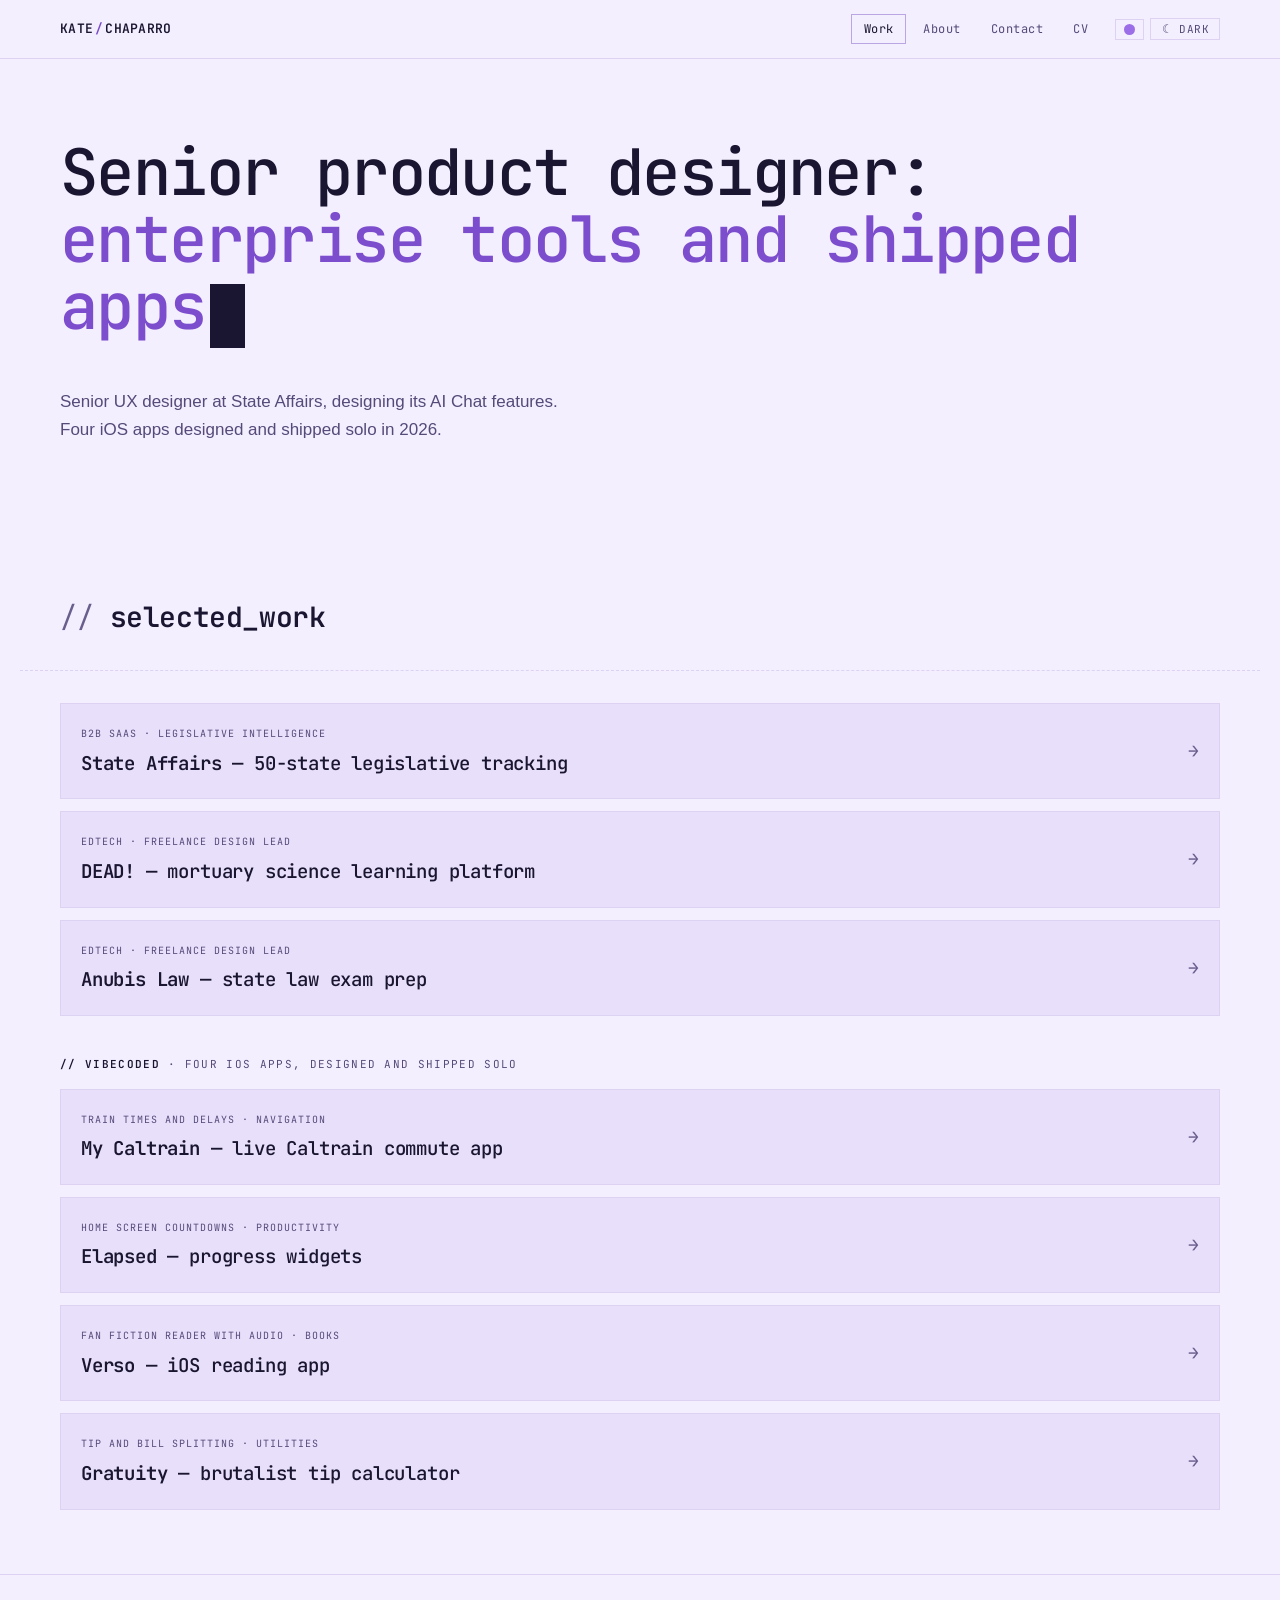
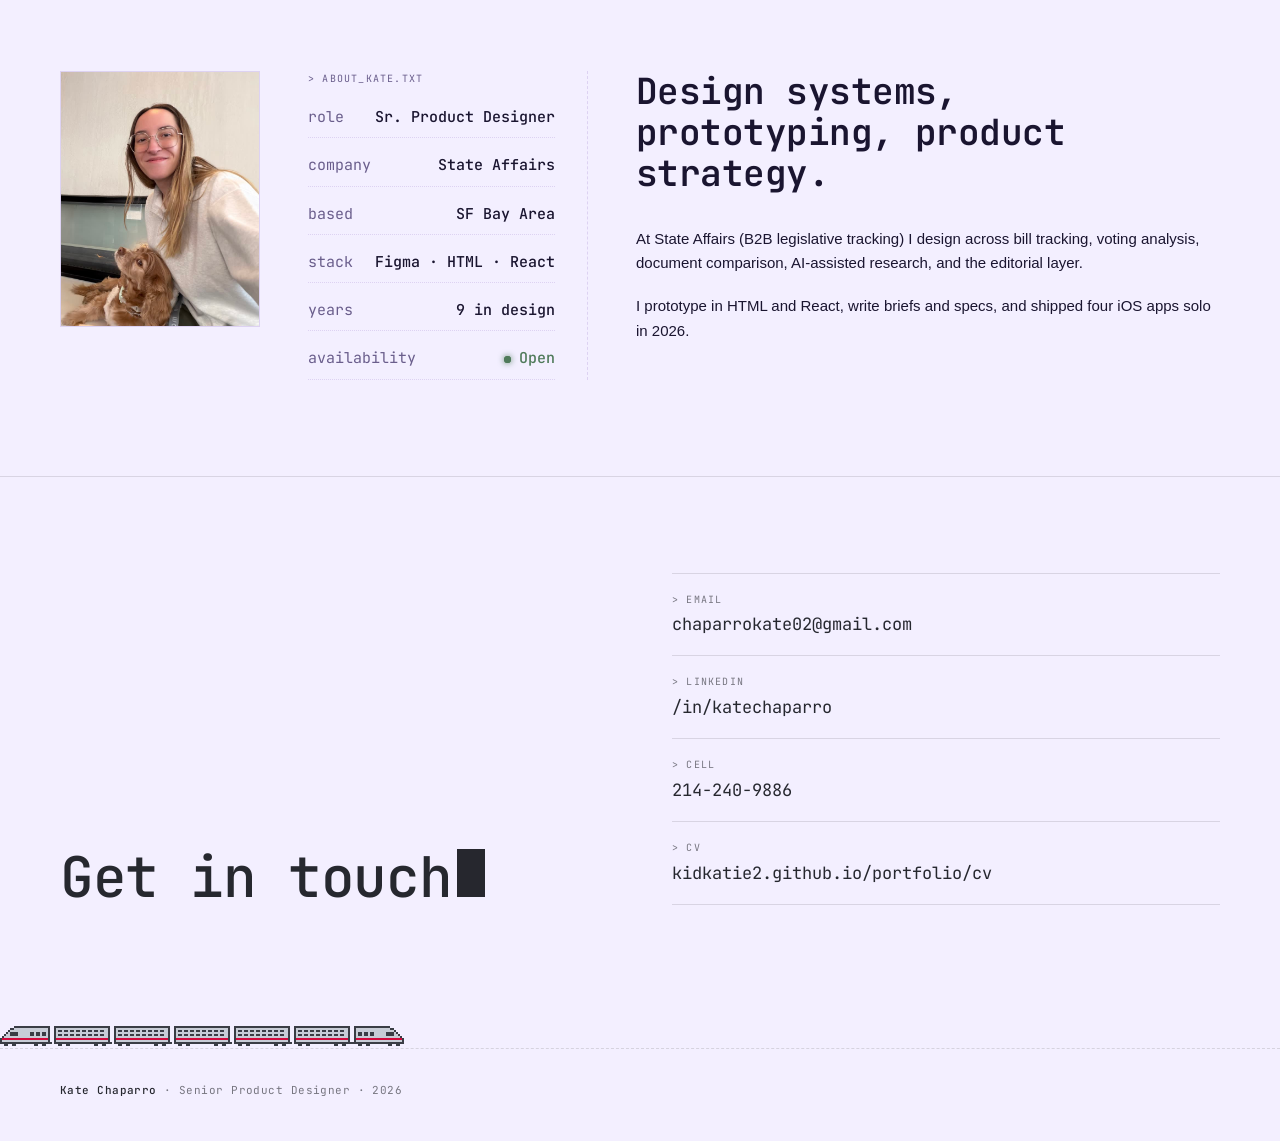
<file: index.html>
<!DOCTYPE html>
<html lang="en">
<head>
<meta charset="UTF-8">
<meta name="viewport" content="width=device-width, initial-scale=1.0">
<title>Kate Chaparro — Senior Product Designer</title>
<meta name="description" content="Portfolio of Kate Chaparro, senior product designer. Senior UX designer at State Affairs, designing its AI Chat features. Four iOS apps designed and shipped solo in 2026.">
<link rel="icon" href="favicon.svg" type="image/svg+xml">
<link rel="canonical" href="https://kidkatie2.github.io/portfolio/">
<meta property="og:type" content="website">
<meta property="og:site_name" content="Kate Chaparro">
<meta property="og:title" content="Kate Chaparro — Senior Product Designer">
<meta property="og:description" content="Senior UX designer at State Affairs, designing its AI Chat features. Four iOS apps designed and shipped solo in 2026.">
<meta property="og:url" content="https://kidkatie2.github.io/portfolio/">
<meta property="og:image" content="https://kidkatie2.github.io/portfolio/images/og-card.png?v=2">
<meta property="og:image:width" content="1200">
<meta property="og:image:height" content="630">
<meta property="og:image:alt" content="Kate Chaparro — Senior product designer: enterprise tools and shipped apps">
<meta name="twitter:card" content="summary_large_image">
<meta name="twitter:title" content="Kate Chaparro — Senior Product Designer">
<meta name="twitter:description" content="Senior UX designer at State Affairs, designing its AI Chat features. Four iOS apps designed and shipped solo in 2026.">
<meta name="twitter:image" content="https://kidkatie2.github.io/portfolio/images/og-card.png?v=2">
<link rel="preconnect" href="https://fonts.googleapis.com">
<link rel="preconnect" href="https://fonts.gstatic.com" crossorigin>
<link href="https://fonts.googleapis.com/css2?family=JetBrains+Mono:wght@400;500;600;700&display=swap" rel="stylesheet">
<link rel="stylesheet" href="assets/theme.css">
<script src="assets/theme.js"></script>
<style>
  :root {
    --bg: #fff0e6;
    --surface: #ffe2d4;
    --surface-deep: #f8d2c0;

    --ink: #101218;
    --ink-2: #784a4e;
    --ink-3: #8a6670;

    --accent: #dd5045;
    --accent-soft: #f8d4d8;

    --status: #5a7a3e;

    --rule: #f5cec0;
    --rule-strong: #e0a89a;

    --mono: 'JetBrains Mono', 'SF Mono', 'IBM Plex Mono', monospace;

    --max: 1240px;
    --gutter: 40px;
  }

  * { box-sizing: border-box; margin: 0; padding: 0; }
  html { scroll-behavior: smooth; }

  body {
    background: var(--bg);
    color: var(--ink);
    font-family: var(--mono);
    font-size: 14px;
    line-height: 1.55;
    -webkit-font-smoothing: antialiased;
  }

  ::selection { background: var(--accent); color: var(--bg); }

  a { color: inherit; text-decoration: none; }

  /* Status bar */
  .statusbar { border-bottom: 1px solid var(--rule); background: var(--bg); position: sticky; top: 0; z-index: 100; }
  .statusbar-inner {
    max-width: var(--max); margin: 0 auto;
    padding: 10px var(--gutter);
    display: flex; align-items: center; justify-content: space-between; gap: 24px;
    font-size: 11px; letter-spacing: 0.04em;
  }
  .status-left { display: flex; gap: 24px; align-items: center; color: var(--ink-3); }
  .status-dot { display: inline-flex; align-items: center; gap: 6px; color: var(--ink-2); }
  .status-dot::before {
    content: ''; width: 7px; height: 7px; border-radius: 50%;
    background: var(--status); box-shadow: 0 0 6px rgba(90,122,62,0.5);
    animation: pulse 2.4s ease-in-out infinite;
  }
  @keyframes pulse { 0%,100% { opacity: 1; } 50% { opacity: 0.55; } }
  .avail-dot { display: inline-block; position: relative; width: 7px; height: 7px; margin-right: 8px; border-radius: 50%; background: currentColor; box-shadow: 0 0 6px currentColor; vertical-align: 0.05em; }
  .avail-dot::after { content: ''; position: absolute; inset: 0; border-radius: 50%; background: currentColor; animation: avail-glow 2s ease-out infinite; }
  @keyframes avail-glow { 0% { transform: scale(1); opacity: 0.6; } 100% { transform: scale(2.8); opacity: 0; } }
  @media (prefers-reduced-motion: reduce) { .avail-dot::after { animation: none; opacity: 0; } }
  .status-time { color: var(--ink-3); font-variant-numeric: tabular-nums; }
  .status-right { display: flex; gap: 4px; align-items: center; color: var(--ink-3); }
  .status-right > span { padding: 0 6px; border-left: 1px solid var(--rule); }
  .status-right > span:first-child { border-left: none; }
  .status-right .theme-toggle { margin-left: 4px; }

  /* Nav */
  .nav { border-bottom: 1px solid var(--rule); background: var(--bg); }
  .nav-inner { max-width: var(--max); margin: 0 auto; padding: 18px var(--gutter); display: flex; align-items: center; justify-content: space-between; }
  .nav-brand { font-size: 13px; font-weight: 600; letter-spacing: 0.02em; color: var(--ink); font-family: var(--mono); }
  .nav-brand .slash { color: var(--accent); margin: 0 2px; }
  .nav-brand:hover { color: var(--accent); }
  .nav-links { display: flex; gap: 4px; list-style: none; }
  .nav-links a {
    font-family: var(--mono); font-size: 12px; letter-spacing: 0.04em;
    color: var(--ink-2); border: 1px solid transparent; padding: 6px 12px;
    transition: all 0.15s; cursor: pointer;
  }
  .nav-links a:hover { color: var(--ink); border-color: var(--rule); }
  .nav-links a.is-active { color: var(--ink); border-color: var(--rule-strong); }
  .nav-links a.ext-link {
    color: var(--accent);
    border-color: var(--accent);
    background: var(--accent-soft);
    font-weight: 500;
  }
  .nav-links a.ext-link:hover {
    color: var(--bg);
    background: var(--accent);
    border-color: var(--accent);
  }

  /* Hero */
  .hero { max-width: var(--max); margin: 0 auto; padding: 80px var(--gutter) 56px; }
  .hero-tag {
    display: inline-flex; align-items: center; gap: 10px;
    font-size: 11px; letter-spacing: 0.08em; color: var(--ink-2);
    margin-bottom: 48px; padding: 6px 12px 6px 10px;
    background: var(--surface); border: 1px solid var(--rule);
  }
  .hero-tag::before { content: '●'; color: var(--ink-3); font-size: 10px; }
  .hero h1 {
    font-family: var(--mono); font-size: 64px; font-weight: 500;
    line-height: 1.05; letter-spacing: -0.025em;
    margin-bottom: 40px; max-width: 1100px; color: var(--ink);
  }
  .hero h1 .accent { color: var(--accent); }
  .hero h1 .cursor {
    display: inline-block; width: 0.55em; height: 1em;
    background: var(--ink); vertical-align: text-bottom; margin-left: 4px;
    animation: blink 1.1s step-end infinite;
  }
  @keyframes blink { 0%,50% { opacity: 1; } 51%,100% { opacity: 0; } }
  .hero-lead, .about-content p { font-family: -apple-system, BlinkMacSystemFont, 'Inter', 'Segoe UI', Helvetica, Arial, sans-serif; }
  .hero-lead { font-size: 17px; line-height: 1.6; color: var(--ink-2); max-width: 1100px; }

  /* Manifest */
  .manifest { border-top: 1px solid var(--rule); border-bottom: 1px solid var(--rule); background: var(--surface); }
  .manifest-inner {
    max-width: var(--max); margin: 0 auto;
    padding: 18px var(--gutter);
    display: grid; grid-template-columns: repeat(5, 1fr); gap: 24px;
    font-size: 14px;
  }
  .manifest-item { display: flex; flex-direction: column; gap: 2px; }
  .manifest-label { color: var(--ink-3); letter-spacing: 0.06em; }
  .manifest-label::before { content: '> '; color: var(--accent); }
  .manifest-value { color: var(--ink); font-weight: 500; }

  /* Section heading */
  .section-head {
    max-width: var(--max); margin: 0 auto;
    padding: 96px var(--gutter) 32px;
    display: flex; align-items: end; justify-content: space-between; gap: 32px;
    border-bottom: 1px dashed var(--rule);
  }
  .section-head h2 { font-family: var(--mono); font-size: 28px; font-weight: 600; letter-spacing: -0.015em; }
  .section-head h2::before { content: '// '; color: var(--ink-3); font-weight: 400; }
  .section-head-meta { font-size: 11px; letter-spacing: 0.06em; color: var(--ink-3); text-align: right; line-height: 1.5; }
  .section-head-meta strong { color: var(--ink); font-weight: 500; }

  /* Cards */
  .cards {
    max-width: var(--max); margin: 0 auto;
    padding: 32px var(--gutter) 64px;
    display: grid; grid-template-columns: 1fr; gap: 12px;
  }
  .card {
    background: var(--surface); border: 1px solid var(--rule);
    font-family: var(--mono); color: inherit; text-align: left;
    transition: transform 0.2s ease, border-color 0.2s;
    display: flex;
  }
  .card:hover { transform: translateY(-2px); border-color: var(--accent); }
  .card-bd {
    flex: 1; padding: 22px 20px;
    display: grid; grid-template-columns: 1fr auto; grid-template-rows: auto 1fr; column-gap: 16px; align-items: end;
  }
  .card-cat {
    grid-column: 1;
    font-size: 10px; letter-spacing: 0.1em; text-transform: uppercase;
    color: var(--ink-2); margin-bottom: 10px;
  }
  .card-title {
    font-size: 19px; font-weight: 500; line-height: 1.3; letter-spacing: -0.01em;
    color: var(--ink);
  }
  .card-title .accent { color: var(--ink); font-weight: 600; }
  .cards-subhead {
    margin-top: 28px; padding-bottom: 4px;
    font-size: 11px; letter-spacing: 0.12em; text-transform: uppercase; color: var(--ink-2);
  }
  .cards-subhead strong { color: var(--ink); font-weight: 600; }
  .card-arrow { grid-column: 2; grid-row: 1 / -1; align-self: center; color: var(--ink-3); font-size: 18px; transition: transform 0.18s ease, color 0.18s; }
  .card:hover .card-arrow { color: var(--accent); }
  .card:hover .card-arrow { transform: translateX(4px); }

  /* About */
  .about-wrap { border-top: 1px solid var(--rule); background: var(--bg); }
  .about {
    max-width: var(--max); margin: 0 auto;
    padding: 96px var(--gutter);
    display: grid; grid-template-columns: 280px 1fr; gap: 64px;
  }
  .about-side { border-right: 1px dashed var(--rule); padding-right: 32px; }
  .about.has-photo { grid-template-columns: 200px 280px 1fr; gap: 48px; }
  .about-photo { margin: 0; }
  @media (max-width: 1100px) {
    .about.has-photo { grid-template-columns: 200px 1fr; }
    .about.has-photo .about-content { grid-column: 1 / -1; }
  }
  .about-photo img { display: block; width: 100%; height: auto; aspect-ratio: 720 / 922; object-fit: cover; border: 1px solid var(--rule); }
  .about-side-label { font-size: 10px; letter-spacing: 0.12em; text-transform: uppercase; color: var(--ink-3); margin-bottom: 20px; }
  .about-side-label::before { content: '> '; color: var(--ink-3); }
  .about-stats { display: flex; flex-direction: column; gap: 16px; font-size: 15px; }
  .about-stat { display: flex; justify-content: space-between; border-bottom: 1px dotted var(--rule); padding-bottom: 8px; }
  .about-stat-label { color: var(--ink-3); }
  .about-stat-value { color: var(--ink); font-weight: 500; }
  .about-content h2 {
    font-family: var(--mono); font-size: 36px; font-weight: 600;
    line-height: 1.15; letter-spacing: -0.015em; margin-bottom: 32px;
    color: var(--ink); max-width: 720px;
  }
  .about-content h2 .accent { color: inherit; }
  .about-content p { font-size: 15px; line-height: 1.65; margin-bottom: 18px; color: var(--ink); max-width: 620px; }
  .about-content p:last-child { margin-bottom: 0; }

  /* Contact */
  /* Contact + Footer — scoped accent override (orange instead of coral on dark grounds) */
  .contact, footer { --accent: #ff8a3d; }

  .contact { background: var(--ink); color: var(--bg); border-top: 1px solid var(--rule-strong); }
  .contact-inner {
    max-width: var(--max); margin: 0 auto;
    padding: 96px var(--gutter);
    display: grid; grid-template-columns: 1fr 1fr; gap: 64px; align-items: end;
  }
  .contact-headline {
    font-family: var(--mono); font-size: 56px; font-weight: 500;
    line-height: 1.0; letter-spacing: -0.025em; color: var(--bg);
  }
  .contact-headline .accent { color: inherit; }
  .contact-headline .cursor {
    display: inline-block; width: 0.5em; height: 0.85em;
    background: currentColor; margin-left: 6px; vertical-align: baseline;
    animation: blink 1.1s step-end infinite;
  }
  .contact-meta { display: flex; flex-direction: column; gap: 0; }
  .contact-row { display: flex; flex-direction: column; gap: 4px; padding: 18px 0; border-bottom: 1px solid #1f2230; }
  .contact-row:first-child { border-top: 1px solid #1f2230; }
  .contact-row-label { font-family: var(--mono); font-size: 10px; letter-spacing: 0.12em; text-transform: uppercase; color: #7a85a0; }
  .contact-row-label::before { content: '> '; color: inherit; }
  .contact-row a { font-family: var(--mono); font-size: 17px; color: var(--bg); transition: color 0.15s; }
  .contact-row a:hover { color: var(--accent); }

  /* Footer */
  footer { background: var(--ink); color: #7a85a0; border-top: 1px solid #1f2230; }
  .footer-inner {
    max-width: var(--max); margin: 0 auto;
    padding: 32px var(--gutter) 40px;
    display: grid; grid-template-columns: 1fr auto; gap: 32px; align-items: end;
    font-family: var(--mono); font-size: 11px; letter-spacing: 0.04em;
  }
  .footer-meta { line-height: 1.7; }
  .footer-meta strong { color: var(--bg); font-weight: 500; }
  .footer-socials { display: flex; gap: 20px; }
  .footer-socials a { color: #9aa5c0; transition: color 0.15s; text-transform: uppercase; letter-spacing: 0.1em; }
  .footer-socials a:hover { color: var(--accent); }

  /* Responsive */
  @media (max-width: 1100px) { .cards { gap: 12px; } }
  @media (max-width: 900px) {
    :root { --gutter: 28px; }
    .hero h1 { font-size: 48px; }
    .manifest-inner { grid-template-columns: repeat(3, 1fr); gap: 16px; }
    .about, .about.has-photo { grid-template-columns: 1fr; gap: 40px; }
    .about-photo { max-width: 220px; }
    .about-side { border-right: none; padding-right: 0; padding-bottom: 32px; border-bottom: 1px dashed var(--rule); }
    .about-content h2 { font-size: 28px; }
    .contact-inner { grid-template-columns: 1fr; gap: 40px; }
    .contact-headline { font-size: 40px; }
    .cards { grid-template-columns: 1fr; }
  }
  @media (max-width: 560px) {
    :root { --gutter: 20px; }
    .statusbar-inner { font-size: 10px; gap: 12px; padding: 8px var(--gutter); }
    .status-left { gap: 12px; }
    .status-right > span:not(:last-of-type) { display: none; }
    .nav-inner { padding: 14px var(--gutter); }
    .nav-links { gap: 0; }
    .nav-links a { padding: 5px 8px; font-size: 11px; }
    .hero { padding: 48px var(--gutter) 36px; }
    .hero h1 { font-size: 30px; line-height: 1.08; }
    .hero-tag { margin-bottom: 28px; }
    .manifest-inner { grid-template-columns: 1fr 1fr; padding: 14px var(--gutter); }
    .section-head { padding: 64px var(--gutter) 16px; flex-direction: column; align-items: flex-start; gap: 8px; }
    .section-head h2 { font-size: 22px; }
    .section-head-meta { text-align: left; }
    .about { padding: 64px var(--gutter); }
    .about-content h2 { font-size: 24px; }
    .contact-inner { padding: 64px var(--gutter); }
    .contact-headline { font-size: 28px; }
    .footer-inner { grid-template-columns: 1fr; gap: 16px; padding: 24px var(--gutter) 32px; }
  }




/* DARK_MODE_BLOCK_V3 */
/* ============================================================
   DARK MODE — inlined per-page for bulletproof cascade.
   :root[data-theme="dark"] specificity (0,1,1) > :root (0,0,1)
   Flips both unprefixed (page chrome + content) and kc- (shell chrome).
   ============================================================ */
:root[data-theme="dark"] {
  --bg: #0e1118;
  --surface: #181c26;
  --surface-deep: #1f2330;
  --ink: #e8ecf5;
  --ink-2: #a8b0c4;
  --ink-3: #6a7088;
  --accent: #dd5045;
  --accent-soft: #4a2028;
  --status: #88b070;
  --rule: #252a38;
  --rule-strong: #363c4e;
  --kc-bg: #0e1118;
  --kc-surface: #181c26;
  --kc-ink: #e8ecf5;
  --kc-ink-2: #a8b0c4;
  --kc-ink-3: #6a7088;
  --kc-accent: #dd5045;
  --kc-status: #88b070;
  --kc-rule: #252a38;
  --kc-rule-strong: #363c4e;
}
:root[data-theme="dark"] .contact,
:root[data-theme="dark"] footer,
:root[data-theme="dark"] .kc-contact,
:root[data-theme="dark"] .kc-shell-footer,
:root[data-theme="dark"] .kc-footer {
  background: #080a10;
  border-top-color: #1a1d28;
}
:root[data-theme="dark"] .contact-row,
:root[data-theme="dark"] .kc-contact-row { border-bottom-color: #1a1d28; }
:root[data-theme="dark"] .contact-row:first-child,
:root[data-theme="dark"] .kc-contact-row:first-child { border-top-color: #1a1d28; }

</style>
<style>
  /* Footer follows the light theme */
  :root:not([data-theme="dark"]) footer:not(.sa-end),
  :root:not([data-theme="dark"]) .kc-shell-footer,
  :root:not([data-theme="dark"]) .kc-footer { background: transparent; color: rgba(16,18,24,0.55); border-top: 1px solid rgba(16,18,24,0.12); }
  :root:not([data-theme="dark"]) .footer-meta strong,
  :root:not([data-theme="dark"]) .kc-shell-footer-meta strong,
  :root:not([data-theme="dark"]) .kc-footer-meta strong { color: rgba(16,18,24,0.9); }
  :root:not([data-theme="dark"]) .footer-socials a,
  :root:not([data-theme="dark"]) .kc-shell-footer-socials a,
  :root:not([data-theme="dark"]) .kc-footer-socials a { color: rgba(16,18,24,0.7); }
  :root:not([data-theme="dark"]) .contact,
  :root:not([data-theme="dark"]) .kc-contact { background: transparent; color: rgba(16,18,24,0.9); border-top: 1px solid rgba(16,18,24,0.12); }
  :root:not([data-theme="dark"]) .contact-headline,
  :root:not([data-theme="dark"]) .kc-contact-headline,
  :root:not([data-theme="dark"]) .contact-row a,
  :root:not([data-theme="dark"]) .kc-contact-row a { color: rgba(16,18,24,0.9); }
  :root:not([data-theme="dark"]) .contact-row a:hover { color: var(--accent); }
  :root:not([data-theme="dark"]) .kc-contact-row a:hover { color: var(--kc-accent); }
  :root:not([data-theme="dark"]) .contact-row-label,
  :root:not([data-theme="dark"]) .kc-contact-row-label { color: rgba(16,18,24,0.55); }
  :root:not([data-theme="dark"]) .contact-row,
  :root:not([data-theme="dark"]) .kc-contact-row { border-color: rgba(16,18,24,0.12); }
  :root:not([data-theme="dark"]) .contact,
  :root:not([data-theme="dark"]) footer { --accent: #c2410c; }
  :root:not([data-theme="dark"]) .kc-contact,
  :root:not([data-theme="dark"]) .kc-shell-footer,
  :root:not([data-theme="dark"]) .kc-footer { --kc-accent: #c2410c; }
  :root[data-theme="dark"] .footer-meta strong,
  :root[data-theme="dark"] .kc-footer-meta strong,
  :root[data-theme="dark"] .kc-shell-footer-meta strong { color: #e8ecf5; }
  .nav-toggle-li { display: flex; align-items: center; margin-left: 10px; }
  .nav-toggle-li button { margin: 0; }
  @media (max-width: 560px) {
    .nav-toggle-li { margin-left: 2px; }
    .theme-toggle .label, .kc-theme-toggle .label { display: none; }
    .theme-toggle, .kc-theme-toggle { padding-left: 8px; padding-right: 8px; }
  }
</style>
</head>
<body>


<nav class="nav">
  <div class="nav-inner">
    <a class="nav-brand" href="index.html">KATE<span class="slash">/</span>CHAPARRO</a>
    <ul class="nav-links">
      <li><a href="index.html" class="is-active">Work</a></li>
      <li><a href="#about-section">About</a></li>
      <li><a href="#contact-section">Contact</a></li>
      <li><a href="cv.html">CV</a></li>
      <li class="nav-toggle-li"><button class="theme-toggle" data-theme-toggle aria-label="Toggle theme">
              <span class="icon">☾</span>
              <span class="label">DARK</span>
            </button></li>
    </ul>
  </div>
</nav>

<header class="hero">
  <h1>Senior product designer: <span class="accent">enterprise tools and shipped apps</span><span class="cursor"></span></h1>
  <p class="hero-lead">
    Senior UX designer at State Affairs, designing its AI Chat features.<br>
    Four iOS apps designed and shipped solo in 2026.
  </p>
</header>


<div class="section-head">
  <h2>selected_work</h2>
</div>

<section class="cards">

  <a class="card is-live" href="state-affairs.html">
    <div class="card-bd">
      <div class="card-cat">B2B SaaS · Legislative Intelligence</div>
      <div class="card-title"><span class="accent">State Affairs</span> — 50-state legislative tracking</div>
      <span class="card-arrow" aria-hidden="true">→</span>
    </div>
  </a>

  <a class="card is-live" href="dead/index.html">
    <div class="card-bd">
      <div class="card-cat">Edtech · Freelance design lead</div>
      <div class="card-title"><span class="accent">DEAD!</span> — mortuary science learning platform</div>
      <span class="card-arrow" aria-hidden="true">→</span>
    </div>
  </a>

  <a class="card is-live" href="anubis.html">
    <div class="card-bd">
      <div class="card-cat">Edtech · Freelance design lead</div>
      <div class="card-title"><span class="accent">Anubis Law</span> — state law exam prep</div>
      <span class="card-arrow" aria-hidden="true">→</span>
    </div>
  </a>

  <div class="cards-subhead"><strong>// Vibecoded</strong> · four iOS apps, designed and shipped solo</div>

  <a class="card is-live" href="caltrain.html">
    <div class="card-bd">
      <div class="card-cat">Train times and delays · Navigation</div>
      <div class="card-title"><span class="accent">My Caltrain</span> — live Caltrain commute app</div>
      <span class="card-arrow" aria-hidden="true">→</span>
    </div>
  </a>

  <a class="card is-live" href="elapsed.html">
    <div class="card-bd">
      <div class="card-cat">Home Screen countdowns · Productivity</div>
      <div class="card-title"><span class="accent">Elapsed</span> — progress widgets</div>
      <span class="card-arrow" aria-hidden="true">→</span>
    </div>
  </a>

  <a class="card is-live" href="verso.html">
    <div class="card-bd">
      <div class="card-cat">Fan fiction reader with audio · Books</div>
      <div class="card-title"><span class="accent">Verso</span> — iOS reading app</div>
      <span class="card-arrow" aria-hidden="true">→</span>
    </div>
  </a>

  <a class="card is-live" href="gratuity.html">
    <div class="card-bd">
      <div class="card-cat">Tip and bill splitting · Utilities</div>
      <div class="card-title"><span class="accent">Gratuity</span> — brutalist tip calculator</div>
      <span class="card-arrow" aria-hidden="true">→</span>
    </div>
  </a>

</section>

<div class="about-wrap" id="about-section">
  <section class="about has-photo">
    <figure class="about-photo"><img src="images/about/kate.jpg" width="720" height="922" alt="Kate Chaparro with her dog" loading="lazy"></figure>
    <aside class="about-side">
      <div class="about-side-label">about_kate.txt</div>
      <div class="about-stats">
        <div class="about-stat"><span class="about-stat-label">role</span><span class="about-stat-value">Sr. Product Designer</span></div>
        <div class="about-stat"><span class="about-stat-label">company</span><span class="about-stat-value">State Affairs</span></div>
        <div class="about-stat"><span class="about-stat-label">based</span><span class="about-stat-value">SF Bay Area</span></div>
        <div class="about-stat"><span class="about-stat-label">stack</span><span class="about-stat-value">Figma · HTML · React</span></div>
        <div class="about-stat"><span class="about-stat-label">years</span><span class="about-stat-value">9 in design</span></div>
        <div class="about-stat"><span class="about-stat-label">availability</span><span class="about-stat-value" style="color: var(--status);"><span class="avail-dot" aria-hidden="true"></span>Open</span></div>
      </div>
    </aside>
    <div class="about-content">
      <h2>Design systems, prototyping, <span class="accent">product strategy.</span></h2>
      <p>At State Affairs (B2B legislative tracking) I design across bill tracking, voting analysis, document comparison, AI-assisted research, and the editorial layer.</p>
      <p>I prototype in HTML and React, write briefs and specs, and shipped four iOS apps solo in 2026.</p>
    </div>
  </section>
</div>

<section class="contact" id="contact-section">
  <div class="contact-inner">
    <h2 class="contact-headline">Get in <span class="accent">touch</span><span class="cursor"></span></h2>
    <div class="contact-meta">
      <div class="contact-row">
        <span class="contact-row-label">email</span>
        <a href="mailto:chaparrokate02@gmail.com">chaparrokate02@gmail.com</a>
      </div>
      <div class="contact-row">
        <span class="contact-row-label">linkedin</span>
        <a href="https://www.linkedin.com/in/katechaparro/" target="_blank" rel="noopener">/in/katechaparro</a>
      </div>
      <div class="contact-row">
        <span class="contact-row-label">cell</span>
        <a href="tel:+12142409886">214-240-9886</a>
      </div>
      <div class="contact-row">
        <span class="contact-row-label">cv</span>
        <a href="cv.html">kidkatie2.github.io/portfolio/cv</a>
      </div>
    </div>
  </div>
</section>

<footer>
  <div class="footer-inner">
    <div class="footer-meta">
      <strong>Kate Chaparro</strong> · Senior Product Designer · 2026
    </div>
  </div>
</footer>

<script>
  function updateTime() {
    const now = new Date();
    const opts = { timeZone: 'America/Los_Angeles', hour12: false, hour: '2-digit', minute: '2-digit', second: '2-digit' };
    const t = new Intl.DateTimeFormat('en-US', opts).format(now);
    const el = document.getElementById('status-time');
    if (el) el.textContent = t + ' PT';
  }
  updateTime();
  setInterval(updateTime, 1000);
</script>

<script src="assets/flair.js" defer></script>
<script data-goatcounter="https://tesoro.goatcounter.com/count" async src="https://gc.zgo.at/count.js"></script>
</body>
</html>
</file>
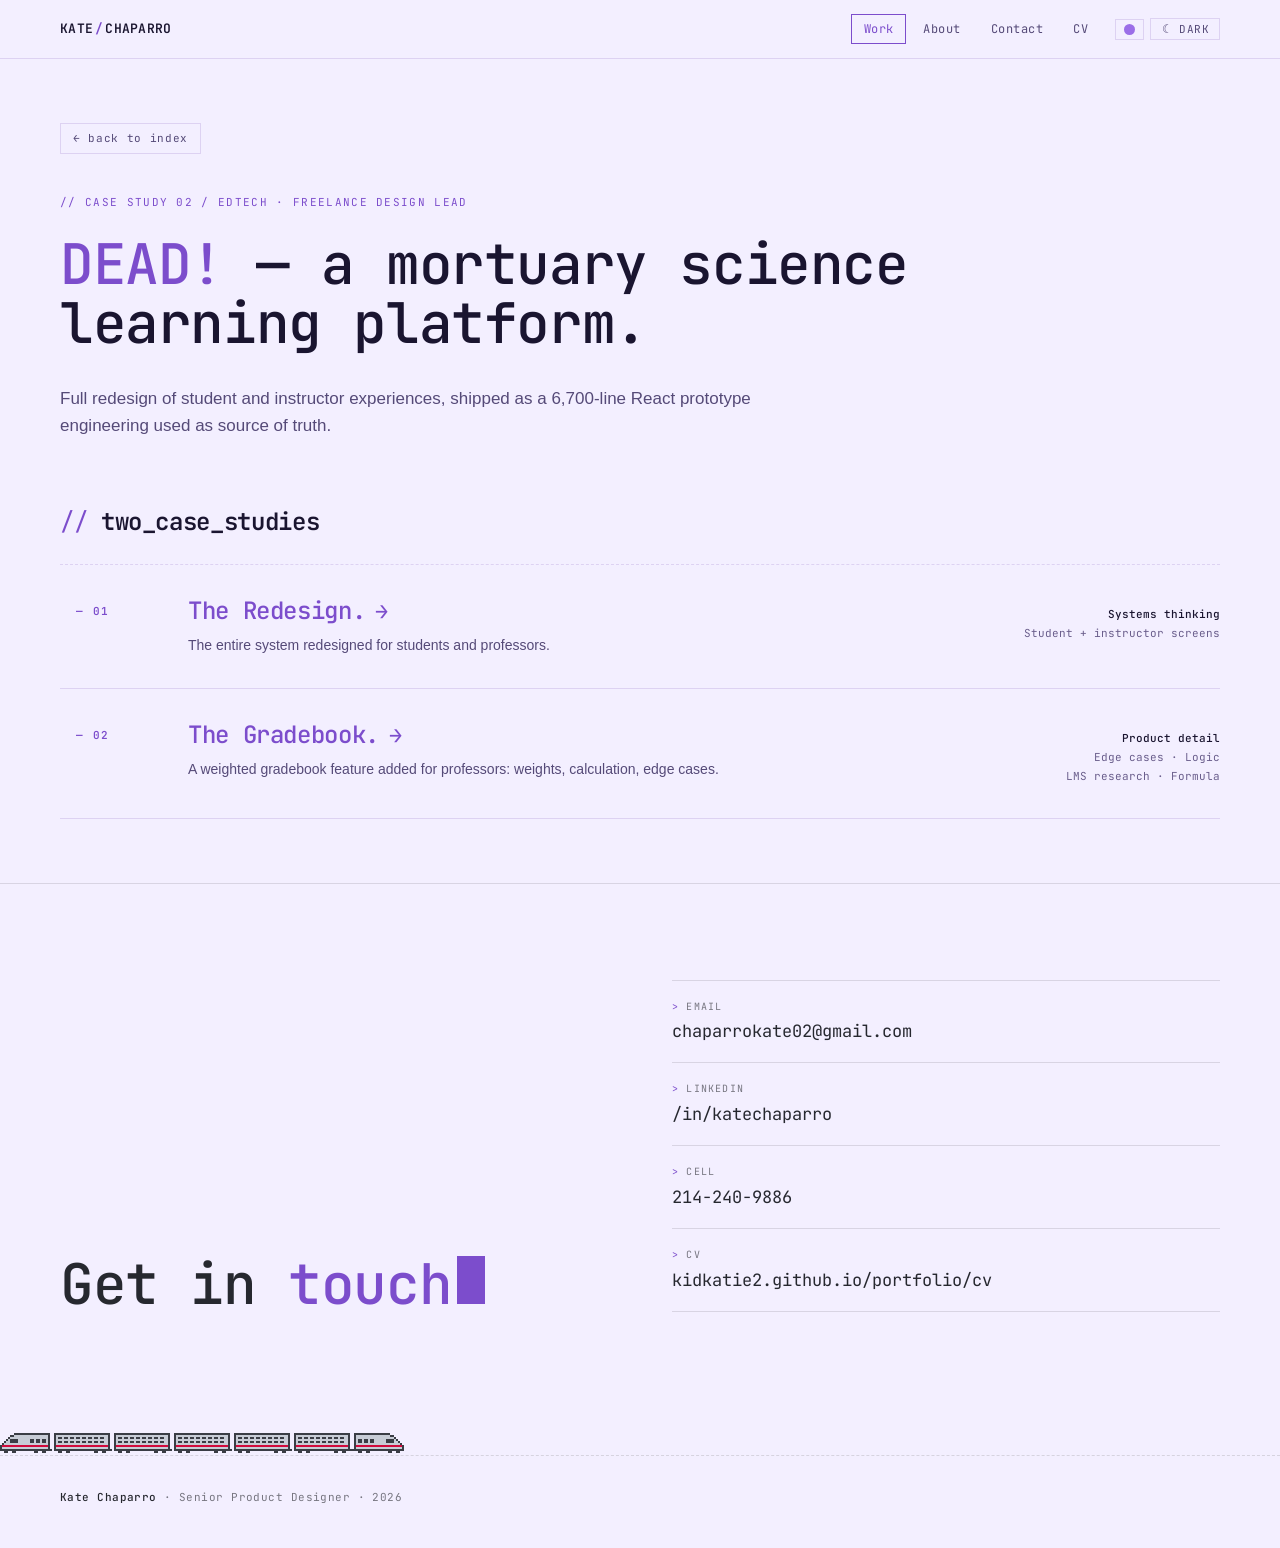
<file: dead/index.html>
<!DOCTYPE html>
<html lang="en">
<head>
<meta charset="UTF-8">
<meta name="viewport" content="width=device-width, initial-scale=1.0">
<title>DEAD! — two case studies · Kate Chaparro</title>
<meta name="description" content="Redesigning DEAD!, a learning platform for mortuary science — two case studies across student and instructor experiences, shipped as a 6,700-line React prototype.">
<link rel="icon" href="../favicon.svg" type="image/svg+xml">
<link rel="canonical" href="https://kidkatie2.github.io/portfolio/dead/">
<meta property="og:type" content="article">
<meta property="og:site_name" content="Kate Chaparro">
<meta property="og:title" content="DEAD! — Redesigning a mortuary-science learning platform">
<meta property="og:description" content="A complete redesign across student and instructor experiences — two case studies, shipped as a 6,700-line React prototype.">
<meta property="og:url" content="https://kidkatie2.github.io/portfolio/dead/">
<meta property="og:image" content="https://kidkatie2.github.io/portfolio/images/og-card.png?v=2">
<meta property="og:image:width" content="1200">
<meta property="og:image:height" content="630">
<meta property="og:image:alt" content="Kate Chaparro — Senior Product Designer">
<meta name="twitter:card" content="summary_large_image">
<meta name="twitter:title" content="DEAD! — Redesigning a mortuary-science learning platform">
<meta name="twitter:description" content="A complete redesign across student and instructor experiences — two case studies, shipped as a 6,700-line React prototype.">
<meta name="twitter:image" content="https://kidkatie2.github.io/portfolio/images/og-card.png?v=2">
<link rel="preconnect" href="https://fonts.googleapis.com">
<link rel="preconnect" href="https://fonts.gstatic.com" crossorigin>
<link href="https://fonts.googleapis.com/css2?family=JetBrains+Mono:wght@400;500;600;700&display=swap" rel="stylesheet">
<link rel="stylesheet" href="../assets/shell.css">
<link rel="stylesheet" href="../assets/theme.css">
<script src="../assets/theme.js"></script>
<style>
  /* DEAD! index page-specific styles */
  .studies {
    max-width: var(--max);
    margin: 0 auto;
    padding: 32px var(--gutter) 64px;
  }
  .studies-head {
    padding-bottom: 24px;
    border-bottom: 1px dashed var(--rule);
    margin-bottom: 0;
    display: flex;
    align-items: end;
    justify-content: space-between;
    gap: 32px;
  }
  .studies-head h2 {
    font-family: var(--mono);
    font-size: 24px;
    font-weight: 600;
    letter-spacing: -0.015em;
  }
  .studies-head h2::before { content: '// '; color: var(--accent); font-weight: 400; }
  .studies-head .meta {
    font-size: 11px;
    letter-spacing: 0.06em;
    color: var(--ink-3);
    text-align: right;
    line-height: 1.5;
  }
  .studies-head .meta strong { color: var(--ink); font-weight: 500; }

  .study {
    position: relative;
    display: grid;
    grid-template-columns: 80px 1fr 200px;
    gap: 32px;
    align-items: start;
    padding: 32px 0 32px 16px;
    border-bottom: 1px solid var(--rule);
    transition: background 0.2s, padding 0.2s, box-shadow 0.2s;
  }
  .study::before {
    content: '';
    position: absolute;
    left: 0;
    top: 0;
    bottom: 0;
    width: 3px;
    background: var(--accent);
    transform: scaleX(0);
    transform-origin: left center;
    transition: transform 0.2s ease-out;
  }
  .study:hover {
    background: var(--surface);
    padding-left: 24px;
    padding-right: 16px;
  }
  .study:hover::before { transform: scaleX(1); }
  .study:hover .study-title { text-decoration: underline; text-underline-offset: 4px; text-decoration-thickness: 1px; }
  .study:hover .study-title-arrow { transform: translateX(8px) scale(1.15); }

  .study-num {
    font-size: 11px;
    letter-spacing: 0.12em;
    color: var(--accent);
    font-weight: 600;
    text-transform: uppercase;
    padding-top: 6px;
  }
  .study-body {}
  .study-title {
    font-family: var(--mono);
    font-size: 24px;
    font-weight: 500;
    line-height: 1.2;
    letter-spacing: -0.015em;
    color: var(--accent);
    margin-bottom: 8px;
    transition: color 0.2s;
  }
  .study-title .accent { color: var(--accent); }
  .study-title-arrow {
    display: inline-block;
    margin-left: 10px;
    color: var(--accent);
    font-size: 22px;
    font-weight: 500;
    transition: transform 0.2s ease-out;
    transform-origin: left center;
  }
  .study-desc {
    font-size: 14px;
    line-height: 1.6;
    color: var(--ink-2);
    max-width: 580px;
  }
  .study-side {
    text-align: right;
    padding-top: 8px;
    font-size: 11px;
    line-height: 1.7;
    color: var(--ink-3);
  }
  .study-side strong { color: var(--ink); font-weight: 500; display: block; }

  /* About this project - context block */
  .context {
    border-top: 1px solid var(--rule);
    background: var(--bg);
  }
  .context-inner {
    max-width: var(--max);
    margin: 0 auto;
    padding: 80px var(--gutter);
    display: grid;
    grid-template-columns: 200px 1fr;
    gap: 64px;
  }
  .context-label {
    font-size: 10px;
    letter-spacing: 0.12em;
    text-transform: uppercase;
    color: var(--ink-3);
    padding-top: 6px;
  }
  .context-label::before { content: '> '; color: var(--accent); }
  .context-content p {
    font-size: 16px;
    line-height: 1.65;
    color: var(--ink);
    margin-bottom: 16px;
    max-width: 720px;
  }
  .context-content p:last-child { margin-bottom: 0; }
  .context-content .accent { color: var(--accent); }

  @media (max-width: 900px) {
    .study { grid-template-columns: 60px 1fr; gap: 16px; }
    .study-side { grid-column: 2; text-align: left; padding-top: 4px; }
    .context-inner { grid-template-columns: 1fr; gap: 24px; padding: 56px var(--gutter); }
  }
  @media (max-width: 560px) {
    .study { grid-template-columns: 1fr; gap: 4px; padding: 24px 0; }
    .study-side { grid-column: 1; }
    .study:hover { padding-left: 0; padding-right: 0; }
    .studies-head { flex-direction: column; align-items: flex-start; gap: 8px; }
    .studies-head .meta { text-align: left; }
  }




/* DARK_MODE_BLOCK_V3 */
/* ============================================================
   DARK MODE — inlined per-page for bulletproof cascade.
   :root[data-theme="dark"] specificity (0,1,1) > :root (0,0,1)
   Flips both unprefixed (page chrome + content) and kc- (shell chrome).
   ============================================================ */
:root[data-theme="dark"] {
  --bg: #0e1118;
  --surface: #181c26;
  --surface-deep: #1f2330;
  --ink: #e8ecf5;
  --ink-2: #a8b0c4;
  --ink-3: #6a7088;
  --accent: #dd5045;
  --accent-soft: #4a2028;
  --status: #88b070;
  --rule: #252a38;
  --rule-strong: #363c4e;
  --kc-bg: #0e1118;
  --kc-surface: #181c26;
  --kc-ink: #e8ecf5;
  --kc-ink-2: #a8b0c4;
  --kc-ink-3: #6a7088;
  --kc-accent: #dd5045;
  --kc-status: #88b070;
  --kc-rule: #252a38;
  --kc-rule-strong: #363c4e;
}
:root[data-theme="dark"] .contact,
:root[data-theme="dark"] footer,
:root[data-theme="dark"] .kc-contact,
:root[data-theme="dark"] .kc-shell-footer,
:root[data-theme="dark"] .kc-footer {
  background: #080a10;
  border-top-color: #1a1d28;
}
:root[data-theme="dark"] .contact-row,
:root[data-theme="dark"] .kc-contact-row { border-bottom-color: #1a1d28; }
:root[data-theme="dark"] .contact-row:first-child,
:root[data-theme="dark"] .kc-contact-row:first-child { border-top-color: #1a1d28; }

</style>
<style>
  /* Footer follows the light theme */
  :root:not([data-theme="dark"]) footer:not(.sa-end),
  :root:not([data-theme="dark"]) .kc-shell-footer,
  :root:not([data-theme="dark"]) .kc-footer { background: transparent; color: rgba(16,18,24,0.55); border-top: 1px solid rgba(16,18,24,0.12); }
  :root:not([data-theme="dark"]) .footer-meta strong,
  :root:not([data-theme="dark"]) .kc-shell-footer-meta strong,
  :root:not([data-theme="dark"]) .kc-footer-meta strong { color: rgba(16,18,24,0.9); }
  :root:not([data-theme="dark"]) .footer-socials a,
  :root:not([data-theme="dark"]) .kc-shell-footer-socials a,
  :root:not([data-theme="dark"]) .kc-footer-socials a { color: rgba(16,18,24,0.7); }
  :root:not([data-theme="dark"]) .contact,
  :root:not([data-theme="dark"]) .kc-contact { background: transparent; color: rgba(16,18,24,0.9); border-top: 1px solid rgba(16,18,24,0.12); }
  :root:not([data-theme="dark"]) .contact-headline,
  :root:not([data-theme="dark"]) .kc-contact-headline,
  :root:not([data-theme="dark"]) .contact-row a,
  :root:not([data-theme="dark"]) .kc-contact-row a { color: rgba(16,18,24,0.9); }
  :root:not([data-theme="dark"]) .contact-row a:hover { color: var(--accent); }
  :root:not([data-theme="dark"]) .kc-contact-row a:hover { color: var(--kc-accent); }
  :root:not([data-theme="dark"]) .contact-row-label,
  :root:not([data-theme="dark"]) .kc-contact-row-label { color: rgba(16,18,24,0.55); }
  :root:not([data-theme="dark"]) .contact-row,
  :root:not([data-theme="dark"]) .kc-contact-row { border-color: rgba(16,18,24,0.12); }
  :root:not([data-theme="dark"]) .contact,
  :root:not([data-theme="dark"]) footer { --accent: #c2410c; }
  :root:not([data-theme="dark"]) .kc-contact,
  :root:not([data-theme="dark"]) .kc-shell-footer,
  :root:not([data-theme="dark"]) .kc-footer { --kc-accent: #c2410c; }
  :root[data-theme="dark"] .footer-meta strong,
  :root[data-theme="dark"] .kc-footer-meta strong,
  :root[data-theme="dark"] .kc-shell-footer-meta strong { color: #e8ecf5; }
  .nav-toggle-li { display: flex; align-items: center; margin-left: 10px; }
  .nav-toggle-li button { margin: 0; }
  @media (max-width: 560px) {
    .nav-toggle-li { margin-left: 2px; }
    .theme-toggle .label, .kc-theme-toggle .label { display: none; }
    .theme-toggle, .kc-theme-toggle { padding-left: 8px; padding-right: 8px; }
  }
</style>
</head>
<body>


<nav class="nav">
  <div class="nav-inner">
    <a class="nav-brand" href="../index.html">KATE<span class="slash">/</span>CHAPARRO</a>
    <ul class="nav-links">
      <li><a href="../index.html" class="is-active">Work</a></li>
      <li><a href="../index.html#about-section">About</a></li>
      <li><a href="../index.html#contact-section">Contact</a></li>
      <li><a href="../cv.html">CV</a></li>
      <li class="nav-toggle-li"><button class="theme-toggle" data-theme-toggle aria-label="Toggle theme">
              <span class="icon">☾</span>
              <span class="label">DARK</span>
            </button></li>
    </ul>
  </div>
</nav>

<section class="case-page-hero">
  <a class="case-back" href="../index.html">← back to index</a>
  <div class="case-eyebrow">Case Study 02 / Edtech · Freelance design lead</div>
  <h1><span class="accent">DEAD!</span> — a mortuary science learning platform.</h1>
  <p class="case-lead">Full redesign of student and instructor experiences, shipped as a 6,700-line React prototype engineering used as source of truth.</p>
</section>



<section class="studies">
  <div class="studies-head">
    <h2>two_case_studies</h2>
  </div>

  <a class="study" href="01-two-perspectives.html">
    <div class="study-num">— 01</div>
    <div class="study-body">
      <div class="study-title">The <span class="accent">Redesign.</span><span class="study-title-arrow" aria-hidden="true">→</span></div>
      <p class="study-desc">The entire system redesigned for students and professors.</p>
    </div>
    <div class="study-side">
      <strong>Systems thinking</strong>
      Student + instructor screens
    </div>
  </a>

  <a class="study" href="02-gradebook.html">
    <div class="study-num">— 02</div>
    <div class="study-body">
      <div class="study-title">The <span class="accent">Gradebook.</span><span class="study-title-arrow" aria-hidden="true">→</span></div>
      <p class="study-desc">A weighted gradebook feature added for professors: weights, calculation, edge cases.</p>
    </div>
    <div class="study-side">
      <strong>Product detail</strong>
      Edge cases · Logic<br>
      LMS research · Formula
    </div>
  </a>

  <!-- HIDDEN for now per Kate (2026-08-30): The Spec case study needs rework before it goes back up.
  <a class="study" href="03-spec.html">
    <div class="study-num">— 03</div>
    <div class="study-body">
      <div class="study-title">The <span class="accent">Spec.</span><span class="study-title-arrow" aria-hidden="true">→</span></div>
      <p class="study-desc">A 27-section handoff spec written for a non-native-English-speaking developer.</p>
    </div>
    <div class="study-side">
      <strong>Handoff craft</strong>
      Documentation · Figures<br>
      Pseudocode · Principles
    </div>
  </a>
  -->
</section>


<section class="contact">
  <div class="contact-inner">
    <h2 class="contact-headline">Get in <span class="accent">touch</span><span class="cursor"></span></h2>
    <div class="contact-meta">
      <div class="contact-row">
        <span class="contact-row-label">email</span>
        <a href="mailto:chaparrokate02@gmail.com">chaparrokate02@gmail.com</a>
      </div>
      <div class="contact-row">
        <span class="contact-row-label">linkedin</span>
        <a href="https://www.linkedin.com/in/katechaparro/" target="_blank" rel="noopener">/in/katechaparro</a>
      </div>
      <div class="contact-row">
        <span class="contact-row-label">cell</span>
        <a href="tel:+12142409886">214-240-9886</a>
      </div>
      <div class="contact-row">
        <span class="contact-row-label">cv</span>
        <a href="../cv.html">kidkatie2.github.io/portfolio/cv</a>
      </div>
    </div>
  </div>
</section>

<footer>
  <div class="footer-inner">
    <div class="footer-meta">
      <strong>Kate Chaparro</strong> · Senior Product Designer · 2026
    </div>
  </div>
</footer>

<script>
  function updateTime() {
    const now = new Date();
    const opts = { timeZone: 'America/Los_Angeles', hour12: false, hour: '2-digit', minute: '2-digit', second: '2-digit' };
    const t = new Intl.DateTimeFormat('en-US', opts).format(now);
    const el = document.getElementById('status-time');
    if (el) el.textContent = t + ' PT';
  }
  updateTime();
  setInterval(updateTime, 1000);
</script>

<script src="../assets/flair.js" defer></script>
<script data-goatcounter="https://tesoro.goatcounter.com/count" async src="https://gc.zgo.at/count.js"></script>
</body>
</html>
</file>
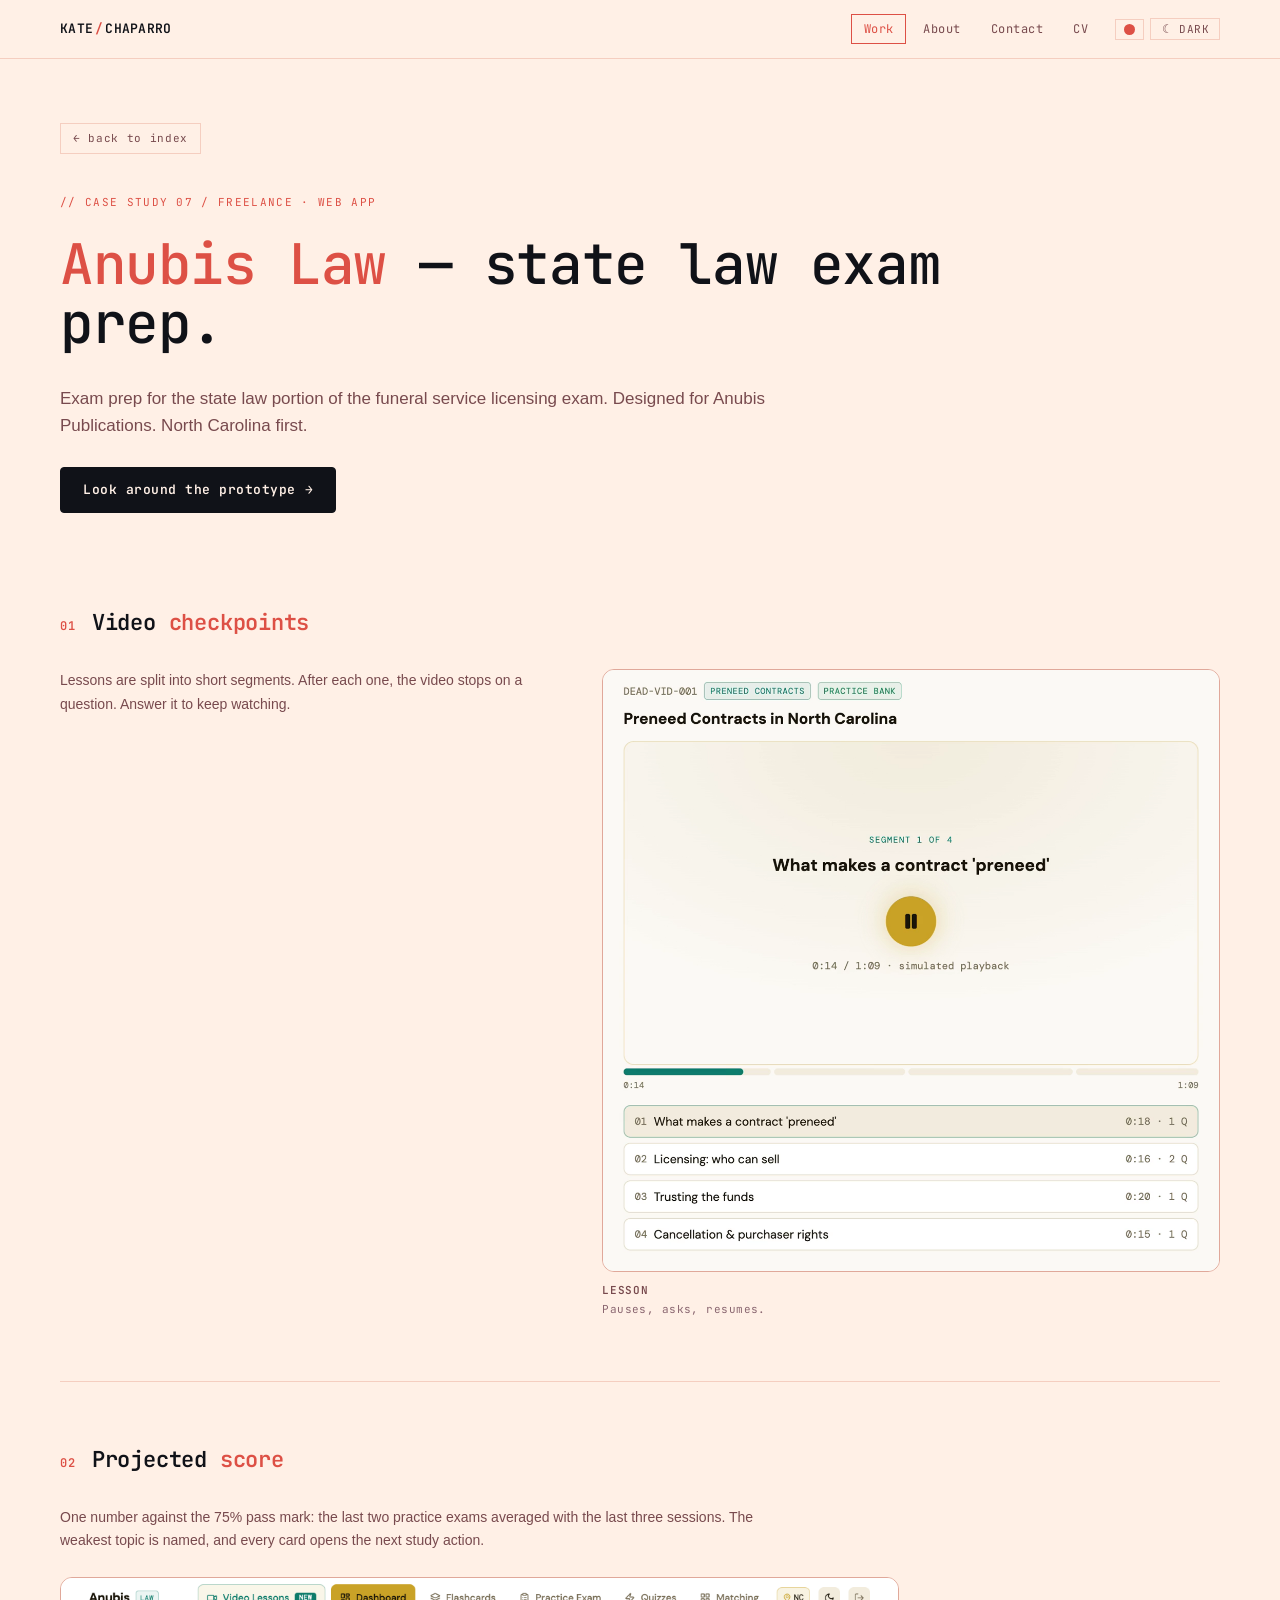
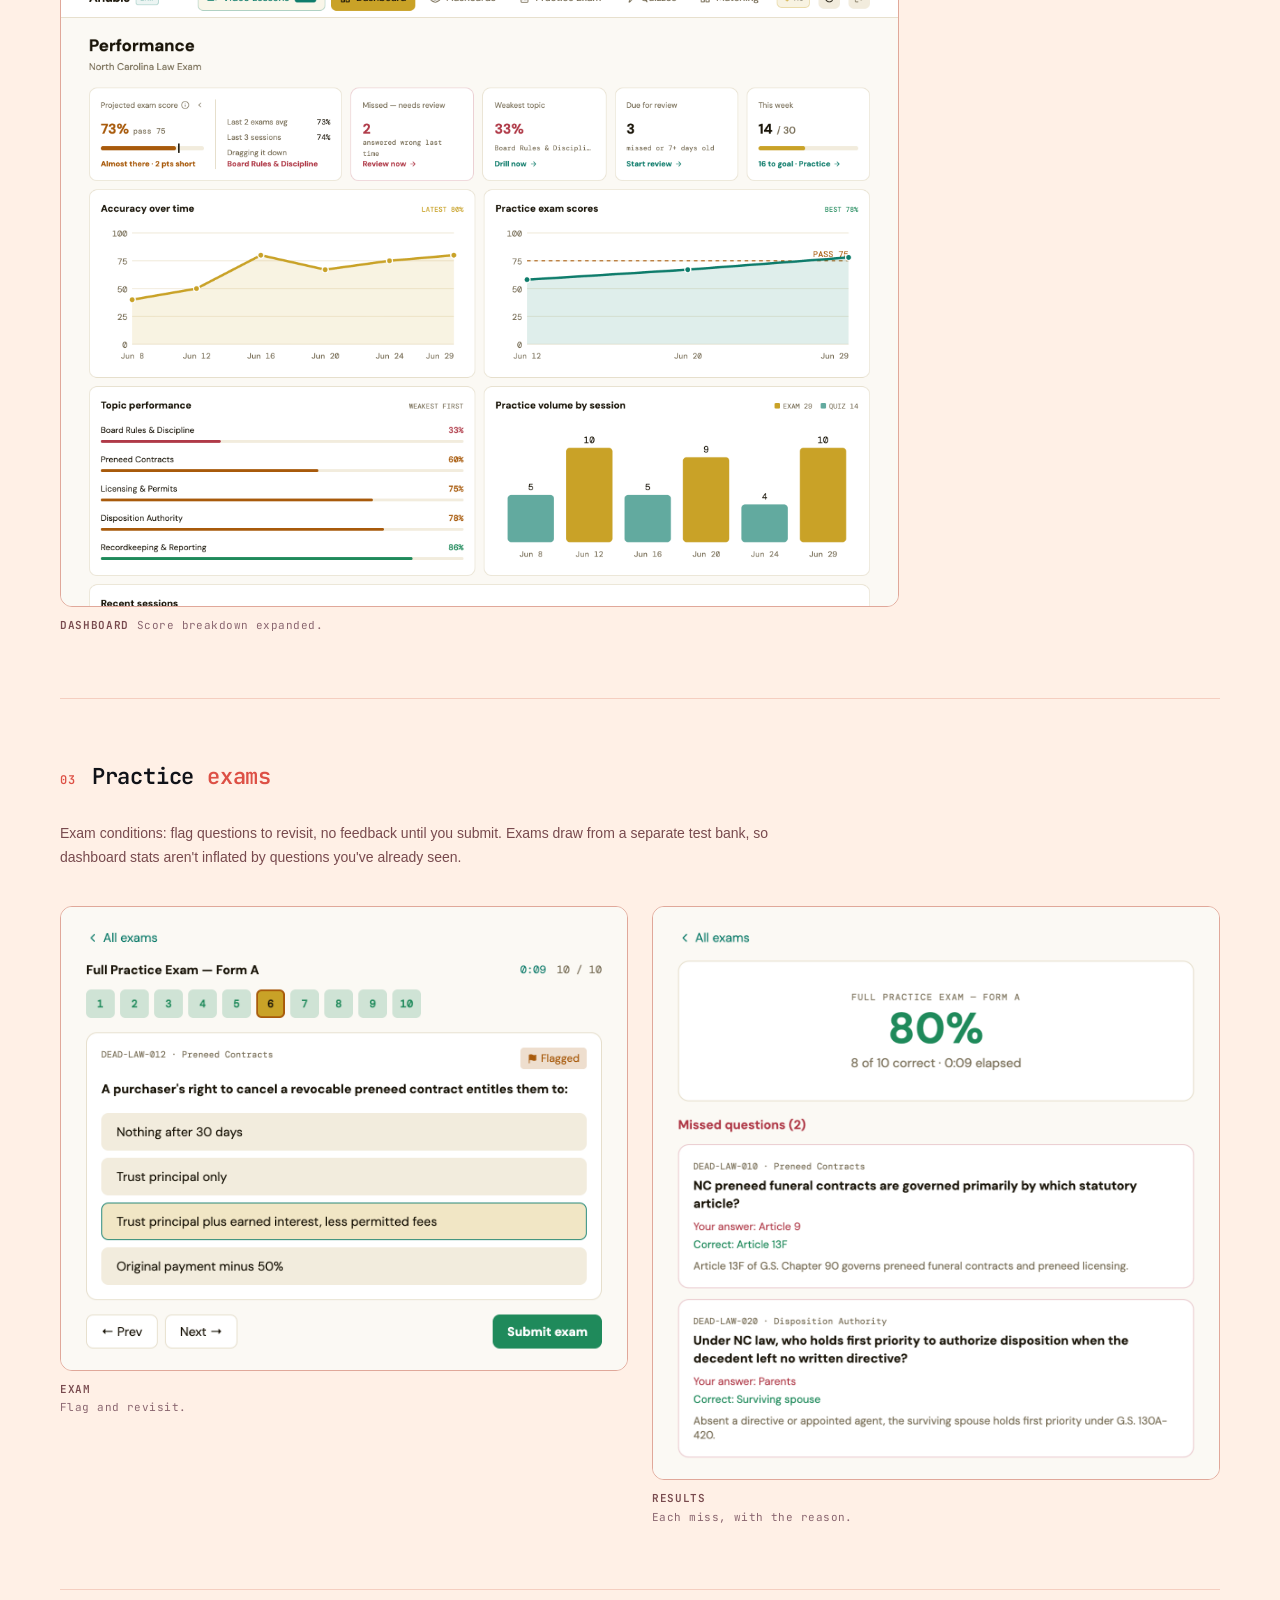
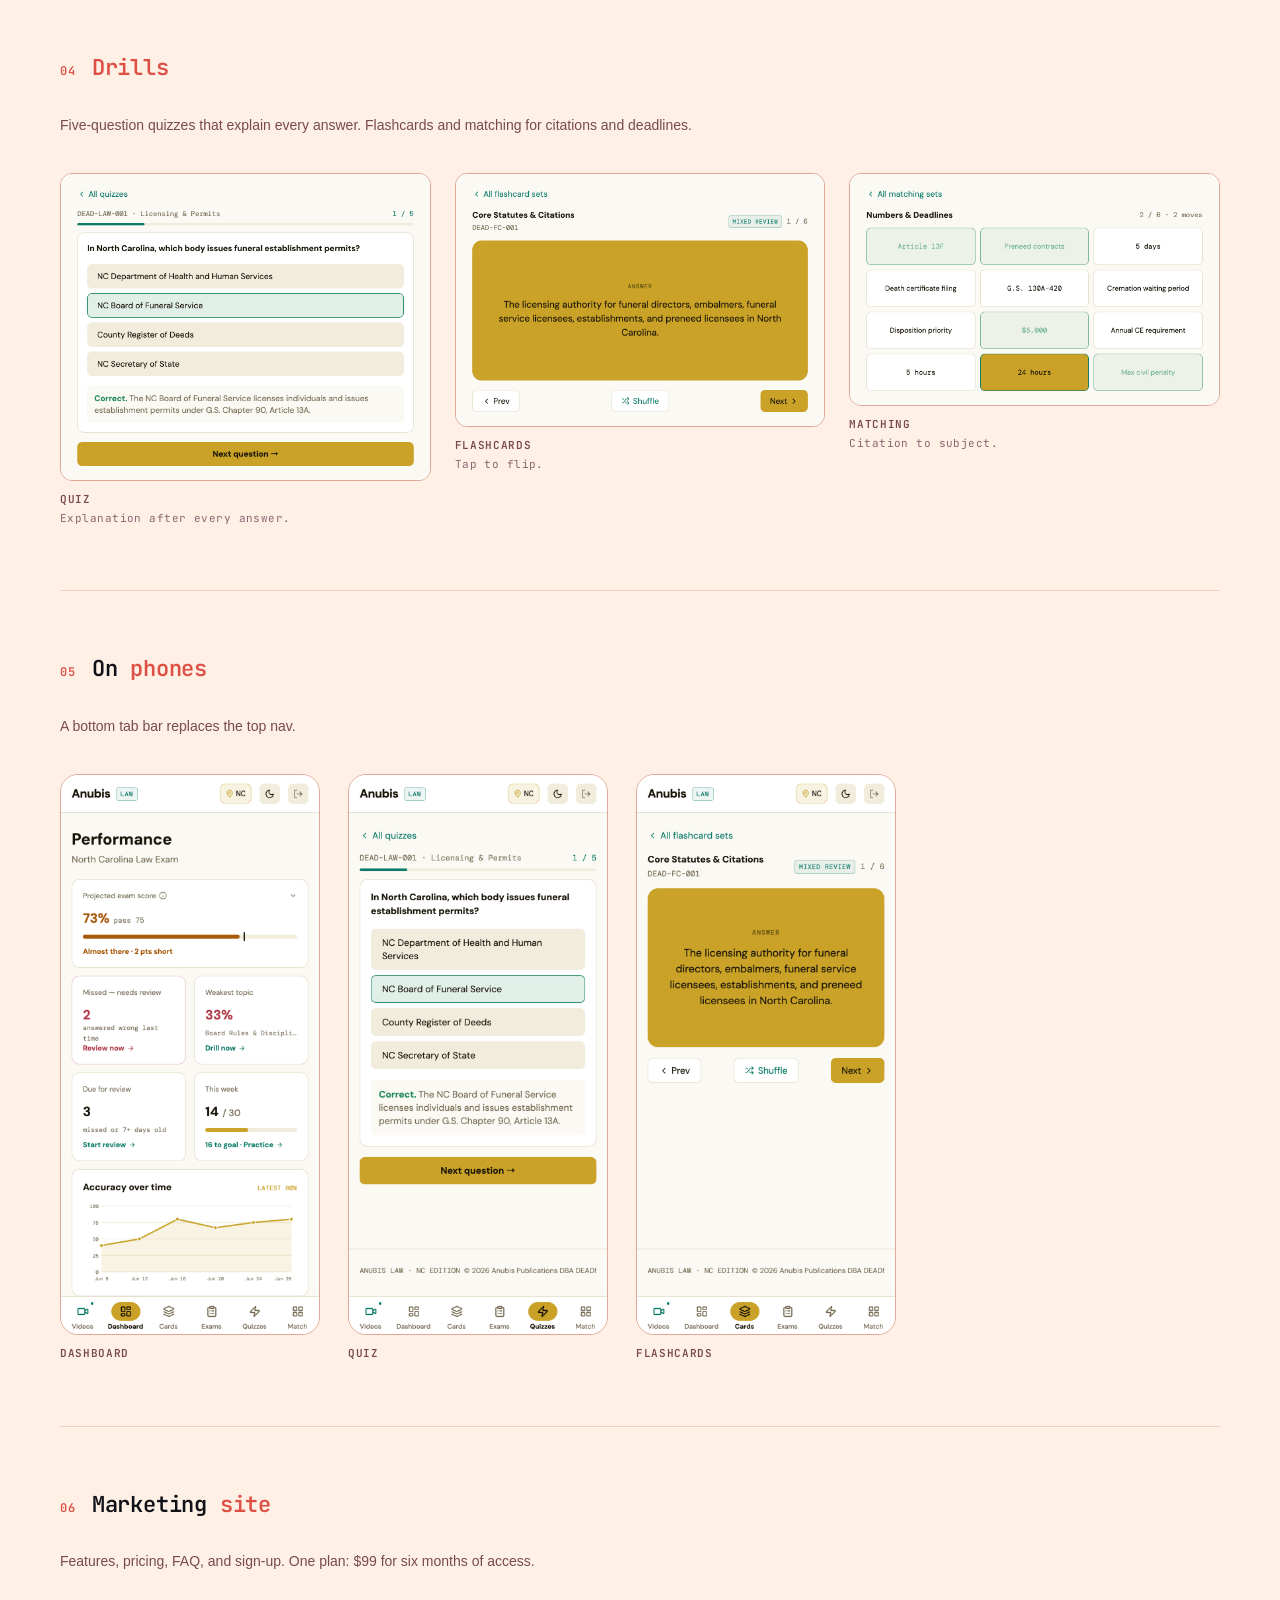
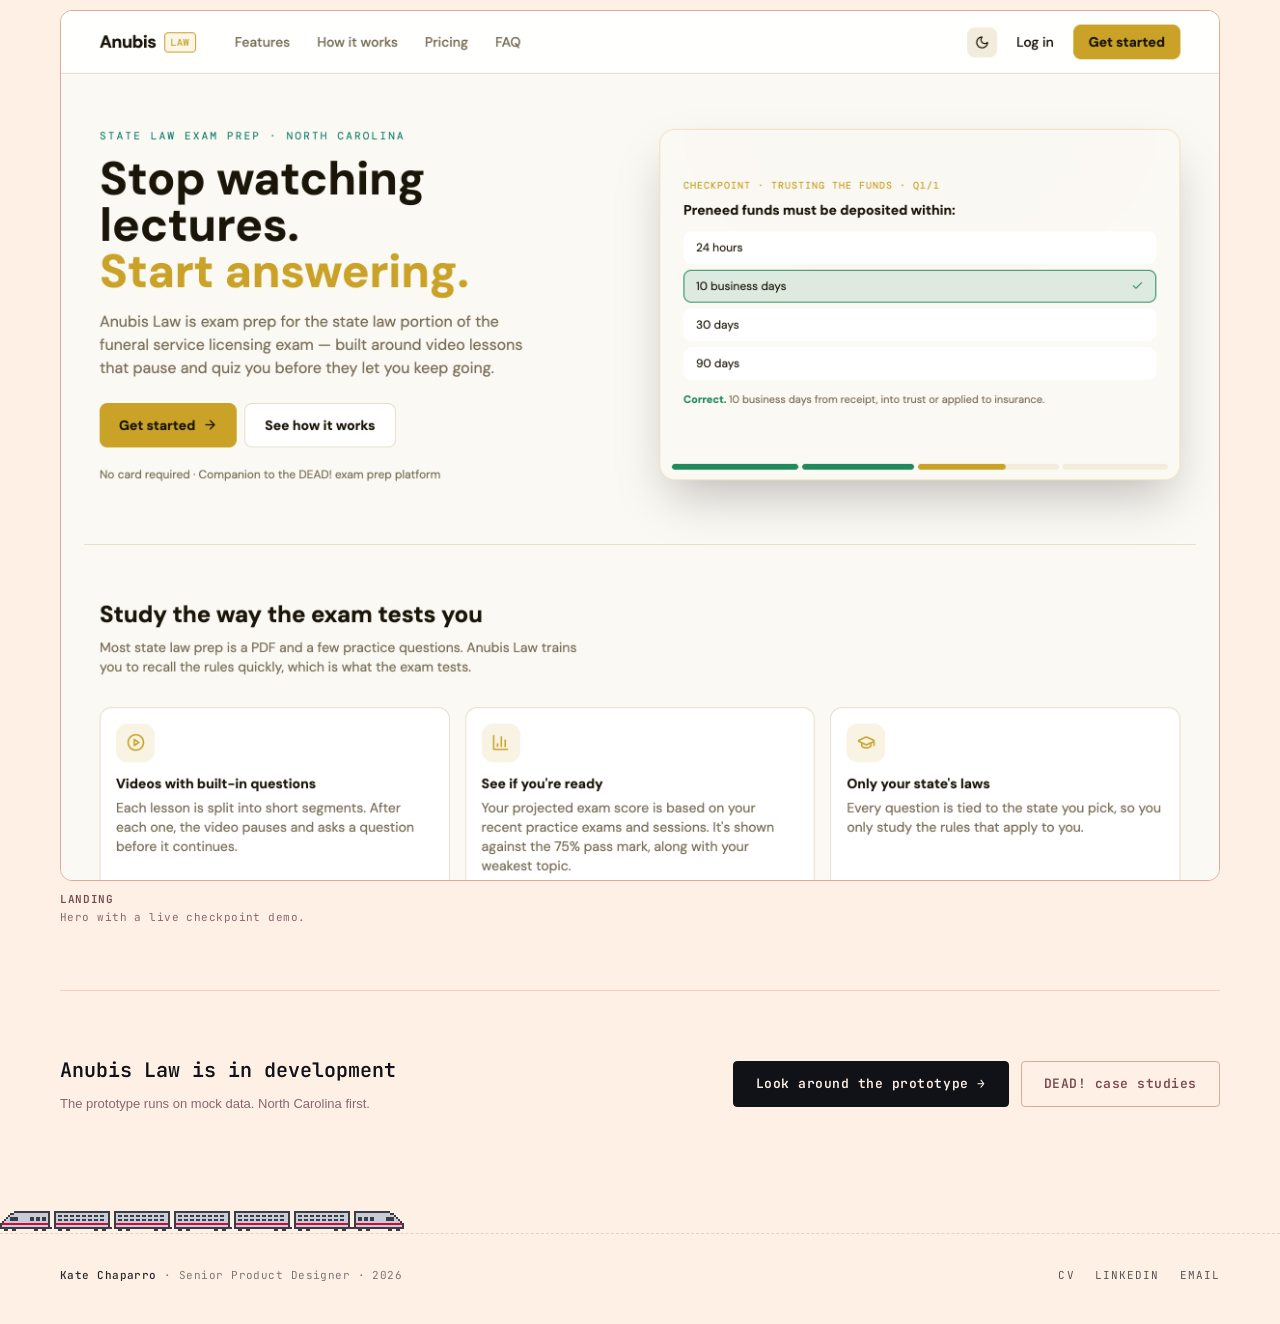
<file: anubis.html>
<!DOCTYPE html>
<html lang="en">
<head>
<meta charset="UTF-8">
<meta name="viewport" content="width=device-width, initial-scale=1.0">
<title>Anubis Law — Kate Chaparro</title>
<meta name="description" content="Anubis Law, exam prep for the state law portion of the funeral service licensing exam. Product design for Anubis Publications.">
<link rel="icon" href="favicon.svg" type="image/svg+xml">
<link rel="canonical" href="https://kidkatie2.github.io/portfolio/anubis.html">
<meta property="og:type" content="article">
<meta property="og:site_name" content="Kate Chaparro">
<meta property="og:title" content="Anubis Law — state law exam prep">
<meta property="og:description" content="Anubis Law, exam prep for the state law portion of the funeral service licensing exam. Product design for Anubis Publications.">
<meta property="og:url" content="https://kidkatie2.github.io/portfolio/anubis.html">
<meta property="og:image" content="https://kidkatie2.github.io/portfolio/images/og-card.png?v=2">
<meta property="og:image:width" content="1200">
<meta property="og:image:height" content="630">
<meta property="og:image:alt" content="Kate Chaparro — Senior Product Designer">
<meta name="twitter:card" content="summary_large_image">
<meta name="twitter:title" content="Anubis Law — state law exam prep">
<meta name="twitter:description" content="Anubis Law, exam prep for the state law portion of the funeral service licensing exam. Product design for Anubis Publications.">
<meta name="twitter:image" content="https://kidkatie2.github.io/portfolio/images/og-card.png?v=2">
<link rel="preconnect" href="https://fonts.googleapis.com">
<link rel="preconnect" href="https://fonts.gstatic.com" crossorigin>
<link href="https://fonts.googleapis.com/css2?family=JetBrains+Mono:wght@400;500;600;700&display=swap" rel="stylesheet">
<link rel="stylesheet" href="assets/shell.css">
<link rel="stylesheet" href="assets/theme.css">
<script src="assets/theme.js"></script>
<style>
  :root {
    --accent: #dd5045;
    --accent-soft: #f8d4d8;
    --g-paper: #f0ece2;
    --g-ink: #0a0a0a;
  }
  :root[data-theme="dark"] {
    --accent: #dd5045;
    --accent-soft: #4a2028;
  }

  .g-wrap { max-width: var(--max); margin: 0 auto; padding: 0 var(--gutter); }

  /* ---------- Section scaffolding ---------- */
  .g-section { border-top: 1px solid var(--rule); padding: 64px 0; }
  .g-section-head { display: flex; align-items: baseline; gap: 16px; margin-bottom: 32px; }
  .g-section-num {
    font-size: 12px; font-weight: 600; color: var(--accent);
    letter-spacing: 0.08em; flex-shrink: 0;
  }
  .g-section-head h2 {
    font-size: 22px; font-weight: 600; letter-spacing: -0.01em; line-height: 1.25;
  }
  .g-section-head h2 .accent { color: var(--accent); }
  .g-body { max-width: 720px; }
  .g-body p { color: var(--ink-2); margin-bottom: 18px; font-size: 14px; line-height: 1.7; }
  .g-body p:last-child { margin-bottom: 0; }
  .g-body strong { color: var(--ink); font-weight: 600; }
  .g-body code {
    background: var(--surface); border: 1px solid var(--rule);
    padding: 1px 6px; border-radius: 3px; font-size: 13px; color: var(--ink);
  }

  /* ---------- Screenshot presentation ---------- */
  .shots { display: flex; gap: 28px; flex-wrap: wrap; }
  .shot { flex: 1 1 200px; max-width: 260px; }
  .shot img {
    width: 100%; height: auto; display: block;
    border: 1px solid var(--rule-strong); border-radius: 14px;
    background: var(--g-paper);
  }
  .shot figcaption {
    margin-top: 10px; font-size: 11px; line-height: 1.5;
    color: var(--ink-3); letter-spacing: 0.04em;
  }
  .shot figcaption strong {
    display: block; color: var(--ink-2); font-weight: 600;
    letter-spacing: 0.06em; text-transform: uppercase; margin-bottom: 2px;
  }

  .shots-hero { align-items: flex-start; }
  .shots-hero .shot { max-width: 236px; }

  /* ---------- Decision blocks ---------- */
  .decision { margin-top: 40px; display: grid; grid-template-columns: 1fr 236px; gap: 40px; align-items: start; }
  .decision:first-of-type { margin-top: 0; }
  .decision-text h3 {
    font-size: 15px; font-weight: 600; margin-bottom: 12px; letter-spacing: -0.005em;
  }
  .decision-text h3::before { content: '> '; color: var(--accent); }
  .decision-text p { color: var(--ink-2); font-size: 14px; line-height: 1.7; margin-bottom: 14px; }
  .decision-text p:last-child { margin-bottom: 0; }
  .decision-text strong { color: var(--ink); font-weight: 600; }

  /* ---------- Math / data table ---------- */
  .g-table { width: 100%; border-collapse: collapse; margin: 20px 0; font-size: 13px; }
  .g-table caption {
    text-align: left; font-size: 11px; letter-spacing: 0.06em; color: var(--ink-3);
    text-transform: uppercase; padding-bottom: 10px;
  }
  .g-table th, .g-table td {
    text-align: right; padding: 8px 12px; border-bottom: 1px solid var(--rule);
    font-variant-numeric: tabular-nums;
  }
  .g-table th {
    color: var(--ink-3); font-weight: 500; font-size: 11px;
    letter-spacing: 0.06em; text-transform: uppercase;
  }
  .g-table th:first-child, .g-table td:first-child { text-align: left; }
  .g-table tbody tr:last-child td { border-bottom: none; }
  .g-table .is-key { color: var(--accent); font-weight: 600; }
  .g-table-scroll { overflow-x: auto; }

  /* ---------- Spec list ---------- */
  .g-specs { list-style: none; border-top: 1px solid var(--rule); margin-top: 8px; }
  .g-specs li {
    display: flex; gap: 20px; padding: 12px 0; border-bottom: 1px solid var(--rule);
    font-size: 13px; align-items: baseline;
  }
  .g-specs .k {
    flex: 0 0 150px; color: var(--ink-3); letter-spacing: 0.05em;
    text-transform: uppercase; font-size: 11px;
  }
  .g-specs .v { color: var(--ink-2); }
  .g-specs .v strong { color: var(--ink); font-weight: 600; }

  /* ---------- Theme swatch grid ---------- */
  .themes-grid { display: grid; grid-template-columns: repeat(auto-fit, minmax(200px, 1fr)); gap: 24px; }
  .theme-card { }
  .theme-card img {
    width: 100%; height: auto; display: block;
    border: 1px solid var(--rule-strong); border-radius: 12px;
  }
  .theme-card-meta { margin-top: 12px; }
  .theme-card-name {
    font-size: 13px; font-weight: 600; letter-spacing: 0.06em;
    text-transform: uppercase; display: flex; align-items: center; gap: 8px;
  }
  .theme-tag {
    font-size: 9px; font-weight: 700; letter-spacing: 0.08em;
    background: var(--ink); color: var(--bg); padding: 2px 5px; border-radius: 2px;
  }
  .theme-tag.is-free { background: var(--accent); }
  .theme-card-desc { font-size: 12px; color: var(--ink-3); line-height: 1.55; margin-top: 5px; }

  /* ---------- Closing CTA ---------- */
  .g-cta { border-top: 1px solid var(--rule); padding: 64px 0 72px; }
  .g-cta-inner { display: flex; align-items: center; justify-content: space-between; gap: 32px; flex-wrap: wrap; }
  .g-cta-text h2 { font-size: 20px; font-weight: 600; margin-bottom: 8px; }
  .g-cta-text p { font-size: 13px; color: var(--ink-3); }
  .g-cta-links { display: flex; gap: 12px; flex-wrap: wrap; }
  .g-btn {
    display: inline-flex; align-items: center; gap: 8px;
    padding: 12px 22px; font-size: 13px; font-weight: 600;
    letter-spacing: 0.04em; border: 1px solid var(--ink); border-radius: 4px;
    transition: background 0.15s, color 0.15s, border-color 0.15s;
  }
  .g-btn-primary { background: var(--ink); color: var(--bg); }
  .g-btn-primary:hover { background: var(--accent); border-color: var(--accent); color: #fff; }
  .g-btn-ghost { color: var(--ink-2); border-color: var(--rule-strong); }
  .g-btn-ghost:hover { color: var(--ink); border-color: var(--ink); }


  /* ---------- Anubis Law: theme-matched media ---------- */
  .th-dark { display: none !important; }
  :root[data-theme="dark"] .th-light { display: none !important; }
  :root[data-theme="dark"] .th-dark { display: block !important; }
  .hero-cta { margin-top: 28px; }
  .media { margin-top: 36px; }
  .media img, .media video {
    width: 100%; height: auto; display: block;
    border: 1px solid var(--rule-strong); border-radius: 12px;
  }
  .media figcaption, .grid figcaption {
    margin-top: 10px; font-size: 11px; line-height: 1.5; color: var(--ink-3); letter-spacing: 0.04em;
  }
  .media figcaption strong, .grid figcaption strong {
    display: block; color: var(--ink-2); font-weight: 600; letter-spacing: 0.06em; text-transform: uppercase; margin-bottom: 2px;
  }
  /* Dashboard figure fits in one window height on desktop; caption on one line */
  .media.fit figcaption strong { display: inline; margin-right: 8px; }
  @media (min-width: 861px) {
    .media.fit { margin-top: 24px; }
    .media.fit img { width: auto; max-width: 100%; max-height: calc(100svh - 270px); }
  }
  .split { display: grid; grid-template-columns: minmax(0, 1fr) minmax(0, 1.25fr); gap: 48px; align-items: start; }
  .split .media { margin-top: 0; }
  @media (max-width: 860px) { .split { grid-template-columns: 1fr; gap: 28px; } }
  .grid { display: grid; gap: 24px; margin-top: 36px; align-items: start; }
  .grid-2 { grid-template-columns: 1fr 1fr; }
  .grid-3 { grid-template-columns: 1fr 1fr 1fr; }
  .grid img { width: 100%; height: auto; display: block; border: 1px solid var(--rule-strong); border-radius: 12px; }
  .phones { display: flex; gap: 28px; flex-wrap: wrap; margin-top: 36px; }
  .phones figure { flex: 0 1 260px; }
  .phones figcaption { margin-top: 10px; font-size: 11px; letter-spacing: 0.06em; text-transform: uppercase; font-weight: 600; color: var(--ink-2); }
  .phones img { width: 100%; height: auto; display: block; border: 1px solid var(--rule-strong); border-radius: 18px; }
  @media (max-width: 760px) {
    .grid-2, .grid-3 { grid-template-columns: 1fr; }
    .phones figure { flex-basis: 45%; }
  }

  /* ---------- Responsive ---------- */
  @media (max-width: 900px) {
    .decision { grid-template-columns: 1fr; gap: 24px; }
    .decision .shot { max-width: 200px; }
  }
  @media (max-width: 620px) {
    .g-section { padding: 44px 0; }
    .g-section-head { flex-direction: column; gap: 6px; }
    .shots { gap: 18px; }
    .shot { flex-basis: 140px; }
    .g-specs li { flex-direction: column; gap: 3px; }
    .g-specs .k { flex-basis: auto; }
  }
</style>
<style>
  /* Footer follows the light theme */
  :root:not([data-theme="dark"]) footer:not(.sa-end),
  :root:not([data-theme="dark"]) .kc-shell-footer,
  :root:not([data-theme="dark"]) .kc-footer { background: transparent; color: rgba(16,18,24,0.55); border-top: 1px solid rgba(16,18,24,0.12); }
  :root:not([data-theme="dark"]) .footer-meta strong,
  :root:not([data-theme="dark"]) .kc-shell-footer-meta strong,
  :root:not([data-theme="dark"]) .kc-footer-meta strong { color: rgba(16,18,24,0.9); }
  :root:not([data-theme="dark"]) .footer-socials a,
  :root:not([data-theme="dark"]) .kc-shell-footer-socials a,
  :root:not([data-theme="dark"]) .kc-footer-socials a { color: rgba(16,18,24,0.7); }
  :root:not([data-theme="dark"]) .contact,
  :root:not([data-theme="dark"]) footer { --accent: #c2410c; }
  :root:not([data-theme="dark"]) .kc-contact,
  :root:not([data-theme="dark"]) .kc-shell-footer,
  :root:not([data-theme="dark"]) .kc-footer { --kc-accent: #c2410c; }
  :root[data-theme="dark"] .footer-meta strong,
  :root[data-theme="dark"] .kc-footer-meta strong,
  :root[data-theme="dark"] .kc-shell-footer-meta strong { color: #e8ecf5; }
  .nav-toggle-li { display: flex; align-items: center; margin-left: 10px; }
  .nav-toggle-li button { margin: 0; }
  @media (max-width: 560px) {
    .nav-toggle-li { margin-left: 2px; }
    .theme-toggle .label, .kc-theme-toggle .label { display: none; }
    .theme-toggle, .kc-theme-toggle { padding-left: 8px; padding-right: 8px; }
  }
</style>
</head>
<body>


<nav class="nav">
  <div class="nav-inner">
    <a class="nav-brand" href="index.html">KATE<span class="slash">/</span>CHAPARRO</a>
    <ul class="nav-links">
      <li><a href="index.html" class="is-active">Work</a></li>
      <li><a href="index.html#about-section">About</a></li>
      <li><a href="index.html#contact-section">Contact</a></li>
      <li><a href="cv.html">CV</a></li>
      <li class="nav-toggle-li"><button class="theme-toggle" data-theme-toggle aria-label="Toggle theme">
              <span class="icon">☾</span>
              <span class="label">DARK</span>
            </button></li>
    </ul>
  </div>
</nav>

<section class="case-page-hero">
  <a class="case-back" href="index.html">← back to index</a>
  <div class="case-eyebrow">Case Study 07 / Freelance · Web app</div>
  <h1><span class="accent">Anubis Law</span> — state law exam prep.</h1>
  <p class="case-lead">Exam prep for the state law portion of the funeral service licensing exam. Designed for Anubis Publications. North Carolina first.</p>
  <a class="g-btn g-btn-primary hero-cta" href="anubis-prototype/">Look around the prototype →</a>
</section>


<div class="g-wrap">

  <section class="g-section" style="border-top:none;">
    <div class="g-section-head">
      <span class="g-section-num">01</span>
      <h2>Video <span class="accent">checkpoints</span></h2>
    </div>
    <div class="split">
      <div class="g-body">
        <p>Lessons are split into short segments. After each one, the video stops on a question. Answer it to keep watching.</p>
      </div>
      <figure class="media">
        <video class="th-light" src="images/anubis/checkpoint-light.mp4" poster="images/anubis/checkpoint-light-poster.png" autoplay muted loop playsinline aria-label="A lesson plays, pauses on a checkpoint question, the answer is marked correct, and the next segment starts."></video>
        <video class="th-dark" src="images/anubis/checkpoint-dark.mp4" poster="images/anubis/checkpoint-dark-poster.png" autoplay muted loop playsinline aria-label="A lesson plays, pauses on a checkpoint question, the answer is marked correct, and the next segment starts."></video>
        <figcaption><strong>Lesson</strong>Pauses, asks, resumes.</figcaption>
      </figure>
    </div>
  </section>

  <section class="g-section">
    <div class="g-section-head">
      <span class="g-section-num">02</span>
      <h2>Projected <span class="accent">score</span></h2>
    </div>
    <div class="g-body">
      <p>One number against the 75% pass mark: the last two practice exams averaged with the last three sessions. The weakest topic is named, and every card opens the next study action.</p>
    </div>
    <figure class="media fit"><img class="th-light" src="images/anubis/dashboard-light.png" alt="Dashboard: projected exam score 73% against a 75% pass mark, expanded to show its inputs, with cards for missed questions, weakest topic, due for review, and this week, above accuracy and exam-score charts." loading="lazy"><img class="th-dark" src="images/anubis/dashboard-dark.png" alt="Dashboard: projected exam score 73% against a 75% pass mark, expanded to show its inputs, with cards for missed questions, weakest topic, due for review, and this week, above accuracy and exam-score charts." loading="lazy"><figcaption><strong>Dashboard</strong>Score breakdown expanded.</figcaption></figure>
  </section>

  <section class="g-section">
    <div class="g-section-head">
      <span class="g-section-num">03</span>
      <h2>Practice <span class="accent">exams</span></h2>
    </div>
    <div class="g-body">
      <p>Exam conditions: flag questions to revisit, no feedback until you submit. Exams draw from a separate test bank, so dashboard stats aren't inflated by questions you've already seen.</p>
    </div>
    <div class="grid grid-2">
      <figure><img class="th-light" src="images/anubis/exam-light.png" alt="A practice exam question marked Flagged, with a numbered question navigator and a Submit exam button." loading="lazy"><img class="th-dark" src="images/anubis/exam-dark.png" alt="A practice exam question marked Flagged, with a numbered question navigator and a Submit exam button." loading="lazy"><figcaption><strong>Exam</strong>Flag and revisit.</figcaption></figure>
      <figure><img class="th-light" src="images/anubis/results-light.png" alt="Exam results: 80%, 8 of 10 correct, with each missed question showing your answer, the correct answer, and the reason." loading="lazy"><img class="th-dark" src="images/anubis/results-dark.png" alt="Exam results: 80%, 8 of 10 correct, with each missed question showing your answer, the correct answer, and the reason." loading="lazy"><figcaption><strong>Results</strong>Each miss, with the reason.</figcaption></figure>
    </div>
  </section>

  <section class="g-section">
    <div class="g-section-head">
      <span class="g-section-num">04</span>
      <h2><span class="accent">Drills</span></h2>
    </div>
    <div class="g-body">
      <p>Five-question quizzes that explain every answer. Flashcards and matching for citations and deadlines.</p>
    </div>
    <div class="grid grid-3">
      <figure><img class="th-light" src="images/anubis/quiz-light.png" alt="A quiz question answered correctly, with the explanation below and a Next question button." loading="lazy"><img class="th-dark" src="images/anubis/quiz-dark.png" alt="A quiz question answered correctly, with the explanation below and a Next question button." loading="lazy"><figcaption><strong>Quiz</strong>Explanation after every answer.</figcaption></figure>
      <figure><img class="th-light" src="images/anubis/flashcard-light.png" alt="A flashcard flipped to its answer, describing the NC Board of Funeral Service." loading="lazy"><img class="th-dark" src="images/anubis/flashcard-dark.png" alt="A flashcard flipped to its answer, describing the NC Board of Funeral Service." loading="lazy"><figcaption><strong>Flashcards</strong>Tap to flip.</figcaption></figure>
      <figure><img class="th-light" src="images/anubis/match-light.png" alt="A matching game with citations and deadlines, two pairs matched and one tile selected." loading="lazy"><img class="th-dark" src="images/anubis/match-dark.png" alt="A matching game with citations and deadlines, two pairs matched and one tile selected." loading="lazy"><figcaption><strong>Matching</strong>Citation to subject.</figcaption></figure>
    </div>
  </section>

  <section class="g-section">
    <div class="g-section-head">
      <span class="g-section-num">05</span>
      <h2>On <span class="accent">phones</span></h2>
    </div>
    <div class="g-body">
      <p>A bottom tab bar replaces the top nav.</p>
    </div>
    <div class="phones">
      <figure><img class="th-light" src="images/anubis/phone-dashboard-light.png" alt="The dashboard on a phone, with the projected score card on top and a bottom tab bar." loading="lazy"><img class="th-dark" src="images/anubis/phone-dashboard-dark.png" alt="The dashboard on a phone, with the projected score card on top and a bottom tab bar." loading="lazy"><figcaption>Dashboard</figcaption></figure>
      <figure><img class="th-light" src="images/anubis/phone-quiz-light.png" alt="A quiz question on a phone, answered correctly with the explanation shown." loading="lazy"><img class="th-dark" src="images/anubis/phone-quiz-dark.png" alt="A quiz question on a phone, answered correctly with the explanation shown." loading="lazy"><figcaption>Quiz</figcaption></figure>
      <figure><img class="th-light" src="images/anubis/phone-flashcard-light.png" alt="A flashcard on a phone, flipped to its answer." loading="lazy"><img class="th-dark" src="images/anubis/phone-flashcard-dark.png" alt="A flashcard on a phone, flipped to its answer." loading="lazy"><figcaption>Flashcards</figcaption></figure>
    </div>
  </section>

  <section class="g-section">
    <div class="g-section-head">
      <span class="g-section-num">06</span>
      <h2>Marketing <span class="accent">site</span></h2>
    </div>
    <div class="g-body">
      <p>Features, pricing, FAQ, and sign-up. One plan: $99 for six months of access.</p>
    </div>
    <figure class="media"><img class="th-light" src="images/anubis/landing-light.png" alt="The Anubis Law landing page: the headline Stop watching lectures. Start answering., a Get started button, and a checkpoint question demo." loading="lazy"><img class="th-dark" src="images/anubis/landing-dark.png" alt="The Anubis Law landing page: the headline Stop watching lectures. Start answering., a Get started button, and a checkpoint question demo." loading="lazy"><figcaption><strong>Landing</strong>Hero with a live checkpoint demo.</figcaption></figure>
  </section>

</div>

<div class="g-wrap">
  <section class="g-cta">
    <div class="g-cta-inner">
      <div class="g-cta-text">
        <h2>Anubis Law is in development</h2>
        <p>The prototype runs on mock data. North Carolina first.</p>
      </div>
      <div class="g-cta-links">
        <a class="g-btn g-btn-primary" href="anubis-prototype/">Look around the prototype →</a>
        <a class="g-btn g-btn-ghost" href="dead/index.html">DEAD! case studies</a>
      </div>
    </div>
  </section>
</div>

<footer>
  <div class="footer-inner">
    <div class="footer-meta">
      <strong>Kate Chaparro</strong> · Senior Product Designer · 2026
    </div>
    <div class="footer-socials">
      <a href="cv.html">CV</a>
      <a href="https://www.linkedin.com/in/katechaparro/" target="_blank" rel="noopener">LinkedIn</a>
      <a href="mailto:chaparrokate02@gmail.com">Email</a>
    </div>
  </div>
</footer>

<script>
  function updateTime() {
    const now = new Date();
    const opts = { timeZone: 'America/Los_Angeles', hour12: false, hour: '2-digit', minute: '2-digit', second: '2-digit' };
    const t = new Intl.DateTimeFormat('en-US', opts).format(now);
    const el = document.getElementById('status-time');
    if (el) el.textContent = t + ' PT';
  }
  updateTime();
  setInterval(updateTime, 1000);
</script>

<script src="assets/flair.js" defer></script>
<script>
  (function () {
    var reduce = window.matchMedia && window.matchMedia('(prefers-reduced-motion: reduce)').matches;
    var vids = document.querySelectorAll('video');
    function sync() {
      vids.forEach(function (v) {
        var shown = getComputedStyle(v).display !== 'none';
        if (reduce) { v.removeAttribute('autoplay'); v.controls = true; v.pause(); return; }
        if (shown) { v.play().catch(function () {}); } else { v.pause(); }
      });
    }
    sync();
    new MutationObserver(sync).observe(document.documentElement, { attributes: true, attributeFilter: ['data-theme'] });
  })();
</script>
<script data-goatcounter="https://tesoro.goatcounter.com/count" async src="https://gc.zgo.at/count.js"></script>
</body>
</html>
</file>
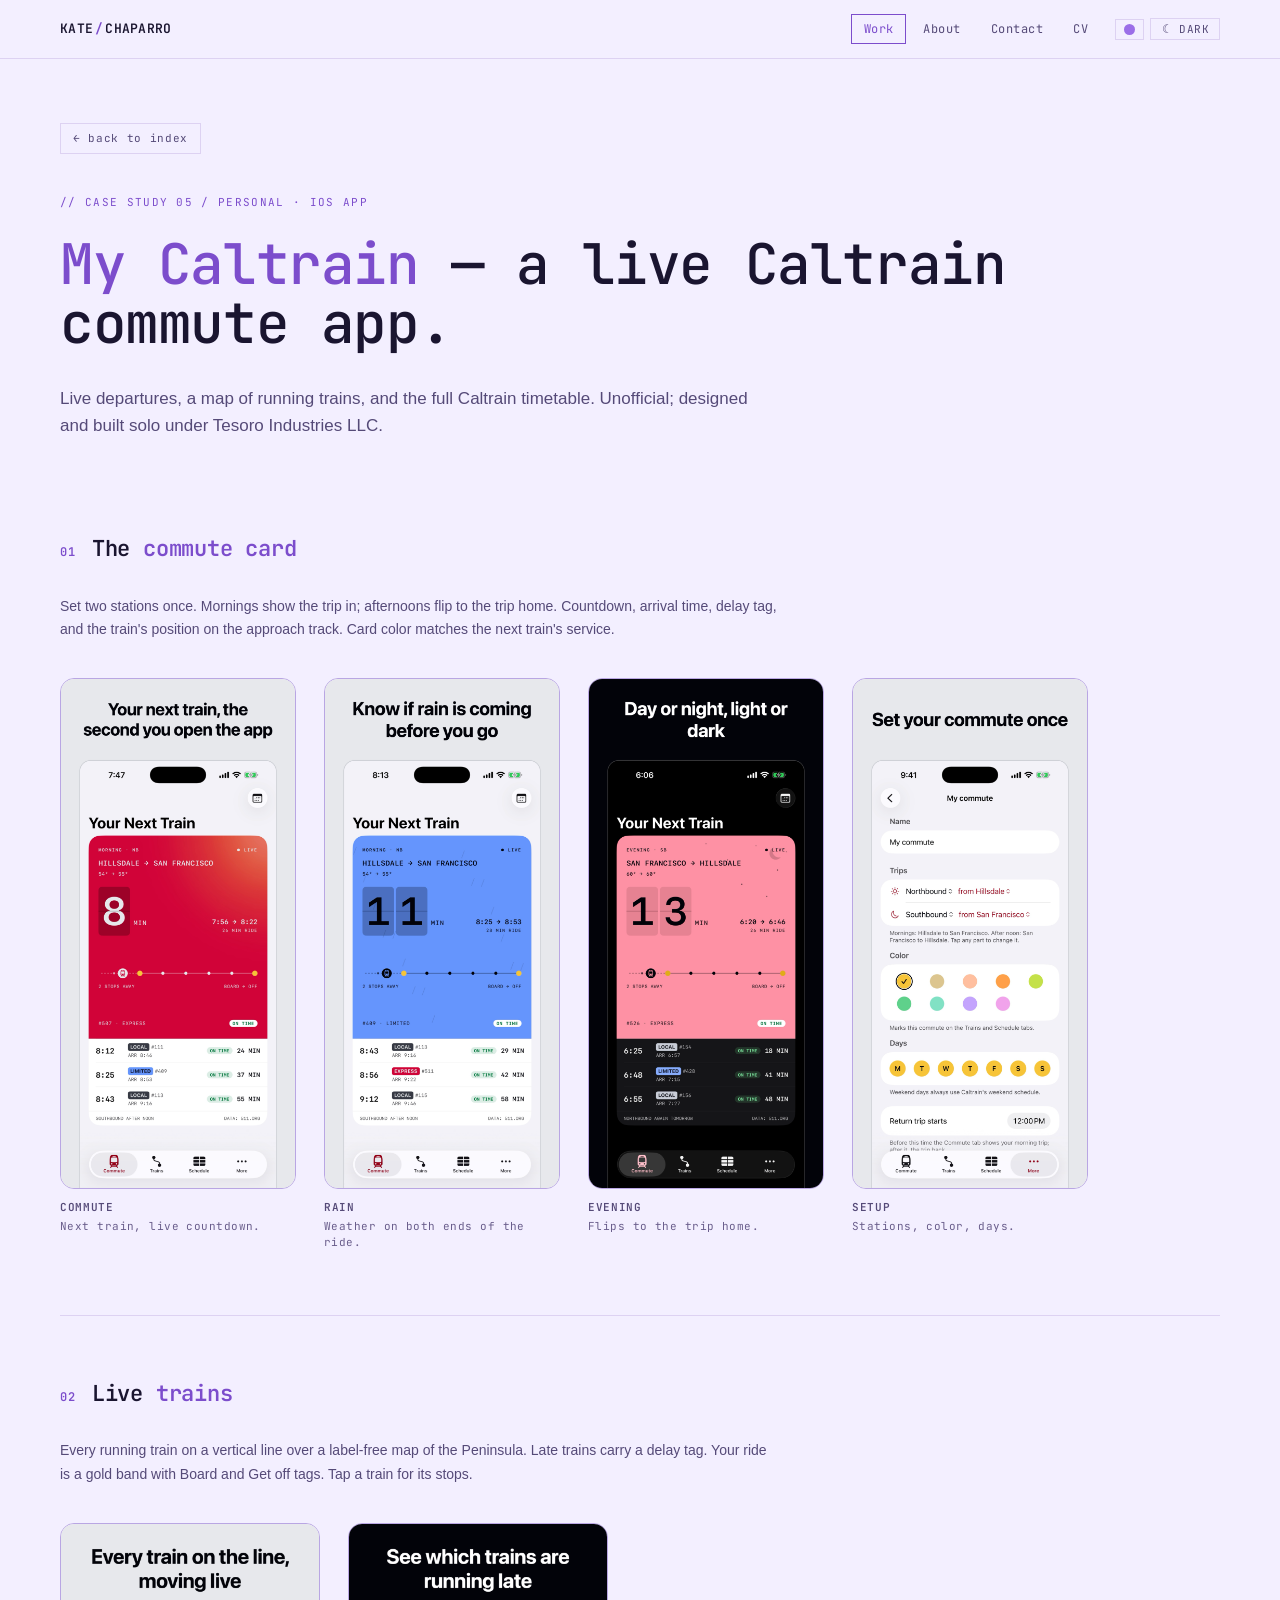
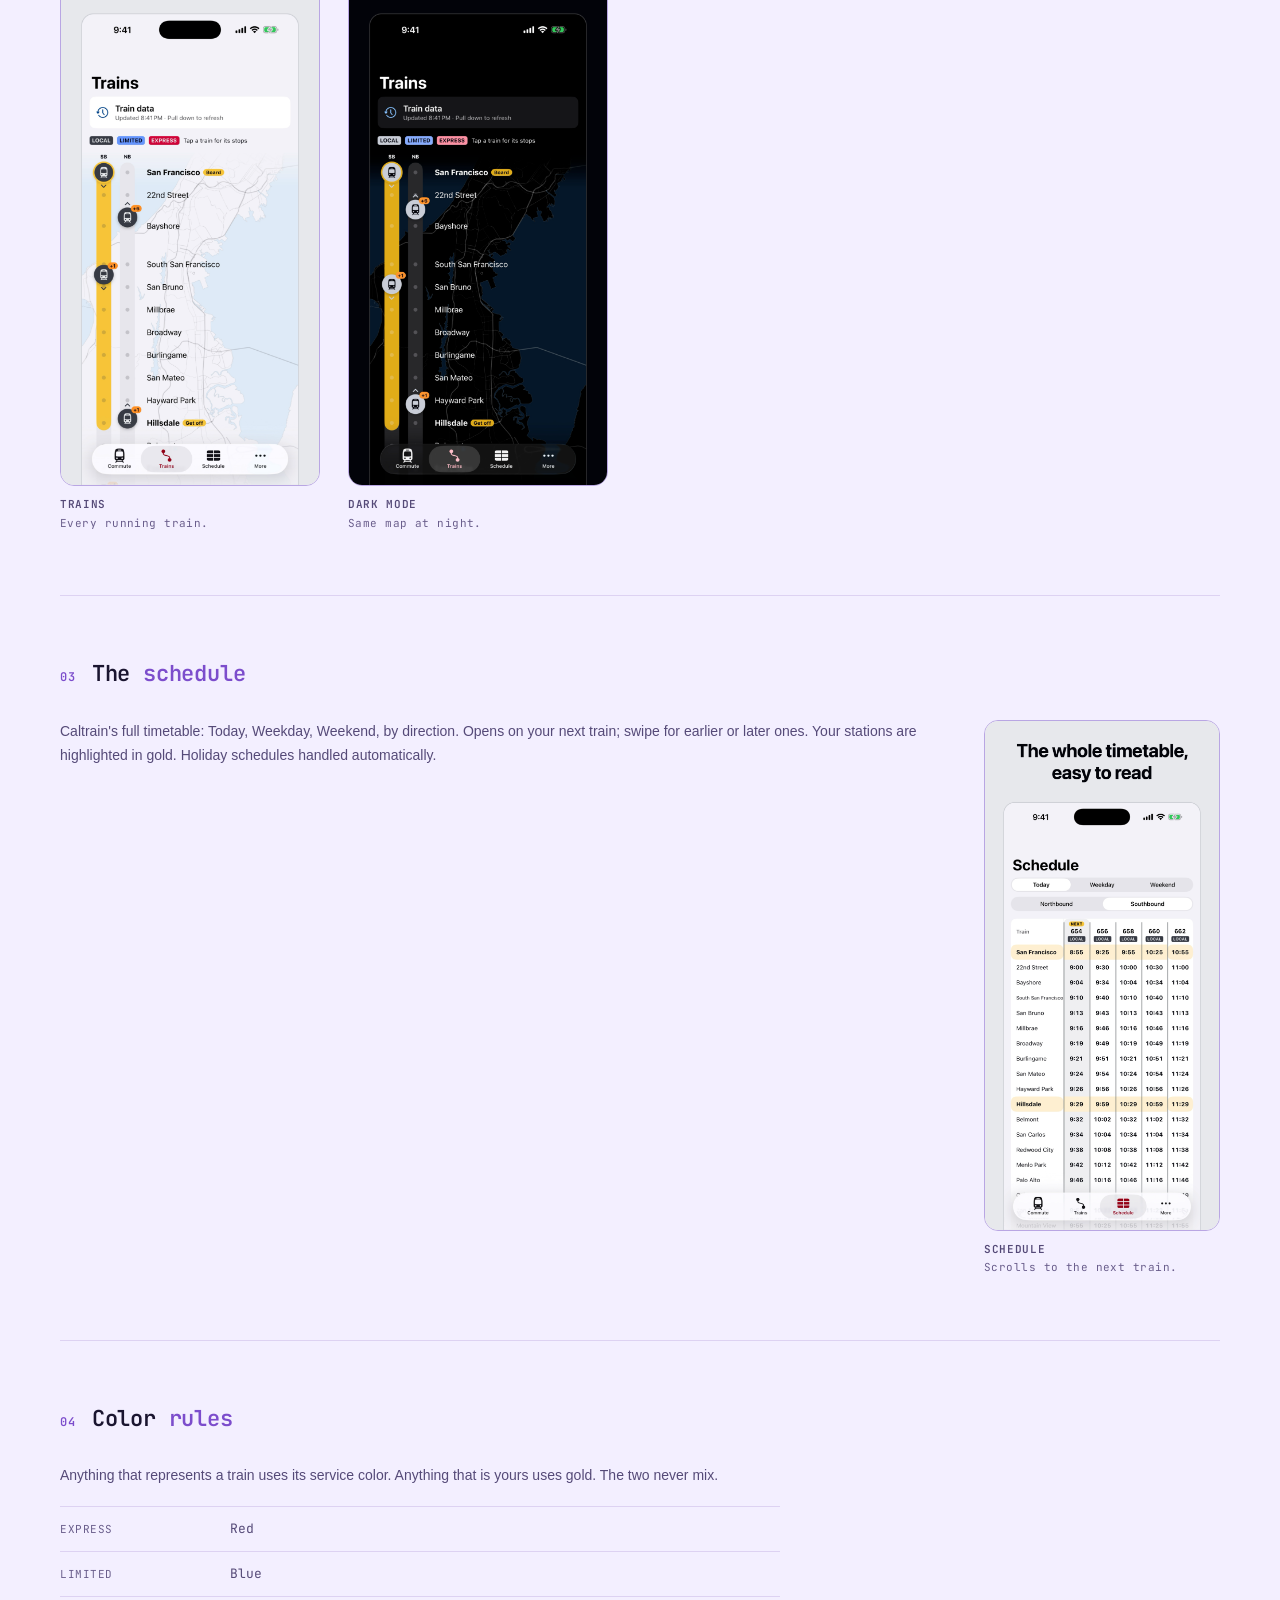
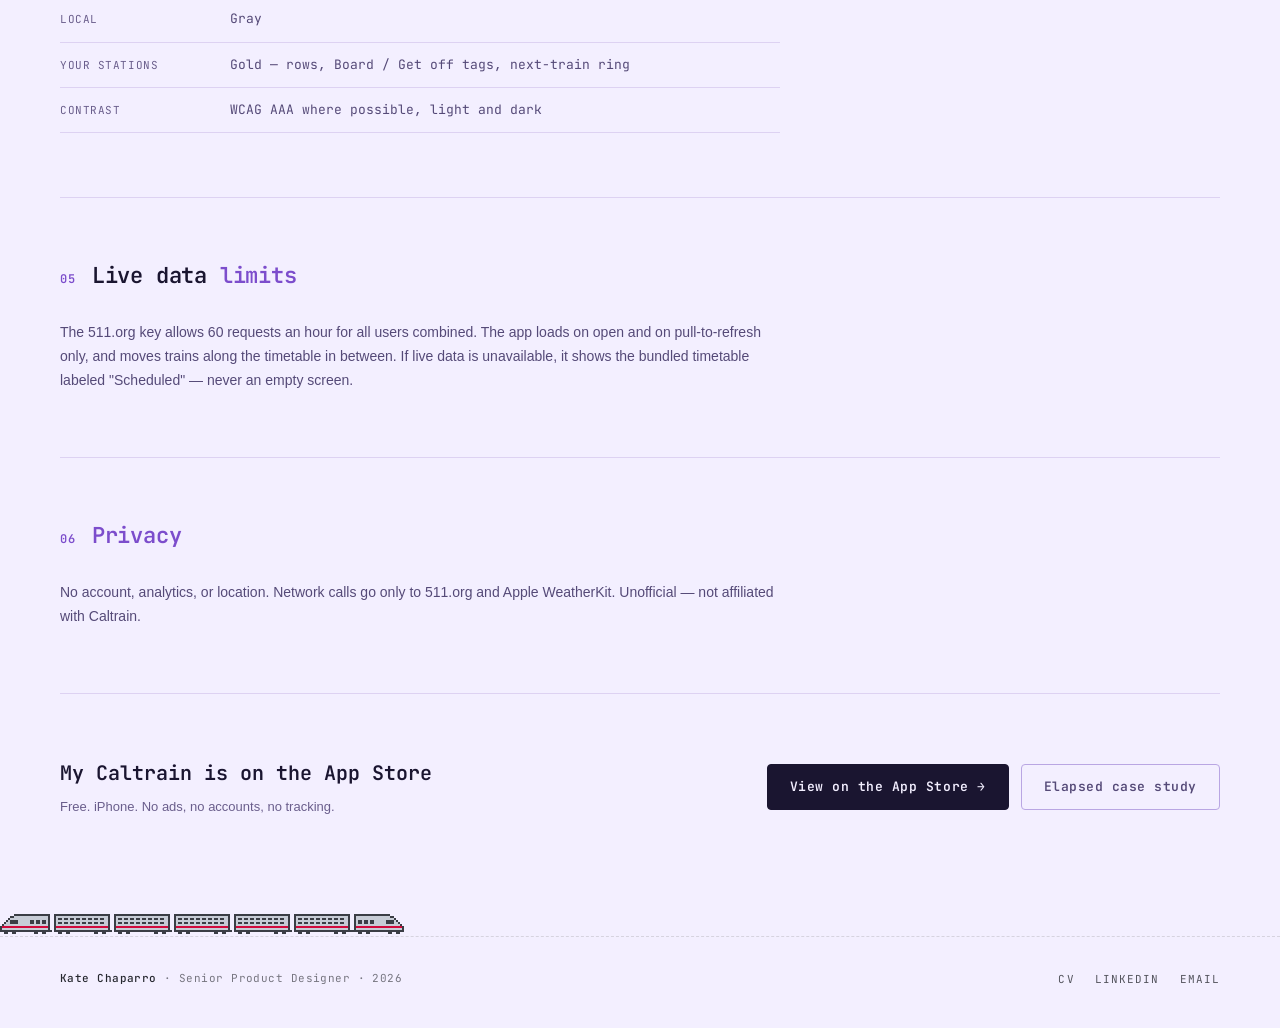
<file: caltrain.html>
<!DOCTYPE html>
<html lang="en">
<head>
<meta charset="UTF-8">
<meta name="viewport" content="width=device-width, initial-scale=1.0">
<title>My Caltrain — Kate Chaparro</title>
<meta name="description" content="My Caltrain, an iOS app for live Caltrain departures, a map of running trains, and the full timetable. Designed, built, and shipped solo.">
<link rel="icon" href="favicon.svg" type="image/svg+xml">
<link rel="canonical" href="https://kidkatie2.github.io/portfolio/caltrain.html">
<meta property="og:type" content="article">
<meta property="og:site_name" content="Kate Chaparro">
<meta property="og:title" content="My Caltrain — a live Caltrain commute app">
<meta property="og:description" content="My Caltrain, an iOS app for live Caltrain departures, a map of running trains, and the full timetable. Designed, built, and shipped solo.">
<meta property="og:url" content="https://kidkatie2.github.io/portfolio/caltrain.html">
<meta property="og:image" content="https://kidkatie2.github.io/portfolio/images/og-card.png?v=2">
<meta property="og:image:width" content="1200">
<meta property="og:image:height" content="630">
<meta property="og:image:alt" content="Kate Chaparro — Senior Product Designer">
<meta name="twitter:card" content="summary_large_image">
<meta name="twitter:title" content="My Caltrain — a live Caltrain commute app">
<meta name="twitter:description" content="My Caltrain, an iOS app for live Caltrain departures, a map of running trains, and the full timetable. Designed, built, and shipped solo.">
<meta name="twitter:image" content="https://kidkatie2.github.io/portfolio/images/og-card.png?v=2">
<link rel="preconnect" href="https://fonts.googleapis.com">
<link rel="preconnect" href="https://fonts.gstatic.com" crossorigin>
<link href="https://fonts.googleapis.com/css2?family=JetBrains+Mono:wght@400;500;600;700&display=swap" rel="stylesheet">
<link rel="stylesheet" href="assets/shell.css">
<link rel="stylesheet" href="assets/theme.css">
<script src="assets/theme.js"></script>
<style>
  :root {
    --accent: #9F1126;
    --accent-soft: #f6dde2;
    --g-paper: #f0ece2;
    --g-ink: #0a0a0a;
  }
  :root[data-theme="dark"] {
    --accent: #FFA1AD;
    --accent-soft: #3a1a20;
  }

  .g-wrap { max-width: var(--max); margin: 0 auto; padding: 0 var(--gutter); }

  /* ---------- Section scaffolding ---------- */
  .g-section { border-top: 1px solid var(--rule); padding: 64px 0; }
  .g-section-head { display: flex; align-items: baseline; gap: 16px; margin-bottom: 32px; }
  .g-section-num {
    font-size: 12px; font-weight: 600; color: var(--accent);
    letter-spacing: 0.08em; flex-shrink: 0;
  }
  .g-section-head h2 {
    font-size: 22px; font-weight: 600; letter-spacing: -0.01em; line-height: 1.25;
  }
  .g-section-head h2 .accent { color: var(--accent); }
  .g-body { max-width: 720px; }
  .g-body p { color: var(--ink-2); margin-bottom: 18px; font-size: 14px; line-height: 1.7; }
  .g-body p:last-child { margin-bottom: 0; }
  .g-body strong { color: var(--ink); font-weight: 600; }
  .g-body code {
    background: var(--surface); border: 1px solid var(--rule);
    padding: 1px 6px; border-radius: 3px; font-size: 13px; color: var(--ink);
  }

  /* ---------- Screenshot presentation ---------- */
  .shots { display: flex; gap: 28px; flex-wrap: wrap; }
  .shot { flex: 1 1 200px; max-width: 260px; }
  .shot img {
    width: 100%; height: auto; display: block;
    border: 1px solid var(--rule-strong); border-radius: 14px;
    background: var(--g-paper);
  }
  .shot figcaption {
    margin-top: 10px; font-size: 11px; line-height: 1.5;
    color: var(--ink-3); letter-spacing: 0.04em;
  }
  .shot figcaption strong {
    display: block; color: var(--ink-2); font-weight: 600;
    letter-spacing: 0.06em; text-transform: uppercase; margin-bottom: 2px;
  }

  .shots-hero { align-items: flex-start; }
  .shots-hero .shot { max-width: 236px; }

  /* ---------- Decision blocks ---------- */
  .decision { margin-top: 40px; display: grid; grid-template-columns: 1fr 236px; gap: 40px; align-items: start; }
  .decision:first-of-type { margin-top: 0; }
  .decision-text h3 {
    font-size: 15px; font-weight: 600; margin-bottom: 12px; letter-spacing: -0.005em;
  }
  .decision-text h3::before { content: '> '; color: var(--accent); }
  .decision-text p { color: var(--ink-2); font-size: 14px; line-height: 1.7; margin-bottom: 14px; }
  .decision-text p:last-child { margin-bottom: 0; }
  .decision-text strong { color: var(--ink); font-weight: 600; }

  /* ---------- Math / data table ---------- */
  .g-table { width: 100%; border-collapse: collapse; margin: 20px 0; font-size: 13px; }
  .g-table caption {
    text-align: left; font-size: 11px; letter-spacing: 0.06em; color: var(--ink-3);
    text-transform: uppercase; padding-bottom: 10px;
  }
  .g-table th, .g-table td {
    text-align: right; padding: 8px 12px; border-bottom: 1px solid var(--rule);
    font-variant-numeric: tabular-nums;
  }
  .g-table th {
    color: var(--ink-3); font-weight: 500; font-size: 11px;
    letter-spacing: 0.06em; text-transform: uppercase;
  }
  .g-table th:first-child, .g-table td:first-child { text-align: left; }
  .g-table tbody tr:last-child td { border-bottom: none; }
  .g-table .is-key { color: var(--accent); font-weight: 600; }
  .g-table-scroll { overflow-x: auto; }

  /* ---------- Spec list ---------- */
  .g-specs { list-style: none; border-top: 1px solid var(--rule); margin-top: 8px; }
  .g-specs li {
    display: flex; gap: 20px; padding: 12px 0; border-bottom: 1px solid var(--rule);
    font-size: 13px; align-items: baseline;
  }
  .g-specs .k {
    flex: 0 0 150px; color: var(--ink-3); letter-spacing: 0.05em;
    text-transform: uppercase; font-size: 11px;
  }
  .g-specs .v { color: var(--ink-2); }
  .g-specs .v strong { color: var(--ink); font-weight: 600; }

  /* ---------- Theme swatch grid ---------- */
  .themes-grid { display: grid; grid-template-columns: repeat(auto-fit, minmax(200px, 1fr)); gap: 24px; }
  .theme-card { }
  .theme-card img {
    width: 100%; height: auto; display: block;
    border: 1px solid var(--rule-strong); border-radius: 12px;
  }
  .theme-card-meta { margin-top: 12px; }
  .theme-card-name {
    font-size: 13px; font-weight: 600; letter-spacing: 0.06em;
    text-transform: uppercase; display: flex; align-items: center; gap: 8px;
  }
  .theme-tag {
    font-size: 9px; font-weight: 700; letter-spacing: 0.08em;
    background: var(--ink); color: var(--bg); padding: 2px 5px; border-radius: 2px;
  }
  .theme-tag.is-free { background: var(--accent); }
  .theme-card-desc { font-size: 12px; color: var(--ink-3); line-height: 1.55; margin-top: 5px; }

  /* ---------- Closing CTA ---------- */
  .g-cta { border-top: 1px solid var(--rule); padding: 64px 0 72px; }
  .g-cta-inner { display: flex; align-items: center; justify-content: space-between; gap: 32px; flex-wrap: wrap; }
  .g-cta-text h2 { font-size: 20px; font-weight: 600; margin-bottom: 8px; }
  .g-cta-text p { font-size: 13px; color: var(--ink-3); }
  .g-cta-links { display: flex; gap: 12px; flex-wrap: wrap; }
  .g-btn {
    display: inline-flex; align-items: center; gap: 8px;
    padding: 12px 22px; font-size: 13px; font-weight: 600;
    letter-spacing: 0.04em; border: 1px solid var(--ink); border-radius: 4px;
    transition: background 0.15s, color 0.15s, border-color 0.15s;
  }
  .g-btn-primary { background: var(--ink); color: var(--bg); }
  .g-btn-primary:hover { background: var(--accent); border-color: var(--accent); color: #fff; }
  .g-btn-ghost { color: var(--ink-2); border-color: var(--rule-strong); }
  .g-btn-ghost:hover { color: var(--ink); border-color: var(--ink); }

  /* ---------- Responsive ---------- */
  @media (max-width: 900px) {
    .decision { grid-template-columns: 1fr; gap: 24px; }
    .decision .shot { max-width: 200px; }
  }
  @media (max-width: 620px) {
    .g-section { padding: 44px 0; }
    .g-section-head { flex-direction: column; gap: 6px; }
    .shots { gap: 18px; }
    .shot { flex-basis: 140px; }
    .g-specs li { flex-direction: column; gap: 3px; }
    .g-specs .k { flex-basis: auto; }
  }
</style>
<style>
  /* Footer follows the light theme */
  :root:not([data-theme="dark"]) footer:not(.sa-end),
  :root:not([data-theme="dark"]) .kc-shell-footer,
  :root:not([data-theme="dark"]) .kc-footer { background: transparent; color: rgba(16,18,24,0.55); border-top: 1px solid rgba(16,18,24,0.12); }
  :root:not([data-theme="dark"]) .footer-meta strong,
  :root:not([data-theme="dark"]) .kc-shell-footer-meta strong,
  :root:not([data-theme="dark"]) .kc-footer-meta strong { color: rgba(16,18,24,0.9); }
  :root:not([data-theme="dark"]) .footer-socials a,
  :root:not([data-theme="dark"]) .kc-shell-footer-socials a,
  :root:not([data-theme="dark"]) .kc-footer-socials a { color: rgba(16,18,24,0.7); }
  :root:not([data-theme="dark"]) .contact,
  :root:not([data-theme="dark"]) footer { --accent: #c2410c; }
  :root:not([data-theme="dark"]) .kc-contact,
  :root:not([data-theme="dark"]) .kc-shell-footer,
  :root:not([data-theme="dark"]) .kc-footer { --kc-accent: #c2410c; }
  :root[data-theme="dark"] .footer-meta strong,
  :root[data-theme="dark"] .kc-footer-meta strong,
  :root[data-theme="dark"] .kc-shell-footer-meta strong { color: #e8ecf5; }
  .nav-toggle-li { display: flex; align-items: center; margin-left: 10px; }
  .nav-toggle-li button { margin: 0; }
  @media (max-width: 560px) {
    .nav-toggle-li { margin-left: 2px; }
    .theme-toggle .label, .kc-theme-toggle .label { display: none; }
    .theme-toggle, .kc-theme-toggle { padding-left: 8px; padding-right: 8px; }
  }
</style>
</head>
<body>


<nav class="nav">
  <div class="nav-inner">
    <a class="nav-brand" href="index.html">KATE<span class="slash">/</span>CHAPARRO</a>
    <ul class="nav-links">
      <li><a href="index.html" class="is-active">Work</a></li>
      <li><a href="index.html#about-section">About</a></li>
      <li><a href="index.html#contact-section">Contact</a></li>
      <li><a href="cv.html">CV</a></li>
      <li class="nav-toggle-li"><button class="theme-toggle" data-theme-toggle aria-label="Toggle theme">
              <span class="icon">☾</span>
              <span class="label">DARK</span>
            </button></li>
    </ul>
  </div>
</nav>

<section class="case-page-hero">
  <a class="case-back" href="index.html">← back to index</a>
  <div class="case-eyebrow">Case Study 05 / Personal · iOS app</div>
  <h1><span class="accent">My Caltrain</span> — a live Caltrain commute app.</h1>
  <p class="case-lead">Live departures, a map of running trains, and the full Caltrain timetable. Unofficial; designed and built solo under Tesoro Industries LLC.</p>
</section>


<div class="g-wrap">

  <section class="g-section" style="border-top:none;">
    <div class="g-section-head">
      <span class="g-section-num">01</span>
      <h2>The <span class="accent">commute card</span></h2>
    </div>
    <div class="g-body">
      <p>Set two stations once. Mornings show the trip in; afternoons flip to the trip home. Countdown, arrival time, delay tag, and the train's position on the approach track. Card color matches the next train's service.</p>
    </div>
    <div class="shots shots-hero" style="margin-top:36px;">
      <figure class="shot">
        <img src="images/caltrain/commute.png" alt="Commute tab: Hillsdale to San Francisco, next Express train in 8 minutes, arriving 8:22, on time, with the next three trains listed below." loading="lazy" width="899" height="1956">
        <figcaption><strong>Commute</strong>Next train, live countdown.</figcaption>
      </figure>
      <figure class="shot">
        <img src="images/caltrain/commute-rain.png" alt="Commute card in Limited blue with a split-flap 11-minute countdown and rain streaks in the card art." loading="lazy" width="899" height="1956">
        <figcaption><strong>Rain</strong>Weather on both ends of the ride.</figcaption>
      </figure>
      <figure class="shot">
        <img src="images/caltrain/commute-dark.png" alt="Evening commute card in dark mode, San Francisco to Hillsdale, Express train in 13 minutes." loading="lazy" width="899" height="1956">
        <figcaption><strong>Evening</strong>Flips to the trip home.</figcaption>
      </figure>
      <figure class="shot">
        <img src="images/caltrain/commute-setup.png" alt="Commute settings: name, northbound and southbound trips with stations, color, days of the week, and return-trip time." loading="lazy" width="899" height="1956">
        <figcaption><strong>Setup</strong>Stations, color, days.</figcaption>
      </figure>
    </div>
  </section>
  <section class="g-section">
    <div class="g-section-head">
      <span class="g-section-num">02</span>
      <h2>Live <span class="accent">trains</span></h2>
    </div>
    <div class="g-body">
      <p>Every running train on a vertical line over a label-free map of the Peninsula. Late trains carry a delay tag. Your ride is a gold band with Board and Get off tags. Tap a train for its stops.</p>
    </div>
    <div class="shots" style="margin-top:36px;">
      <figure class="shot">
        <img src="images/caltrain/trains.png" alt="Trains tab in light mode: southbound and northbound tracks with train icons and delay tags, Hillsdale to San Francisco highlighted in gold." loading="lazy" width="899" height="1956">
        <figcaption><strong>Trains</strong>Every running train.</figcaption>
      </figure>
      <figure class="shot">
        <img src="images/caltrain/trains-dark.png" alt="Trains tab in dark mode over a dark map of the Peninsula." loading="lazy" width="899" height="1956">
        <figcaption><strong>Dark mode</strong>Same map at night.</figcaption>
      </figure>
    </div>
  </section>
  <section class="g-section">
    <div class="g-section-head">
      <span class="g-section-num">03</span>
      <h2>The <span class="accent">schedule</span></h2>
    </div>
    <div class="decision" style="margin-top:0;">
      <div class="decision-text">
        <p>Caltrain's full timetable: Today, Weekday, Weekend, by direction. Opens on your next train; swipe for earlier or later ones. Your stations are highlighted in gold. Holiday schedules handled automatically.</p>
      </div>
      <figure class="shot">
        <img src="images/caltrain/schedule.png" alt="Schedule tab: southbound weekday timetable with train numbers across the top and stations down the side; San Francisco and Hillsdale rows in gold." loading="lazy" width="899" height="1956">
        <figcaption><strong>Schedule</strong>Scrolls to the next train.</figcaption>
      </figure>
    </div>
  </section>
  <section class="g-section">
    <div class="g-section-head">
      <span class="g-section-num">04</span>
      <h2>Color <span class="accent">rules</span></h2>
    </div>
    <div class="g-body">
      <p>Anything that represents a train uses its service color. Anything that is yours uses gold. The two never mix.</p>
      <ul class="g-specs">
        <li><span class="k">Express</span><span class="v">Red</span></li>
        <li><span class="k">Limited</span><span class="v">Blue</span></li>
        <li><span class="k">Local</span><span class="v">Gray</span></li>
        <li><span class="k">Your stations</span><span class="v">Gold — rows, Board / Get off tags, next-train ring</span></li>
        <li><span class="k">Contrast</span><span class="v">WCAG AAA where possible, light and dark</span></li>
      </ul>
    </div>
  </section>
  <section class="g-section">
    <div class="g-section-head">
      <span class="g-section-num">05</span>
      <h2>Live data <span class="accent">limits</span></h2>
    </div>
    <div class="g-body">
      <p>The 511.org key allows 60 requests an hour for all users combined. The app loads on open and on pull-to-refresh only, and moves trains along the timetable in between. If live data is unavailable, it shows the bundled timetable labeled "Scheduled" — never an empty screen.</p>
    </div>
  </section>
  <section class="g-section">
    <div class="g-section-head">
      <span class="g-section-num">06</span>
      <h2><span class="accent">Privacy</span></h2>
    </div>
    <div class="g-body">
      <p>No account, analytics, or location. Network calls go only to 511.org and Apple WeatherKit. Unofficial — not affiliated with Caltrain.</p>
    </div>
  </section>

</div>

<div class="g-wrap">
  <section class="g-cta">
    <div class="g-cta-inner">
      <div class="g-cta-text">
        <h2>My Caltrain is on the App Store</h2>
        <p>Free. iPhone. No ads, no accounts, no tracking.</p>
      </div>
      <div class="g-cta-links">
        <a class="g-btn g-btn-primary" href="https://apps.apple.com/app/my-caltrain-live-times/id6824313951" target="_blank" rel="noopener">View on the App Store →</a>
        <a class="g-btn g-btn-ghost" href="elapsed.html">Elapsed case study</a>
      </div>
    </div>
  </section>
</div>

<footer>
  <div class="footer-inner">
    <div class="footer-meta">
      <strong>Kate Chaparro</strong> · Senior Product Designer · 2026
    </div>
    <div class="footer-socials">
      <a href="cv.html">CV</a>
      <a href="https://www.linkedin.com/in/katechaparro/" target="_blank" rel="noopener">LinkedIn</a>
      <a href="mailto:chaparrokate02@gmail.com">Email</a>
    </div>
  </div>
</footer>

<script>
  function updateTime() {
    const now = new Date();
    const opts = { timeZone: 'America/Los_Angeles', hour12: false, hour: '2-digit', minute: '2-digit', second: '2-digit' };
    const t = new Intl.DateTimeFormat('en-US', opts).format(now);
    const el = document.getElementById('status-time');
    if (el) el.textContent = t + ' PT';
  }
  updateTime();
  setInterval(updateTime, 1000);
</script>

<script src="assets/flair.js" defer></script>
<script data-goatcounter="https://tesoro.goatcounter.com/count" async src="https://gc.zgo.at/count.js"></script>
</body>
</html>
</file>
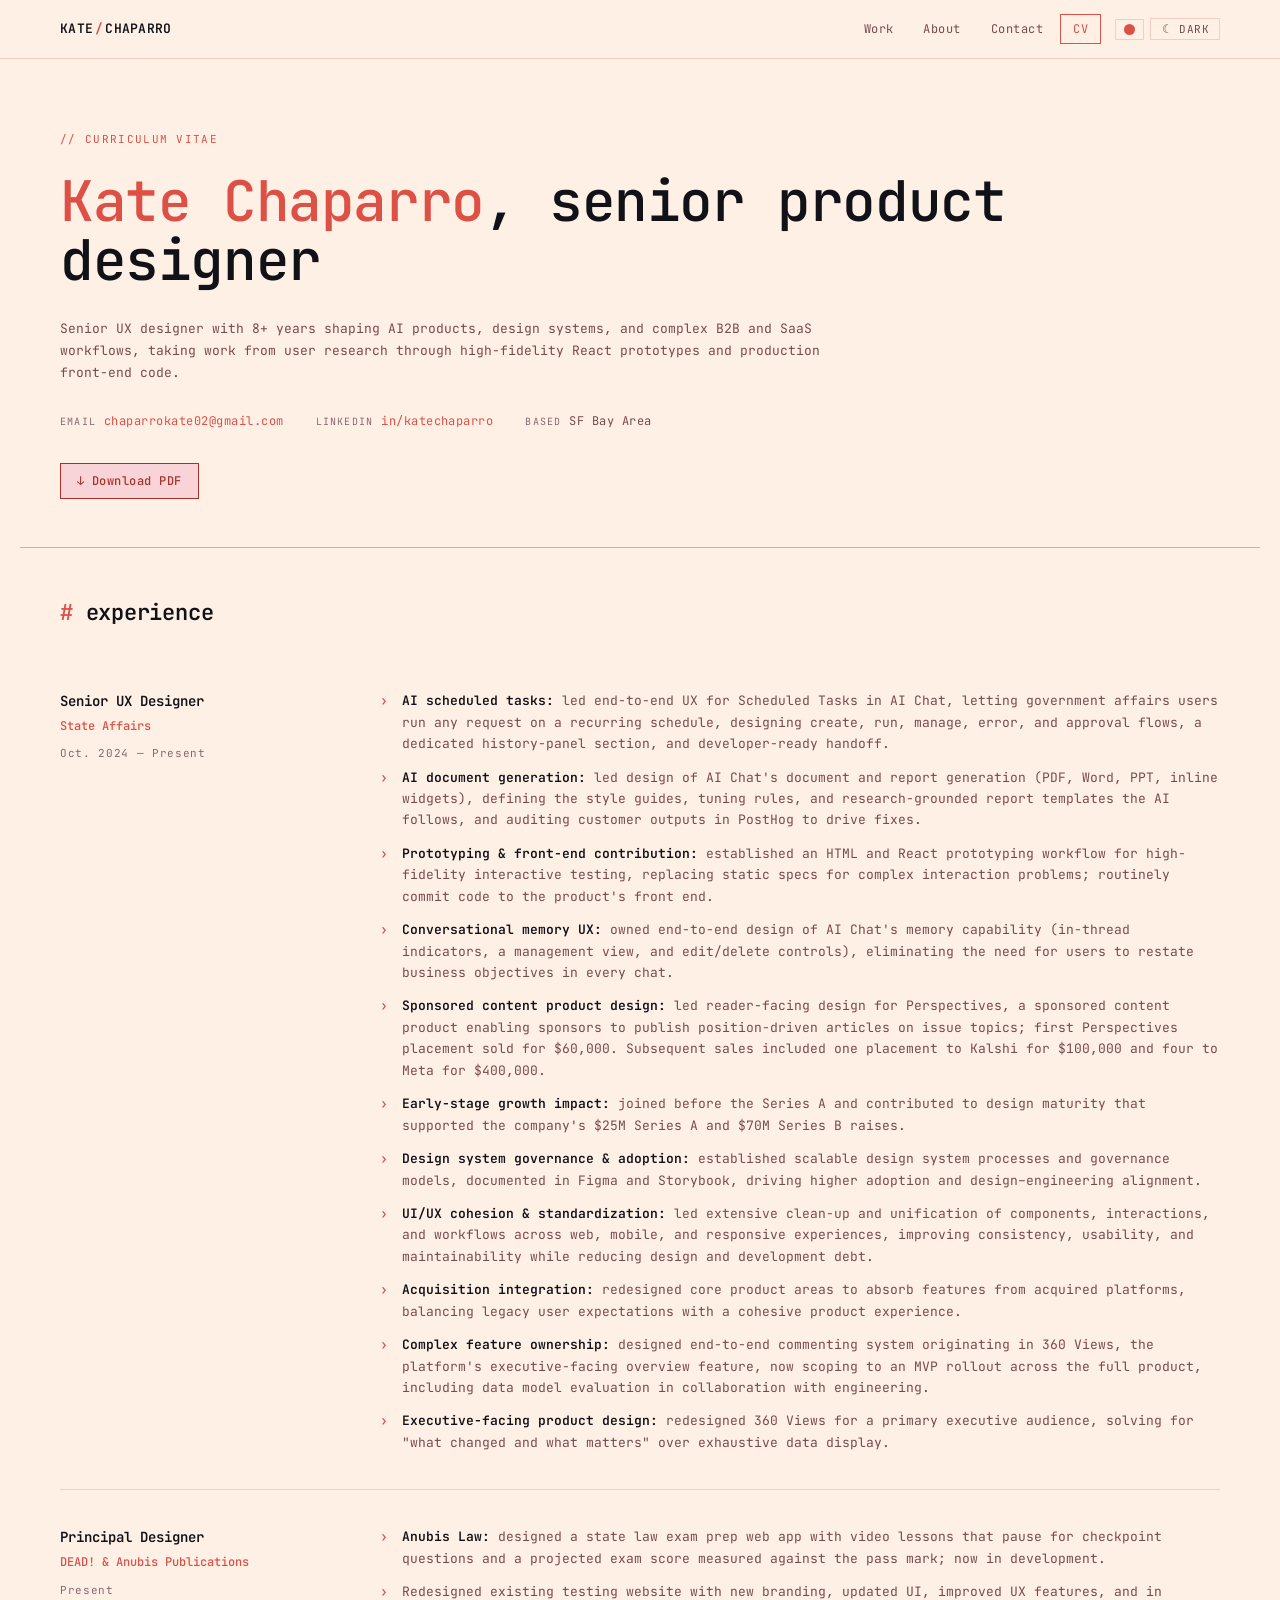
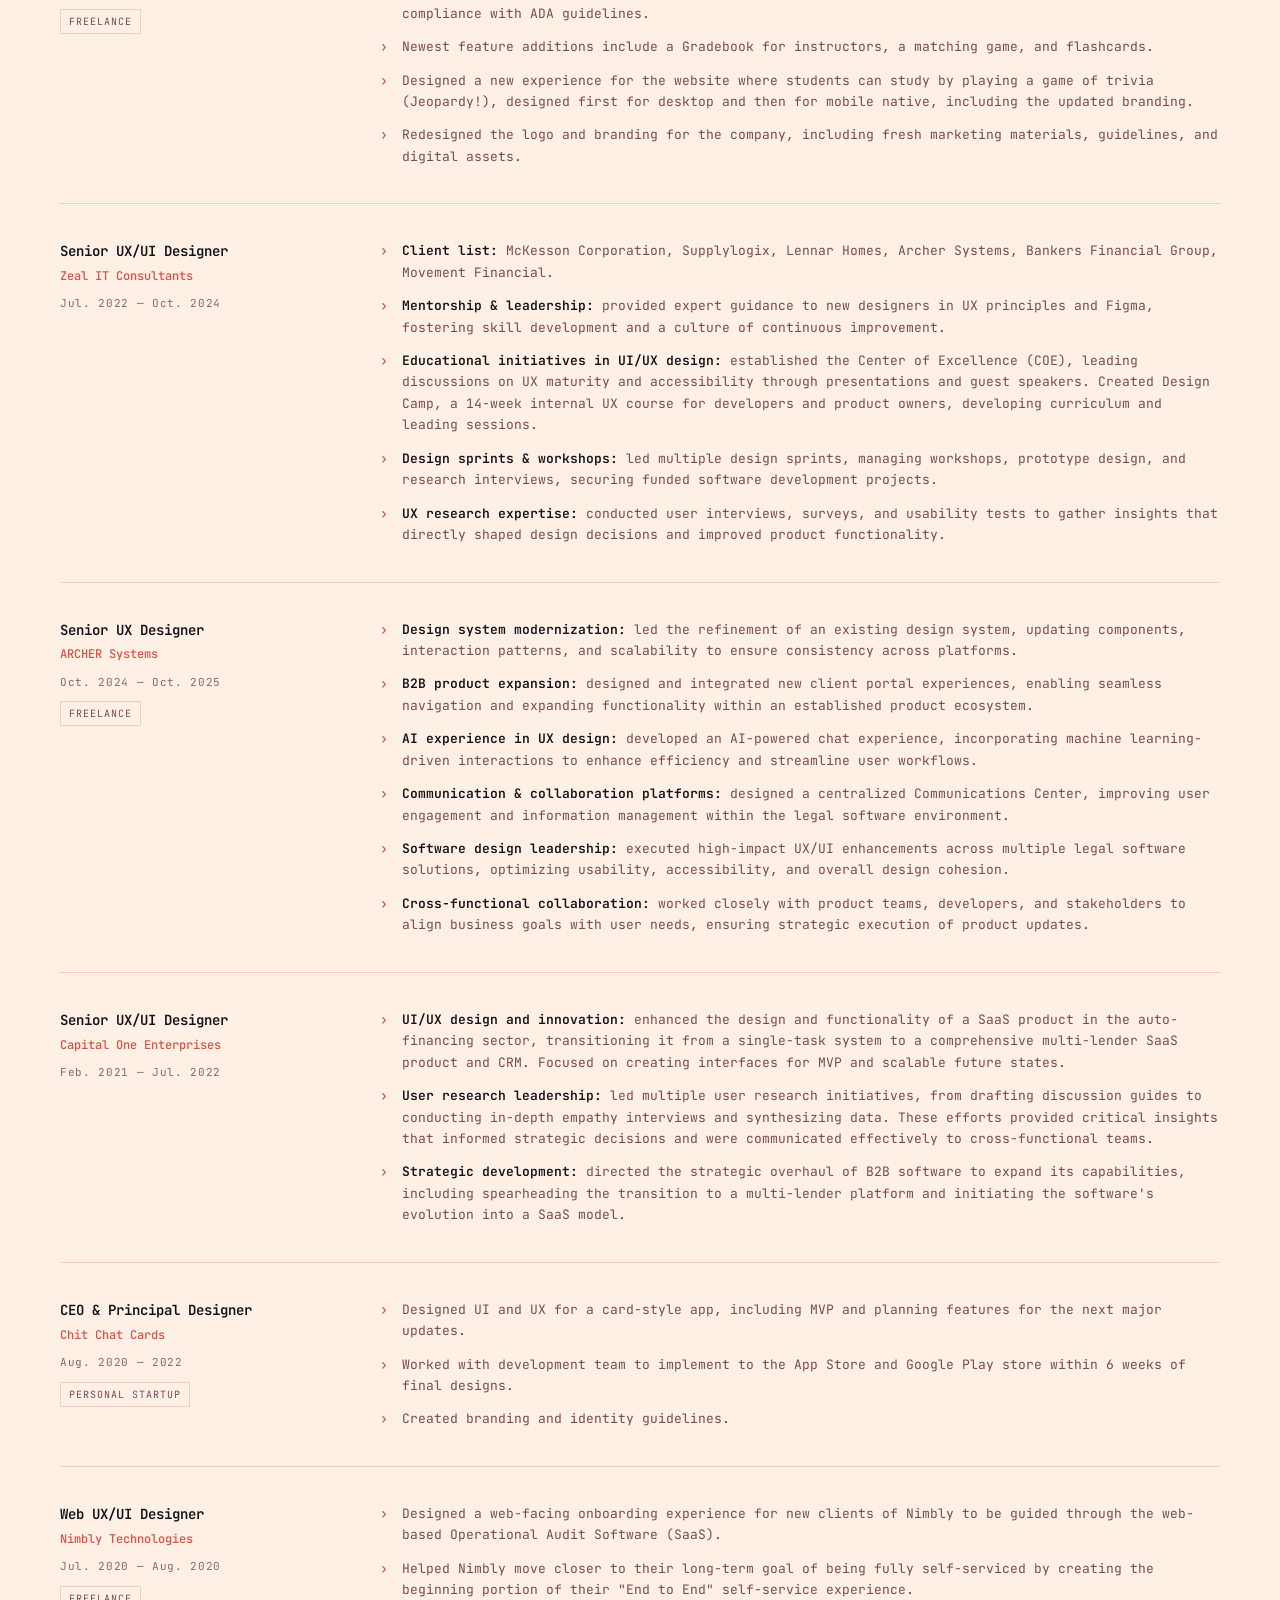
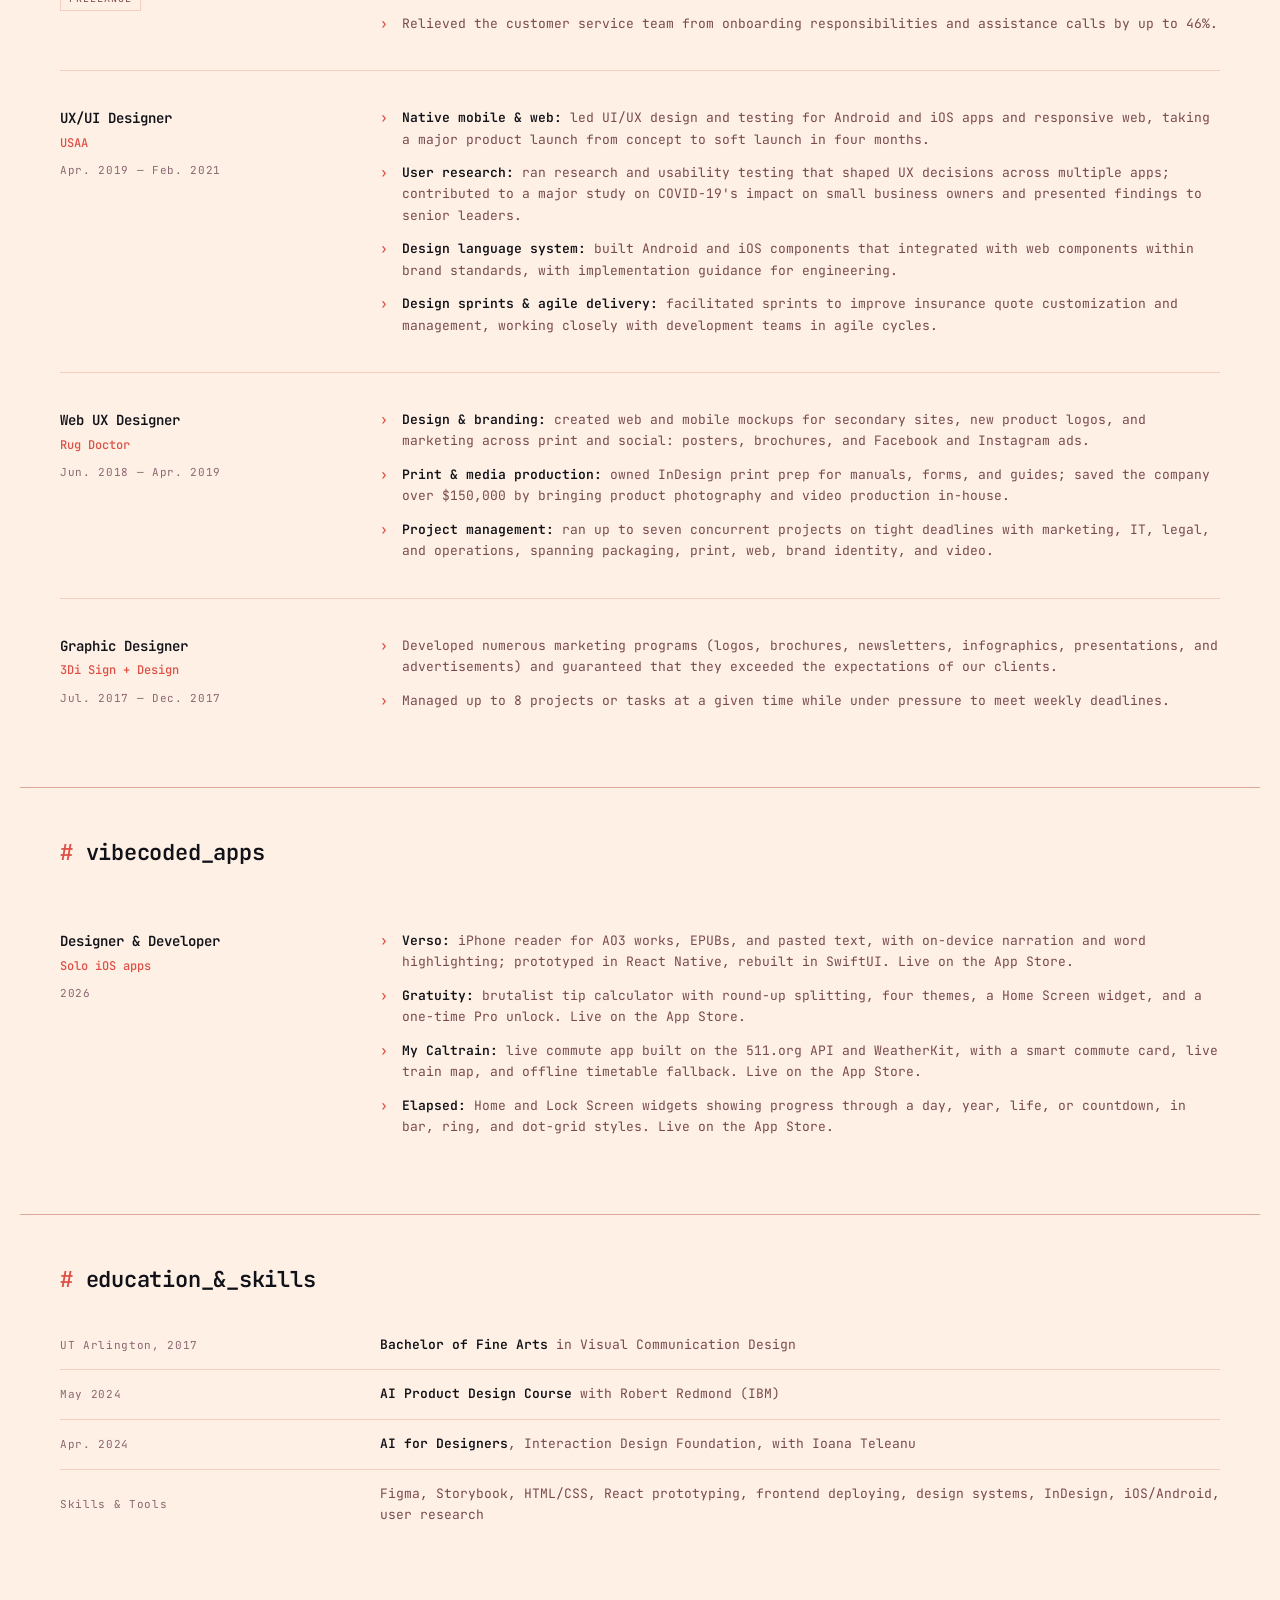
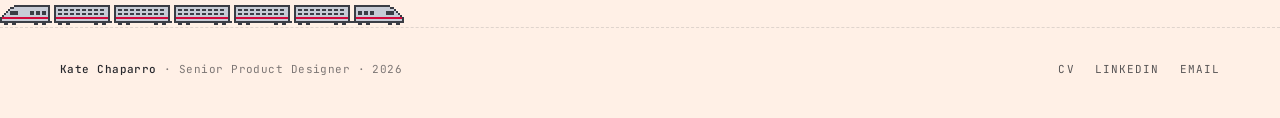
<file: cv.html>
<!DOCTYPE html>
<html lang="en">
<head>
<meta charset="UTF-8">
<meta name="viewport" content="width=device-width, initial-scale=1.0">
<title>CV — Kate Chaparro</title>
<meta name="description" content="CV of Kate Chaparro, senior product designer. Senior UX designer at State Affairs.">
<link rel="icon" href="favicon.svg" type="image/svg+xml">
<link rel="canonical" href="https://kidkatie2.github.io/portfolio/cv.html">
<meta property="og:type" content="website">
<meta property="og:site_name" content="Kate Chaparro">
<meta property="og:title" content="CV — Kate Chaparro">
<meta property="og:description" content="Senior product designer. Senior UX designer at State Affairs.">
<meta property="og:url" content="https://kidkatie2.github.io/portfolio/cv.html">
<meta name="twitter:card" content="summary">
<meta name="twitter:title" content="CV — Kate Chaparro">
<meta name="twitter:description" content="Senior product designer. Senior UX designer at State Affairs.">
<link rel="preconnect" href="https://fonts.googleapis.com">
<link rel="preconnect" href="https://fonts.gstatic.com" crossorigin>
<link href="https://fonts.googleapis.com/css2?family=JetBrains+Mono:wght@400;500;600;700&display=swap" rel="stylesheet">
<link rel="stylesheet" href="assets/shell.css">
<link rel="stylesheet" href="assets/theme.css">
<script src="assets/theme.js"></script>
<style>
  /* ---------- CV page ---------- */
  .cv-hero {
    max-width: var(--max);
    margin: 0 auto;
    padding: 72px var(--gutter) 48px;
  }
  .cv-eyebrow {
    font-size: 11px;
    letter-spacing: 0.12em;
    color: var(--accent);
    margin-bottom: 24px;
    text-transform: uppercase;
  }
  .cv-eyebrow::before { content: '// '; }
  .cv-hero h1 {
    font-family: var(--mono);
    font-size: 56px;
    font-weight: 500;
    line-height: 1.05;
    letter-spacing: -0.025em;
    color: var(--ink);
    margin-bottom: 28px;
  }
  .cv-hero h1 .accent { color: var(--accent); }
  .cv-summary {
    max-width: 760px;
    font-family: var(--mono);
    font-size: 13px;
    line-height: 1.7;
    color: var(--ink-2);
    margin-bottom: 28px;
  }
  .cv-hero-meta {
    display: flex;
    flex-wrap: wrap;
    gap: 12px 32px;
    font-size: 12px;
    color: var(--ink-2);
    letter-spacing: 0.04em;
  }
  .cv-hero-meta a { color: var(--accent); }
  .cv-hero-meta a:hover { text-decoration: underline; }
  .cv-hero-meta .k { color: var(--ink-3); text-transform: uppercase; font-size: 10px; letter-spacing: 0.12em; margin-right: 8px; }
  .cv-download {
    display: inline-block;
    margin-top: 32px;
    font-size: 12px;
    letter-spacing: 0.04em;
    color: var(--accent);
    border: 1px solid var(--accent);
    background: var(--accent-soft);
    padding: 8px 16px;
    font-weight: 500;
    transition: all 0.15s;
  }
  .cv-download:hover { color: var(--bg); background: var(--accent); }

  /* ---------- Section heads ---------- */
  .cv-section-head {
    max-width: var(--max);
    margin: 0 auto;
    padding: 48px var(--gutter) 0;
    display: flex;
    align-items: baseline;
    justify-content: space-between;
    gap: 24px;
    border-top: 1px solid var(--rule-strong);
  }
  .cv-section-head h2 {
    font-family: var(--mono);
    font-size: 22px;
    font-weight: 600;
    letter-spacing: -0.01em;
    color: var(--ink);
  }
  .cv-section-head h2::before { content: '# '; color: var(--accent); }
  .cv-section-head-meta {
    font-size: 11px;
    color: var(--ink-3);
    letter-spacing: 0.04em;
    text-align: right;
  }

  /* ---------- Entries ---------- */
  .cv-entries {
    max-width: var(--max);
    margin: 0 auto;
    padding: 24px var(--gutter) 40px;
  }
  .cv-entry {
    display: grid;
    grid-template-columns: 280px 1fr;
    gap: 40px;
    padding: 36px 0;
    border-bottom: 1px solid var(--rule);
  }
  .cv-entry:last-child { border-bottom: none; }
  .cv-entry-side { font-size: 12px; line-height: 1.7; }
  .cv-entry-role {
    font-size: 14px;
    font-weight: 600;
    color: var(--ink);
    margin-bottom: 2px;
  }
  .cv-entry-org { color: var(--accent); font-weight: 500; margin-bottom: 8px; }
  .cv-entry-dates {
    color: var(--ink-3);
    font-size: 11px;
    letter-spacing: 0.06em;
    font-variant-numeric: tabular-nums;
  }
  .cv-entry-tag {
    display: inline-block;
    margin-top: 10px;
    font-size: 10px;
    letter-spacing: 0.1em;
    text-transform: uppercase;
    color: var(--ink-2);
    border: 1px solid var(--rule);
    padding: 3px 8px;
  }
  .cv-entry-body ul { list-style: none; }
  .cv-entry-body li {
    position: relative;
    padding-left: 22px;
    margin-bottom: 12px;
    font-size: 13px;
    line-height: 1.65;
    color: var(--ink-2);
  }
  .cv-entry-body li:last-child { margin-bottom: 0; }
  .cv-entry-body li::before {
    content: '›';
    position: absolute;
    left: 0;
    color: var(--accent);
    font-weight: 600;
  }
  .cv-entry-body li strong { color: var(--ink); font-weight: 600; }

  /* ---------- Education / certification rows ---------- */
  .cv-simple-row {
    display: grid;
    grid-template-columns: 280px 1fr;
    gap: 40px;
    padding: 14px 0;
    border-bottom: 1px solid var(--rule);
    font-size: 13px;
  }
  .cv-simple-row:last-child { border-bottom: none; }
  .cv-simple-row .when { color: var(--ink-3); font-size: 11px; letter-spacing: 0.06em; font-variant-numeric: tabular-nums; align-self: center; }
  .cv-simple-row .what { color: var(--ink-2); line-height: 1.6; }
  .cv-simple-row .what strong { color: var(--ink); font-weight: 600; }

  /* ---------- Responsive ---------- */
  @media (max-width: 860px) {
    .cv-hero { padding: 48px var(--gutter) 36px; }
    .cv-hero h1 { font-size: 36px; }
    .cv-entry, .cv-simple-row { grid-template-columns: 1fr; gap: 12px; padding: 28px 0; }
    .cv-simple-row { padding: 14px 0; gap: 4px; }
    .cv-section-head { flex-direction: column; gap: 8px; }
    .cv-section-head-meta { text-align: left; }
  }
</style>
<style>
  /* Footer follows the light theme */
  :root:not([data-theme="dark"]) footer:not(.sa-end),
  :root:not([data-theme="dark"]) .kc-shell-footer,
  :root:not([data-theme="dark"]) .kc-footer { background: transparent; color: rgba(16,18,24,0.55); border-top: 1px solid rgba(16,18,24,0.12); }
  :root:not([data-theme="dark"]) .footer-meta strong,
  :root:not([data-theme="dark"]) .kc-shell-footer-meta strong,
  :root:not([data-theme="dark"]) .kc-footer-meta strong { color: rgba(16,18,24,0.9); }
  :root:not([data-theme="dark"]) .footer-socials a,
  :root:not([data-theme="dark"]) .kc-shell-footer-socials a,
  :root:not([data-theme="dark"]) .kc-footer-socials a { color: rgba(16,18,24,0.7); }
  :root:not([data-theme="dark"]) .contact,
  :root:not([data-theme="dark"]) footer { --accent: #c2410c; }
  :root:not([data-theme="dark"]) .kc-contact,
  :root:not([data-theme="dark"]) .kc-shell-footer,
  :root:not([data-theme="dark"]) .kc-footer { --kc-accent: #c2410c; }
  :root[data-theme="dark"] .footer-meta strong,
  :root[data-theme="dark"] .kc-footer-meta strong,
  :root[data-theme="dark"] .kc-shell-footer-meta strong { color: #e8ecf5; }
  :root:not([data-theme="dark"]) .cv-download { color: #a8322a; border-color: #a8322a; }
  .nav-toggle-li { display: flex; align-items: center; margin-left: 10px; }
  .nav-toggle-li button { margin: 0; }
  @media (max-width: 560px) {
    .nav-toggle-li { margin-left: 2px; }
    .theme-toggle .label, .kc-theme-toggle .label { display: none; }
    .theme-toggle, .kc-theme-toggle { padding-left: 8px; padding-right: 8px; }
  }
</style>
</head>
<body>


<nav class="nav">
  <div class="nav-inner">
    <a class="nav-brand" href="index.html">KATE<span class="slash">/</span>CHAPARRO</a>
    <ul class="nav-links">
      <li><a href="index.html">Work</a></li>
      <li><a href="index.html#about-section">About</a></li>
      <li><a href="index.html#contact-section">Contact</a></li>
      <li><a href="cv.html" class="is-active">CV</a></li>
      <li class="nav-toggle-li"><button class="theme-toggle" data-theme-toggle aria-label="Toggle theme">
              <span class="icon">☾</span>
              <span class="label">DARK</span>
            </button></li>
    </ul>
  </div>
</nav>

<header class="cv-hero">
  <div class="cv-eyebrow">Curriculum Vitae</div>
  <h1><span class="accent">Kate Chaparro</span>, senior product designer</h1>
  <p class="cv-summary">Senior UX designer with 8+ years shaping AI products, design systems, and complex B2B and SaaS workflows, taking work from user research through high-fidelity React prototypes and production front-end code.</p>
  <div class="cv-hero-meta">
    <span><span class="k">email</span><a href="mailto:chaparrokate02@gmail.com">chaparrokate02@gmail.com</a></span>
    <span><span class="k">linkedin</span><a href="https://www.linkedin.com/in/katechaparro/" target="_blank" rel="noopener">in/katechaparro</a></span>
    <span><span class="k">based</span>SF Bay Area</span>
  </div>
  <a class="cv-download" href="assets/KateChaparro-Resume.pdf?v=2" download>↓ Download PDF</a>
</header>

<!-- ============ EXPERIENCE ============ -->
<div class="cv-section-head">
  <h2>experience</h2>
</div>

<section class="cv-entries">

  <div class="cv-entry">
    <div class="cv-entry-side">
      <div class="cv-entry-role">Senior UX Designer</div>
      <div class="cv-entry-org">State Affairs</div>
      <div class="cv-entry-dates">Oct. 2024 — Present</div>
    </div>
    <div class="cv-entry-body">
      <ul>
        <li><strong>AI scheduled tasks:</strong> led end-to-end UX for Scheduled Tasks in AI Chat, letting government affairs users run any request on a recurring schedule, designing create, run, manage, error, and approval flows, a dedicated history-panel section, and developer-ready handoff.</li>
        <li><strong>AI document generation:</strong> led design of AI Chat's document and report generation (PDF, Word, PPT, inline widgets), defining the style guides, tuning rules, and research-grounded report templates the AI follows, and auditing customer outputs in PostHog to drive fixes.</li>
        <li><strong>Prototyping &amp; front-end contribution:</strong> established an HTML and React prototyping workflow for high-fidelity interactive testing, replacing static specs for complex interaction problems; routinely commit code to the product's front end.</li>
        <li><strong>Conversational memory UX:</strong> owned end-to-end design of AI Chat's memory capability (in-thread indicators, a management view, and edit/delete controls), eliminating the need for users to restate business objectives in every chat.</li>
        <li><strong>Sponsored content product design:</strong> led reader-facing design for Perspectives, a sponsored content product enabling sponsors to publish position-driven articles on issue topics; first Perspectives placement sold for $60,000. Subsequent sales included one placement to Kalshi for $100,000 and four to Meta for $400,000.</li>
        <li><strong>Early-stage growth impact:</strong> joined before the Series A and contributed to design maturity that supported the company's $25M Series A and $70M Series B raises.</li>
        <li><strong>Design system governance &amp; adoption:</strong> established scalable design system processes and governance models, documented in Figma and Storybook, driving higher adoption and design–engineering alignment.</li>
        <li><strong>UI/UX cohesion &amp; standardization:</strong> led extensive clean-up and unification of components, interactions, and workflows across web, mobile, and responsive experiences, improving consistency, usability, and maintainability while reducing design and development debt.</li>
        <li><strong>Acquisition integration:</strong> redesigned core product areas to absorb features from acquired platforms, balancing legacy user expectations with a cohesive product experience.</li>
        <li><strong>Complex feature ownership:</strong> designed end-to-end commenting system originating in 360 Views, the platform's executive-facing overview feature, now scoping to an MVP rollout across the full product, including data model evaluation in collaboration with engineering.</li>
        <li><strong>Executive-facing product design:</strong> redesigned 360 Views for a primary executive audience, solving for "what changed and what matters" over exhaustive data display.</li>
      </ul>
    </div>
  </div>

  <div class="cv-entry">
    <div class="cv-entry-side">
      <div class="cv-entry-role">Principal Designer</div>
      <div class="cv-entry-org">DEAD! &amp; Anubis Publications</div>
      <div class="cv-entry-dates">Present</div>
      <span class="cv-entry-tag">Freelance</span>
    </div>
    <div class="cv-entry-body">
      <ul>
        <li><strong>Anubis Law:</strong> designed a state law exam prep web app with video lessons that pause for checkpoint questions and a projected exam score measured against the pass mark; now in development.</li>
        <li>Redesigned existing testing website with new branding, updated UI, improved UX features, and in compliance with ADA guidelines.</li>
        <li>Newest feature additions include a Gradebook for instructors, a matching game, and flashcards.</li>
        <li>Designed a new experience for the website where students can study by playing a game of trivia (Jeopardy!), designed first for desktop and then for mobile native, including the updated branding.</li>
        <li>Redesigned the logo and branding for the company, including fresh marketing materials, guidelines, and digital assets.</li>
      </ul>
    </div>
  </div>

  <div class="cv-entry">
    <div class="cv-entry-side">
      <div class="cv-entry-role">Senior UX/UI Designer</div>
      <div class="cv-entry-org">Zeal IT Consultants</div>
      <div class="cv-entry-dates">Jul. 2022 — Oct. 2024</div>
    </div>
    <div class="cv-entry-body">
      <ul>
        <li><strong>Client list:</strong> McKesson Corporation, Supplylogix, Lennar Homes, Archer Systems, Bankers Financial Group, Movement Financial.</li>
        <li><strong>Mentorship &amp; leadership:</strong> provided expert guidance to new designers in UX principles and Figma, fostering skill development and a culture of continuous improvement.</li>
        <li><strong>Educational initiatives in UI/UX design:</strong> established the Center of Excellence (COE), leading discussions on UX maturity and accessibility through presentations and guest speakers. Created Design Camp, a 14-week internal UX course for developers and product owners, developing curriculum and leading sessions.</li>
        <li><strong>Design sprints &amp; workshops:</strong> led multiple design sprints, managing workshops, prototype design, and research interviews, securing funded software development projects.</li>
        <li><strong>UX research expertise:</strong> conducted user interviews, surveys, and usability tests to gather insights that directly shaped design decisions and improved product functionality.</li>
      </ul>
    </div>
  </div>

  <div class="cv-entry">
    <div class="cv-entry-side">
      <div class="cv-entry-role">Senior UX Designer</div>
      <div class="cv-entry-org">ARCHER Systems</div>
      <div class="cv-entry-dates">Oct. 2024 — Oct. 2025</div>
      <span class="cv-entry-tag">Freelance</span>
    </div>
    <div class="cv-entry-body">
      <ul>
        <li><strong>Design system modernization:</strong> led the refinement of an existing design system, updating components, interaction patterns, and scalability to ensure consistency across platforms.</li>
        <li><strong>B2B product expansion:</strong> designed and integrated new client portal experiences, enabling seamless navigation and expanding functionality within an established product ecosystem.</li>
        <li><strong>AI experience in UX design:</strong> developed an AI-powered chat experience, incorporating machine learning-driven interactions to enhance efficiency and streamline user workflows.</li>
        <li><strong>Communication &amp; collaboration platforms:</strong> designed a centralized Communications Center, improving user engagement and information management within the legal software environment.</li>
        <li><strong>Software design leadership:</strong> executed high-impact UX/UI enhancements across multiple legal software solutions, optimizing usability, accessibility, and overall design cohesion.</li>
        <li><strong>Cross-functional collaboration:</strong> worked closely with product teams, developers, and stakeholders to align business goals with user needs, ensuring strategic execution of product updates.</li>
      </ul>
    </div>
  </div>

  <div class="cv-entry">
    <div class="cv-entry-side">
      <div class="cv-entry-role">Senior UX/UI Designer</div>
      <div class="cv-entry-org">Capital One Enterprises</div>
      <div class="cv-entry-dates">Feb. 2021 — Jul. 2022</div>
    </div>
    <div class="cv-entry-body">
      <ul>
        <li><strong>UI/UX design and innovation:</strong> enhanced the design and functionality of a SaaS product in the auto-financing sector, transitioning it from a single-task system to a comprehensive multi-lender SaaS product and CRM. Focused on creating interfaces for MVP and scalable future states.</li>
        <li><strong>User research leadership:</strong> led multiple user research initiatives, from drafting discussion guides to conducting in-depth empathy interviews and synthesizing data. These efforts provided critical insights that informed strategic decisions and were communicated effectively to cross-functional teams.</li>
        <li><strong>Strategic development:</strong> directed the strategic overhaul of B2B software to expand its capabilities, including spearheading the transition to a multi-lender platform and initiating the software's evolution into a SaaS model.</li>
      </ul>
    </div>
  </div>

  <div class="cv-entry">
    <div class="cv-entry-side">
      <div class="cv-entry-role">CEO &amp; Principal Designer</div>
      <div class="cv-entry-org">Chit Chat Cards</div>
      <div class="cv-entry-dates">Aug. 2020 — 2022</div>
      <span class="cv-entry-tag">Personal Startup</span>
    </div>
    <div class="cv-entry-body">
      <ul>
        <li>Designed UI and UX for a card-style app, including MVP and planning features for the next major updates.</li>
        <li>Worked with development team to implement to the App Store and Google Play store within 6 weeks of final designs.</li>
        <li>Created branding and identity guidelines.</li>
      </ul>
    </div>
  </div>

  <div class="cv-entry">
    <div class="cv-entry-side">
      <div class="cv-entry-role">Web UX/UI Designer</div>
      <div class="cv-entry-org">Nimbly Technologies</div>
      <div class="cv-entry-dates">Jul. 2020 — Aug. 2020</div>
      <span class="cv-entry-tag">Freelance</span>
    </div>
    <div class="cv-entry-body">
      <ul>
        <li>Designed a web-facing onboarding experience for new clients of Nimbly to be guided through the web-based Operational Audit Software (SaaS).</li>
        <li>Helped Nimbly move closer to their long-term goal of being fully self-serviced by creating the beginning portion of their "End to End" self-service experience.</li>
        <li>Relieved the customer service team from onboarding responsibilities and assistance calls by up to 46%.</li>
      </ul>
    </div>
  </div>

  <div class="cv-entry">
    <div class="cv-entry-side">
      <div class="cv-entry-role">UX/UI Designer</div>
      <div class="cv-entry-org">USAA</div>
      <div class="cv-entry-dates">Apr. 2019 — Feb. 2021</div>
    </div>
    <div class="cv-entry-body">
      <ul>
        <li><strong>Native mobile &amp; web:</strong> led UI/UX design and testing for Android and iOS apps and responsive web, taking a major product launch from concept to soft launch in four months.</li>
        <li><strong>User research:</strong> ran research and usability testing that shaped UX decisions across multiple apps; contributed to a major study on COVID-19's impact on small business owners and presented findings to senior leaders.</li>
        <li><strong>Design language system:</strong> built Android and iOS components that integrated with web components within brand standards, with implementation guidance for engineering.</li>
        <li><strong>Design sprints &amp; agile delivery:</strong> facilitated sprints to improve insurance quote customization and management, working closely with development teams in agile cycles.</li>
      </ul>
    </div>
  </div>

  <div class="cv-entry">
    <div class="cv-entry-side">
      <div class="cv-entry-role">Web UX Designer</div>
      <div class="cv-entry-org">Rug Doctor</div>
      <div class="cv-entry-dates">Jun. 2018 — Apr. 2019</div>
    </div>
    <div class="cv-entry-body">
      <ul>
        <li><strong>Design &amp; branding:</strong> created web and mobile mockups for secondary sites, new product logos, and marketing across print and social: posters, brochures, and Facebook and Instagram ads.</li>
        <li><strong>Print &amp; media production:</strong> owned InDesign print prep for manuals, forms, and guides; saved the company over $150,000 by bringing product photography and video production in-house.</li>
        <li><strong>Project management:</strong> ran up to seven concurrent projects on tight deadlines with marketing, IT, legal, and operations, spanning packaging, print, web, brand identity, and video.</li>
      </ul>
    </div>
  </div>

  <div class="cv-entry">
    <div class="cv-entry-side">
      <div class="cv-entry-role">Graphic Designer</div>
      <div class="cv-entry-org">3Di Sign + Design</div>
      <div class="cv-entry-dates">Jul. 2017 — Dec. 2017</div>
    </div>
    <div class="cv-entry-body">
      <ul>
        <li>Developed numerous marketing programs (logos, brochures, newsletters, infographics, presentations, and advertisements) and guaranteed that they exceeded the expectations of our clients.</li>
        <li>Managed up to 8 projects or tasks at a given time while under pressure to meet weekly deadlines.</li>
      </ul>
    </div>
  </div>

</section>

<!-- ============ VIBECODED APPS ============ -->
<div class="cv-section-head">
  <h2>vibecoded_apps</h2>
</div>

<section class="cv-entries">
  <div class="cv-entry">
    <div class="cv-entry-side">
      <div class="cv-entry-role">Designer &amp; Developer</div>
      <div class="cv-entry-org">Solo iOS apps</div>
      <div class="cv-entry-dates">2026</div>
    </div>
    <div class="cv-entry-body">
      <ul>
        <li><strong>Verso:</strong> iPhone reader for AO3 works, EPUBs, and pasted text, with on-device narration and word highlighting; prototyped in React Native, rebuilt in SwiftUI. Live on the App Store.</li>
        <li><strong>Gratuity:</strong> brutalist tip calculator with round-up splitting, four themes, a Home Screen widget, and a one-time Pro unlock. Live on the App Store.</li>
        <li><strong>My Caltrain:</strong> live commute app built on the 511.org API and WeatherKit, with a smart commute card, live train map, and offline timetable fallback. Live on the App Store.</li>
        <li><strong>Elapsed:</strong> Home and Lock Screen widgets showing progress through a day, year, life, or countdown, in bar, ring, and dot-grid styles. Live on the App Store.</li>
      </ul>
    </div>
  </div>
</section>

<!-- ============ EDUCATION & SKILLS ============ -->
<div class="cv-section-head">
  <h2>education_&amp;_skills</h2>
</div>

<section class="cv-entries">
  <div class="cv-simple-row">
    <span class="when">UT Arlington, 2017</span>
    <span class="what"><strong>Bachelor of Fine Arts</strong> in Visual Communication Design</span>
  </div>
  <div class="cv-simple-row">
    <span class="when">May 2024</span>
    <span class="what"><strong>AI Product Design Course</strong> with Robert Redmond (IBM)</span>
  </div>
  <div class="cv-simple-row">
    <span class="when">Apr. 2024</span>
    <span class="what"><strong>AI for Designers</strong>, Interaction Design Foundation, with Ioana Teleanu</span>
  </div>
  <div class="cv-simple-row">
    <span class="when">Skills &amp; Tools</span>
    <span class="what">Figma, Storybook, HTML/CSS, React prototyping, frontend deploying, design systems, InDesign, iOS/Android, user research</span>
  </div>
</section>

<footer>
  <div class="footer-inner">
    <div class="footer-meta">
      <strong>Kate Chaparro</strong> · Senior Product Designer · 2026
    </div>
    <div class="footer-socials">
      <a href="cv.html">CV</a>
      <a href="https://www.linkedin.com/in/katechaparro/" target="_blank" rel="noopener">LinkedIn</a>
      <a href="mailto:chaparrokate02@gmail.com">Email</a>
    </div>
  </div>
</footer>

<script>
  function updateTime() {
    const now = new Date();
    const opts = { timeZone: 'America/Los_Angeles', hour12: false, hour: '2-digit', minute: '2-digit', second: '2-digit' };
    const t = new Intl.DateTimeFormat('en-US', opts).format(now);
    const el = document.getElementById('status-time');
    if (el) el.textContent = t + ' PT';
  }
  updateTime();
  setInterval(updateTime, 1000);
</script>

<script src="assets/flair.js" defer></script>
<script data-goatcounter="https://tesoro.goatcounter.com/count" async src="https://gc.zgo.at/count.js"></script>
</body>
</html>
</file>
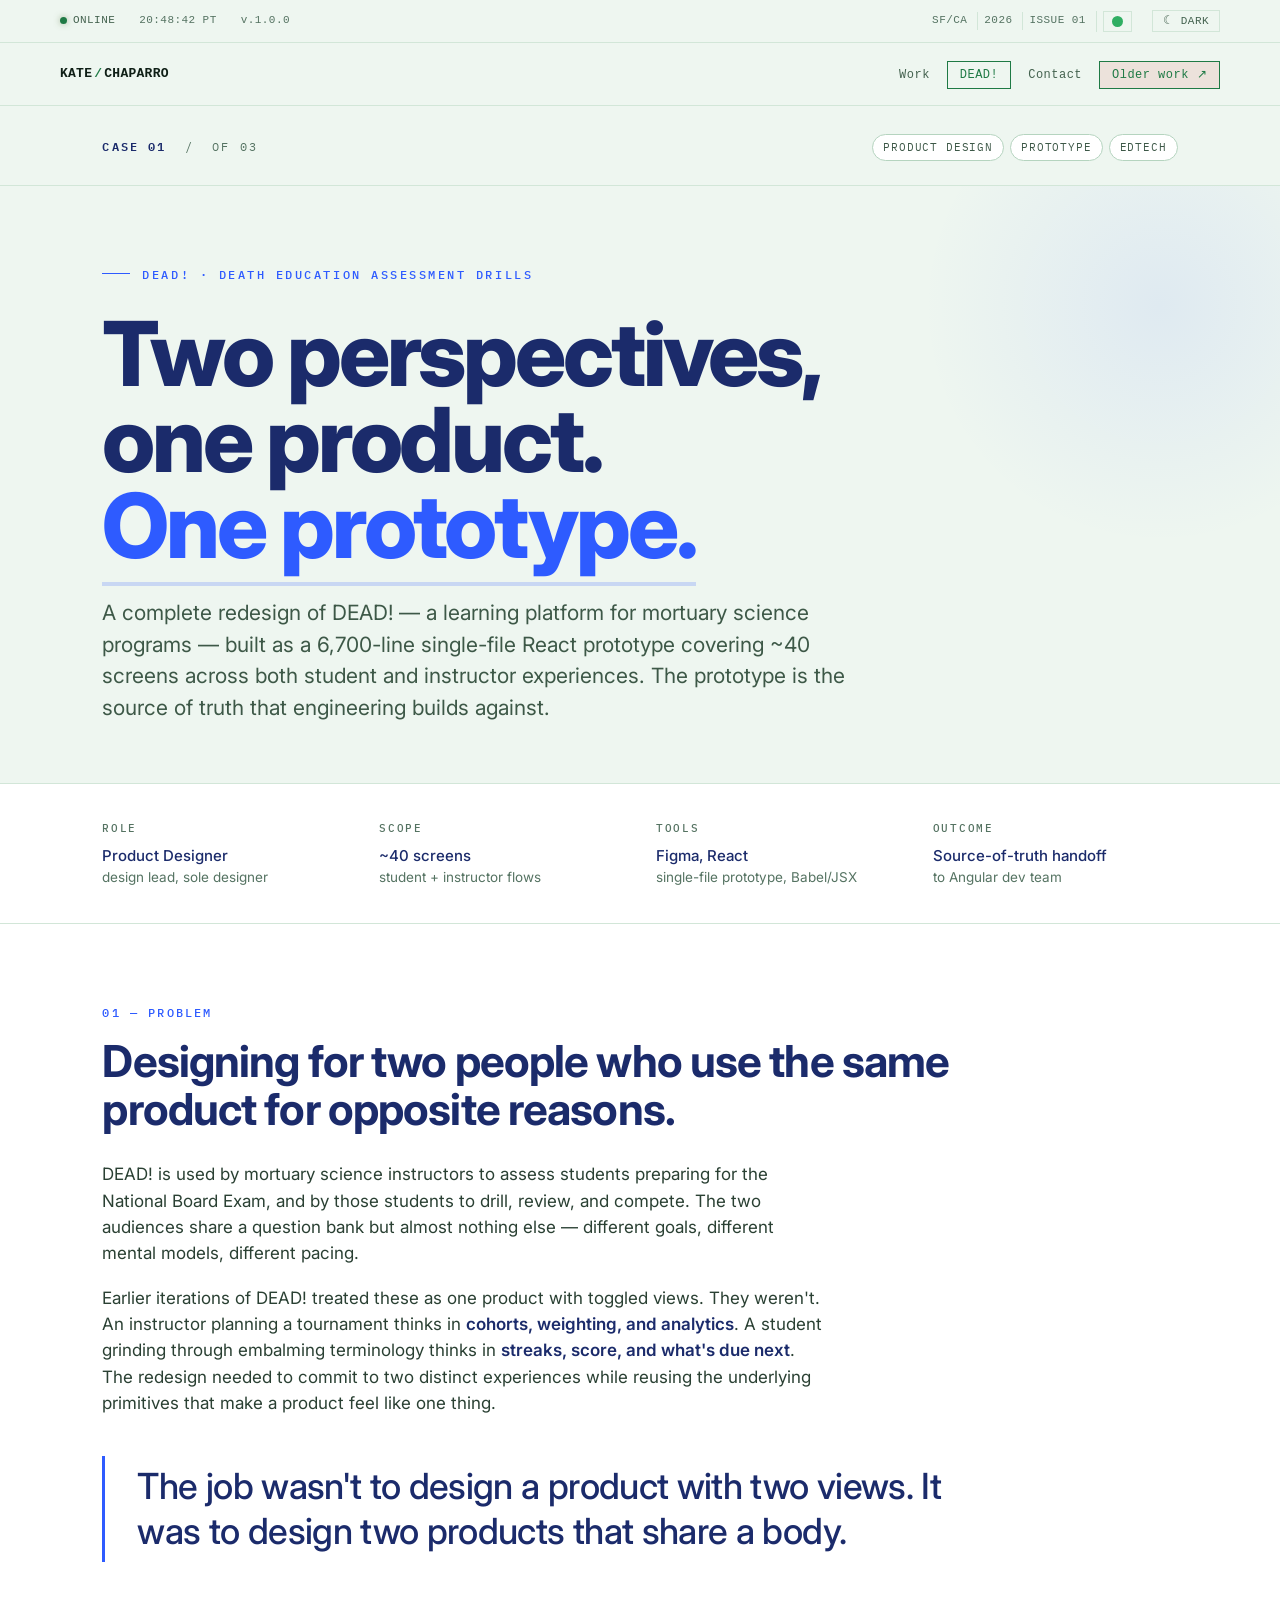
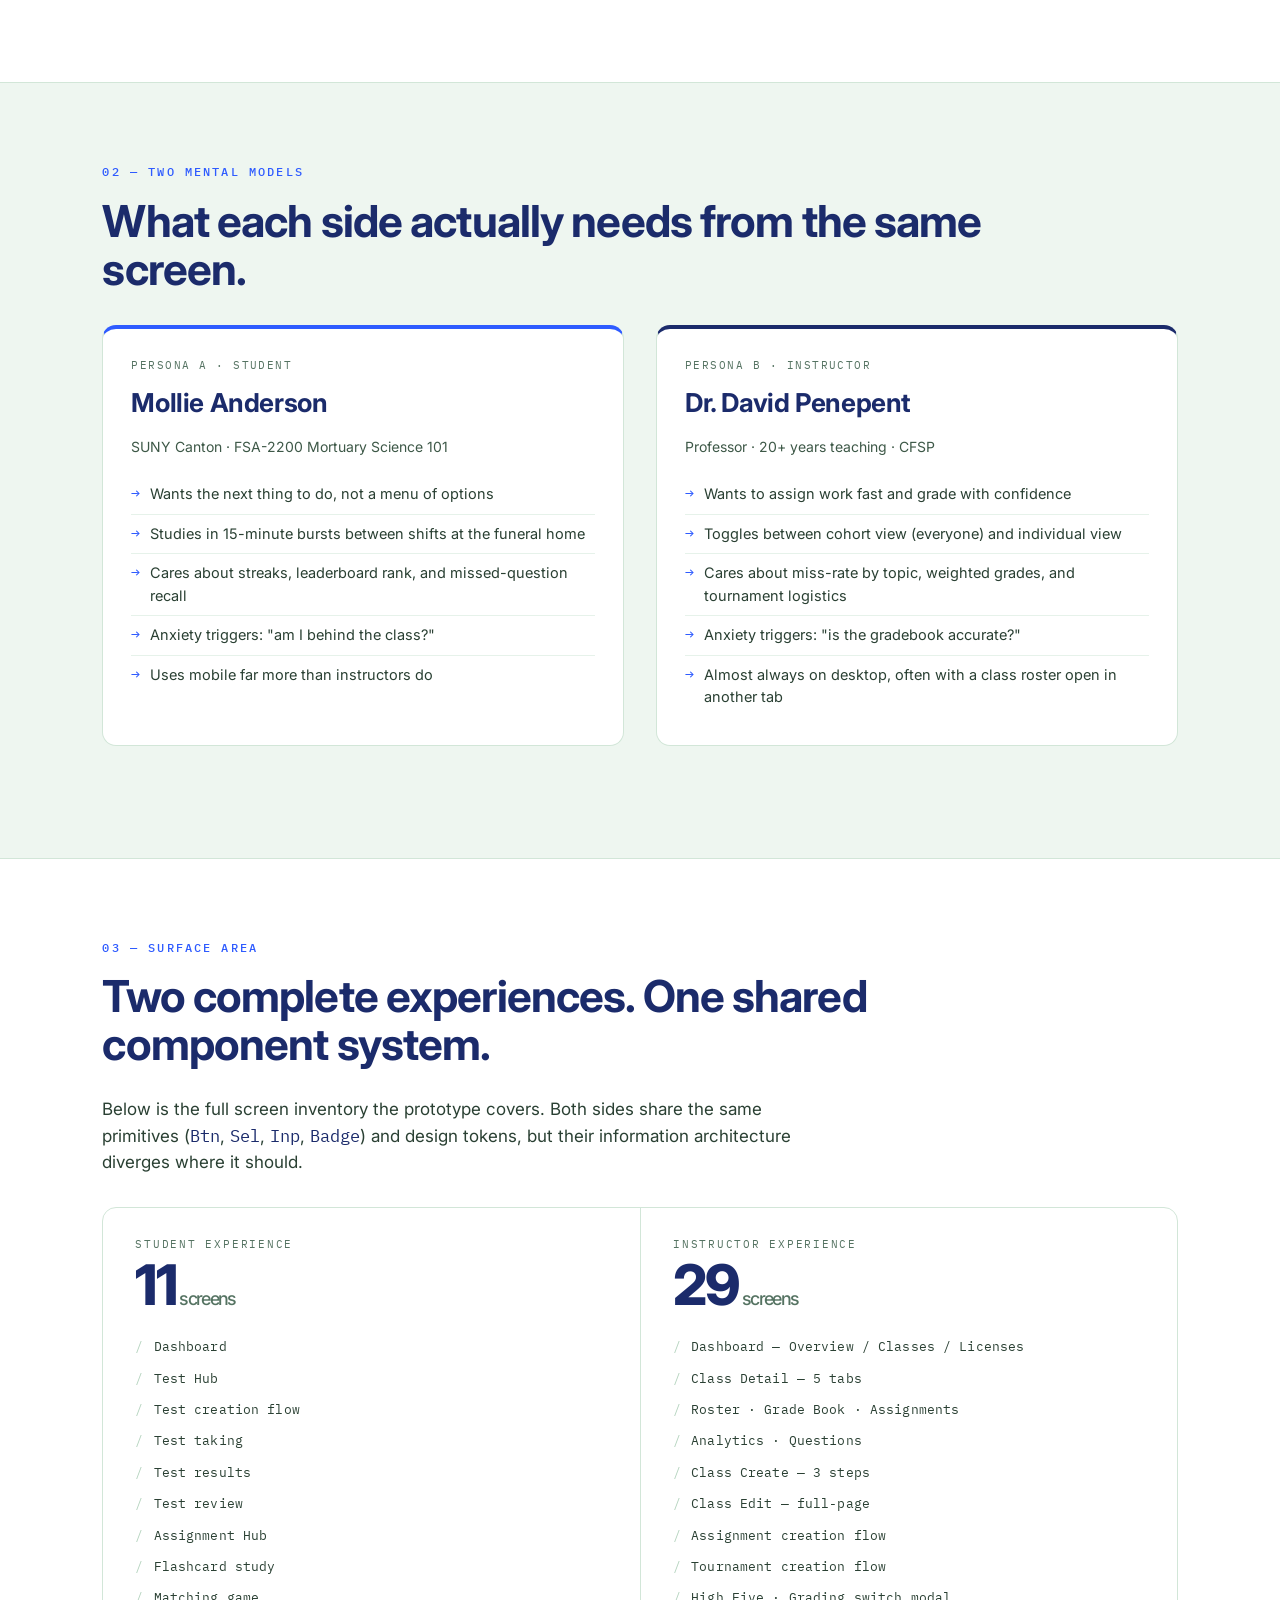
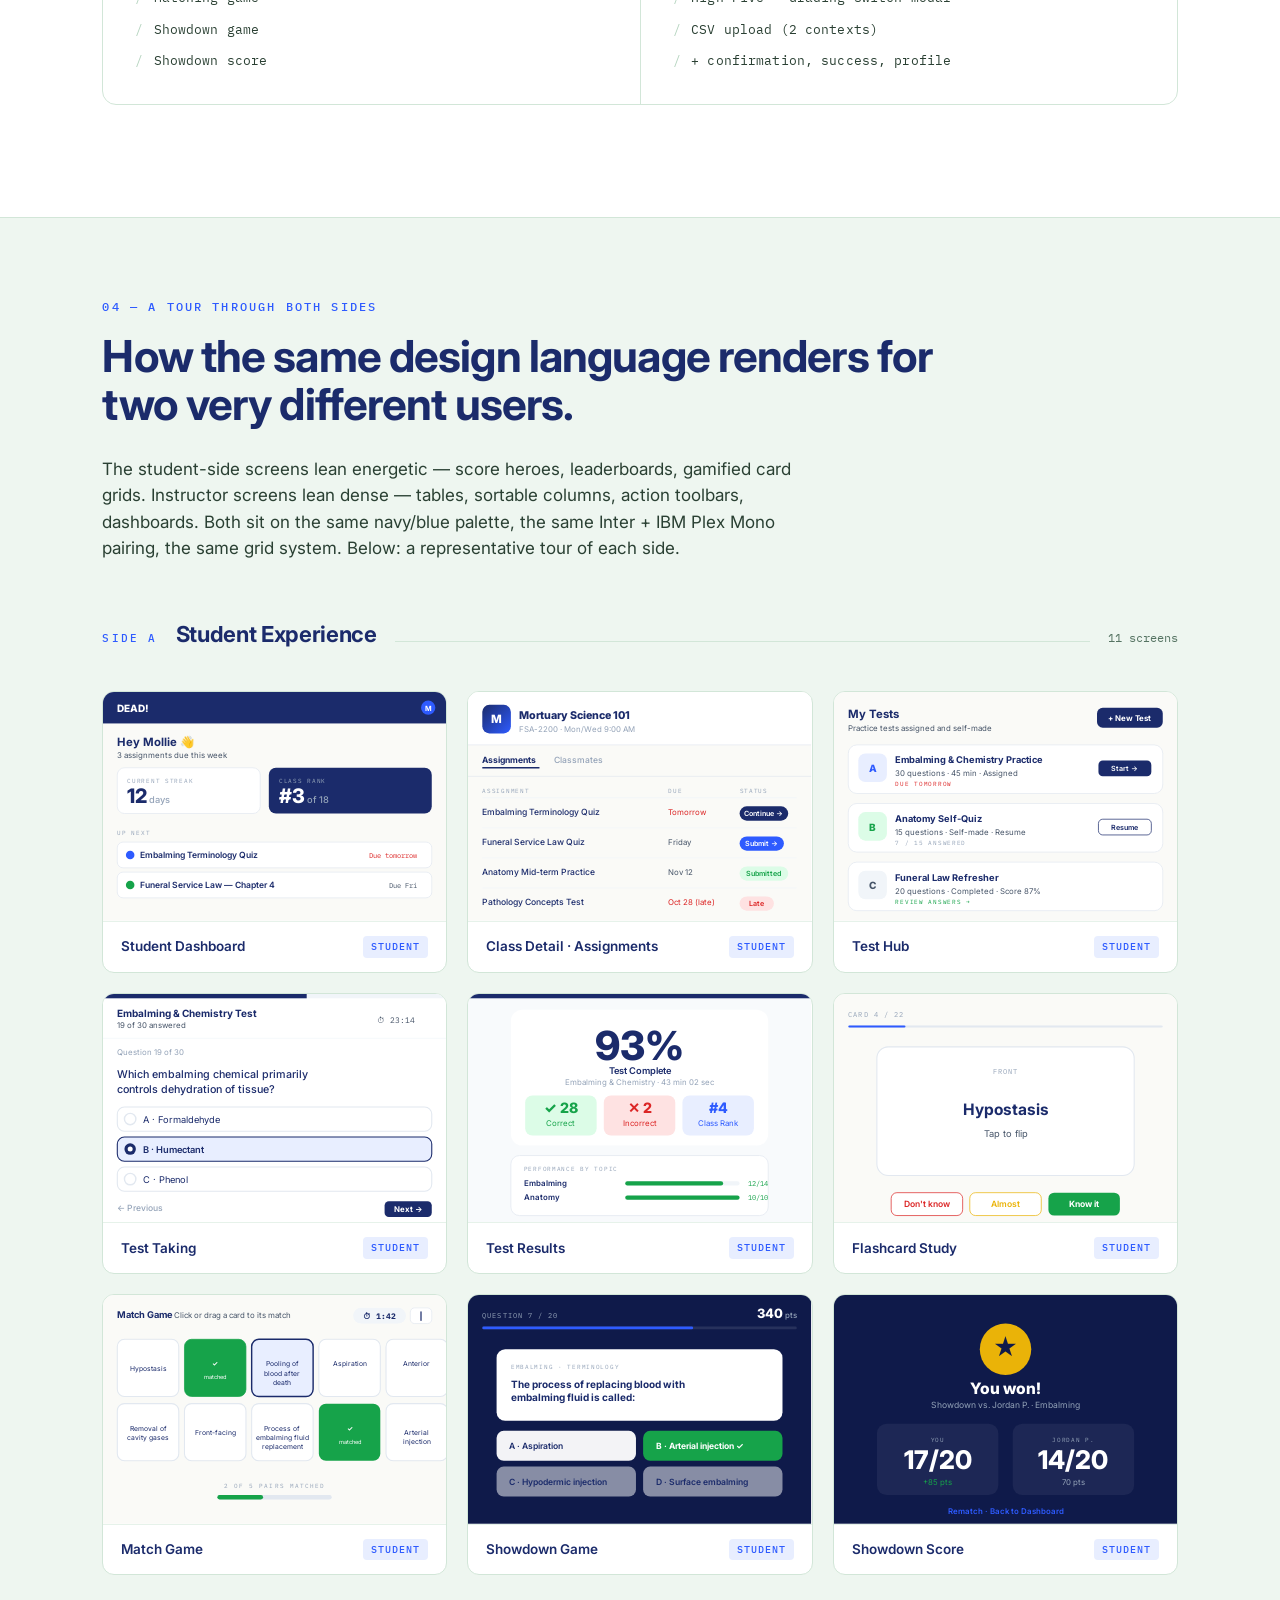
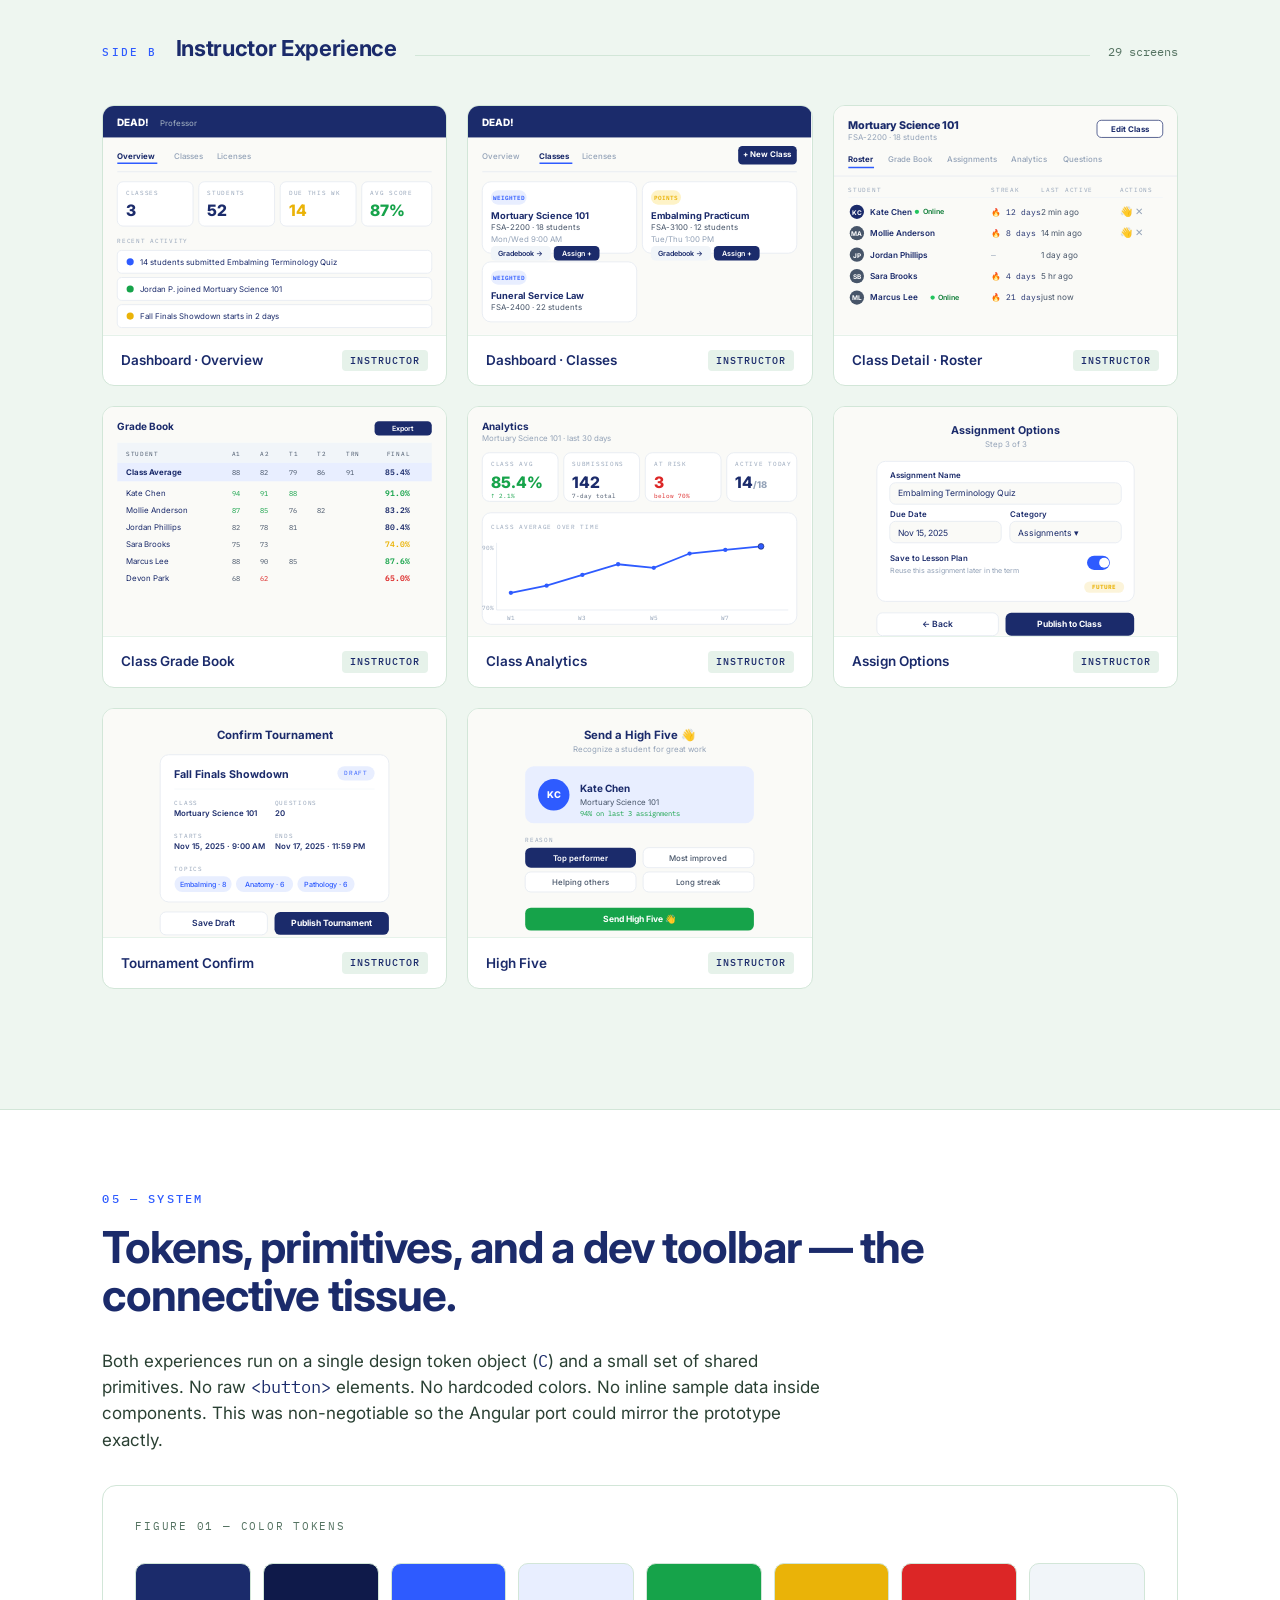
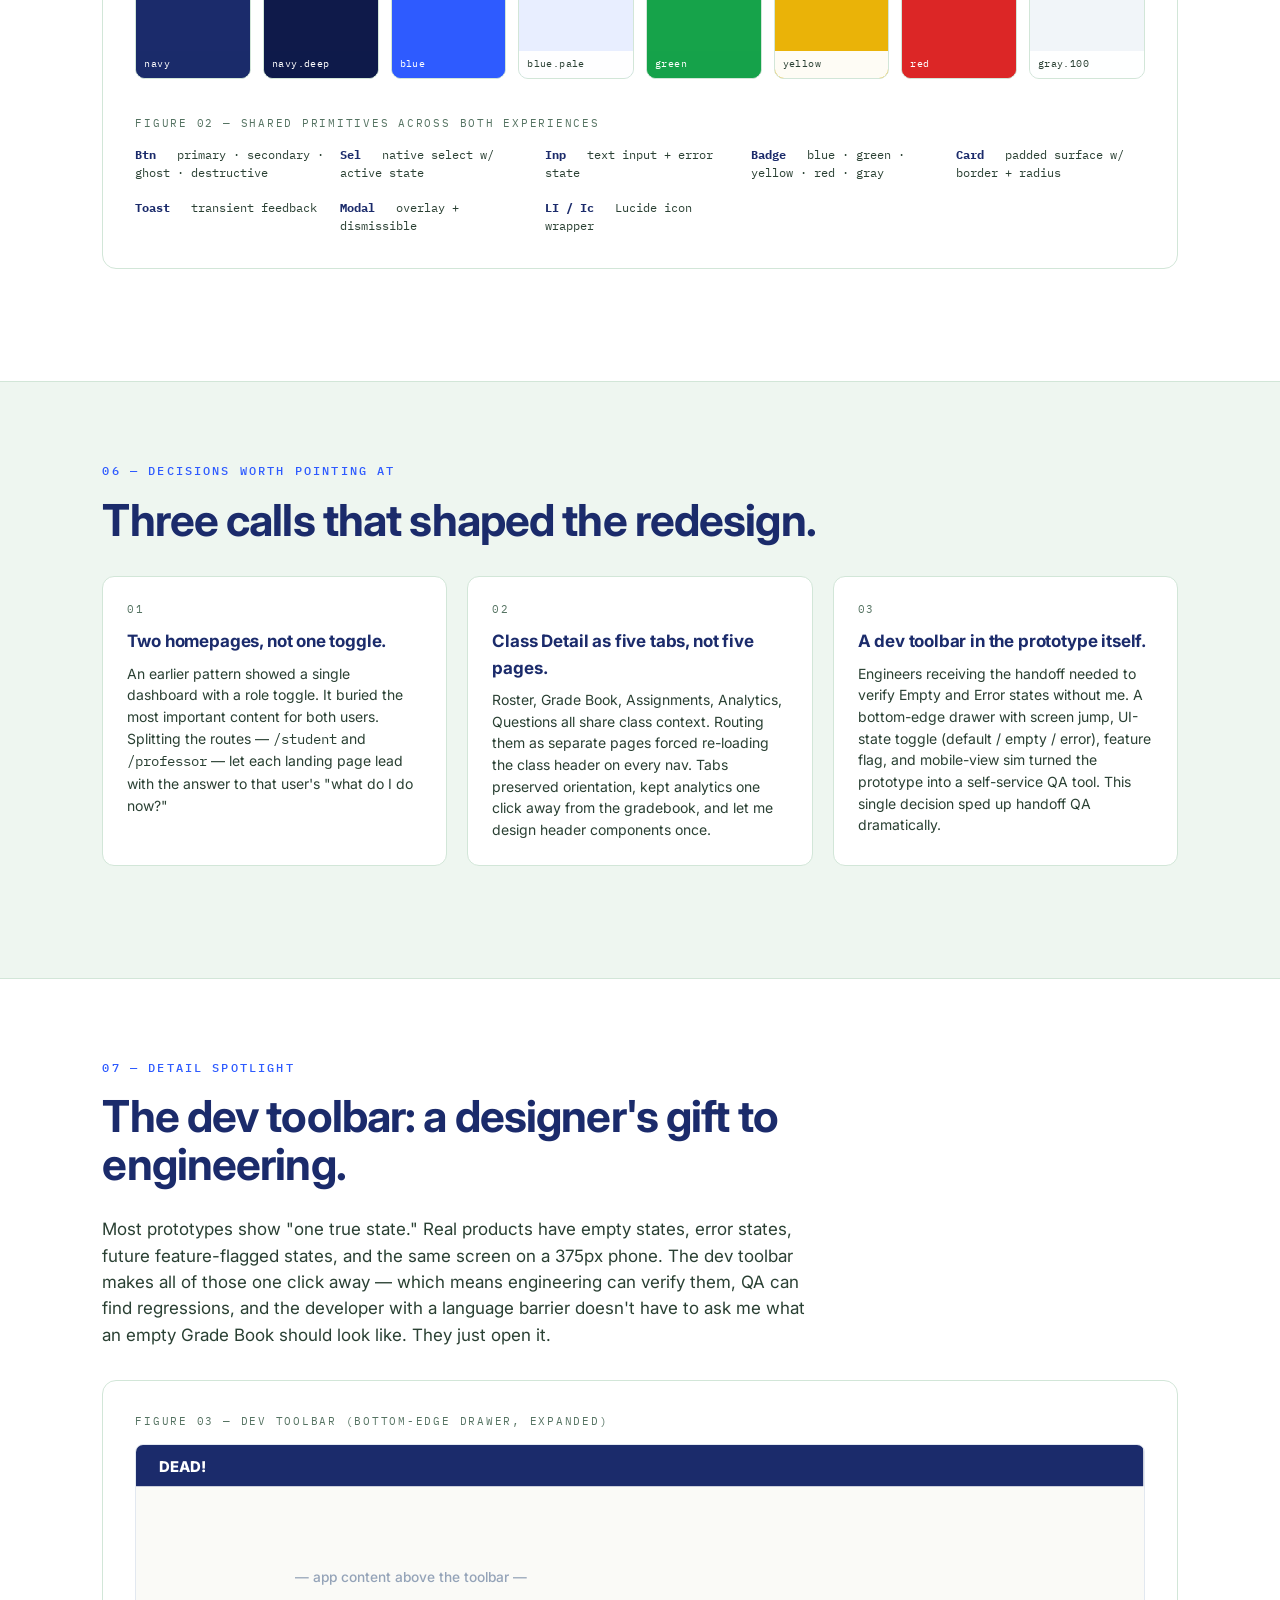
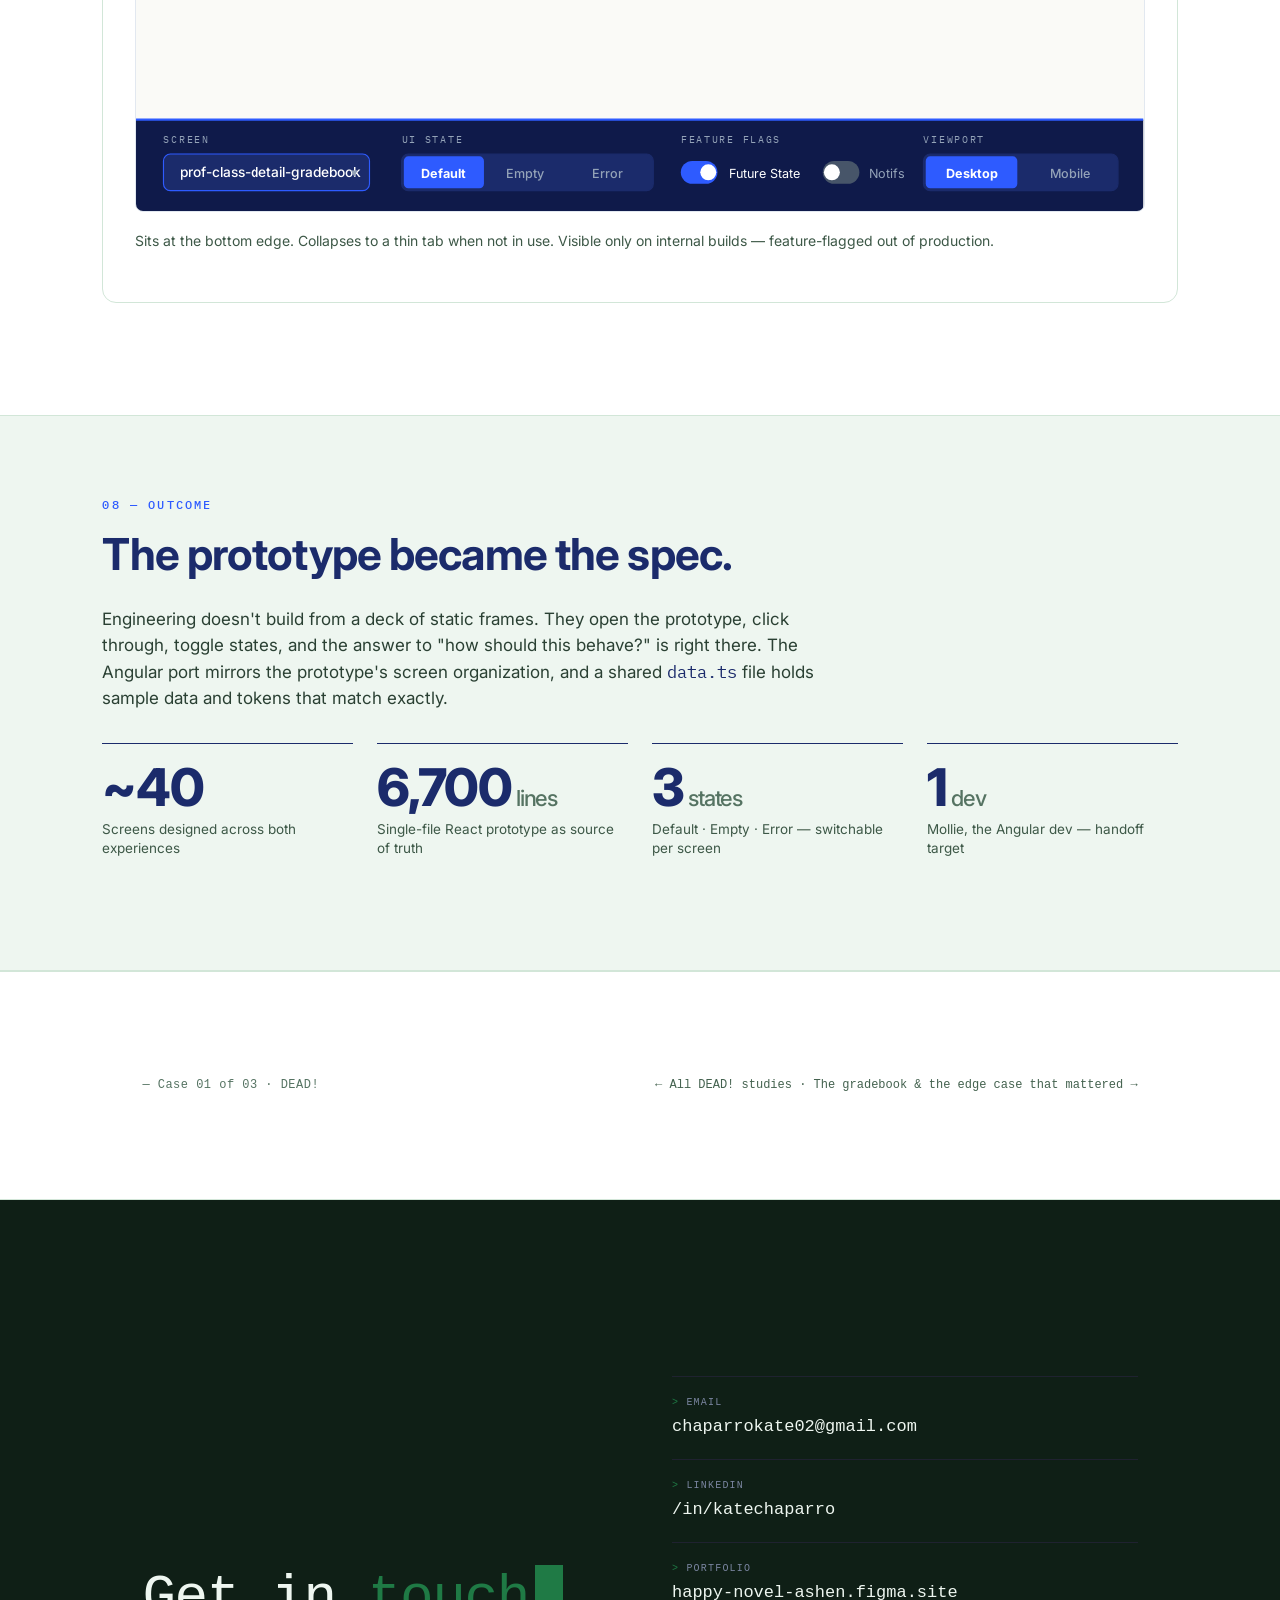
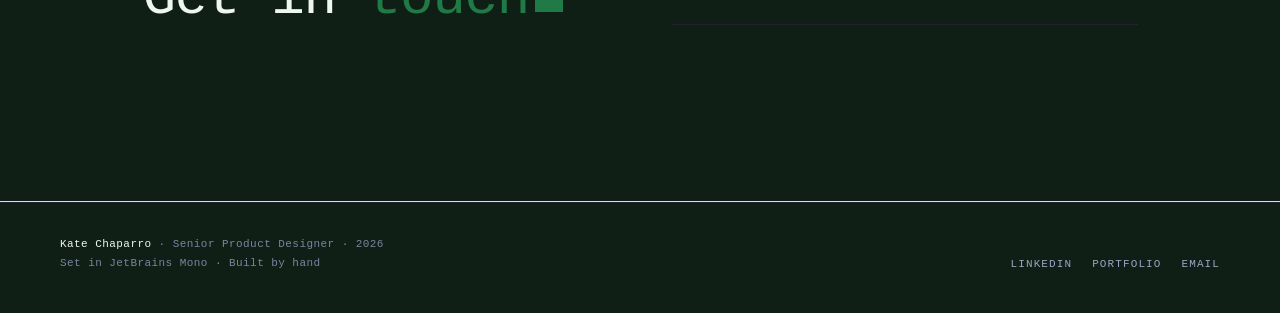
<file: dead__01-two-perspectives.html>
<!doctype html>
<html lang="en">
<head>
<meta charset="utf-8" />
<meta name="viewport" content="width=device-width,initial-scale=1" />
<title>DEAD! — Two Perspectives, One Product · Kate · Case Study</title>
<link rel="preconnect" href="https://fonts.googleapis.com" />
<link rel="preconnect" href="https://fonts.gstatic.com" crossorigin />
<link href="https://fonts.googleapis.com/css2?family=Inter:wght@400;500;600;700;800;900&family=IBM+Plex+Mono:wght@400;500;600&display=swap" rel="stylesheet" />
<style>
  :root {
    --navy: #1B2B6B;
    --navy-deep: #0F1A4A;
    --blue: #2E5BFF;
    --blue-pale: #E8EEFF;
    --ink: #0B1230;
    --gray-50: #F8FAFC;
    --gray-100: #F1F5F9;
    --gray-200: #E2E8F0;
    --gray-300: #CBD5E1;
    --gray-400: #94A3B8;
    --gray-500: #64748B;
    --gray-600: #475569;
    --gray-700: #334155;
    --green: #16A34A;
    --green-pale: #DCFCE7;
    --yellow: #EAB308;
    --yellow-pale: #FEF3C7;
    --red: #DC2626;
    --red-pale: #FEE2E2;
    --paper: #FAFAF7;
    --rule: #1B2B6B;
  }
  * { box-sizing: border-box; }
  html, body { margin: 0; padding: 0; }
  body {
    font-family: 'Inter', -apple-system, sans-serif;
    background: var(--paper);
    color: var(--ink);
    font-size: 17px;
    line-height: 1.55;
    -webkit-font-smoothing: antialiased;
    text-rendering: optimizeLegibility;
  }
  .mono { font-family: 'IBM Plex Mono', monospace; }

  /* ── HEADER STRIP ───────────────────────────────── */
  .case-meta {
    border-bottom: 1px solid var(--gray-200);
    padding: 28px 8vw 24px;
    display: grid;
    grid-template-columns: auto 1fr auto;
    gap: 32px;
    align-items: baseline;
    background: var(--paper);
  }
  .case-num {
    font-family: 'IBM Plex Mono', monospace;
    font-size: 12px;
    letter-spacing: 0.18em;
    text-transform: uppercase;
    color: var(--gray-500);
  }
  .case-num strong { color: var(--navy); font-weight: 600; }
  .case-pills { display: flex; gap: 6px; flex-wrap: wrap; }
  .pill {
    font-family: 'IBM Plex Mono', monospace;
    font-size: 10.5px;
    letter-spacing: 0.08em;
    text-transform: uppercase;
    padding: 4px 10px;
    border: 1px solid var(--gray-300);
    border-radius: 999px;
    color: var(--gray-600);
    background: white;
  }

  /* ── HERO ───────────────────────────────── */
  .hero {
    padding: 80px 8vw 60px;
    border-bottom: 1px solid var(--gray-200);
    position: relative;
    overflow: hidden;
  }
  .hero::before {
    content: "";
    position: absolute;
    top: -120px; right: -120px;
    width: 480px; height: 480px;
    background: radial-gradient(circle, rgba(46,91,255,0.08) 0%, transparent 70%);
    pointer-events: none;
  }
  .eyebrow {
    font-family: 'IBM Plex Mono', monospace;
    font-size: 11.5px;
    letter-spacing: 0.22em;
    text-transform: uppercase;
    color: var(--blue);
    font-weight: 500;
    margin-bottom: 28px;
  }
  .eyebrow .dash {
    display: inline-block; width: 28px; height: 1px;
    background: var(--blue); vertical-align: middle;
    margin-right: 12px; transform: translateY(-2px);
  }
  h1.title {
    font-family: 'Inter', sans-serif;
    font-weight: 800;
    font-size: clamp(40px, 7vw, 92px);
    line-height: 0.96;
    letter-spacing: -0.035em;
    color: var(--navy);
    margin: 0 0 28px;
    max-width: 1100px;
  }
  h1.title em {
    font-style: normal;
    color: var(--blue);
    position: relative;
  }
  h1.title em::after {
    content: "";
    position: absolute; left: 0; right: 0; bottom: -6px;
    height: 4px;
    background: var(--blue);
    opacity: 0.2;
  }
  .deck {
    font-size: 21px;
    line-height: 1.5;
    color: var(--gray-600);
    max-width: 760px;
    font-weight: 400;
    margin: 0;
  }

  /* ── META GRID ───────────────────────────────── */
  .meta-grid {
    display: grid;
    grid-template-columns: repeat(4, 1fr);
    gap: 32px;
    padding: 36px 8vw;
    border-bottom: 1px solid var(--gray-200);
    background: white;
  }
  .meta-grid > div { }
  .meta-label {
    font-family: 'IBM Plex Mono', monospace;
    font-size: 10.5px;
    letter-spacing: 0.16em;
    text-transform: uppercase;
    color: var(--gray-400);
    margin-bottom: 8px;
    font-weight: 500;
  }
  .meta-val {
    font-size: 15px;
    color: var(--navy);
    font-weight: 500;
    line-height: 1.4;
  }

  /* ── SECTIONS ───────────────────────────────── */
  section { padding: 80px 8vw; border-bottom: 1px solid var(--gray-200); }
  section:nth-of-type(even) { background: white; }
  .section-num {
    font-family: 'IBM Plex Mono', monospace;
    font-size: 12px;
    letter-spacing: 0.18em;
    text-transform: uppercase;
    color: var(--blue);
    margin-bottom: 16px;
    font-weight: 500;
  }
  h2 {
    font-family: 'Inter', sans-serif;
    font-weight: 700;
    font-size: clamp(28px, 4vw, 44px);
    line-height: 1.08;
    letter-spacing: -0.02em;
    color: var(--navy);
    margin: 0 0 28px;
    max-width: 880px;
  }
  h3 {
    font-family: 'Inter', sans-serif;
    font-weight: 700;
    font-size: 21px;
    color: var(--navy);
    margin: 0 0 12px;
    letter-spacing: -0.01em;
  }
  p { max-width: 720px; margin: 0 0 18px; color: var(--gray-700); }
  p strong { color: var(--navy); font-weight: 600; }

  /* ── PULL QUOTE ───────────────────────────────── */
  .pullquote {
    font-family: 'Inter', sans-serif;
    font-weight: 500;
    font-size: clamp(24px, 3.2vw, 36px);
    line-height: 1.25;
    letter-spacing: -0.018em;
    color: var(--navy);
    border-left: 3px solid var(--blue);
    padding: 8px 0 8px 32px;
    margin: 40px 0;
    max-width: 880px;
  }

  /* ── COMPARISON / SPLIT ───────────────────────────────── */
  .split {
    display: grid;
    grid-template-columns: 1fr 1fr;
    gap: 32px;
    margin: 32px 0;
  }
  .persona-card {
    background: white;
    border: 1px solid var(--gray-200);
    border-radius: 14px;
    padding: 28px;
    position: relative;
    overflow: hidden;
  }
  .persona-card.student { border-top: 4px solid var(--blue); }
  .persona-card.prof { border-top: 4px solid var(--navy); }
  .persona-tag {
    font-family: 'IBM Plex Mono', monospace;
    font-size: 10.5px;
    letter-spacing: 0.14em;
    text-transform: uppercase;
    color: var(--gray-500);
    margin-bottom: 10px;
  }
  .persona-name {
    font-size: 26px;
    font-weight: 700;
    color: var(--navy);
    letter-spacing: -0.015em;
    margin-bottom: 12px;
  }
  .persona-list { font-size: 14.5px; color: var(--gray-700); margin: 0; padding-left: 0; list-style: none; }
  .persona-list li {
    padding: 8px 0;
    border-bottom: 1px solid var(--gray-100);
    display: flex;
    gap: 10px;
    align-items: flex-start;
  }
  .persona-list li:last-child { border-bottom: none; }
  .persona-list li::before {
    content: "→";
    color: var(--blue);
    font-family: 'IBM Plex Mono', monospace;
    flex-shrink: 0;
  }

  /* ── SCREEN INVENTORY ───────────────────────────────── */
  .inventory {
    display: grid;
    grid-template-columns: 1fr 1fr;
    gap: 0;
    background: white;
    border: 1px solid var(--gray-200);
    border-radius: 14px;
    overflow: hidden;
    margin: 32px 0;
  }
  .inv-col { padding: 28px 32px; }
  .inv-col + .inv-col { border-left: 1px solid var(--gray-200); }
  .inv-head {
    font-family: 'IBM Plex Mono', monospace;
    font-size: 11px;
    letter-spacing: 0.16em;
    text-transform: uppercase;
    color: var(--gray-500);
    margin-bottom: 4px;
  }
  .inv-count {
    font-family: 'Inter', sans-serif;
    font-weight: 800;
    font-size: 56px;
    color: var(--navy);
    line-height: 1;
    letter-spacing: -0.03em;
    margin-bottom: 18px;
  }
  .inv-count .small { font-size: 18px; color: var(--gray-400); font-weight: 500; }
  .inv-list { list-style: none; padding: 0; margin: 0; font-size: 14px; }
  .inv-list li {
    padding: 6px 0;
    color: var(--gray-700);
    font-family: 'IBM Plex Mono', monospace;
    font-size: 12.5px;
    letter-spacing: 0.01em;
  }
  .inv-list li::before {
    content: "/";
    color: var(--gray-300);
    margin-right: 10px;
  }

  /* ── SCREEN GRID (mockup tiles) ───────────────────────────────── */
  .screens-grid {
    display: grid;
    grid-template-columns: repeat(auto-fit, minmax(280px, 1fr));
    gap: 20px;
    margin: 40px 0;
  }
  .screens-divider {
    margin: 56px 0 24px;
    display: flex;
    align-items: baseline;
    gap: 18px;
  }
  .screens-divider:first-of-type { margin-top: 32px; }
  .screens-divider .label {
    font-family: 'IBM Plex Mono', monospace;
    font-size: 11px;
    letter-spacing: 0.2em;
    text-transform: uppercase;
    color: var(--blue);
    font-weight: 500;
    flex-shrink: 0;
  }
  .screens-divider .heading {
    font-size: 22px;
    font-weight: 700;
    color: var(--navy);
    letter-spacing: -0.015em;
    flex-shrink: 0;
  }
  .screens-divider .rule {
    flex: 1;
    height: 1px;
    background: var(--gray-200);
  }
  .screens-divider .count {
    font-family: 'IBM Plex Mono', monospace;
    font-size: 12px;
    color: var(--gray-400);
    flex-shrink: 0;
  }
  .screen-tile {
    background: white;
    border: 1px solid var(--gray-200);
    border-radius: 12px;
    overflow: hidden;
    transition: transform 0.2s, box-shadow 0.2s;
  }
  .screen-tile:hover {
    transform: translateY(-3px);
    box-shadow: 0 12px 32px rgba(27,43,107,0.08);
  }
  .screen-tile svg { display: block; width: 100%; height: auto; }
  .screen-cap {
    padding: 14px 18px;
    border-top: 1px solid var(--gray-100);
    display: flex;
    justify-content: space-between;
    align-items: center;
    gap: 10px;
  }
  .screen-cap-name {
    font-size: 13.5px;
    font-weight: 600;
    color: var(--navy);
  }
  .screen-cap-tag {
    font-family: 'IBM Plex Mono', monospace;
    font-size: 10px;
    letter-spacing: 0.1em;
    text-transform: uppercase;
    padding: 3px 8px;
    border-radius: 4px;
    font-weight: 500;
  }
  .tag-student { background: var(--blue-pale); color: var(--blue); }
  .tag-prof { background: var(--gray-100); color: var(--navy); }

  /* ── TOKENS ───────────────────────────────── */
  .tokens-row {
    display: grid;
    grid-template-columns: repeat(8, 1fr);
    gap: 12px;
    margin: 28px 0;
  }
  .token {
    aspect-ratio: 1;
    border-radius: 10px;
    position: relative;
    overflow: hidden;
    border: 1px solid var(--gray-200);
  }
  .token-label {
    position: absolute;
    bottom: 0; left: 0; right: 0;
    background: rgba(255,255,255,0.96);
    padding: 6px 8px;
    font-family: 'IBM Plex Mono', monospace;
    font-size: 9.5px;
    color: var(--gray-700);
    letter-spacing: 0.04em;
  }

  /* ── DECISION CARDS ───────────────────────────────── */
  .decisions {
    display: grid;
    grid-template-columns: 1fr 1fr 1fr;
    gap: 20px;
    margin: 32px 0;
  }
  .decision {
    background: white;
    border: 1px solid var(--gray-200);
    border-radius: 12px;
    padding: 24px;
    position: relative;
  }
  .decision-num {
    font-family: 'IBM Plex Mono', monospace;
    font-size: 11px;
    letter-spacing: 0.14em;
    color: var(--gray-400);
    margin-bottom: 10px;
  }
  .decision h3 { font-size: 17px; margin-bottom: 8px; }
  .decision p { font-size: 14px; line-height: 1.55; margin: 0; max-width: none; }

  /* ── ANNOTATED PROTOTYPE ───────────────────────────────── */
  .annotated {
    background: white;
    border: 1px solid var(--gray-200);
    border-radius: 14px;
    padding: 32px;
    margin: 32px 0;
  }
  .annot-fig-label {
    font-family: 'IBM Plex Mono', monospace;
    font-size: 11px;
    letter-spacing: 0.16em;
    text-transform: uppercase;
    color: var(--gray-500);
    margin-bottom: 14px;
  }

  /* ── OUTCOMES ───────────────────────────────── */
  .outcomes {
    display: grid;
    grid-template-columns: repeat(4, 1fr);
    gap: 24px;
    margin: 32px 0;
  }
  .outcome {
    border-top: 1px solid var(--navy);
    padding-top: 18px;
  }
  .outcome-num {
    font-family: 'Inter', sans-serif;
    font-weight: 800;
    font-size: 52px;
    line-height: 1;
    color: var(--navy);
    letter-spacing: -0.025em;
    margin-bottom: 6px;
  }
  .outcome-num .unit { font-size: 22px; color: var(--gray-400); font-weight: 500; }
  .outcome-label { font-size: 13.5px; color: var(--gray-600); line-height: 1.4; }

  /* ── FOOTER ───────────────────────────────── */
  .case-footer {
    padding: 56px 8vw 80px;
    background: var(--navy);
    color: white;
  }
  .case-footer .nav-row {
    display: flex;
    justify-content: space-between;
    align-items: center;
    border-top: 1px solid rgba(255,255,255,0.15);
    padding-top: 24px;
  }
  .case-footer a {
    color: white;
    text-decoration: none;
    font-family: 'IBM Plex Mono', monospace;
    font-size: 12px;
    letter-spacing: 0.12em;
    text-transform: uppercase;
    transition: opacity 0.2s;
  }
  .case-footer a:hover { opacity: 0.7; }
  .case-footer .next-up {
    font-size: 28px;
    font-weight: 700;
    color: white;
    letter-spacing: -0.015em;
    margin-bottom: 8px;
  }
  .case-footer .next-meta {
    font-family: 'IBM Plex Mono', monospace;
    font-size: 11px;
    letter-spacing: 0.14em;
    text-transform: uppercase;
    color: rgba(255,255,255,0.6);
    margin-bottom: 28px;
  }

  /* ── RESPONSIVE ───────────────────────────────── */
  @media (max-width: 880px) {
    .case-meta { grid-template-columns: 1fr; gap: 16px; padding: 20px 6vw; }
    .meta-grid { grid-template-columns: 1fr 1fr; gap: 24px; padding: 28px 6vw; }
    section { padding: 56px 6vw; }
    .hero { padding: 56px 6vw 44px; }
    .split { grid-template-columns: 1fr; }
    .inventory { grid-template-columns: 1fr; }
    .inv-col + .inv-col { border-left: none; border-top: 1px solid var(--gray-200); }
    .decisions { grid-template-columns: 1fr; }
    .outcomes { grid-template-columns: 1fr 1fr; }
    .tokens-row { grid-template-columns: repeat(4, 1fr); }
    .case-footer { padding: 40px 6vw 60px; }
  }
  @media (max-width: 480px) {
    .case-meta { padding: 18px 5vw; }
    .meta-grid { grid-template-columns: 1fr; gap: 18px; padding: 24px 5vw; }
    section { padding: 44px 5vw; }
    .hero { padding: 44px 5vw 36px; }
    h1.title { font-size: 38px; line-height: 1.0; }
    .deck { font-size: 17px; }
    h2 { font-size: 26px; }
    h3 { font-size: 18px; }
    .pullquote { font-size: 20px; padding-left: 20px; margin: 28px 0; }
    .screens-divider { gap: 12px; flex-wrap: wrap; margin: 40px 0 16px; }
    .screens-divider .heading { font-size: 18px; }
    .screens-divider .rule { display: none; }
    .outcomes { grid-template-columns: 1fr; gap: 20px; }
    .tokens-row { grid-template-columns: repeat(3, 1fr); gap: 8px; }
    .annotated { padding: 20px 16px; }
    .persona-card { padding: 20px; }
    .decision { padding: 20px; }
    .screen-tile svg { min-height: 180px; }
    .screens-grid { grid-template-columns: 1fr; gap: 16px; }
    .case-footer .next-up { font-size: 22px; }
    .case-footer { padding: 32px 5vw 48px; }
  }
</style>

<style>
/* ============ PORTFOLIO SHELL CHROME — kc- prefixed to avoid collisions ============ */
:root {
  --kc-bg: #fff0e6;
  --kc-surface: #ffe2d4;
  --kc-ink: #101218;
  --kc-ink-2: #784a4e;
  --kc-ink-3: #b08890;
  --kc-accent: #dd5045;
  --kc-status: #5a7a3e;
  --kc-rule: #f5cec0;
  --kc-rule-strong: #e0a89a;
  --kc-mono: 'JetBrains Mono', 'SF Mono', monospace;
}
@keyframes kc-pulse { 0%,100% { opacity: 1; } 50% { opacity: 0.55; } }
@keyframes kc-blink { 0%,50% { opacity: 1; } 51%,100% { opacity: 0; } }

.kc-statusbar {
  background: var(--kc-bg);
  border-bottom: 1px solid var(--kc-rule);
  font-family: var(--kc-mono);
}
.kc-statusbar-inner {
  max-width: 1240px; margin: 0 auto; padding: 10px 40px;
  display: flex; align-items: center; justify-content: space-between; gap: 24px;
  font-size: 11px; letter-spacing: 0.04em;
}
.kc-status-left { display: flex; gap: 24px; align-items: center; color: var(--kc-ink-3); }
.kc-status-dot { display: inline-flex; align-items: center; gap: 6px; color: var(--kc-ink-2); }
.kc-status-dot::before {
  content: ''; width: 7px; height: 7px; border-radius: 50%;
  background: var(--kc-status); box-shadow: 0 0 6px rgba(90,122,62,0.5);
  animation: kc-pulse 2.4s ease-in-out infinite;
}
.kc-status-time { color: var(--kc-ink-3); font-variant-numeric: tabular-nums; }
.kc-status-right { display: flex; gap: 4px; align-items: center; color: var(--kc-ink-3); }
.kc-status-right > span { padding: 0 6px; border-left: 1px solid var(--kc-rule); }
.kc-status-right > span:first-child { border-left: none; }
.kc-status-right .kc-theme-toggle { margin-left: 4px; }

.kc-nav {
  background: var(--kc-bg);
  border-bottom: 1px solid var(--kc-rule);
  font-family: var(--kc-mono);
}
.kc-nav-inner {
  max-width: 1240px; margin: 0 auto; padding: 18px 40px;
  display: flex; align-items: center; justify-content: space-between;
}
.kc-nav-brand {
  font-size: 13px; font-weight: 600; letter-spacing: 0.02em;
  color: var(--kc-ink); text-decoration: none;
}
.kc-nav-brand .kc-slash { color: var(--kc-accent); margin: 0 2px; }
.kc-nav-brand:hover { color: var(--kc-accent); }
.kc-nav-links { display: flex; gap: 4px; list-style: none; padding: 0; margin: 0; }
.kc-nav-links a {
  font-family: var(--kc-mono); font-size: 12px; letter-spacing: 0.04em;
  color: var(--kc-ink-2); border: 1px solid transparent;
  padding: 6px 12px; text-decoration: none; transition: all 0.15s;
}
.kc-nav-links a:hover { color: var(--kc-ink); border-color: var(--kc-rule); }
.kc-nav-links a.kc-is-active { color: var(--kc-accent); border-color: var(--kc-accent); }
.kc-nav-links a.ext-link {
  color: var(--kc-accent);
  border-color: var(--kc-accent);
  background: rgba(221, 80, 69, 0.12);
  font-weight: 500;
}
.kc-nav-links a.ext-link:hover {
  color: var(--kc-bg);
  background: var(--kc-accent);
  border-color: var(--kc-accent);
}

.kc-case-nav-section {
  background: var(--kc-surface);
  border-top: 1px solid var(--kc-rule);
  border-bottom: 1px solid var(--kc-rule);
  font-family: var(--kc-mono);
}
.kc-case-nav-inner {
  max-width: 1240px; margin: 0 auto; padding: 24px 40px;
  display: flex; justify-content: space-between; align-items: center;
  flex-wrap: wrap; gap: 16px; font-size: 12px; color: var(--kc-ink-2);
}
.kc-case-nav-meta { color: var(--kc-ink-3); letter-spacing: 0.04em; }
.kc-case-nav-links { display: flex; gap: 0; flex-wrap: wrap; }
.kc-case-nav-links a {
  color: var(--kc-ink-2); text-decoration: none; transition: color 0.15s;
}
.kc-case-nav-links a:hover { color: var(--kc-accent); }


/* Scoped accent override: dark grounds use bright tangerine instead of coral */
.kc-contact, .kc-shell-footer, .kc-footer { --kc-accent: #ff8a3d; }

.kc-contact {
  background: var(--kc-ink); color: var(--kc-bg);
  font-family: var(--kc-mono);
}
.kc-contact-inner {
  max-width: 1240px; margin: 0 auto; padding: 96px 40px;
  display: grid; grid-template-columns: 1fr 1fr; gap: 64px; align-items: end;
}
.kc-contact-headline {
  font-family: var(--kc-mono); font-size: 56px; font-weight: 500;
  line-height: 1.0; letter-spacing: -0.025em; color: var(--kc-bg); margin: 0;
}
.kc-accent { color: var(--kc-accent); }
.kc-cursor {
  display: inline-block; width: 0.5em; height: 0.85em;
  background: var(--kc-accent); margin-left: 6px; vertical-align: baseline;
  animation: kc-blink 1.1s step-end infinite;
}
.kc-contact-meta { display: flex; flex-direction: column; gap: 0; }
.kc-contact-row {
  display: flex; flex-direction: column; gap: 4px;
  padding: 18px 0; border-bottom: 1px solid #1f2230;
}
.kc-contact-row:first-child { border-top: 1px solid #1f2230; }
.kc-contact-row-label {
  font-family: var(--kc-mono); font-size: 10px; letter-spacing: 0.12em;
  text-transform: uppercase; color: #7a85a0;
}
.kc-contact-row-label::before { content: '> '; color: var(--kc-accent); }
.kc-contact-row a {
  font-family: var(--kc-mono); font-size: 17px; color: var(--kc-bg);
  text-decoration: none; transition: color 0.15s;
}
.kc-contact-row a:hover { color: var(--kc-accent); }

.kc-footer {
  background: var(--kc-ink); color: #7a85a0;
  border-top: 1px solid #1f2230; font-family: var(--kc-mono);
}
.kc-footer-inner {
  max-width: 1240px; margin: 0 auto; padding: 32px 40px 40px;
  display: grid; grid-template-columns: 1fr auto;
  gap: 32px; align-items: end;
  font-size: 11px; letter-spacing: 0.04em;
}
.kc-footer-meta { line-height: 1.7; }
.kc-footer-meta strong { color: var(--kc-bg); font-weight: 500; }
.kc-footer-socials { display: flex; gap: 20px; }
.kc-footer-socials a {
  color: #9aa5c0; text-decoration: none;
  transition: color 0.15s; text-transform: uppercase; letter-spacing: 0.1em;
}
.kc-footer-socials a:hover { color: var(--kc-accent); }

@media (max-width: 900px) {
  .kc-statusbar-inner, .kc-nav-inner, .kc-case-nav-inner,
  .kc-contact-inner, .kc-footer-inner { padding-left: 28px; padding-right: 28px; }
  .kc-contact-inner { grid-template-columns: 1fr; gap: 40px; padding-top: 64px; padding-bottom: 64px; }
  .kc-contact-headline { font-size: 36px; }
}
@media (max-width: 560px) {
  .kc-statusbar-inner, .kc-nav-inner, .kc-case-nav-inner,
  .kc-contact-inner, .kc-footer-inner { padding-left: 20px; padding-right: 20px; }
  .kc-statusbar-inner { font-size: 10px; gap: 12px; padding-top: 8px; padding-bottom: 8px; }
  .kc-status-left { gap: 12px; }
  .kc-status-right > span:not(:last-of-type) { display: none; }
  .kc-nav-inner { padding-top: 14px; padding-bottom: 14px; }
  .kc-nav-links { gap: 0; }
  .kc-nav-links a { padding: 5px 8px; font-size: 11px; }
  .kc-contact-headline { font-size: 26px; }
  .kc-footer-inner { grid-template-columns: 1fr; gap: 16px; }
}

/* JetBrains Mono import safety net */
@import url('https://fonts.googleapis.com/css2?family=JetBrains+Mono:wght@400;500;600;700&display=swap');




/* DARK_MODE_BLOCK_V3 */
/* ============================================================
   DARK MODE — shell-only.
   The case study content keeps its native styling regardless of theme.
   Only the kc- prefixed shell chrome (status bar, nav, contact, footer) flips.
   ============================================================ */
:root[data-theme="dark"] {
  --kc-bg: #0e1118;
  --kc-surface: #181c26;
  --kc-ink: #e8ecf5;
  --kc-ink-2: #a8b0c4;
  --kc-ink-3: #6a7088;
  --kc-accent: #dd5045;
  --kc-status: #88b070;
  --kc-rule: #252a38;
  --kc-rule-strong: #363c4e;
}
:root[data-theme="dark"] .kc-contact,
:root[data-theme="dark"] .kc-shell-footer,
:root[data-theme="dark"] .kc-footer {
  background: #080a10;
  border-top-color: #1a1d28;
}
:root[data-theme="dark"] .kc-contact-row { border-bottom-color: #1a1d28; }
:root[data-theme="dark"] .kc-contact-row:first-child { border-top-color: #1a1d28; }

</style>

<link rel="stylesheet" href="../assets/theme.css">
<script src="../assets/theme.js"></script>
</head>
<body>
<!-- ============ PORTFOLIO SHELL: TOP CHROME ============ -->
<div class="kc-statusbar">
  <div class="kc-statusbar-inner">
    <div class="kc-status-left">
      <span class="kc-status-dot">ONLINE</span>
      <span class="kc-status-time" id="kc-status-time">--:--:-- PT</span>
      <span>v.1.0.0</span>
    </div>
    <div class="kc-status-right">
      <span>SF/CA</span>
      <span>2026</span>
      <span>ISSUE 01</span>
      <button class="kc-theme-toggle" data-theme-toggle aria-label="Toggle theme">
        <span class="icon">☾</span>
        <span class="label">DARK</span>
      </button>
    </div>
  </div>
</div>
<nav class="kc-nav">
  <div class="kc-nav-inner">
    <a class="kc-nav-brand" href="../index.html">KATE<span class="kc-slash">/</span>CHAPARRO</a>
    <ul class="kc-nav-links">
      <li><a href="../index.html">Work</a></li>
      <li><a href="index.html" class="kc-is-active">DEAD!</a></li>
      <li><a href="../index.html#contact-section">Contact</a></li>
      <li><a href="https://happy-novel-ashen.figma.site/" target="_blank" rel="noopener" class="ext-link">Older work ↗</a></li>
    </ul>
  </div>
</nav>
<!-- ============ END PORTFOLIO SHELL TOP CHROME ============ -->


<!-- ── HEADER STRIP ───────────────────────────────── -->
<div class="case-meta">
  <div class="case-num"><strong>Case 01</strong> &nbsp;/&nbsp; of 03</div>
  <div></div>
  <div class="case-pills">
    <span class="pill">Product Design</span>
    <span class="pill">Prototype</span>
    <span class="pill">Edtech</span>
  </div>
</div>

<!-- ── HERO ───────────────────────────────── -->
<section class="hero">
  <div class="eyebrow"><span class="dash"></span>DEAD! · Death Education Assessment Drills</div>
  <h1 class="title">Two perspectives,<br/>one product.<br/><em>One prototype.</em></h1>
  <p class="deck">A complete redesign of DEAD! — a learning platform for mortuary science programs — built as a 6,700-line single-file React prototype covering ~40 screens across both student and instructor experiences. The prototype is the source of truth that engineering builds against.</p>
</section>

<!-- ── META GRID ───────────────────────────────── -->
<div class="meta-grid">
  <div>
    <div class="meta-label">Role</div>
    <div class="meta-val">Product Designer<br/><span style="color:var(--gray-500);font-weight:400;font-size:13.5px">design lead, sole designer</span></div>
  </div>
  <div>
    <div class="meta-label">Scope</div>
    <div class="meta-val">~40 screens<br/><span style="color:var(--gray-500);font-weight:400;font-size:13.5px">student + instructor flows</span></div>
  </div>
  <div>
    <div class="meta-label">Tools</div>
    <div class="meta-val">Figma, React<br/><span style="color:var(--gray-500);font-weight:400;font-size:13.5px">single-file prototype, Babel/JSX</span></div>
  </div>
  <div>
    <div class="meta-label">Outcome</div>
    <div class="meta-val">Source-of-truth handoff<br/><span style="color:var(--gray-500);font-weight:400;font-size:13.5px">to Angular dev team</span></div>
  </div>
</div>

<!-- ── PROBLEM ───────────────────────────────── -->
<section>
  <div class="section-num">01 — Problem</div>
  <h2>Designing for two people who use the same product for opposite reasons.</h2>
  <p>DEAD! is used by mortuary science instructors to assess students preparing for the National Board Exam, and by those students to drill, review, and compete. The two audiences share a question bank but almost nothing else — different goals, different mental models, different pacing.</p>
  <p>Earlier iterations of DEAD! treated these as one product with toggled views. They weren't. An instructor planning a tournament thinks in <strong>cohorts, weighting, and analytics</strong>. A student grinding through embalming terminology thinks in <strong>streaks, score, and what's due next</strong>. The redesign needed to commit to two distinct experiences while reusing the underlying primitives that make a product feel like one thing.</p>

  <div class="pullquote">
    The job wasn't to design a product with two views. It was to design two products that share a body.
  </div>
</section>

<!-- ── PERSONAS ───────────────────────────────── -->
<section>
  <div class="section-num">02 — Two mental models</div>
  <h2>What each side actually needs from the same screen.</h2>

  <div class="split">
    <div class="persona-card student">
      <div class="persona-tag">Persona A · Student</div>
      <div class="persona-name">Mollie Anderson</div>
      <div style="font-size:14px;color:var(--gray-600);margin-bottom:18px;">SUNY Canton · FSA-2200 Mortuary Science 101</div>
      <ul class="persona-list">
        <li>Wants the next thing to do, not a menu of options</li>
        <li>Studies in 15-minute bursts between shifts at the funeral home</li>
        <li>Cares about streaks, leaderboard rank, and missed-question recall</li>
        <li>Anxiety triggers: "am I behind the class?"</li>
        <li>Uses mobile far more than instructors do</li>
      </ul>
    </div>
    <div class="persona-card prof">
      <div class="persona-tag">Persona B · Instructor</div>
      <div class="persona-name">Dr. David Penepent</div>
      <div style="font-size:14px;color:var(--gray-600);margin-bottom:18px;">Professor · 20+ years teaching · CFSP</div>
      <ul class="persona-list">
        <li>Wants to assign work fast and grade with confidence</li>
        <li>Toggles between cohort view (everyone) and individual view</li>
        <li>Cares about miss-rate by topic, weighted grades, and tournament logistics</li>
        <li>Anxiety triggers: "is the gradebook accurate?"</li>
        <li>Almost always on desktop, often with a class roster open in another tab</li>
      </ul>
    </div>
  </div>
</section>

<!-- ── SCREEN INVENTORY ───────────────────────────────── -->
<section>
  <div class="section-num">03 — Surface area</div>
  <h2>Two complete experiences. One shared component system.</h2>
  <p>Below is the full screen inventory the prototype covers. Both sides share the same primitives (<span class="mono" style="color:var(--navy)">Btn</span>, <span class="mono" style="color:var(--navy)">Sel</span>, <span class="mono" style="color:var(--navy)">Inp</span>, <span class="mono" style="color:var(--navy)">Badge</span>) and design tokens, but their information architecture diverges where it should.</p>

  <div class="inventory">
    <div class="inv-col">
      <div class="inv-head">Student experience</div>
      <div class="inv-count">11<span class="small"> screens</span></div>
      <ul class="inv-list">
        <li>Dashboard</li>
        <li>Test Hub</li>
        <li>Test creation flow</li>
        <li>Test taking</li>
        <li>Test results</li>
        <li>Test review</li>
        <li>Assignment Hub</li>
        <li>Flashcard study</li>
        <li>Matching game</li>
        <li>Showdown game</li>
        <li>Showdown score</li>
      </ul>
    </div>
    <div class="inv-col">
      <div class="inv-head">Instructor experience</div>
      <div class="inv-count">29<span class="small"> screens</span></div>
      <ul class="inv-list">
        <li>Dashboard — Overview / Classes / Licenses</li>
        <li>Class Detail — 5 tabs</li>
        <li>Roster · Grade Book · Assignments</li>
        <li>Analytics · Questions</li>
        <li>Class Create — 3 steps</li>
        <li>Class Edit — full-page</li>
        <li>Assignment creation flow</li>
        <li>Tournament creation flow</li>
        <li>High Five · Grading switch modal</li>
        <li>CSV upload (2 contexts)</li>
        <li>+ confirmation, success, profile</li>
      </ul>
    </div>
  </div>
</section>

<!-- ── EMBEDDED MOCKUPS ───────────────────────────────── -->
<section>
  <div class="section-num">04 — A tour through both sides</div>
  <h2>How the same design language renders for two very different users.</h2>
  <p>The student-side screens lean energetic — score heroes, leaderboards, gamified card grids. Instructor screens lean dense — tables, sortable columns, action toolbars, dashboards. Both sit on the same navy/blue palette, the same Inter + IBM Plex Mono pairing, the same grid system. Below: a representative tour of each side.</p>

  <!-- ════════════════════════════════════════════════════════ -->
  <!--   STUDENT EXPERIENCE                                      -->
  <!-- ════════════════════════════════════════════════════════ -->
  <div class="screens-divider">
    <span class="label">Side A</span>
    <span class="heading">Student Experience</span>
    <span class="rule"></span>
    <span class="count">11 screens</span>
  </div>

  <div class="screens-grid">

    <!-- STUDENT DASHBOARD -->
    <div class="screen-tile">
      <svg viewBox="0 0 480 320" xmlns="http://www.w3.org/2000/svg">
        <rect width="480" height="320" fill="#FAFAF7"/>
        <rect x="0" y="0" width="480" height="44" fill="#1B2B6B"/>
        <text x="20" y="28" font-family="Inter" font-weight="800" font-size="14" fill="#fff">DEAD!</text>
        <circle cx="455" cy="22" r="10" fill="#2E5BFF"/>
        <text x="455" y="26" text-anchor="middle" font-family="Inter" font-weight="700" font-size="10" fill="#fff">M</text>
        <text x="20" y="76" font-family="Inter" font-weight="700" font-size="16" fill="#1B2B6B">Hey Mollie 👋</text>
        <text x="20" y="92" font-family="Inter" font-size="11" fill="#475569">3 assignments due this week</text>
        <rect x="20" y="106" width="200" height="64" rx="10" fill="#fff" stroke="#E2E8F0"/>
        <text x="34" y="128" font-family="IBM Plex Mono" font-size="9" letter-spacing="1" fill="#94A3B8">CURRENT STREAK</text>
        <text x="34" y="156" font-family="Inter" font-weight="800" font-size="28" fill="#1B2B6B">12<tspan font-size="13" fill="#94A3B8" font-weight="500"> days</tspan></text>
        <rect x="232" y="106" width="228" height="64" rx="10" fill="#1B2B6B"/>
        <text x="246" y="128" font-family="IBM Plex Mono" font-size="9" letter-spacing="1" fill="#94A3B8">CLASS RANK</text>
        <text x="246" y="156" font-family="Inter" font-weight="800" font-size="28" fill="#fff">#3<tspan font-size="13" fill="#94A3B8" font-weight="500"> of 18</tspan></text>
        <text x="20" y="200" font-family="IBM Plex Mono" font-size="9" letter-spacing="1" fill="#94A3B8">UP NEXT</text>
        <rect x="20" y="210" width="440" height="36" rx="8" fill="#fff" stroke="#E2E8F0"/>
        <circle cx="38" cy="228" r="6" fill="#2E5BFF"/>
        <text x="52" y="232" font-family="Inter" font-weight="600" font-size="12" fill="#1B2B6B">Embalming Terminology Quiz</text>
        <text x="440" y="232" text-anchor="end" font-family="IBM Plex Mono" font-size="10" fill="#DC2626">Due tomorrow</text>
        <rect x="20" y="252" width="440" height="36" rx="8" fill="#fff" stroke="#E2E8F0"/>
        <circle cx="38" cy="270" r="6" fill="#16A34A"/>
        <text x="52" y="274" font-family="Inter" font-weight="600" font-size="12" fill="#1B2B6B">Funeral Service Law — Chapter 4</text>
        <text x="440" y="274" text-anchor="end" font-family="IBM Plex Mono" font-size="10" fill="#475569">Due Fri</text>
      </svg>
      <div class="screen-cap">
        <div class="screen-cap-name">Student Dashboard</div>
        <div class="screen-cap-tag tag-student">Student</div>
      </div>
    </div>

    <!-- STUDENT CLASS DETAIL -->
    <div class="screen-tile">
      <svg viewBox="0 0 480 320" xmlns="http://www.w3.org/2000/svg">
        <rect width="480" height="320" fill="#FAFAF7"/>
        <!-- Header w/ class avatar -->
        <rect x="0" y="0" width="480" height="74" fill="#fff"/>
        <line x1="0" y1="74" x2="480" y2="74" stroke="#E2E8F0"/>
        <rect x="20" y="18" width="40" height="40" rx="10" fill="url(#gradMS)"/>
        <defs>
          <linearGradient id="gradMS" x1="0" y1="0" x2="1" y2="1">
            <stop offset="0%" stop-color="#1B2B6B"/>
            <stop offset="100%" stop-color="#2E5BFF"/>
          </linearGradient>
        </defs>
        <text x="40" y="44" text-anchor="middle" font-family="Inter" font-weight="800" font-size="16" fill="#fff">M</text>
        <text x="72" y="38" font-family="Inter" font-weight="800" font-size="15" fill="#1B2B6B">Mortuary Science 101</text>
        <text x="72" y="56" font-family="Inter" font-size="11" fill="#94A3B8">FSA-2200 · Mon/Wed 9:00 AM</text>
        <!-- Tabs -->
        <text x="20" y="100" font-family="Inter" font-weight="700" font-size="12" fill="#1B2B6B">Assignments</text>
        <line x1="20" y1="106" x2="100" y2="106" stroke="#1B2B6B" stroke-width="2"/>
        <text x="120" y="100" font-family="Inter" font-weight="500" font-size="12" fill="#94A3B8">Classmates</text>
        <line x1="0" y1="118" x2="480" y2="118" stroke="#E2E8F0"/>
        <!-- Table head -->
        <text x="20" y="142" font-family="IBM Plex Mono" font-size="9" letter-spacing="1" fill="#94A3B8">ASSIGNMENT</text>
        <text x="280" y="142" font-family="IBM Plex Mono" font-size="9" letter-spacing="1" fill="#94A3B8">DUE</text>
        <text x="380" y="142" font-family="IBM Plex Mono" font-size="9" letter-spacing="1" fill="#94A3B8">STATUS</text>
        <line x1="20" y1="148" x2="460" y2="148" stroke="#F1F5F9"/>
        <!-- Rows -->
        <text x="20" y="172" font-family="Inter" font-weight="500" font-size="12" fill="#1B2B6B">Embalming Terminology Quiz</text>
        <text x="280" y="172" font-family="Inter" font-size="11" fill="#DC2626">Tomorrow</text>
        <rect x="380" y="160" width="68" height="20" rx="10" fill="#1B2B6B"/>
        <text x="414" y="174" text-anchor="middle" font-family="Inter" font-weight="600" font-size="10" fill="#fff">Continue →</text>
        <line x1="20" y1="190" x2="460" y2="190" stroke="#F1F5F9"/>
        <text x="20" y="214" font-family="Inter" font-weight="500" font-size="12" fill="#1B2B6B">Funeral Service Law Quiz</text>
        <text x="280" y="214" font-family="Inter" font-size="11" fill="#475569">Friday</text>
        <rect x="380" y="202" width="62" height="20" rx="10" fill="#2E5BFF"/>
        <text x="411" y="216" text-anchor="middle" font-family="Inter" font-weight="600" font-size="10" fill="#fff">Submit →</text>
        <line x1="20" y1="232" x2="460" y2="232" stroke="#F1F5F9"/>
        <text x="20" y="256" font-family="Inter" font-weight="500" font-size="12" fill="#1B2B6B">Anatomy Mid-term Practice</text>
        <text x="280" y="256" font-family="Inter" font-size="11" fill="#475569">Nov 12</text>
        <rect x="380" y="244" width="68" height="20" rx="10" fill="#DCFCE7"/>
        <text x="414" y="258" text-anchor="middle" font-family="Inter" font-weight="600" font-size="10" fill="#16A34A">Submitted</text>
        <line x1="20" y1="274" x2="460" y2="274" stroke="#F1F5F9"/>
        <text x="20" y="298" font-family="Inter" font-weight="500" font-size="12" fill="#1B2B6B">Pathology Concepts Test</text>
        <text x="280" y="298" font-family="Inter" font-size="11" fill="#DC2626">Oct 28 (late)</text>
        <rect x="380" y="286" width="48" height="20" rx="10" fill="#FEE2E2"/>
        <text x="404" y="300" text-anchor="middle" font-family="Inter" font-weight="600" font-size="10" fill="#DC2626">Late</text>
      </svg>
      <div class="screen-cap">
        <div class="screen-cap-name">Class Detail · Assignments</div>
        <div class="screen-cap-tag tag-student">Student</div>
      </div>
    </div>

    <!-- TEST HUB -->
    <div class="screen-tile">
      <svg viewBox="0 0 480 320" xmlns="http://www.w3.org/2000/svg">
        <rect width="480" height="320" fill="#FAFAF7"/>
        <text x="20" y="36" font-family="Inter" font-weight="700" font-size="16" fill="#1B2B6B">My Tests</text>
        <text x="20" y="54" font-family="Inter" font-size="11" fill="#475569">Practice tests assigned and self-made</text>
        <rect x="368" y="22" width="92" height="28" rx="8" fill="#1B2B6B"/>
        <text x="414" y="40" text-anchor="middle" font-family="Inter" font-weight="700" font-size="11" fill="#fff">+ New Test</text>
        <!-- Test cards -->
        <rect x="20" y="74" width="440" height="68" rx="12" fill="#fff" stroke="#E2E8F0"/>
        <rect x="34" y="86" width="40" height="40" rx="10" fill="#E8EEFF"/>
        <text x="54" y="112" text-anchor="middle" font-family="Inter" font-weight="800" font-size="14" fill="#2E5BFF">A</text>
        <text x="86" y="100" font-family="Inter" font-weight="700" font-size="13" fill="#1B2B6B">Embalming &amp; Chemistry Practice</text>
        <text x="86" y="118" font-family="Inter" font-size="11" fill="#475569">30 questions · 45 min · Assigned</text>
        <rect x="370" y="96" width="74" height="22" rx="6" fill="#1B2B6B"/>
        <text x="407" y="111" text-anchor="middle" font-family="Inter" font-weight="600" font-size="10" fill="#fff">Start →</text>
        <text x="86" y="132" font-family="IBM Plex Mono" font-size="9" letter-spacing="1" fill="#DC2626">DUE TOMORROW</text>
        <rect x="20" y="156" width="440" height="68" rx="12" fill="#fff" stroke="#E2E8F0"/>
        <rect x="34" y="168" width="40" height="40" rx="10" fill="#DCFCE7"/>
        <text x="54" y="194" text-anchor="middle" font-family="Inter" font-weight="800" font-size="14" fill="#16A34A">B</text>
        <text x="86" y="182" font-family="Inter" font-weight="700" font-size="13" fill="#1B2B6B">Anatomy Self-Quiz</text>
        <text x="86" y="200" font-family="Inter" font-size="11" fill="#475569">15 questions · Self-made · Resume</text>
        <rect x="370" y="178" width="74" height="22" rx="6" fill="#fff" stroke="#1B2B6B"/>
        <text x="407" y="193" text-anchor="middle" font-family="Inter" font-weight="600" font-size="10" fill="#1B2B6B">Resume</text>
        <text x="86" y="214" font-family="IBM Plex Mono" font-size="9" letter-spacing="1" fill="#94A3B8">7 / 15 ANSWERED</text>
        <rect x="20" y="238" width="440" height="68" rx="12" fill="#fff" stroke="#E2E8F0"/>
        <rect x="34" y="250" width="40" height="40" rx="10" fill="#F1F5F9"/>
        <text x="54" y="276" text-anchor="middle" font-family="Inter" font-weight="800" font-size="14" fill="#475569">C</text>
        <text x="86" y="264" font-family="Inter" font-weight="700" font-size="13" fill="#1B2B6B">Funeral Law Refresher</text>
        <text x="86" y="282" font-family="Inter" font-size="11" fill="#475569">20 questions · Completed · Score 87%</text>
        <text x="86" y="296" font-family="IBM Plex Mono" font-size="9" letter-spacing="1" fill="#16A34A">REVIEW ANSWERS →</text>
      </svg>
      <div class="screen-cap">
        <div class="screen-cap-name">Test Hub</div>
        <div class="screen-cap-tag tag-student">Student</div>
      </div>
    </div>

    <!-- TEST TAKING -->
    <div class="screen-tile">
      <svg viewBox="0 0 480 320" xmlns="http://www.w3.org/2000/svg">
        <rect width="480" height="320" fill="#fff"/>
        <!-- Progress bar -->
        <rect x="0" y="0" width="480" height="6" fill="#F1F5F9"/>
        <rect x="0" y="0" width="285" height="6" fill="#1B2B6B"/>
        <!-- Header -->
        <text x="20" y="32" font-family="Inter" font-weight="700" font-size="14" fill="#1B2B6B">Embalming &amp; Chemistry Test</text>
        <text x="20" y="48" font-family="Inter" font-size="11" fill="#475569">19 of 30 answered</text>
        <text x="384" y="40" font-family="IBM Plex Mono" font-size="11" fill="#475569">⏱ 23:14</text>
        <rect x="384" y="20" width="76" height="24" rx="6" fill="#fff" stroke="#1B2B6B" opacity="0"/>
        <line x1="0" y1="62" x2="480" y2="62" stroke="#F1F5F9"/>
        <!-- Q -->
        <text x="20" y="86" font-family="Inter" font-size="11" fill="#94A3B8">Question 19 of 30</text>
        <text x="20" y="118" font-family="Inter" font-weight="500" font-size="15" fill="#1B2B6B">Which embalming chemical primarily</text>
        <text x="20" y="138" font-family="Inter" font-weight="500" font-size="15" fill="#1B2B6B">controls dehydration of tissue?</text>
        <!-- Options (radio style) -->
        <rect x="20" y="158" width="440" height="34" rx="10" fill="#fff" stroke="#E2E8F0" stroke-width="1.5"/>
        <circle cx="38" cy="175" r="8" fill="none" stroke="#E2E8F0" stroke-width="2"/>
        <text x="56" y="180" font-family="Inter" font-size="13" fill="#1B2B6B">A · Formaldehyde</text>
        <rect x="20" y="200" width="440" height="34" rx="10" fill="#E8EEFF" stroke="#1B2B6B" stroke-width="1.5"/>
        <circle cx="38" cy="217" r="8" fill="#1B2B6B"/>
        <circle cx="38" cy="217" r="3.5" fill="#fff"/>
        <text x="56" y="222" font-family="Inter" font-weight="600" font-size="13" fill="#1B2B6B">B · Humectant</text>
        <rect x="20" y="242" width="440" height="34" rx="10" fill="#fff" stroke="#E2E8F0" stroke-width="1.5"/>
        <circle cx="38" cy="259" r="8" fill="none" stroke="#E2E8F0" stroke-width="2"/>
        <text x="56" y="264" font-family="Inter" font-size="13" fill="#1B2B6B">C · Phenol</text>
        <!-- Nav buttons -->
        <text x="20" y="304" font-family="Inter" font-weight="500" font-size="12" fill="#94A3B8">← Previous</text>
        <rect x="394" y="290" width="66" height="22" rx="6" fill="#1B2B6B"/>
        <text x="427" y="305" text-anchor="middle" font-family="Inter" font-weight="700" font-size="11" fill="#fff">Next →</text>
      </svg>
      <div class="screen-cap">
        <div class="screen-cap-name">Test Taking</div>
        <div class="screen-cap-tag tag-student">Student</div>
      </div>
    </div>

    <!-- TEST RESULTS -->
    <div class="screen-tile">
      <svg viewBox="0 0 480 320" xmlns="http://www.w3.org/2000/svg">
        <rect width="480" height="320" fill="#F8FAFC"/>
        <rect x="0" y="0" width="480" height="6" fill="#1B2B6B"/>
        <!-- Score hero card -->
        <rect x="60" y="22" width="360" height="190" rx="16" fill="#fff"/>
        <text x="240" y="92" text-anchor="middle" font-family="Inter" font-weight="800" font-size="56" fill="#1B2B6B">93%</text>
        <text x="240" y="112" text-anchor="middle" font-family="Inter" font-weight="600" font-size="13" fill="#1B2B6B">Test Complete</text>
        <text x="240" y="128" text-anchor="middle" font-family="Inter" font-size="11" fill="#94A3B8">Embalming &amp; Chemistry · 43 min 02 sec</text>
        <!-- Stat cells -->
        <rect x="80" y="142" width="100" height="56" rx="10" fill="#DCFCE7"/>
        <text x="130" y="166" text-anchor="middle" font-family="Inter" font-weight="800" font-size="20" fill="#16A34A">✓ 28</text>
        <text x="130" y="184" text-anchor="middle" font-family="Inter" font-size="11" fill="#16A34A">Correct</text>
        <rect x="190" y="142" width="100" height="56" rx="10" fill="#FEE2E2"/>
        <text x="240" y="166" text-anchor="middle" font-family="Inter" font-weight="800" font-size="20" fill="#DC2626">✕ 2</text>
        <text x="240" y="184" text-anchor="middle" font-family="Inter" font-size="11" fill="#DC2626">Incorrect</text>
        <rect x="300" y="142" width="100" height="56" rx="10" fill="#E8EEFF"/>
        <text x="350" y="166" text-anchor="middle" font-family="Inter" font-weight="800" font-size="20" fill="#2E5BFF">#4</text>
        <text x="350" y="184" text-anchor="middle" font-family="Inter" font-size="11" fill="#2E5BFF">Class Rank</text>
        <!-- Topic breakdown -->
        <rect x="60" y="226" width="360" height="84" rx="12" fill="#fff" stroke="#E2E8F0"/>
        <text x="78" y="248" font-family="IBM Plex Mono" font-size="9" letter-spacing="1" fill="#94A3B8">PERFORMANCE BY TOPIC</text>
        <text x="78" y="268" font-family="Inter" font-weight="600" font-size="11" fill="#1B2B6B">Embalming</text>
        <rect x="220" y="262" width="160" height="6" rx="3" fill="#F1F5F9"/>
        <rect x="220" y="262" width="137" height="6" rx="3" fill="#16A34A"/>
        <text x="392" y="268" font-family="IBM Plex Mono" font-size="10" fill="#16A34A">12/14</text>
        <text x="78" y="288" font-family="Inter" font-weight="600" font-size="11" fill="#1B2B6B">Anatomy</text>
        <rect x="220" y="282" width="160" height="6" rx="3" fill="#F1F5F9"/>
        <rect x="220" y="282" width="160" height="6" rx="3" fill="#16A34A"/>
        <text x="392" y="288" font-family="IBM Plex Mono" font-size="10" fill="#16A34A">10/10</text>
      </svg>
      <div class="screen-cap">
        <div class="screen-cap-name">Test Results</div>
        <div class="screen-cap-tag tag-student">Student</div>
      </div>
    </div>

    <!-- FLASHCARD STUDY -->
    <div class="screen-tile">
      <svg viewBox="0 0 480 320" xmlns="http://www.w3.org/2000/svg">
        <rect width="480" height="320" fill="#FAFAF7"/>
        <text x="20" y="32" font-family="IBM Plex Mono" font-size="10" letter-spacing="1.5" fill="#94A3B8">CARD 4 / 22</text>
        <rect x="20" y="44" width="440" height="3" rx="1.5" fill="#E2E8F0"/>
        <rect x="20" y="44" width="80" height="3" rx="1.5" fill="#2E5BFF"/>
        <rect x="60" y="74" width="360" height="180" rx="16" fill="#fff" stroke="#E2E8F0" stroke-width="1.5"/>
        <text x="240" y="112" text-anchor="middle" font-family="IBM Plex Mono" font-size="10" letter-spacing="1.5" fill="#94A3B8">FRONT</text>
        <text x="240" y="170" text-anchor="middle" font-family="Inter" font-weight="700" font-size="22" fill="#1B2B6B">Hypostasis</text>
        <text x="240" y="200" text-anchor="middle" font-family="Inter" font-size="13" fill="#475569">Tap to flip</text>
        <rect x="80" y="278" width="100" height="32" rx="8" fill="#fff" stroke="#DC2626"/>
        <text x="130" y="298" text-anchor="middle" font-family="Inter" font-weight="600" font-size="12" fill="#DC2626">Don't know</text>
        <rect x="190" y="278" width="100" height="32" rx="8" fill="#fff" stroke="#EAB308"/>
        <text x="240" y="298" text-anchor="middle" font-family="Inter" font-weight="600" font-size="12" fill="#EAB308">Almost</text>
        <rect x="300" y="278" width="100" height="32" rx="8" fill="#16A34A"/>
        <text x="350" y="298" text-anchor="middle" font-family="Inter" font-weight="700" font-size="12" fill="#fff">Know it</text>
      </svg>
      <div class="screen-cap">
        <div class="screen-cap-name">Flashcard Study</div>
        <div class="screen-cap-tag tag-student">Student</div>
      </div>
    </div>

    <!-- MATCHING GAME -->
    <div class="screen-tile">
      <svg viewBox="0 0 480 320" xmlns="http://www.w3.org/2000/svg">
        <rect width="480" height="320" fill="#FAFAF7"/>
        <!-- Header bar -->
        <text x="20" y="32" font-family="Inter" font-weight="700" font-size="13" fill="#1B2B6B">Match Game</text>
        <text x="100" y="32" font-family="Inter" font-size="11" fill="#475569">Click or drag a card to its match</text>
        <rect x="350" y="18" width="74" height="22" rx="11" fill="#F1F5F9"/>
        <text x="387" y="33" text-anchor="middle" font-family="IBM Plex Mono" font-weight="700" font-size="11" fill="#1B2B6B">⏱ 1:42</text>
        <rect x="430" y="18" width="30" height="22" rx="6" fill="#fff" stroke="#E2E8F0"/>
        <text x="445" y="33" text-anchor="middle" font-family="Inter" font-size="11" fill="#1B2B6B">‖</text>
        <!-- 5x2 grid (10 cards) -->
        <g font-family="Inter" font-size="9.5" fill="#1B2B6B" text-anchor="middle">
          <!-- Row 1 -->
          <rect x="20" y="62" width="86" height="80" rx="10" fill="#fff" stroke="#E2E8F0" stroke-width="1.5"/>
          <text x="63" y="106">Hypostasis</text>
          <rect x="114" y="62" width="86" height="80" rx="10" fill="#16A34A" stroke="#16A34A"/>
          <text x="157" y="100" fill="#fff" font-weight="700">✓</text>
          <text x="157" y="118" fill="#fff" font-size="8">matched</text>
          <rect x="208" y="62" width="86" height="80" rx="10" fill="#E8EEFF" stroke="#1B2B6B" stroke-width="2"/>
          <text x="251" y="100">Pooling of</text>
          <text x="251" y="113">blood after</text>
          <text x="251" y="126">death</text>
          <rect x="302" y="62" width="86" height="80" rx="10" fill="#fff" stroke="#E2E8F0" stroke-width="1.5"/>
          <text x="345" y="100">Aspiration</text>
          <rect x="396" y="62" width="86" height="80" rx="10" fill="#fff" stroke="#E2E8F0" stroke-width="1.5"/>
          <text x="439" y="100">Anterior</text>
          <!-- Row 2 -->
          <rect x="20" y="152" width="86" height="80" rx="10" fill="#fff" stroke="#E2E8F0" stroke-width="1.5"/>
          <text x="63" y="190">Removal of</text>
          <text x="63" y="203">cavity gases</text>
          <rect x="114" y="152" width="86" height="80" rx="10" fill="#fff" stroke="#E2E8F0" stroke-width="1.5"/>
          <text x="157" y="196">Front-facing</text>
          <rect x="208" y="152" width="86" height="80" rx="10" fill="#fff" stroke="#E2E8F0" stroke-width="1.5"/>
          <text x="251" y="190">Process of</text>
          <text x="251" y="203">embalming fluid</text>
          <text x="251" y="216">replacement</text>
          <rect x="302" y="152" width="86" height="80" rx="10" fill="#16A34A"/>
          <text x="345" y="190" fill="#fff" font-weight="700">✓</text>
          <text x="345" y="208" fill="#fff" font-size="8">matched</text>
          <rect x="396" y="152" width="86" height="80" rx="10" fill="#fff" stroke="#E2E8F0" stroke-width="1.5"/>
          <text x="439" y="196">Arterial</text>
          <text x="439" y="209">injection</text>
        </g>
        <!-- Footer hint -->
        <text x="240" y="270" text-anchor="middle" font-family="IBM Plex Mono" font-size="9" letter-spacing="1.5" fill="#94A3B8">2 OF 5 PAIRS MATCHED</text>
        <!-- Mini progress -->
        <rect x="160" y="280" width="160" height="6" rx="3" fill="#E2E8F0"/>
        <rect x="160" y="280" width="64" height="6" rx="3" fill="#16A34A"/>
      </svg>
      <div class="screen-cap">
        <div class="screen-cap-name">Match Game</div>
        <div class="screen-cap-tag tag-student">Student</div>
      </div>
    </div>

    <!-- SHOWDOWN GAME -->
    <div class="screen-tile">
      <svg viewBox="0 0 480 320" xmlns="http://www.w3.org/2000/svg">
        <rect width="480" height="320" fill="#0F1A4A"/>
        <text x="20" y="32" font-family="IBM Plex Mono" font-size="10" letter-spacing="1.5" fill="#94A3B8">QUESTION 7 / 20</text>
        <text x="460" y="32" text-anchor="end" font-family="Inter" font-weight="800" font-size="18" fill="#fff">340<tspan font-size="11" fill="#94A3B8" font-weight="500"> pts</tspan></text>
        <rect x="20" y="44" width="440" height="4" rx="2" fill="rgba(255,255,255,0.1)"/>
        <rect x="20" y="44" width="295" height="4" rx="2" fill="#2E5BFF"/>
        <rect x="40" y="76" width="400" height="100" rx="12" fill="#fff"/>
        <text x="60" y="104" font-family="IBM Plex Mono" font-size="9" letter-spacing="1" fill="#94A3B8">EMBALMING · TERMINOLOGY</text>
        <text x="60" y="130" font-family="Inter" font-weight="700" font-size="14" fill="#1B2B6B">The process of replacing blood with</text>
        <text x="60" y="148" font-family="Inter" font-weight="700" font-size="14" fill="#1B2B6B">embalming fluid is called:</text>
        <rect x="40" y="190" width="195" height="42" rx="10" fill="#fff" opacity="0.95"/>
        <text x="58" y="216" font-family="Inter" font-weight="600" font-size="12" fill="#1B2B6B">A · Aspiration</text>
        <rect x="245" y="190" width="195" height="42" rx="10" fill="#16A34A"/>
        <text x="263" y="216" font-family="Inter" font-weight="700" font-size="12" fill="#fff">B · Arterial injection ✓</text>
        <rect x="40" y="240" width="195" height="42" rx="10" fill="#fff" opacity="0.5"/>
        <text x="58" y="266" font-family="Inter" font-weight="600" font-size="12" fill="#1B2B6B">C · Hypodermic injection</text>
        <rect x="245" y="240" width="195" height="42" rx="10" fill="#fff" opacity="0.5"/>
        <text x="263" y="266" font-family="Inter" font-weight="600" font-size="12" fill="#1B2B6B">D · Surface embalming</text>
      </svg>
      <div class="screen-cap">
        <div class="screen-cap-name">Showdown Game</div>
        <div class="screen-cap-tag tag-student">Student</div>
      </div>
    </div>

    <!-- SHOWDOWN SCORE -->
    <div class="screen-tile">
      <svg viewBox="0 0 480 320" xmlns="http://www.w3.org/2000/svg">
        <rect width="480" height="320" fill="#0F1A4A"/>
        <!-- Trophy / win badge -->
        <circle cx="240" cy="76" r="36" fill="#EAB308"/>
        <text x="240" y="86" text-anchor="middle" font-family="Inter" font-weight="800" font-size="34" fill="#0F1A4A">★</text>
        <text x="240" y="138" text-anchor="middle" font-family="Inter" font-weight="800" font-size="22" fill="#fff">You won!</text>
        <text x="240" y="158" text-anchor="middle" font-family="Inter" font-size="12" fill="#94A3B8">Showdown vs. Jordan P. · Embalming</text>
        <!-- Score breakdown -->
        <rect x="60" y="180" width="170" height="100" rx="14" fill="rgba(255,255,255,0.06)"/>
        <text x="145" y="206" text-anchor="middle" font-family="IBM Plex Mono" font-size="9" letter-spacing="1" fill="#94A3B8">YOU</text>
        <text x="145" y="244" text-anchor="middle" font-family="Inter" font-weight="800" font-size="36" fill="#fff">17/20</text>
        <text x="145" y="266" text-anchor="middle" font-family="Inter" font-size="11" fill="#16A34A">+85 pts</text>
        <rect x="250" y="180" width="170" height="100" rx="14" fill="rgba(255,255,255,0.06)"/>
        <text x="335" y="206" text-anchor="middle" font-family="IBM Plex Mono" font-size="9" letter-spacing="1" fill="#94A3B8">JORDAN P.</text>
        <text x="335" y="244" text-anchor="middle" font-family="Inter" font-weight="800" font-size="36" fill="#fff">14/20</text>
        <text x="335" y="266" text-anchor="middle" font-family="Inter" font-size="11" fill="#94A3B8">70 pts</text>
        <!-- CTAs -->
        <rect x="120" y="296" width="240" height="14" rx="0" fill="none"/>
        <text x="240" y="306" text-anchor="middle" font-family="Inter" font-weight="600" font-size="11" fill="#2E5BFF">Rematch · Back to Dashboard</text>
      </svg>
      <div class="screen-cap">
        <div class="screen-cap-name">Showdown Score</div>
        <div class="screen-cap-tag tag-student">Student</div>
      </div>
    </div>

  </div><!-- /screens-grid Student -->


  <!-- ════════════════════════════════════════════════════════ -->
  <!--   INSTRUCTOR EXPERIENCE                                   -->
  <!-- ════════════════════════════════════════════════════════ -->
  <div class="screens-divider">
    <span class="label">Side B</span>
    <span class="heading">Instructor Experience</span>
    <span class="rule"></span>
    <span class="count">29 screens</span>
  </div>

  <div class="screens-grid">

    <!-- PROF DASHBOARD - OVERVIEW -->
    <div class="screen-tile">
      <svg viewBox="0 0 480 320" xmlns="http://www.w3.org/2000/svg">
        <rect width="480" height="320" fill="#FAFAF7"/>
        <rect x="0" y="0" width="480" height="44" fill="#1B2B6B"/>
        <text x="20" y="28" font-family="Inter" font-weight="800" font-size="14" fill="#fff">DEAD!</text>
        <text x="80" y="28" font-family="Inter" font-weight="500" font-size="11" fill="#94A3B8">Professor</text>
        <text x="20" y="74" font-family="Inter" font-weight="700" font-size="11" fill="#1B2B6B">Overview</text>
        <line x1="20" y1="80" x2="76" y2="80" stroke="#2E5BFF" stroke-width="2"/>
        <text x="100" y="74" font-family="Inter" font-weight="500" font-size="11" fill="#94A3B8">Classes</text>
        <text x="160" y="74" font-family="Inter" font-weight="500" font-size="11" fill="#94A3B8">Licenses</text>
        <line x1="20" y1="92" x2="460" y2="92" stroke="#E2E8F0"/>
        <rect x="20" y="106" width="106" height="62" rx="8" fill="#fff" stroke="#E2E8F0"/>
        <text x="32" y="124" font-family="IBM Plex Mono" font-size="8" letter-spacing="1" fill="#94A3B8">CLASSES</text>
        <text x="32" y="154" font-family="Inter" font-weight="800" font-size="22" fill="#1B2B6B">3</text>
        <rect x="134" y="106" width="106" height="62" rx="8" fill="#fff" stroke="#E2E8F0"/>
        <text x="146" y="124" font-family="IBM Plex Mono" font-size="8" letter-spacing="1" fill="#94A3B8">STUDENTS</text>
        <text x="146" y="154" font-family="Inter" font-weight="800" font-size="22" fill="#1B2B6B">52</text>
        <rect x="248" y="106" width="106" height="62" rx="8" fill="#fff" stroke="#E2E8F0"/>
        <text x="260" y="124" font-family="IBM Plex Mono" font-size="8" letter-spacing="1" fill="#94A3B8">DUE THIS WK</text>
        <text x="260" y="154" font-family="Inter" font-weight="800" font-size="22" fill="#EAB308">14</text>
        <rect x="362" y="106" width="98" height="62" rx="8" fill="#fff" stroke="#E2E8F0"/>
        <text x="374" y="124" font-family="IBM Plex Mono" font-size="8" letter-spacing="1" fill="#94A3B8">AVG SCORE</text>
        <text x="374" y="154" font-family="Inter" font-weight="800" font-size="22" fill="#16A34A">87%</text>
        <text x="20" y="192" font-family="IBM Plex Mono" font-size="9" letter-spacing="1" fill="#94A3B8">RECENT ACTIVITY</text>
        <rect x="20" y="202" width="440" height="32" rx="6" fill="#fff" stroke="#E2E8F0"/>
        <circle cx="38" cy="218" r="5" fill="#2E5BFF"/>
        <text x="52" y="222" font-family="Inter" font-size="11" fill="#1B2B6B">14 students submitted Embalming Terminology Quiz</text>
        <rect x="20" y="240" width="440" height="32" rx="6" fill="#fff" stroke="#E2E8F0"/>
        <circle cx="38" cy="256" r="5" fill="#16A34A"/>
        <text x="52" y="260" font-family="Inter" font-size="11" fill="#1B2B6B">Jordan P. joined Mortuary Science 101</text>
        <rect x="20" y="278" width="440" height="32" rx="6" fill="#fff" stroke="#E2E8F0"/>
        <circle cx="38" cy="294" r="5" fill="#EAB308"/>
        <text x="52" y="298" font-family="Inter" font-size="11" fill="#1B2B6B">Fall Finals Showdown starts in 2 days</text>
      </svg>
      <div class="screen-cap">
        <div class="screen-cap-name">Dashboard · Overview</div>
        <div class="screen-cap-tag tag-prof">Instructor</div>
      </div>
    </div>

    <!-- PROF DASHBOARD - CLASSES -->
    <div class="screen-tile">
      <svg viewBox="0 0 480 320" xmlns="http://www.w3.org/2000/svg">
        <rect width="480" height="320" fill="#FAFAF7"/>
        <rect x="0" y="0" width="480" height="44" fill="#1B2B6B"/>
        <text x="20" y="28" font-family="Inter" font-weight="800" font-size="14" fill="#fff">DEAD!</text>
        <text x="20" y="74" font-family="Inter" font-weight="500" font-size="11" fill="#94A3B8">Overview</text>
        <text x="100" y="74" font-family="Inter" font-weight="700" font-size="11" fill="#1B2B6B">Classes</text>
        <line x1="100" y1="80" x2="146" y2="80" stroke="#2E5BFF" stroke-width="2"/>
        <text x="160" y="74" font-family="Inter" font-weight="500" font-size="11" fill="#94A3B8">Licenses</text>
        <line x1="20" y1="92" x2="460" y2="92" stroke="#E2E8F0"/>
        <rect x="378" y="56" width="82" height="26" rx="6" fill="#1B2B6B"/>
        <text x="419" y="72" text-anchor="middle" font-family="Inter" font-weight="700" font-size="11" fill="#fff">+ New Class</text>
        <!-- Class card 1 -->
        <rect x="20" y="106" width="216" height="100" rx="12" fill="#fff" stroke="#E2E8F0"/>
        <rect x="32" y="118" width="50" height="20" rx="10" fill="#E8EEFF"/>
        <text x="57" y="131" text-anchor="middle" font-family="IBM Plex Mono" font-weight="600" font-size="9" fill="#2E5BFF">WEIGHTED</text>
        <text x="32" y="158" font-family="Inter" font-weight="700" font-size="13" fill="#1B2B6B">Mortuary Science 101</text>
        <text x="32" y="174" font-family="Inter" font-size="11" fill="#475569">FSA-2200 · 18 students</text>
        <text x="32" y="190" font-family="Inter" font-size="11" fill="#94A3B8">Mon/Wed 9:00 AM</text>
        <rect x="32" y="196" width="84" height="20" rx="6" fill="#F1F5F9"/>
        <text x="74" y="210" text-anchor="middle" font-family="Inter" font-weight="600" font-size="10" fill="#1B2B6B">Gradebook →</text>
        <rect x="120" y="196" width="64" height="20" rx="6" fill="#1B2B6B"/>
        <text x="152" y="210" text-anchor="middle" font-family="Inter" font-weight="600" font-size="10" fill="#fff">Assign +</text>
        <!-- Class card 2 -->
        <rect x="244" y="106" width="216" height="100" rx="12" fill="#fff" stroke="#E2E8F0"/>
        <rect x="256" y="118" width="42" height="20" rx="10" fill="#FEF3C7"/>
        <text x="277" y="131" text-anchor="middle" font-family="IBM Plex Mono" font-weight="600" font-size="9" fill="#EAB308">POINTS</text>
        <text x="256" y="158" font-family="Inter" font-weight="700" font-size="13" fill="#1B2B6B">Embalming Practicum</text>
        <text x="256" y="174" font-family="Inter" font-size="11" fill="#475569">FSA-3100 · 12 students</text>
        <text x="256" y="190" font-family="Inter" font-size="11" fill="#94A3B8">Tue/Thu 1:00 PM</text>
        <rect x="256" y="196" width="84" height="20" rx="6" fill="#F1F5F9"/>
        <text x="298" y="210" text-anchor="middle" font-family="Inter" font-weight="600" font-size="10" fill="#1B2B6B">Gradebook →</text>
        <rect x="344" y="196" width="64" height="20" rx="6" fill="#1B2B6B"/>
        <text x="376" y="210" text-anchor="middle" font-family="Inter" font-weight="600" font-size="10" fill="#fff">Assign +</text>
        <!-- Class card 3 -->
        <rect x="20" y="218" width="216" height="84" rx="12" fill="#fff" stroke="#E2E8F0"/>
        <rect x="32" y="230" width="50" height="20" rx="10" fill="#E8EEFF"/>
        <text x="57" y="243" text-anchor="middle" font-family="IBM Plex Mono" font-weight="600" font-size="9" fill="#2E5BFF">WEIGHTED</text>
        <text x="32" y="270" font-family="Inter" font-weight="700" font-size="13" fill="#1B2B6B">Funeral Service Law</text>
        <text x="32" y="286" font-family="Inter" font-size="11" fill="#475569">FSA-2400 · 22 students</text>
      </svg>
      <div class="screen-cap">
        <div class="screen-cap-name">Dashboard · Classes</div>
        <div class="screen-cap-tag tag-prof">Instructor</div>
      </div>
    </div>

    <!-- CLASS DETAIL - ROSTER -->
    <div class="screen-tile">
      <svg viewBox="0 0 480 320" xmlns="http://www.w3.org/2000/svg">
        <rect width="480" height="320" fill="#FAFAF7"/>
        <!-- Header -->
        <text x="20" y="32" font-family="Inter" font-weight="800" font-size="15" fill="#1B2B6B">Mortuary Science 101</text>
        <text x="20" y="48" font-family="Inter" font-size="11" fill="#94A3B8">FSA-2200 · 18 students</text>
        <rect x="368" y="20" width="92" height="24" rx="6" fill="#fff" stroke="#1B2B6B"/>
        <text x="414" y="36" text-anchor="middle" font-family="Inter" font-weight="700" font-size="11" fill="#1B2B6B">Edit Class</text>
        <!-- Tabs -->
        <text x="20" y="78" font-family="Inter" font-weight="700" font-size="11" fill="#1B2B6B">Roster</text>
        <line x1="20" y1="86" x2="56" y2="86" stroke="#2E5BFF" stroke-width="2"/>
        <text x="76" y="78" font-family="Inter" font-weight="500" font-size="11" fill="#94A3B8">Grade Book</text>
        <text x="158" y="78" font-family="Inter" font-weight="500" font-size="11" fill="#94A3B8">Assignments</text>
        <text x="248" y="78" font-family="Inter" font-weight="500" font-size="11" fill="#94A3B8">Analytics</text>
        <text x="320" y="78" font-family="Inter" font-weight="500" font-size="11" fill="#94A3B8">Questions</text>
        <line x1="0" y1="98" x2="480" y2="98" stroke="#E2E8F0"/>
        <!-- Header row -->
        <text x="20" y="120" font-family="IBM Plex Mono" font-size="9" letter-spacing="1" fill="#94A3B8">STUDENT</text>
        <text x="220" y="120" font-family="IBM Plex Mono" font-size="9" letter-spacing="1" fill="#94A3B8">STREAK</text>
        <text x="290" y="120" font-family="IBM Plex Mono" font-size="9" letter-spacing="1" fill="#94A3B8">LAST ACTIVE</text>
        <text x="400" y="120" font-family="IBM Plex Mono" font-size="9" letter-spacing="1" fill="#94A3B8">ACTIONS</text>
        <line x1="20" y1="128" x2="460" y2="128" stroke="#F1F5F9"/>
        <!-- Rows -->
        <g font-family="Inter" font-size="11.5">
          <circle cx="32" cy="148" r="10" fill="#1B2B6B"/>
          <text x="32" y="152" text-anchor="middle" font-weight="700" fill="#fff" font-size="9">KC</text>
          <text x="50" y="152" font-weight="600" fill="#1B2B6B">Kate Chen</text>
          <circle cx="116" cy="148" r="3" fill="#22c55e"/>
          <text x="124" y="151" font-size="10" fill="#15803d" font-weight="600">Online</text>
          <text x="220" y="152" font-family="IBM Plex Mono" font-size="11" fill="#1B2B6B">🔥 12 days</text>
          <text x="290" y="152" fill="#475569">2 min ago</text>
          <text x="400" y="152" font-size="14" fill="#94A3B8">👋  ✕</text>
          
          <circle cx="32" cy="178" r="10" fill="#475569"/>
          <text x="32" y="182" text-anchor="middle" font-weight="700" fill="#fff" font-size="9">MA</text>
          <text x="50" y="182" font-weight="600" fill="#1B2B6B">Mollie Anderson</text>
          <text x="220" y="182" font-family="IBM Plex Mono" font-size="11" fill="#1B2B6B">🔥 8 days</text>
          <text x="290" y="182" fill="#475569">14 min ago</text>
          <text x="400" y="182" font-size="14" fill="#94A3B8">👋  ✕</text>

          <circle cx="32" cy="208" r="10" fill="#475569"/>
          <text x="32" y="212" text-anchor="middle" font-weight="700" fill="#fff" font-size="9">JP</text>
          <text x="50" y="212" font-weight="600" fill="#1B2B6B">Jordan Phillips</text>
          <text x="220" y="212" font-family="IBM Plex Mono" font-size="11" fill="#94A3B8">—</text>
          <text x="290" y="212" fill="#475569">1 day ago</text>

          <circle cx="32" cy="238" r="10" fill="#475569"/>
          <text x="32" y="242" text-anchor="middle" font-weight="700" fill="#fff" font-size="9">SB</text>
          <text x="50" y="242" font-weight="600" fill="#1B2B6B">Sara Brooks</text>
          <text x="220" y="242" font-family="IBM Plex Mono" font-size="11" fill="#1B2B6B">🔥 4 days</text>
          <text x="290" y="242" fill="#475569">5 hr ago</text>

          <circle cx="32" cy="268" r="10" fill="#475569"/>
          <text x="32" y="272" text-anchor="middle" font-weight="700" fill="#fff" font-size="9">ML</text>
          <text x="50" y="272" font-weight="600" fill="#1B2B6B">Marcus Lee</text>
          <circle cx="138" cy="268" r="3" fill="#22c55e"/>
          <text x="146" y="271" font-size="10" fill="#15803d" font-weight="600">Online</text>
          <text x="220" y="272" font-family="IBM Plex Mono" font-size="11" fill="#1B2B6B">🔥 21 days</text>
          <text x="290" y="272" fill="#475569">just now</text>
        </g>
      </svg>
      <div class="screen-cap">
        <div class="screen-cap-name">Class Detail · Roster</div>
        <div class="screen-cap-tag tag-prof">Instructor</div>
      </div>
    </div>

    <!-- GRADEBOOK -->
    <div class="screen-tile">
      <svg viewBox="0 0 480 320" xmlns="http://www.w3.org/2000/svg">
        <rect width="480" height="320" fill="#FAFAF7"/>
        <text x="20" y="32" font-family="Inter" font-weight="700" font-size="14" fill="#1B2B6B">Grade Book</text>
        <rect x="380" y="20" width="80" height="20" rx="6" fill="#1B2B6B"/>
        <text x="420" y="33" text-anchor="middle" font-family="Inter" font-weight="600" font-size="10" fill="#fff">Export</text>
        <rect x="20" y="50" width="440" height="28" fill="#F1F5F9"/>
        <text x="32" y="68" font-family="IBM Plex Mono" font-size="9" letter-spacing="1" fill="#475569">STUDENT</text>
        <text x="180" y="68" font-family="IBM Plex Mono" font-size="9" letter-spacing="1" fill="#475569">A1</text>
        <text x="220" y="68" font-family="IBM Plex Mono" font-size="9" letter-spacing="1" fill="#475569">A2</text>
        <text x="260" y="68" font-family="IBM Plex Mono" font-size="9" letter-spacing="1" fill="#475569">T1</text>
        <text x="300" y="68" font-family="IBM Plex Mono" font-size="9" letter-spacing="1" fill="#475569">T2</text>
        <text x="340" y="68" font-family="IBM Plex Mono" font-size="9" letter-spacing="1" fill="#475569">TRN</text>
        <text x="430" y="68" text-anchor="end" font-family="IBM Plex Mono" font-size="9" letter-spacing="1" fill="#475569">FINAL</text>
        <rect x="20" y="78" width="440" height="26" fill="#E8EEFF"/>
        <text x="32" y="95" font-family="Inter" font-weight="700" font-size="11" fill="#1B2B6B">Class Average</text>
        <text x="180" y="95" font-family="IBM Plex Mono" font-size="10" fill="#475569">88</text>
        <text x="220" y="95" font-family="IBM Plex Mono" font-size="10" fill="#475569">82</text>
        <text x="260" y="95" font-family="IBM Plex Mono" font-size="10" fill="#475569">79</text>
        <text x="300" y="95" font-family="IBM Plex Mono" font-size="10" fill="#475569">86</text>
        <text x="340" y="95" font-family="IBM Plex Mono" font-size="10" fill="#475569">91</text>
        <text x="430" y="95" text-anchor="end" font-family="IBM Plex Mono" font-weight="600" font-size="11" fill="#1B2B6B">85.4%</text>
        <g font-family="Inter" font-size="11" fill="#1B2B6B">
          <text x="32" y="124">Kate Chen</text>
          <text x="32" y="148">Mollie Anderson</text>
          <text x="32" y="172">Jordan Phillips</text>
          <text x="32" y="196">Sara Brooks</text>
          <text x="32" y="220">Marcus Lee</text>
          <text x="32" y="244">Devon Park</text>
        </g>
        <g font-family="IBM Plex Mono" font-size="10" fill="#16A34A">
          <text x="180" y="124">94</text><text x="220" y="124">91</text><text x="260" y="124">88</text>
          <text x="180" y="148">87</text><text x="220" y="148">85</text>
        </g>
        <g font-family="IBM Plex Mono" font-size="10" fill="#475569">
          <text x="260" y="148">76</text><text x="300" y="148">82</text>
          <text x="180" y="172">82</text><text x="220" y="172">78</text><text x="260" y="172">81</text>
          <text x="180" y="196">75</text><text x="220" y="196">73</text>
          <text x="180" y="220">88</text><text x="220" y="220">90</text><text x="260" y="220">85</text>
          <text x="180" y="244">68</text>
        </g>
        <g font-family="IBM Plex Mono" font-size="10" fill="#DC2626">
          <text x="220" y="244">62</text>
        </g>
        <text x="430" y="124" text-anchor="end" font-family="IBM Plex Mono" font-weight="600" font-size="11" fill="#16A34A">91.0%</text>
        <text x="430" y="148" text-anchor="end" font-family="IBM Plex Mono" font-weight="600" font-size="11" fill="#1B2B6B">83.2%</text>
        <text x="430" y="172" text-anchor="end" font-family="IBM Plex Mono" font-weight="600" font-size="11" fill="#1B2B6B">80.4%</text>
        <text x="430" y="196" text-anchor="end" font-family="IBM Plex Mono" font-weight="600" font-size="11" fill="#EAB308">74.0%</text>
        <text x="430" y="220" text-anchor="end" font-family="IBM Plex Mono" font-weight="600" font-size="11" fill="#16A34A">87.6%</text>
        <text x="430" y="244" text-anchor="end" font-family="IBM Plex Mono" font-weight="600" font-size="11" fill="#DC2626">65.0%</text>
      </svg>
      <div class="screen-cap">
        <div class="screen-cap-name">Class Grade Book</div>
        <div class="screen-cap-tag tag-prof">Instructor</div>
      </div>
    </div>

    <!-- ANALYTICS -->
    <div class="screen-tile">
      <svg viewBox="0 0 480 320" xmlns="http://www.w3.org/2000/svg">
        <rect width="480" height="320" fill="#FAFAF7"/>
        <text x="20" y="32" font-family="Inter" font-weight="700" font-size="14" fill="#1B2B6B">Analytics</text>
        <text x="20" y="48" font-family="Inter" font-size="11" fill="#94A3B8">Mortuary Science 101 · last 30 days</text>
        <!-- Stat cards -->
        <rect x="20" y="64" width="106" height="68" rx="10" fill="#fff" stroke="#E2E8F0"/>
        <text x="32" y="82" font-family="IBM Plex Mono" font-size="8" letter-spacing="1" fill="#94A3B8">CLASS AVG</text>
        <text x="32" y="114" font-family="Inter" font-weight="800" font-size="22" fill="#16A34A">85.4%</text>
        <text x="32" y="128" font-family="IBM Plex Mono" font-size="8.5" fill="#16A34A">↑ 2.1%</text>
        <rect x="134" y="64" width="106" height="68" rx="10" fill="#fff" stroke="#E2E8F0"/>
        <text x="146" y="82" font-family="IBM Plex Mono" font-size="8" letter-spacing="1" fill="#94A3B8">SUBMISSIONS</text>
        <text x="146" y="114" font-family="Inter" font-weight="800" font-size="22" fill="#1B2B6B">142</text>
        <text x="146" y="128" font-family="IBM Plex Mono" font-size="8.5" fill="#475569">7-day total</text>
        <rect x="248" y="64" width="106" height="68" rx="10" fill="#fff" stroke="#E2E8F0"/>
        <text x="260" y="82" font-family="IBM Plex Mono" font-size="8" letter-spacing="1" fill="#94A3B8">AT RISK</text>
        <text x="260" y="114" font-family="Inter" font-weight="800" font-size="22" fill="#DC2626">3</text>
        <text x="260" y="128" font-family="IBM Plex Mono" font-size="8.5" fill="#DC2626">below 70%</text>
        <rect x="362" y="64" width="98" height="68" rx="10" fill="#fff" stroke="#E2E8F0"/>
        <text x="374" y="82" font-family="IBM Plex Mono" font-size="8" letter-spacing="1" fill="#94A3B8">ACTIVE TODAY</text>
        <text x="374" y="114" font-family="Inter" font-weight="800" font-size="22" fill="#1B2B6B">14<tspan font-size="13" fill="#94A3B8">/18</tspan></text>
        <!-- Chart card -->
        <rect x="20" y="148" width="440" height="156" rx="12" fill="#fff" stroke="#E2E8F0"/>
        <text x="32" y="170" font-family="IBM Plex Mono" font-size="9" letter-spacing="1" fill="#94A3B8">CLASS AVERAGE OVER TIME</text>
        <!-- Chart axes -->
        <line x1="40" y1="284" x2="448" y2="284" stroke="#E2E8F0"/>
        <line x1="40" y1="190" x2="40" y2="284" stroke="#E2E8F0"/>
        <!-- Plot line -->
        <polyline points="60,260 110,250 160,235 210,220 260,225 310,205 360,200 410,195" fill="none" stroke="#2E5BFF" stroke-width="2.5"/>
        <!-- Plot dots -->
        <g fill="#2E5BFF">
          <circle cx="60" cy="260" r="3"/><circle cx="110" cy="250" r="3"/><circle cx="160" cy="235" r="3"/>
          <circle cx="210" cy="220" r="3"/><circle cx="260" cy="225" r="3"/><circle cx="310" cy="205" r="3"/>
          <circle cx="360" cy="200" r="3"/><circle cx="410" cy="195" r="4" stroke="#1B2B6B" stroke-width="1"/>
        </g>
        <!-- Axis labels -->
        <g font-family="IBM Plex Mono" font-size="9" fill="#94A3B8">
          <text x="60" y="298" text-anchor="middle">W1</text>
          <text x="160" y="298" text-anchor="middle">W3</text>
          <text x="260" y="298" text-anchor="middle">W5</text>
          <text x="360" y="298" text-anchor="middle">W7</text>
          <text x="36" y="200" text-anchor="end">90%</text>
          <text x="36" y="284" text-anchor="end">70%</text>
        </g>
      </svg>
      <div class="screen-cap">
        <div class="screen-cap-name">Class Analytics</div>
        <div class="screen-cap-tag tag-prof">Instructor</div>
      </div>
    </div>

    <!-- ASSIGN OPTIONS / CREATE FLOW -->
    <div class="screen-tile">
      <svg viewBox="0 0 480 320" xmlns="http://www.w3.org/2000/svg">
        <rect width="480" height="320" fill="#FAFAF7"/>
        <text x="240" y="38" text-anchor="middle" font-family="Inter" font-weight="700" font-size="15" fill="#1B2B6B">Assignment Options</text>
        <text x="240" y="56" text-anchor="middle" font-family="Inter" font-size="11" fill="#94A3B8">Step 3 of 3</text>
        <!-- Form card -->
        <rect x="60" y="76" width="360" height="196" rx="12" fill="#fff" stroke="#E2E8F0"/>
        <!-- Field: Name -->
        <text x="78" y="100" font-family="Inter" font-weight="600" font-size="11" fill="#1B2B6B">Assignment Name</text>
        <rect x="78" y="106" width="324" height="30" rx="8" fill="#FAFAF7" stroke="#E2E8F0"/>
        <text x="90" y="125" font-family="Inter" font-size="12" fill="#1B2B6B">Embalming Terminology Quiz</text>
        <!-- Field: Due date / category -->
        <text x="78" y="154" font-family="Inter" font-weight="600" font-size="11" fill="#1B2B6B">Due Date</text>
        <rect x="78" y="160" width="156" height="30" rx="8" fill="#FAFAF7" stroke="#E2E8F0"/>
        <text x="90" y="180" font-family="Inter" font-size="12" fill="#1B2B6B">Nov 15, 2025</text>
        <text x="246" y="154" font-family="Inter" font-weight="600" font-size="11" fill="#1B2B6B">Category</text>
        <rect x="246" y="160" width="156" height="30" rx="8" fill="#FAFAF7" stroke="#E2E8F0"/>
        <text x="258" y="180" font-family="Inter" font-size="12" fill="#1B2B6B">Assignments  ▾</text>
        <!-- Toggle: Save to lesson plan -->
        <text x="78" y="216" font-family="Inter" font-weight="600" font-size="11" fill="#1B2B6B">Save to Lesson Plan</text>
        <rect x="354" y="208" width="32" height="20" rx="10" fill="#2E5BFF"/>
        <circle cx="378" cy="218" r="7" fill="#fff"/>
        <text x="78" y="232" font-family="Inter" font-size="10" fill="#94A3B8">Reuse this assignment later in the term</text>
        <!-- Future state pill -->
        <rect x="350" y="244" width="56" height="16" rx="8" fill="#EAB308" opacity="0.15"/>
        <text x="378" y="255" text-anchor="middle" font-family="IBM Plex Mono" font-size="8" fill="#EAB308" font-weight="700">FUTURE</text>
        <!-- Buttons -->
        <rect x="60" y="288" width="170" height="32" rx="8" fill="#fff" stroke="#E2E8F0"/>
        <text x="145" y="308" text-anchor="middle" font-family="Inter" font-weight="600" font-size="12" fill="#1B2B6B">← Back</text>
        <rect x="240" y="288" width="180" height="32" rx="8" fill="#1B2B6B"/>
        <text x="330" y="308" text-anchor="middle" font-family="Inter" font-weight="700" font-size="12" fill="#fff">Publish to Class</text>
      </svg>
      <div class="screen-cap">
        <div class="screen-cap-name">Assign Options</div>
        <div class="screen-cap-tag tag-prof">Instructor</div>
      </div>
    </div>

    <!-- TOURNAMENT CONFIRM -->
    <div class="screen-tile">
      <svg viewBox="0 0 480 320" xmlns="http://www.w3.org/2000/svg">
        <rect width="480" height="320" fill="#FAFAF7"/>
        <text x="240" y="42" text-anchor="middle" font-family="Inter" font-weight="700" font-size="16" fill="#1B2B6B">Confirm Tournament</text>
        <rect x="80" y="64" width="320" height="206" rx="12" fill="#fff" stroke="#E2E8F0"/>
        <text x="100" y="96" font-family="Inter" font-weight="700" font-size="15" fill="#1B2B6B">Fall Finals Showdown</text>
        <rect x="328" y="80" width="52" height="20" rx="10" fill="#E8EEFF"/>
        <text x="354" y="93" text-anchor="middle" font-family="IBM Plex Mono" font-size="9" letter-spacing="1" fill="#2E5BFF">DRAFT</text>
        <line x1="100" y1="112" x2="380" y2="112" stroke="#F1F5F9"/>
        <text x="100" y="134" font-family="IBM Plex Mono" font-size="9" letter-spacing="1" fill="#94A3B8">CLASS</text>
        <text x="100" y="150" font-family="Inter" font-weight="600" font-size="11" fill="#1B2B6B">Mortuary Science 101</text>
        <text x="240" y="134" font-family="IBM Plex Mono" font-size="9" letter-spacing="1" fill="#94A3B8">QUESTIONS</text>
        <text x="240" y="150" font-family="Inter" font-weight="600" font-size="11" fill="#1B2B6B">20</text>
        <text x="100" y="180" font-family="IBM Plex Mono" font-size="9" letter-spacing="1" fill="#94A3B8">STARTS</text>
        <text x="100" y="196" font-family="Inter" font-weight="600" font-size="11" fill="#1B2B6B">Nov 15, 2025 · 9:00 AM</text>
        <text x="240" y="180" font-family="IBM Plex Mono" font-size="9" letter-spacing="1" fill="#94A3B8">ENDS</text>
        <text x="240" y="196" font-family="Inter" font-weight="600" font-size="11" fill="#1B2B6B">Nov 17, 2025 · 11:59 PM</text>
        <text x="100" y="226" font-family="IBM Plex Mono" font-size="9" letter-spacing="1" fill="#94A3B8">TOPICS</text>
        <rect x="100" y="234" width="80" height="22" rx="11" fill="#E8EEFF"/>
        <text x="140" y="249" text-anchor="middle" font-family="Inter" font-weight="500" font-size="10" fill="#2E5BFF">Embalming · 8</text>
        <rect x="186" y="234" width="80" height="22" rx="11" fill="#E8EEFF"/>
        <text x="226" y="249" text-anchor="middle" font-family="Inter" font-weight="500" font-size="10" fill="#2E5BFF">Anatomy · 6</text>
        <rect x="272" y="234" width="80" height="22" rx="11" fill="#E8EEFF"/>
        <text x="312" y="249" text-anchor="middle" font-family="Inter" font-weight="500" font-size="10" fill="#2E5BFF">Pathology · 6</text>
        <rect x="80" y="284" width="150" height="32" rx="8" fill="#fff" stroke="#E2E8F0"/>
        <text x="155" y="304" text-anchor="middle" font-family="Inter" font-weight="600" font-size="12" fill="#1B2B6B">Save Draft</text>
        <rect x="240" y="284" width="160" height="32" rx="8" fill="#1B2B6B"/>
        <text x="320" y="304" text-anchor="middle" font-family="Inter" font-weight="700" font-size="12" fill="#fff">Publish Tournament</text>
      </svg>
      <div class="screen-cap">
        <div class="screen-cap-name">Tournament Confirm</div>
        <div class="screen-cap-tag tag-prof">Instructor</div>
      </div>
    </div>

    <!-- HIGH FIVE -->
    <div class="screen-tile">
      <svg viewBox="0 0 480 320" xmlns="http://www.w3.org/2000/svg">
        <rect width="480" height="320" fill="#FAFAF7"/>
        <text x="240" y="42" text-anchor="middle" font-family="Inter" font-weight="700" font-size="16" fill="#1B2B6B">Send a High Five 👋</text>
        <text x="240" y="60" text-anchor="middle" font-family="Inter" font-size="11" fill="#94A3B8">Recognize a student for great work</text>
        <rect x="80" y="80" width="320" height="80" rx="12" fill="#E8EEFF"/>
        <circle cx="120" cy="120" r="22" fill="#2E5BFF"/>
        <text x="120" y="125" text-anchor="middle" font-family="Inter" font-weight="800" font-size="13" fill="#fff">KC</text>
        <text x="156" y="116" font-family="Inter" font-weight="700" font-size="14" fill="#1B2B6B">Kate Chen</text>
        <text x="156" y="134" font-family="Inter" font-size="11" fill="#475569">Mortuary Science 101</text>
        <text x="156" y="150" font-family="IBM Plex Mono" font-size="10" fill="#16A34A">94% on last 3 assignments</text>
        <!-- Reason picker -->
        <text x="80" y="186" font-family="IBM Plex Mono" font-size="9" letter-spacing="1" fill="#94A3B8">REASON</text>
        <rect x="80" y="194" width="155" height="28" rx="8" fill="#1B2B6B"/>
        <text x="157" y="212" text-anchor="middle" font-family="Inter" font-weight="600" font-size="11" fill="#fff">Top performer</text>
        <rect x="245" y="194" width="155" height="28" rx="8" fill="#fff" stroke="#E2E8F0"/>
        <text x="322" y="212" text-anchor="middle" font-family="Inter" font-weight="500" font-size="11" fill="#475569">Most improved</text>
        <rect x="80" y="228" width="155" height="28" rx="8" fill="#fff" stroke="#E2E8F0"/>
        <text x="157" y="246" text-anchor="middle" font-family="Inter" font-weight="500" font-size="11" fill="#475569">Helping others</text>
        <rect x="245" y="228" width="155" height="28" rx="8" fill="#fff" stroke="#E2E8F0"/>
        <text x="322" y="246" text-anchor="middle" font-family="Inter" font-weight="500" font-size="11" fill="#475569">Long streak</text>
        <!-- Send button -->
        <rect x="80" y="278" width="320" height="32" rx="8" fill="#16A34A"/>
        <text x="240" y="298" text-anchor="middle" font-family="Inter" font-weight="700" font-size="12" fill="#fff">Send High Five 👋</text>
      </svg>
      <div class="screen-cap">
        <div class="screen-cap-name">High Five</div>
        <div class="screen-cap-tag tag-prof">Instructor</div>
      </div>
    </div>

  </div><!-- /screens-grid Instructor -->

</section>

<!-- ── DESIGN SYSTEM ───────────────────────────────── -->
<section>
  <div class="section-num">05 — System</div>
  <h2>Tokens, primitives, and a dev toolbar — the connective tissue.</h2>
  <p>Both experiences run on a single design token object (<span class="mono" style="color:var(--navy)">C</span>) and a small set of shared primitives. No raw <span class="mono" style="color:var(--navy)">&lt;button&gt;</span> elements. No hardcoded colors. No inline sample data inside components. This was non-negotiable so the Angular port could mirror the prototype exactly.</p>

  <div class="annotated">
    <div class="annot-fig-label">Figure 01 — Color tokens</div>
    <div class="tokens-row">
      <div class="token" style="background:#1B2B6B"><div class="token-label" style="background:rgba(27,43,107,0.8);color:#fff">navy</div></div>
      <div class="token" style="background:#0F1A4A"><div class="token-label" style="background:rgba(15,26,74,0.85);color:#fff">navy.deep</div></div>
      <div class="token" style="background:#2E5BFF"><div class="token-label" style="background:rgba(46,91,255,0.85);color:#fff">blue</div></div>
      <div class="token" style="background:#E8EEFF"><div class="token-label">blue.pale</div></div>
      <div class="token" style="background:#16A34A"><div class="token-label" style="background:rgba(22,163,74,0.85);color:#fff">green</div></div>
      <div class="token" style="background:#EAB308"><div class="token-label">yellow</div></div>
      <div class="token" style="background:#DC2626"><div class="token-label" style="background:rgba(220,38,38,0.85);color:#fff">red</div></div>
      <div class="token" style="background:#F1F5F9"><div class="token-label">gray.100</div></div>
    </div>

    <div style="margin-top:36px;">
      <div class="annot-fig-label">Figure 02 — Shared primitives across both experiences</div>
      <div style="display:grid;grid-template-columns:repeat(auto-fit,minmax(160px,1fr));gap:16px;font-family:'IBM Plex Mono',monospace;font-size:12px;color:var(--gray-700);">
        <div><strong style="color:var(--navy)">Btn</strong> &nbsp; primary · secondary · ghost · destructive</div>
        <div><strong style="color:var(--navy)">Sel</strong> &nbsp; native select w/ active state</div>
        <div><strong style="color:var(--navy)">Inp</strong> &nbsp; text input + error state</div>
        <div><strong style="color:var(--navy)">Badge</strong> &nbsp; blue · green · yellow · red · gray</div>
        <div><strong style="color:var(--navy)">Card</strong> &nbsp; padded surface w/ border + radius</div>
        <div><strong style="color:var(--navy)">Toast</strong> &nbsp; transient feedback</div>
        <div><strong style="color:var(--navy)">Modal</strong> &nbsp; overlay + dismissible</div>
        <div><strong style="color:var(--navy)">LI / Ic</strong> &nbsp; Lucide icon wrapper</div>
      </div>
    </div>
  </div>
</section>

<!-- ── KEY DECISIONS ───────────────────────────────── -->
<section>
  <div class="section-num">06 — Decisions worth pointing at</div>
  <h2>Three calls that shaped the redesign.</h2>

  <div class="decisions">
    <div class="decision">
      <div class="decision-num">01</div>
      <h3>Two homepages, not one toggle.</h3>
      <p>An earlier pattern showed a single dashboard with a role toggle. It buried the most important content for both users. Splitting the routes — <span class="mono">/student</span> and <span class="mono">/professor</span> — let each landing page lead with the answer to that user's "what do I do now?"</p>
    </div>
    <div class="decision">
      <div class="decision-num">02</div>
      <h3>Class Detail as five tabs, not five pages.</h3>
      <p>Roster, Grade Book, Assignments, Analytics, Questions all share class context. Routing them as separate pages forced re-loading the class header on every nav. Tabs preserved orientation, kept analytics one click away from the gradebook, and let me design header components once.</p>
    </div>
    <div class="decision">
      <div class="decision-num">03</div>
      <h3>A dev toolbar in the prototype itself.</h3>
      <p>Engineers receiving the handoff needed to verify Empty and Error states without me. A bottom-edge drawer with screen jump, UI-state toggle (default / empty / error), feature flag, and mobile-view sim turned the prototype into a self-service QA tool. This single decision sped up handoff QA dramatically.</p>
    </div>
  </div>
</section>

<!-- ── DEV TOOLBAR DETAIL ───────────────────────────────── -->
<section>
  <div class="section-num">07 — Detail spotlight</div>
  <h2>The dev toolbar: a designer's gift to engineering.</h2>
  <p>Most prototypes show "one true state." Real products have empty states, error states, future feature-flagged states, and the same screen on a 375px phone. The dev toolbar makes all of those one click away — which means engineering can verify them, QA can find regressions, and the developer with a language barrier doesn't have to ask me what an empty Grade Book should look like. They just open it.</p>

  <div class="annotated">
    <div class="annot-fig-label">Figure 03 — Dev toolbar (bottom-edge drawer, expanded)</div>
    <svg viewBox="0 0 880 320" xmlns="http://www.w3.org/2000/svg" style="width:100%;height:auto;display:block;border-radius:8px;background:#FAFAF7;border:1px solid #E2E8F0">
      <!-- "App" behind -->
      <rect x="0" y="0" width="880" height="240" fill="#FAFAF7"/>
      <rect x="0" y="0" width="880" height="36" fill="#1B2B6B"/>
      <text x="20" y="24" font-family="Inter" font-weight="800" font-size="13" fill="#fff">DEAD!</text>
      <text x="240" y="120" text-anchor="middle" font-family="Inter" font-weight="500" font-size="12" fill="#94A3B8">— app content above the toolbar —</text>
      <!-- Toolbar (drawer) -->
      <rect x="0" y="240" width="880" height="80" fill="#0F1A4A"/>
      <line x1="0" y1="240" x2="880" y2="240" stroke="#2E5BFF" stroke-width="2"/>
      <!-- Toolbar groups -->
      <g font-family="IBM Plex Mono" font-size="9" letter-spacing="1.5" fill="#94A3B8">
        <text x="24" y="260">SCREEN</text>
        <text x="232" y="260">UI STATE</text>
        <text x="476" y="260">FEATURE FLAGS</text>
        <text x="688" y="260">VIEWPORT</text>
      </g>
      <!-- Screen dropdown -->
      <rect x="24" y="270" width="180" height="32" rx="6" fill="#1B2B6B" stroke="#2E5BFF"/>
      <text x="38" y="290" font-family="Inter" font-weight="500" font-size="12" fill="#fff">prof-class-detail-gradebook</text>
      <text x="194" y="290" text-anchor="end" font-family="Inter" font-size="11" fill="#94A3B8">▾</text>
      <!-- UI state segmented -->
      <rect x="232" y="270" width="220" height="32" rx="6" fill="#1B2B6B" stroke="#1B2B6B"/>
      <rect x="234" y="272" width="70" height="28" rx="4" fill="#2E5BFF"/>
      <text x="269" y="291" text-anchor="middle" font-family="Inter" font-weight="700" font-size="11" fill="#fff">Default</text>
      <text x="340" y="291" text-anchor="middle" font-family="Inter" font-weight="500" font-size="11" fill="#94A3B8">Empty</text>
      <text x="412" y="291" text-anchor="middle" font-family="Inter" font-weight="500" font-size="11" fill="#94A3B8">Error</text>
      <!-- Feature flags toggles -->
      <g>
        <rect x="476" y="276" width="32" height="20" rx="10" fill="#2E5BFF"/>
        <circle cx="500" cy="286" r="7" fill="#fff"/>
        <text x="518" y="291" font-family="Inter" font-size="11" fill="#fff">Future State</text>
        <rect x="600" y="276" width="32" height="20" rx="10" fill="#475569"/>
        <circle cx="608" cy="286" r="7" fill="#fff"/>
        <text x="640" y="291" font-family="Inter" font-size="11" fill="#94A3B8">Notifs</text>
      </g>
      <!-- Viewport toggle -->
      <rect x="688" y="270" width="170" height="32" rx="6" fill="#1B2B6B" stroke="#1B2B6B"/>
      <rect x="690" y="272" width="80" height="28" rx="4" fill="#2E5BFF"/>
      <text x="730" y="291" text-anchor="middle" font-family="Inter" font-weight="700" font-size="11" fill="#fff">Desktop</text>
      <text x="816" y="291" text-anchor="middle" font-family="Inter" font-weight="500" font-size="11" fill="#94A3B8">Mobile</text>
    </svg>
    <p style="margin-top:18px;font-size:14px;color:var(--gray-600);max-width:none;">Sits at the bottom edge. Collapses to a thin tab when not in use. Visible only on internal builds — feature-flagged out of production.</p>
  </div>
</section>

<!-- ── OUTCOMES ───────────────────────────────── -->
<section>
  <div class="section-num">08 — Outcome</div>
  <h2>The prototype became the spec.</h2>
  <p>Engineering doesn't build from a deck of static frames. They open the prototype, click through, toggle states, and the answer to "how should this behave?" is right there. The Angular port mirrors the prototype's screen organization, and a shared <span class="mono" style="color:var(--navy)">data.ts</span> file holds sample data and tokens that match exactly.</p>

  <div class="outcomes">
    <div class="outcome">
      <div class="outcome-num">~40</div>
      <div class="outcome-label">Screens designed across both experiences</div>
    </div>
    <div class="outcome">
      <div class="outcome-num">6,700<span class="unit"> lines</span></div>
      <div class="outcome-label">Single-file React prototype as source of truth</div>
    </div>
    <div class="outcome">
      <div class="outcome-num">3<span class="unit"> states</span></div>
      <div class="outcome-label">Default · Empty · Error — switchable per screen</div>
    </div>
    <div class="outcome">
      <div class="outcome-num">1<span class="unit"> dev</span></div>
      <div class="outcome-label">Mollie, the Angular dev — handoff target</div>
    </div>
  </div>
</section>


<!-- ============ PORTFOLIO SHELL: BOTTOM CHROME ============ -->
<section class="kc-case-nav-section">
  <div class="kc-case-nav-inner">
    <div class="kc-case-nav-meta">— Case 01 of 03 · DEAD!</div>
    <div class="kc-case-nav-links"><a href="index.html">← All DEAD! studies</a> &nbsp;·&nbsp; <a href="02-gradebook.html">The gradebook & the edge case that mattered →</a></div>
  </div>
</section>

<section class="kc-contact">
  <div class="kc-contact-inner">
    <h2 class="kc-contact-headline">Get in <span class="kc-accent">touch</span><span class="kc-cursor"></span></h2>
    <div class="kc-contact-meta">
      <div class="kc-contact-row">
        <span class="kc-contact-row-label">email</span>
        <a href="mailto:chaparrokate02@gmail.com">chaparrokate02@gmail.com</a>
      </div>
      <div class="kc-contact-row">
        <span class="kc-contact-row-label">linkedin</span>
        <a href="https://www.linkedin.com/in/katechaparro/" target="_blank" rel="noopener">/in/katechaparro</a>
      </div>
      <div class="kc-contact-row">
        <span class="kc-contact-row-label">portfolio</span>
        <a href="https://happy-novel-ashen.figma.site/" target="_blank" rel="noopener">happy-novel-ashen.figma.site</a>
      </div>
    </div>
  </div>
</section>

<footer class="kc-footer">
  <div class="kc-footer-inner">
    <div class="kc-footer-meta">
      <strong>Kate Chaparro</strong> · Senior Product Designer · 2026<br>
      Set in JetBrains Mono · Built by hand
    </div>
    <div class="kc-footer-socials">
      <a href="https://www.linkedin.com/in/katechaparro/" target="_blank" rel="noopener">LinkedIn</a>
      <a href="https://happy-novel-ashen.figma.site/" target="_blank" rel="noopener">Portfolio</a>
      <a href="mailto:chaparrokate02@gmail.com">Email</a>
    </div>
  </div>
</footer>

<script>
  (function() {
    function updateTime() {
      const now = new Date();
      const opts = { timeZone: 'America/Los_Angeles', hour12: false, hour: '2-digit', minute: '2-digit', second: '2-digit' };
      const t = new Intl.DateTimeFormat('en-US', opts).format(now);
      const el = document.getElementById('kc-status-time');
      if (el) el.textContent = t + ' PT';
    }
    updateTime();
    setInterval(updateTime, 1000);
  })();
</script>
<!-- ============ END PORTFOLIO SHELL BOTTOM CHROME ============ -->
</body>
</html>
</file>
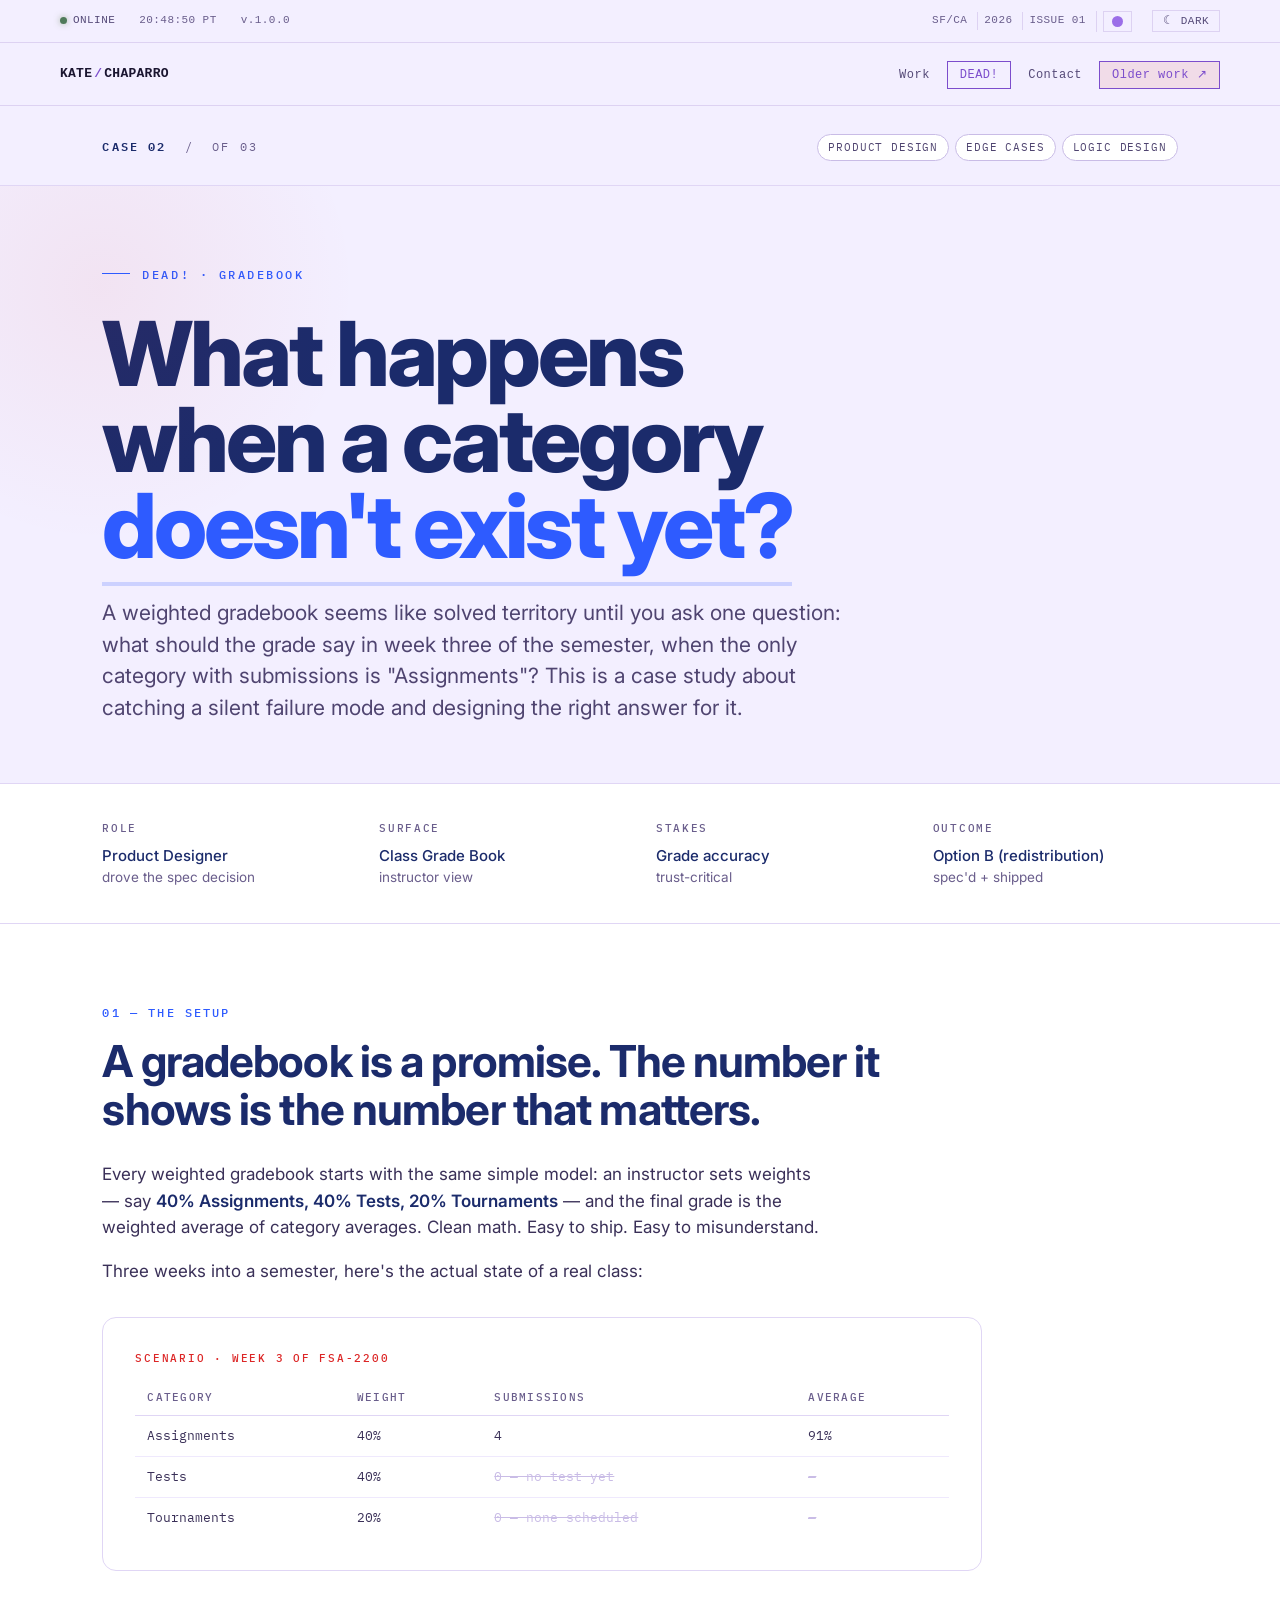
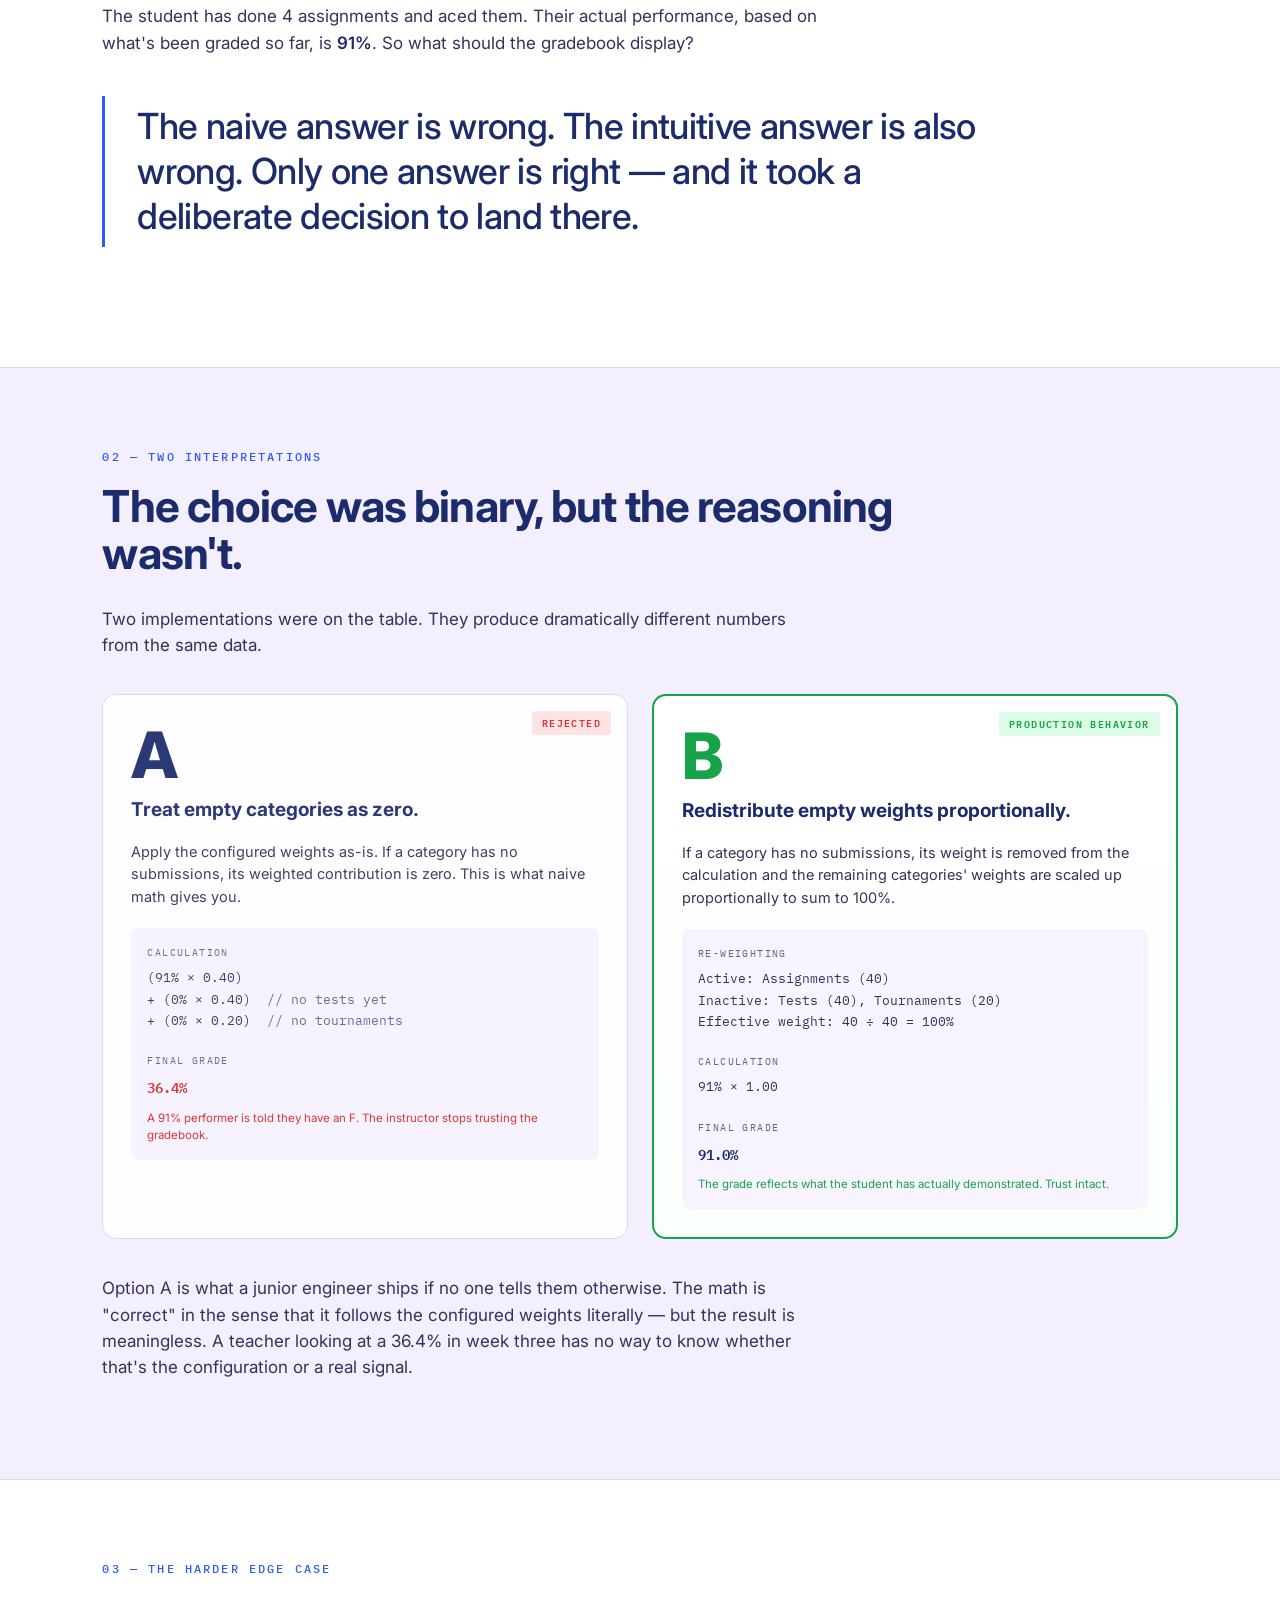
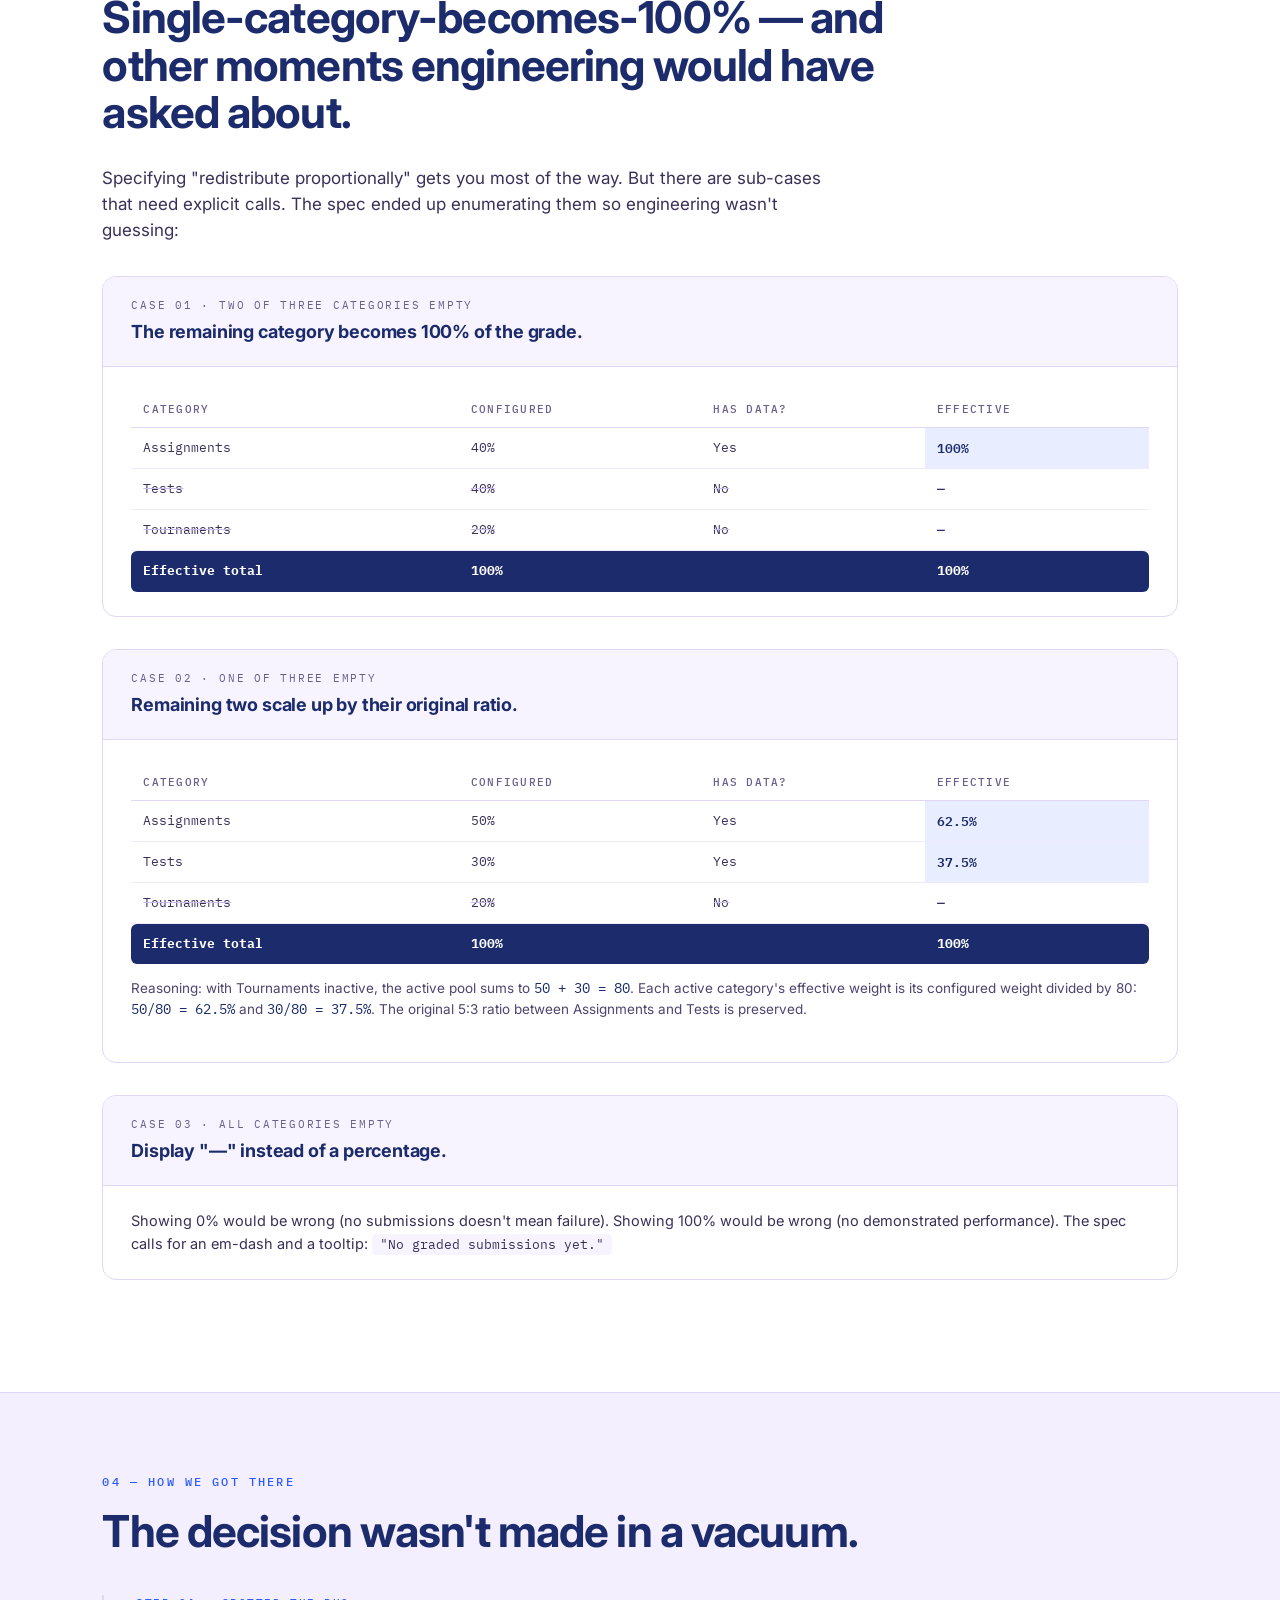
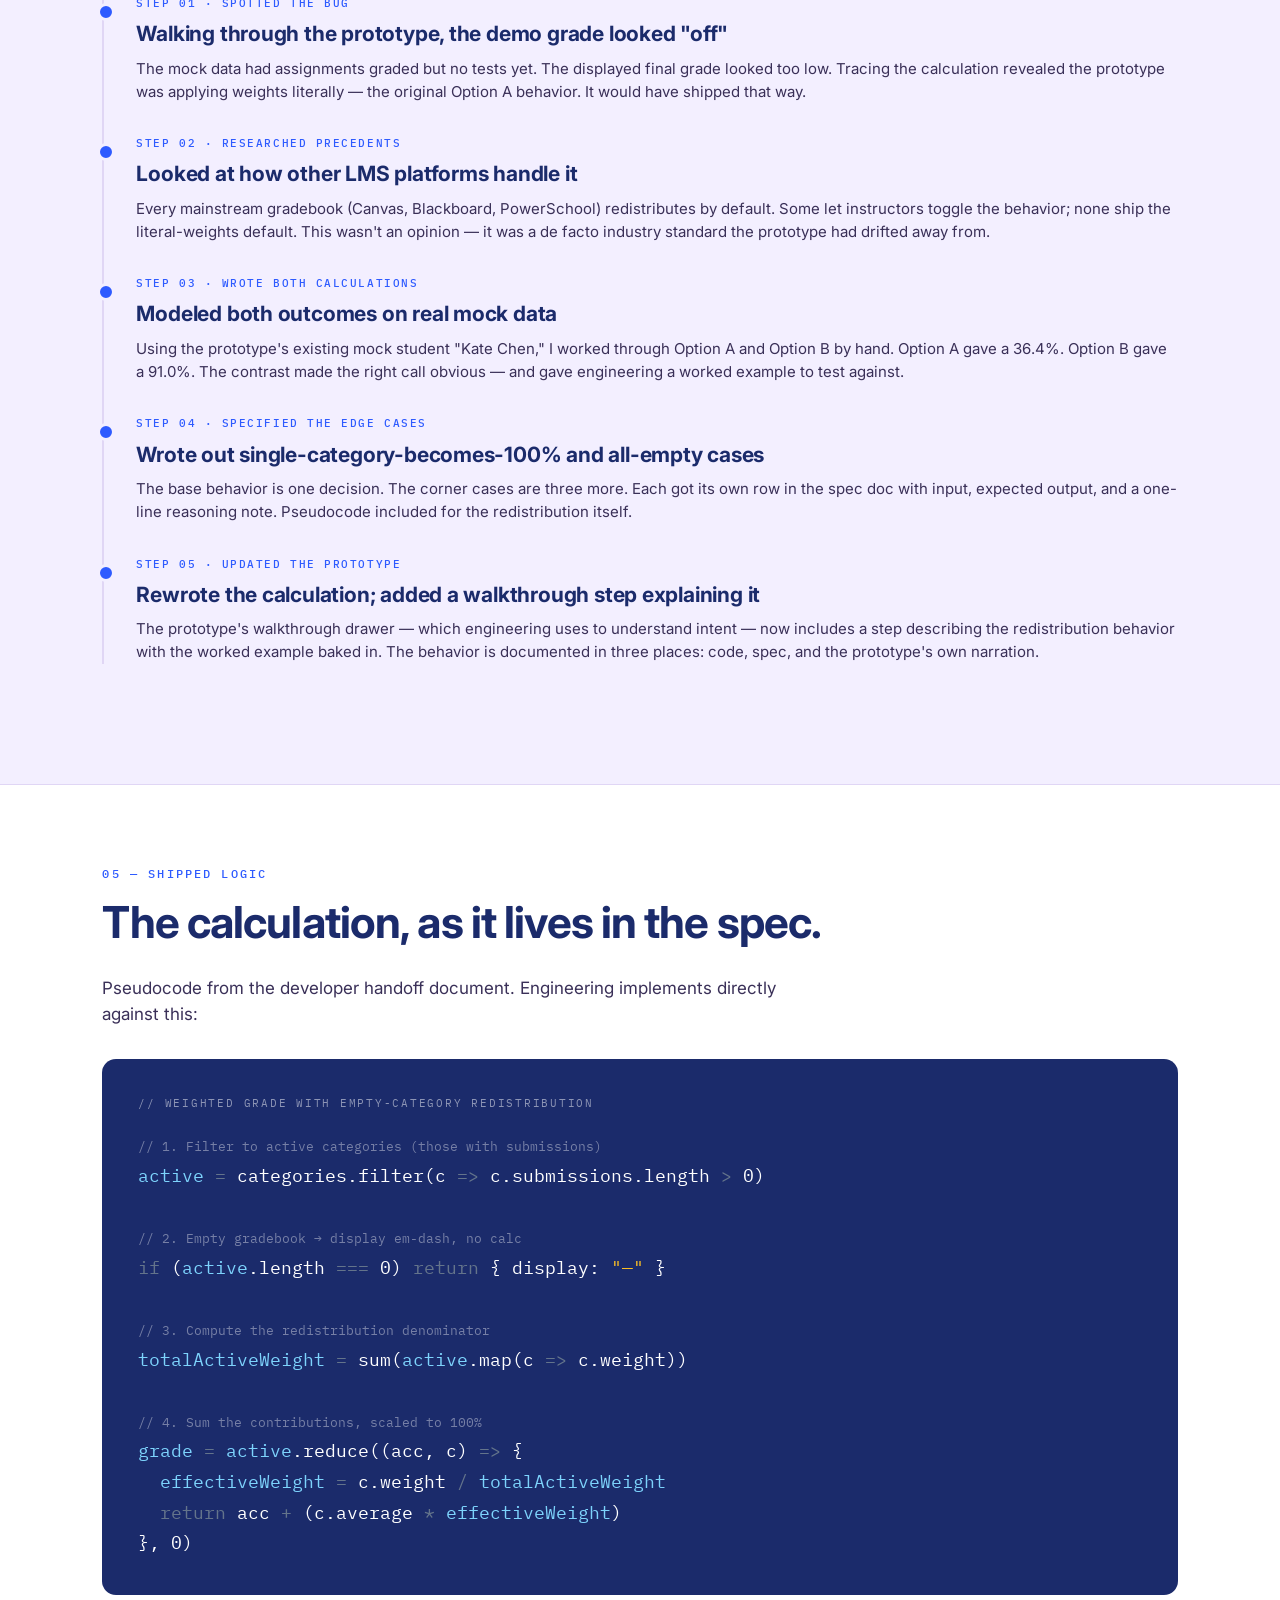
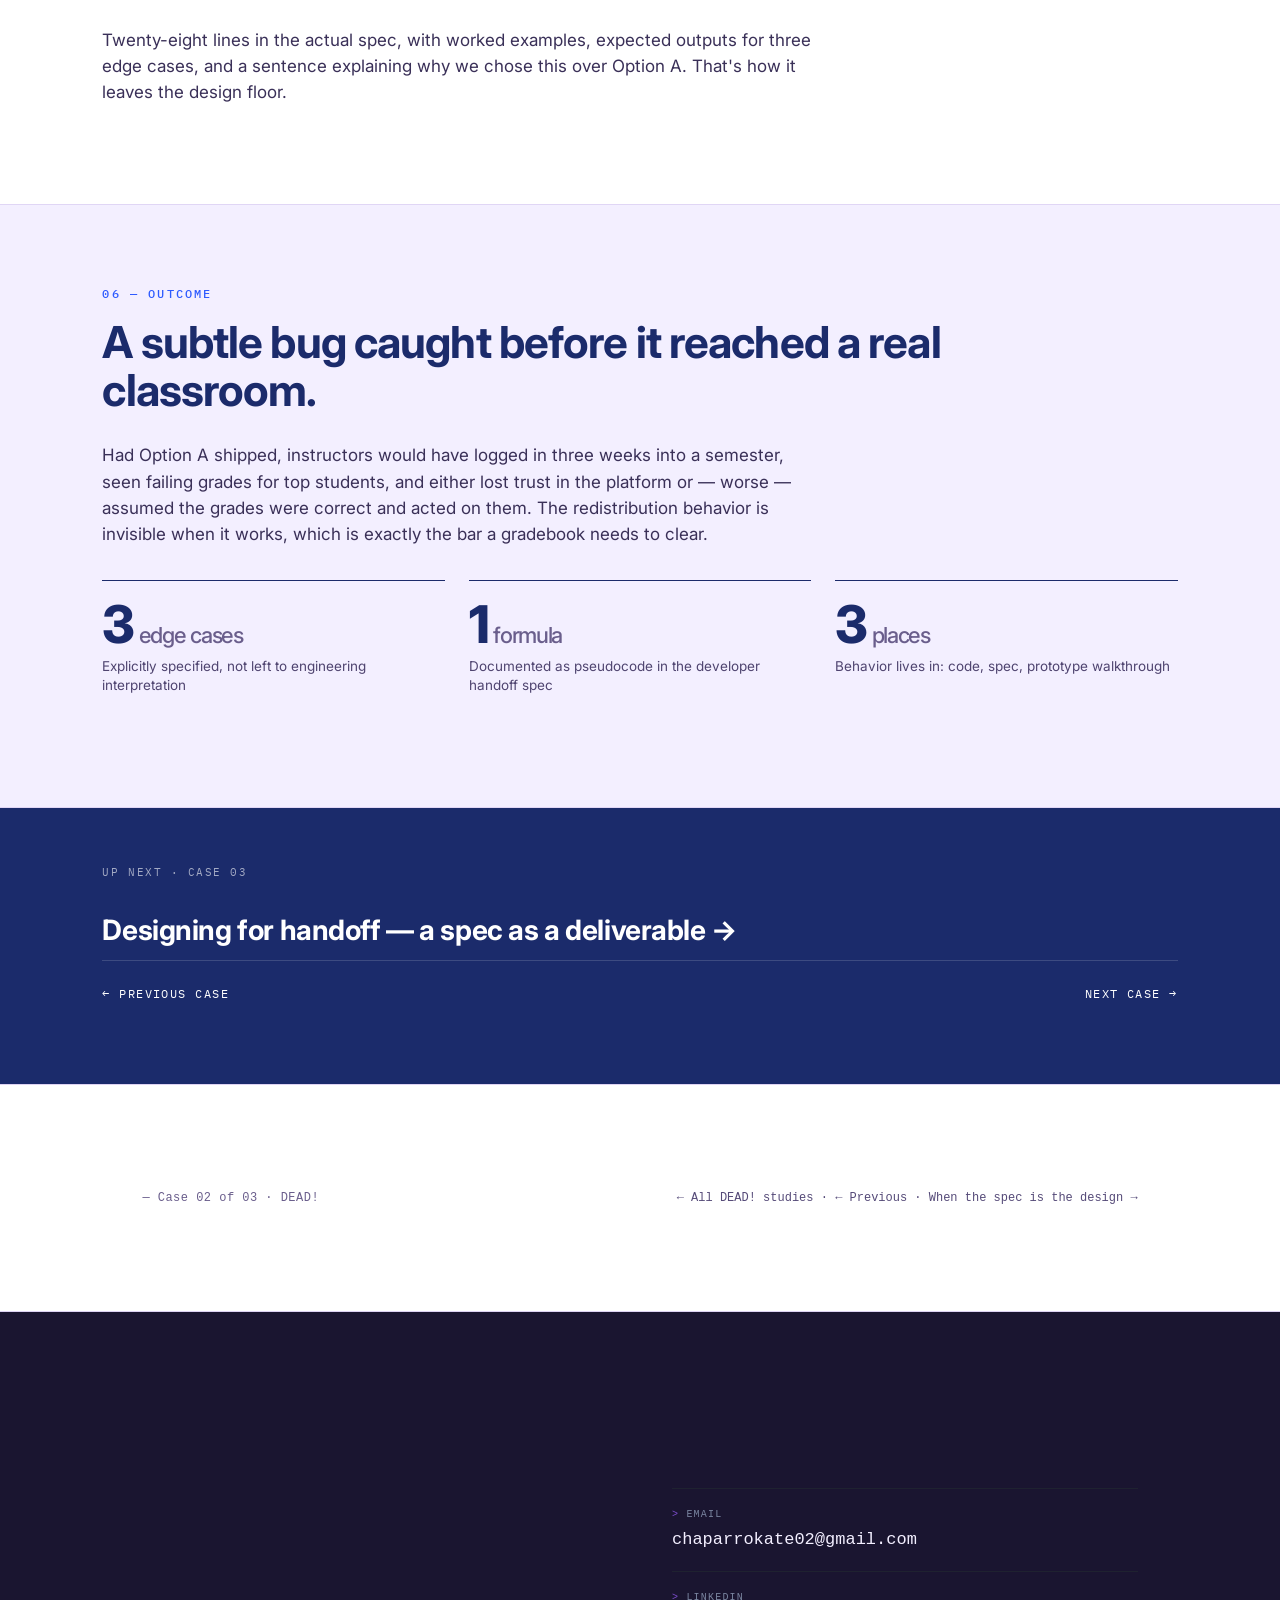
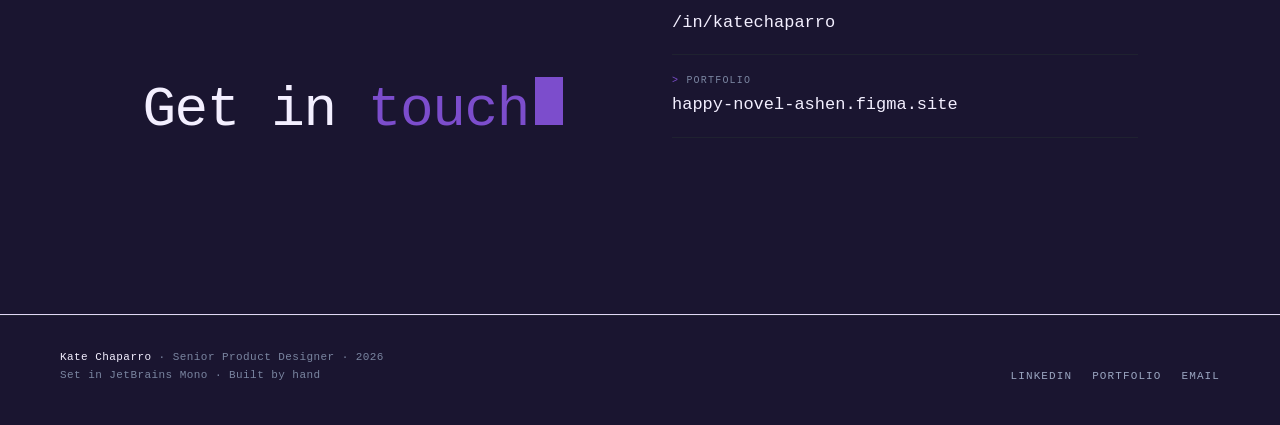
<file: dead__02-gradebook.html>
<!doctype html>
<html lang="en">
<head>
<meta charset="utf-8" />
<meta name="viewport" content="width=device-width,initial-scale=1" />
<title>The Gradebook & The Edge Case · Kate · Case Study</title>
<link rel="preconnect" href="https://fonts.googleapis.com" />
<link rel="preconnect" href="https://fonts.gstatic.com" crossorigin />
<link href="https://fonts.googleapis.com/css2?family=Inter:wght@400;500;600;700;800;900&family=IBM+Plex+Mono:wght@400;500;600&display=swap" rel="stylesheet" />
<style>
  :root {
    --navy: #1B2B6B; --navy-deep: #0F1A4A;
    --blue: #2E5BFF; --blue-pale: #E8EEFF;
    --ink: #0B1230;
    --gray-50: #F8FAFC; --gray-100: #F1F5F9; --gray-200: #E2E8F0;
    --gray-300: #CBD5E1; --gray-400: #94A3B8; --gray-500: #64748B;
    --gray-600: #475569; --gray-700: #334155;
    --green: #16A34A; --green-pale: #DCFCE7;
    --yellow: #EAB308; --yellow-pale: #FEF3C7;
    --red: #DC2626; --red-pale: #FEE2E2;
    --paper: #FAFAF7;
  }
  * { box-sizing: border-box; }
  html, body { margin: 0; padding: 0; }
  body {
    font-family: 'Inter', -apple-system, sans-serif;
    background: var(--paper); color: var(--ink);
    font-size: 17px; line-height: 1.55;
    -webkit-font-smoothing: antialiased;
  }
  .mono { font-family: 'IBM Plex Mono', monospace; }

  .case-meta {
    border-bottom: 1px solid var(--gray-200);
    padding: 28px 8vw 24px;
    display: grid;
    grid-template-columns: auto 1fr auto;
    gap: 32px; align-items: baseline; background: var(--paper);
  }
  .case-num {
    font-family: 'IBM Plex Mono', monospace;
    font-size: 12px; letter-spacing: 0.18em; text-transform: uppercase;
    color: var(--gray-500);
  }
  .case-num strong { color: var(--navy); font-weight: 600; }
  .case-pills { display: flex; gap: 6px; flex-wrap: wrap; }
  .pill {
    font-family: 'IBM Plex Mono', monospace;
    font-size: 10.5px; letter-spacing: 0.08em; text-transform: uppercase;
    padding: 4px 10px; border: 1px solid var(--gray-300); border-radius: 999px;
    color: var(--gray-600); background: white;
  }

  .hero {
    padding: 80px 8vw 60px;
    border-bottom: 1px solid var(--gray-200);
    position: relative; overflow: hidden;
  }
  .hero::before {
    content: ""; position: absolute;
    top: -160px; left: -160px;
    width: 520px; height: 520px;
    background: radial-gradient(circle, rgba(220,38,38,0.06) 0%, transparent 70%);
    pointer-events: none;
  }
  .eyebrow {
    font-family: 'IBM Plex Mono', monospace;
    font-size: 11.5px; letter-spacing: 0.22em; text-transform: uppercase;
    color: var(--blue); font-weight: 500; margin-bottom: 28px;
  }
  .eyebrow .dash {
    display: inline-block; width: 28px; height: 1px;
    background: var(--blue); vertical-align: middle;
    margin-right: 12px; transform: translateY(-2px);
  }
  h1.title {
    font-family: 'Inter', sans-serif; font-weight: 800;
    font-size: clamp(40px, 7vw, 92px);
    line-height: 0.96; letter-spacing: -0.035em;
    color: var(--navy); margin: 0 0 28px;
    max-width: 1100px;
  }
  h1.title em { font-style: normal; color: var(--blue); position: relative; }
  h1.title em::after {
    content: ""; position: absolute; left: 0; right: 0; bottom: -6px;
    height: 4px; background: var(--blue); opacity: 0.2;
  }
  .deck {
    font-size: 21px; line-height: 1.5; color: var(--gray-600);
    max-width: 760px; font-weight: 400; margin: 0;
  }

  .meta-grid {
    display: grid; grid-template-columns: repeat(4, 1fr); gap: 32px;
    padding: 36px 8vw; border-bottom: 1px solid var(--gray-200);
    background: white;
  }
  .meta-label {
    font-family: 'IBM Plex Mono', monospace;
    font-size: 10.5px; letter-spacing: 0.16em; text-transform: uppercase;
    color: var(--gray-400); margin-bottom: 8px; font-weight: 500;
  }
  .meta-val { font-size: 15px; color: var(--navy); font-weight: 500; line-height: 1.4; }

  section { padding: 80px 8vw; border-bottom: 1px solid var(--gray-200); }
  section:nth-of-type(even) { background: white; }
  .section-num {
    font-family: 'IBM Plex Mono', monospace;
    font-size: 12px; letter-spacing: 0.18em; text-transform: uppercase;
    color: var(--blue); margin-bottom: 16px; font-weight: 500;
  }
  h2 {
    font-weight: 700; font-size: clamp(28px, 4vw, 44px);
    line-height: 1.08; letter-spacing: -0.02em;
    color: var(--navy); margin: 0 0 28px; max-width: 880px;
  }
  h3 {
    font-weight: 700; font-size: 21px;
    color: var(--navy); margin: 0 0 12px;
    letter-spacing: -0.01em;
  }
  p { max-width: 720px; margin: 0 0 18px; color: var(--gray-700); }
  p strong { color: var(--navy); font-weight: 600; }

  .pullquote {
    font-weight: 500; font-size: clamp(24px, 3.2vw, 36px);
    line-height: 1.25; letter-spacing: -0.018em; color: var(--navy);
    border-left: 3px solid var(--blue);
    padding: 8px 0 8px 32px; margin: 40px 0; max-width: 880px;
  }

  /* ── THE PROBLEM SCENARIO ───────────────────────────────── */
  .scenario {
    background: white; border: 1px solid var(--gray-200);
    border-radius: 14px; padding: 32px;
    margin: 32px 0; max-width: 880px;
    overflow-x: auto;
    -webkit-overflow-scrolling: touch;
  }
  .scenario table.worked-table { min-width: 480px; }
  .scenario-label {
    font-family: 'IBM Plex Mono', monospace;
    font-size: 11px; letter-spacing: 0.16em; text-transform: uppercase;
    color: var(--red); margin-bottom: 12px; font-weight: 500;
  }

  /* ── OPTION A vs B COMPARISON ───────────────────────────────── */
  .options {
    display: grid; grid-template-columns: 1fr 1fr; gap: 24px;
    margin: 36px 0;
  }
  .option-card {
    background: white; border: 1px solid var(--gray-200);
    border-radius: 14px; padding: 28px;
    position: relative; overflow: hidden;
  }
  .option-card.rejected { opacity: 0.92; }
  .option-card.rejected::before {
    content: "REJECTED"; position: absolute;
    top: 16px; right: 16px;
    font-family: 'IBM Plex Mono', monospace;
    font-size: 10px; letter-spacing: 0.14em;
    background: var(--red-pale); color: var(--red);
    padding: 4px 10px; border-radius: 4px; font-weight: 600;
  }
  .option-card.chosen { border: 2px solid var(--green); background: linear-gradient(180deg, #fff 0%, #FAFFFC 100%); }
  .option-card.chosen::before {
    content: "PRODUCTION BEHAVIOR"; position: absolute;
    top: 16px; right: 16px;
    font-family: 'IBM Plex Mono', monospace;
    font-size: 10px; letter-spacing: 0.14em;
    background: var(--green-pale); color: var(--green);
    padding: 4px 10px; border-radius: 4px; font-weight: 600;
  }
  .option-letter {
    font-weight: 800; font-size: 64px;
    line-height: 1; color: var(--navy);
    letter-spacing: -0.04em; margin-bottom: 8px;
  }
  .option-card.chosen .option-letter { color: var(--green); }
  .option-name {
    font-weight: 700; font-size: 19px;
    color: var(--navy); margin-bottom: 16px;
  }
  .option-desc { font-size: 14.5px; line-height: 1.55; color: var(--gray-700); margin-bottom: 20px; }
  .option-math {
    background: var(--gray-50);
    border-radius: 8px; padding: 16px;
    font-family: 'IBM Plex Mono', monospace;
    font-size: 12.5px; line-height: 1.7;
    color: var(--gray-700);
  }
  .option-math .lbl { color: var(--gray-400); font-size: 10px; letter-spacing: 0.14em; text-transform: uppercase; display: block; margin-bottom: 6px; }
  .option-math .res { color: var(--navy); font-weight: 600; font-size: 14px; }
  .option-math .red-res { color: var(--red); font-weight: 600; font-size: 14px; }

  /* ── WORKED EXAMPLE TABLE ───────────────────────────────── */
  .worked {
    background: white; border: 1px solid var(--gray-200);
    border-radius: 14px; overflow: hidden; margin: 32px 0;
  }
  .worked-head {
    padding: 20px 28px;
    border-bottom: 1px solid var(--gray-200);
    background: var(--gray-50);
  }
  .worked-head .label {
    font-family: 'IBM Plex Mono', monospace;
    font-size: 11px; letter-spacing: 0.16em; text-transform: uppercase;
    color: var(--gray-500); margin-bottom: 4px;
  }
  .worked-head h3 { margin: 0; font-size: 18px; }
  .worked-body { padding: 24px 28px; overflow-x: auto; }
  table.worked-table {
    width: 100%; border-collapse: collapse;
    font-family: 'IBM Plex Mono', monospace;
    font-size: 13px;
  }
  table.worked-table th {
    text-align: left; padding: 10px 12px;
    font-size: 10.5px; letter-spacing: 0.12em; text-transform: uppercase;
    color: var(--gray-500); font-weight: 500;
    border-bottom: 1px solid var(--gray-200);
  }
  table.worked-table td {
    padding: 10px 12px;
    border-bottom: 1px solid var(--gray-100);
    color: var(--gray-700);
  }
  table.worked-table tr:last-child td { border-bottom: none; }
  table.worked-table .strike { color: var(--gray-300); text-decoration: line-through; }
  table.worked-table .highlight { background: var(--blue-pale); color: var(--navy); font-weight: 600; }
  table.worked-table tr.total-row td {
    background: var(--navy); color: white; font-weight: 700;
    border-bottom: none;
  }
  table.worked-table tr.total-row td:first-child { border-top-left-radius: 6px; border-bottom-left-radius: 6px; }
  table.worked-table tr.total-row td:last-child { border-top-right-radius: 6px; border-bottom-right-radius: 6px; }

  /* ── PROCESS TIMELINE ───────────────────────────────── */
  .timeline {
    margin: 40px 0;
    border-left: 2px solid var(--gray-200);
    padding-left: 32px; position: relative;
  }
  .timeline-item { margin-bottom: 32px; position: relative; }
  .timeline-item:last-child { margin-bottom: 0; }
  .timeline-item::before {
    content: ""; position: absolute;
    left: -39px; top: 8px;
    width: 12px; height: 12px;
    background: var(--blue); border-radius: 50%;
    border: 3px solid var(--paper);
  }
  .timeline-step {
    font-family: 'IBM Plex Mono', monospace;
    font-size: 11px; letter-spacing: 0.14em; text-transform: uppercase;
    color: var(--blue); margin-bottom: 6px; font-weight: 500;
  }
  .timeline h3 { margin-bottom: 6px; }
  .timeline p { margin: 0; max-width: none; font-size: 15px; }

  /* ── SHIPPED FORMULA ───────────────────────────────── */
  .formula {
    background: var(--navy); color: white;
    border-radius: 14px; padding: 36px;
    margin: 32px 0; font-family: 'IBM Plex Mono', monospace;
  }
  .formula-label {
    font-size: 11px; letter-spacing: 0.16em; text-transform: uppercase;
    color: rgba(255,255,255,0.5);
    margin-bottom: 18px;
  }
  .formula-line {
    font-size: 18px; line-height: 1.7;
    color: white;
  }
  .formula-line .var { color: #7DD3FC; }
  .formula-line .op { color: var(--gray-400); }
  .formula-line .comment { color: rgba(255,255,255,0.4); font-size: 13px; }

  /* ── OUTCOMES ───────────────────────────────── */
  .outcomes {
    display: grid; grid-template-columns: repeat(3, 1fr); gap: 24px;
    margin: 32px 0;
  }
  .outcome { border-top: 1px solid var(--navy); padding-top: 18px; }
  .outcome-num {
    font-weight: 800; font-size: 52px; line-height: 1;
    color: var(--navy); letter-spacing: -0.025em;
    margin-bottom: 6px;
  }
  .outcome-num .unit { font-size: 22px; color: var(--gray-400); font-weight: 500; }
  .outcome-label { font-size: 13.5px; color: var(--gray-600); line-height: 1.4; }

  /* ── FOOTER ───────────────────────────────── */
  .case-footer { padding: 56px 8vw 80px; background: var(--navy); color: white; }
  .case-footer .nav-row {
    display: flex; justify-content: space-between; align-items: center;
    border-top: 1px solid rgba(255,255,255,0.15); padding-top: 24px;
  }
  .case-footer a {
    color: white; text-decoration: none;
    font-family: 'IBM Plex Mono', monospace;
    font-size: 12px; letter-spacing: 0.12em; text-transform: uppercase;
    transition: opacity 0.2s;
  }
  .case-footer a:hover { opacity: 0.7; }
  .case-footer .next-up {
    font-size: 28px; font-weight: 700; color: white;
    letter-spacing: -0.015em; margin-bottom: 8px;
  }
  .case-footer .next-meta {
    font-family: 'IBM Plex Mono', monospace;
    font-size: 11px; letter-spacing: 0.14em; text-transform: uppercase;
    color: rgba(255,255,255,0.6); margin-bottom: 28px;
  }

  @media (max-width: 880px) {
    .case-meta { grid-template-columns: 1fr; gap: 16px; padding: 20px 6vw; }
    .meta-grid { grid-template-columns: 1fr 1fr; gap: 24px; padding: 28px 6vw; }
    section { padding: 56px 6vw; }
    .hero { padding: 56px 6vw 44px; }
    .options { grid-template-columns: 1fr; }
    .outcomes { grid-template-columns: 1fr; }
    .formula { padding: 24px; }
    .formula-line { font-size: 14px; }
    .case-footer { padding: 40px 6vw 60px; }
  }
  @media (max-width: 480px) {
    .case-meta { padding: 18px 5vw; }
    .meta-grid { grid-template-columns: 1fr; gap: 18px; padding: 24px 5vw; }
    section { padding: 44px 5vw; }
    .hero { padding: 44px 5vw 36px; }
    h1.title { font-size: 38px; line-height: 1.0; }
    .deck { font-size: 17px; }
    h2 { font-size: 26px; }
    h3 { font-size: 18px; }
    .pullquote { font-size: 20px; padding-left: 20px; margin: 28px 0; }
    .scenario { padding: 20px; }
    .option-card { padding: 20px; }
    .option-letter { font-size: 48px; }
    .option-card.rejected::before,
    .option-card.chosen::before { font-size: 9px; padding: 3px 8px; }
    .formula { padding: 20px; border-radius: 10px; }
    .formula-line { font-size: 12px; line-height: 1.6; }
    .worked-body { padding: 16px 18px; }
    .worked-head { padding: 16px 18px; }
    .timeline { padding-left: 24px; }
    .timeline-item::before { left: -31px; }
    .case-footer .next-up { font-size: 22px; }
    .case-footer { padding: 32px 5vw 48px; }
  }
</style>

<style>
/* ============ PORTFOLIO SHELL CHROME — kc- prefixed to avoid collisions ============ */
:root {
  --kc-bg: #fff0e6;
  --kc-surface: #ffe2d4;
  --kc-ink: #101218;
  --kc-ink-2: #784a4e;
  --kc-ink-3: #b08890;
  --kc-accent: #dd5045;
  --kc-status: #5a7a3e;
  --kc-rule: #f5cec0;
  --kc-rule-strong: #e0a89a;
  --kc-mono: 'JetBrains Mono', 'SF Mono', monospace;
}
@keyframes kc-pulse { 0%,100% { opacity: 1; } 50% { opacity: 0.55; } }
@keyframes kc-blink { 0%,50% { opacity: 1; } 51%,100% { opacity: 0; } }

.kc-statusbar {
  background: var(--kc-bg);
  border-bottom: 1px solid var(--kc-rule);
  font-family: var(--kc-mono);
}
.kc-statusbar-inner {
  max-width: 1240px; margin: 0 auto; padding: 10px 40px;
  display: flex; align-items: center; justify-content: space-between; gap: 24px;
  font-size: 11px; letter-spacing: 0.04em;
}
.kc-status-left { display: flex; gap: 24px; align-items: center; color: var(--kc-ink-3); }
.kc-status-dot { display: inline-flex; align-items: center; gap: 6px; color: var(--kc-ink-2); }
.kc-status-dot::before {
  content: ''; width: 7px; height: 7px; border-radius: 50%;
  background: var(--kc-status); box-shadow: 0 0 6px rgba(90,122,62,0.5);
  animation: kc-pulse 2.4s ease-in-out infinite;
}
.kc-status-time { color: var(--kc-ink-3); font-variant-numeric: tabular-nums; }
.kc-status-right { display: flex; gap: 4px; align-items: center; color: var(--kc-ink-3); }
.kc-status-right > span { padding: 0 6px; border-left: 1px solid var(--kc-rule); }
.kc-status-right > span:first-child { border-left: none; }
.kc-status-right .kc-theme-toggle { margin-left: 4px; }

.kc-nav {
  background: var(--kc-bg);
  border-bottom: 1px solid var(--kc-rule);
  font-family: var(--kc-mono);
}
.kc-nav-inner {
  max-width: 1240px; margin: 0 auto; padding: 18px 40px;
  display: flex; align-items: center; justify-content: space-between;
}
.kc-nav-brand {
  font-size: 13px; font-weight: 600; letter-spacing: 0.02em;
  color: var(--kc-ink); text-decoration: none;
}
.kc-nav-brand .kc-slash { color: var(--kc-accent); margin: 0 2px; }
.kc-nav-brand:hover { color: var(--kc-accent); }
.kc-nav-links { display: flex; gap: 4px; list-style: none; padding: 0; margin: 0; }
.kc-nav-links a {
  font-family: var(--kc-mono); font-size: 12px; letter-spacing: 0.04em;
  color: var(--kc-ink-2); border: 1px solid transparent;
  padding: 6px 12px; text-decoration: none; transition: all 0.15s;
}
.kc-nav-links a:hover { color: var(--kc-ink); border-color: var(--kc-rule); }
.kc-nav-links a.kc-is-active { color: var(--kc-accent); border-color: var(--kc-accent); }
.kc-nav-links a.ext-link {
  color: var(--kc-accent);
  border-color: var(--kc-accent);
  background: rgba(221, 80, 69, 0.12);
  font-weight: 500;
}
.kc-nav-links a.ext-link:hover {
  color: var(--kc-bg);
  background: var(--kc-accent);
  border-color: var(--kc-accent);
}

.kc-case-nav-section {
  background: var(--kc-surface);
  border-top: 1px solid var(--kc-rule);
  border-bottom: 1px solid var(--kc-rule);
  font-family: var(--kc-mono);
}
.kc-case-nav-inner {
  max-width: 1240px; margin: 0 auto; padding: 24px 40px;
  display: flex; justify-content: space-between; align-items: center;
  flex-wrap: wrap; gap: 16px; font-size: 12px; color: var(--kc-ink-2);
}
.kc-case-nav-meta { color: var(--kc-ink-3); letter-spacing: 0.04em; }
.kc-case-nav-links { display: flex; gap: 0; flex-wrap: wrap; }
.kc-case-nav-links a {
  color: var(--kc-ink-2); text-decoration: none; transition: color 0.15s;
}
.kc-case-nav-links a:hover { color: var(--kc-accent); }


/* Scoped accent override: dark grounds use bright tangerine instead of coral */
.kc-contact, .kc-shell-footer, .kc-footer { --kc-accent: #ff8a3d; }

.kc-contact {
  background: var(--kc-ink); color: var(--kc-bg);
  font-family: var(--kc-mono);
}
.kc-contact-inner {
  max-width: 1240px; margin: 0 auto; padding: 96px 40px;
  display: grid; grid-template-columns: 1fr 1fr; gap: 64px; align-items: end;
}
.kc-contact-headline {
  font-family: var(--kc-mono); font-size: 56px; font-weight: 500;
  line-height: 1.0; letter-spacing: -0.025em; color: var(--kc-bg); margin: 0;
}
.kc-accent { color: var(--kc-accent); }
.kc-cursor {
  display: inline-block; width: 0.5em; height: 0.85em;
  background: var(--kc-accent); margin-left: 6px; vertical-align: baseline;
  animation: kc-blink 1.1s step-end infinite;
}
.kc-contact-meta { display: flex; flex-direction: column; gap: 0; }
.kc-contact-row {
  display: flex; flex-direction: column; gap: 4px;
  padding: 18px 0; border-bottom: 1px solid #1f2230;
}
.kc-contact-row:first-child { border-top: 1px solid #1f2230; }
.kc-contact-row-label {
  font-family: var(--kc-mono); font-size: 10px; letter-spacing: 0.12em;
  text-transform: uppercase; color: #7a85a0;
}
.kc-contact-row-label::before { content: '> '; color: var(--kc-accent); }
.kc-contact-row a {
  font-family: var(--kc-mono); font-size: 17px; color: var(--kc-bg);
  text-decoration: none; transition: color 0.15s;
}
.kc-contact-row a:hover { color: var(--kc-accent); }

.kc-footer {
  background: var(--kc-ink); color: #7a85a0;
  border-top: 1px solid #1f2230; font-family: var(--kc-mono);
}
.kc-footer-inner {
  max-width: 1240px; margin: 0 auto; padding: 32px 40px 40px;
  display: grid; grid-template-columns: 1fr auto;
  gap: 32px; align-items: end;
  font-size: 11px; letter-spacing: 0.04em;
}
.kc-footer-meta { line-height: 1.7; }
.kc-footer-meta strong { color: var(--kc-bg); font-weight: 500; }
.kc-footer-socials { display: flex; gap: 20px; }
.kc-footer-socials a {
  color: #9aa5c0; text-decoration: none;
  transition: color 0.15s; text-transform: uppercase; letter-spacing: 0.1em;
}
.kc-footer-socials a:hover { color: var(--kc-accent); }

@media (max-width: 900px) {
  .kc-statusbar-inner, .kc-nav-inner, .kc-case-nav-inner,
  .kc-contact-inner, .kc-footer-inner { padding-left: 28px; padding-right: 28px; }
  .kc-contact-inner { grid-template-columns: 1fr; gap: 40px; padding-top: 64px; padding-bottom: 64px; }
  .kc-contact-headline { font-size: 36px; }
}
@media (max-width: 560px) {
  .kc-statusbar-inner, .kc-nav-inner, .kc-case-nav-inner,
  .kc-contact-inner, .kc-footer-inner { padding-left: 20px; padding-right: 20px; }
  .kc-statusbar-inner { font-size: 10px; gap: 12px; padding-top: 8px; padding-bottom: 8px; }
  .kc-status-left { gap: 12px; }
  .kc-status-right > span:not(:last-of-type) { display: none; }
  .kc-nav-inner { padding-top: 14px; padding-bottom: 14px; }
  .kc-nav-links { gap: 0; }
  .kc-nav-links a { padding: 5px 8px; font-size: 11px; }
  .kc-contact-headline { font-size: 26px; }
  .kc-footer-inner { grid-template-columns: 1fr; gap: 16px; }
}

/* JetBrains Mono import safety net */
@import url('https://fonts.googleapis.com/css2?family=JetBrains+Mono:wght@400;500;600;700&display=swap');




/* DARK_MODE_BLOCK_V3 */
/* ============================================================
   DARK MODE — shell-only.
   The case study content keeps its native styling regardless of theme.
   Only the kc- prefixed shell chrome (status bar, nav, contact, footer) flips.
   ============================================================ */
:root[data-theme="dark"] {
  --kc-bg: #0e1118;
  --kc-surface: #181c26;
  --kc-ink: #e8ecf5;
  --kc-ink-2: #a8b0c4;
  --kc-ink-3: #6a7088;
  --kc-accent: #dd5045;
  --kc-status: #88b070;
  --kc-rule: #252a38;
  --kc-rule-strong: #363c4e;
}
:root[data-theme="dark"] .kc-contact,
:root[data-theme="dark"] .kc-shell-footer,
:root[data-theme="dark"] .kc-footer {
  background: #080a10;
  border-top-color: #1a1d28;
}
:root[data-theme="dark"] .kc-contact-row { border-bottom-color: #1a1d28; }
:root[data-theme="dark"] .kc-contact-row:first-child { border-top-color: #1a1d28; }

</style>

<link rel="stylesheet" href="../assets/theme.css">
<script src="../assets/theme.js"></script>
</head>
<body>
<!-- ============ PORTFOLIO SHELL: TOP CHROME ============ -->
<div class="kc-statusbar">
  <div class="kc-statusbar-inner">
    <div class="kc-status-left">
      <span class="kc-status-dot">ONLINE</span>
      <span class="kc-status-time" id="kc-status-time">--:--:-- PT</span>
      <span>v.1.0.0</span>
    </div>
    <div class="kc-status-right">
      <span>SF/CA</span>
      <span>2026</span>
      <span>ISSUE 01</span>
      <button class="kc-theme-toggle" data-theme-toggle aria-label="Toggle theme">
        <span class="icon">☾</span>
        <span class="label">DARK</span>
      </button>
    </div>
  </div>
</div>
<nav class="kc-nav">
  <div class="kc-nav-inner">
    <a class="kc-nav-brand" href="../index.html">KATE<span class="kc-slash">/</span>CHAPARRO</a>
    <ul class="kc-nav-links">
      <li><a href="../index.html">Work</a></li>
      <li><a href="index.html" class="kc-is-active">DEAD!</a></li>
      <li><a href="../index.html#contact-section">Contact</a></li>
      <li><a href="https://happy-novel-ashen.figma.site/" target="_blank" rel="noopener" class="ext-link">Older work ↗</a></li>
    </ul>
  </div>
</nav>
<!-- ============ END PORTFOLIO SHELL TOP CHROME ============ -->


<div class="case-meta">
  <div class="case-num"><strong>Case 02</strong> &nbsp;/&nbsp; of 03</div>
  <div></div>
  <div class="case-pills">
    <span class="pill">Product Design</span>
    <span class="pill">Edge Cases</span>
    <span class="pill">Logic Design</span>
  </div>
</div>

<section class="hero">
  <div class="eyebrow"><span class="dash"></span>DEAD! · Gradebook</div>
  <h1 class="title">What happens<br/>when a category<br/><em>doesn't exist yet?</em></h1>
  <p class="deck">A weighted gradebook seems like solved territory until you ask one question: what should the grade say in week three of the semester, when the only category with submissions is "Assignments"? This is a case study about catching a silent failure mode and designing the right answer for it.</p>
</section>

<div class="meta-grid">
  <div>
    <div class="meta-label">Role</div>
    <div class="meta-val">Product Designer<br/><span style="color:var(--gray-500);font-weight:400;font-size:13.5px">drove the spec decision</span></div>
  </div>
  <div>
    <div class="meta-label">Surface</div>
    <div class="meta-val">Class Grade Book<br/><span style="color:var(--gray-500);font-weight:400;font-size:13.5px">instructor view</span></div>
  </div>
  <div>
    <div class="meta-label">Stakes</div>
    <div class="meta-val">Grade accuracy<br/><span style="color:var(--gray-500);font-weight:400;font-size:13.5px">trust-critical</span></div>
  </div>
  <div>
    <div class="meta-label">Outcome</div>
    <div class="meta-val">Option B (redistribution)<br/><span style="color:var(--gray-500);font-weight:400;font-size:13.5px">spec'd + shipped</span></div>
  </div>
</div>

<!-- ── PROBLEM ───────────────────────────────── -->
<section>
  <div class="section-num">01 — The setup</div>
  <h2>A gradebook is a promise. The number it shows is the number that matters.</h2>
  <p>Every weighted gradebook starts with the same simple model: an instructor sets weights — say <strong>40% Assignments, 40% Tests, 20% Tournaments</strong> — and the final grade is the weighted average of category averages. Clean math. Easy to ship. Easy to misunderstand.</p>
  <p>Three weeks into a semester, here's the actual state of a real class:</p>

  <div class="scenario">
    <div class="scenario-label">Scenario · Week 3 of FSA-2200</div>
    <table class="worked-table" style="width:100%;">
      <thead>
        <tr>
          <th>Category</th>
          <th>Weight</th>
          <th>Submissions</th>
          <th>Average</th>
        </tr>
      </thead>
      <tbody>
        <tr>
          <td>Assignments</td>
          <td>40%</td>
          <td>4</td>
          <td>91%</td>
        </tr>
        <tr>
          <td>Tests</td>
          <td>40%</td>
          <td class="strike">0 — no test yet</td>
          <td class="strike">—</td>
        </tr>
        <tr>
          <td>Tournaments</td>
          <td>20%</td>
          <td class="strike">0 — none scheduled</td>
          <td class="strike">—</td>
        </tr>
      </tbody>
    </table>
  </div>

  <p>The student has done 4 assignments and aced them. Their actual performance, based on what's been graded so far, is <strong>91%</strong>. So what should the gradebook display?</p>

  <div class="pullquote">
    The naive answer is wrong. The intuitive answer is also wrong. Only one answer is right — and it took a deliberate decision to land there.
  </div>
</section>

<!-- ── OPTIONS ───────────────────────────────── -->
<section>
  <div class="section-num">02 — Two interpretations</div>
  <h2>The choice was binary, but the reasoning wasn't.</h2>
  <p>Two implementations were on the table. They produce dramatically different numbers from the same data.</p>

  <div class="options">
    <div class="option-card rejected">
      <div class="option-letter">A</div>
      <div class="option-name">Treat empty categories as zero.</div>
      <div class="option-desc">Apply the configured weights as-is. If a category has no submissions, its weighted contribution is zero. This is what naive math gives you.</div>
      <div class="option-math">
        <span class="lbl">Calculation</span>
        (91% × 0.40)<br/>
        + (0% × 0.40) &nbsp;<span style="color:var(--gray-400)">// no tests yet</span><br/>
        + (0% × 0.20) &nbsp;<span style="color:var(--gray-400)">// no tournaments</span><br/>
        <br/>
        <span class="lbl">Final grade</span>
        <span class="red-res">36.4%</span>
        <span style="display:block;margin-top:10px;color:var(--red);font-size:11.5px;font-family:'Inter',sans-serif;line-height:1.5;">A 91% performer is told they have an F. The instructor stops trusting the gradebook.</span>
      </div>
    </div>

    <div class="option-card chosen">
      <div class="option-letter">B</div>
      <div class="option-name">Redistribute empty weights proportionally.</div>
      <div class="option-desc">If a category has no submissions, its weight is removed from the calculation and the remaining categories' weights are scaled up proportionally to sum to 100%.</div>
      <div class="option-math">
        <span class="lbl">Re-weighting</span>
        Active: Assignments (40)<br/>
        Inactive: Tests (40), Tournaments (20)<br/>
        Effective weight: 40 ÷ 40 = 100%<br/>
        <br/>
        <span class="lbl">Calculation</span>
        91% × 1.00<br/>
        <br/>
        <span class="lbl">Final grade</span>
        <span class="res">91.0%</span>
        <span style="display:block;margin-top:10px;color:var(--green);font-size:11.5px;font-family:'Inter',sans-serif;line-height:1.5;">The grade reflects what the student has actually demonstrated. Trust intact.</span>
      </div>
    </div>
  </div>

  <p>Option A is what a junior engineer ships if no one tells them otherwise. The math is "correct" in the sense that it follows the configured weights literally — but the result is meaningless. A teacher looking at a 36.4% in week three has no way to know whether that's the configuration or a real signal.</p>
</section>

<!-- ── EDGE CASE ───────────────────────────────── -->
<section>
  <div class="section-num">03 — The harder edge case</div>
  <h2>Single-category-becomes-100% — and other moments engineering would have asked about.</h2>
  <p>Specifying "redistribute proportionally" gets you most of the way. But there are sub-cases that need explicit calls. The spec ended up enumerating them so engineering wasn't guessing:</p>

  <div class="worked">
    <div class="worked-head">
      <div class="label">Case 01 · Two of three categories empty</div>
      <h3>The remaining category becomes 100% of the grade.</h3>
    </div>
    <div class="worked-body">
      <table class="worked-table">
        <thead>
          <tr><th>Category</th><th>Configured</th><th>Has data?</th><th>Effective</th></tr>
        </thead>
        <tbody>
          <tr><td>Assignments</td><td>40%</td><td>Yes</td><td class="highlight">100%</td></tr>
          <tr class="strike"><td>Tests</td><td>40%</td><td>No</td><td>—</td></tr>
          <tr class="strike"><td>Tournaments</td><td>20%</td><td>No</td><td>—</td></tr>
          <tr class="total-row"><td>Effective total</td><td>100%</td><td></td><td>100%</td></tr>
        </tbody>
      </table>
    </div>
  </div>

  <div class="worked">
    <div class="worked-head">
      <div class="label">Case 02 · One of three empty</div>
      <h3>Remaining two scale up by their original ratio.</h3>
    </div>
    <div class="worked-body">
      <table class="worked-table">
        <thead>
          <tr><th>Category</th><th>Configured</th><th>Has data?</th><th>Effective</th></tr>
        </thead>
        <tbody>
          <tr><td>Assignments</td><td>50%</td><td>Yes</td><td class="highlight">62.5%</td></tr>
          <tr><td>Tests</td><td>30%</td><td>Yes</td><td class="highlight">37.5%</td></tr>
          <tr class="strike"><td>Tournaments</td><td>20%</td><td>No</td><td>—</td></tr>
          <tr class="total-row"><td>Effective total</td><td>100%</td><td></td><td>100%</td></tr>
        </tbody>
      </table>
      <p style="font-family:'Inter',sans-serif;font-size:13.5px;color:var(--gray-600);margin-top:14px;max-width:none;">
        Reasoning: with Tournaments inactive, the active pool sums to <span class="mono" style="color:var(--navy)">50 + 30 = 80</span>. Each active category's effective weight is its configured weight divided by 80: <span class="mono" style="color:var(--navy)">50/80 = 62.5%</span> and <span class="mono" style="color:var(--navy)">30/80 = 37.5%</span>. The original 5:3 ratio between Assignments and Tests is preserved.
      </p>
    </div>
  </div>

  <div class="worked">
    <div class="worked-head">
      <div class="label">Case 03 · All categories empty</div>
      <h3>Display "—" instead of a percentage.</h3>
    </div>
    <div class="worked-body">
      <p style="font-family:'Inter',sans-serif;font-size:14.5px;color:var(--gray-700);max-width:none;margin:0;">
        Showing 0% would be wrong (no submissions doesn't mean failure). Showing 100% would be wrong (no demonstrated performance). The spec calls for an em-dash and a tooltip: <span class="mono" style="background:var(--gray-50);padding:2px 8px;border-radius:4px;font-size:13px;">"No graded submissions yet."</span>
      </p>
    </div>
  </div>
</section>

<!-- ── PROCESS ───────────────────────────────── -->
<section>
  <div class="section-num">04 — How we got there</div>
  <h2>The decision wasn't made in a vacuum.</h2>

  <div class="timeline">
    <div class="timeline-item">
      <div class="timeline-step">Step 01 · Spotted the bug</div>
      <h3>Walking through the prototype, the demo grade looked "off"</h3>
      <p>The mock data had assignments graded but no tests yet. The displayed final grade looked too low. Tracing the calculation revealed the prototype was applying weights literally — the original Option A behavior. It would have shipped that way.</p>
    </div>
    <div class="timeline-item">
      <div class="timeline-step">Step 02 · Researched precedents</div>
      <h3>Looked at how other LMS platforms handle it</h3>
      <p>Every mainstream gradebook (Canvas, Blackboard, PowerSchool) redistributes by default. Some let instructors toggle the behavior; none ship the literal-weights default. This wasn't an opinion — it was a de facto industry standard the prototype had drifted away from.</p>
    </div>
    <div class="timeline-item">
      <div class="timeline-step">Step 03 · Wrote both calculations</div>
      <h3>Modeled both outcomes on real mock data</h3>
      <p>Using the prototype's existing mock student "Kate Chen," I worked through Option A and Option B by hand. Option A gave a 36.4%. Option B gave a 91.0%. The contrast made the right call obvious — and gave engineering a worked example to test against.</p>
    </div>
    <div class="timeline-item">
      <div class="timeline-step">Step 04 · Specified the edge cases</div>
      <h3>Wrote out single-category-becomes-100% and all-empty cases</h3>
      <p>The base behavior is one decision. The corner cases are three more. Each got its own row in the spec doc with input, expected output, and a one-line reasoning note. Pseudocode included for the redistribution itself.</p>
    </div>
    <div class="timeline-item">
      <div class="timeline-step">Step 05 · Updated the prototype</div>
      <h3>Rewrote the calculation; added a walkthrough step explaining it</h3>
      <p>The prototype's walkthrough drawer — which engineering uses to understand intent — now includes a step describing the redistribution behavior with the worked example baked in. The behavior is documented in three places: code, spec, and the prototype's own narration.</p>
    </div>
  </div>
</section>

<!-- ── FORMULA ───────────────────────────────── -->
<section>
  <div class="section-num">05 — Shipped logic</div>
  <h2>The calculation, as it lives in the spec.</h2>
  <p>Pseudocode from the developer handoff document. Engineering implements directly against this:</p>

  <div class="formula">
    <div class="formula-label">// Weighted grade with empty-category redistribution</div>
    <div class="formula-line">
      <span class="comment">// 1. Filter to active categories (those with submissions)</span><br/>
      <span class="var">active</span> <span class="op">=</span> categories.filter(c <span class="op">=&gt;</span> c.submissions.length <span class="op">&gt;</span> 0)<br/>
      <br/>
      <span class="comment">// 2. Empty gradebook → display em-dash, no calc</span><br/>
      <span class="op">if</span> (<span class="var">active</span>.length <span class="op">===</span> 0) <span class="op">return</span> { display: <span style="color:#FBBF24">"—"</span> }<br/>
      <br/>
      <span class="comment">// 3. Compute the redistribution denominator</span><br/>
      <span class="var">totalActiveWeight</span> <span class="op">=</span> sum(<span class="var">active</span>.map(c <span class="op">=&gt;</span> c.weight))<br/>
      <br/>
      <span class="comment">// 4. Sum the contributions, scaled to 100%</span><br/>
      <span class="var">grade</span> <span class="op">=</span> <span class="var">active</span>.reduce((acc, c) <span class="op">=&gt;</span> {<br/>
      &nbsp;&nbsp;<span class="var">effectiveWeight</span> <span class="op">=</span> c.weight <span class="op">/</span> <span class="var">totalActiveWeight</span><br/>
      &nbsp;&nbsp;<span class="op">return</span> acc <span class="op">+</span> (c.average <span class="op">*</span> <span class="var">effectiveWeight</span>)<br/>
      }, 0)
    </div>
  </div>

  <p>Twenty-eight lines in the actual spec, with worked examples, expected outputs for three edge cases, and a sentence explaining why we chose this over Option A. That's how it leaves the design floor.</p>
</section>

<!-- ── OUTCOME ───────────────────────────────── -->
<section>
  <div class="section-num">06 — Outcome</div>
  <h2>A subtle bug caught before it reached a real classroom.</h2>
  <p>Had Option A shipped, instructors would have logged in three weeks into a semester, seen failing grades for top students, and either lost trust in the platform or — worse — assumed the grades were correct and acted on them. The redistribution behavior is invisible when it works, which is exactly the bar a gradebook needs to clear.</p>

  <div class="outcomes">
    <div class="outcome">
      <div class="outcome-num">3<span class="unit"> edge cases</span></div>
      <div class="outcome-label">Explicitly specified, not left to engineering interpretation</div>
    </div>
    <div class="outcome">
      <div class="outcome-num">1<span class="unit"> formula</span></div>
      <div class="outcome-label">Documented as pseudocode in the developer handoff spec</div>
    </div>
    <div class="outcome">
      <div class="outcome-num">3<span class="unit"> places</span></div>
      <div class="outcome-label">Behavior lives in: code, spec, prototype walkthrough</div>
    </div>
  </div>
</section>

<div class="case-footer">
  <div class="next-meta">Up next · Case 03</div>
  <div class="next-up">Designing for handoff — a spec as a deliverable →</div>
  <div class="nav-row">
    <a href="01-dead-two-perspectives.html">← Previous case</a>
    <a href="03-dead-spec.html">Next case →</a>
  </div>
</div>


<!-- ============ PORTFOLIO SHELL: BOTTOM CHROME ============ -->
<section class="kc-case-nav-section">
  <div class="kc-case-nav-inner">
    <div class="kc-case-nav-meta">— Case 02 of 03 · DEAD!</div>
    <div class="kc-case-nav-links"><a href="index.html">← All DEAD! studies</a> &nbsp;·&nbsp; <a href="01-two-perspectives.html">← Previous</a> &nbsp;·&nbsp; <a href="03-spec.html">When the spec is the design →</a></div>
  </div>
</section>

<section class="kc-contact">
  <div class="kc-contact-inner">
    <h2 class="kc-contact-headline">Get in <span class="kc-accent">touch</span><span class="kc-cursor"></span></h2>
    <div class="kc-contact-meta">
      <div class="kc-contact-row">
        <span class="kc-contact-row-label">email</span>
        <a href="mailto:chaparrokate02@gmail.com">chaparrokate02@gmail.com</a>
      </div>
      <div class="kc-contact-row">
        <span class="kc-contact-row-label">linkedin</span>
        <a href="https://www.linkedin.com/in/katechaparro/" target="_blank" rel="noopener">/in/katechaparro</a>
      </div>
      <div class="kc-contact-row">
        <span class="kc-contact-row-label">portfolio</span>
        <a href="https://happy-novel-ashen.figma.site/" target="_blank" rel="noopener">happy-novel-ashen.figma.site</a>
      </div>
    </div>
  </div>
</section>

<footer class="kc-footer">
  <div class="kc-footer-inner">
    <div class="kc-footer-meta">
      <strong>Kate Chaparro</strong> · Senior Product Designer · 2026<br>
      Set in JetBrains Mono · Built by hand
    </div>
    <div class="kc-footer-socials">
      <a href="https://www.linkedin.com/in/katechaparro/" target="_blank" rel="noopener">LinkedIn</a>
      <a href="https://happy-novel-ashen.figma.site/" target="_blank" rel="noopener">Portfolio</a>
      <a href="mailto:chaparrokate02@gmail.com">Email</a>
    </div>
  </div>
</footer>

<script>
  (function() {
    function updateTime() {
      const now = new Date();
      const opts = { timeZone: 'America/Los_Angeles', hour12: false, hour: '2-digit', minute: '2-digit', second: '2-digit' };
      const t = new Intl.DateTimeFormat('en-US', opts).format(now);
      const el = document.getElementById('kc-status-time');
      if (el) el.textContent = t + ' PT';
    }
    updateTime();
    setInterval(updateTime, 1000);
  })();
</script>
<!-- ============ END PORTFOLIO SHELL BOTTOM CHROME ============ -->

</body>
</html>
</file>
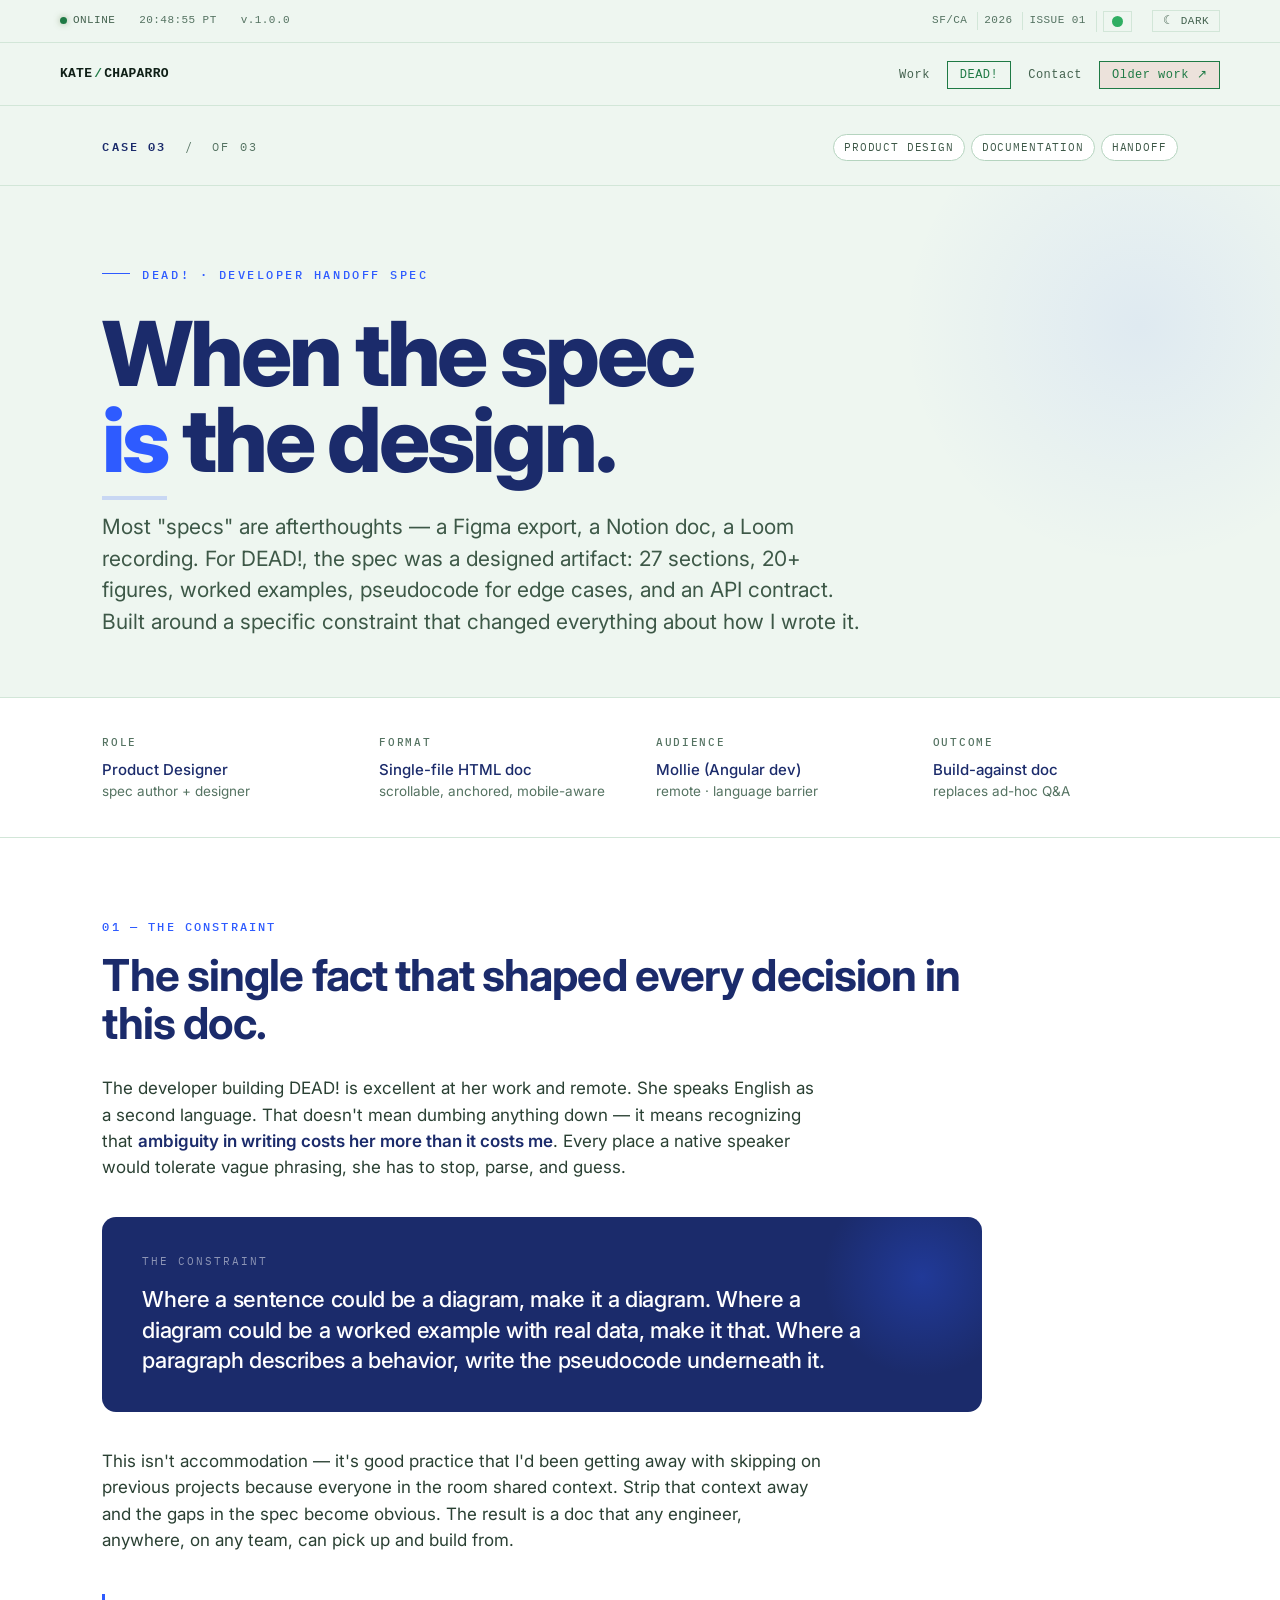
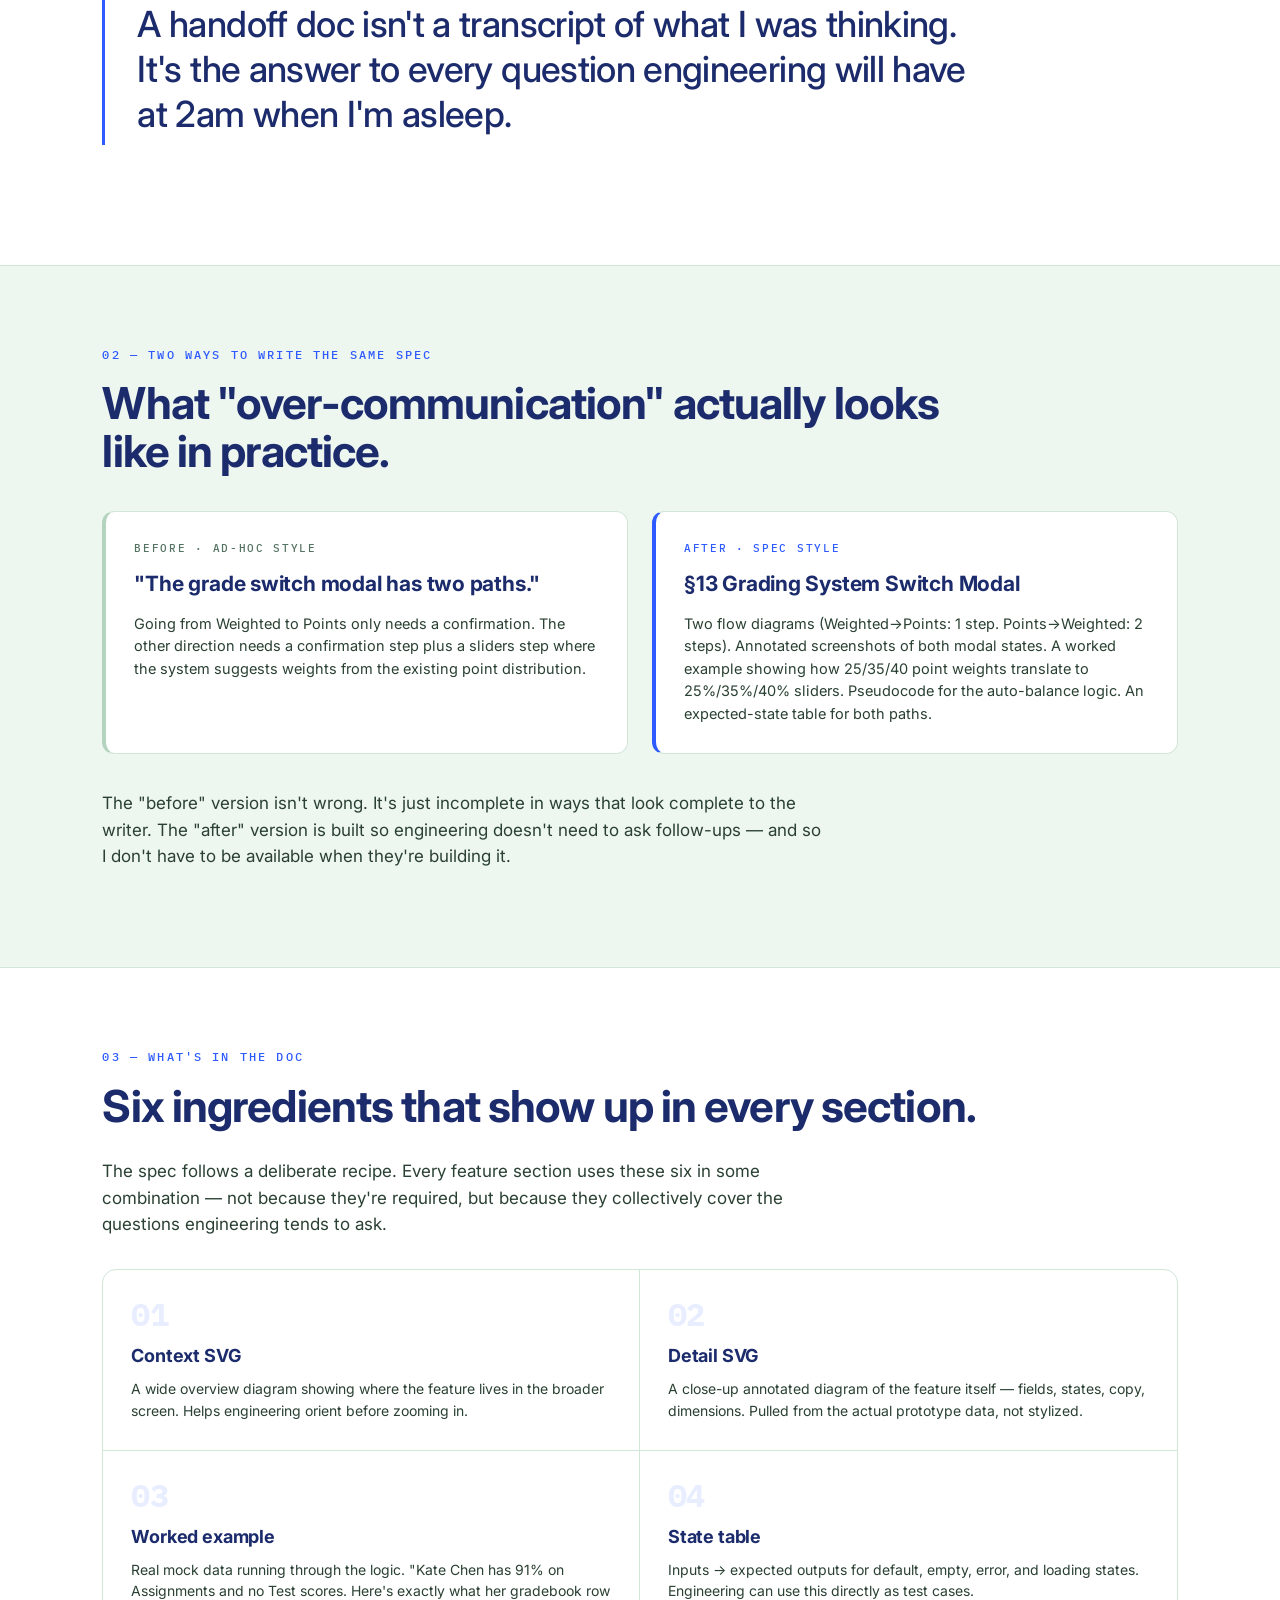
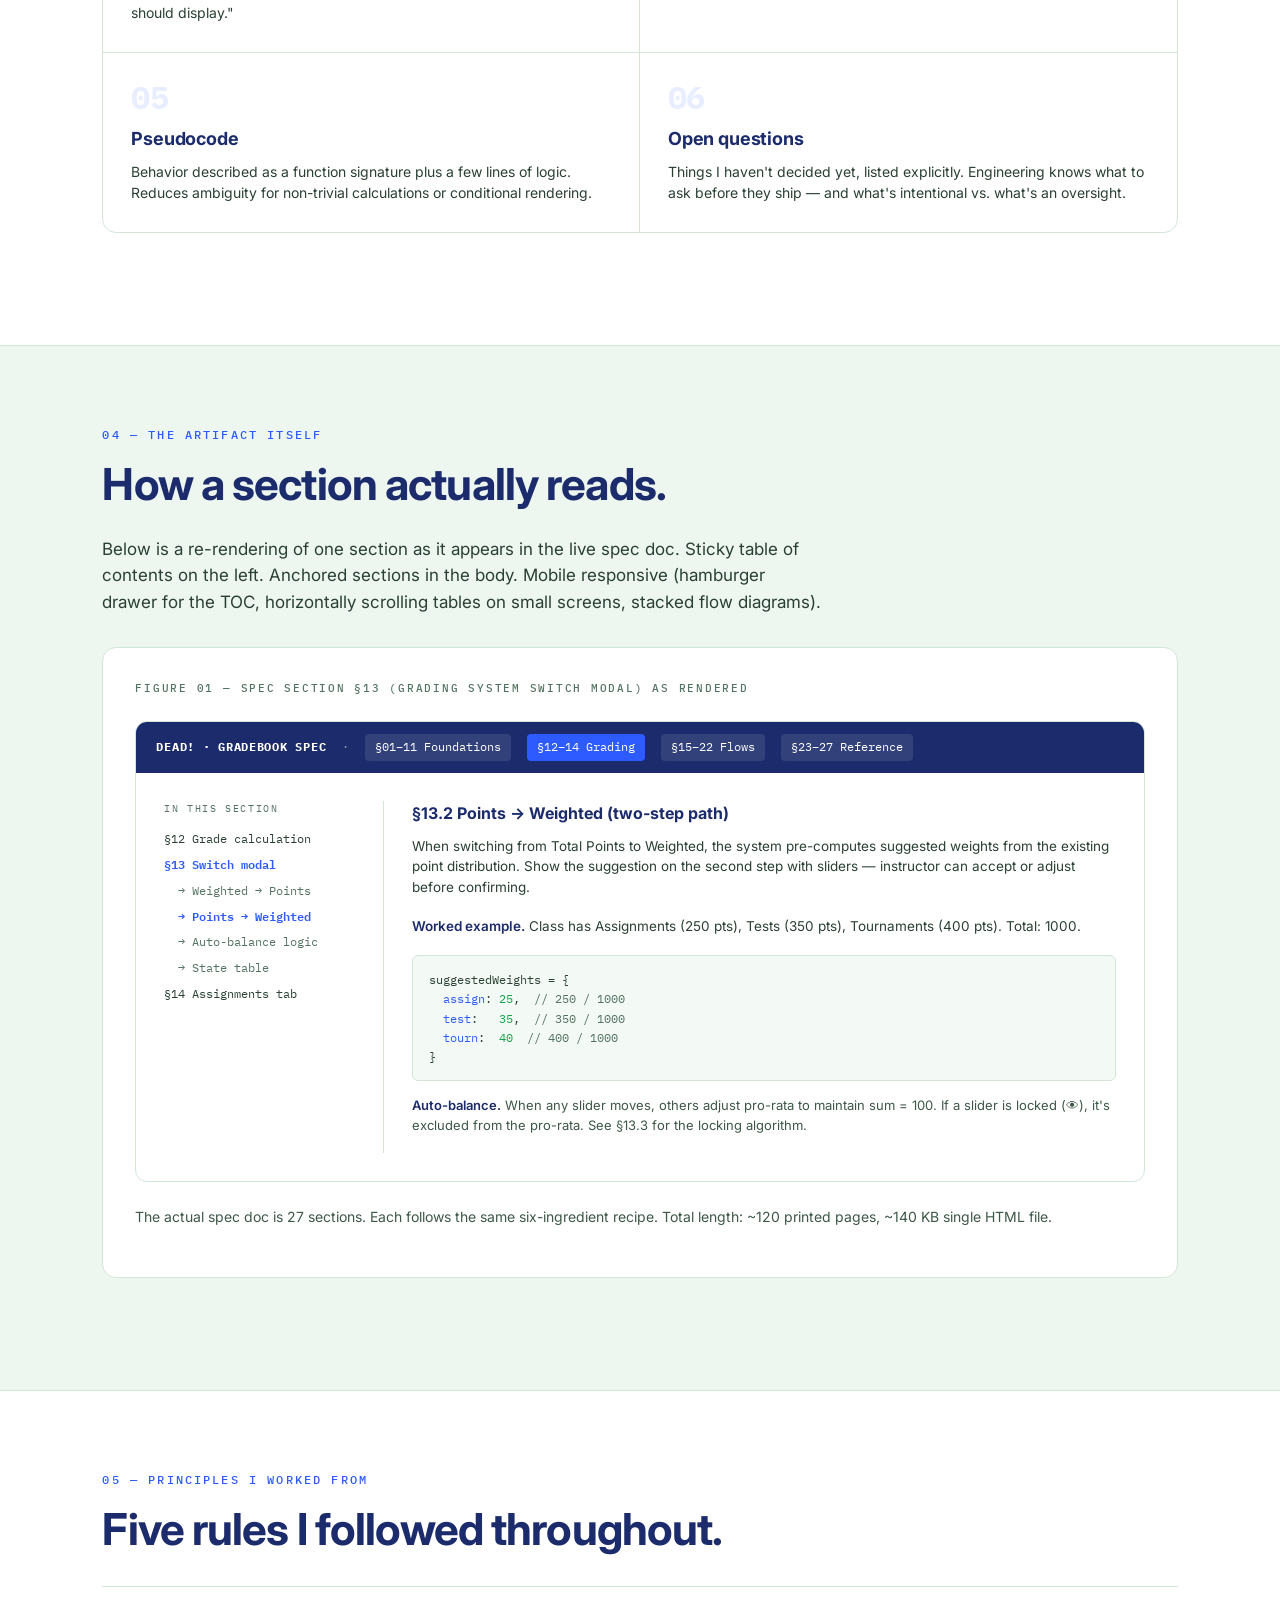
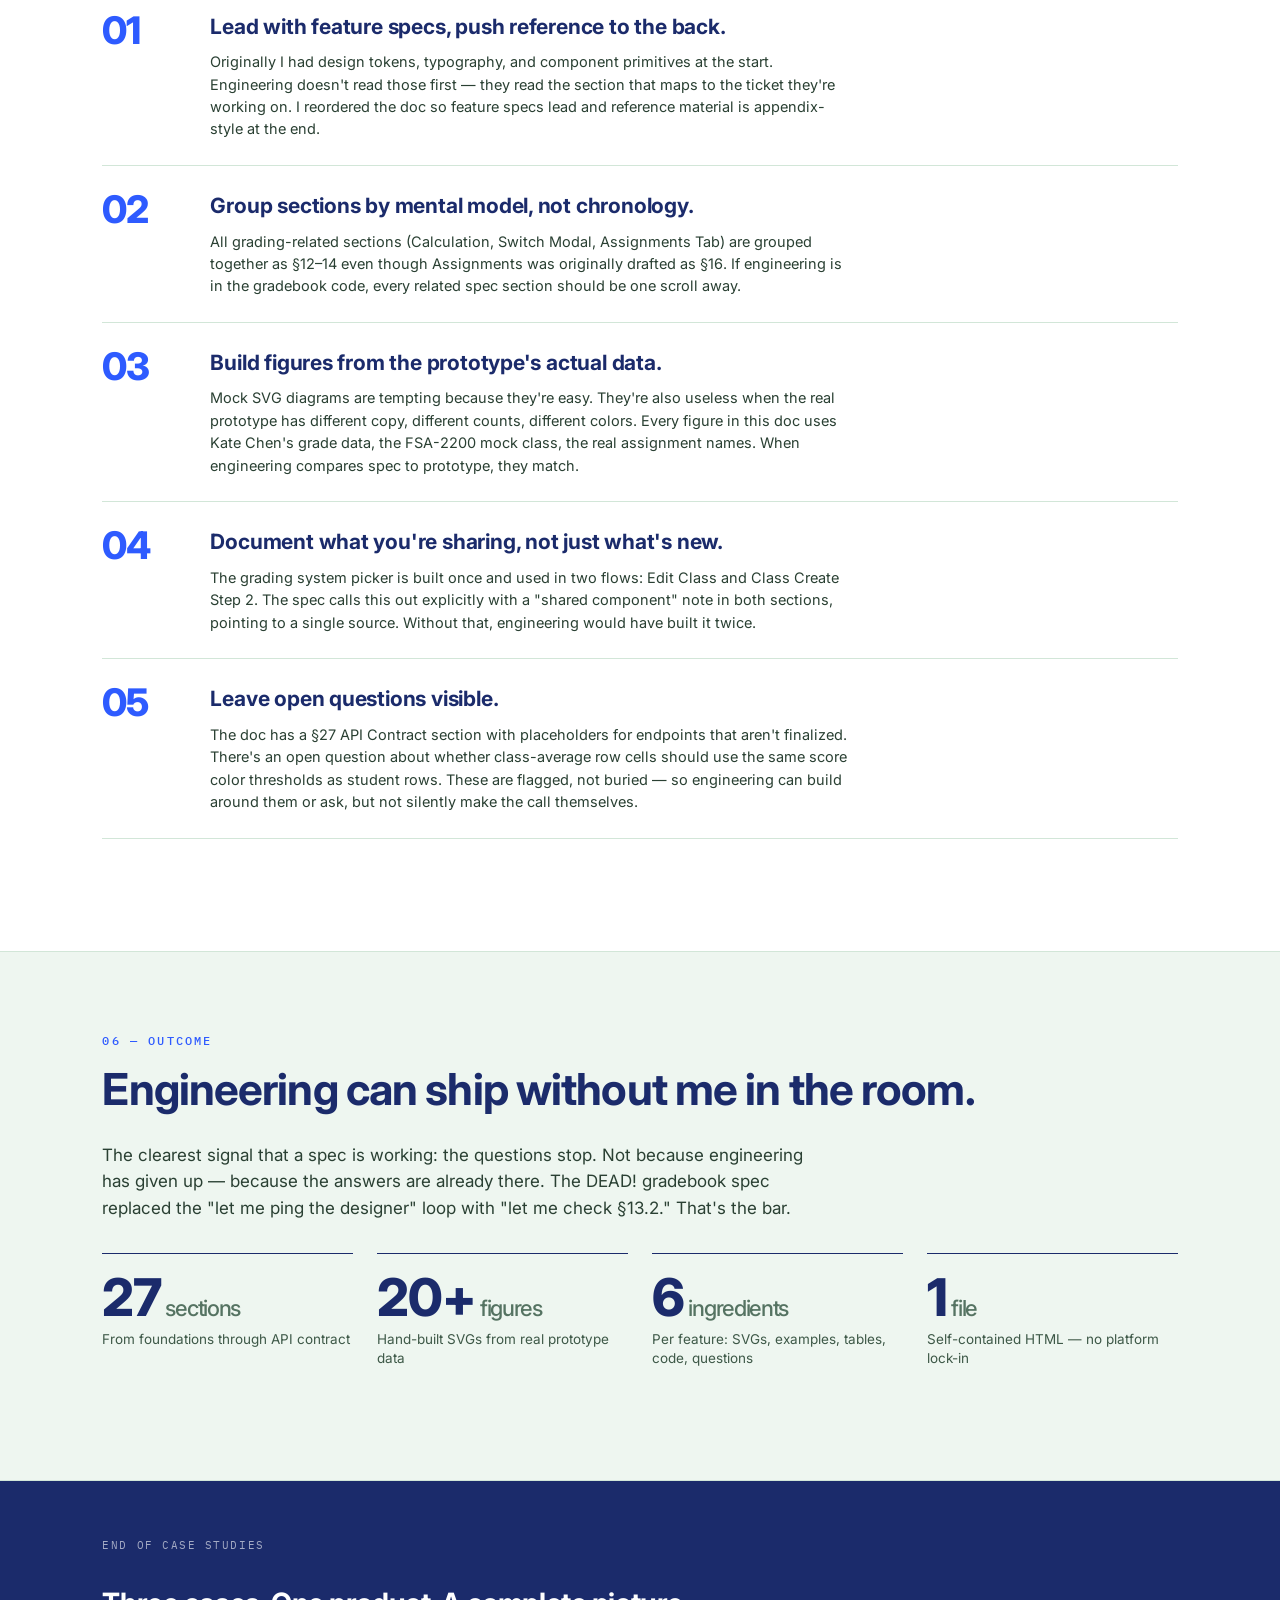
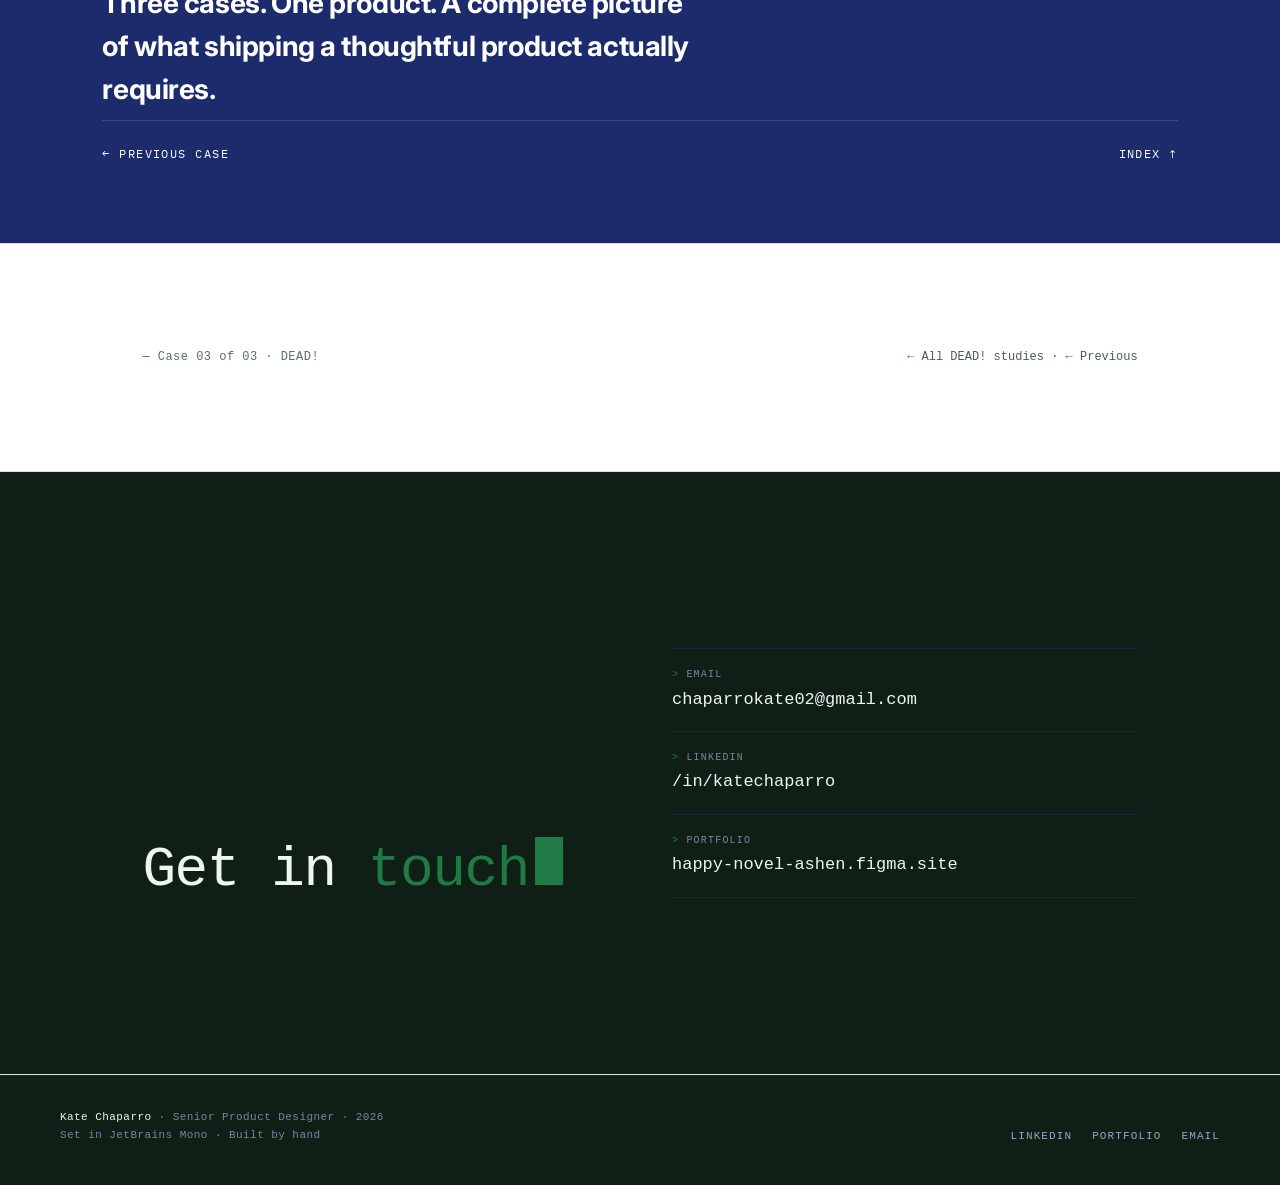
<file: dead__03-spec.html>
<!doctype html>
<html lang="en">
<head>
<meta charset="utf-8" />
<meta name="viewport" content="width=device-width,initial-scale=1" />
<title>A Spec as a Deliverable · Kate · Case Study</title>
<link rel="preconnect" href="https://fonts.googleapis.com" />
<link rel="preconnect" href="https://fonts.gstatic.com" crossorigin />
<link href="https://fonts.googleapis.com/css2?family=Inter:wght@400;500;600;700;800;900&family=IBM+Plex+Mono:wght@400;500;600&display=swap" rel="stylesheet" />
<style>
  :root {
    --navy: #1B2B6B; --navy-deep: #0F1A4A;
    --blue: #2E5BFF; --blue-pale: #E8EEFF;
    --ink: #0B1230;
    --gray-50: #F8FAFC; --gray-100: #F1F5F9; --gray-200: #E2E8F0;
    --gray-300: #CBD5E1; --gray-400: #94A3B8; --gray-500: #64748B;
    --gray-600: #475569; --gray-700: #334155;
    --green: #16A34A; --green-pale: #DCFCE7;
    --yellow: #EAB308; --yellow-pale: #FEF3C7;
    --red: #DC2626; --red-pale: #FEE2E2;
    --paper: #FAFAF7;
  }
  * { box-sizing: border-box; }
  html, body { margin: 0; padding: 0; }
  body {
    font-family: 'Inter', -apple-system, sans-serif;
    background: var(--paper); color: var(--ink);
    font-size: 17px; line-height: 1.55;
    -webkit-font-smoothing: antialiased;
  }
  .mono { font-family: 'IBM Plex Mono', monospace; }

  .case-meta {
    border-bottom: 1px solid var(--gray-200);
    padding: 28px 8vw 24px;
    display: grid; grid-template-columns: auto 1fr auto;
    gap: 32px; align-items: baseline; background: var(--paper);
  }
  .case-num {
    font-family: 'IBM Plex Mono', monospace;
    font-size: 12px; letter-spacing: 0.18em; text-transform: uppercase;
    color: var(--gray-500);
  }
  .case-num strong { color: var(--navy); font-weight: 600; }
  .case-pills { display: flex; gap: 6px; flex-wrap: wrap; }
  .pill {
    font-family: 'IBM Plex Mono', monospace;
    font-size: 10.5px; letter-spacing: 0.08em; text-transform: uppercase;
    padding: 4px 10px; border: 1px solid var(--gray-300); border-radius: 999px;
    color: var(--gray-600); background: white;
  }

  .hero {
    padding: 80px 8vw 60px;
    border-bottom: 1px solid var(--gray-200);
    position: relative; overflow: hidden;
  }
  .hero::before {
    content: ""; position: absolute;
    top: -100px; right: -100px;
    width: 480px; height: 480px;
    background: radial-gradient(circle, rgba(46,91,255,0.08) 0%, transparent 70%);
    pointer-events: none;
  }
  .eyebrow {
    font-family: 'IBM Plex Mono', monospace;
    font-size: 11.5px; letter-spacing: 0.22em; text-transform: uppercase;
    color: var(--blue); font-weight: 500; margin-bottom: 28px;
  }
  .eyebrow .dash {
    display: inline-block; width: 28px; height: 1px;
    background: var(--blue); vertical-align: middle;
    margin-right: 12px; transform: translateY(-2px);
  }
  h1.title {
    font-weight: 800; font-size: clamp(40px, 7vw, 92px);
    line-height: 0.96; letter-spacing: -0.035em;
    color: var(--navy); margin: 0 0 28px;
    max-width: 1100px;
  }
  h1.title em { font-style: normal; color: var(--blue); position: relative; }
  h1.title em::after {
    content: ""; position: absolute; left: 0; right: 0; bottom: -6px;
    height: 4px; background: var(--blue); opacity: 0.2;
  }
  .deck {
    font-size: 21px; line-height: 1.5; color: var(--gray-600);
    max-width: 760px; font-weight: 400; margin: 0;
  }

  .meta-grid {
    display: grid; grid-template-columns: repeat(4, 1fr); gap: 32px;
    padding: 36px 8vw; border-bottom: 1px solid var(--gray-200);
    background: white;
  }
  .meta-label {
    font-family: 'IBM Plex Mono', monospace;
    font-size: 10.5px; letter-spacing: 0.16em; text-transform: uppercase;
    color: var(--gray-400); margin-bottom: 8px; font-weight: 500;
  }
  .meta-val { font-size: 15px; color: var(--navy); font-weight: 500; line-height: 1.4; }

  section { padding: 80px 8vw; border-bottom: 1px solid var(--gray-200); }
  section:nth-of-type(even) { background: white; }
  .section-num {
    font-family: 'IBM Plex Mono', monospace;
    font-size: 12px; letter-spacing: 0.18em; text-transform: uppercase;
    color: var(--blue); margin-bottom: 16px; font-weight: 500;
  }
  h2 {
    font-weight: 700; font-size: clamp(28px, 4vw, 44px);
    line-height: 1.08; letter-spacing: -0.02em;
    color: var(--navy); margin: 0 0 28px; max-width: 880px;
  }
  h3 {
    font-weight: 700; font-size: 21px;
    color: var(--navy); margin: 0 0 12px;
    letter-spacing: -0.01em;
  }
  p { max-width: 720px; margin: 0 0 18px; color: var(--gray-700); }
  p strong { color: var(--navy); font-weight: 600; }

  .pullquote {
    font-weight: 500; font-size: clamp(24px, 3.2vw, 36px);
    line-height: 1.25; letter-spacing: -0.018em; color: var(--navy);
    border-left: 3px solid var(--blue);
    padding: 8px 0 8px 32px; margin: 40px 0; max-width: 880px;
  }

  /* ── CONSTRAINT CALLOUT ───────────────────────────────── */
  .constraint {
    background: var(--navy); color: white;
    border-radius: 14px; padding: 36px 40px;
    margin: 36px 0; max-width: 880px;
    position: relative; overflow: hidden;
  }
  .constraint::before {
    content: ""; position: absolute;
    top: -40px; right: -40px;
    width: 200px; height: 200px;
    background: radial-gradient(circle, rgba(46,91,255,0.3) 0%, transparent 70%);
    pointer-events: none;
  }
  .constraint .label {
    font-family: 'IBM Plex Mono', monospace;
    font-size: 11px; letter-spacing: 0.18em; text-transform: uppercase;
    color: rgba(255,255,255,0.5); margin-bottom: 14px;
  }
  .constraint .text {
    font-size: 22px; font-weight: 500;
    line-height: 1.4; letter-spacing: -0.015em;
    color: white; margin: 0;
    position: relative; z-index: 1;
  }

  /* ── BEFORE / AFTER ───────────────────────────────── */
  .compare {
    display: grid; grid-template-columns: 1fr 1fr; gap: 24px;
    margin: 36px 0;
  }
  .compare-card {
    background: white; border: 1px solid var(--gray-200);
    border-radius: 12px; padding: 28px;
  }
  .compare-card.before { border-left: 4px solid var(--gray-300); }
  .compare-card.after { border-left: 4px solid var(--blue); }
  .compare-tag {
    font-family: 'IBM Plex Mono', monospace;
    font-size: 10.5px; letter-spacing: 0.16em; text-transform: uppercase;
    margin-bottom: 12px; font-weight: 500;
  }
  .compare-card.before .compare-tag { color: var(--gray-500); }
  .compare-card.after .compare-tag { color: var(--blue); }
  .compare-card h3 { margin-bottom: 12px; }
  .compare-card p { font-size: 14.5px; line-height: 1.55; margin: 0; max-width: none; }

  /* ── INGREDIENTS LIST ───────────────────────────────── */
  .ingredients {
    display: grid; grid-template-columns: repeat(2, 1fr);
    gap: 0;
    background: white;
    border: 1px solid var(--gray-200);
    border-radius: 14px; overflow: hidden;
    margin: 32px 0;
  }
  .ingredient {
    padding: 28px;
    border-right: 1px solid var(--gray-200);
    border-bottom: 1px solid var(--gray-200);
    position: relative;
  }
  .ingredient:nth-child(even) { border-right: none; }
  .ingredient:nth-last-child(-n+2) { border-bottom: none; }
  .ingredient-num {
    font-family: 'IBM Plex Mono', monospace;
    font-weight: 800; font-size: 32px;
    color: var(--blue-pale); line-height: 1;
    letter-spacing: -0.02em; margin-bottom: 12px;
  }
  .ingredient h3 { font-size: 18px; margin-bottom: 8px; }
  .ingredient p { font-size: 14px; line-height: 1.55; margin: 0; max-width: none; }

  /* ── SAMPLE FIGURE BLOCK ───────────────────────────────── */
  .figure-block {
    background: white; border: 1px solid var(--gray-200);
    border-radius: 14px; padding: 32px;
    margin: 32px 0;
  }
  .figure-label {
    font-family: 'IBM Plex Mono', monospace;
    font-size: 11px; letter-spacing: 0.16em; text-transform: uppercase;
    color: var(--gray-500); margin-bottom: 16px; font-weight: 500;
  }
  .figure-cap {
    font-family: 'Inter', sans-serif;
    font-size: 14px; color: var(--gray-600);
    margin-top: 16px; line-height: 1.5; max-width: none;
  }

  /* ── SPEC PREVIEW (mockup) ───────────────────────────────── */
  .spec-mock {
    border: 1px solid var(--gray-200);
    border-radius: 12px; overflow: hidden;
    background: white;
    margin: 24px 0;
  }
  .spec-mock-toolbar {
    background: var(--navy); color: white;
    padding: 12px 20px;
    display: flex; gap: 16px; align-items: center;
    font-family: 'IBM Plex Mono', monospace;
    font-size: 12px;
  }
  .spec-mock-toolbar .tab {
    padding: 4px 10px; border-radius: 4px;
    background: rgba(255,255,255,0.1);
  }
  .spec-mock-toolbar .tab.active { background: var(--blue); }
  .spec-mock-body {
    padding: 28px;
    display: grid; grid-template-columns: 220px 1fr;
    gap: 28px;
  }
  .spec-toc {
    border-right: 1px solid var(--gray-200);
    padding-right: 20px;
  }
  .spec-toc-head {
    font-family: 'IBM Plex Mono', monospace;
    font-size: 10px; letter-spacing: 0.16em;
    text-transform: uppercase; color: var(--gray-400);
    margin-bottom: 10px;
  }
  .spec-toc ul {
    list-style: none; padding: 0; margin: 0;
    font-size: 12px;
  }
  .spec-toc li {
    padding: 4px 0;
    color: var(--gray-700);
    font-family: 'IBM Plex Mono', monospace;
    font-size: 11.5px;
  }
  .spec-toc li.active { color: var(--blue); font-weight: 600; }
  .spec-content h4 {
    font-weight: 700; font-size: 16px;
    color: var(--navy); margin: 0 0 10px;
  }
  .spec-content p { font-size: 13.5px; line-height: 1.55; max-width: none; }
  .spec-content .api-block {
    background: var(--gray-50);
    border: 1px solid var(--gray-200);
    border-radius: 6px;
    padding: 14px 16px;
    margin: 14px 0;
    font-family: 'IBM Plex Mono', monospace;
    font-size: 12px;
    color: var(--gray-700);
    line-height: 1.6;
  }
  .spec-content .api-block .key { color: var(--blue); }
  .spec-content .api-block .str { color: var(--green); }

  /* ── PRINCIPLES ───────────────────────────────── */
  .principles {
    margin: 32px 0;
  }
  .principle {
    border-top: 1px solid var(--gray-200);
    padding: 24px 0;
    display: grid;
    grid-template-columns: 80px 1fr;
    gap: 28px;
    align-items: start;
  }
  .principle:last-child { border-bottom: 1px solid var(--gray-200); }
  .principle-num {
    font-weight: 800; font-size: 38px;
    color: var(--blue); line-height: 1;
    letter-spacing: -0.03em;
  }
  .principle h3 { margin-bottom: 8px; }
  .principle p { font-size: 14.5px; line-height: 1.55; max-width: 640px; margin: 0; }

  /* ── OUTCOMES ───────────────────────────────── */
  .outcomes {
    display: grid; grid-template-columns: repeat(4, 1fr); gap: 24px;
    margin: 32px 0;
  }
  .outcome { border-top: 1px solid var(--navy); padding-top: 18px; }
  .outcome-num {
    font-weight: 800; font-size: 52px; line-height: 1;
    color: var(--navy); letter-spacing: -0.025em;
    margin-bottom: 6px;
  }
  .outcome-num .unit { font-size: 22px; color: var(--gray-400); font-weight: 500; }
  .outcome-label { font-size: 13.5px; color: var(--gray-600); line-height: 1.4; }

  .case-footer { padding: 56px 8vw 80px; background: var(--navy); color: white; }
  .case-footer .nav-row {
    display: flex; justify-content: space-between; align-items: center;
    border-top: 1px solid rgba(255,255,255,0.15); padding-top: 24px;
  }
  .case-footer a {
    color: white; text-decoration: none;
    font-family: 'IBM Plex Mono', monospace;
    font-size: 12px; letter-spacing: 0.12em; text-transform: uppercase;
    transition: opacity 0.2s;
  }
  .case-footer a:hover { opacity: 0.7; }
  .case-footer .closer {
    font-size: 28px; font-weight: 700; color: white;
    letter-spacing: -0.015em; margin-bottom: 8px;
    max-width: 600px;
  }
  .case-footer .closer-meta {
    font-family: 'IBM Plex Mono', monospace;
    font-size: 11px; letter-spacing: 0.14em; text-transform: uppercase;
    color: rgba(255,255,255,0.6); margin-bottom: 28px;
  }

  @media (max-width: 880px) {
    .case-meta { grid-template-columns: 1fr; gap: 16px; padding: 20px 6vw; }
    .meta-grid { grid-template-columns: 1fr 1fr; gap: 24px; padding: 28px 6vw; }
    section { padding: 56px 6vw; }
    .hero { padding: 56px 6vw 44px; }
    .compare { grid-template-columns: 1fr; }
    .ingredients { grid-template-columns: 1fr; }
    .ingredient { border-right: none; }
    .ingredient:nth-last-child(2) { border-bottom: 1px solid var(--gray-200); }
    .spec-mock-body { grid-template-columns: 1fr; }
    .spec-toc { border-right: none; border-bottom: 1px solid var(--gray-200); padding-right: 0; padding-bottom: 16px; }
    .principle { grid-template-columns: 1fr; gap: 8px; }
    .principle-num { font-size: 28px; }
    .outcomes { grid-template-columns: 1fr 1fr; }
    .case-footer { padding: 40px 6vw 60px; }
  }
  @media (max-width: 480px) {
    .case-meta { padding: 18px 5vw; }
    .meta-grid { grid-template-columns: 1fr; gap: 18px; padding: 24px 5vw; }
    section { padding: 44px 5vw; }
    .hero { padding: 44px 5vw 36px; }
    h1.title { font-size: 38px; line-height: 1.0; }
    .deck { font-size: 17px; }
    h2 { font-size: 26px; }
    h3 { font-size: 18px; }
    .pullquote { font-size: 20px; padding-left: 20px; margin: 28px 0; }
    .constraint { padding: 24px; }
    .constraint .text { font-size: 17px; }
    .compare-card, .ingredient, .figure-block { padding: 20px; }
    .spec-mock-toolbar { padding: 10px 14px; font-size: 10px; gap: 8px; flex-wrap: wrap; }
    .spec-mock-body { padding: 18px; gap: 16px; }
    .outcomes { grid-template-columns: 1fr; gap: 20px; }
    .case-footer .closer { font-size: 22px; }
    .case-footer { padding: 32px 5vw 48px; }
  }
</style>

<style>
/* ============ PORTFOLIO SHELL CHROME — kc- prefixed to avoid collisions ============ */
:root {
  --kc-bg: #fff0e6;
  --kc-surface: #ffe2d4;
  --kc-ink: #101218;
  --kc-ink-2: #784a4e;
  --kc-ink-3: #b08890;
  --kc-accent: #dd5045;
  --kc-status: #5a7a3e;
  --kc-rule: #f5cec0;
  --kc-rule-strong: #e0a89a;
  --kc-mono: 'JetBrains Mono', 'SF Mono', monospace;
}
@keyframes kc-pulse { 0%,100% { opacity: 1; } 50% { opacity: 0.55; } }
@keyframes kc-blink { 0%,50% { opacity: 1; } 51%,100% { opacity: 0; } }

.kc-statusbar {
  background: var(--kc-bg);
  border-bottom: 1px solid var(--kc-rule);
  font-family: var(--kc-mono);
}
.kc-statusbar-inner {
  max-width: 1240px; margin: 0 auto; padding: 10px 40px;
  display: flex; align-items: center; justify-content: space-between; gap: 24px;
  font-size: 11px; letter-spacing: 0.04em;
}
.kc-status-left { display: flex; gap: 24px; align-items: center; color: var(--kc-ink-3); }
.kc-status-dot { display: inline-flex; align-items: center; gap: 6px; color: var(--kc-ink-2); }
.kc-status-dot::before {
  content: ''; width: 7px; height: 7px; border-radius: 50%;
  background: var(--kc-status); box-shadow: 0 0 6px rgba(90,122,62,0.5);
  animation: kc-pulse 2.4s ease-in-out infinite;
}
.kc-status-time { color: var(--kc-ink-3); font-variant-numeric: tabular-nums; }
.kc-status-right { display: flex; gap: 4px; align-items: center; color: var(--kc-ink-3); }
.kc-status-right > span { padding: 0 6px; border-left: 1px solid var(--kc-rule); }
.kc-status-right > span:first-child { border-left: none; }
.kc-status-right .kc-theme-toggle { margin-left: 4px; }

.kc-nav {
  background: var(--kc-bg);
  border-bottom: 1px solid var(--kc-rule);
  font-family: var(--kc-mono);
}
.kc-nav-inner {
  max-width: 1240px; margin: 0 auto; padding: 18px 40px;
  display: flex; align-items: center; justify-content: space-between;
}
.kc-nav-brand {
  font-size: 13px; font-weight: 600; letter-spacing: 0.02em;
  color: var(--kc-ink); text-decoration: none;
}
.kc-nav-brand .kc-slash { color: var(--kc-accent); margin: 0 2px; }
.kc-nav-brand:hover { color: var(--kc-accent); }
.kc-nav-links { display: flex; gap: 4px; list-style: none; padding: 0; margin: 0; }
.kc-nav-links a {
  font-family: var(--kc-mono); font-size: 12px; letter-spacing: 0.04em;
  color: var(--kc-ink-2); border: 1px solid transparent;
  padding: 6px 12px; text-decoration: none; transition: all 0.15s;
}
.kc-nav-links a:hover { color: var(--kc-ink); border-color: var(--kc-rule); }
.kc-nav-links a.kc-is-active { color: var(--kc-accent); border-color: var(--kc-accent); }
.kc-nav-links a.ext-link {
  color: var(--kc-accent);
  border-color: var(--kc-accent);
  background: rgba(221, 80, 69, 0.12);
  font-weight: 500;
}
.kc-nav-links a.ext-link:hover {
  color: var(--kc-bg);
  background: var(--kc-accent);
  border-color: var(--kc-accent);
}

.kc-case-nav-section {
  background: var(--kc-surface);
  border-top: 1px solid var(--kc-rule);
  border-bottom: 1px solid var(--kc-rule);
  font-family: var(--kc-mono);
}
.kc-case-nav-inner {
  max-width: 1240px; margin: 0 auto; padding: 24px 40px;
  display: flex; justify-content: space-between; align-items: center;
  flex-wrap: wrap; gap: 16px; font-size: 12px; color: var(--kc-ink-2);
}
.kc-case-nav-meta { color: var(--kc-ink-3); letter-spacing: 0.04em; }
.kc-case-nav-links { display: flex; gap: 0; flex-wrap: wrap; }
.kc-case-nav-links a {
  color: var(--kc-ink-2); text-decoration: none; transition: color 0.15s;
}
.kc-case-nav-links a:hover { color: var(--kc-accent); }


/* Scoped accent override: dark grounds use bright tangerine instead of coral */
.kc-contact, .kc-shell-footer, .kc-footer { --kc-accent: #ff8a3d; }

.kc-contact {
  background: var(--kc-ink); color: var(--kc-bg);
  font-family: var(--kc-mono);
}
.kc-contact-inner {
  max-width: 1240px; margin: 0 auto; padding: 96px 40px;
  display: grid; grid-template-columns: 1fr 1fr; gap: 64px; align-items: end;
}
.kc-contact-headline {
  font-family: var(--kc-mono); font-size: 56px; font-weight: 500;
  line-height: 1.0; letter-spacing: -0.025em; color: var(--kc-bg); margin: 0;
}
.kc-accent { color: var(--kc-accent); }
.kc-cursor {
  display: inline-block; width: 0.5em; height: 0.85em;
  background: var(--kc-accent); margin-left: 6px; vertical-align: baseline;
  animation: kc-blink 1.1s step-end infinite;
}
.kc-contact-meta { display: flex; flex-direction: column; gap: 0; }
.kc-contact-row {
  display: flex; flex-direction: column; gap: 4px;
  padding: 18px 0; border-bottom: 1px solid #1f2230;
}
.kc-contact-row:first-child { border-top: 1px solid #1f2230; }
.kc-contact-row-label {
  font-family: var(--kc-mono); font-size: 10px; letter-spacing: 0.12em;
  text-transform: uppercase; color: #7a85a0;
}
.kc-contact-row-label::before { content: '> '; color: var(--kc-accent); }
.kc-contact-row a {
  font-family: var(--kc-mono); font-size: 17px; color: var(--kc-bg);
  text-decoration: none; transition: color 0.15s;
}
.kc-contact-row a:hover { color: var(--kc-accent); }

.kc-footer {
  background: var(--kc-ink); color: #7a85a0;
  border-top: 1px solid #1f2230; font-family: var(--kc-mono);
}
.kc-footer-inner {
  max-width: 1240px; margin: 0 auto; padding: 32px 40px 40px;
  display: grid; grid-template-columns: 1fr auto;
  gap: 32px; align-items: end;
  font-size: 11px; letter-spacing: 0.04em;
}
.kc-footer-meta { line-height: 1.7; }
.kc-footer-meta strong { color: var(--kc-bg); font-weight: 500; }
.kc-footer-socials { display: flex; gap: 20px; }
.kc-footer-socials a {
  color: #9aa5c0; text-decoration: none;
  transition: color 0.15s; text-transform: uppercase; letter-spacing: 0.1em;
}
.kc-footer-socials a:hover { color: var(--kc-accent); }

@media (max-width: 900px) {
  .kc-statusbar-inner, .kc-nav-inner, .kc-case-nav-inner,
  .kc-contact-inner, .kc-footer-inner { padding-left: 28px; padding-right: 28px; }
  .kc-contact-inner { grid-template-columns: 1fr; gap: 40px; padding-top: 64px; padding-bottom: 64px; }
  .kc-contact-headline { font-size: 36px; }
}
@media (max-width: 560px) {
  .kc-statusbar-inner, .kc-nav-inner, .kc-case-nav-inner,
  .kc-contact-inner, .kc-footer-inner { padding-left: 20px; padding-right: 20px; }
  .kc-statusbar-inner { font-size: 10px; gap: 12px; padding-top: 8px; padding-bottom: 8px; }
  .kc-status-left { gap: 12px; }
  .kc-status-right > span:not(:last-of-type) { display: none; }
  .kc-nav-inner { padding-top: 14px; padding-bottom: 14px; }
  .kc-nav-links { gap: 0; }
  .kc-nav-links a { padding: 5px 8px; font-size: 11px; }
  .kc-contact-headline { font-size: 26px; }
  .kc-footer-inner { grid-template-columns: 1fr; gap: 16px; }
}

/* JetBrains Mono import safety net */
@import url('https://fonts.googleapis.com/css2?family=JetBrains+Mono:wght@400;500;600;700&display=swap');




/* DARK_MODE_BLOCK_V3 */
/* ============================================================
   DARK MODE — shell-only.
   The case study content keeps its native styling regardless of theme.
   Only the kc- prefixed shell chrome (status bar, nav, contact, footer) flips.
   ============================================================ */
:root[data-theme="dark"] {
  --kc-bg: #0e1118;
  --kc-surface: #181c26;
  --kc-ink: #e8ecf5;
  --kc-ink-2: #a8b0c4;
  --kc-ink-3: #6a7088;
  --kc-accent: #dd5045;
  --kc-status: #88b070;
  --kc-rule: #252a38;
  --kc-rule-strong: #363c4e;
}
:root[data-theme="dark"] .kc-contact,
:root[data-theme="dark"] .kc-shell-footer,
:root[data-theme="dark"] .kc-footer {
  background: #080a10;
  border-top-color: #1a1d28;
}
:root[data-theme="dark"] .kc-contact-row { border-bottom-color: #1a1d28; }
:root[data-theme="dark"] .kc-contact-row:first-child { border-top-color: #1a1d28; }

</style>

<link rel="stylesheet" href="../assets/theme.css">
<script src="../assets/theme.js"></script>
</head>
<body>
<!-- ============ PORTFOLIO SHELL: TOP CHROME ============ -->
<div class="kc-statusbar">
  <div class="kc-statusbar-inner">
    <div class="kc-status-left">
      <span class="kc-status-dot">ONLINE</span>
      <span class="kc-status-time" id="kc-status-time">--:--:-- PT</span>
      <span>v.1.0.0</span>
    </div>
    <div class="kc-status-right">
      <span>SF/CA</span>
      <span>2026</span>
      <span>ISSUE 01</span>
      <button class="kc-theme-toggle" data-theme-toggle aria-label="Toggle theme">
        <span class="icon">☾</span>
        <span class="label">DARK</span>
      </button>
    </div>
  </div>
</div>
<nav class="kc-nav">
  <div class="kc-nav-inner">
    <a class="kc-nav-brand" href="../index.html">KATE<span class="kc-slash">/</span>CHAPARRO</a>
    <ul class="kc-nav-links">
      <li><a href="../index.html">Work</a></li>
      <li><a href="index.html" class="kc-is-active">DEAD!</a></li>
      <li><a href="../index.html#contact-section">Contact</a></li>
      <li><a href="https://happy-novel-ashen.figma.site/" target="_blank" rel="noopener" class="ext-link">Older work ↗</a></li>
    </ul>
  </div>
</nav>
<!-- ============ END PORTFOLIO SHELL TOP CHROME ============ -->


<div class="case-meta">
  <div class="case-num"><strong>Case 03</strong> &nbsp;/&nbsp; of 03</div>
  <div></div>
  <div class="case-pills">
    <span class="pill">Product Design</span>
    <span class="pill">Documentation</span>
    <span class="pill">Handoff</span>
  </div>
</div>

<section class="hero">
  <div class="eyebrow"><span class="dash"></span>DEAD! · Developer Handoff Spec</div>
  <h1 class="title">When the spec<br/><em>is</em> the design.</h1>
  <p class="deck">Most "specs" are afterthoughts — a Figma export, a Notion doc, a Loom recording. For DEAD!, the spec was a designed artifact: 27 sections, 20+ figures, worked examples, pseudocode for edge cases, and an API contract. Built around a specific constraint that changed everything about how I wrote it.</p>
</section>

<div class="meta-grid">
  <div>
    <div class="meta-label">Role</div>
    <div class="meta-val">Product Designer<br/><span style="color:var(--gray-500);font-weight:400;font-size:13.5px">spec author + designer</span></div>
  </div>
  <div>
    <div class="meta-label">Format</div>
    <div class="meta-val">Single-file HTML doc<br/><span style="color:var(--gray-500);font-weight:400;font-size:13.5px">scrollable, anchored, mobile-aware</span></div>
  </div>
  <div>
    <div class="meta-label">Audience</div>
    <div class="meta-val">Mollie (Angular dev)<br/><span style="color:var(--gray-500);font-weight:400;font-size:13.5px">remote · language barrier</span></div>
  </div>
  <div>
    <div class="meta-label">Outcome</div>
    <div class="meta-val">Build-against doc<br/><span style="color:var(--gray-500);font-weight:400;font-size:13.5px">replaces ad-hoc Q&amp;A</span></div>
  </div>
</div>

<!-- ── CONSTRAINT ───────────────────────────────── -->
<section>
  <div class="section-num">01 — The constraint</div>
  <h2>The single fact that shaped every decision in this doc.</h2>
  <p>The developer building DEAD! is excellent at her work and remote. She speaks English as a second language. That doesn't mean dumbing anything down — it means recognizing that <strong>ambiguity in writing costs her more than it costs me</strong>. Every place a native speaker would tolerate vague phrasing, she has to stop, parse, and guess.</p>

  <div class="constraint">
    <div class="label">The constraint</div>
    <p class="text">Where a sentence could be a diagram, make it a diagram. Where a diagram could be a worked example with real data, make it that. Where a paragraph describes a behavior, write the pseudocode underneath it.</p>
  </div>

  <p>This isn't accommodation — it's good practice that I'd been getting away with skipping on previous projects because everyone in the room shared context. Strip that context away and the gaps in the spec become obvious. The result is a doc that any engineer, anywhere, on any team, can pick up and build from.</p>

  <div class="pullquote">
    A handoff doc isn't a transcript of what I was thinking. It's the answer to every question engineering will have at 2am when I'm asleep.
  </div>
</section>

<!-- ── BEFORE / AFTER ───────────────────────────────── -->
<section>
  <div class="section-num">02 — Two ways to write the same spec</div>
  <h2>What "over-communication" actually looks like in practice.</h2>

  <div class="compare">
    <div class="compare-card before">
      <div class="compare-tag">Before · ad-hoc style</div>
      <h3>"The grade switch modal has two paths."</h3>
      <p>Going from Weighted to Points only needs a confirmation. The other direction needs a confirmation step plus a sliders step where the system suggests weights from the existing point distribution.</p>
    </div>
    <div class="compare-card after">
      <div class="compare-tag">After · spec style</div>
      <h3>§13 Grading System Switch Modal</h3>
      <p>Two flow diagrams (Weighted→Points: 1 step. Points→Weighted: 2 steps). Annotated screenshots of both modal states. A worked example showing how 25/35/40 point weights translate to 25%/35%/40% sliders. Pseudocode for the auto-balance logic. An expected-state table for both paths.</p>
    </div>
  </div>

  <p>The "before" version isn't wrong. It's just incomplete in ways that look complete to the writer. The "after" version is built so engineering doesn't need to ask follow-ups — and so I don't have to be available when they're building it.</p>
</section>

<!-- ── INGREDIENTS ───────────────────────────────── -->
<section>
  <div class="section-num">03 — What's in the doc</div>
  <h2>Six ingredients that show up in every section.</h2>
  <p>The spec follows a deliberate recipe. Every feature section uses these six in some combination — not because they're required, but because they collectively cover the questions engineering tends to ask.</p>

  <div class="ingredients">
    <div class="ingredient">
      <div class="ingredient-num">01</div>
      <h3>Context SVG</h3>
      <p>A wide overview diagram showing where the feature lives in the broader screen. Helps engineering orient before zooming in.</p>
    </div>
    <div class="ingredient">
      <div class="ingredient-num">02</div>
      <h3>Detail SVG</h3>
      <p>A close-up annotated diagram of the feature itself — fields, states, copy, dimensions. Pulled from the actual prototype data, not stylized.</p>
    </div>
    <div class="ingredient">
      <div class="ingredient-num">03</div>
      <h3>Worked example</h3>
      <p>Real mock data running through the logic. "Kate Chen has 91% on Assignments and no Test scores. Here's exactly what her gradebook row should display."</p>
    </div>
    <div class="ingredient">
      <div class="ingredient-num">04</div>
      <h3>State table</h3>
      <p>Inputs → expected outputs for default, empty, error, and loading states. Engineering can use this directly as test cases.</p>
    </div>
    <div class="ingredient">
      <div class="ingredient-num">05</div>
      <h3>Pseudocode</h3>
      <p>Behavior described as a function signature plus a few lines of logic. Reduces ambiguity for non-trivial calculations or conditional rendering.</p>
    </div>
    <div class="ingredient">
      <div class="ingredient-num">06</div>
      <h3>Open questions</h3>
      <p>Things I haven't decided yet, listed explicitly. Engineering knows what to ask before they ship — and what's intentional vs. what's an oversight.</p>
    </div>
  </div>
</section>

<!-- ── DOC PREVIEW ───────────────────────────────── -->
<section>
  <div class="section-num">04 — The artifact itself</div>
  <h2>How a section actually reads.</h2>
  <p>Below is a re-rendering of one section as it appears in the live spec doc. Sticky table of contents on the left. Anchored sections in the body. Mobile responsive (hamburger drawer for the TOC, horizontally scrolling tables on small screens, stacked flow diagrams).</p>

  <div class="figure-block">
    <div class="figure-label">Figure 01 — Spec section §13 (Grading System Switch Modal) as rendered</div>

    <div class="spec-mock">
      <div class="spec-mock-toolbar">
        <span style="font-weight:700;letter-spacing:0.06em;">DEAD! · GRADEBOOK SPEC</span>
        <span style="opacity:0.5">·</span>
        <span class="tab">§01–11 Foundations</span>
        <span class="tab active">§12–14 Grading</span>
        <span class="tab">§15–22 Flows</span>
        <span class="tab">§23–27 Reference</span>
      </div>
      <div class="spec-mock-body">
        <div class="spec-toc">
          <div class="spec-toc-head">In this section</div>
          <ul>
            <li>§12 Grade calculation</li>
            <li class="active">§13 Switch modal</li>
            <li style="padding-left:14px;color:var(--gray-500)">→ Weighted → Points</li>
            <li style="padding-left:14px;color:var(--blue);font-weight:600">→ Points → Weighted</li>
            <li style="padding-left:14px;color:var(--gray-500)">→ Auto-balance logic</li>
            <li style="padding-left:14px;color:var(--gray-500)">→ State table</li>
            <li>§14 Assignments tab</li>
          </ul>
        </div>
        <div class="spec-content">
          <h4>§13.2 Points → Weighted (two-step path)</h4>
          <p>When switching from Total Points to Weighted, the system pre-computes suggested weights from the existing point distribution. Show the suggestion on the second step with sliders — instructor can accept or adjust before confirming.</p>

          <p style="margin-top:16px;"><strong style="color:var(--navy)">Worked example.</strong> Class has Assignments (250 pts), Tests (350 pts), Tournaments (400 pts). Total: 1000.</p>

          <div class="api-block">
            suggestedWeights = {<br/>
            &nbsp;&nbsp;<span class="key">assign</span>: <span class="str">25</span>,&nbsp;&nbsp;<span style="color:var(--gray-400)">// 250 / 1000</span><br/>
            &nbsp;&nbsp;<span class="key">test</span>:&nbsp;&nbsp;&nbsp;<span class="str">35</span>,&nbsp;&nbsp;<span style="color:var(--gray-400)">// 350 / 1000</span><br/>
            &nbsp;&nbsp;<span class="key">tourn</span>:&nbsp;&nbsp;<span class="str">40</span>&nbsp;&nbsp;<span style="color:var(--gray-400)">// 400 / 1000</span><br/>
            }
          </div>

          <p style="font-size:13px;color:var(--gray-600);margin-top:14px;"><strong style="color:var(--navy)">Auto-balance.</strong> When any slider moves, others adjust pro-rata to maintain sum = 100. If a slider is locked (👁), it's excluded from the pro-rata. See §13.3 for the locking algorithm.</p>
        </div>
      </div>
    </div>
    <p class="figure-cap">The actual spec doc is 27 sections. Each follows the same six-ingredient recipe. Total length: ~120 printed pages, ~140 KB single HTML file.</p>
  </div>
</section>

<!-- ── PRINCIPLES ───────────────────────────────── -->
<section>
  <div class="section-num">05 — Principles I worked from</div>
  <h2>Five rules I followed throughout.</h2>

  <div class="principles">
    <div class="principle">
      <div class="principle-num">01</div>
      <div>
        <h3>Lead with feature specs, push reference to the back.</h3>
        <p>Originally I had design tokens, typography, and component primitives at the start. Engineering doesn't read those first — they read the section that maps to the ticket they're working on. I reordered the doc so feature specs lead and reference material is appendix-style at the end.</p>
      </div>
    </div>
    <div class="principle">
      <div class="principle-num">02</div>
      <div>
        <h3>Group sections by mental model, not chronology.</h3>
        <p>All grading-related sections (Calculation, Switch Modal, Assignments Tab) are grouped together as §12–14 even though Assignments was originally drafted as §16. If engineering is in the gradebook code, every related spec section should be one scroll away.</p>
      </div>
    </div>
    <div class="principle">
      <div class="principle-num">03</div>
      <div>
        <h3>Build figures from the prototype's actual data.</h3>
        <p>Mock SVG diagrams are tempting because they're easy. They're also useless when the real prototype has different copy, different counts, different colors. Every figure in this doc uses Kate Chen's grade data, the FSA-2200 mock class, the real assignment names. When engineering compares spec to prototype, they match.</p>
      </div>
    </div>
    <div class="principle">
      <div class="principle-num">04</div>
      <div>
        <h3>Document what you're sharing, not just what's new.</h3>
        <p>The grading system picker is built once and used in two flows: Edit Class and Class Create Step 2. The spec calls this out explicitly with a "shared component" note in both sections, pointing to a single source. Without that, engineering would have built it twice.</p>
      </div>
    </div>
    <div class="principle">
      <div class="principle-num">05</div>
      <div>
        <h3>Leave open questions visible.</h3>
        <p>The doc has a §27 API Contract section with placeholders for endpoints that aren't finalized. There's an open question about whether class-average row cells should use the same score color thresholds as student rows. These are flagged, not buried — so engineering can build around them or ask, but not silently make the call themselves.</p>
      </div>
    </div>
  </div>
</section>

<!-- ── OUTCOMES ───────────────────────────────── -->
<section>
  <div class="section-num">06 — Outcome</div>
  <h2>Engineering can ship without me in the room.</h2>
  <p>The clearest signal that a spec is working: the questions stop. Not because engineering has given up — because the answers are already there. The DEAD! gradebook spec replaced the "let me ping the designer" loop with "let me check §13.2." That's the bar.</p>

  <div class="outcomes">
    <div class="outcome">
      <div class="outcome-num">27<span class="unit"> sections</span></div>
      <div class="outcome-label">From foundations through API contract</div>
    </div>
    <div class="outcome">
      <div class="outcome-num">20+<span class="unit"> figures</span></div>
      <div class="outcome-label">Hand-built SVGs from real prototype data</div>
    </div>
    <div class="outcome">
      <div class="outcome-num">6<span class="unit"> ingredients</span></div>
      <div class="outcome-label">Per feature: SVGs, examples, tables, code, questions</div>
    </div>
    <div class="outcome">
      <div class="outcome-num">1<span class="unit"> file</span></div>
      <div class="outcome-label">Self-contained HTML — no platform lock-in</div>
    </div>
  </div>
</section>

<div class="case-footer">
  <div class="closer-meta">End of case studies</div>
  <div class="closer">Three cases. One product. A complete picture of what shipping a thoughtful product actually requires.</div>
  <div class="nav-row">
    <a href="02-dead-gradebook.html">← Previous case</a>
    <a href="index.html">Index ↑</a>
  </div>
</div>


<!-- ============ PORTFOLIO SHELL: BOTTOM CHROME ============ -->
<section class="kc-case-nav-section">
  <div class="kc-case-nav-inner">
    <div class="kc-case-nav-meta">— Case 03 of 03 · DEAD!</div>
    <div class="kc-case-nav-links"><a href="index.html">← All DEAD! studies</a> &nbsp;·&nbsp; <a href="02-gradebook.html">← Previous</a></div>
  </div>
</section>

<section class="kc-contact">
  <div class="kc-contact-inner">
    <h2 class="kc-contact-headline">Get in <span class="kc-accent">touch</span><span class="kc-cursor"></span></h2>
    <div class="kc-contact-meta">
      <div class="kc-contact-row">
        <span class="kc-contact-row-label">email</span>
        <a href="mailto:chaparrokate02@gmail.com">chaparrokate02@gmail.com</a>
      </div>
      <div class="kc-contact-row">
        <span class="kc-contact-row-label">linkedin</span>
        <a href="https://www.linkedin.com/in/katechaparro/" target="_blank" rel="noopener">/in/katechaparro</a>
      </div>
      <div class="kc-contact-row">
        <span class="kc-contact-row-label">portfolio</span>
        <a href="https://happy-novel-ashen.figma.site/" target="_blank" rel="noopener">happy-novel-ashen.figma.site</a>
      </div>
    </div>
  </div>
</section>

<footer class="kc-footer">
  <div class="kc-footer-inner">
    <div class="kc-footer-meta">
      <strong>Kate Chaparro</strong> · Senior Product Designer · 2026<br>
      Set in JetBrains Mono · Built by hand
    </div>
    <div class="kc-footer-socials">
      <a href="https://www.linkedin.com/in/katechaparro/" target="_blank" rel="noopener">LinkedIn</a>
      <a href="https://happy-novel-ashen.figma.site/" target="_blank" rel="noopener">Portfolio</a>
      <a href="mailto:chaparrokate02@gmail.com">Email</a>
    </div>
  </div>
</footer>

<script>
  (function() {
    function updateTime() {
      const now = new Date();
      const opts = { timeZone: 'America/Los_Angeles', hour12: false, hour: '2-digit', minute: '2-digit', second: '2-digit' };
      const t = new Intl.DateTimeFormat('en-US', opts).format(now);
      const el = document.getElementById('kc-status-time');
      if (el) el.textContent = t + ' PT';
    }
    updateTime();
    setInterval(updateTime, 1000);
  })();
</script>
<!-- ============ END PORTFOLIO SHELL BOTTOM CHROME ============ -->

</body>
</html>
</file>
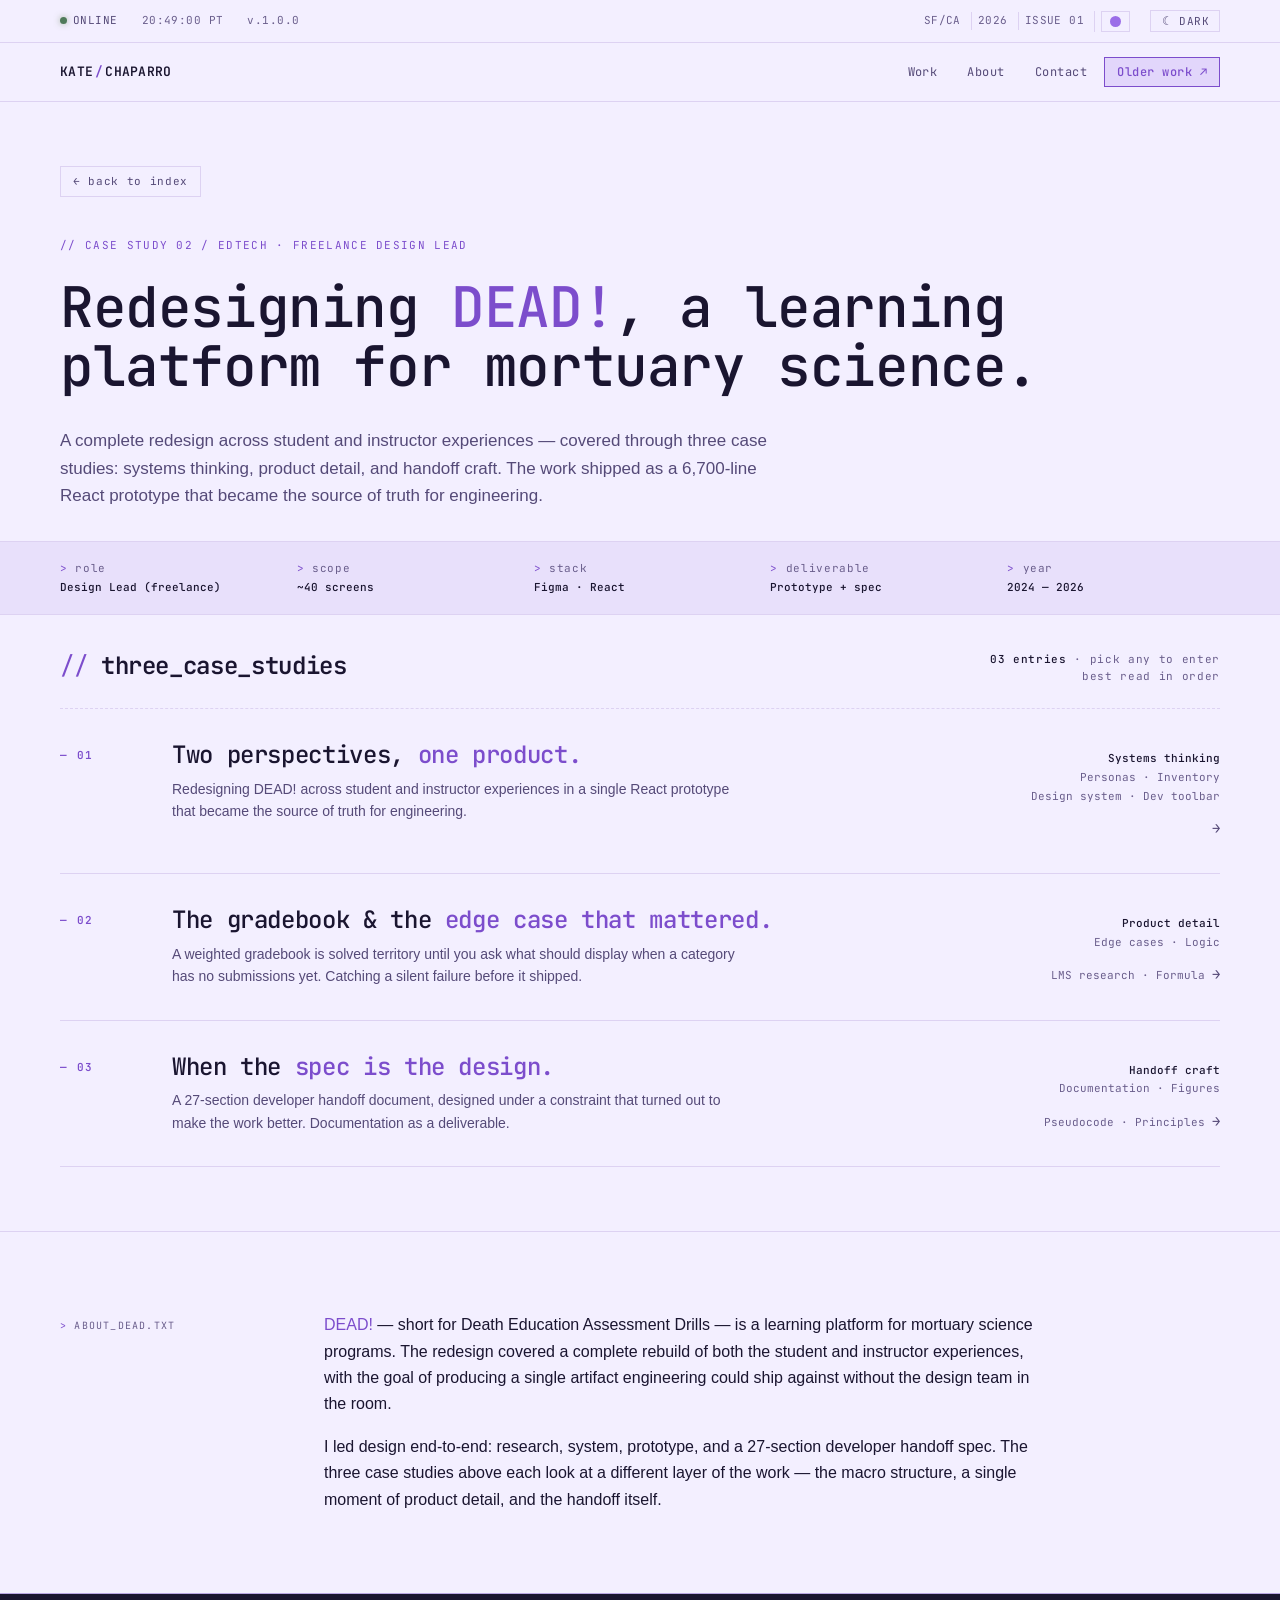
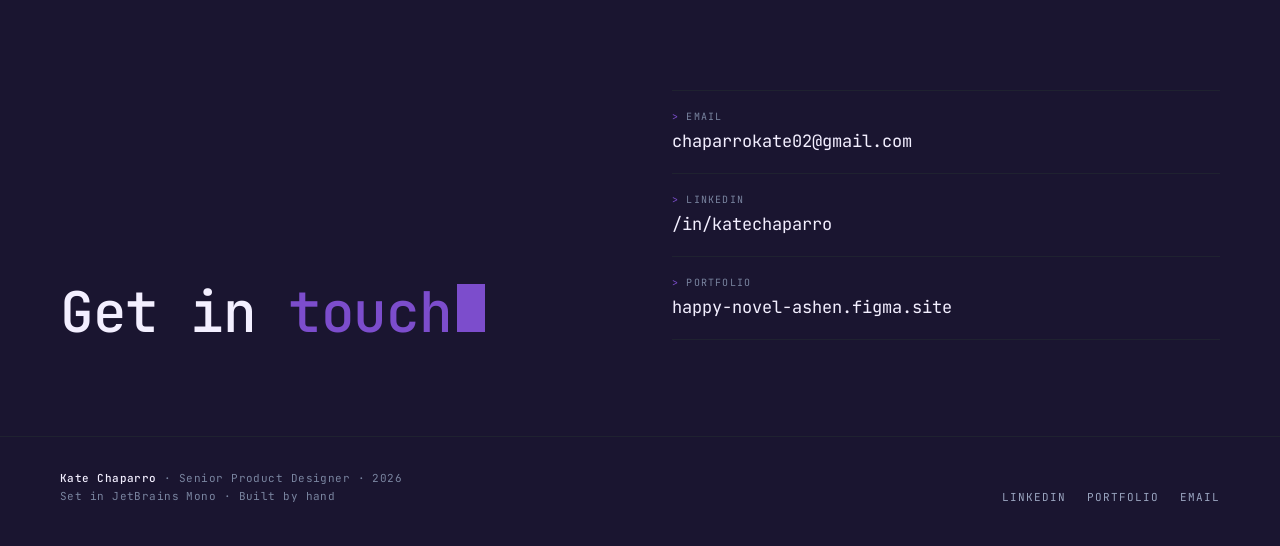
<file: dead__index.html>
<!DOCTYPE html>
<html lang="en">
<head>
<meta charset="UTF-8">
<meta name="viewport" content="width=device-width, initial-scale=1.0">
<title>DEAD! — three case studies · Kate Chaparro</title>
<link rel="preconnect" href="https://fonts.googleapis.com">
<link rel="preconnect" href="https://fonts.gstatic.com" crossorigin>
<link href="https://fonts.googleapis.com/css2?family=JetBrains+Mono:wght@400;500;600;700&display=swap" rel="stylesheet">
<link rel="stylesheet" href="../assets/shell.css">
<link rel="stylesheet" href="../assets/theme.css">
<script src="../assets/theme.js"></script>
<style>
  /* DEAD! index page-specific styles */
  .studies {
    max-width: var(--max);
    margin: 0 auto;
    padding: 32px var(--gutter) 64px;
  }
  .studies-head {
    padding-bottom: 24px;
    border-bottom: 1px dashed var(--rule);
    margin-bottom: 0;
    display: flex;
    align-items: end;
    justify-content: space-between;
    gap: 32px;
  }
  .studies-head h2 {
    font-family: var(--mono);
    font-size: 24px;
    font-weight: 600;
    letter-spacing: -0.015em;
  }
  .studies-head h2::before { content: '// '; color: var(--accent); font-weight: 400; }
  .studies-head .meta {
    font-size: 11px;
    letter-spacing: 0.06em;
    color: var(--ink-3);
    text-align: right;
    line-height: 1.5;
  }
  .studies-head .meta strong { color: var(--ink); font-weight: 500; }

  .study {
    display: grid;
    grid-template-columns: 80px 1fr 200px;
    gap: 32px;
    align-items: start;
    padding: 32px 0;
    border-bottom: 1px solid var(--rule);
    transition: background 0.2s, padding 0.2s;
  }
  .study:hover {
    background: var(--surface);
    padding-left: 16px;
    padding-right: 16px;
  }
  .study:hover .study-title { color: var(--accent); }
  .study:hover .study-arrow { color: var(--accent); transform: translateX(6px); }

  .study-num {
    font-size: 11px;
    letter-spacing: 0.12em;
    color: var(--accent);
    font-weight: 600;
    text-transform: uppercase;
    padding-top: 6px;
  }
  .study-body {}
  .study-title {
    font-family: var(--mono);
    font-size: 24px;
    font-weight: 500;
    line-height: 1.2;
    letter-spacing: -0.015em;
    color: var(--ink);
    margin-bottom: 8px;
    transition: color 0.2s;
  }
  .study-title .accent { color: var(--accent); }
  .study-desc {
    font-size: 14px;
    line-height: 1.6;
    color: var(--ink-2);
    max-width: 580px;
  }
  .study-side {
    text-align: right;
    padding-top: 8px;
    font-size: 11px;
    line-height: 1.7;
    color: var(--ink-3);
  }
  .study-side strong { color: var(--ink); font-weight: 500; display: block; }
  .study-arrow {
    display: inline-block;
    margin-top: 12px;
    color: var(--ink-2);
    font-size: 14px;
    transition: transform 0.2s, color 0.2s;
  }

  /* About this project - context block */
  .context {
    border-top: 1px solid var(--rule);
    background: var(--bg);
  }
  .context-inner {
    max-width: var(--max);
    margin: 0 auto;
    padding: 80px var(--gutter);
    display: grid;
    grid-template-columns: 200px 1fr;
    gap: 64px;
  }
  .context-label {
    font-size: 10px;
    letter-spacing: 0.12em;
    text-transform: uppercase;
    color: var(--ink-3);
    padding-top: 6px;
  }
  .context-label::before { content: '> '; color: var(--accent); }
  .context-content p {
    font-size: 16px;
    line-height: 1.65;
    color: var(--ink);
    margin-bottom: 16px;
    max-width: 720px;
  }
  .context-content p:last-child { margin-bottom: 0; }
  .context-content .accent { color: var(--accent); }

  @media (max-width: 900px) {
    .study { grid-template-columns: 60px 1fr; gap: 16px; }
    .study-side { grid-column: 2; text-align: left; padding-top: 4px; }
    .study-arrow { display: none; }
    .context-inner { grid-template-columns: 1fr; gap: 24px; padding: 56px var(--gutter); }
  }
  @media (max-width: 560px) {
    .study { grid-template-columns: 1fr; gap: 4px; padding: 24px 0; }
    .study-side { grid-column: 1; }
    .study:hover { padding-left: 0; padding-right: 0; }
    .studies-head { flex-direction: column; align-items: flex-start; gap: 8px; }
    .studies-head .meta { text-align: left; }
  }




/* DARK_MODE_BLOCK_V3 */
/* ============================================================
   DARK MODE — inlined per-page for bulletproof cascade.
   :root[data-theme="dark"] specificity (0,1,1) > :root (0,0,1)
   Flips both unprefixed (page chrome + content) and kc- (shell chrome).
   ============================================================ */
:root[data-theme="dark"] {
  --bg: #0e1118;
  --surface: #181c26;
  --surface-deep: #1f2330;
  --ink: #e8ecf5;
  --ink-2: #a8b0c4;
  --ink-3: #6a7088;
  --accent: #dd5045;
  --accent-soft: #4a2028;
  --status: #88b070;
  --rule: #252a38;
  --rule-strong: #363c4e;
  --kc-bg: #0e1118;
  --kc-surface: #181c26;
  --kc-ink: #e8ecf5;
  --kc-ink-2: #a8b0c4;
  --kc-ink-3: #6a7088;
  --kc-accent: #dd5045;
  --kc-status: #88b070;
  --kc-rule: #252a38;
  --kc-rule-strong: #363c4e;
}
:root[data-theme="dark"] .contact,
:root[data-theme="dark"] footer,
:root[data-theme="dark"] .kc-contact,
:root[data-theme="dark"] .kc-shell-footer,
:root[data-theme="dark"] .kc-footer {
  background: #080a10;
  border-top-color: #1a1d28;
}
:root[data-theme="dark"] .contact-row,
:root[data-theme="dark"] .kc-contact-row { border-bottom-color: #1a1d28; }
:root[data-theme="dark"] .contact-row:first-child,
:root[data-theme="dark"] .kc-contact-row:first-child { border-top-color: #1a1d28; }

</style>
</head>
<body>

<div class="statusbar">
  <div class="statusbar-inner">
    <div class="status-left">
      <span class="status-dot">ONLINE</span>
      <span class="status-time" id="status-time">--:--:-- PT</span>
      <span>v.1.0.0</span>
    </div>
    <div class="status-right">
      <span>SF/CA</span>
      <span>2026</span>
      <span>ISSUE 01</span>
      <button class="theme-toggle" data-theme-toggle aria-label="Toggle theme">
        <span class="icon">☾</span>
        <span class="label">DARK</span>
      </button>
    </div>
  </div>
</div>

<nav class="nav">
  <div class="nav-inner">
    <a class="nav-brand" href="../index.html">KATE<span class="slash">/</span>CHAPARRO</a>
    <ul class="nav-links">
      <li><a href="../index.html">Work</a></li>
      <li><a href="../index.html#about-section">About</a></li>
      <li><a href="../index.html#contact-section">Contact</a></li>
      <li><a href="https://happy-novel-ashen.figma.site/" target="_blank" rel="noopener" class="ext-link">Older work ↗</a></li>
    </ul>
  </div>
</nav>

<section class="case-page-hero">
  <a class="case-back" href="../index.html">← back to index</a>
  <div class="case-eyebrow">Case Study 02 / Edtech · Freelance design lead</div>
  <h1>Redesigning <span class="accent">DEAD!</span>, a learning platform for mortuary science.</h1>
  <p class="case-lead">A complete redesign across student and instructor experiences — covered through three case studies: systems thinking, product detail, and handoff craft. The work shipped as a 6,700-line React prototype that became the source of truth for engineering.</p>
</section>

<section class="case-meta-strip">
  <div class="case-meta-inner">
    <div class="case-meta-item"><span class="case-meta-label">role</span><span class="case-meta-value">Design Lead (freelance)</span></div>
    <div class="case-meta-item"><span class="case-meta-label">scope</span><span class="case-meta-value">~40 screens</span></div>
    <div class="case-meta-item"><span class="case-meta-label">stack</span><span class="case-meta-value">Figma · React</span></div>
    <div class="case-meta-item"><span class="case-meta-label">deliverable</span><span class="case-meta-value">Prototype + spec</span></div>
    <div class="case-meta-item"><span class="case-meta-label">year</span><span class="case-meta-value">2024 — 2026</span></div>
  </div>
</section>

<section class="studies">
  <div class="studies-head">
    <h2>three_case_studies</h2>
    <div class="meta">
      <strong>03 entries</strong> · pick any to enter<br>
      best read in order
    </div>
  </div>

  <a class="study" href="01-two-perspectives.html">
    <div class="study-num">— 01</div>
    <div class="study-body">
      <div class="study-title">Two perspectives, <span class="accent">one product.</span></div>
      <p class="study-desc">Redesigning DEAD! across student and instructor experiences in a single React prototype that became the source of truth for engineering.</p>
    </div>
    <div class="study-side">
      <strong>Systems thinking</strong>
      Personas · Inventory<br>
      Design system · Dev toolbar
      <div class="study-arrow">→</div>
    </div>
  </a>

  <a class="study" href="02-gradebook.html">
    <div class="study-num">— 02</div>
    <div class="study-body">
      <div class="study-title">The gradebook &amp; the <span class="accent">edge case that mattered.</span></div>
      <p class="study-desc">A weighted gradebook is solved territory until you ask what should display when a category has no submissions yet. Catching a silent failure before it shipped.</p>
    </div>
    <div class="study-side">
      <strong>Product detail</strong>
      Edge cases · Logic<br>
      LMS research · Formula
      <div class="study-arrow">→</div>
    </div>
  </a>

  <a class="study" href="03-spec.html">
    <div class="study-num">— 03</div>
    <div class="study-body">
      <div class="study-title">When the <span class="accent">spec is the design.</span></div>
      <p class="study-desc">A 27-section developer handoff document, designed under a constraint that turned out to make the work better. Documentation as a deliverable.</p>
    </div>
    <div class="study-side">
      <strong>Handoff craft</strong>
      Documentation · Figures<br>
      Pseudocode · Principles
      <div class="study-arrow">→</div>
    </div>
  </a>
</section>

<section class="context">
  <div class="context-inner">
    <div class="context-label">about_dead.txt</div>
    <div class="context-content">
      <p><span class="accent">DEAD!</span> — short for Death Education Assessment Drills — is a learning platform for mortuary science programs. The redesign covered a complete rebuild of both the student and instructor experiences, with the goal of producing a single artifact engineering could ship against without the design team in the room.</p>
      <p>I led design end-to-end: research, system, prototype, and a 27-section developer handoff spec. The three case studies above each look at a different layer of the work — the macro structure, a single moment of product detail, and the handoff itself.</p>
    </div>
  </div>
</section>

<section class="contact">
  <div class="contact-inner">
    <h2 class="contact-headline">Get in <span class="accent">touch</span><span class="cursor"></span></h2>
    <div class="contact-meta">
      <div class="contact-row">
        <span class="contact-row-label">email</span>
        <a href="mailto:chaparrokate02@gmail.com">chaparrokate02@gmail.com</a>
      </div>
      <div class="contact-row">
        <span class="contact-row-label">linkedin</span>
        <a href="https://www.linkedin.com/in/katechaparro/" target="_blank" rel="noopener">/in/katechaparro</a>
      </div>
      <div class="contact-row">
        <span class="contact-row-label">portfolio</span>
        <a href="https://happy-novel-ashen.figma.site/" target="_blank" rel="noopener">happy-novel-ashen.figma.site</a>
      </div>
    </div>
  </div>
</section>

<footer>
  <div class="footer-inner">
    <div class="footer-meta">
      <strong>Kate Chaparro</strong> · Senior Product Designer · 2026<br>
      Set in JetBrains Mono · Built by hand
    </div>
    <div class="footer-socials">
      <a href="https://www.linkedin.com/in/katechaparro/" target="_blank" rel="noopener">LinkedIn</a>
      <a href="https://happy-novel-ashen.figma.site/" target="_blank" rel="noopener">Portfolio</a>
      <a href="mailto:chaparrokate02@gmail.com">Email</a>
    </div>
  </div>
</footer>

<script>
  function updateTime() {
    const now = new Date();
    const opts = { timeZone: 'America/Los_Angeles', hour12: false, hour: '2-digit', minute: '2-digit', second: '2-digit' };
    const t = new Intl.DateTimeFormat('en-US', opts).format(now);
    const el = document.getElementById('status-time');
    if (el) el.textContent = t + ' PT';
  }
  updateTime();
  setInterval(updateTime, 1000);
</script>

</body>
</html>
</file>
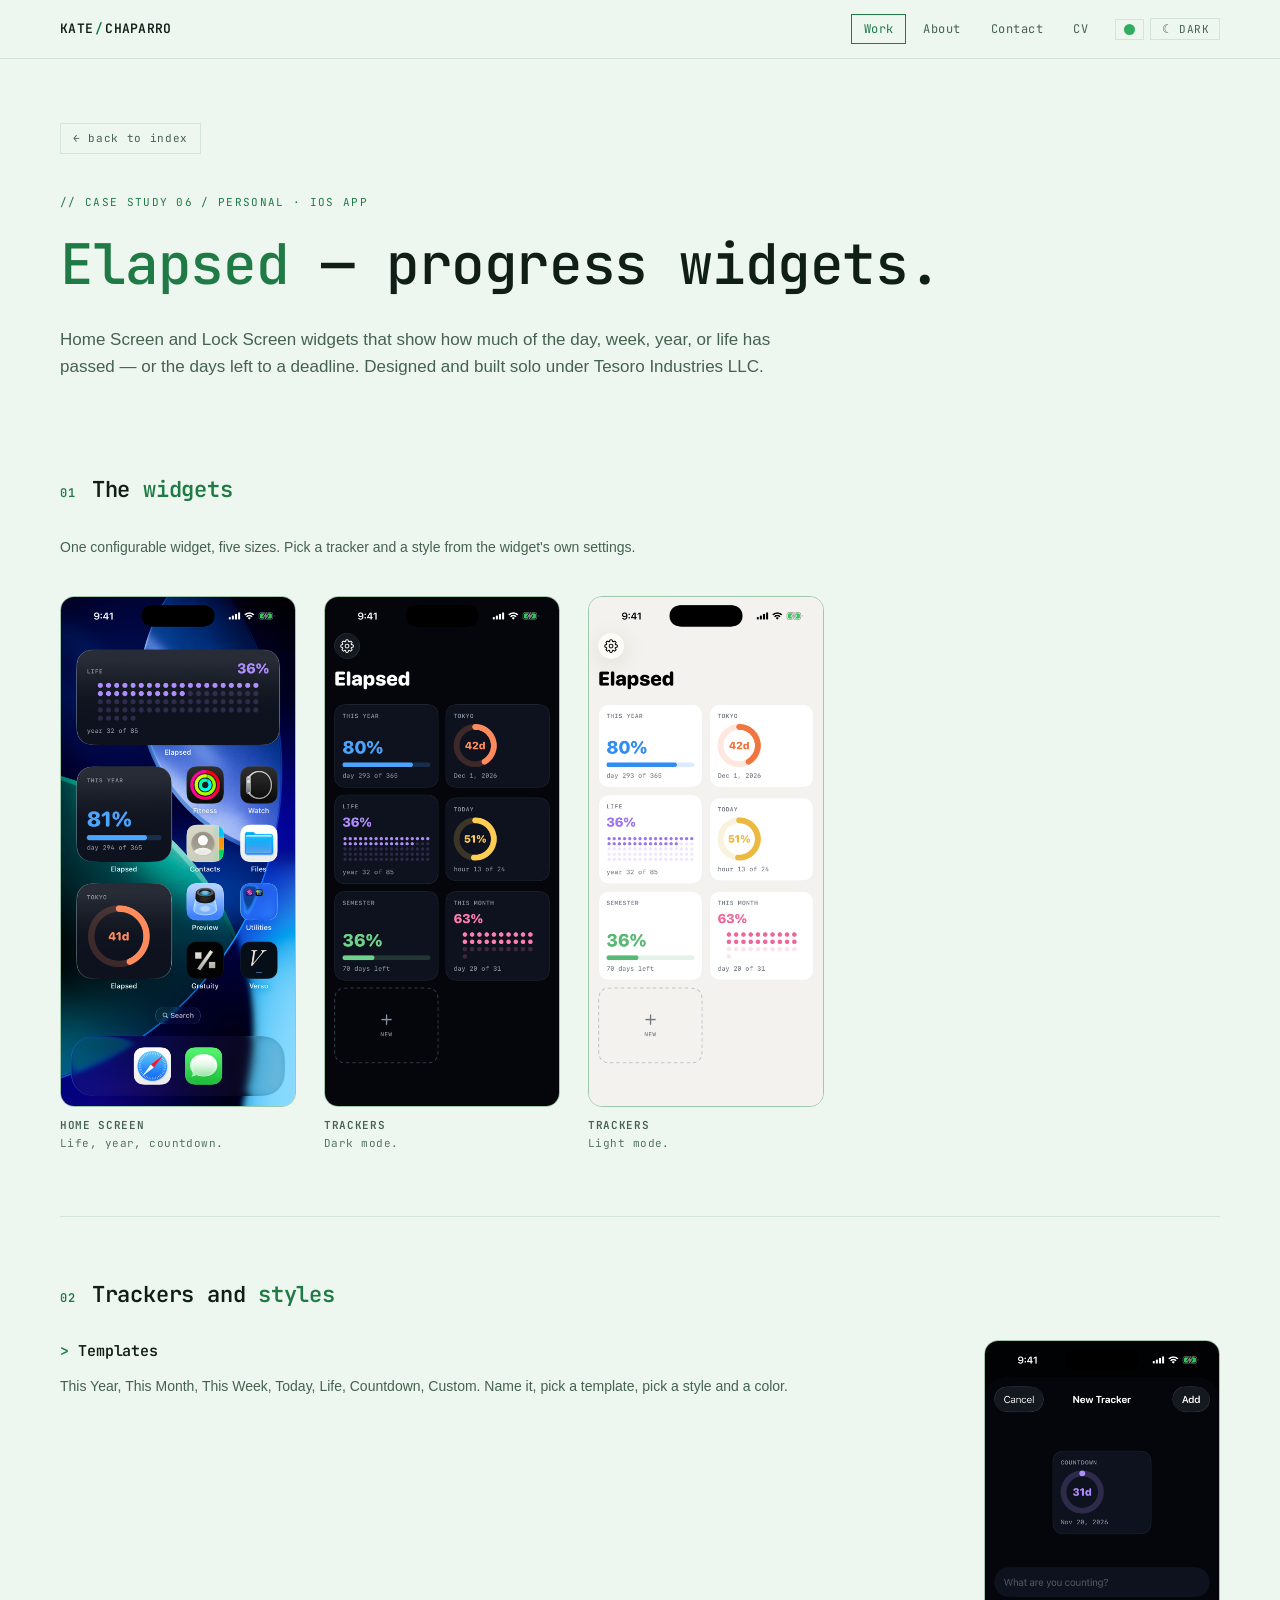
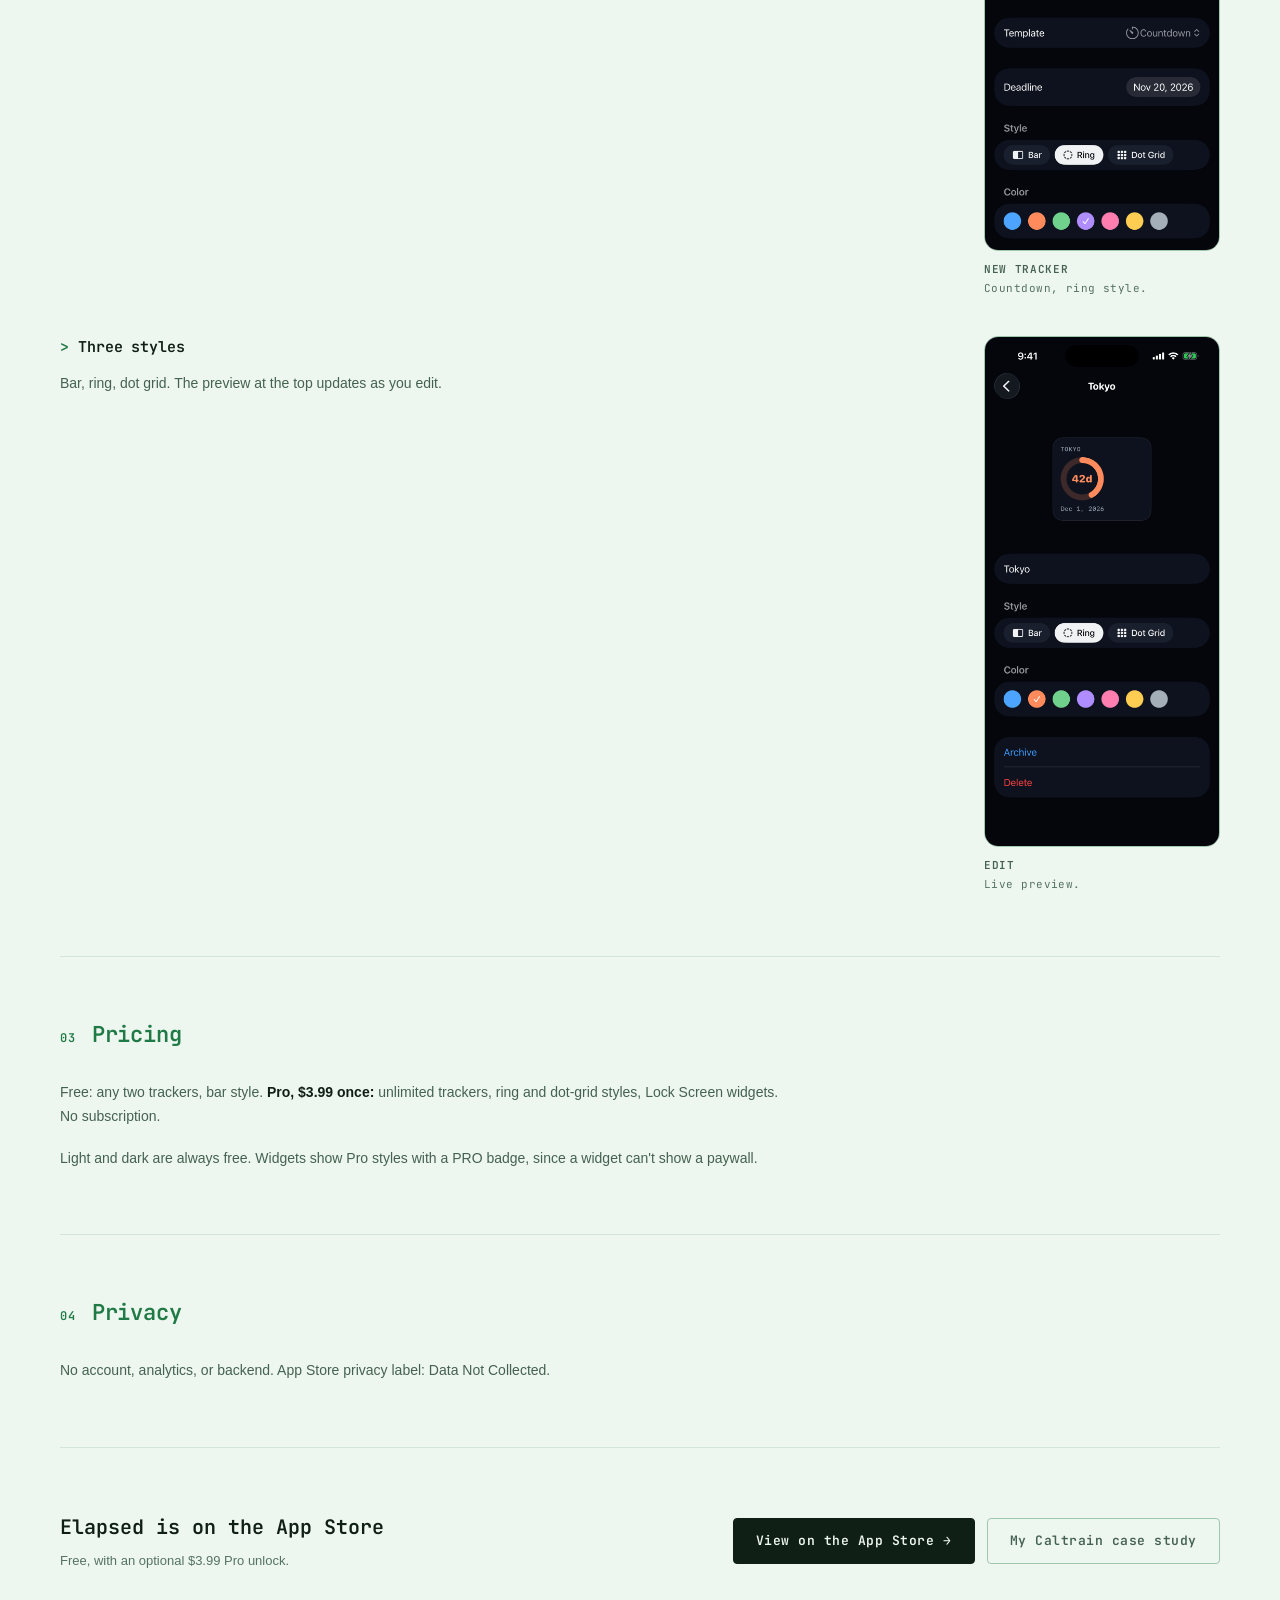
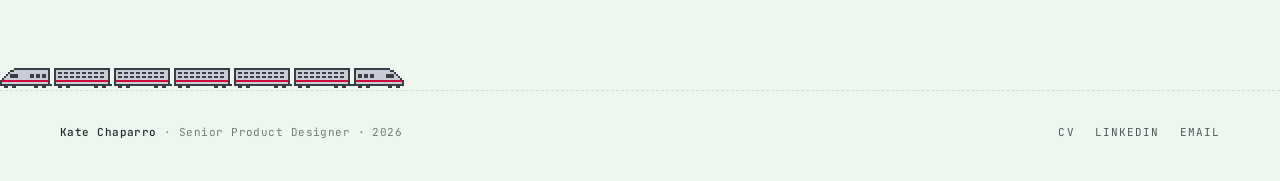
<file: elapsed.html>
<!DOCTYPE html>
<html lang="en">
<head>
<meta charset="UTF-8">
<meta name="viewport" content="width=device-width, initial-scale=1.0">
<title>Elapsed — Kate Chaparro</title>
<meta name="description" content="Elapsed, iOS progress widgets for the day, week, year, life, or a countdown. Designed, built, and shipped solo.">
<link rel="icon" href="favicon.svg" type="image/svg+xml">
<link rel="canonical" href="https://kidkatie2.github.io/portfolio/elapsed.html">
<meta property="og:type" content="article">
<meta property="og:site_name" content="Kate Chaparro">
<meta property="og:title" content="Elapsed — progress widgets">
<meta property="og:description" content="Elapsed, iOS progress widgets for the day, week, year, life, or a countdown. Designed, built, and shipped solo.">
<meta property="og:url" content="https://kidkatie2.github.io/portfolio/elapsed.html">
<meta property="og:image" content="https://kidkatie2.github.io/portfolio/images/og-card.png?v=2">
<meta property="og:image:width" content="1200">
<meta property="og:image:height" content="630">
<meta property="og:image:alt" content="Kate Chaparro — Senior Product Designer">
<meta name="twitter:card" content="summary_large_image">
<meta name="twitter:title" content="Elapsed — progress widgets">
<meta name="twitter:description" content="Elapsed, iOS progress widgets for the day, week, year, life, or a countdown. Designed, built, and shipped solo.">
<meta name="twitter:image" content="https://kidkatie2.github.io/portfolio/images/og-card.png?v=2">
<link rel="preconnect" href="https://fonts.googleapis.com">
<link rel="preconnect" href="https://fonts.gstatic.com" crossorigin>
<link href="https://fonts.googleapis.com/css2?family=JetBrains+Mono:wght@400;500;600;700&display=swap" rel="stylesheet">
<link rel="stylesheet" href="assets/shell.css">
<link rel="stylesheet" href="assets/theme.css">
<script src="assets/theme.js"></script>
<style>
  :root {
    --accent: #5b3fd0;
    --accent-soft: #e4ddfb;
    --g-paper: #f0ece2;
    --g-ink: #0a0a0a;
  }
  :root[data-theme="dark"] {
    --accent: #b9a6ff;
    --accent-soft: #2a2347;
  }

  .g-wrap { max-width: var(--max); margin: 0 auto; padding: 0 var(--gutter); }

  /* ---------- Section scaffolding ---------- */
  .g-section { border-top: 1px solid var(--rule); padding: 64px 0; }
  .g-section-head { display: flex; align-items: baseline; gap: 16px; margin-bottom: 32px; }
  .g-section-num {
    font-size: 12px; font-weight: 600; color: var(--accent);
    letter-spacing: 0.08em; flex-shrink: 0;
  }
  .g-section-head h2 {
    font-size: 22px; font-weight: 600; letter-spacing: -0.01em; line-height: 1.25;
  }
  .g-section-head h2 .accent { color: var(--accent); }
  .g-body { max-width: 720px; }
  .g-body p { color: var(--ink-2); margin-bottom: 18px; font-size: 14px; line-height: 1.7; }
  .g-body p:last-child { margin-bottom: 0; }
  .g-body strong { color: var(--ink); font-weight: 600; }
  .g-body code {
    background: var(--surface); border: 1px solid var(--rule);
    padding: 1px 6px; border-radius: 3px; font-size: 13px; color: var(--ink);
  }

  /* ---------- Screenshot presentation ---------- */
  .shots { display: flex; gap: 28px; flex-wrap: wrap; }
  .shot { flex: 1 1 200px; max-width: 260px; }
  .shot img {
    width: 100%; height: auto; display: block;
    border: 1px solid var(--rule-strong); border-radius: 14px;
    background: var(--g-paper);
  }
  .shot figcaption {
    margin-top: 10px; font-size: 11px; line-height: 1.5;
    color: var(--ink-3); letter-spacing: 0.04em;
  }
  .shot figcaption strong {
    display: block; color: var(--ink-2); font-weight: 600;
    letter-spacing: 0.06em; text-transform: uppercase; margin-bottom: 2px;
  }

  .shots-hero { align-items: flex-start; }
  .shots-hero .shot { max-width: 236px; }

  /* ---------- Decision blocks ---------- */
  .decision { margin-top: 40px; display: grid; grid-template-columns: 1fr 236px; gap: 40px; align-items: start; }
  .decision:first-of-type { margin-top: 0; }
  .decision-text h3 {
    font-size: 15px; font-weight: 600; margin-bottom: 12px; letter-spacing: -0.005em;
  }
  .decision-text h3::before { content: '> '; color: var(--accent); }
  .decision-text p { color: var(--ink-2); font-size: 14px; line-height: 1.7; margin-bottom: 14px; }
  .decision-text p:last-child { margin-bottom: 0; }
  .decision-text strong { color: var(--ink); font-weight: 600; }

  /* ---------- Math / data table ---------- */
  .g-table { width: 100%; border-collapse: collapse; margin: 20px 0; font-size: 13px; }
  .g-table caption {
    text-align: left; font-size: 11px; letter-spacing: 0.06em; color: var(--ink-3);
    text-transform: uppercase; padding-bottom: 10px;
  }
  .g-table th, .g-table td {
    text-align: right; padding: 8px 12px; border-bottom: 1px solid var(--rule);
    font-variant-numeric: tabular-nums;
  }
  .g-table th {
    color: var(--ink-3); font-weight: 500; font-size: 11px;
    letter-spacing: 0.06em; text-transform: uppercase;
  }
  .g-table th:first-child, .g-table td:first-child { text-align: left; }
  .g-table tbody tr:last-child td { border-bottom: none; }
  .g-table .is-key { color: var(--accent); font-weight: 600; }
  .g-table-scroll { overflow-x: auto; }

  /* ---------- Spec list ---------- */
  .g-specs { list-style: none; border-top: 1px solid var(--rule); margin-top: 8px; }
  .g-specs li {
    display: flex; gap: 20px; padding: 12px 0; border-bottom: 1px solid var(--rule);
    font-size: 13px; align-items: baseline;
  }
  .g-specs .k {
    flex: 0 0 150px; color: var(--ink-3); letter-spacing: 0.05em;
    text-transform: uppercase; font-size: 11px;
  }
  .g-specs .v { color: var(--ink-2); }
  .g-specs .v strong { color: var(--ink); font-weight: 600; }

  /* ---------- Theme swatch grid ---------- */
  .themes-grid { display: grid; grid-template-columns: repeat(auto-fit, minmax(200px, 1fr)); gap: 24px; }
  .theme-card { }
  .theme-card img {
    width: 100%; height: auto; display: block;
    border: 1px solid var(--rule-strong); border-radius: 12px;
  }
  .theme-card-meta { margin-top: 12px; }
  .theme-card-name {
    font-size: 13px; font-weight: 600; letter-spacing: 0.06em;
    text-transform: uppercase; display: flex; align-items: center; gap: 8px;
  }
  .theme-tag {
    font-size: 9px; font-weight: 700; letter-spacing: 0.08em;
    background: var(--ink); color: var(--bg); padding: 2px 5px; border-radius: 2px;
  }
  .theme-tag.is-free { background: var(--accent); }
  .theme-card-desc { font-size: 12px; color: var(--ink-3); line-height: 1.55; margin-top: 5px; }

  /* ---------- Closing CTA ---------- */
  .g-cta { border-top: 1px solid var(--rule); padding: 64px 0 72px; }
  .g-cta-inner { display: flex; align-items: center; justify-content: space-between; gap: 32px; flex-wrap: wrap; }
  .g-cta-text h2 { font-size: 20px; font-weight: 600; margin-bottom: 8px; }
  .g-cta-text p { font-size: 13px; color: var(--ink-3); }
  .g-cta-links { display: flex; gap: 12px; flex-wrap: wrap; }
  .g-btn {
    display: inline-flex; align-items: center; gap: 8px;
    padding: 12px 22px; font-size: 13px; font-weight: 600;
    letter-spacing: 0.04em; border: 1px solid var(--ink); border-radius: 4px;
    transition: background 0.15s, color 0.15s, border-color 0.15s;
  }
  .g-btn-primary { background: var(--ink); color: var(--bg); }
  .g-btn-primary:hover { background: var(--accent); border-color: var(--accent); color: #fff; }
  .g-btn-ghost { color: var(--ink-2); border-color: var(--rule-strong); }
  .g-btn-ghost:hover { color: var(--ink); border-color: var(--ink); }

  /* ---------- Responsive ---------- */
  @media (max-width: 900px) {
    .decision { grid-template-columns: 1fr; gap: 24px; }
    .decision .shot { max-width: 200px; }
  }
  @media (max-width: 620px) {
    .g-section { padding: 44px 0; }
    .g-section-head { flex-direction: column; gap: 6px; }
    .shots { gap: 18px; }
    .shot { flex-basis: 140px; }
    .g-specs li { flex-direction: column; gap: 3px; }
    .g-specs .k { flex-basis: auto; }
  }
</style>
<style>
  /* Footer follows the light theme */
  :root:not([data-theme="dark"]) footer:not(.sa-end),
  :root:not([data-theme="dark"]) .kc-shell-footer,
  :root:not([data-theme="dark"]) .kc-footer { background: transparent; color: rgba(16,18,24,0.55); border-top: 1px solid rgba(16,18,24,0.12); }
  :root:not([data-theme="dark"]) .footer-meta strong,
  :root:not([data-theme="dark"]) .kc-shell-footer-meta strong,
  :root:not([data-theme="dark"]) .kc-footer-meta strong { color: rgba(16,18,24,0.9); }
  :root:not([data-theme="dark"]) .footer-socials a,
  :root:not([data-theme="dark"]) .kc-shell-footer-socials a,
  :root:not([data-theme="dark"]) .kc-footer-socials a { color: rgba(16,18,24,0.7); }
  :root:not([data-theme="dark"]) .contact,
  :root:not([data-theme="dark"]) footer { --accent: #c2410c; }
  :root:not([data-theme="dark"]) .kc-contact,
  :root:not([data-theme="dark"]) .kc-shell-footer,
  :root:not([data-theme="dark"]) .kc-footer { --kc-accent: #c2410c; }
  :root[data-theme="dark"] .footer-meta strong,
  :root[data-theme="dark"] .kc-footer-meta strong,
  :root[data-theme="dark"] .kc-shell-footer-meta strong { color: #e8ecf5; }
  .nav-toggle-li { display: flex; align-items: center; margin-left: 10px; }
  .nav-toggle-li button { margin: 0; }
  @media (max-width: 560px) {
    .nav-toggle-li { margin-left: 2px; }
    .theme-toggle .label, .kc-theme-toggle .label { display: none; }
    .theme-toggle, .kc-theme-toggle { padding-left: 8px; padding-right: 8px; }
  }
</style>
</head>
<body>


<nav class="nav">
  <div class="nav-inner">
    <a class="nav-brand" href="index.html">KATE<span class="slash">/</span>CHAPARRO</a>
    <ul class="nav-links">
      <li><a href="index.html" class="is-active">Work</a></li>
      <li><a href="index.html#about-section">About</a></li>
      <li><a href="index.html#contact-section">Contact</a></li>
      <li><a href="cv.html">CV</a></li>
      <li class="nav-toggle-li"><button class="theme-toggle" data-theme-toggle aria-label="Toggle theme">
              <span class="icon">☾</span>
              <span class="label">DARK</span>
            </button></li>
    </ul>
  </div>
</nav>

<section class="case-page-hero">
  <a class="case-back" href="index.html">← back to index</a>
  <div class="case-eyebrow">Case Study 06 / Personal · iOS app</div>
  <h1><span class="accent">Elapsed</span> — progress widgets.</h1>
  <p class="case-lead">Home Screen and Lock Screen widgets that show how much of the day, week, year, or life has passed — or the days left to a deadline. Designed and built solo under Tesoro Industries LLC.</p>
</section>


<div class="g-wrap">

  <section class="g-section" style="border-top:none;">
    <div class="g-section-head">
      <span class="g-section-num">01</span>
      <h2>The <span class="accent">widgets</span></h2>
    </div>
    <div class="g-body">
      <p>One configurable widget, five sizes. Pick a tracker and a style from the widget's own settings.</p>
    </div>
    <div class="shots shots-hero" style="margin-top:36px;">
      <figure class="shot">
        <img src="images/elapsed/home-screen.png" alt="Home Screen with three Elapsed widgets: Life as a dot grid at 36%, This Year as a bar at 81%, and a Tokyo countdown ring at 41 days." loading="lazy" width="899" height="1956">
        <figcaption><strong>Home Screen</strong>Life, year, countdown.</figcaption>
      </figure>
      <figure class="shot">
        <img src="images/elapsed/trackers.png" alt="Elapsed app in dark mode: a grid of trackers including This Year 80%, Tokyo 42 days, Life 36%, Today 51%, Semester 36%, and This Month 63%." loading="lazy" width="899" height="1956">
        <figcaption><strong>Trackers</strong>Dark mode.</figcaption>
      </figure>
      <figure class="shot">
        <img src="images/elapsed/trackers-light.png" alt="The same tracker grid in light mode." loading="lazy" width="899" height="1956">
        <figcaption><strong>Trackers</strong>Light mode.</figcaption>
      </figure>
    </div>
  </section>
  <section class="g-section">
    <div class="g-section-head">
      <span class="g-section-num">02</span>
      <h2>Trackers and <span class="accent">styles</span></h2>
    </div>
    <div class="decision" style="margin-top:0;">
      <div class="decision-text">
        <h3>Templates</h3>
        <p>This Year, This Month, This Week, Today, Life, Countdown, Custom. Name it, pick a template, pick a style and a color.</p>
      </div>
      <figure class="shot">
        <img src="images/elapsed/new-tracker.png" alt="New Tracker sheet: Countdown template, deadline Nov 20, 2026, Ring style selected, color swatches." loading="lazy" width="899" height="1956">
        <figcaption><strong>New tracker</strong>Countdown, ring style.</figcaption>
      </figure>
    </div>
    <div class="decision">
      <div class="decision-text">
        <h3>Three styles</h3>
        <p>Bar, ring, dot grid. The preview at the top updates as you edit.</p>
      </div>
      <figure class="shot">
        <img src="images/elapsed/tracker-edit.png" alt="Editing the Tokyo tracker: live preview of a 42-day ring, style picker with Bar, Ring, and Dot Grid, color swatches, Archive and Delete." loading="lazy" width="899" height="1956">
        <figcaption><strong>Edit</strong>Live preview.</figcaption>
      </figure>
    </div>
  </section>
  <section class="g-section">
    <div class="g-section-head">
      <span class="g-section-num">03</span>
      <h2><span class="accent">Pricing</span></h2>
    </div>
    <div class="g-body">
      <p>Free: any two trackers, bar style. <strong>Pro, $3.99 once:</strong> unlimited trackers, ring and dot-grid styles, Lock Screen widgets. No subscription.</p>
      <p>Light and dark are always free. Widgets show Pro styles with a PRO badge, since a widget can't show a paywall.</p>
    </div>
  </section>
  <section class="g-section">
    <div class="g-section-head">
      <span class="g-section-num">04</span>
      <h2><span class="accent">Privacy</span></h2>
    </div>
    <div class="g-body">
      <p>No account, analytics, or backend. App Store privacy label: Data Not Collected.</p>
    </div>
  </section>

</div>

<div class="g-wrap">
  <section class="g-cta">
    <div class="g-cta-inner">
      <div class="g-cta-text">
        <h2>Elapsed is on the App Store</h2>
        <p>Free, with an optional $3.99 Pro unlock.</p>
      </div>
      <div class="g-cta-links">
        <a class="g-btn g-btn-primary" href="https://apps.apple.com/app/elapsed-countdown-widgets/id6826044699" target="_blank" rel="noopener">View on the App Store →</a>
        <a class="g-btn g-btn-ghost" href="caltrain.html">My Caltrain case study</a>
      </div>
    </div>
  </section>
</div>

<footer>
  <div class="footer-inner">
    <div class="footer-meta">
      <strong>Kate Chaparro</strong> · Senior Product Designer · 2026
    </div>
    <div class="footer-socials">
      <a href="cv.html">CV</a>
      <a href="https://www.linkedin.com/in/katechaparro/" target="_blank" rel="noopener">LinkedIn</a>
      <a href="mailto:chaparrokate02@gmail.com">Email</a>
    </div>
  </div>
</footer>

<script>
  function updateTime() {
    const now = new Date();
    const opts = { timeZone: 'America/Los_Angeles', hour12: false, hour: '2-digit', minute: '2-digit', second: '2-digit' };
    const t = new Intl.DateTimeFormat('en-US', opts).format(now);
    const el = document.getElementById('status-time');
    if (el) el.textContent = t + ' PT';
  }
  updateTime();
  setInterval(updateTime, 1000);
</script>

<script src="assets/flair.js" defer></script>
<script data-goatcounter="https://tesoro.goatcounter.com/count" async src="https://gc.zgo.at/count.js"></script>
</body>
</html>
</file>
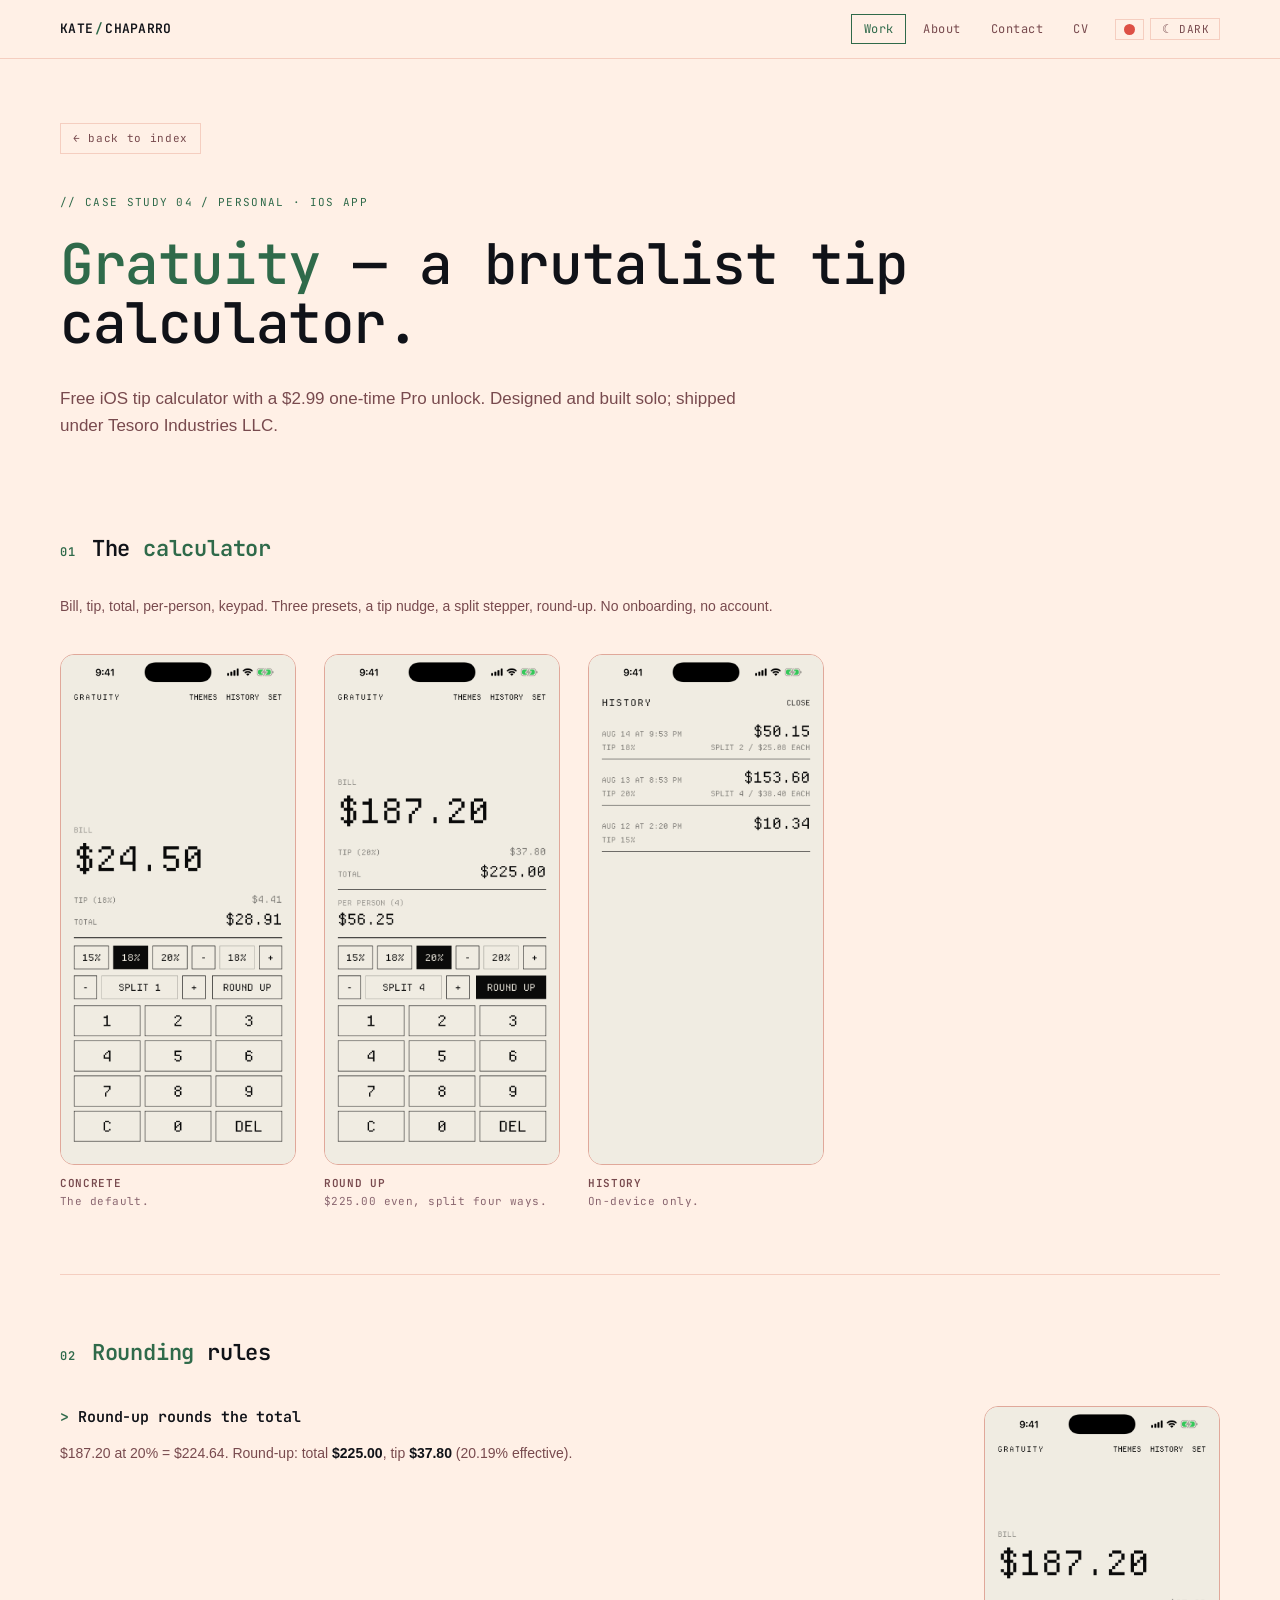
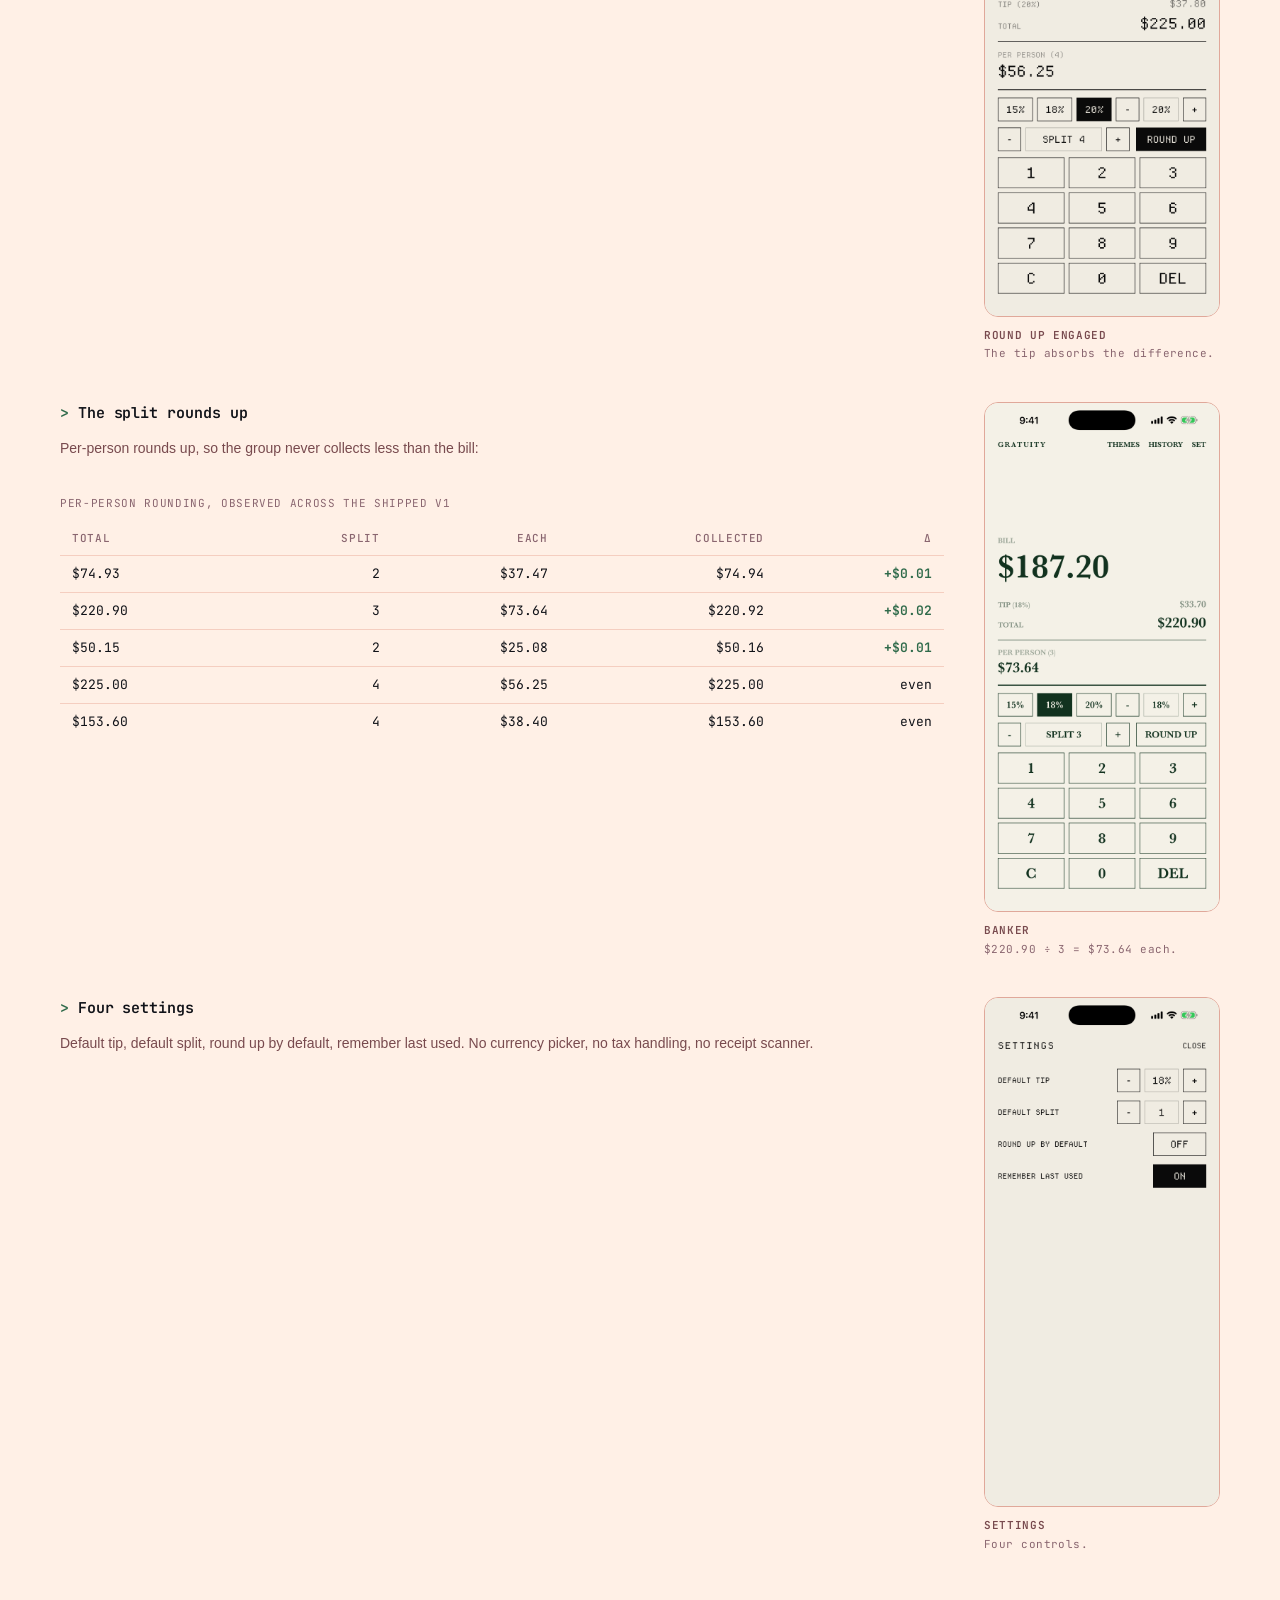
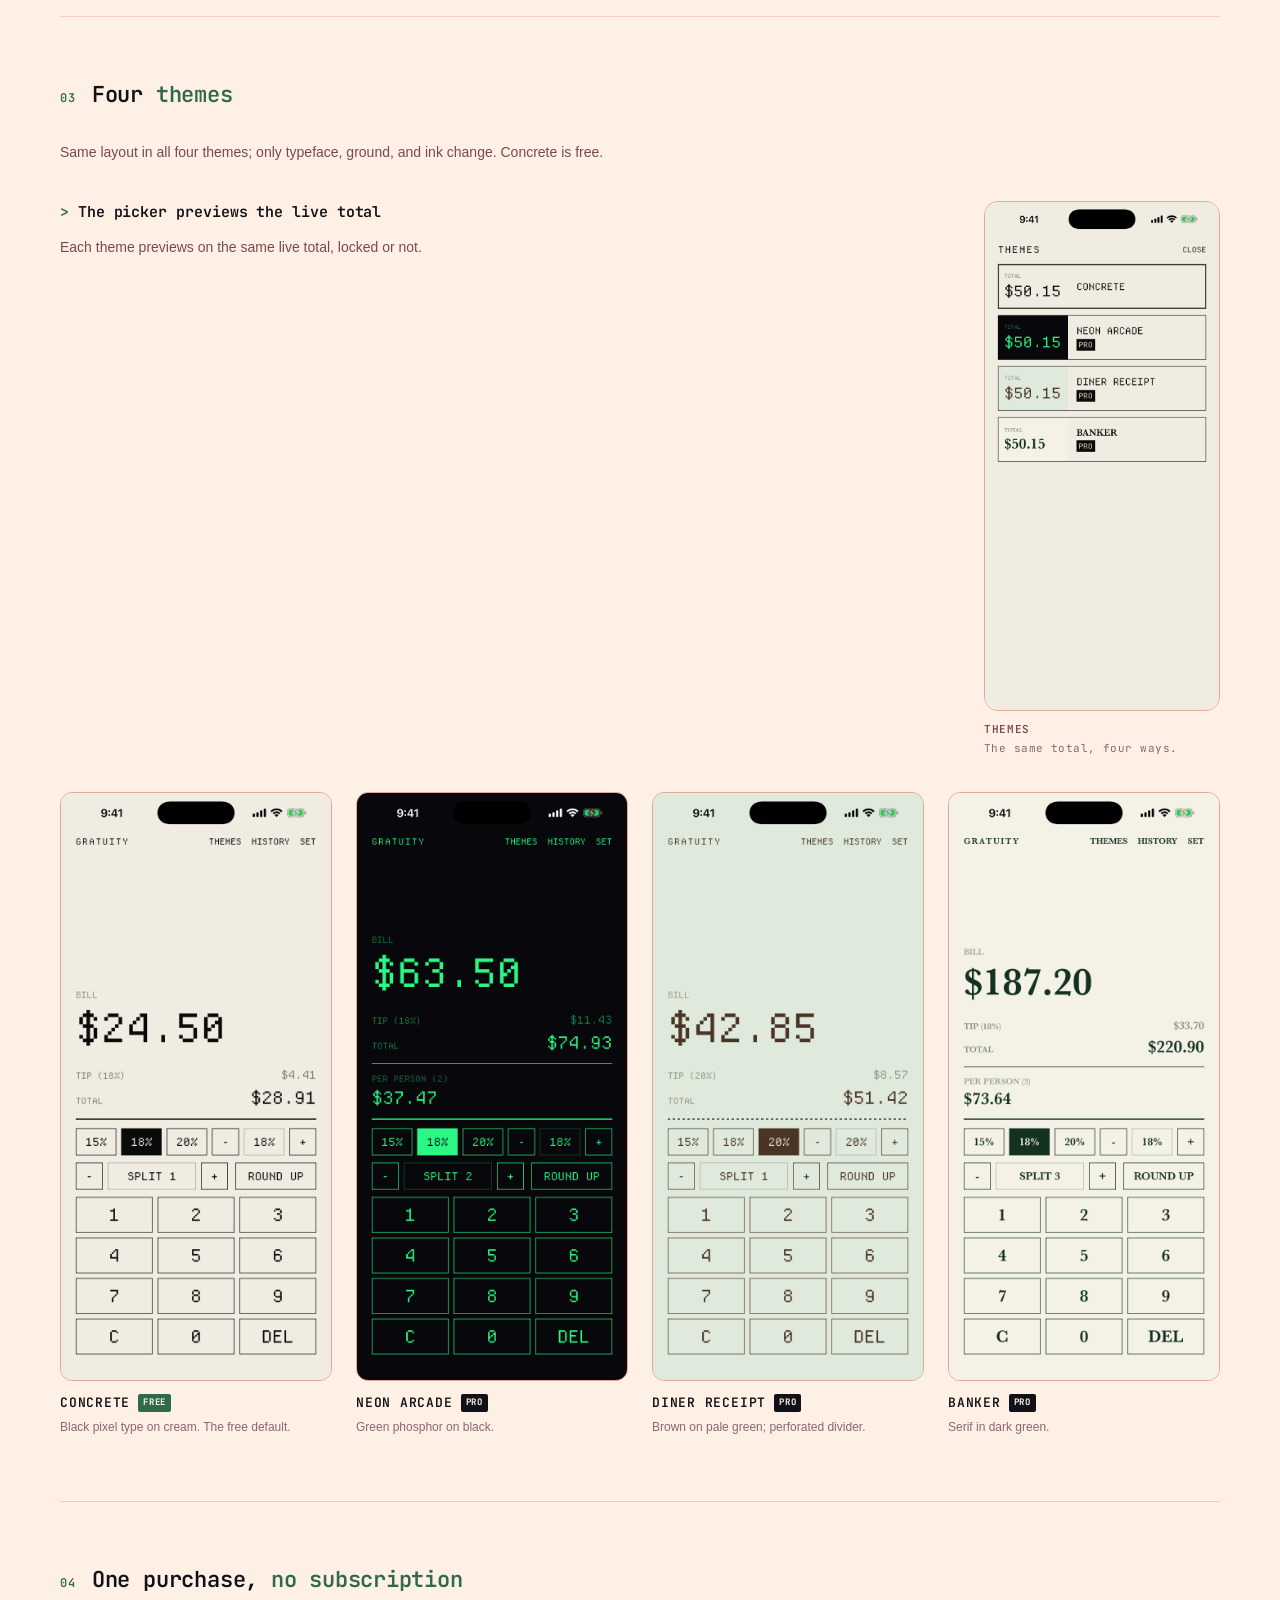
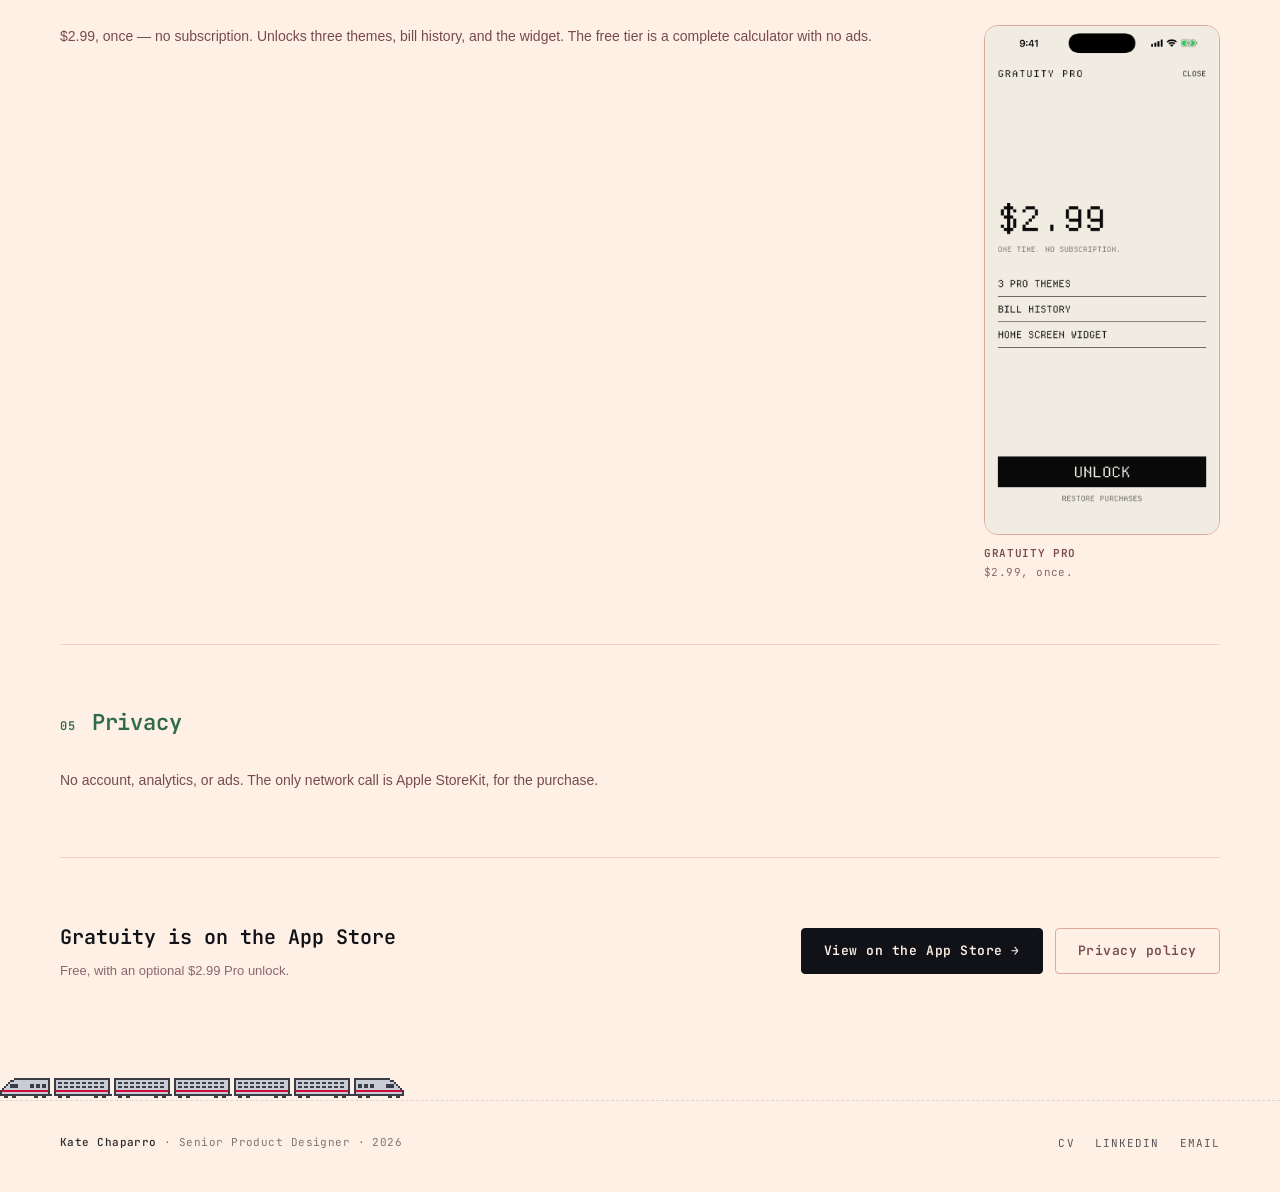
<file: gratuity.html>
<!DOCTYPE html>
<html lang="en">
<head>
<meta charset="UTF-8">
<meta name="viewport" content="width=device-width, initial-scale=1.0">
<title>Gratuity — Kate Chaparro</title>
<meta name="description" content="Gratuity, a brutalist iOS tip calculator designed, built, and shipped to the App Store — paper-on-ink typography, four themes, and no network requests at all.">
<link rel="icon" href="favicon.svg" type="image/svg+xml">
<link rel="canonical" href="https://kidkatie2.github.io/portfolio/gratuity.html">
<meta property="og:type" content="article">
<meta property="og:site_name" content="Kate Chaparro">
<meta property="og:title" content="Gratuity — a brutalist tip calculator">
<meta property="og:description" content="Designed, built, and shipped solo to the App Store: paper-on-ink typography, four themes, a Home Screen widget, and zero network requests.">
<meta property="og:url" content="https://kidkatie2.github.io/portfolio/gratuity.html">
<meta property="og:image" content="https://kidkatie2.github.io/portfolio/images/og-card.png?v=2">
<meta property="og:image:width" content="1200">
<meta property="og:image:height" content="630">
<meta property="og:image:alt" content="Kate Chaparro — Senior Product Designer">
<meta name="twitter:card" content="summary_large_image">
<meta name="twitter:title" content="Gratuity — a brutalist tip calculator">
<meta name="twitter:description" content="Designed, built, and shipped solo to the App Store: paper-on-ink typography, four themes, a Home Screen widget, and zero network requests.">
<meta name="twitter:image" content="https://kidkatie2.github.io/portfolio/images/og-card.png?v=2">
<link rel="preconnect" href="https://fonts.googleapis.com">
<link rel="preconnect" href="https://fonts.gstatic.com" crossorigin>
<link href="https://fonts.googleapis.com/css2?family=JetBrains+Mono:wght@400;500;600;700&display=swap" rel="stylesheet">
<link rel="stylesheet" href="assets/shell.css">
<link rel="stylesheet" href="assets/theme.css">
<script src="assets/theme.js"></script>
<style>
  /* ================================================================
     Gratuity case study — page-specific styles.
     Scoped accent override: deep green, echoing the app's Banker theme.
     ================================================================ */
  :root {
    --accent: #2f6a4a;
    --accent-soft: #d8e8de;
    --g-paper: #f0ece2;
    --g-ink: #0a0a0a;
  }
  :root[data-theme="dark"] {
    --accent: #4ee08a;
    --accent-soft: #17352a;
  }

  .g-wrap { max-width: var(--max); margin: 0 auto; padding: 0 var(--gutter); }

  /* ---------- Section scaffolding ---------- */
  .g-section { border-top: 1px solid var(--rule); padding: 64px 0; }
  .g-section-head { display: flex; align-items: baseline; gap: 16px; margin-bottom: 32px; }
  .g-section-num {
    font-size: 12px; font-weight: 600; color: var(--accent);
    letter-spacing: 0.08em; flex-shrink: 0;
  }
  .g-section-head h2 {
    font-size: 22px; font-weight: 600; letter-spacing: -0.01em; line-height: 1.25;
  }
  .g-section-head h2 .accent { color: var(--accent); }
  .g-body { max-width: 720px; }
  .g-body p { color: var(--ink-2); margin-bottom: 18px; font-size: 14px; line-height: 1.7; }
  .g-body p:last-child { margin-bottom: 0; }
  .g-body strong { color: var(--ink); font-weight: 600; }
  .g-body code {
    background: var(--surface); border: 1px solid var(--rule);
    padding: 1px 6px; border-radius: 3px; font-size: 13px; color: var(--ink);
  }

  /* ---------- Screenshot presentation ---------- */
  .shots { display: flex; gap: 28px; flex-wrap: wrap; }
  .shot { flex: 1 1 200px; max-width: 260px; }
  .shot img {
    width: 100%; height: auto; display: block;
    border: 1px solid var(--rule-strong); border-radius: 14px;
    background: var(--g-paper);
  }
  .shot figcaption {
    margin-top: 10px; font-size: 11px; line-height: 1.5;
    color: var(--ink-3); letter-spacing: 0.04em;
  }
  .shot figcaption strong {
    display: block; color: var(--ink-2); font-weight: 600;
    letter-spacing: 0.06em; text-transform: uppercase; margin-bottom: 2px;
  }

  .shots-hero { align-items: flex-start; }
  .shots-hero .shot { max-width: 236px; }

  /* ---------- Decision blocks ---------- */
  .decision { margin-top: 40px; display: grid; grid-template-columns: 1fr 236px; gap: 40px; align-items: start; }
  .decision:first-of-type { margin-top: 0; }
  .decision-text { min-width: 0; }
  .decision-text h3 {
    font-size: 15px; font-weight: 600; margin-bottom: 12px; letter-spacing: -0.005em;
  }
  .decision-text h3::before { content: '> '; color: var(--accent); }
  .decision-text p { color: var(--ink-2); font-size: 14px; line-height: 1.7; margin-bottom: 14px; }
  .decision-text p:last-child { margin-bottom: 0; }
  .decision-text strong { color: var(--ink); font-weight: 600; }

  /* ---------- Math / data table ---------- */
  .g-table { width: 100%; border-collapse: collapse; margin: 20px 0; font-size: 13px; }
  .g-table caption {
    text-align: left; font-size: 11px; letter-spacing: 0.06em; color: var(--ink-3);
    text-transform: uppercase; padding-bottom: 10px;
  }
  .g-table th, .g-table td {
    text-align: right; padding: 8px 12px; border-bottom: 1px solid var(--rule);
    font-variant-numeric: tabular-nums;
  }
  .g-table th {
    color: var(--ink-3); font-weight: 500; font-size: 11px;
    letter-spacing: 0.06em; text-transform: uppercase;
  }
  .g-table th:first-child, .g-table td:first-child { text-align: left; }
  .g-table tbody tr:last-child td { border-bottom: none; }
  .g-table .is-key { color: var(--accent); font-weight: 600; }
  .g-table-scroll { overflow-x: auto; }

  /* ---------- Spec list ---------- */
  .g-specs { list-style: none; border-top: 1px solid var(--rule); margin-top: 8px; }
  .g-specs li {
    display: flex; gap: 20px; padding: 12px 0; border-bottom: 1px solid var(--rule);
    font-size: 13px; align-items: baseline;
  }
  .g-specs .k {
    flex: 0 0 150px; color: var(--ink-3); letter-spacing: 0.05em;
    text-transform: uppercase; font-size: 11px;
  }
  .g-specs .v { color: var(--ink-2); }
  .g-specs .v strong { color: var(--ink); font-weight: 600; }

  /* ---------- Theme swatch grid ---------- */
  .themes-grid { display: grid; grid-template-columns: repeat(auto-fit, minmax(200px, 1fr)); gap: 24px; }
  .theme-card { }
  .theme-card img {
    width: 100%; height: auto; display: block;
    border: 1px solid var(--rule-strong); border-radius: 12px;
  }
  .theme-card-meta { margin-top: 12px; }
  .theme-card-name {
    font-size: 13px; font-weight: 600; letter-spacing: 0.06em;
    text-transform: uppercase; display: flex; align-items: center; gap: 8px;
  }
  .theme-tag {
    font-size: 9px; font-weight: 700; letter-spacing: 0.08em;
    background: var(--ink); color: var(--bg); padding: 2px 5px; border-radius: 2px;
  }
  .theme-tag.is-free { background: var(--accent); }
  .theme-card-desc { font-size: 12px; color: var(--ink-3); line-height: 1.55; margin-top: 5px; }

  /* ---------- Closing CTA ---------- */
  .g-cta { border-top: 1px solid var(--rule); padding: 64px 0 72px; }
  .g-cta-inner { display: flex; align-items: center; justify-content: space-between; gap: 32px; flex-wrap: wrap; }
  .g-cta-text h2 { font-size: 20px; font-weight: 600; margin-bottom: 8px; }
  .g-cta-text p { font-size: 13px; color: var(--ink-3); }
  .g-cta-links { display: flex; gap: 12px; flex-wrap: wrap; }
  .g-btn {
    display: inline-flex; align-items: center; gap: 8px;
    padding: 12px 22px; font-size: 13px; font-weight: 600;
    letter-spacing: 0.04em; border: 1px solid var(--ink); border-radius: 4px;
    transition: background 0.15s, color 0.15s, border-color 0.15s;
  }
  .g-btn-primary { background: var(--ink); color: var(--bg); }
  .g-btn-primary:hover { background: var(--accent); border-color: var(--accent); color: #fff; }
  .g-btn-ghost { color: var(--ink-2); border-color: var(--rule-strong); }
  .g-btn-ghost:hover { color: var(--ink); border-color: var(--ink); }

  /* ---------- Responsive ---------- */
  @media (max-width: 900px) {
    .decision { grid-template-columns: 1fr; gap: 24px; }
    .decision .shot { max-width: 200px; }
  }
  @media (max-width: 620px) {
    .g-section { padding: 44px 0; }
    .g-section-head { flex-direction: column; gap: 6px; }
    .shots { gap: 18px; }
    .shot { flex-basis: 140px; }
    .g-specs li { flex-direction: column; gap: 3px; }
    .g-specs .k { flex-basis: auto; }
  }
</style>
<style>
  /* Footer follows the light theme */
  :root:not([data-theme="dark"]) footer:not(.sa-end),
  :root:not([data-theme="dark"]) .kc-shell-footer,
  :root:not([data-theme="dark"]) .kc-footer { background: transparent; color: rgba(16,18,24,0.55); border-top: 1px solid rgba(16,18,24,0.12); }
  :root:not([data-theme="dark"]) .footer-meta strong,
  :root:not([data-theme="dark"]) .kc-shell-footer-meta strong,
  :root:not([data-theme="dark"]) .kc-footer-meta strong { color: rgba(16,18,24,0.9); }
  :root:not([data-theme="dark"]) .footer-socials a,
  :root:not([data-theme="dark"]) .kc-shell-footer-socials a,
  :root:not([data-theme="dark"]) .kc-footer-socials a { color: rgba(16,18,24,0.7); }
  :root:not([data-theme="dark"]) .contact,
  :root:not([data-theme="dark"]) footer { --accent: #c2410c; }
  :root:not([data-theme="dark"]) .kc-contact,
  :root:not([data-theme="dark"]) .kc-shell-footer,
  :root:not([data-theme="dark"]) .kc-footer { --kc-accent: #c2410c; }
  :root[data-theme="dark"] .footer-meta strong,
  :root[data-theme="dark"] .kc-footer-meta strong,
  :root[data-theme="dark"] .kc-shell-footer-meta strong { color: #e8ecf5; }
  .nav-toggle-li { display: flex; align-items: center; margin-left: 10px; }
  .nav-toggle-li button { margin: 0; }
  @media (max-width: 560px) {
    .nav-toggle-li { margin-left: 2px; }
    .theme-toggle .label, .kc-theme-toggle .label { display: none; }
    .theme-toggle, .kc-theme-toggle { padding-left: 8px; padding-right: 8px; }
  }
</style>
</head>
<body>


<nav class="nav">
  <div class="nav-inner">
    <a class="nav-brand" href="index.html">KATE<span class="slash">/</span>CHAPARRO</a>
    <ul class="nav-links">
      <li><a href="index.html" class="is-active">Work</a></li>
      <li><a href="index.html#about-section">About</a></li>
      <li><a href="index.html#contact-section">Contact</a></li>
      <li><a href="cv.html">CV</a></li>
      <li class="nav-toggle-li"><button class="theme-toggle" data-theme-toggle aria-label="Toggle theme">
              <span class="icon">☾</span>
              <span class="label">DARK</span>
            </button></li>
    </ul>
  </div>
</nav>

<section class="case-page-hero">
  <a class="case-back" href="index.html">← back to index</a>
  <div class="case-eyebrow">Case Study 04 / Personal · iOS app</div>
  <h1><span class="accent">Gratuity</span> — a brutalist tip calculator.</h1>
  <p class="case-lead">Free iOS tip calculator with a $2.99 one-time Pro unlock. Designed and built solo; shipped under Tesoro Industries LLC.</p>
</section>


<div class="g-wrap">

  <!-- ============================================================
       01 — The product
       ============================================================ -->
  <section class="g-section" style="border-top:none;">
    <div class="g-section-head">
      <span class="g-section-num">01</span>
      <h2>The <span class="accent">calculator</span></h2>
    </div>
    <div class="g-body">
      <p>Bill, tip, total, per-person, keypad. Three presets, a tip nudge, a split stepper, round-up. No onboarding, no account.</p>
    </div>

    <div class="shots shots-hero" style="margin-top:36px;">
      <figure class="shot">
        <img src="images/gratuity/calculator-concrete.png" alt="Gratuity calculator in the Concrete theme showing a $24.50 bill with an 18% tip and a $28.91 total." loading="lazy" width="1320" height="2868">
        <figcaption><strong>Concrete</strong>The default.</figcaption>
      </figure>
      <figure class="shot">
        <img src="images/gratuity/calculator-concrete-roundup.png" alt="Gratuity calculator with round-up engaged: a $187.20 bill, a $37.80 tip, and a $225.00 total split four ways at $56.25 each." loading="lazy" width="1320" height="2868">
        <figcaption><strong>Round up</strong>$225.00 even, split four ways.</figcaption>
      </figure>
      <figure class="shot">
        <img src="images/gratuity/history.png" alt="Gratuity bill history listing three past bills with their tip percentages and per-person splits." loading="lazy" width="1320" height="2868">
        <figcaption><strong>History</strong>On-device only.</figcaption>
      </figure>
    </div>
  </section>

  <!-- ============================================================
       02 — Decisions
       ============================================================ -->
  <section class="g-section">
    <div class="g-section-head">
      <span class="g-section-num">02</span>
      <h2><span class="accent">Rounding</span> rules</h2>
    </div>

    <div class="decision">
      <div class="decision-text">
        <h3>Round-up rounds the total</h3>
        <p>$187.20 at 20% = $224.64. Round-up: total <strong>$225.00</strong>, tip <strong>$37.80</strong> (20.19% effective).</p>
      </div>
      <figure class="shot">
        <img src="images/gratuity/calculator-concrete-roundup.png" alt="Round-up engaged, showing a $37.80 tip on a $187.20 bill for a $225.00 total." loading="lazy" width="1320" height="2868">
        <figcaption><strong>Round up engaged</strong>The tip absorbs the difference.</figcaption>
      </figure>
    </div>

    <div class="decision">
      <div class="decision-text">
        <h3>The split rounds up</h3>
        <p>Per-person rounds up, so the group never collects less than the bill:</p>
        <div class="g-table-scroll">
          <table class="g-table">
            <caption>Per-person rounding, observed across the shipped v1</caption>
            <thead>
              <tr><th>Total</th><th>Split</th><th>Each</th><th>Collected</th><th>Δ</th></tr>
            </thead>
            <tbody>
              <tr><td>$74.93</td><td>2</td><td>$37.47</td><td>$74.94</td><td class="is-key">+$0.01</td></tr>
              <tr><td>$220.90</td><td>3</td><td>$73.64</td><td>$220.92</td><td class="is-key">+$0.02</td></tr>
              <tr><td>$50.15</td><td>2</td><td>$25.08</td><td>$50.16</td><td class="is-key">+$0.01</td></tr>
              <tr><td>$225.00</td><td>4</td><td>$56.25</td><td>$225.00</td><td>even</td></tr>
              <tr><td>$153.60</td><td>4</td><td>$38.40</td><td>$153.60</td><td>even</td></tr>
            </tbody>
          </table>
        </div>
      </div>
      <figure class="shot">
        <img src="images/gratuity/calculator-banker.png" alt="Gratuity in the Banker theme, splitting a $220.90 total three ways at $73.64 each." loading="lazy" width="1320" height="2868">
        <figcaption><strong>Banker</strong>$220.90 ÷ 3 = $73.64 each.</figcaption>
      </figure>
    </div>

    <div class="decision">
      <div class="decision-text">
        <h3>Four settings</h3>
        <p>Default tip, default split, round up by default, remember last used. No currency picker, no tax handling, no receipt scanner.</p>
      </div>
      <figure class="shot">
        <img src="images/gratuity/settings.png" alt="The Gratuity settings screen showing its four controls." loading="lazy" width="1320" height="2868">
        <figcaption><strong>Settings</strong>Four controls.</figcaption>
      </figure>
    </div>
  </section>

  <!-- ============================================================
       03 — Themes
       ============================================================ -->
  <section class="g-section">
    <div class="g-section-head">
      <span class="g-section-num">03</span>
      <h2>Four <span class="accent">themes</span></h2>
    </div>
    <div class="g-body">
      <p>Same layout in all four themes; only typeface, ground, and ink change. Concrete is free.</p>
    </div>

    <div class="decision" style="margin-top:36px;">
      <div class="decision-text">
        <h3>The picker previews the live total</h3>
        <p>Each theme previews on the same live total, locked or not.</p>
      </div>
      <figure class="shot">
        <img src="images/gratuity/themes.png" alt="The Gratuity theme picker showing Concrete, Neon Arcade, Diner Receipt, and Banker, each previewing the same $50.15 total in its own colours and typeface." loading="lazy" width="1320" height="2868">
        <figcaption><strong>Themes</strong>The same total, four ways.</figcaption>
      </figure>
    </div>

    <div class="themes-grid" style="margin-top:36px;">
      <div class="theme-card">
        <img src="images/gratuity/calculator-concrete.png" alt="Concrete theme: black pixel type on cream paper." loading="lazy" width="1320" height="2868">
        <div class="theme-card-meta">
          <div class="theme-card-name">Concrete <span class="theme-tag is-free">Free</span></div>
          <p class="theme-card-desc">Black pixel type on cream. The free default.</p>
        </div>
      </div>
      <div class="theme-card">
        <img src="images/gratuity/calculator-neon-arcade.png" alt="Neon Arcade theme: bright green type on near-black." loading="lazy" width="1320" height="2868">
        <div class="theme-card-meta">
          <div class="theme-card-name">Neon Arcade <span class="theme-tag">Pro</span></div>
          <p class="theme-card-desc">Green phosphor on black.</p>
        </div>
      </div>
      <div class="theme-card">
        <img src="images/gratuity/calculator-diner-receipt.png" alt="Diner Receipt theme: brown type on pale green with a dotted rule." loading="lazy" width="1320" height="2868">
        <div class="theme-card-meta">
          <div class="theme-card-name">Diner Receipt <span class="theme-tag">Pro</span></div>
          <p class="theme-card-desc">Brown on pale green; perforated divider.</p>
        </div>
      </div>
      <div class="theme-card">
        <img src="images/gratuity/calculator-banker.png" alt="Banker theme: dark green serif type on cream." loading="lazy" width="1320" height="2868">
        <div class="theme-card-meta">
          <div class="theme-card-name">Banker <span class="theme-tag">Pro</span></div>
          <p class="theme-card-desc">Serif in dark green.</p>
        </div>
      </div>
    </div>
  </section>

  <!-- ============================================================
       04 — Business model
       ============================================================ -->
  <section class="g-section">
    <div class="g-section-head">
      <span class="g-section-num">04</span>
      <h2>One purchase, <span class="accent">no subscription</span></h2>
    </div>
    <div class="decision" style="margin-top:0;">
      <div class="decision-text">
        <p>$2.99, once — no subscription. Unlocks three themes, bill history, and the widget. The free tier is a complete calculator with no ads.</p>
      </div>
      <figure class="shot">
        <img src="images/gratuity/pro-paywall.png" alt="The Gratuity Pro paywall: $2.99, one time no subscription, unlocking three Pro themes, bill history, and a Home Screen widget." loading="lazy" width="1320" height="2868">
        <figcaption><strong>Gratuity Pro</strong>$2.99, once.</figcaption>
      </figure>
    </div>
  </section>

  <!-- ============================================================
       05 — Architecture
       ============================================================ -->
  <section class="g-section">
    <div class="g-section-head">
      <span class="g-section-num">05</span>
      <h2><span class="accent">Privacy</span></h2>
    </div>
    <div class="g-body">
      <p>No account, analytics, or ads. The only network call is Apple StoreKit, for the purchase.</p>
    </div>
  </section>

</div>

<!-- ============================================================
     Closing CTA
     ============================================================ -->
<div class="g-wrap">
  <section class="g-cta">
    <div class="g-cta-inner">
      <div class="g-cta-text">
        <h2>Gratuity is on the App Store</h2>
        <p>Free, with an optional $2.99 Pro unlock.</p>
      </div>
      <div class="g-cta-links">
        <a class="g-btn g-btn-primary" href="https://apps.apple.com/app/gratuity-tip-calculator/id6772777436" target="_blank" rel="noopener">View on the App Store →</a>
        <a class="g-btn g-btn-ghost" href="https://tesoro-industries.github.io/gratuity/privacy.html" target="_blank" rel="noopener">Privacy policy</a>
      </div>
    </div>
  </section>
</div>

<footer>
  <div class="footer-inner">
    <div class="footer-meta">
      <strong>Kate Chaparro</strong> · Senior Product Designer · 2026
    </div>
    <div class="footer-socials">
      <a href="cv.html">CV</a>
      <a href="https://www.linkedin.com/in/katechaparro/" target="_blank" rel="noopener">LinkedIn</a>
      <a href="mailto:chaparrokate02@gmail.com">Email</a>
    </div>
  </div>
</footer>

<script>
  function updateTime() {
    const now = new Date();
    const opts = { timeZone: 'America/Los_Angeles', hour12: false, hour: '2-digit', minute: '2-digit', second: '2-digit' };
    const t = new Intl.DateTimeFormat('en-US', opts).format(now);
    const el = document.getElementById('status-time');
    if (el) el.textContent = t + ' PT';
  }
  updateTime();
  setInterval(updateTime, 1000);
</script>

<script src="assets/flair.js" defer></script>
<script data-goatcounter="https://tesoro.goatcounter.com/count" async src="https://gc.zgo.at/count.js"></script>
</body>
</html>
</file>
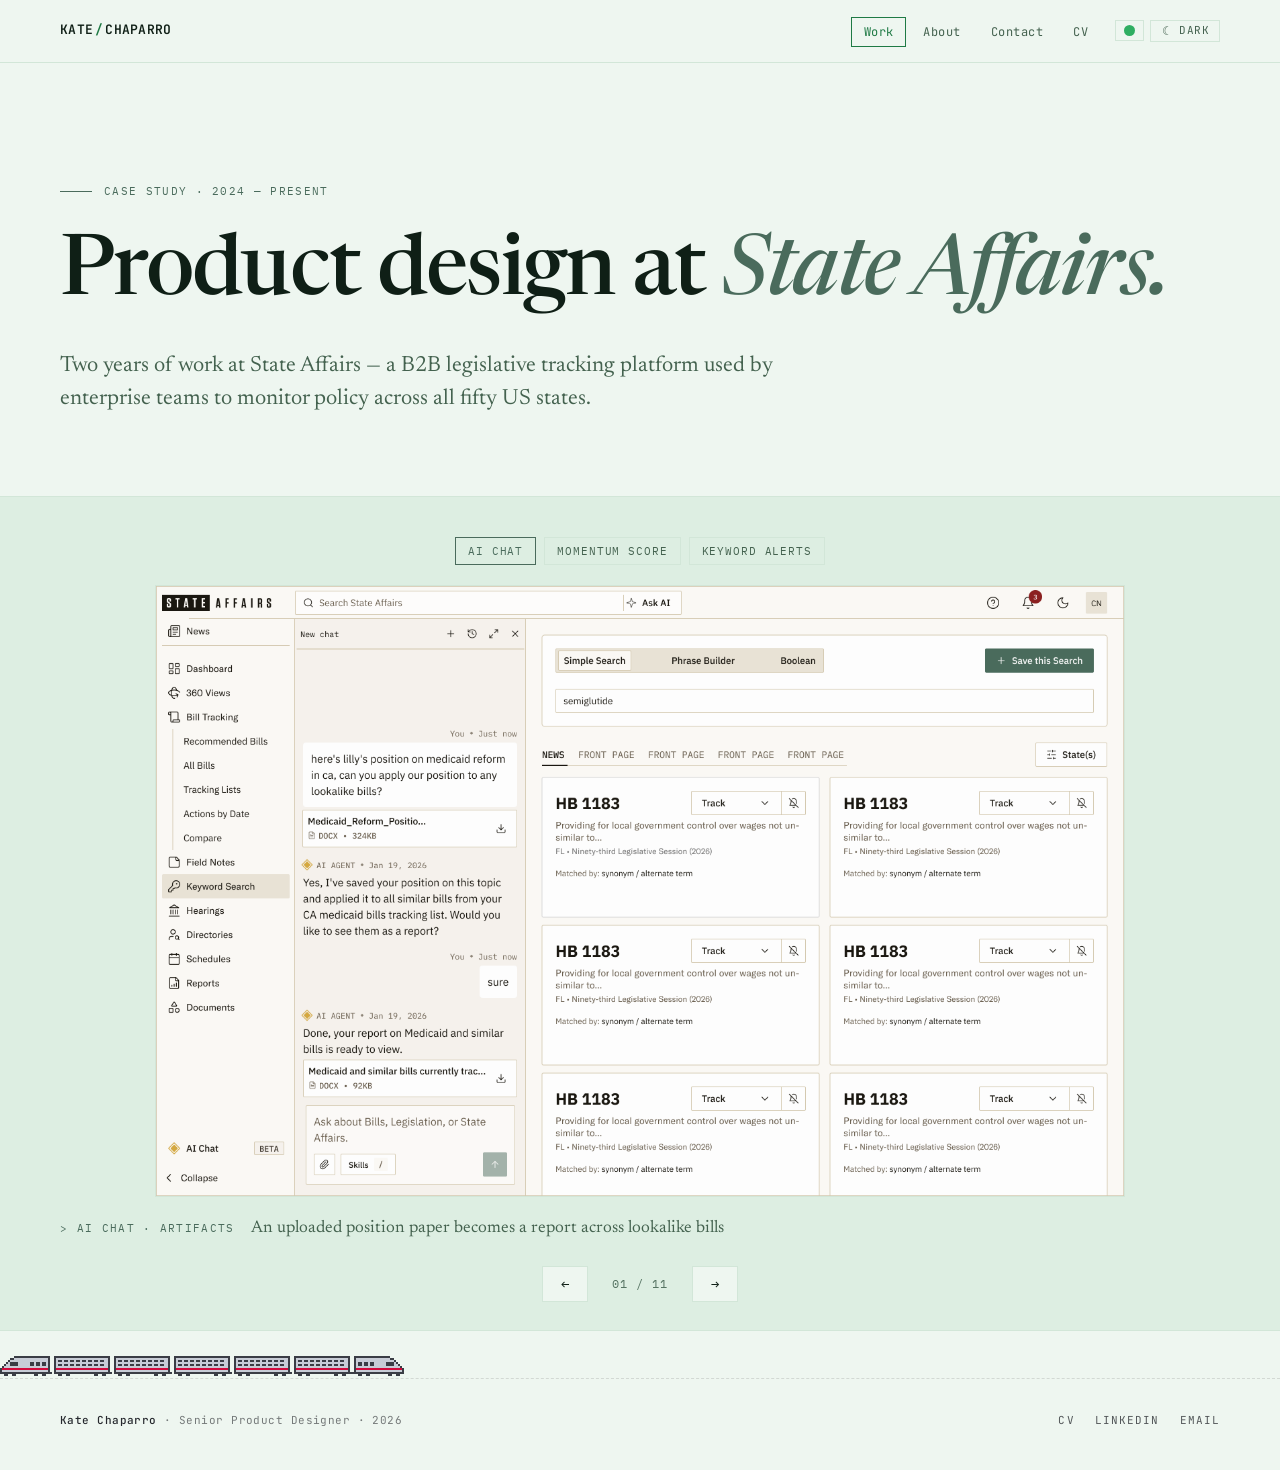
<file: state-affairs.html>
<!DOCTYPE html>
<html lang="en" data-project-accent>
<head>
<meta charset="UTF-8">
<meta name="viewport" content="width=device-width, initial-scale=1.0">
<title>State Affairs — Kate Chaparro</title>
<meta name="description" content="Two years of product design at State Affairs, a 50-state legislative tracking platform.">
<link rel="icon" href="favicon.svg" type="image/svg+xml">
<link rel="canonical" href="https://kidkatie2.github.io/portfolio/state-affairs.html">
<meta property="og:type" content="article">
<meta property="og:site_name" content="Kate Chaparro">
<meta property="og:title" content="State Affairs — 50-state legislative tracking">
<meta property="og:description" content="Two years of product design at State Affairs — features shipped, tools scaled nationwide, and the systems work behind both.">
<meta property="og:url" content="https://kidkatie2.github.io/portfolio/state-affairs.html">
<meta property="og:image" content="https://kidkatie2.github.io/portfolio/images/og-card.png?v=2">
<meta property="og:image:width" content="1200">
<meta property="og:image:height" content="630">
<meta property="og:image:alt" content="Kate Chaparro — Senior Product Designer">
<meta name="twitter:card" content="summary_large_image">
<meta name="twitter:title" content="State Affairs — 50-state legislative tracking">
<meta name="twitter:description" content="Two years of product design at State Affairs — features shipped, tools scaled nationwide, and the systems work behind both.">
<meta name="twitter:image" content="https://kidkatie2.github.io/portfolio/images/og-card.png?v=2">
<link rel="preconnect" href="https://fonts.googleapis.com">
<link rel="preconnect" href="https://fonts.gstatic.com" crossorigin>
<link href="https://fonts.googleapis.com/css2?family=Newsreader:ital,opsz,wght@0,6..72,400;0,6..72,500;0,6..72,600;1,6..72,400&family=IBM+Plex+Mono:wght@400;500;600&family=IBM+Plex+Sans:wght@400;500;600&display=swap" rel="stylesheet">
<link href="https://fonts.googleapis.com/css2?family=JetBrains+Mono:wght@400;500;600;700&display=swap" rel="stylesheet">
<link rel="stylesheet" href="assets/shell.css">
<style>
  :root {
    /* Surfaces */
    --bg: #f4f1ea;
    --surface: #ebe6db;
    --surface-deep: #e2dccd;

    /* Text */
    --text-primary: #1a1815;
    --text-secondary: #6b665c;
    --text-tertiary: #6f6a60;

    /* Accent — sage green (State Affairs brand) */
    --accent: #4A6B5C;
    --accent-soft: #d5e0d8;

    /* Divider */
    --rule: #d6cfc0;

    /* Typography */
    --font-serif: 'Newsreader', Georgia, serif;
    --font-sans: 'IBM Plex Sans', -apple-system, sans-serif;
    --font-mono: 'IBM Plex Mono', 'SF Mono', monospace;

    /* Layout */
    --max-width: 1240px;
    --gutter: 40px;
  }

  * { box-sizing: border-box; margin: 0; padding: 0; }

  body {
    background: var(--bg);
    color: var(--text-primary);
    font-family: var(--font-sans);
    font-size: 16px;
    line-height: 1.6;
    -webkit-font-smoothing: antialiased;
  }

  /* ---------- Top nav ---------- */
  .nav {
    position: sticky;
    top: 0;
    background: var(--bg);
    border-bottom: 1px solid var(--rule);
    z-index: 10;
  }
  .nav-inner {
    max-width: var(--max-width);
    margin: 0 auto;
    padding: 20px var(--gutter);
    display: flex;
    align-items: center;
    justify-content: space-between;
  }
  .nav-brand {
    font-family: var(--font-mono);
    font-size: 12px;
    letter-spacing: 0.08em;
    text-transform: uppercase;
    color: var(--text-secondary);
  }
  .nav-links {
    display: flex;
    gap: 28px;
    list-style: none;
  }
  .nav-links a {
    font-family: var(--font-mono);
    font-size: 12px;
    letter-spacing: 0.06em;
    text-transform: uppercase;
    color: var(--text-secondary);
    text-decoration: none;
    transition: color 0.15s;
  }
  .nav-links a:hover { color: var(--accent); }

  /* ---------- Hero ---------- */
  .hero {
    max-width: var(--max-width);
    margin: 0 auto;
    padding: 120px var(--gutter) 80px;
  }
  .eyebrow {
    font-family: var(--font-mono);
    font-size: 11px;
    letter-spacing: 0.12em;
    text-transform: uppercase;
    color: var(--accent);
    margin-bottom: 32px;
    display: flex;
    align-items: center;
    gap: 12px;
  }
  .eyebrow::before {
    content: '';
    width: 32px;
    height: 1px;
    background: var(--accent);
  }
  .hero h1 {
    font-family: var(--font-serif);
    font-size: 84px;
    line-height: 1.02;
    font-weight: 500;
    letter-spacing: -0.02em;
    margin-bottom: 32px;
  }
  .hero h1 em {
    font-style: italic;
    color: var(--accent);
  }
  .hero-lead {
    font-family: var(--font-serif);
    font-size: 22px;
    line-height: 1.5;
    font-weight: 400;
    color: var(--text-secondary);
    max-width: 720px;
  }

  /* ---------- Lede (bold scan-line under each h3) ---------- */
  .lede {
    display: block;
    font-size: 17px;
    font-weight: 500;
    color: var(--text-primary);
    margin-bottom: 8px;
    letter-spacing: -0.005em;
  }

  /* ---------- TL;DR ---------- */
  .tldr {
    max-width: var(--max-width);
    margin: 0 auto;
    padding: 0 var(--gutter) 32px;
  }
  .tldr-inner {
    border: 1px solid var(--rule);
    background: var(--surface);
    padding: 28px 32px;
    max-width: 880px;
  }
  .tldr-label {
    font-family: var(--font-mono);
    font-size: 11px;
    letter-spacing: 0.16em;
    text-transform: uppercase;
    color: var(--accent);
    font-weight: 500;
    margin-bottom: 10px;
  }
  .tldr-label::before { content: '> '; color: var(--accent); }
  .tldr-content {
    font-family: var(--font-serif);
    font-size: 17px;
    line-height: 1.6;
    color: var(--text-primary);
    margin: 0;
  }

  /* ---------- Per-case TL;DR ---------- */
  .case-tldr {
    border: 1px solid var(--rule);
    background: var(--surface);
    padding: 24px 28px;
    max-width: 880px;
    margin-bottom: 56px;
  }
  .case-tldr-label {
    font-family: var(--font-mono);
    font-size: 11px;
    letter-spacing: 0.16em;
    text-transform: uppercase;
    color: var(--accent);
    font-weight: 500;
    margin-bottom: 12px;
  }
  .case-tldr-label::before { content: '> '; color: var(--accent); }
  .case-tldr-list {
    list-style: disc;
    margin: 0;
    padding-left: 22px;
  }
  .case-tldr-list li {
    font-family: var(--font-serif);
    font-size: 16px;
    line-height: 1.55;
    color: var(--text-primary);
    margin-bottom: 8px;
  }
  .case-tldr-list li:last-child { margin-bottom: 0; }

  /* ---------- Meta strip ---------- */
  .meta {
    max-width: var(--max-width);
    margin: 0 auto;
    padding: 32px var(--gutter);
    border-top: 1px solid var(--rule);
    border-bottom: 1px solid var(--rule);
    display: grid;
    grid-template-columns: repeat(4, 1fr);
    gap: 32px;
  }
  .meta-item {
    display: flex;
    flex-direction: column;
    gap: 8px;
  }
  .meta-label {
    font-family: var(--font-mono);
    font-size: 10px;
    letter-spacing: 0.1em;
    text-transform: uppercase;
    color: var(--text-tertiary);
  }
  .meta-value {
    font-size: 14px;
    color: var(--text-primary);
  }

  /* ---------- Section base ---------- */
  section.case {
    max-width: var(--max-width);
    margin: 0 auto;
    padding: 120px var(--gutter);
    border-bottom: 1px solid var(--rule);
    scroll-margin-top: 80px;
  }
  section.case:last-of-type {
    border-bottom: none;
  }
  .case-number {
    font-family: var(--font-mono);
    font-size: 11px;
    letter-spacing: 0.12em;
    color: var(--accent);
    margin-bottom: 24px;
  }
  .case h2 {
    font-family: var(--font-serif);
    font-size: 48px;
    line-height: 1.1;
    font-weight: 500;
    letter-spacing: -0.015em;
    margin-bottom: 16px;
    max-width: 720px;
  }
  .case-tagline {
    font-family: var(--font-serif);
    font-style: italic;
    font-size: 20px;
    color: var(--text-secondary);
    margin-bottom: 56px;
    max-width: 640px;
  }

  /* Two-column body */
  .case-body {
    display: grid;
    grid-template-columns: 200px 1fr;
    gap: 48px;
    margin-bottom: 56px;
  }
  .case-side {
    font-family: var(--font-mono);
    font-size: 11px;
    letter-spacing: 0.08em;
    text-transform: uppercase;
    color: var(--text-tertiary);
  }
  .case-side strong {
    display: block;
    color: var(--text-primary);
    font-weight: 500;
    margin-bottom: 4px;
    font-size: 11px;
  }
  .case-side-block { margin-bottom: 24px; }
  .case-content p {
    font-size: 17px;
    line-height: 1.7;
    color: var(--text-primary);
    margin-bottom: 20px;
    max-width: 640px;
  }
  .case-content p.lede {
    font-family: var(--font-serif);
    font-size: 22px;
    line-height: 1.55;
    color: var(--text-primary);
    margin-bottom: 32px;
  }
  .case-content h3 {
    font-family: var(--font-sans);
    font-size: 13px;
    font-weight: 600;
    letter-spacing: 0.04em;
    text-transform: uppercase;
    color: var(--accent);
    margin-top: 40px;
    margin-bottom: 16px;
  }
  .case-content ul {
    list-style: none;
    margin-bottom: 24px;
    max-width: 640px;
  }
  .case-content ul li {
    font-size: 16px;
    line-height: 1.6;
    padding: 10px 0;
    border-bottom: 1px solid var(--rule);
    display: flex;
    gap: 16px;
  }
  .case-content ul li::before {
    content: counter(list-item, decimal-leading-zero);
    font-family: var(--font-mono);
    font-size: 11px;
    color: var(--text-tertiary);
    min-width: 28px;
    padding-top: 4px;
  }
  .case-content ul { counter-reset: list-item; }
  .case-content ul li { counter-increment: list-item; }

  /* Inline prose utilities */
  .mono {
    font-family: var(--font-mono);
    font-size: 0.92em;
  }
  .accent {
    color: var(--accent);
  }

  /* ---------- Image placeholders ---------- */
  .figure {
    margin: 48px 0;
  }
  .figure-image {
    background: var(--surface);
    border: 1px solid var(--rule);
    aspect-ratio: 16 / 10;
    display: flex;
    align-items: center;
    justify-content: center;
    position: relative;
    overflow: hidden;
  }
  .figure-image::before {
    content: '';
    position: absolute;
    inset: 0;
    background-image:
      linear-gradient(45deg, var(--surface-deep) 25%, transparent 25%),
      linear-gradient(-45deg, var(--surface-deep) 25%, transparent 25%),
      linear-gradient(45deg, transparent 75%, var(--surface-deep) 75%),
      linear-gradient(-45deg, transparent 75%, var(--surface-deep) 75%);
    background-size: 24px 24px;
    background-position: 0 0, 0 12px, 12px -12px, -12px 0;
    opacity: 0.5;
  }
  .figure-image-label {
    position: relative;
    font-family: var(--font-mono);
    font-size: 11px;
    letter-spacing: 0.08em;
    text-transform: uppercase;
    color: var(--text-tertiary);
    background: var(--bg);
    padding: 6px 12px;
    border: 1px solid var(--rule);
  }
  .figure-image.tall { aspect-ratio: 4 / 5; }
  .figure-image.wide { aspect-ratio: 21 / 9; }
  .figure-caption {
    margin-top: 16px;
    font-family: var(--font-mono);
    font-size: 11px;
    letter-spacing: 0.04em;
    color: var(--text-tertiary);
    display: flex;
    gap: 12px;
  }
  .figure-caption-num {
    color: var(--accent);
  }
  .figure-pair {
    display: grid;
    grid-template-columns: 1fr 1fr;
    gap: 16px;
  }
  .figure img {
    display: block;
    width: 100%;
    height: auto;
    max-height: 80vh;
    object-fit: contain;
    border: 1px solid var(--rule);
    border-radius: 2px;
  }
  .figure-pair-label {
    margin-top: 10px;
    font-family: var(--font-mono);
    font-size: 11px;
    letter-spacing: 0.06em;
    color: var(--text-tertiary);
  }

  /* ---------- Pull quote ---------- */
  .pull {
    border-left: 2px solid var(--accent);
    padding-left: 24px;
    margin: 40px 0;
    max-width: 640px;
  }
  .pull p {
    font-family: var(--font-serif);
    font-style: italic;
    font-size: 22px;
    line-height: 1.5;
    color: var(--text-primary);
  }

  /* ---------- Footer ---------- */
  footer.sa-end {
    max-width: var(--max-width);
    margin: 0 auto;
    padding: 80px var(--gutter) 120px;
    display: grid;
    grid-template-columns: 1fr auto;
    gap: 32px;
    align-items: end;
  }
  footer h3 {
    font-family: var(--font-serif);
    font-size: 36px;
    line-height: 1.2;
    font-weight: 500;
    letter-spacing: -0.01em;
    margin-bottom: 24px;
  }
  footer h3 em {
    font-style: italic;
    color: var(--accent);
  }
  .footer-end { max-width: 720px; }
  .footer-actions {
    display: flex;
    gap: 32px;
    flex-wrap: wrap;
  }
  .footer-link {
    font-family: var(--font-mono);
    font-size: 12px;
    letter-spacing: 0.06em;
    text-transform: uppercase;
    color: var(--text-secondary);
    text-decoration: none;
    border-bottom: 1px solid var(--rule);
    padding-bottom: 4px;
    transition: color 0.15s, border-color 0.15s;
  }
  .footer-link:hover {
    color: var(--accent);
    border-color: var(--accent);
  }
  .footer-link-accent { color: var(--accent); border-color: var(--accent-soft); }
  .footer-meta {
    font-family: var(--font-mono);
    font-size: 11px;
    letter-spacing: 0.08em;
    text-transform: uppercase;
    color: var(--text-tertiary);
    text-align: right;
    line-height: 1.8;
  }

  /* ---------- Table of contents ---------- */
  .toc {
    max-width: var(--max-width);
    margin: 0 auto;
    padding: 48px var(--gutter) 24px;
  }
  .toc-label {
    font-family: var(--font-mono);
    font-size: 10px;
    letter-spacing: 0.12em;
    text-transform: uppercase;
    color: var(--text-tertiary);
    margin-bottom: 16px;
  }
  .toc-list {
    list-style: none;
    display: grid;
    grid-template-columns: repeat(2, 1fr);
    gap: 8px 32px;
  }
  .toc-list a {
    display: flex;
    align-items: baseline;
    justify-content: space-between;
    gap: 16px;
    padding: 10px 0;
    text-decoration: none;
    color: var(--text-primary);
    border-bottom: 1px solid var(--rule);
    transition: color 0.18s ease, padding-left 0.18s ease;
  }
  .toc-row {
    display: flex;
    gap: 16px;
    flex: 1;
    min-width: 0;
  }
  .toc-list a:hover {
    color: var(--accent);
    padding-left: 4px;
  }
  .toc-list a:hover .toc-num { color: var(--accent); }
  .toc-list a:hover .toc-arrow {
    opacity: 1;
    color: var(--accent);
    transform: translateX(4px);
  }
  .toc-num {
    font-family: var(--font-mono);
    font-size: 11px;
    color: var(--text-tertiary);
    min-width: 28px;
    padding-top: 4px;
    transition: color 0.15s;
  }
  .toc-title {
    font-family: var(--font-serif);
    font-size: 17px;
    line-height: 1.4;
  }
  .toc-arrow {
    flex-shrink: 0;
    color: var(--text-tertiary);
    opacity: 0.5;
    font-family: var(--font-mono);
    font-size: 14px;
    transition: opacity 0.18s ease, color 0.18s ease, transform 0.18s ease;
    display: inline-block;
  }

  /* ---------- Responsive ---------- */

  /* Tablet — between desktop and phone */
  @media (max-width: 1000px) {
    .hero { padding: 96px var(--gutter) 64px; }
    .hero h1 { font-size: 64px; }
    section.case { padding: 96px var(--gutter); }
    .case h2 { font-size: 40px; }
    .case-body { grid-template-columns: 160px 1fr; gap: 32px; }
  }

  /* Phone */
  @media (max-width: 720px) {

    /* Nav */
    .nav-inner { padding: 16px var(--gutter); }
    .nav-links { gap: 16px; }
    .nav-links a { font-size: 11px; letter-spacing: 0.04em; }

    /* Hero */
    .hero { padding: 56px var(--gutter) 40px; }
    .hero h1 {
      font-size: 38px;
      line-height: 1.05;
      letter-spacing: -0.015em;
    }
    .hero-lead { font-size: 17px; line-height: 1.55; }
    .eyebrow { margin-bottom: 24px; }

    /* Meta strip */
    .meta {
      grid-template-columns: 1fr 1fr;
      gap: 20px;
      padding: 24px var(--gutter);
    }

    /* Case sections */
    section.case { padding: 64px var(--gutter); }
    .case h2 { font-size: 28px; line-height: 1.15; }
    .case-tagline { font-size: 17px; margin-bottom: 40px; }

    .case-body {
      grid-template-columns: 1fr;
      gap: 28px;
      margin-bottom: 40px;
    }
    .case-side {
      display: flex;
      flex-wrap: wrap;
      gap: 20px 32px;
      padding-bottom: 20px;
      border-bottom: 1px solid var(--rule);
    }
    .case-side-block { margin-bottom: 0; }

    .case-content p { font-size: 16px; }
    .case-content p.lede { font-size: 18px; line-height: 1.5; }
    .case-content ul li { font-size: 15px; }

    /* Figures */
    .figure { margin: 32px 0; }
    .figure-pair { grid-template-columns: 1fr; gap: 12px; }
    .figure-image.tall { aspect-ratio: 3 / 4; }
    .figure-image.wide { aspect-ratio: 16 / 10; }

    /* Pull quote */
    .pull { padding-left: 20px; margin: 32px 0; }
    .pull p { font-size: 18px; line-height: 1.5; }

    /* Footer */
    footer.sa-end {
      grid-template-columns: 1fr;
      padding: 56px var(--gutter) 80px;
      gap: 24px;
    }
    footer h3 { font-size: 26px; margin-bottom: 20px; }
    .footer-meta { text-align: left; }
    .footer-actions { gap: 24px; }

    /* TOC */
    .toc { padding: 32px var(--gutter) 16px; }
    .toc-list { grid-template-columns: 1fr; gap: 0; }
    .toc-title { font-size: 16px; }
  }

  /* Small phone */
  @media (max-width: 380px) {
    .hero h1 { font-size: 34px; }
    .case h2 { font-size: 24px; }
    .nav-brand { display: none; }
  }
</style>

<style>
/* ============ PORTFOLIO SHELL CHROME — kc- prefixed to avoid collisions ============ */
@keyframes kc-pulse { 0%,100% { opacity: 1; } 50% { opacity: 0.55; } }
@keyframes kc-blink { 0%,50% { opacity: 1; } 51%,100% { opacity: 0; } }

:root {
  --kc-bg: #fff0e6;
  --kc-surface: #ffe2d4;
  --kc-ink: #101218;
  --kc-ink-2: #784a4e;
  --kc-ink-3: #8a6670;
  --kc-accent: #dd5045;
  --kc-status: #5a7a3e;
  --kc-rule: #f5cec0;
  --kc-rule-strong: #e0a89a;
  --kc-mono: 'JetBrains Mono', 'SF Mono', monospace;
}

[data-theme="dark"] {
  --kc-bg: #0e1118;
  --kc-surface: #181c26;
  --kc-ink: #e8ecf5;
  --kc-ink-2: #a8b0c4;
  --kc-ink-3: #6a7088;
  --kc-accent: #ff6680;
  --kc-status: #88b070;
  --kc-rule: #252a38;
  --kc-rule-strong: #363c4e;
}

.kc-statusbar {
  background: var(--kc-bg);
  border-bottom: 1px solid var(--kc-rule);
  font-family: var(--kc-mono);
}
.kc-statusbar-inner {
  max-width: 1240px; margin: 0 auto; padding: 10px 40px;
  display: flex; align-items: center; justify-content: space-between; gap: 24px;
  font-size: 11px; letter-spacing: 0.04em;
}
.kc-status-left { display: flex; gap: 24px; align-items: center; color: var(--kc-ink-3); }
.kc-status-dot { display: inline-flex; align-items: center; gap: 6px; color: var(--kc-ink-2); }
.kc-status-dot::before {
  content: ''; width: 7px; height: 7px; border-radius: 50%;
  background: var(--kc-status); box-shadow: 0 0 6px rgba(90,122,62,0.5);
  animation: kc-pulse 2.4s ease-in-out infinite;
}
.kc-status-time { color: var(--kc-ink-3); font-variant-numeric: tabular-nums; }
.kc-status-right { display: flex; gap: 4px; align-items: center; color: var(--kc-ink-3); }
.kc-status-right > span { padding: 0 6px; border-left: 1px solid var(--kc-rule); }
.kc-status-right > span:first-child { border-left: none; }
.kc-status-right .kc-theme-toggle { margin-left: 4px; }

.kc-shell-nav {
  background: var(--kc-bg);
  border-bottom: 1px solid var(--kc-rule);
  font-family: var(--kc-mono);
}
.kc-shell-nav-inner {
  max-width: 1240px; margin: 0 auto; padding: 18px 40px;
  display: flex; align-items: center; justify-content: space-between;
}
.kc-nav-brand {
  font-size: 13px; font-weight: 600; letter-spacing: 0.02em;
  color: var(--kc-ink); text-decoration: none;
}
.kc-nav-brand .kc-slash { color: var(--kc-accent); margin: 0 2px; }
.kc-nav-brand:hover { color: var(--kc-accent); }
.kc-nav-links { display: flex; gap: 4px; list-style: none; padding: 0; margin: 0; }
.kc-nav-links a {
  font-family: var(--kc-mono); font-size: 12px; letter-spacing: 0.04em;
  color: var(--kc-ink-2); border: 1px solid transparent;
  padding: 6px 12px; text-decoration: none; transition: all 0.15s;
}
.kc-nav-links a:hover { color: var(--kc-ink); border-color: var(--kc-rule); }
.kc-nav-links a.kc-is-active { color: var(--kc-accent); border-color: var(--kc-accent); }
.kc-nav-links a.ext-link {
  color: var(--kc-accent);
  border-color: var(--kc-accent);
  background: rgba(221, 80, 69, 0.12);
  font-weight: 500;
}
.kc-nav-links a.ext-link:hover {
  color: var(--kc-bg);
  background: var(--kc-accent);
  border-color: var(--kc-accent);
}

.kc-theme-toggle {
  background: none;
  border: 1px solid var(--kc-rule);
  color: var(--kc-ink-2);
  font-family: var(--kc-mono);
  font-size: 11px;
  letter-spacing: 0.04em;
  padding: 4px 10px;
  cursor: pointer;
  transition: all 0.15s;
  display: inline-flex;
  align-items: center;
  gap: 6px;
  line-height: 1;
}
.kc-theme-toggle:hover { color: var(--kc-accent); border-color: var(--kc-accent); }
.kc-theme-toggle .icon { display: inline-block; width: 12px; text-align: center; font-size: 12px; }


/* Scoped accent override: dark grounds use bright tangerine instead of coral */
.kc-contact, .kc-shell-footer, .kc-footer { --kc-accent: #ff8a3d; }

.kc-contact {
  background: var(--kc-ink); color: var(--kc-bg);
  font-family: var(--kc-mono);
  border-top: 1px solid var(--kc-rule-strong);
}
[data-theme="dark"] .kc-contact { background: #080a10; }
.kc-contact-inner {
  max-width: 1240px; margin: 0 auto; padding: 96px 40px;
  display: grid; grid-template-columns: 1fr 1fr; gap: 64px; align-items: end;
}
.kc-contact-headline {
  font-family: var(--kc-mono); font-size: 56px; font-weight: 500;
  line-height: 1.0; letter-spacing: -0.025em; color: var(--kc-bg); margin: 0;
}
.kc-accent { color: var(--kc-accent); }
.kc-cursor {
  display: inline-block; width: 0.5em; height: 0.85em;
  background: var(--kc-accent); margin-left: 6px; vertical-align: baseline;
  animation: kc-blink 1.1s step-end infinite;
}
.kc-contact-meta { display: flex; flex-direction: column; gap: 0; }
.kc-contact-row {
  display: flex; flex-direction: column; gap: 4px;
  padding: 18px 0; border-bottom: 1px solid #1f2230;
}
.kc-contact-row:first-child { border-top: 1px solid #1f2230; }
[data-theme="dark"] .kc-contact-row,
[data-theme="dark"] .kc-contact-row:first-child { border-color: #1a1d28; }
.kc-contact-row-label {
  font-family: var(--kc-mono); font-size: 10px; letter-spacing: 0.12em;
  text-transform: uppercase; color: #7a85a0;
}
.kc-contact-row-label::before { content: '> '; color: var(--kc-accent); }
.kc-contact-row a {
  font-family: var(--kc-mono); font-size: 17px; color: var(--kc-bg);
  text-decoration: none; transition: color 0.15s;
}
.kc-contact-row a:hover { color: var(--kc-accent); }

.kc-shell-footer {
  background: var(--kc-ink); color: #7a85a0;
  border-top: 1px solid #1f2230;
  font-family: var(--kc-mono);
}
[data-theme="dark"] .kc-shell-footer { background: #080a10; border-top-color: #1a1d28; }
.kc-shell-footer-inner {
  max-width: 1240px; margin: 0 auto; padding: 32px 40px 40px;
  display: grid; grid-template-columns: 1fr auto;
  gap: 32px; align-items: end;
  font-size: 11px; letter-spacing: 0.04em;
}
.kc-shell-footer-meta { line-height: 1.7; }
.kc-shell-footer-meta strong { color: var(--kc-bg); font-weight: 500; }
.kc-shell-footer-socials { display: flex; gap: 20px; }
.kc-shell-footer-socials a {
  color: #9aa5c0; text-decoration: none;
  transition: color 0.15s; text-transform: uppercase; letter-spacing: 0.1em;
}
.kc-shell-footer-socials a:hover { color: var(--kc-accent); }

@media (max-width: 900px) {
  .kc-statusbar-inner, .kc-shell-nav-inner,
  .kc-contact-inner, .kc-shell-footer-inner { padding-left: 28px; padding-right: 28px; }
  .kc-contact-inner { grid-template-columns: 1fr; gap: 40px; padding-top: 64px; padding-bottom: 64px; }
  .kc-contact-headline { font-size: 36px; }
}
@media (max-width: 560px) {
  .kc-statusbar-inner, .kc-shell-nav-inner,
  .kc-contact-inner, .kc-shell-footer-inner { padding-left: 20px; padding-right: 20px; }
  .kc-statusbar-inner { font-size: 10px; gap: 12px; padding-top: 8px; padding-bottom: 8px; }
  .kc-status-left { gap: 12px; }
  .kc-status-right > span:not(:last-of-type) { display: none; }
  .kc-shell-nav-inner { padding-top: 14px; padding-bottom: 14px; }
  .kc-nav-links { gap: 0; }
  .kc-nav-links a { padding: 5px 8px; font-size: 11px; }
  .kc-contact-headline { font-size: 26px; }
  .kc-shell-footer-inner { grid-template-columns: 1fr; gap: 16px; }
}




/* DARK_MODE_BLOCK_V3 */
/* ============================================================
   DARK MODE — full flip.
   Flips both the case-study-content tokens and the kc- shell tokens
   so nothing is left in light palette while the rest is dark.
   :root[data-theme="dark"] specificity (0,1,1) > :root (0,0,1).
   ============================================================ */
:root[data-theme="dark"] {
  /* Case study content tokens */
  --bg: #0e1118;
  --surface: #181c26;
  --surface-deep: #1f2330;
  --text-primary: #e8ecf5;
  --text-secondary: #a8b0c4;
  --text-tertiary: #6a7088;
  --rule: #252a38;
  --accent: #8FC0A9;
  --accent-soft: #1f2a25;
  --paper: #0e1118;

  /* Shell chrome tokens (kc- prefix) */
  --kc-bg: #0e1118;
  --kc-surface: #181c26;
  --kc-ink: #e8ecf5;
  --kc-ink-2: #a8b0c4;
  --kc-ink-3: #6a7088;
  --kc-accent: #dd5045;
  --kc-status: #88b070;
  --kc-rule: #252a38;
  --kc-rule-strong: #363c4e;
}
:root[data-theme="dark"] .kc-contact,
:root[data-theme="dark"] .kc-shell-footer,
:root[data-theme="dark"] .kc-footer {
  background: #080a10;
  border-top-color: #1a1d28;
}
:root[data-theme="dark"] .kc-contact-row { border-bottom-color: #1a1d28; }
:root[data-theme="dark"] .kc-contact-row:first-child { border-top-color: #1a1d28; }

/* ---------- Image carousel (picture-portfolio mode) ---------- */
.carousel {
  border-top: 1px solid var(--rule);
  border-bottom: 1px solid var(--rule);
  background: var(--surface);
  padding: 40px 0 28px;
}
.carousel-track {
  display: flex;
  overflow-x: auto;
  scroll-snap-type: x mandatory;
  scroll-behavior: smooth;
  -webkit-overflow-scrolling: touch;
  scrollbar-width: none;
  outline: none;
}
.carousel-track::-webkit-scrollbar { display: none; }
.carousel-slide {
  flex: 0 0 100%;
  scroll-snap-align: center;
  scroll-snap-stop: always;
  margin: 0;
  padding: 0 max(var(--gutter), calc((100% - var(--max-width)) / 2 + var(--gutter)));
  display: flex;
  flex-direction: column;
  gap: 18px;
}
.carousel-media {
  height: min(68vh, 720px);
  display: flex;
  align-items: center;
  justify-content: center;
}
.carousel-media img {
  max-width: 100%;
  max-height: 100%;
  object-fit: contain;
  display: block;
  border: 1px solid var(--rule);
}
.carousel-cap {
  display: flex;
  align-items: baseline;
  gap: 16px;
  max-width: var(--max-width);
  margin: 0 auto;
  width: 100%;
}
.carousel-cap-project {
  font-family: var(--font-mono);
  font-size: 11px;
  letter-spacing: 0.12em;
  text-transform: uppercase;
  color: var(--accent);
  white-space: nowrap;
}
.carousel-cap-project::before { content: '> '; }
.carousel-cap-title {
  font-family: var(--font-serif);
  font-size: 17px;
  color: var(--text-secondary);
}
.carousel-tabs {
  display: flex; flex-wrap: wrap; justify-content: center; gap: 8px;
  padding: 0 20px 20px;
}
.carousel-tab {
  font-family: var(--font-mono); font-size: 11px; letter-spacing: 0.08em; text-transform: uppercase;
  color: var(--text-secondary); background: none; border: 1px solid var(--rule);
  padding: 6px 12px; cursor: pointer; transition: color 0.15s, border-color 0.15s;
}
.carousel-tab:hover, .carousel-tab.is-active { color: var(--accent); border-color: var(--accent); }
.carousel-ui {
  display: flex;
  align-items: center;
  justify-content: center;
  gap: 24px;
  padding-top: 24px;
}
.carousel-btn {
  font-family: var(--font-mono);
  font-size: 14px;
  color: var(--text-primary);
  background: var(--bg);
  border: 1px solid var(--rule);
  padding: 8px 18px;
  cursor: pointer;
  transition: color 0.15s, border-color 0.15s;
}
.carousel-btn:hover { color: var(--accent); border-color: var(--accent); }
.carousel-count {
  font-family: var(--font-mono);
  font-size: 12px;
  letter-spacing: 0.08em;
  color: var(--text-tertiary);
  font-variant-numeric: tabular-nums;
}
@media (max-width: 700px) {
  .carousel-slide { padding: 0 var(--gutter); }
  .carousel-media { height: 52vh; }
  .carousel-cap { flex-direction: column; gap: 4px; }
}

</style>
<link rel="stylesheet" href="assets/theme.css">
<script src="assets/theme.js"></script>
<style>
  /* Footer follows the light theme */
  :root:not([data-theme="dark"]) footer:not(.sa-end),
  :root:not([data-theme="dark"]) .kc-shell-footer,
  :root:not([data-theme="dark"]) .kc-footer { background: transparent; color: rgba(16,18,24,0.55); border-top: 1px solid rgba(16,18,24,0.12); }
  :root:not([data-theme="dark"]) .footer-meta strong,
  :root:not([data-theme="dark"]) .kc-shell-footer-meta strong,
  :root:not([data-theme="dark"]) .kc-footer-meta strong { color: rgba(16,18,24,0.9); }
  :root:not([data-theme="dark"]) .footer-socials a,
  :root:not([data-theme="dark"]) .kc-shell-footer-socials a,
  :root:not([data-theme="dark"]) .kc-footer-socials a { color: rgba(16,18,24,0.7); }
  :root:not([data-theme="dark"]) .contact,
  :root:not([data-theme="dark"]) footer { --accent: #c2410c; }
  :root:not([data-theme="dark"]) .kc-contact,
  :root:not([data-theme="dark"]) .kc-shell-footer,
  :root:not([data-theme="dark"]) .kc-footer { --kc-accent: #c2410c; }
  :root[data-theme="dark"] .footer-meta strong,
  :root[data-theme="dark"] .kc-footer-meta strong,
  :root[data-theme="dark"] .kc-shell-footer-meta strong { color: #e8ecf5; }
  .nav-toggle-li { display: flex; align-items: center; margin-left: 10px; }
  .nav-toggle-li button { margin: 0; }
  @media (max-width: 560px) {
    .nav-toggle-li { margin-left: 2px; }
    .theme-toggle .label, .kc-theme-toggle .label { display: none; }
    .theme-toggle, .kc-theme-toggle { padding-left: 8px; padding-right: 8px; }
  }
  @media (max-width: 900px) { :root { --gutter: 28px; } }
  @media (max-width: 560px) { :root { --gutter: 20px; } }
</style>
</head>
<body>

<!-- ============ PORTFOLIO SHELL: TOP CHROME ============ -->
<nav class="kc-shell-nav">
  <div class="kc-shell-nav-inner">
    <a class="kc-nav-brand" href="index.html">KATE<span class="kc-slash">/</span>CHAPARRO</a>
    <ul class="kc-nav-links">
      <li><a href="index.html" class="kc-is-active">Work</a></li>
      <li><a href="index.html#about-section">About</a></li>
      <li><a href="index.html#contact-section">Contact</a></li>
      <li><a href="cv.html">CV</a></li>
      <li class="nav-toggle-li"><button class="kc-theme-toggle" data-theme-toggle aria-label="Toggle theme">
              <span class="icon">☾</span>
              <span class="label">DARK</span>
            </button></li>
    </ul>
  </div>
</nav>
<!-- ============ END PORTFOLIO SHELL TOP CHROME ============ -->

<header class="hero">
  <div class="eyebrow">Case Study · 2024 — Present</div>
  <h1>Product design at <em>State Affairs.</em></h1>
  <p class="hero-lead">
    Two years of work at State Affairs — a B2B legislative tracking platform used by enterprise teams to monitor policy across all fifty US states.
  </p>
</header>

<!-- ============ IMAGE CAROUSEL (picture-portfolio mode) ============ -->
<!-- New projects go at the TOP of this track as new .carousel-slide figures. -->
<section class="carousel" aria-label="Selected work — image gallery">
  <div class="carousel-tabs" role="group" aria-label="Jump to project">
    <button class="carousel-tab" type="button" data-start="0" data-end="3">AI Chat</button>
    <button class="carousel-tab" type="button" data-start="4" data-end="5">Momentum Score</button>
    <button class="carousel-tab" type="button" data-start="6" data-end="10">Keyword Alerts</button>
  </div>
  <div class="carousel-track" id="carousel-track" tabindex="0">

    <figure class="carousel-slide">
      <div class="carousel-media">
        <img src="images/state-affairs/artifacts-chat-with-documents.png" alt="AI Chat panel beside keyword search results; user uploaded a Medicaid position DOCX and the agent returns a downloadable report applied across their CA tracking list." loading="eager">
      </div>
      <figcaption class="carousel-cap">
        <span class="carousel-cap-project">AI Chat · Artifacts</span>
        <span class="carousel-cap-title">An uploaded position paper becomes a report across lookalike bills</span>
      </figcaption>
    </figure>

    <figure class="carousel-slide">
      <div class="carousel-media">
        <img src="images/state-affairs/artifacts-documents-page.png" alt="Documents page listing uploaded and AI-generated files with Availability column (Only in HB93 Deep Dive vs All my chats), Edit in AI Chat / delete / download actions, Upload and Create New Artifact." loading="lazy">
      </div>
      <figcaption class="carousel-cap">
        <span class="carousel-cap-project">AI Chat · Artifacts</span>
        <span class="carousel-cap-title">The Documents library — files exchanged with AI Chat, scoped per-chat or shared</span>
      </figcaption>
    </figure>

    <figure class="carousel-slide">
      <div class="carousel-media">
        <img src="images/state-affairs/memory-states.png" alt="Five-panel progression of the AI Chat memory feature: Checking memory status, recalled-memory provenance line, Creating memory state, SAVED TO MEMORY chip, MEMORY UPDATED chip." loading="lazy">
      </div>
      <figcaption class="carousel-cap">
        <span class="carousel-cap-project">AI Chat · Memory</span>
        <span class="carousel-cap-title">Transparent memory states — checking, recalling, saving, updating — inline in chat</span>
      </figcaption>
    </figure>

    <figure class="carousel-slide">
      <div class="carousel-media">
        <img src="images/state-affairs/ai-chat-notifications.png" alt="Composite of AI Chat notifications across four surfaces: in-chat progress with browser-notification prompt, two toast notifications, in-app notifications dropdown, and a branded email with View Full Response CTA." loading="lazy">
      </div>
      <figcaption class="carousel-cap">
        <span class="carousel-cap-project">AI Chat · Notifications</span>
        <span class="carousel-cap-title">Re-engaging users when the AI finishes async — toasts, inbox, and email</span>
      </figcaption>
    </figure>

    <figure class="carousel-slide">
      <div class="carousel-media">
        <img src="images/state-affairs/momentum-score-bill-detail-page.png" alt="The bill detail panel shown in context within the State Affairs platform, showing the momentum score donut and factors alongside the bill listing." loading="lazy">
      </div>
      <figcaption class="carousel-cap">
        <span class="carousel-cap-project">Momentum Score</span>
        <span class="carousel-cap-title">The bill detail panel in context</span>
      </figcaption>
    </figure>

    <figure class="carousel-slide">
      <div class="carousel-media">
        <img src="images/state-affairs/momentum-score-card.png" alt="The passage-probability card showing the current score, trajectory chart, and numbered factor list" loading="lazy">
      </div>
      <figcaption class="carousel-cap">
        <span class="carousel-cap-project">Momentum Score</span>
        <span class="carousel-cap-title">The passage-probability card — score, trajectory, factors</span>
      </figcaption>
    </figure>

    <figure class="carousel-slide">
      <div class="carousel-media">
        <img src="images/state-affairs/keywords-strength-strong.png" alt="Strength Indicator showing the Strong state with projected match volume" loading="lazy">
      </div>
      <figcaption class="carousel-cap">
        <span class="carousel-cap-project">Keyword Alerts</span>
        <span class="carousel-cap-title">Strength indicator — a well-scoped query</span>
      </figcaption>
    </figure>

    <figure class="carousel-slide">
      <div class="carousel-media">
        <img src="images/state-affairs/keywords-strength-toobroad.png" alt="Strength Indicator showing the Too broad state with suggested narrower alternatives" loading="lazy">
      </div>
      <figcaption class="carousel-cap">
        <span class="carousel-cap-project">Keyword Alerts</span>
        <span class="carousel-cap-title">Strength indicator — too broad, with suggestions</span>
      </figcaption>
    </figure>

    <figure class="carousel-slide">
      <div class="carousel-media">
        <img src="images/state-affairs/keywords-match-type.png" alt="Match Type field showing Semantic vs. Exact options with expected monthly match volume" loading="lazy">
      </div>
      <figcaption class="carousel-cap">
        <span class="carousel-cap-project">Keyword Alerts</span>
        <span class="carousel-cap-title">Match type — semantic vs. exact</span>
      </figcaption>
    </figure>

    <figure class="carousel-slide">
      <div class="carousel-media">
        <img src="images/state-affairs/keywords-match-transparency.png" alt="Result card showing why a result matched, with the matched phrase highlighted" loading="lazy">
      </div>
      <figcaption class="carousel-cap">
        <span class="carousel-cap-project">Keyword Alerts</span>
        <span class="carousel-cap-title">Match transparency — why a result matched</span>
      </figcaption>
    </figure>

    <figure class="carousel-slide">
      <div class="carousel-media">
        <img src="images/state-affairs/keywords-priority-position.png" alt="Priority and Position fields in the keyword edit drawer" loading="lazy">
      </div>
      <figcaption class="carousel-cap">
        <span class="carousel-cap-project">Keyword Alerts</span>
        <span class="carousel-cap-title">Priority &amp; position in the edit drawer</span>
      </figcaption>
    </figure>

  </div>
  <div class="carousel-ui">
    <button class="carousel-btn" type="button" data-dir="-1" aria-label="Previous image">←</button>
    <span class="carousel-count" id="carousel-count">01 / 11</span>
    <button class="carousel-btn" type="button" data-dir="1" aria-label="Next image">→</button>
  </div>
</section>

<!-- ============ ARCHIVED: full case-study prose (hidden, not deleted) ============ -->
<div id="archived-prose" hidden>

<section class="tldr">
  <div class="tldr-inner">
    <div class="tldr-label">TL;DR</div>
    <p class="tldr-content">Senior product designer at State Affairs, a legislative intelligence platform tracking policy across all 50 state legislatures. Redesigned six core surfaces — 360 bill views, directories, search/keywords, and the live voting scorecard — as the platform scaled from regional to national.</p>
  </div>
</section>

<section class="meta">
  <div class="meta-item">
    <span class="meta-label">Role</span>
    <span class="meta-value">Senior UX/Product Designer</span>
  </div>
  <div class="meta-item">
    <span class="meta-label">Team</span>
    <span class="meta-value">Design, Product, Engineering</span>
  </div>
  <div class="meta-item">
    <span class="meta-label">Surface</span>
    <span class="meta-value">Web · Mobile Web</span>
  </div>
  <div class="meta-item">
    <span class="meta-label">Years</span>
    <span class="meta-value">2024 — Present</span>
  </div>
</section>

<nav class="toc" aria-label="Case studies">
  <div class="toc-label">In this case study</div>
  <ul class="toc-list">
    <!-- TEMP HIDDEN (WIP, not ready to show) — remove style below to restore -->
    <li style="display:none;"><a href="#three-sixty">
      <span class="toc-row"><span class="toc-num">01</span><span class="toc-title">360 Views</span></span>
      <span class="toc-arrow">→</span>
    </a></li>
    <li><a href="#momentum-score">
      <span class="toc-row"><span class="toc-num">02</span><span class="toc-title">Momentum Score</span></span>
      <span class="toc-arrow">→</span>
    </a></li>
    <li><a href="#keywords">
      <span class="toc-row"><span class="toc-num">03</span><span class="toc-title">Keyword Alerts</span></span>
      <span class="toc-arrow">→</span>
    </a></li>
    <!-- TEMP HIDDEN (WIP, not ready to show) — remove style below to restore -->
    <li style="display:none;"><a href="#voting-scorecard">
      <span class="toc-row"><span class="toc-num">04</span><span class="toc-title">Voting Scorecard</span></span>
      <span class="toc-arrow">→</span>
    </a></li>
    <!-- TEMP HIDDEN (WIP, not ready to show) — remove style below to restore -->
    <li style="display:none;"><a href="#news">
      <span class="toc-row"><span class="toc-num">05</span><span class="toc-title">News</span></span>
      <span class="toc-arrow">→</span>
    </a></li>
    <!-- TEMP HIDDEN (WIP, not ready to show) — remove style below to restore -->
    <li style="display:none;"><a href="#code-annotated">
      <span class="toc-row"><span class="toc-num">06</span><span class="toc-title">Code Annotated</span></span>
      <span class="toc-arrow">→</span>
    </a></li>
  </ul>
</nav>

<!-- ============ CASE 01: 360 VIEWS ============ -->
<!-- TEMP HIDDEN (WIP, not ready to show) — remove style below to restore -->
<section class="case" id="three-sixty" style="display:none;">
  <div class="case-number">— 01 / 360 Views</div>
  <h2>Designing how teams work a bill together.</h2>
  <p class="case-tagline">Bill-level comments across State Affairs' bill workspace.</p>

  <div class="case-tldr">
    <div class="case-tldr-label">TL;DR</div>
    <ul class="case-tldr-list">
      <li>Designed the comments layer inside 360 Views — a bill workspace for legislative analysts.</li>
      <li>Two prototypes shipped the inline-expansion comments pattern.</li>
      <li>One source of truth for comments at the bill level, with per-view filtering.</li>
    </ul>
  </div>

  <div class="case-body">
    <aside class="case-side">
      <div class="case-side-block">
        <strong>Role</strong>
        Designer · Comments
      </div>
      <div class="case-side-block">
        <strong>Surface</strong>
        360 Views
      </div>
      <div class="case-side-block">
        <strong>Year</strong>
        2025
      </div>
    </aside>

    <div class="case-content">
      <p class="lede">
        360 Views is State Affairs' bill workspace. I owned its comments layer.
      </p>

      <h3>Comments</h3>
      <p>
        <strong class="lede">Scope decision: bill-level comments, filtered per view.</strong> Prototyped both bill-level and per-view storage; shipped bill-level — one data model, UI varies per surface.
      </p>

      <!-- TODO image: images/state-affairs/360-comments-panel.png -->
      <div class="figure">
        <div class="figure-image wide">
          <span class="figure-image-label">Comments panel with view filtering</span>
        </div>
        <div class="figure-caption">
          <span class="figure-caption-num">Fig. 01</span>
          <span>Comments scoped to the active view.</span>
        </div>
      </div>
    </div>
  </div>
</section>

<!-- ============ CASE 02: MOMENTUM SCORE ============ -->
<section class="case" id="momentum-score">
  <div class="case-number">— 02 / Momentum Score</div>
  <h2>Visualizing the model that predicts bill passage.</h2>
  <p class="case-tagline">Two views for a probabilistic score.</p>

  <div class="case-tldr">
    <div class="case-tldr-label">TL;DR</div>
    <ul class="case-tldr-list">
      <li>Designed the UI for Passage Probability — a 0–100 score that updates as bills move.</li>
      <li>Two views: a point-in-time donut breaking the score into factors, and a trajectory chart of the score over time.</li>
      <li>A numbered factor list ties both views together.</li>
    </ul>
  </div>

  <div class="case-body">
    <aside class="case-side">
      <!-- TODO copy: fill in role / type / year for Momentum Score -->
      <div class="case-side-block">
        <strong>Role</strong>
        Lead designer
      </div>
      <div class="case-side-block">
        <strong>Type</strong>
        Data visualization
      </div>
      <div class="case-side-block">
        <strong>Year</strong>
        2025
      </div>
    </aside>

    <div class="case-content">
      <p class="lede">
        Passage Probability: a 0–100 score that updates on every bill action, trained on 15 years of outcomes across all 50 states. I designed the two views that display it.
      </p>

      <h3>The problem</h3>
      <p>Teams track hundreds of bills across dozens of states. The model scores likelihood of passage from sponsor track records, political environment, bill velocity, and historical base rates.</p>

      <h3>The design</h3>
      <p>Point-in-time: a donut at the top of the bill detail panel breaks the score into factors — sponsor strength, bipartisan cosponsorship, committee makeup, similar-bill outcomes. Each factor shows its direction; factors the model can't evaluate yet are tagged "Unknown."</p>

      <div class="figure">
        <img src="images/state-affairs/momentum-score-bill-detail-page.png" alt="The bill detail panel shown in context within the State Affairs platform, showing the momentum score donut and factors alongside the bill listing.">
        <div class="figure-caption">
          <span class="figure-caption-num">Fig. 02</span>
          <span>Bill detail panel; score at top right.</span>
        </div>
      </div>

      <p>Trajectory: a standalone card pairs the current score with a line chart over time, legislative actions marked. Clicking a point shows the score at that action and what changed. 30% to 70% in two weeks reads differently than flat at 55% for a month.</p>

      <div class="figure">
        <img src="images/state-affairs/momentum-score-card.png" alt="The momentum score rendered as a standalone card">
        <div class="figure-caption">
          <span class="figure-caption-num">Fig. 03</span>
          <span>Standalone card.</span>
        </div>
      </div>

      <p>Factors are numbered so users can reference them across actions; colors match the donut.</p>
    </div>
  </div>
</section>

<!-- ============ CASE 03: KEYWORDS REDESIGN ============ -->
<section class="case" id="keywords">
  <div class="case-number">— 03 / Keyword Alerts</div>
  <h2>Redesigning the keyword alerts system.</h2>
  <p class="case-tagline">Three changes: query scoping, match transparency, keyword metadata.</p>

  <div class="case-tldr">
    <div class="case-tldr-label">TL;DR</div>
    <ul class="case-tldr-list">
      <li>A live Strength Indicator scores queries as users type, with projected match volume.</li>
      <li>Match Type and per-result transparency show why each result matched.</li>
      <li>Priority and Position fields capture what each keyword means to the user.</li>
    </ul>
  </div>

  <div class="case-body">
    <aside class="case-side">
      <div class="case-side-block">
        <strong>Role</strong>
        Lead designer
      </div>
      <div class="case-side-block">
        <strong>Status</strong>
        Stakeholder review
      </div>
      <div class="case-side-block">
        <strong>Year</strong>
        2025
      </div>
    </aside>

    <div class="case-content">
      <h3>The problem</h3>
      <p>Customers saved overly broad keywords — <span class="mono">insulin</span>, <span class="mono">education</span> — and flooded their dashboards with irrelevant matches.</p>

      <p>Semantic matching had just launched platform-wide: <span class="mono">insulin</span> now matched <span class="mono">semiglutide</span> results, with no indication why.</p>

      <p>The system had no signal for which keywords mattered to a user.</p>

      <h3>Query scoping</h3>
      <p>A live Strength Indicator in the search form — modeled on a password strength meter — scores every query as it's typed. Four states, each tied to projected match volume. Strong: "~284 matches in the last 12 months · avg 24/mo, up from 15/mo the prior year." Too broad: "~47,000 matches all time · ~3,900/mo in the last 12 months."</p>

      <p>At Fair or Too broad, the form offers narrower one-click chips — <span class="mono">insulin pricing reform</span>, <span class="mono">insulin copay cap</span>, <span class="mono">insulin affordability act</span> — drawn from the corpus, not a static list.</p>

      <p>Decision: coach inside the form rather than block with a modal at save.</p>

      <div class="figure">
        <img src="images/state-affairs/keywords-strength-strong.png" alt="Strength Indicator showing the Strong state with projected match volume">
        <div class="figure-caption">
          <span class="figure-caption-num">Fig. 04</span>
          <span>Strong state.</span>
        </div>
      </div>

      <div class="figure">
        <img src="images/state-affairs/keywords-strength-toobroad.png" alt="Strength Indicator showing the Too broad state with suggested narrower alternatives">
        <div class="figure-caption">
          <span class="figure-caption-num">Fig. 05</span>
          <span>Too broad state, with narrower alternatives.</span>
        </div>
      </div>

      <h3>Match transparency</h3>
      <p>A Match Type field on every keyword: <span class="mono">Semantic · 532 / monthly avg</span> (topic relevance, synonyms, related concepts) vs. <span class="mono">Exact · 29 / monthly avg</span> (precise term in bill text). Users pick per keyword.</p>

      <p>A dismissible banner on first visit after the semantic rollout explains the change and offers "Switch to Exact Matches only" as a one-click opt-out.</p>

      <p>Every result card states why it matched — "Matched by: synonym / alternate term" — with the matched phrase highlighted in the snippet.</p>

      <div class="figure">
        <img src="images/state-affairs/keywords-match-type.png" alt="Match Type field showing Semantic vs. Exact options with expected monthly match volume">
        <div class="figure-caption">
          <span class="figure-caption-num">Fig. 06</span>
          <span>Semantic vs. Exact, with monthly match volume.</span>
        </div>
      </div>

      <div class="figure">
        <img src="images/state-affairs/keywords-match-transparency.png" alt="Result card showing why a result matched, with the matched phrase highlighted">
        <div class="figure-caption">
          <span class="figure-caption-num">Fig. 07</span>
          <span>Match reason per card.</span>
        </div>
      </div>

      <h3>Keyword metadata</h3>
      <p>Two new fields on every saved keyword: Priority (how much the user cares) and Position (Support, Oppose, Watch).</p>

      <p>Both feed 360 report ranking, recommended-bill surfacing, and daily digest ordering.</p>

      <div class="figure">
        <img src="images/state-affairs/keywords-priority-position.png" alt="Priority and Position fields in the keyword edit drawer">
        <div class="figure-caption">
          <span class="figure-caption-num">Fig. 08</span>
          <span>Priority and Position fields.</span>
        </div>
      </div>
    </div>
  </div>
</section>

<!-- ============ CASE 04: VOTING SCORECARD ============ -->
<!-- TEMP HIDDEN (WIP, not ready to show) — remove style below to restore -->
<section class="case" id="voting-scorecard" style="display:none;">
  <div class="case-number">— 04 / Voting Scorecard</div>
  <h2>Making roll-call results legible at a glance.</h2>
  <p class="case-tagline">Roll-call results, plus the pre-vote empty state.</p>

  <!-- TODO: add voting scorecard TL;DR bullets
  <div class="case-tldr">
    <div class="case-tldr-label">TL;DR</div>
    <ul class="case-tldr-list">
      <li>TODO — placeholder until prose is written for this section.</li>
    </ul>
  </div>
  -->

  <div class="case-body">
    <aside class="case-side">
      <div class="case-side-block">
        <strong>Role</strong>
        Lead designer
      </div>
      <!-- TODO copy: confirm 'Type' label now that case covers full feature, not just empty state -->
      <div class="case-side-block">
        <strong>Type</strong>
        Feature
      </div>
      <div class="case-side-block">
        <strong>Year</strong>
        2024
      </div>
    </aside>

    <div class="case-content">
      <p class="lede">
        Bills sit on the floor for weeks before votes are recorded, so scorecards are empty most of their life.
      </p>

      <h3>The problem</h3>
      <!-- TODO copy: write the problem — what roll-call data looked like before, why it was hard to scan -->

      <h3>The design</h3>
      <!-- TODO copy: write the design — full-feature description, scannability decisions, post-vote populated state -->

      <!-- TODO image: images/state-affairs/scorecard-populated.png -->
      <div class="figure">
        <div class="figure-image wide">
          <span class="figure-image-label">Scorecard — populated post-vote</span>
        </div>
        <div class="figure-caption">
          <span class="figure-caption-num">Fig. 09</span>
          <!-- TODO caption -->
          <span></span>
        </div>
      </div>

      <h3>Before the roll call</h3>
      <p>
        <strong class="lede">Ghost columns in a muted state hold the eventual scorecard's structure, with a footer banner explaining the state.</strong> When every bill is pre-vote, a single all-empty body state replaces the per-column treatment.
      </p>

      <!-- TODO image: images/state-affairs/scorecard-ghost-state.png -->
      <div class="figure">
        <div class="figure-image wide">
          <span class="figure-image-label">Scorecard — pre-vote ghost state</span>
        </div>
        <div class="figure-caption">
          <span class="figure-caption-num">Fig. 10</span>
          <span>Ghost columns and footer banner.</span>
        </div>
      </div>

      <p>
        Decision: keep the table structure visible pre-vote — power users read it before votes exist.
      </p>
    </div>
  </div>
</section>

<!-- ============ CASE 05: NEWS ============ -->
<!-- TEMP HIDDEN (WIP, not ready to show) — remove style below to restore -->
<section class="case" id="news" style="display:none;">
  <div class="case-number">— 05 / News</div>
  <h2>Bringing editorial weight to a B2B reading surface.</h2>
  <p class="case-tagline">A typographic refresh of the platform's news experience.</p>

  <div class="case-tldr">
    <div class="case-tldr-label">TL;DR</div>
    <ul class="case-tldr-list">
      <li>Reset the article reading surface: editorial typography, reduced chrome.</li>
    </ul>
  </div>

  <div class="case-body">
    <aside class="case-side">
      <div class="case-side-block">
        <strong>Role</strong>
        Lead designer
      </div>
      <div class="case-side-block">
        <strong>Type</strong>
        Visual refresh
      </div>
      <div class="case-side-block">
        <strong>Year</strong>
        2025
      </div>
    </aside>

    <div class="case-content">
      <p class="lede">
        State Affairs publishes original statehouse reporting. The news surface was styled like a dashboard feed.
      </p>

      <p>
        I reset the type system: a serif headline face, a serif body face tuned for long-form reading, a tighter color palette. Page structure unchanged.
      </p>

      <!-- TODO image: images/state-affairs/news-article-detail.png -->
      <div class="figure">
        <div class="figure-image wide">
          <span class="figure-image-label">News — Article detail</span>
        </div>
        <div class="figure-caption">
          <span class="figure-caption-num">Fig. 11</span>
          <span>Article detail.</span>
        </div>
      </div>
    </div>
  </div>
</section>

<!-- ============ CASE 06: CODE ANNOTATED ============ -->
<!-- TEMP HIDDEN (WIP, not ready to show) — remove style below to restore -->
<section class="case" id="code-annotated" style="display:none;">
  <div class="case-number">— 06 / Reference & Search</div>
  <h2>Code Annotated, scaled from one state to fifty.</h2>
  <p class="case-tagline">A Tennessee-only reference tool rebuilt for all 50 states.</p>

  <div class="case-tldr">
    <div class="case-tldr-label">TL;DR</div>
    <ul class="case-tldr-list">
      <li>Designed title → chapter → section navigation, with referenced bills at every level.</li>
      <li>The interaction pattern holds across desktop and mobile.</li>
    </ul>
  </div>

  <div class="case-body">
    <aside class="case-side">
      <div class="case-side-block">
        <strong>Role</strong>
        Lead designer
      </div>
      <div class="case-side-block">
        <strong>Surface</strong>
        Desktop · Mobile web · Native mobile
      </div>
      <div class="case-side-block">
        <strong>Year</strong>
        2024
      </div>
    </aside>

    <div class="case-content">
      <p class="lede">
        Code Annotated started as a Tennessee-only legislative reference tool. I rebuilt it to scale across fifty distinct legal codes.
      </p>

      <h3>The problem</h3>
      <p>
        <strong class="lede">Each state codifies its laws differently — different titles, chapter numbering, and section-to-bill relationships.</strong>
      </p>

      <h3>The design</h3>
      <p>
        <strong class="lede">A branch-style interface breaks each state's code down by title, then chapter, then section, with referenced bills at every level.</strong> Users can follow a section to get alerts when new bills cite it.
      </p>

      <!-- TODO image: images/state-affairs/code-annotated-title-desktop.png -->
      <div class="figure">
        <div class="figure-image">
          <span class="figure-image-label">Code Annotated — Title view</span>
        </div>
        <div class="figure-caption">
          <span class="figure-caption-num">Fig. 12</span>
          <span>Title view with chapter bill counts.</span>
        </div>
      </div>

      <h3>Scaling across surfaces</h3>
      <p>
        <strong class="lede">The same title/chapter/section hierarchy ships on desktop, mobile web, and native mobile.</strong> Each surface renders the depth differently over the same model.
      </p>

      <div class="figure figure-pair">
        <!-- TODO image: images/state-affairs/code-annotated-section-mobile.png -->
        <div>
          <div class="figure-image tall">
            <span class="figure-image-label">Mobile · Section detail</span>
          </div>
        </div>
        <!-- TODO image: images/state-affairs/code-annotated-alerts-mobile.png -->
        <div>
          <div class="figure-image tall">
            <span class="figure-image-label">Mobile · Following alerts</span>
          </div>
        </div>
      </div>
    </div>
  </div>
</section>

</div>
<!-- ============ END ARCHIVED PROSE ============ -->



<!-- ============ PORTFOLIO SHELL: BOTTOM CHROME ============ -->
<footer class="kc-shell-footer">
  <div class="kc-shell-footer-inner">
    <div class="kc-shell-footer-meta">
      <strong>Kate Chaparro</strong> · Senior Product Designer · 2026
    </div>
    <div class="kc-shell-footer-socials">
      <a href="cv.html">CV</a>
      <a href="https://www.linkedin.com/in/katechaparro/" target="_blank" rel="noopener">LinkedIn</a>
      <a href="mailto:chaparrokate02@gmail.com">Email</a>
    </div>
  </div>
</footer>
<script>
  (function() {
    function updateTime() {
      const now = new Date();
      const opts = { timeZone: 'America/Los_Angeles', hour12: false, hour: '2-digit', minute: '2-digit', second: '2-digit' };
      const t = new Intl.DateTimeFormat('en-US', opts).format(now);
      const el = document.getElementById('kc-status-time');
      if (el) el.textContent = t + ' PT';
    }
    updateTime();
    setInterval(updateTime, 1000);
  })();
</script>
<!-- ============ END PORTFOLIO SHELL BOTTOM CHROME ============ -->

<!-- ============ SCROLL NAV (sub-project section navigation) ============ -->
<!-- ARCHIVED with the prose: section scroll-nav (page is now a carousel; its JS no-ops when this nav is absent)
<nav class="scroll-nav" id="scroll-nav" aria-label="Sub-project section navigation">
  <button class="scroll-nav-btn" data-scroll="prev" type="button" aria-label="Previous section">
    <span class="scroll-nav-arrow" aria-hidden="true">↑</span>
    <span>Prev</span>
  </button>
  <button class="scroll-nav-btn" data-scroll="top" type="button" aria-label="Top of page">
    <span class="scroll-nav-arrow" aria-hidden="true">⤒</span>
    <span>Top</span>
  </button>
  <button class="scroll-nav-btn" data-scroll="next" type="button" aria-label="Next section">
    <span class="scroll-nav-arrow" aria-hidden="true">↓</span>
    <span>Next</span>
  </button>
</nav>
-->
<script>
(function() {
  var track = document.getElementById('carousel-track');
  var count = document.getElementById('carousel-count');
  if (!track) return;
  var slides = track.querySelectorAll('.carousel-slide');
  var total = slides.length;

  function pad(n) { return n < 10 ? '0' + n : '' + n; }
  function slideW() { return track.clientWidth || 1; }
  function currentIdx() {
    return Math.min(total - 1, Math.max(0, Math.round(track.scrollLeft / slideW())));
  }
  function updateCount() {
    if (count) count.textContent = pad(currentIdx() + 1) + ' / ' + pad(total);
    var i = currentIdx();
    tabs.forEach(function(t) {
      t.classList.toggle('is-active', i >= +t.dataset.start && i <= +t.dataset.end);
    });
  }
  var tabs = document.querySelectorAll('.carousel-tab');
  tabs.forEach(function(t) {
    t.addEventListener('click', function() {
      track.scrollTo({ left: +t.dataset.start * slideW(), behavior: 'smooth' });
    });
  });
  function go(dir) {
    var idx = Math.min(total - 1, Math.max(0, currentIdx() + dir));
    track.scrollTo({ left: idx * slideW(), behavior: 'smooth' });
  }

  document.querySelectorAll('.carousel-btn[data-dir]').forEach(function(btn) {
    btn.addEventListener('click', function() { go(parseInt(btn.dataset.dir, 10)); });
  });
  track.addEventListener('keydown', function(e) {
    if (e.key === 'ArrowLeft') { e.preventDefault(); go(-1); }
    if (e.key === 'ArrowRight') { e.preventDefault(); go(1); }
  });
  track.addEventListener('scroll', updateCount, { passive: true });
  window.addEventListener('resize', updateCount);
  updateCount();
})();
</script>
<script>
(function() {
  // TEMP: 'three-sixty', 'voting-scorecard', 'news', 'code-annotated' excluded while those sections are hidden (WIP)
  var SECTION_IDS = ['momentum-score', 'keywords'];
  var nav = document.getElementById('scroll-nav');
  if (!nav) return;
  var prevBtn = nav.querySelector('[data-scroll="prev"]');
  var nextBtn = nav.querySelector('[data-scroll="next"]');
  var topBtn = nav.querySelector('[data-scroll="top"]');
  var hero = document.querySelector('.hero');
  var reduced = window.matchMedia && window.matchMedia('(prefers-reduced-motion: reduce)').matches;
  var behavior = reduced ? 'auto' : 'smooth';
  var THRESHOLD = 120; // px from viewport top — a section becomes "current" once its top crosses this line

  function heroBottom() {
    return hero ? hero.getBoundingClientRect().bottom + window.scrollY : 200;
  }
  function currentIndex() {
    var idx = -1;
    for (var i = 0; i < SECTION_IDS.length; i++) {
      var el = document.getElementById(SECTION_IDS[i]);
      if (!el) continue;
      if (el.getBoundingClientRect().top <= THRESHOLD) idx = i;
      else break;
    }
    return idx;
  }
  function scrollToSection(idx) {
    var el = document.getElementById(SECTION_IDS[idx]);
    if (el) el.scrollIntoView({ behavior: behavior, block: 'start' });
  }
  function update() {
    var past = window.scrollY > heroBottom() - 80;
    nav.classList.toggle('is-visible', past);
    if (!past) return;
    var idx = currentIndex();
    prevBtn.disabled = idx <= 0;
    nextBtn.disabled = idx >= SECTION_IDS.length - 1;
  }
  prevBtn.addEventListener('click', function() {
    var idx = currentIndex();
    if (idx > 0) scrollToSection(idx - 1);
    else if (idx === -1) scrollToSection(0);
  });
  nextBtn.addEventListener('click', function() {
    var idx = currentIndex();
    if (idx < SECTION_IDS.length - 1) scrollToSection(idx + 1);
  });
  topBtn.addEventListener('click', function() {
    window.scrollTo({ top: 0, behavior: behavior });
  });

  var ticking = false;
  window.addEventListener('scroll', function() {
    if (!ticking) {
      window.requestAnimationFrame(function() { update(); ticking = false; });
      ticking = true;
    }
  }, { passive: true });
  window.addEventListener('resize', update);
  update();
})();
</script>
<!-- ============ END SCROLL NAV ============ -->

<script src="assets/flair.js" defer></script>
<script data-goatcounter="https://tesoro.goatcounter.com/count" async src="https://gc.zgo.at/count.js"></script>
</body>
</html>
</file>
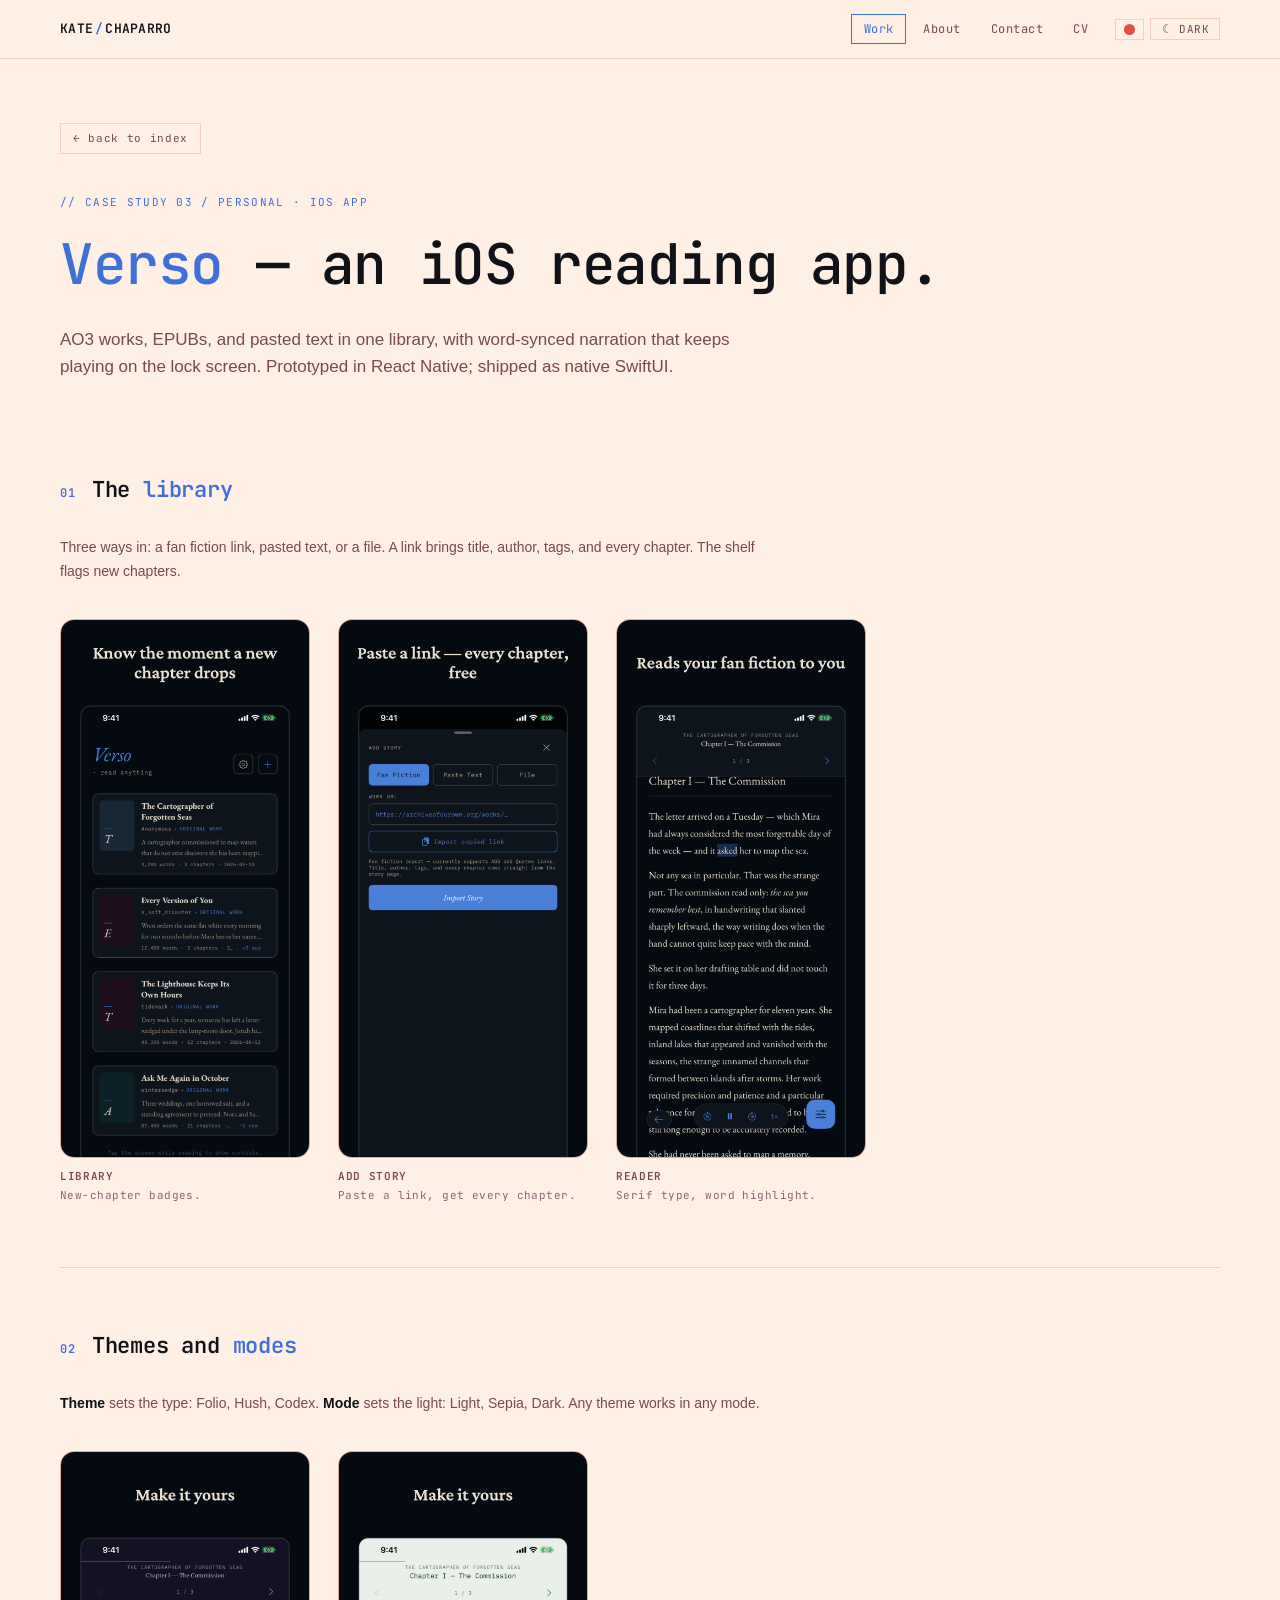
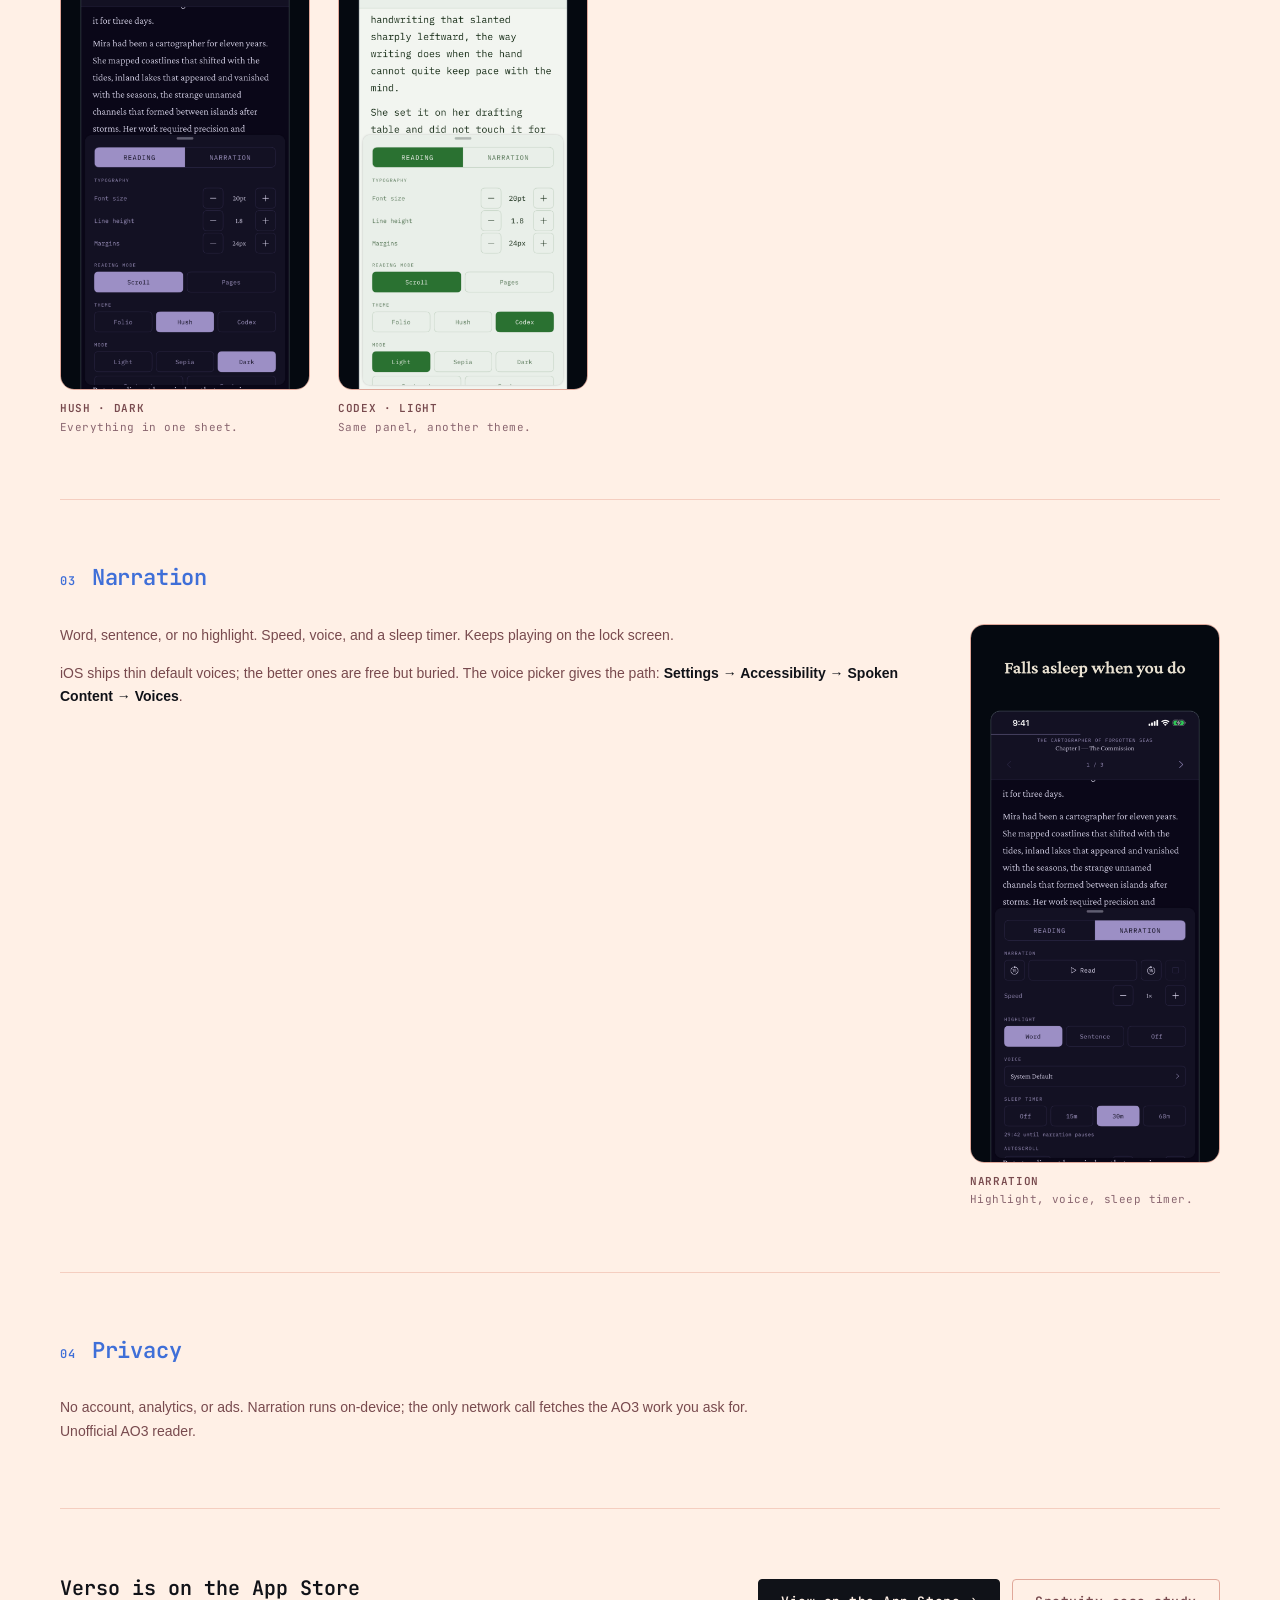
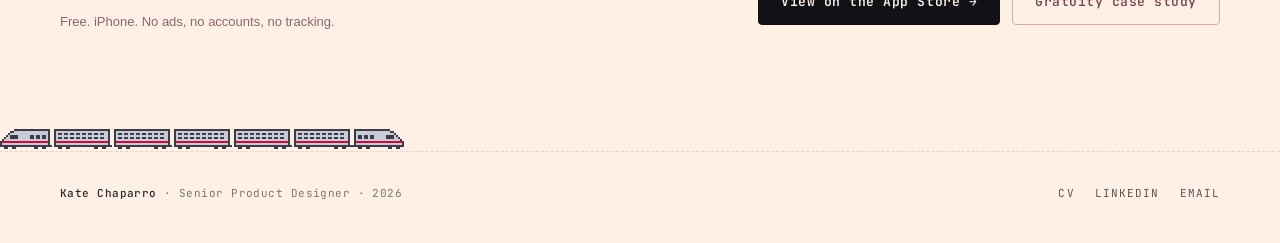
<file: verso.html>
<!DOCTYPE html>
<html lang="en">
<head>
<meta charset="UTF-8">
<meta name="viewport" content="width=device-width, initial-scale=1.0">
<title>Verso — Kate Chaparro</title>
<meta name="description" content="Verso, a reader for AO3 works and EPUBs with word-synced narration — started in Expo, rebuilt in SwiftUI when the narration outgrew the cross-platform layer.">
<link rel="icon" href="favicon.svg" type="image/svg+xml">
<link rel="canonical" href="https://kidkatie2.github.io/portfolio/verso.html">
<meta property="og:type" content="article">
<meta property="og:site_name" content="Kate Chaparro">
<meta property="og:title" content="Verso — an iOS reading app">
<meta property="og:description" content="A reader for AO3 works and EPUBs with word-synced narration. Built in SwiftUI for iPhone.">
<meta property="og:url" content="https://kidkatie2.github.io/portfolio/verso.html">
<meta property="og:image" content="https://kidkatie2.github.io/portfolio/images/og-card.png?v=2">
<meta property="og:image:width" content="1200">
<meta property="og:image:height" content="630">
<meta property="og:image:alt" content="Kate Chaparro — Senior Product Designer">
<meta name="twitter:card" content="summary_large_image">
<meta name="twitter:title" content="Verso — an iOS reading app">
<meta name="twitter:description" content="A reader for AO3 works and EPUBs with word-synced narration. Built in SwiftUI for iPhone.">
<meta name="twitter:image" content="https://kidkatie2.github.io/portfolio/images/og-card.png?v=2">
<link rel="preconnect" href="https://fonts.googleapis.com">
<link rel="preconnect" href="https://fonts.gstatic.com" crossorigin>
<link href="https://fonts.googleapis.com/css2?family=JetBrains+Mono:wght@400;500;600;700&display=swap" rel="stylesheet">
<link rel="stylesheet" href="assets/shell.css">
<link rel="stylesheet" href="assets/theme.css">
<script src="assets/theme.js"></script>
<style>
  /* ================================================================
     Verso case study — page-specific styles.
     Scoped accent override: the app's own blue.
     ================================================================ */
  :root {
    --accent: #3f6fd8;
    --accent-soft: #dbe4f8;
  }
  :root[data-theme="dark"] {
    --accent: #7aa2ff;
    --accent-soft: #1b2742;
  }

  .v-wrap { max-width: var(--max); margin: 0 auto; padding: 0 var(--gutter); }

  /* ---------- Section scaffolding ---------- */
  .v-section { border-top: 1px solid var(--rule); padding: 64px 0; }
  .v-section-head { display: flex; align-items: baseline; gap: 16px; margin-bottom: 32px; }
  .v-section-num { font-size: 12px; font-weight: 600; color: var(--accent); letter-spacing: 0.08em; flex-shrink: 0; }
  .v-section-head h2 { font-size: 22px; font-weight: 600; letter-spacing: -0.01em; line-height: 1.25; }
  .v-section-head h2 .accent { color: var(--accent); }
  .v-body { max-width: 720px; }
  .v-body p { color: var(--ink-2); margin-bottom: 18px; font-size: 14px; line-height: 1.7; }
  .v-body p:last-child { margin-bottom: 0; }
  .v-body strong { color: var(--ink); font-weight: 600; }
  .v-body em { color: var(--ink-2); }
  .v-body code {
    background: var(--surface); border: 1px solid var(--rule);
    padding: 1px 6px; border-radius: 3px; font-size: 13px; color: var(--ink);
  }

  /* ---------- Screenshots ---------- */
  .shots { display: flex; gap: 28px; flex-wrap: wrap; }
  .shot { flex: 1 1 200px; max-width: 250px; }
  .shot img {
    width: 100%; height: auto; display: block;
    border: 1px solid var(--rule-strong); border-radius: 14px; background: #10141c;
  }
  .shot figcaption { margin-top: 10px; font-size: 11px; line-height: 1.5; color: var(--ink-3); letter-spacing: 0.04em; }
  .shot figcaption strong {
    display: block; color: var(--ink-2); font-weight: 600;
    letter-spacing: 0.06em; text-transform: uppercase; margin-bottom: 2px;
  }

  /* ---------- Decision blocks ---------- */
  .decision { margin-top: 40px; display: grid; grid-template-columns: 1fr 250px; gap: 40px; align-items: start; }
  .decision:first-of-type { margin-top: 0; }
  /* Grid children default to min-width:auto, which makes this column grow to
     fit the widest child (the theme x mode table) instead of letting
     .v-table-scroll scroll. min-width:0 restores the scroll behaviour. */
  .decision-text { min-width: 0; }
  .decision-text h3 { font-size: 15px; font-weight: 600; margin-bottom: 12px; }
  .decision-text h3::before { content: '> '; color: var(--accent); }
  .decision-text p { color: var(--ink-2); font-size: 14px; line-height: 1.7; margin-bottom: 14px; }
  .decision-text p:last-child { margin-bottom: 0; }
  .decision-text strong { color: var(--ink); font-weight: 600; }
  .decision-text em { color: var(--ink-2); }

  /* ---------- The rewrite timeline ---------- */
  .arc { list-style: none; margin: 28px 0 0; max-width: 760px; }
  .arc li {
    display: grid; grid-template-columns: 92px 1fr; gap: 24px;
    padding: 18px 0; border-top: 1px solid var(--rule); align-items: start;
  }
  .arc li:last-child { border-bottom: 1px solid var(--rule); }
  .arc-stage {
    font-size: 10px; font-weight: 700; letter-spacing: 0.1em; text-transform: uppercase;
    color: var(--accent); padding-top: 2px;
  }
  .arc-body strong { display: block; color: var(--ink); font-weight: 600; font-size: 14px; margin-bottom: 5px; }
  .arc-body p { color: var(--ink-2); font-size: 13px; line-height: 1.65; }
  .arc-body code { background: var(--surface); border: 1px solid var(--rule); padding: 1px 5px; border-radius: 3px; font-size: 12px; color: var(--ink); }

  /* ---------- Matrix table ---------- */
  .v-table-scroll { overflow-x: auto; margin: 22px 0; }
  .v-table { border-collapse: collapse; font-size: 12px; min-width: 460px; }
  .v-table caption {
    text-align: left; font-size: 11px; letter-spacing: 0.06em; color: var(--ink-3);
    text-transform: uppercase; padding-bottom: 10px;
  }
  .v-table th, .v-table td { padding: 9px 14px; border: 1px solid var(--rule); text-align: center; }
  .v-table thead th { color: var(--ink-3); font-weight: 500; font-size: 10px; letter-spacing: 0.08em; text-transform: uppercase; }
  .v-table tbody th { text-align: left; color: var(--ink); font-weight: 600; }
  .v-table td { color: var(--ink-3); }
  .v-table .dot { color: var(--accent); font-weight: 700; }

  /* ---------- Spec list ---------- */
  .v-specs { list-style: none; border-top: 1px solid var(--rule); margin-top: 8px; }
  .v-specs li { display: flex; gap: 20px; padding: 12px 0; border-bottom: 1px solid var(--rule); font-size: 13px; align-items: baseline; }
  .v-specs .k { flex: 0 0 150px; color: var(--ink-3); letter-spacing: 0.05em; text-transform: uppercase; font-size: 11px; }
  .v-specs .v { color: var(--ink-2); }
  .v-specs .v strong { color: var(--ink); font-weight: 600; }

  /* ---------- CTA ---------- */
  .v-cta { border-top: 1px solid var(--rule); padding: 64px 0 72px; }
  .v-cta-inner { display: flex; align-items: center; justify-content: space-between; gap: 32px; flex-wrap: wrap; }
  .v-cta-text h2 { font-size: 20px; font-weight: 600; margin-bottom: 8px; }
  .v-cta-text p { font-size: 13px; color: var(--ink-3); }
  .v-cta-links { display: flex; gap: 12px; flex-wrap: wrap; }
  .v-btn {
    display: inline-flex; align-items: center; gap: 8px; padding: 12px 22px;
    font-size: 13px; font-weight: 600; letter-spacing: 0.04em;
    border: 1px solid var(--ink); border-radius: 4px;
    transition: background 0.15s, color 0.15s, border-color 0.15s;
  }
  .v-btn-primary { background: var(--ink); color: var(--bg); }
  .v-btn-primary:hover { background: var(--accent); border-color: var(--accent); color: #fff; }
  .v-btn-ghost { color: var(--ink-2); border-color: var(--rule-strong); }
  .v-btn-ghost:hover { color: var(--ink); border-color: var(--ink); }

  /* ---------- Responsive ---------- */
  @media (max-width: 900px) {
    .decision { grid-template-columns: 1fr; gap: 24px; }
    .decision .shot { max-width: 210px; }
  }
  @media (max-width: 620px) {
    .v-section { padding: 44px 0; }
    .v-section-head { flex-direction: column; gap: 6px; }
    .shots { gap: 18px; }
    .shot { flex-basis: 140px; }
    .arc li { grid-template-columns: 1fr; gap: 6px; }
    .v-specs li { flex-direction: column; gap: 3px; }
    .v-specs .k { flex-basis: auto; }
  }
</style>
<style>
  /* Footer follows the light theme */
  :root:not([data-theme="dark"]) footer:not(.sa-end),
  :root:not([data-theme="dark"]) .kc-shell-footer,
  :root:not([data-theme="dark"]) .kc-footer { background: transparent; color: rgba(16,18,24,0.55); border-top: 1px solid rgba(16,18,24,0.12); }
  :root:not([data-theme="dark"]) .footer-meta strong,
  :root:not([data-theme="dark"]) .kc-shell-footer-meta strong,
  :root:not([data-theme="dark"]) .kc-footer-meta strong { color: rgba(16,18,24,0.9); }
  :root:not([data-theme="dark"]) .footer-socials a,
  :root:not([data-theme="dark"]) .kc-shell-footer-socials a,
  :root:not([data-theme="dark"]) .kc-footer-socials a { color: rgba(16,18,24,0.7); }
  :root:not([data-theme="dark"]) .contact,
  :root:not([data-theme="dark"]) footer { --accent: #c2410c; }
  :root:not([data-theme="dark"]) .kc-contact,
  :root:not([data-theme="dark"]) .kc-shell-footer,
  :root:not([data-theme="dark"]) .kc-footer { --kc-accent: #c2410c; }
  :root[data-theme="dark"] .footer-meta strong,
  :root[data-theme="dark"] .kc-footer-meta strong,
  :root[data-theme="dark"] .kc-shell-footer-meta strong { color: #e8ecf5; }
  .nav-toggle-li { display: flex; align-items: center; margin-left: 10px; }
  .nav-toggle-li button { margin: 0; }
  @media (max-width: 560px) {
    .nav-toggle-li { margin-left: 2px; }
    .theme-toggle .label, .kc-theme-toggle .label { display: none; }
    .theme-toggle, .kc-theme-toggle { padding-left: 8px; padding-right: 8px; }
  }
</style>
</head>
<body>


<nav class="nav">
  <div class="nav-inner">
    <a class="nav-brand" href="index.html">KATE<span class="slash">/</span>CHAPARRO</a>
    <ul class="nav-links">
      <li><a href="index.html" class="is-active">Work</a></li>
      <li><a href="index.html#about-section">About</a></li>
      <li><a href="index.html#contact-section">Contact</a></li>
      <li><a href="cv.html">CV</a></li>
      <li class="nav-toggle-li"><button class="theme-toggle" data-theme-toggle aria-label="Toggle theme">
              <span class="icon">☾</span>
              <span class="label">DARK</span>
            </button></li>
    </ul>
  </div>
</nav>

<section class="case-page-hero">
  <a class="case-back" href="index.html">← back to index</a>
  <div class="case-eyebrow">Case Study 03 / Personal · iOS app</div>
  <h1><span class="accent">Verso</span> — an iOS reading app.</h1>
  <p class="case-lead">AO3 works, EPUBs, and pasted text in one library, with word-synced narration that keeps playing on the lock screen. Prototyped in React Native; shipped as native SwiftUI.</p>
</section>


<div class="v-wrap">

  <!-- ============================================================
       01 — The library
       ============================================================ -->
  <section class="v-section" style="border-top:none;">
    <div class="v-section-head">
      <span class="v-section-num">01</span>
      <h2>The <span class="accent">library</span></h2>
    </div>
    <div class="v-body">
      <p>Three ways in: a fan fiction link, pasted text, or a file. A link brings title, author, tags, and every chapter. The shelf flags new chapters.</p>
    </div>

    <div class="shots" style="margin-top:36px;">
      <figure class="shot">
        <img src="images/verso/library.png" alt="The Verso library: four story cards with title, author, summary, word count, and chapter count." loading="lazy" width="899" height="1946">
        <figcaption><strong>Library</strong>New-chapter badges.</figcaption>
      </figure>
      <figure class="shot">
        <img src="images/verso/add-story.png" alt="The Add Story sheet with Fan Fiction, Paste Text, and File tabs and a work URL field." loading="lazy" width="899" height="1946">
        <figcaption><strong>Add story</strong>Paste a link, get every chapter.</figcaption>
      </figure>
      <figure class="shot">
        <img src="images/verso/reader.png" alt="The Verso reader in dark mode, chapter one in serif type, with the spoken word highlighted." loading="lazy" width="899" height="1946">
        <figcaption><strong>Reader</strong>Serif type, word highlight.</figcaption>
      </figure>
    </div>
  </section>

  <!-- ============================================================
       02 — Typography
       ============================================================ -->
  <section class="v-section">
    <div class="v-section-head">
      <span class="v-section-num">02</span>
      <h2>Themes and <span class="accent">modes</span></h2>
    </div>
    <div class="v-body">
      <p><strong>Theme</strong> sets the type: Folio, Hush, Codex. <strong>Mode</strong> sets the light: Light, Sepia, Dark. Any theme works in any mode.</p>
    </div>
    <div class="shots" style="margin-top:36px;">
      <figure class="shot">
        <img src="images/verso/themes.png" alt="The reading panel in dark mode with the Hush theme selected: font size, line height, margins, reading mode, theme, and mode." loading="lazy" width="899" height="1946">
        <figcaption><strong>Hush · Dark</strong>Everything in one sheet.</figcaption>
      </figure>
      <figure class="shot">
        <img src="images/verso/themes-codex.png" alt="The reader in the Codex theme, light mode, with green accents and monospaced text." loading="lazy" width="899" height="1946">
        <figcaption><strong>Codex · Light</strong>Same panel, another theme.</figcaption>
      </figure>
    </div>
  </section>

  <!-- ============================================================
       03 — Narration
       ============================================================ -->
  <section class="v-section">
    <div class="v-section-head">
      <span class="v-section-num">03</span>
      <h2><span class="accent">Narration</span></h2>
    </div>
    <div class="decision" style="margin-top:0;">
      <div class="decision-text">
        <p>Word, sentence, or no highlight. Speed, voice, and a sleep timer. Keeps playing on the lock screen.</p>
        <p>iOS ships thin default voices; the better ones are free but buried. The voice picker gives the path: <strong>Settings → Accessibility → Spoken Content → Voices</strong>.</p>
      </div>
      <figure class="shot">
        <img src="images/verso/narration-panel.png" alt="The narration panel: play control, speed, highlight mode, voice, and sleep timer options." loading="lazy" width="899" height="1946">
        <figcaption><strong>Narration</strong>Highlight, voice, sleep timer.</figcaption>
      </figure>
    </div>
  </section>

  <!-- ============================================================
       04 — Privacy
       ============================================================ -->
  <section class="v-section">
    <div class="v-section-head">
      <span class="v-section-num">04</span>
      <h2><span class="accent">Privacy</span></h2>
    </div>
    <div class="v-body">
      <p>No account, analytics, or ads. Narration runs on-device; the only network call fetches the AO3 work you ask for. Unofficial AO3 reader.</p>
    </div>
  </section>

</div>

<div class="v-wrap">
  <section class="v-cta">
    <div class="v-cta-inner">
      <div class="v-cta-text">
        <h2>Verso is on the App Store</h2>
        <p>Free. iPhone. No ads, no accounts, no tracking.</p>
      </div>
      <div class="v-cta-links">
        <a class="v-btn v-btn-primary" href="https://apps.apple.com/app/verso-read-anything/id6799339483" target="_blank" rel="noopener">View on the App Store →</a>
        <a class="v-btn v-btn-ghost" href="gratuity.html">Gratuity case study</a>
      </div>
    </div>
  </section>
</div>

<footer>
  <div class="footer-inner">
    <div class="footer-meta">
      <strong>Kate Chaparro</strong> · Senior Product Designer · 2026
    </div>
    <div class="footer-socials">
      <a href="cv.html">CV</a>
      <a href="https://www.linkedin.com/in/katechaparro/" target="_blank" rel="noopener">LinkedIn</a>
      <a href="mailto:chaparrokate02@gmail.com">Email</a>
    </div>
  </div>
</footer>

<script>
  function updateTime() {
    const now = new Date();
    const opts = { timeZone: 'America/Los_Angeles', hour12: false, hour: '2-digit', minute: '2-digit', second: '2-digit' };
    const t = new Intl.DateTimeFormat('en-US', opts).format(now);
    const el = document.getElementById('status-time');
    if (el) el.textContent = t + ' PT';
  }
  updateTime();
  setInterval(updateTime, 1000);
</script>

<script src="assets/flair.js" defer></script>
<script data-goatcounter="https://tesoro.goatcounter.com/count" async src="https://gc.zgo.at/count.js"></script>
</body>
</html>
</file>
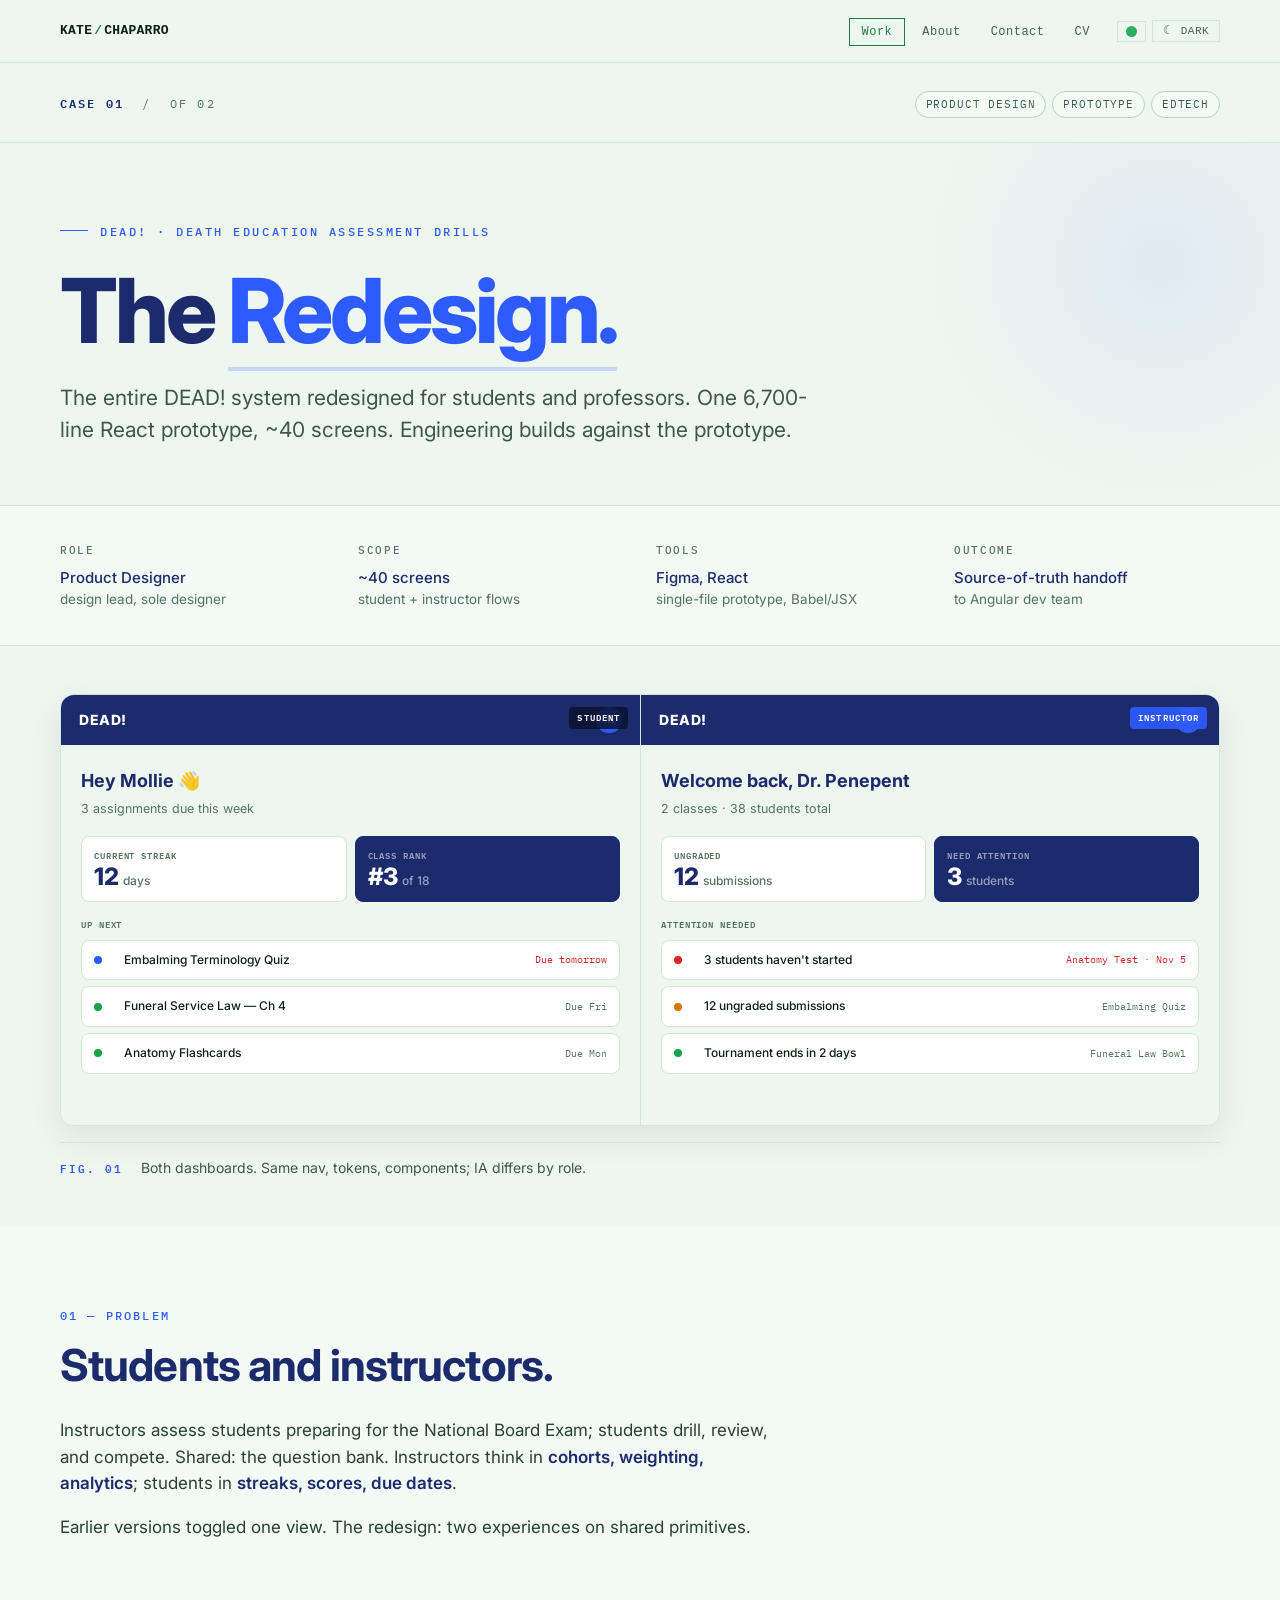
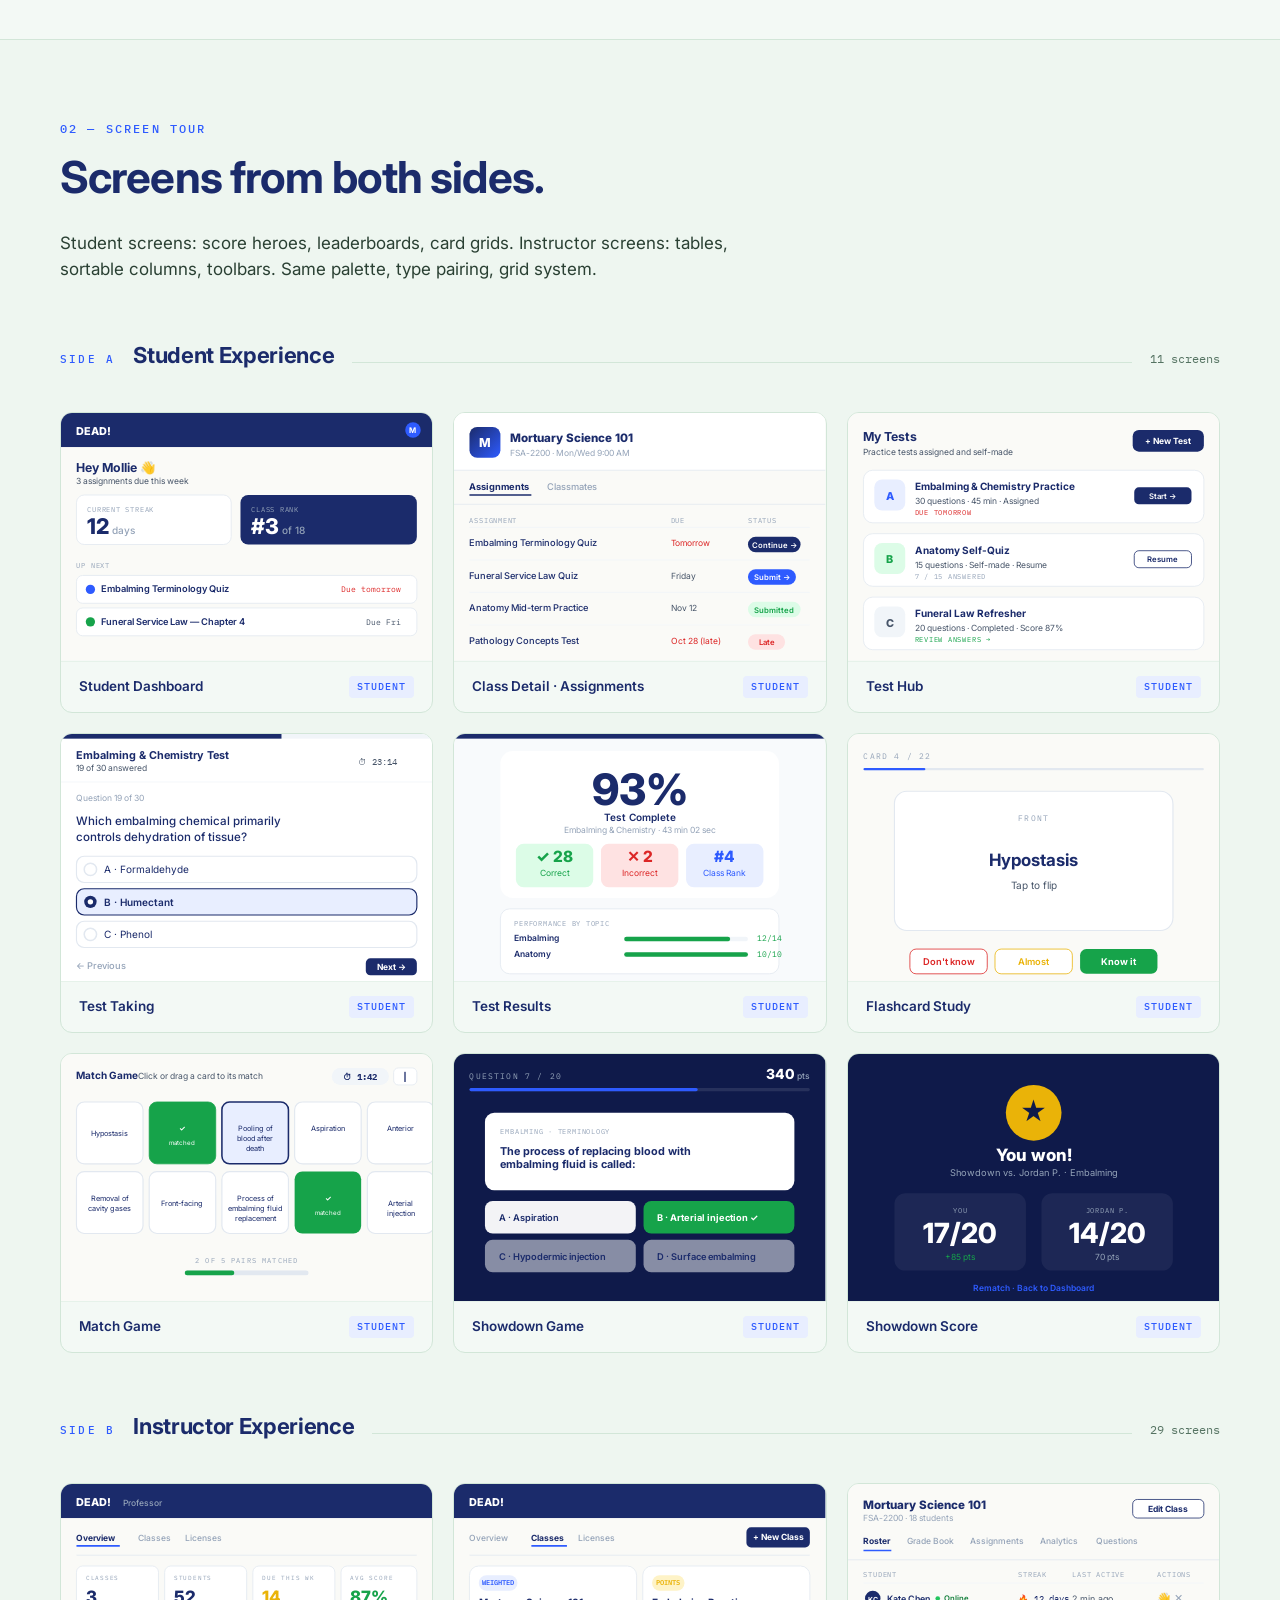
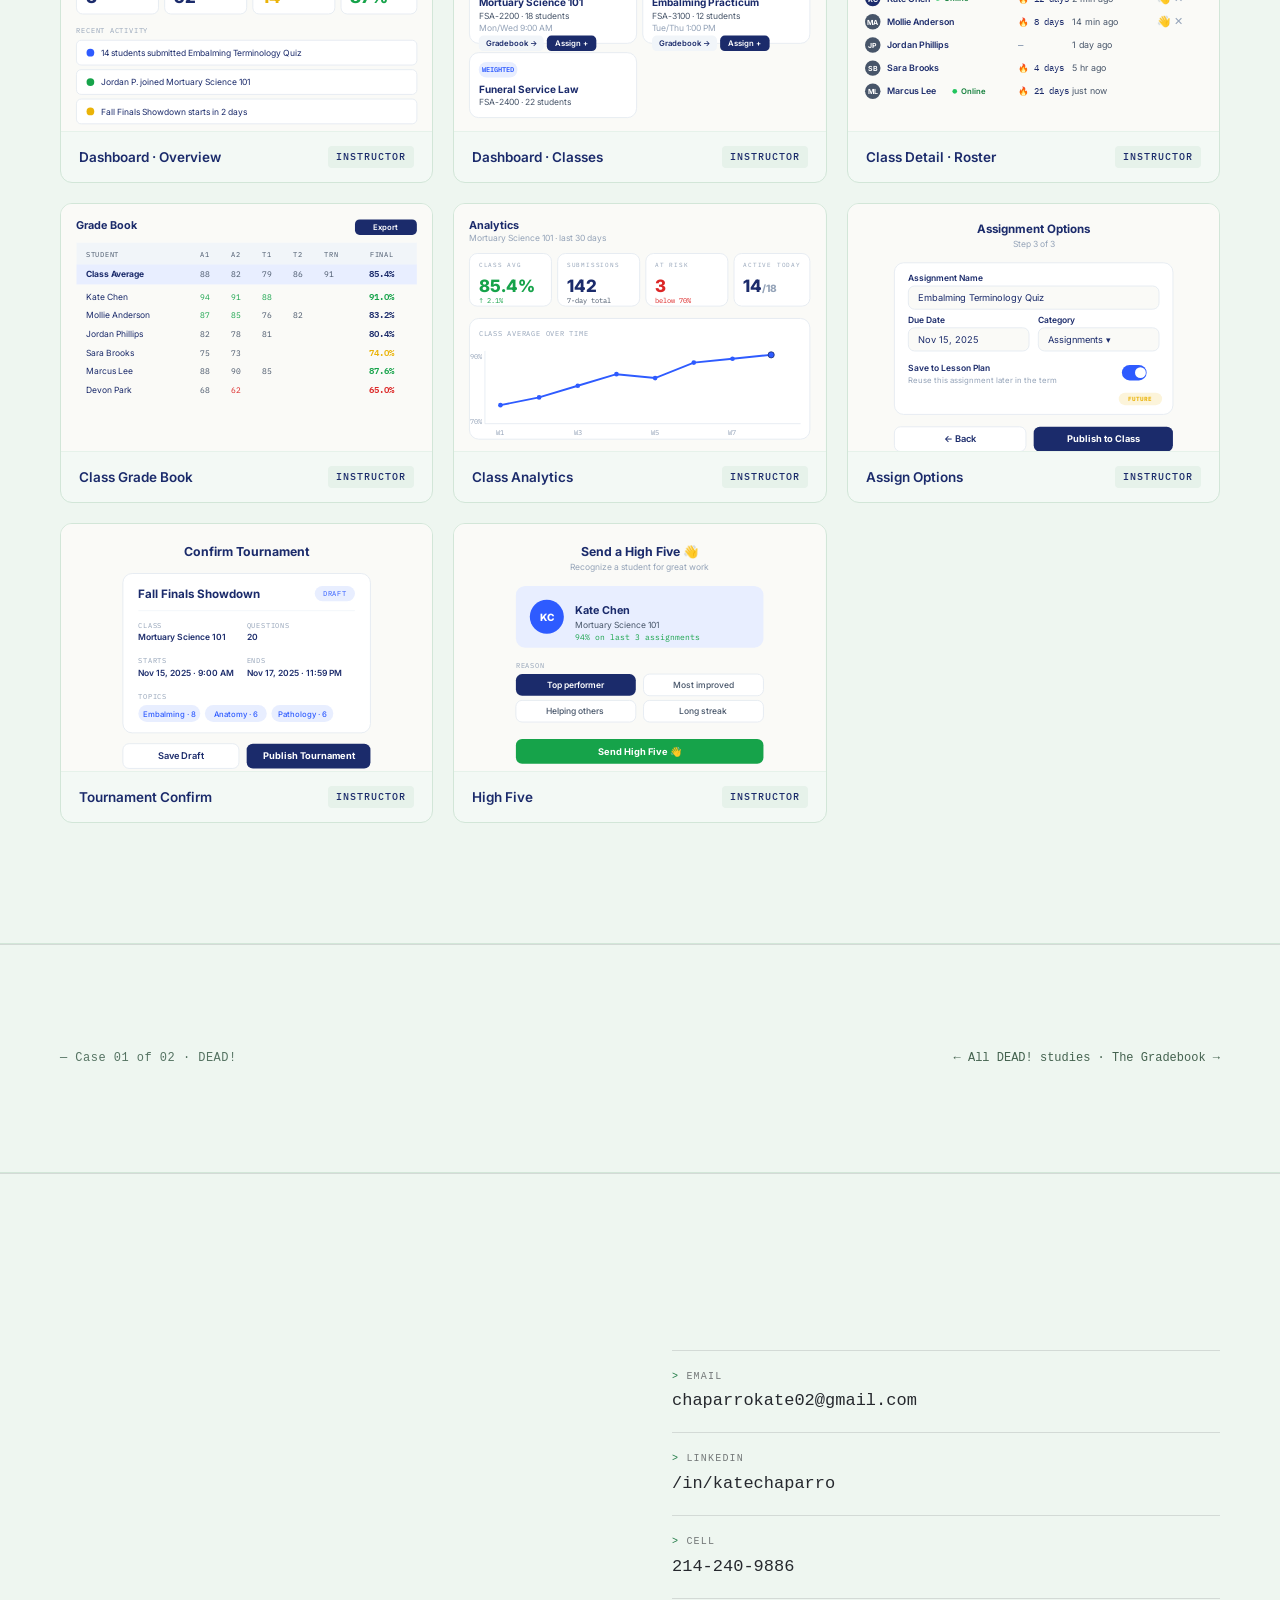
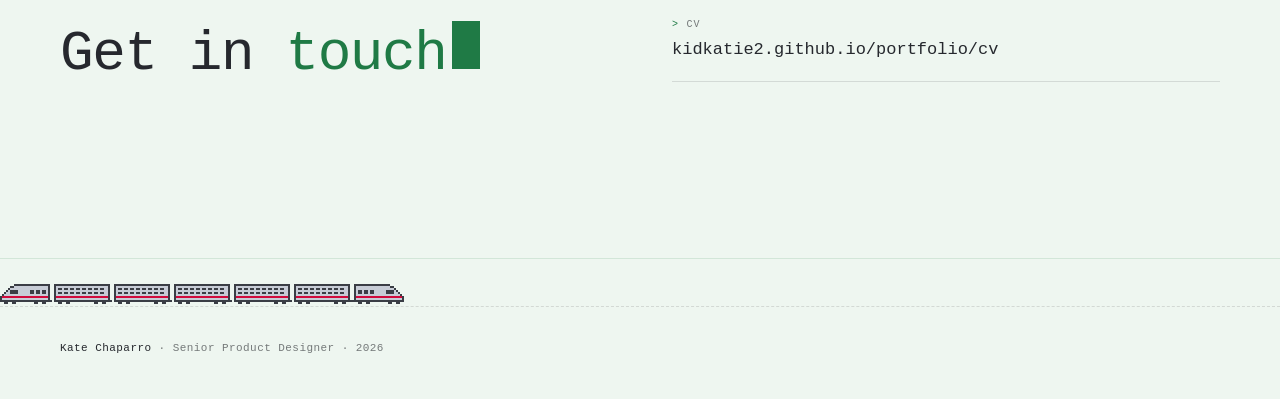
<file: dead/01-two-perspectives.html>
<!doctype html>
<html lang="en">
<head>
<meta charset="utf-8" />
<meta name="viewport" content="width=device-width,initial-scale=1" />
<title>DEAD! — The Redesign · Kate · Case Study</title>
<meta name="description" content="A DEAD! case study: the entire system redesigned for students and professors, shipped as one React prototype." />
<link rel="icon" href="../favicon.svg" type="image/svg+xml" />
<link rel="canonical" href="https://kidkatie2.github.io/portfolio/dead/01-two-perspectives.html" />
<meta property="og:type" content="article" />
<meta property="og:site_name" content="Kate Chaparro" />
<meta property="og:title" content="The Redesign — a DEAD! case study" />
<meta property="og:description" content="The entire system redesigned for students and professors, shipped as one React prototype." />
<meta property="og:url" content="https://kidkatie2.github.io/portfolio/dead/01-two-perspectives.html" />
<meta property="og:image" content="https://kidkatie2.github.io/portfolio/images/og-card.png?v=2" />
<meta property="og:image:width" content="1200" />
<meta property="og:image:height" content="630" />
<meta property="og:image:alt" content="Kate Chaparro — Senior Product Designer" />
<meta name="twitter:card" content="summary_large_image" />
<meta name="twitter:title" content="The Redesign — a DEAD! case study" />
<meta name="twitter:description" content="The entire system redesigned for students and professors, shipped as one React prototype." />
<meta name="twitter:image" content="https://kidkatie2.github.io/portfolio/images/og-card.png?v=2" />
<link rel="preconnect" href="https://fonts.googleapis.com" />
<link rel="preconnect" href="https://fonts.gstatic.com" crossorigin />
<link href="https://fonts.googleapis.com/css2?family=Inter:wght@400;500;600;700;800;900&family=IBM+Plex+Mono:wght@400;500;600&display=swap" rel="stylesheet" />
<style>
  :root { --edge: max(40px, calc((100% - 1240px) / 2 + 40px)); }
  @media (max-width: 900px) { :root { --edge: 28px; } }
  @media (max-width: 560px) { :root { --edge: 20px; } }
  section.kc-case-nav-section, section.kc-contact { padding-left: 0; padding-right: 0; }

  :root {
    --navy: #1B2B6B;
    --navy-fill: #1B2B6B;
    --navy-deep: #0F1A4A;
    --blue: #2E5BFF;
    --blue-pale: #E8EEFF;
    --ink: #0B1230;
    --gray-50: #F8FAFC;
    --gray-100: #F1F5F9;
    --gray-200: #E2E8F0;
    --gray-300: #CBD5E1;
    --gray-400: #64748B;
    --gray-500: #64748B;
    --gray-600: #475569;
    --gray-700: #334155;
    --green: #16A34A;
    --green-pale: #DCFCE7;
    --yellow: #EAB308;
    --yellow-pale: #FEF3C7;
    --red: #DC2626;
    --red-pale: #FEE2E2;
    --paper: #FAFAF7;
    --rule: #1B2B6B;
    --white: #fff;
  }
  * { box-sizing: border-box; }
  html, body { margin: 0; padding: 0; }
  body {
    font-family: 'Inter', -apple-system, sans-serif;
    background: var(--paper);
    color: var(--ink);
    font-size: 17px;
    line-height: 1.55;
    -webkit-font-smoothing: antialiased;
    text-rendering: optimizeLegibility;
  }
  .mono { font-family: 'IBM Plex Mono', monospace; }

  /* ── HEADER STRIP ───────────────────────────────── */
  .case-meta {
    border-bottom: 1px solid var(--gray-200);
    padding: 28px var(--edge) 24px;
    display: grid;
    grid-template-columns: auto 1fr auto;
    gap: 32px;
    align-items: baseline;
    background: var(--paper);
  }
  .case-num {
    font-family: 'IBM Plex Mono', monospace;
    font-size: 12px;
    letter-spacing: 0.18em;
    text-transform: uppercase;
    color: var(--gray-500);
  }
  .case-num strong { color: var(--navy); font-weight: 600; }
  .case-pills { display: flex; gap: 6px; flex-wrap: wrap; }
  .pill {
    font-family: 'IBM Plex Mono', monospace;
    font-size: 10.5px;
    letter-spacing: 0.08em;
    text-transform: uppercase;
    padding: 4px 10px;
    border: 1px solid var(--gray-300);
    border-radius: 999px;
    color: var(--gray-600);
    background: var(--gray-50);
  }

  /* ── HERO ───────────────────────────────── */
  .hero {
    padding: 80px var(--edge) 60px;
    border-bottom: 1px solid var(--gray-200);
    position: relative;
    overflow: hidden;
  }
  .hero::before {
    content: "";
    position: absolute;
    top: -120px; right: -120px;
    width: 480px; height: 480px;
    background: radial-gradient(circle, rgba(46,91,255,0.08) 0%, transparent 70%);
    pointer-events: none;
  }
  .eyebrow {
    font-family: 'IBM Plex Mono', monospace;
    font-size: 11.5px;
    letter-spacing: 0.22em;
    text-transform: uppercase;
    color: var(--blue);
    font-weight: 500;
    margin-bottom: 28px;
  }
  .eyebrow .dash {
    display: inline-block; width: 28px; height: 1px;
    background: var(--blue); vertical-align: middle;
    margin-right: 12px; transform: translateY(-2px);
  }
  h1.title {
    font-family: 'Inter', sans-serif;
    font-weight: 800;
    font-size: clamp(40px, 7vw, 92px);
    line-height: 0.96;
    letter-spacing: -0.035em;
    color: var(--navy);
    margin: 0 0 28px;
    max-width: 1100px;
  }
  h1.title em {
    font-style: normal;
    color: var(--blue);
    position: relative;
  }
  h1.title em::after {
    content: "";
    position: absolute; left: 0; right: 0; bottom: -6px;
    height: 4px;
    background: var(--blue);
    opacity: 0.2;
  }
  .deck {
    font-size: 21px;
    line-height: 1.5;
    color: var(--gray-600);
    max-width: 760px;
    font-weight: 400;
    margin: 0;
  }

  /* ── META GRID ───────────────────────────────── */
  /* ── Lede (bold scan-line under each h3) ───────────────────────────────── */
  .lede {
    display: block;
    font-size: 17px;
    font-weight: 500;
    color: var(--ink);
    margin-bottom: 8px;
    letter-spacing: -0.005em;
  }

  /* ── TL;DR ───────────────────────────────── */
  .tldr {
    padding: 28px var(--edge) 32px;
    border-bottom: 1px solid var(--gray-200);
    background: var(--paper);
  }
  .tldr-inner {
    border: 1px solid var(--gray-200);
    background: var(--gray-50);
    padding: 24px 32px;
    max-width: 880px;
    border-radius: 10px;
  }
  .tldr-label {
    font-family: 'IBM Plex Mono', monospace;
    font-size: 11px;
    letter-spacing: 0.16em;
    text-transform: uppercase;
    color: var(--blue);
    font-weight: 500;
    margin-bottom: 10px;
  }
  .tldr-label::before { content: '> '; color: var(--blue); }
  .tldr-content {
    font-size: 17px;
    line-height: 1.6;
    color: var(--gray-700);
    margin: 0;
    max-width: none;
  }

  .meta-grid {
    display: grid;
    grid-template-columns: repeat(4, 1fr);
    gap: 32px;
    padding: 36px var(--edge);
    border-bottom: 1px solid var(--gray-200);
    background: var(--gray-50);
  }
  .meta-grid > div { }
  .meta-label {
    font-family: 'IBM Plex Mono', monospace;
    font-size: 10.5px;
    letter-spacing: 0.16em;
    text-transform: uppercase;
    color: var(--gray-400);
    margin-bottom: 8px;
    font-weight: 500;
  }
  .meta-val {
    font-size: 15px;
    color: var(--navy);
    font-weight: 500;
    line-height: 1.4;
  }

  /* ── SECTIONS ───────────────────────────────── */
  section { padding: 80px var(--edge); border-bottom: 1px solid var(--gray-200); }
  section:nth-of-type(even) { background: var(--gray-50); }
  .section-num {
    font-family: 'IBM Plex Mono', monospace;
    font-size: 12px;
    letter-spacing: 0.18em;
    text-transform: uppercase;
    color: var(--blue);
    margin-bottom: 16px;
    font-weight: 500;
  }
  h2 {
    font-family: 'Inter', sans-serif;
    font-weight: 700;
    font-size: clamp(28px, 4vw, 44px);
    line-height: 1.08;
    letter-spacing: -0.02em;
    color: var(--navy);
    margin: 0 0 28px;
    max-width: 880px;
  }
  h3 {
    font-family: 'Inter', sans-serif;
    font-weight: 700;
    font-size: 21px;
    color: var(--navy);
    margin: 0 0 12px;
    letter-spacing: -0.01em;
  }
  p { max-width: 720px; margin: 0 0 18px; color: var(--gray-700); }
  p strong { color: var(--navy); font-weight: 600; }

  /* ── COMPARISON / SPLIT ───────────────────────────────── */
  .split {
    display: grid;
    grid-template-columns: 1fr 1fr;
    gap: 32px;
    margin: 32px 0;
  }
  .persona-card {
    background: var(--gray-50);
    border: 1px solid var(--gray-200);
    border-radius: 14px;
    padding: 28px;
    position: relative;
    overflow: hidden;
  }
  .persona-card.student { border-top: 4px solid var(--blue); }
  .persona-card.prof { border-top: 4px solid var(--navy); }
  .persona-tag {
    font-family: 'IBM Plex Mono', monospace;
    font-size: 10.5px;
    letter-spacing: 0.14em;
    text-transform: uppercase;
    color: var(--gray-500);
    margin-bottom: 10px;
  }
  .persona-name {
    font-size: 26px;
    font-weight: 700;
    color: var(--navy);
    letter-spacing: -0.015em;
    margin-bottom: 12px;
  }
  .persona-list { font-size: 14.5px; color: var(--gray-700); margin: 0; padding-left: 0; list-style: none; }
  .persona-list li {
    padding: 8px 0;
    border-bottom: 1px solid var(--gray-100);
    display: flex;
    gap: 10px;
    align-items: flex-start;
  }
  .persona-list li:last-child { border-bottom: none; }
  .persona-list li::before {
    content: "→";
    color: var(--blue);
    font-family: 'IBM Plex Mono', monospace;
    flex-shrink: 0;
  }

  /* ── SCREEN INVENTORY ───────────────────────────────── */
  .inventory {
    display: grid;
    grid-template-columns: 1fr 1fr;
    gap: 0;
    background: var(--gray-50);
    border: 1px solid var(--gray-200);
    border-radius: 14px;
    overflow: hidden;
    margin: 32px 0;
  }
  .inv-col { padding: 28px 32px; }
  .inv-col + .inv-col { border-left: 1px solid var(--gray-200); }
  .inv-head {
    font-family: 'IBM Plex Mono', monospace;
    font-size: 11px;
    letter-spacing: 0.16em;
    text-transform: uppercase;
    color: var(--gray-500);
    margin-bottom: 4px;
  }
  .inv-count {
    font-family: 'Inter', sans-serif;
    font-weight: 800;
    font-size: 56px;
    color: var(--navy);
    line-height: 1;
    letter-spacing: -0.03em;
    margin-bottom: 18px;
  }
  .inv-count .small { font-size: 18px; color: var(--gray-400); font-weight: 500; }
  .inv-list { list-style: none; padding: 0; margin: 0; font-size: 14px; }
  .inv-list li {
    padding: 6px 0;
    color: var(--gray-700);
    font-family: 'IBM Plex Mono', monospace;
    font-size: 12.5px;
    letter-spacing: 0.01em;
  }
  .inv-list li::before {
    content: "/";
    color: var(--gray-300);
    margin-right: 10px;
  }

  /* ── SCREEN GRID (mockup tiles) ───────────────────────────────── */
  .screens-grid {
    display: grid;
    grid-template-columns: repeat(auto-fit, minmax(280px, 1fr));
    gap: 20px;
    margin: 40px 0;
  }
  .screens-divider {
    margin: 56px 0 24px;
    display: flex;
    align-items: baseline;
    gap: 18px;
  }
  .screens-divider:first-of-type { margin-top: 32px; }
  .screens-divider .label {
    font-family: 'IBM Plex Mono', monospace;
    font-size: 11px;
    letter-spacing: 0.2em;
    text-transform: uppercase;
    color: var(--blue);
    font-weight: 500;
    flex-shrink: 0;
  }
  .screens-divider .heading {
    font-size: 22px;
    font-weight: 700;
    color: var(--navy);
    letter-spacing: -0.015em;
    flex-shrink: 0;
  }
  .screens-divider .rule {
    flex: 1;
    height: 1px;
    background: var(--gray-200);
  }
  .screens-divider .count {
    font-family: 'IBM Plex Mono', monospace;
    font-size: 12px;
    color: var(--gray-400);
    flex-shrink: 0;
  }
  .screen-tile {
    background: var(--gray-50);
    border: 1px solid var(--gray-200);
    border-radius: 12px;
    overflow: hidden;
    transition: transform 0.2s, box-shadow 0.2s;
  }
  .screen-tile:hover {
    transform: translateY(-3px);
    box-shadow: 0 12px 32px rgba(27,43,107,0.08);
  }
  .screen-tile svg { display: block; width: 100%; height: auto; }
  .screen-cap {
    padding: 14px 18px;
    border-top: 1px solid var(--gray-100);
    display: flex;
    justify-content: space-between;
    align-items: center;
    gap: 10px;
  }
  .screen-cap-name {
    font-size: 13.5px;
    font-weight: 600;
    color: var(--navy);
  }
  .screen-cap-tag {
    font-family: 'IBM Plex Mono', monospace;
    font-size: 10px;
    letter-spacing: 0.1em;
    text-transform: uppercase;
    padding: 3px 8px;
    border-radius: 4px;
    font-weight: 500;
  }
  .tag-student { background: var(--blue-pale); color: var(--blue); }
  .tag-prof { background: var(--gray-100); color: var(--navy); }

  /* ── TOKENS ───────────────────────────────── */
  .tokens-row {
    display: grid;
    grid-template-columns: repeat(8, 1fr);
    gap: 12px;
    margin: 28px 0;
  }
  .token {
    aspect-ratio: 1;
    border-radius: 10px;
    position: relative;
    overflow: hidden;
    border: 1px solid var(--gray-200);
  }
  .token-label {
    position: absolute;
    bottom: 0; left: 0; right: 0;
    background: rgba(255,255,255,0.96);
    padding: 6px 8px;
    font-family: 'IBM Plex Mono', monospace;
    font-size: 9.5px;
    color: var(--gray-700);
    letter-spacing: 0.04em;
  }

  /* ── DECISION CARDS ───────────────────────────────── */
  .decisions {
    display: grid;
    grid-template-columns: 1fr 1fr 1fr;
    gap: 20px;
    margin: 32px 0;
  }
  .decision {
    background: var(--gray-50);
    border: 1px solid var(--gray-200);
    border-radius: 12px;
    padding: 24px;
    position: relative;
  }
  .decision-num {
    font-family: 'IBM Plex Mono', monospace;
    font-size: 11px;
    letter-spacing: 0.14em;
    color: var(--gray-400);
    margin-bottom: 10px;
  }
  .decision h3 { font-size: 17px; margin-bottom: 8px; }
  .decision p { font-size: 14px; line-height: 1.55; margin: 0; max-width: none; }

  /* ── ANNOTATED PROTOTYPE ───────────────────────────────── */
  .annotated {
    background: var(--gray-50);
    border: 1px solid var(--gray-200);
    border-radius: 14px;
    padding: 32px;
    margin: 32px 0;
  }
  .annot-fig-label {
    font-family: 'IBM Plex Mono', monospace;
    font-size: 11px;
    letter-spacing: 0.16em;
    text-transform: uppercase;
    color: var(--gray-500);
    margin-bottom: 14px;
  }

  /* ── OUTCOMES ───────────────────────────────── */
  .outcomes {
    display: grid;
    grid-template-columns: repeat(4, 1fr);
    gap: 24px;
    margin: 32px 0;
  }
  .outcome {
    border-top: 1px solid var(--navy);
    padding-top: 18px;
  }
  .outcome-num {
    font-family: 'Inter', sans-serif;
    font-weight: 800;
    font-size: 52px;
    line-height: 1;
    color: var(--navy);
    letter-spacing: -0.025em;
    margin-bottom: 6px;
  }
  .outcome-num .unit { font-size: 22px; color: var(--gray-400); font-weight: 500; }
  .outcome-label { font-size: 13.5px; color: var(--gray-600); line-height: 1.4; }

  /* ── FOOTER ───────────────────────────────── */
  .case-footer {
    padding: 56px var(--edge) 80px;
    background: var(--navy-fill);
    color: white;
  }
  .case-footer .nav-row {
    display: flex;
    justify-content: space-between;
    align-items: center;
    border-top: 1px solid rgba(255,255,255,0.15);
    padding-top: 24px;
  }
  .case-footer a {
    color: white;
    text-decoration: none;
    font-family: 'IBM Plex Mono', monospace;
    font-size: 12px;
    letter-spacing: 0.12em;
    text-transform: uppercase;
    transition: opacity 0.2s;
  }
  .case-footer a:hover { opacity: 0.7; }
  .case-footer .next-up {
    font-size: 28px;
    font-weight: 700;
    color: white;
    letter-spacing: -0.015em;
    margin-bottom: 8px;
  }
  .case-footer .next-meta {
    font-family: 'IBM Plex Mono', monospace;
    font-size: 11px;
    letter-spacing: 0.14em;
    text-transform: uppercase;
    color: rgba(255,255,255,0.6);
    margin-bottom: 28px;
  }

  /* ── RESPONSIVE ───────────────────────────────── */
  @media (max-width: 880px) {
    .case-meta { grid-template-columns: 1fr; gap: 16px; padding: 20px var(--edge); }
    .meta-grid { grid-template-columns: 1fr 1fr; gap: 24px; padding: 28px var(--edge); }
    section { padding: 56px var(--edge); }
    body > .p1-figure { padding: 0 var(--edge); }
    .hero { padding: 56px var(--edge) 44px; }
    .split { grid-template-columns: 1fr; }
    .inventory { grid-template-columns: 1fr; }
    .inv-col + .inv-col { border-left: none; border-top: 1px solid var(--gray-200); }
    .decisions { grid-template-columns: 1fr; }
    .outcomes { grid-template-columns: 1fr 1fr; }
    .tokens-row { grid-template-columns: repeat(4, 1fr); }
    .case-footer { padding: 40px var(--edge) 60px; }
  }
  @media (max-width: 480px) {
    .case-meta { padding: 18px var(--edge); }
    .meta-grid { grid-template-columns: 1fr; gap: 18px; padding: 24px var(--edge); }
    section { padding: 44px var(--edge); }
    body > .p1-figure { padding: 0 var(--edge); }
    .hero { padding: 44px var(--edge) 36px; }
    h1.title { font-size: 38px; line-height: 1.0; }
    .deck { font-size: 17px; }
    h2 { font-size: 26px; }
    h3 { font-size: 18px; }
    .screens-divider { gap: 12px; flex-wrap: wrap; margin: 40px 0 16px; }
    .screens-divider .heading { font-size: 18px; }
    .screens-divider .rule { display: none; }
    .outcomes { grid-template-columns: 1fr; gap: 20px; }
    .tokens-row { grid-template-columns: repeat(3, 1fr); gap: 8px; }
    .annotated { padding: 20px 16px; }
    .persona-card { padding: 20px; }
    .decision { padding: 20px; }
    .screen-tile svg { min-height: 180px; }
    .screens-grid { grid-template-columns: 1fr; gap: 16px; }
    .case-footer .next-up { font-size: 22px; }
    .case-footer { padding: 32px var(--edge) 48px; }
  }

  /* ============================================================
     PAGE 01 HERO FIGURES — designed mockups
     ============================================================ */
  .p1-figure { margin: 48px 0; }
  body > .p1-figure { padding: 0 var(--edge); }
  .p1-figure-frame {
    background: var(--paper);
    border: 1px solid var(--gray-200);
    border-radius: 14px;
    overflow: hidden;
    box-shadow: 0 12px 32px rgba(11, 18, 48, 0.08);
  }
  .p1-figure-caption {
    margin-top: 16px;
    padding-top: 14px;
    border-top: 1px solid var(--gray-200);
    display: flex;
    gap: 18px;
    align-items: baseline;
  }
  .p1-figure-caption .num {
    font-family: 'IBM Plex Mono', monospace;
    font-size: 11px;
    letter-spacing: 0.18em;
    text-transform: uppercase;
    color: var(--blue);
    font-weight: 600;
    flex-shrink: 0;
    white-space: nowrap;
  }
  .p1-figure-caption .text { font-size: 14px; line-height: 1.6; color: var(--gray-600); }
  .p1-figure-caption .text strong { color: var(--ink); font-weight: 600; }

  /* Two-up split for side-by-side dashboards */
  .p1-twoup {
    display: grid;
    grid-template-columns: 1fr 1fr;
    background: var(--gray-100);
  }
  .p1-twoup-side {
    background: var(--white);
    padding: 0;
    overflow: hidden;
    position: relative;
  }
  .p1-twoup-side + .p1-twoup-side { border-left: 1px solid var(--gray-200); }
  .p1-side-tag {
    position: absolute;
    top: 12px; right: 12px;
    font-family: 'IBM Plex Mono', monospace;
    font-size: 9px;
    letter-spacing: 0.12em;
    text-transform: uppercase;
    background: rgba(11, 18, 48, 0.85);
    color: #fff;
    padding: 4px 8px;
    border-radius: 4px;
    z-index: 5;
    font-weight: 600;
  }
  .p1-side-tag.instructor { background: rgba(46, 91, 255, 0.92); }

  /* Mini app shell shared between student/instructor mockups */
  .p1-app-nav {
    background: var(--navy-fill);
    padding: 12px 18px;
    display: flex;
    align-items: center;
    justify-content: space-between;
  }
  .p1-app-brand {
    color: #fff;
    font-family: 'Inter', sans-serif;
    font-weight: 800;
    font-size: 14px;
    letter-spacing: 0.04em;
  }
  .p1-app-avatar {
    width: 26px; height: 26px;
    border-radius: 50%;
    background: var(--blue);
    color: #fff;
    display: inline-flex;
    align-items: center;
    justify-content: center;
    font-size: 11px;
    font-weight: 700;
    font-family: 'Inter', sans-serif;
  }
  .p1-app-body {
    padding: 22px 20px;
    background: var(--paper);
    min-height: 380px;
  }
  .p1-app-body h4 {
    font-family: 'Inter', sans-serif;
    font-size: 18px;
    font-weight: 700;
    color: var(--navy);
    margin: 0 0 4px;
  }
  .p1-app-body .sub {
    font-size: 12.5px;
    color: var(--gray-500);
    margin-bottom: 18px;
  }

  /* Stat cards (used in both dashboards) */
  .p1-stats { display: grid; grid-template-columns: 1fr 1fr; gap: 8px; margin-bottom: 16px; }
  .p1-stat {
    background: var(--white);
    border: 1px solid var(--gray-200);
    border-radius: 8px;
    padding: 12px;
  }
  .p1-stat.dark {
    background: var(--navy-fill);
    border-color: var(--navy-fill);
    color: #fff;
  }
  .p1-stat-label {
    font-family: 'IBM Plex Mono', monospace;
    font-size: 9px;
    letter-spacing: 0.1em;
    text-transform: uppercase;
    color: var(--gray-400);
    font-weight: 600;
  }
  .p1-stat.dark .p1-stat-label { color: rgba(255,255,255,0.55); }
  .p1-stat-value {
    font-family: 'Inter', sans-serif;
    font-size: 24px;
    font-weight: 800;
    color: var(--navy);
    margin-top: 2px;
    line-height: 1;
  }
  .p1-stat.dark .p1-stat-value { color: #fff; }
  .p1-stat-value .unit {
    font-size: 12px;
    font-weight: 500;
    color: var(--gray-400);
    margin-left: 4px;
  }
  .p1-stat.dark .p1-stat-value .unit { color: rgba(255,255,255,0.55); }

  /* List items (Up Next / Attention) */
  .p1-list-label {
    font-family: 'IBM Plex Mono', monospace;
    font-size: 9px;
    letter-spacing: 0.1em;
    text-transform: uppercase;
    color: var(--gray-400);
    font-weight: 600;
    margin-bottom: 8px;
  }
  .p1-list-row {
    display: flex;
    align-items: center;
    gap: 12px;
    background: var(--white);
    border: 1px solid var(--gray-200);
    border-radius: 8px;
    padding: 10px 12px;
    margin-bottom: 6px;
    font-size: 12px;
    color: var(--ink);
    font-family: 'Inter', sans-serif;
  }
  .p1-list-dot {
    width: 8px; height: 8px;
    border-radius: 50%;
    background: var(--blue);
    margin-right: 10px;
    flex-shrink: 0;
  }
  .p1-list-dot.red { background: #DC2626; }
  .p1-list-dot.green { background: #16A34A; }
  .p1-list-dot.amber { background: #d97706; }
  .p1-list-row .name { flex: 1; font-weight: 500; }
  .p1-list-row .meta {
    font-family: 'IBM Plex Mono', monospace;
    font-size: 10px;
    color: var(--gray-500);
  }
  .p1-list-row .meta.urgent { color: #DC2626; }

  /* Component-reuse two-up (Fig 02) */
  .p1-component-grid {
    display: grid;
    grid-template-columns: 1fr 1fr;
    gap: 24px;
    padding: 36px;
    background: linear-gradient(180deg, #f8fafc 0%, #f1f5f9 100%);
  }
  .p1-component-shell {
    background: var(--white);
    border: 1px solid var(--gray-200);
    border-radius: 12px;
    padding: 22px;
    position: relative;
  }
  .p1-component-tag {
    position: absolute;
    top: -10px;
    left: 16px;
    font-family: 'IBM Plex Mono', monospace;
    font-size: 9px;
    letter-spacing: 0.12em;
    text-transform: uppercase;
    background: var(--navy-fill);
    color: #fff;
    padding: 4px 9px;
    border-radius: 4px;
    font-weight: 700;
  }
  .p1-component-tag.alt { background: var(--blue); }
  .p1-comp-context {
    font-family: 'IBM Plex Mono', monospace;
    font-size: 10px;
    letter-spacing: 0.08em;
    text-transform: uppercase;
    color: var(--gray-400);
    margin-bottom: 10px;
    font-weight: 600;
  }
  .p1-assign-card {
    background: var(--paper);
    border: 1px solid var(--gray-200);
    border-radius: 10px;
    padding: 14px;
  }
  .p1-assign-card .card-title {
    font-family: 'Inter', sans-serif;
    font-size: 14px;
    font-weight: 700;
    color: var(--navy);
    margin: 0 0 4px;
  }
  .p1-assign-card .card-class {
    font-size: 12px;
    color: var(--gray-500);
    margin-bottom: 12px;
  }
  .p1-assign-card .card-meta {
    display: flex;
    justify-content: space-between;
    align-items: center;
    margin-bottom: 12px;
  }
  .p1-assign-card .card-meta-pill {
    background: var(--blue-pale);
    color: var(--navy);
    padding: 3px 9px;
    border-radius: 12px;
    font-family: 'IBM Plex Mono', monospace;
    font-size: 10px;
    font-weight: 600;
    letter-spacing: 0.05em;
  }
  .p1-assign-card .card-meta-pill.urgent { background: #fee2e2; color: #991b1b; }
  .p1-assign-card .card-meta-pill.amber { background: #fef3c7; color: #92400e; }
  .p1-assign-card .card-action {
    width: 100%;
    padding: 9px;
    background: var(--navy-fill);
    color: #fff;
    border: none;
    border-radius: 7px;
    font-family: 'Inter', sans-serif;
    font-size: 12.5px;
    font-weight: 600;
    cursor: pointer;
    text-align: center;
  }
  .p1-assign-card .card-action.outline {
    background: transparent;
    color: var(--navy);
    border: 1px solid var(--gray-200);
  }
  .p1-component-callout {
    margin-top: 18px;
    padding: 12px 14px;
    background: #fffbeb;
    border-left: 3px solid #d97706;
    border-radius: 4px;
    font-size: 12px;
    color: #713f12;
    line-height: 1.55;
  }
  .p1-component-callout strong { color: #713f12; }

  /* Dev toolbar + changelog mockup (Fig 03) */
  .p1-tools {
    display: grid;
    grid-template-columns: 1.4fr 1fr;
    gap: 0;
    background: #1a1d28;
    min-height: 480px;
    position: relative;
  }
  .p1-tools-app {
    background: var(--paper);
    padding: 24px 22px;
    overflow: hidden;
  }
  .p1-tools-app-faded {
    opacity: 0.55;
  }
  .p1-tools-app-header {
    background: var(--navy-fill);
    margin: -24px -22px 16px;
    padding: 12px 22px;
    color: #fff;
    font-family: 'Inter', sans-serif;
    font-weight: 700;
    font-size: 13px;
  }
  .p1-tools-fakeline {
    height: 12px;
    background: var(--gray-200);
    border-radius: 4px;
    margin-bottom: 10px;
  }
  .p1-tools-fakeline.short { width: 70%; }
  .p1-tools-fakeline.shorter { width: 45%; }
  .p1-tools-card {
    background: var(--white);
    border: 1px solid var(--gray-200);
    border-radius: 8px;
    padding: 14px;
    margin-top: 14px;
  }
  .p1-tools-card .row {
    display: flex; justify-content: space-between;
    margin-bottom: 8px;
  }
  .p1-tools-card-label {
    font-family: 'IBM Plex Mono', monospace;
    font-size: 9px;
    letter-spacing: 0.1em;
    text-transform: uppercase;
    color: var(--gray-400);
    font-weight: 600;
  }

  /* Dev toolbar floating panel */
  .p1-devtoolbar {
    position: absolute;
    bottom: 18px;
    right: 18px;
    background: #0f1117;
    border: 1px solid #2a2f3d;
    border-radius: 10px;
    padding: 14px;
    width: 230px;
    box-shadow: 0 8px 32px rgba(0,0,0,0.4);
    font-family: 'IBM Plex Mono', monospace;
    z-index: 10;
  }
  .p1-devtoolbar-title {
    color: #6a7088;
    font-size: 9px;
    letter-spacing: 0.12em;
    text-transform: uppercase;
    margin-bottom: 10px;
  }
  .p1-devtoolbar-section {
    margin-bottom: 12px;
  }
  .p1-devtoolbar-sublabel {
    color: #4a4f5d;
    font-size: 9px;
    text-transform: uppercase;
    letter-spacing: 0.08em;
    margin-bottom: 6px;
  }
  .p1-devtoolbar-states {
    display: flex; gap: 4px;
  }
  .p1-devtoolbar-state {
    flex: 1;
    padding: 5px 0;
    border: 1px solid #2a2f3d;
    border-radius: 5px;
    background: transparent;
    color: #6a7088;
    font-size: 10px;
    text-align: center;
    font-weight: 500;
  }
  .p1-devtoolbar-state.active {
    background: var(--navy-fill);
    color: #fff;
    border-color: var(--navy);
    font-weight: 700;
  }
  .p1-devtoolbar-select {
    width: 100%;
    background: #1a1d28;
    border: 1px solid #2a2f3d;
    border-radius: 5px;
    padding: 6px 8px;
    color: #c8d4ec;
    font-family: 'IBM Plex Mono', monospace;
    font-size: 11px;
  }
  .p1-devtoolbar-screen {
    color: #6a7088;
    font-size: 9px;
    margin-top: 8px;
    padding-top: 8px;
    border-top: 1px solid #2a2f3d;
  }

  /* Changelog drawer */
  .p1-changelog {
    background: var(--white);
    border-left: 1px solid var(--gray-200);
    padding: 22px 18px;
    overflow-y: auto;
  }
  .p1-changelog-header {
    font-family: 'Inter', sans-serif;
    font-size: 13px;
    font-weight: 700;
    color: var(--navy);
    margin: 0 0 4px;
    display: flex;
    align-items: center;
    justify-content: space-between;
  }
  .p1-changelog-count {
    background: var(--blue-pale);
    color: var(--navy);
    padding: 2px 7px;
    border-radius: 10px;
    font-size: 10px;
    font-family: 'IBM Plex Mono', monospace;
    font-weight: 700;
  }
  .p1-changelog-sub {
    font-size: 11px;
    color: var(--gray-500);
    margin-bottom: 16px;
  }
  .p1-changelog-entry {
    border-top: 1px solid var(--gray-100);
    padding: 12px 0;
    font-size: 12px;
  }
  .p1-changelog-entry:first-of-type { border-top: none; padding-top: 4px; }
  .p1-changelog-tag {
    display: inline-block;
    font-family: 'IBM Plex Mono', monospace;
    font-size: 9px;
    letter-spacing: 0.08em;
    text-transform: uppercase;
    padding: 2px 7px;
    border-radius: 3px;
    font-weight: 700;
    margin-right: 6px;
    vertical-align: middle;
  }
  .p1-changelog-tag.student { background: #dcfce7; color: #166534; }
  .p1-changelog-tag.prof { background: var(--blue-pale); color: var(--navy); }
  .p1-changelog-entry .ttl {
    font-family: 'Inter', sans-serif;
    font-weight: 700;
    color: var(--navy);
    margin: 6px 0 2px;
    font-size: 12.5px;
  }
  .p1-changelog-entry .desc {
    color: var(--gray-600);
    font-size: 11.5px;
    line-height: 1.5;
  }

  /* IA diagram (Fig 04) */
  .p1-ia {
    padding: 56px 32px;
    background: linear-gradient(180deg, #fafbfc 0%, #f1f5f9 100%);
    font-family: 'IBM Plex Mono', monospace;
  }
  .p1-ia-tree {
    max-width: 760px;
    margin: 0 auto;
    text-align: center;
  }
  .p1-ia-root {
    display: inline-block;
    background: var(--navy-fill);
    color: #fff;
    padding: 12px 24px;
    border-radius: 10px;
    font-family: 'Inter', sans-serif;
    font-size: 14px;
    font-weight: 700;
    margin-bottom: 8px;
    position: relative;
  }
  .p1-ia-root .sub {
    display: block;
    font-family: 'IBM Plex Mono', monospace;
    font-size: 9px;
    letter-spacing: 0.12em;
    text-transform: uppercase;
    color: rgba(255,255,255,0.55);
    margin-top: 2px;
    font-weight: 500;
  }
  .p1-ia-connector {
    width: 2px;
    height: 30px;
    background: var(--gray-300, #cbd5e0);
    margin: 0 auto;
  }
  .p1-ia-split {
    width: 60%;
    height: 2px;
    background: var(--gray-300, #cbd5e0);
    margin: 0 auto;
    position: relative;
  }
  .p1-ia-branches {
    display: grid;
    grid-template-columns: 1fr 1fr;
    gap: 24px;
    margin-top: 28px;
  }
  .p1-ia-branch {
    background: var(--white);
    border: 1px solid var(--gray-200);
    border-radius: 10px;
    padding: 18px;
    text-align: left;
  }
  .p1-ia-branch.student { border-top: 3px solid #16A34A; }
  .p1-ia-branch.prof { border-top: 3px solid var(--blue); }
  .p1-ia-branch-label {
    font-family: 'IBM Plex Mono', monospace;
    font-size: 10px;
    letter-spacing: 0.12em;
    text-transform: uppercase;
    color: var(--gray-500);
    font-weight: 700;
    margin-bottom: 4px;
  }
  .p1-ia-branch-title {
    font-family: 'Inter', sans-serif;
    font-size: 16px;
    font-weight: 700;
    color: var(--navy);
    margin-bottom: 14px;
  }
  .p1-ia-branch-list {
    list-style: none;
    padding: 0;
    margin: 0;
  }
  .p1-ia-branch-list li {
    padding: 7px 0 7px 16px;
    border-left: 2px solid var(--gray-200);
    font-size: 12.5px;
    color: var(--ink);
    font-family: 'Inter', sans-serif;
    margin-bottom: 2px;
  }
  .p1-ia-branch.student .p1-ia-branch-list li { border-left-color: #16A34A; }
  .p1-ia-branch.prof .p1-ia-branch-list li { border-left-color: var(--blue); }
  .p1-ia-shared {
    margin-top: 28px;
    padding: 14px 18px;
    background: var(--white);
    border: 1px dashed var(--gray-300, #cbd5e0);
    border-radius: 8px;
    font-family: 'IBM Plex Mono', monospace;
    font-size: 11px;
    color: var(--gray-600);
    text-align: center;
  }
  .p1-ia-shared strong { color: var(--navy); }

  @media (max-width: 720px) {
    .p1-twoup { grid-template-columns: 1fr; }
    .p1-twoup-side + .p1-twoup-side { border-left: none; border-top: 1px solid var(--gray-200); }
    .p1-component-grid { grid-template-columns: 1fr; padding: 24px; }
    .p1-tools { grid-template-columns: 1fr; min-height: auto; }
    .p1-changelog { border-left: none; border-top: 1px solid var(--gray-200); }
    .p1-devtoolbar { position: static; width: auto; margin: 14px; }
    .p1-ia-branches { grid-template-columns: 1fr; }
  }
</style>

<style>
/* ============ PORTFOLIO SHELL CHROME — kc- prefixed to avoid collisions ============ */
:root {
  --kc-bg: #fff0e6;
  --kc-surface: #ffe2d4;
  --kc-ink: #101218;
  --kc-ink-2: #784a4e;
  --kc-ink-3: #8a6670;
  --kc-accent: #dd5045;
  --kc-status: #5a7a3e;
  --kc-rule: #f5cec0;
  --kc-rule-strong: #e0a89a;
  --kc-mono: 'JetBrains Mono', 'SF Mono', monospace;
}
@keyframes kc-pulse { 0%,100% { opacity: 1; } 50% { opacity: 0.55; } }
@keyframes kc-blink { 0%,50% { opacity: 1; } 51%,100% { opacity: 0; } }

.kc-statusbar {
  background: var(--kc-bg);
  border-bottom: 1px solid var(--kc-rule);
  font-family: var(--kc-mono);
}
.kc-statusbar-inner {
  max-width: 1240px; margin: 0 auto; padding: 10px 40px;
  display: flex; align-items: center; justify-content: space-between; gap: 24px;
  font-size: 11px; letter-spacing: 0.04em;
}
.kc-status-left { display: flex; gap: 24px; align-items: center; color: var(--kc-ink-3); }
.kc-status-dot { display: inline-flex; align-items: center; gap: 6px; color: var(--kc-ink-2); }
.kc-status-dot::before {
  content: ''; width: 7px; height: 7px; border-radius: 50%;
  background: var(--kc-status); box-shadow: 0 0 6px rgba(90,122,62,0.5);
  animation: kc-pulse 2.4s ease-in-out infinite;
}
.kc-status-time { color: var(--kc-ink-3); font-variant-numeric: tabular-nums; }
.kc-status-right { display: flex; gap: 4px; align-items: center; color: var(--kc-ink-3); }
.kc-status-right > span { padding: 0 6px; border-left: 1px solid var(--kc-rule); }
.kc-status-right > span:first-child { border-left: none; }
.kc-status-right .kc-theme-toggle { margin-left: 4px; }

.kc-nav {
  background: var(--kc-bg);
  border-bottom: 1px solid var(--kc-rule);
  font-family: var(--kc-mono);
}
.kc-nav-inner {
  max-width: 1240px; margin: 0 auto; padding: 18px 40px;
  display: flex; align-items: center; justify-content: space-between;
}
.kc-nav-brand {
  font-size: 13px; font-weight: 600; letter-spacing: 0.02em;
  color: var(--kc-ink); text-decoration: none;
}
.kc-nav-brand .kc-slash { color: var(--kc-accent); margin: 0 2px; }
.kc-nav-brand:hover { color: var(--kc-accent); }
.kc-nav-links { display: flex; gap: 4px; list-style: none; padding: 0; margin: 0; }
.kc-nav-links a {
  font-family: var(--kc-mono); font-size: 12px; letter-spacing: 0.04em;
  color: var(--kc-ink-2); border: 1px solid transparent;
  padding: 6px 12px; text-decoration: none; transition: all 0.15s;
}
.kc-nav-links a:hover { color: var(--kc-ink); border-color: var(--kc-rule); }
.kc-nav-links a.kc-is-active { color: var(--kc-accent); border-color: var(--kc-accent); }
.kc-nav-links a.ext-link {
  color: var(--kc-accent);
  border-color: var(--kc-accent);
  background: rgba(221, 80, 69, 0.12);
  font-weight: 500;
}
.kc-nav-links a.ext-link:hover {
  color: var(--kc-bg);
  background: var(--kc-accent);
  border-color: var(--kc-accent);
}

.kc-case-nav-section {
  background: var(--kc-surface);
  border-top: 1px solid var(--kc-rule);
  border-bottom: 1px solid var(--kc-rule);
  font-family: var(--kc-mono);
}
.kc-case-nav-inner {
  max-width: 1240px; margin: 0 auto; padding: 24px 40px;
  display: flex; justify-content: space-between; align-items: center;
  flex-wrap: wrap; gap: 16px; font-size: 12px; color: var(--kc-ink-2);
}
.kc-case-nav-meta { color: var(--kc-ink-3); letter-spacing: 0.04em; }
.kc-case-nav-links { display: flex; gap: 0; flex-wrap: wrap; }
.kc-case-nav-links a {
  color: var(--kc-ink-2); text-decoration: none; transition: color 0.15s;
}
.kc-case-nav-links a:hover { color: var(--kc-accent); }


/* Scoped accent override: dark grounds use bright tangerine instead of coral */
.kc-contact, .kc-shell-footer, .kc-footer { --kc-accent: #ff8a3d; }

.kc-contact {
  background: var(--kc-ink); color: var(--kc-bg);
  font-family: var(--kc-mono);
}
.kc-contact-inner {
  max-width: 1240px; margin: 0 auto; padding: 96px 40px;
  display: grid; grid-template-columns: 1fr 1fr; gap: 64px; align-items: end;
}
.kc-contact-headline {
  font-family: var(--kc-mono); font-size: 56px; font-weight: 500;
  line-height: 1.0; letter-spacing: -0.025em; color: var(--kc-bg); margin: 0;
}
.kc-accent { color: var(--kc-accent); }
.kc-cursor {
  display: inline-block; width: 0.5em; height: 0.85em;
  background: var(--kc-accent); margin-left: 6px; vertical-align: baseline;
  animation: kc-blink 1.1s step-end infinite;
}
.kc-contact-meta { display: flex; flex-direction: column; gap: 0; }
.kc-contact-row {
  display: flex; flex-direction: column; gap: 4px;
  padding: 18px 0; border-bottom: 1px solid #1f2230;
}
.kc-contact-row:first-child { border-top: 1px solid #1f2230; }
.kc-contact-row-label {
  font-family: var(--kc-mono); font-size: 10px; letter-spacing: 0.12em;
  text-transform: uppercase; color: #7a85a0;
}
.kc-contact-row-label::before { content: '> '; color: var(--kc-accent); }
.kc-contact-row a {
  font-family: var(--kc-mono); font-size: 17px; color: var(--kc-bg);
  text-decoration: none; transition: color 0.15s;
}
.kc-contact-row a:hover { color: var(--kc-accent); }

.kc-footer {
  background: var(--kc-ink); color: #7a85a0;
  border-top: 1px solid #1f2230; font-family: var(--kc-mono);
}
.kc-footer-inner {
  max-width: 1240px; margin: 0 auto; padding: 32px 40px 40px;
  display: grid; grid-template-columns: 1fr auto;
  gap: 32px; align-items: end;
  font-size: 11px; letter-spacing: 0.04em;
}
.kc-footer-meta { line-height: 1.7; }
.kc-footer-meta strong { color: var(--kc-bg); font-weight: 500; }
.kc-footer-socials { display: flex; gap: 20px; }
.kc-footer-socials a {
  color: #9aa5c0; text-decoration: none;
  transition: color 0.15s; text-transform: uppercase; letter-spacing: 0.1em;
}
.kc-footer-socials a:hover { color: var(--kc-accent); }

@media (max-width: 900px) {
  .kc-statusbar-inner, .kc-nav-inner, .kc-case-nav-inner,
  .kc-contact-inner, .kc-footer-inner { padding-left: 28px; padding-right: 28px; }
  .kc-contact-inner { grid-template-columns: 1fr; gap: 40px; padding-top: 64px; padding-bottom: 64px; }
  .kc-contact-headline { font-size: 36px; }
}
@media (max-width: 560px) {
  .kc-statusbar-inner, .kc-nav-inner, .kc-case-nav-inner,
  .kc-contact-inner, .kc-footer-inner { padding-left: 20px; padding-right: 20px; }
  .kc-statusbar-inner { font-size: 10px; gap: 12px; padding-top: 8px; padding-bottom: 8px; }
  .kc-status-left { gap: 12px; }
  .kc-status-right > span:not(:last-of-type) { display: none; }
  .kc-nav-inner { padding-top: 14px; padding-bottom: 14px; }
  .kc-nav-links { gap: 0; }
  .kc-nav-links a { padding: 5px 8px; font-size: 11px; }
  .kc-contact-headline { font-size: 26px; }
  .kc-footer-inner { grid-template-columns: 1fr; gap: 16px; }
}

/* JetBrains Mono import safety net */
@import url('https://fonts.googleapis.com/css2?family=JetBrains+Mono:wght@400;500;600;700&display=swap');




/* DARK_MODE_BLOCK_V3 */
/* ============================================================
   DARK MODE — full flip.
   Flips both the case-study-content tokens and the kc- shell tokens
   so nothing is left in light palette while the rest is dark.
   ============================================================ */
:root[data-theme="dark"] {
  /* Case study content tokens */
  --paper: #0e1118;
  --ink: #e8ecf5;
  --gray-50: #14171f;
  --gray-100: #181c26;
  --gray-200: #252a38;
  --gray-300: #363c4e;
  --gray-400: #6a7088;
  --gray-500: #8a92a8;
  --gray-600: #a8b0c4;
  --gray-700: #c8d0e0;
  --navy: #c8d4ec;
  --navy-fill: #2B3D8F;
  --navy-deep: #a8b8d8;
  --blue: #6a8fff;
  --blue-pale: #1a2240;
  --green: #4ade80;
  --green-pale: #14322a;
  --yellow: #fbbf24;
  --yellow-pale: #3a2f0a;
  --red: #f87171;
  --red-pale: #3a1a1a;
  --rule: #252a38;
  --white: #181c26;

  /* Shell chrome tokens (kc- prefix) */
  --kc-bg: #0e1118;
  --kc-surface: #181c26;
  --kc-ink: #e8ecf5;
  --kc-ink-2: #a8b0c4;
  --kc-ink-3: #6a7088;
  --kc-accent: #dd5045;
  --kc-status: #88b070;
  --kc-rule: #252a38;
  --kc-rule-strong: #363c4e;
}
:root[data-theme="dark"] body { background: var(--paper); color: var(--ink); }
:root[data-theme="dark"] .kc-contact,
:root[data-theme="dark"] .kc-shell-footer,
:root[data-theme="dark"] .kc-footer {
  background: #080a10;
  border-top-color: #1a1d28;
}
:root[data-theme="dark"] .kc-contact-row { border-bottom-color: #1a1d28; }
:root[data-theme="dark"] .kc-contact-row:first-child { border-top-color: #1a1d28; }
:root[data-theme="dark"] .case-footer { background: var(--gray-100); color: var(--ink); }
:root[data-theme="dark"] .case-footer a { color: var(--ink); }

</style>

<link rel="stylesheet" href="../assets/theme.css">
<script src="../assets/theme.js"></script>
<style>
  /* Footer follows the light theme */
  :root:not([data-theme="dark"]) footer:not(.sa-end),
  :root:not([data-theme="dark"]) .kc-shell-footer,
  :root:not([data-theme="dark"]) .kc-footer { background: transparent; color: rgba(16,18,24,0.55); border-top: 1px solid rgba(16,18,24,0.12); }
  :root:not([data-theme="dark"]) .footer-meta strong,
  :root:not([data-theme="dark"]) .kc-shell-footer-meta strong,
  :root:not([data-theme="dark"]) .kc-footer-meta strong { color: rgba(16,18,24,0.9); }
  :root:not([data-theme="dark"]) .footer-socials a,
  :root:not([data-theme="dark"]) .kc-shell-footer-socials a,
  :root:not([data-theme="dark"]) .kc-footer-socials a { color: rgba(16,18,24,0.7); }
  :root:not([data-theme="dark"]) .contact,
  :root:not([data-theme="dark"]) .kc-contact { background: transparent; color: rgba(16,18,24,0.9); border-top: 1px solid rgba(16,18,24,0.12); }
  :root:not([data-theme="dark"]) .contact-headline,
  :root:not([data-theme="dark"]) .kc-contact-headline,
  :root:not([data-theme="dark"]) .contact-row a,
  :root:not([data-theme="dark"]) .kc-contact-row a { color: rgba(16,18,24,0.9); }
  :root:not([data-theme="dark"]) .contact-row a:hover { color: var(--accent); }
  :root:not([data-theme="dark"]) .kc-contact-row a:hover { color: var(--kc-accent); }
  :root:not([data-theme="dark"]) .contact-row-label,
  :root:not([data-theme="dark"]) .kc-contact-row-label { color: rgba(16,18,24,0.55); }
  :root:not([data-theme="dark"]) .contact-row,
  :root:not([data-theme="dark"]) .kc-contact-row { border-color: rgba(16,18,24,0.12); }
  :root:not([data-theme="dark"]) .contact,
  :root:not([data-theme="dark"]) footer { --accent: #c2410c; }
  :root:not([data-theme="dark"]) .kc-contact,
  :root:not([data-theme="dark"]) .kc-shell-footer,
  :root:not([data-theme="dark"]) .kc-footer { --kc-accent: #c2410c; }
  :root[data-theme="dark"] .footer-meta strong,
  :root[data-theme="dark"] .kc-footer-meta strong,
  :root[data-theme="dark"] .kc-shell-footer-meta strong { color: #e8ecf5; }
  :root:not([data-theme="dark"]) .kc-case-nav-section { background: transparent; border-top: 1px solid rgba(16,18,24,0.12); }
  .nav-toggle-li { display: flex; align-items: center; margin-left: 10px; }
  .nav-toggle-li button { margin: 0; }
  @media (max-width: 560px) {
    .nav-toggle-li { margin-left: 2px; }
    .theme-toggle .label, .kc-theme-toggle .label { display: none; }
    .theme-toggle, .kc-theme-toggle { padding-left: 8px; padding-right: 8px; }
  }
</style>
</head>
<body>
<!-- ============ PORTFOLIO SHELL: TOP CHROME ============ -->
<nav class="kc-nav">
  <div class="kc-nav-inner">
    <a class="kc-nav-brand" href="../index.html">KATE<span class="kc-slash">/</span>CHAPARRO</a>
    <ul class="kc-nav-links">
      <li><a href="../index.html" class="kc-is-active">Work</a></li>
      <li><a href="../index.html#about-section">About</a></li>
      <li><a href="../index.html#contact-section">Contact</a></li>
      <li><a href="../cv.html">CV</a></li>
      <li class="nav-toggle-li"><button class="kc-theme-toggle" data-theme-toggle aria-label="Toggle theme">
              <span class="icon">☾</span>
              <span class="label">DARK</span>
            </button></li>
    </ul>
  </div>
</nav>
<!-- ============ END PORTFOLIO SHELL TOP CHROME ============ -->


<!-- ── HEADER STRIP ───────────────────────────────── -->
<div class="case-meta">
  <div class="case-num"><strong>Case 01</strong> &nbsp;/&nbsp; of 02</div>
  <div></div>
  <div class="case-pills">
    <span class="pill">Product Design</span>
    <span class="pill">Prototype</span>
    <span class="pill">Edtech</span>
  </div>
</div>

<!-- ── HERO ───────────────────────────────── -->
<section class="hero">
  <div class="eyebrow"><span class="dash"></span>DEAD! · Death Education Assessment Drills</div>
  <h1 class="title">The <em>Redesign.</em></h1>
  <p class="deck">The entire DEAD! system redesigned for students and professors. One 6,700-line React prototype, ~40 screens. Engineering builds against the prototype.</p>
</section>


<!-- ── META GRID ───────────────────────────────── -->
<div class="meta-grid">
  <div>
    <div class="meta-label">Role</div>
    <div class="meta-val">Product Designer<br/><span style="color:var(--gray-500);font-weight:400;font-size:13.5px">design lead, sole designer</span></div>
  </div>
  <div>
    <div class="meta-label">Scope</div>
    <div class="meta-val">~40 screens<br/><span style="color:var(--gray-500);font-weight:400;font-size:13.5px">student + instructor flows</span></div>
  </div>
  <div>
    <div class="meta-label">Tools</div>
    <div class="meta-val">Figma, React<br/><span style="color:var(--gray-500);font-weight:400;font-size:13.5px">single-file prototype, Babel/JSX</span></div>
  </div>
  <div>
    <div class="meta-label">Outcome</div>
    <div class="meta-val">Source-of-truth handoff<br/><span style="color:var(--gray-500);font-weight:400;font-size:13.5px">to Angular dev team</span></div>
  </div>
</div>

<!-- ── FIGURE 01 — Side by side dashboards (the thesis hero) ─── -->
<div class="p1-figure">
  <div class="p1-figure-frame">
    <div class="p1-twoup">
      <!-- STUDENT SIDE -->
      <div class="p1-twoup-side">
        <span class="p1-side-tag">Student</span>
        <div class="p1-app-nav">
          <div class="p1-app-brand">DEAD!</div>
          <div class="p1-app-avatar">M</div>
        </div>
        <div class="p1-app-body">
          <h4>Hey Mollie 👋</h4>
          <p class="sub">3 assignments due this week</p>
          <div class="p1-stats">
            <div class="p1-stat">
              <div class="p1-stat-label">Current Streak</div>
              <div class="p1-stat-value">12<span class="unit">days</span></div>
            </div>
            <div class="p1-stat dark">
              <div class="p1-stat-label">Class Rank</div>
              <div class="p1-stat-value">#3<span class="unit">of 18</span></div>
            </div>
          </div>
          <div class="p1-list-label">Up Next</div>
          <div class="p1-list-row">
            <span class="p1-list-dot"></span>
            <span class="name">Embalming Terminology Quiz</span>
            <span class="meta urgent">Due tomorrow</span>
          </div>
          <div class="p1-list-row">
            <span class="p1-list-dot green"></span>
            <span class="name">Funeral Service Law — Ch 4</span>
            <span class="meta">Due Fri</span>
          </div>
          <div class="p1-list-row">
            <span class="p1-list-dot green"></span>
            <span class="name">Anatomy Flashcards</span>
            <span class="meta">Due Mon</span>
          </div>
        </div>
      </div>
      <!-- INSTRUCTOR SIDE -->
      <div class="p1-twoup-side">
        <span class="p1-side-tag instructor">Instructor</span>
        <div class="p1-app-nav">
          <div class="p1-app-brand">DEAD!</div>
          <div class="p1-app-avatar">P</div>
        </div>
        <div class="p1-app-body">
          <h4>Welcome back, Dr. Penepent</h4>
          <p class="sub">2 classes · 38 students total</p>
          <div class="p1-stats">
            <div class="p1-stat">
              <div class="p1-stat-label">Ungraded</div>
              <div class="p1-stat-value">12<span class="unit">submissions</span></div>
            </div>
            <div class="p1-stat dark">
              <div class="p1-stat-label">Need Attention</div>
              <div class="p1-stat-value">3<span class="unit">students</span></div>
            </div>
          </div>
          <div class="p1-list-label">Attention Needed</div>
          <div class="p1-list-row">
            <span class="p1-list-dot red"></span>
            <span class="name">3 students haven't started</span>
            <span class="meta urgent">Anatomy Test · Nov 5</span>
          </div>
          <div class="p1-list-row">
            <span class="p1-list-dot amber"></span>
            <span class="name">12 ungraded submissions</span>
            <span class="meta">Embalming Quiz</span>
          </div>
          <div class="p1-list-row">
            <span class="p1-list-dot green"></span>
            <span class="name">Tournament ends in 2 days</span>
            <span class="meta">Funeral Law Bowl</span>
          </div>
        </div>
      </div>
    </div>
  </div>
  <div class="p1-figure-caption">
    <span class="num">Fig. 01</span>
    <span class="text">Both dashboards. Same nav, tokens, components; IA differs by role.</span>
  </div>
</div>

<!-- ── PROBLEM ───────────────────────────────── -->
<section>
  <div class="section-num">01 — Problem</div>
  <h2>Students and instructors.</h2>
  <p>Instructors assess students preparing for the National Board Exam; students drill, review, and compete. Shared: the question bank. Instructors think in <strong>cohorts, weighting, analytics</strong>; students in <strong>streaks, scores, due dates</strong>.</p>
  <p>Earlier versions toggled one view. The redesign: two experiences on shared primitives.</p>
</section>

<!-- ── EMBEDDED MOCKUPS ───────────────────────────────── -->
<section>
  <div class="section-num">02 — Screen tour</div>
  <h2>Screens from both sides.</h2>
  <p>Student screens: score heroes, leaderboards, card grids. Instructor screens: tables, sortable columns, toolbars. Same palette, type pairing, grid system.</p>

  <!-- ════════════════════════════════════════════════════════ -->
  <!--   STUDENT EXPERIENCE                                      -->
  <!-- ════════════════════════════════════════════════════════ -->
  <div class="screens-divider">
    <span class="label">Side A</span>
    <span class="heading">Student Experience</span>
    <span class="rule"></span>
    <span class="count">11 screens</span>
  </div>

  <div class="screens-grid">

    <!-- STUDENT DASHBOARD -->
    <div class="screen-tile">
      <svg viewBox="0 0 480 320" xmlns="http://www.w3.org/2000/svg">
        <rect width="480" height="320" fill="#FAFAF7"/>
        <rect x="0" y="0" width="480" height="44" fill="#1B2B6B"/>
        <text x="20" y="28" font-family="Inter" font-weight="800" font-size="14" fill="#fff">DEAD!</text>
        <circle cx="455" cy="22" r="10" fill="#2E5BFF"/>
        <text x="455" y="26" text-anchor="middle" font-family="Inter" font-weight="700" font-size="10" fill="#fff">M</text>
        <text x="20" y="76" font-family="Inter" font-weight="700" font-size="16" fill="#1B2B6B">Hey Mollie 👋</text>
        <text x="20" y="92" font-family="Inter" font-size="11" fill="#475569">3 assignments due this week</text>
        <rect x="20" y="106" width="200" height="64" rx="10" fill="#fff" stroke="#E2E8F0"/>
        <text x="34" y="128" font-family="IBM Plex Mono" font-size="9" letter-spacing="1" fill="#94A3B8">CURRENT STREAK</text>
        <text x="34" y="156" font-family="Inter" font-weight="800" font-size="28" fill="#1B2B6B">12<tspan font-size="13" fill="#94A3B8" font-weight="500"> days</tspan></text>
        <rect x="232" y="106" width="228" height="64" rx="10" fill="#1B2B6B"/>
        <text x="246" y="128" font-family="IBM Plex Mono" font-size="9" letter-spacing="1" fill="#94A3B8">CLASS RANK</text>
        <text x="246" y="156" font-family="Inter" font-weight="800" font-size="28" fill="#fff">#3<tspan font-size="13" fill="#94A3B8" font-weight="500"> of 18</tspan></text>
        <text x="20" y="200" font-family="IBM Plex Mono" font-size="9" letter-spacing="1" fill="#94A3B8">UP NEXT</text>
        <rect x="20" y="210" width="440" height="36" rx="8" fill="#fff" stroke="#E2E8F0"/>
        <circle cx="38" cy="228" r="6" fill="#2E5BFF"/>
        <text x="52" y="232" font-family="Inter" font-weight="600" font-size="12" fill="#1B2B6B">Embalming Terminology Quiz</text>
        <text x="440" y="232" text-anchor="end" font-family="IBM Plex Mono" font-size="10" fill="#DC2626">Due tomorrow</text>
        <rect x="20" y="252" width="440" height="36" rx="8" fill="#fff" stroke="#E2E8F0"/>
        <circle cx="38" cy="270" r="6" fill="#16A34A"/>
        <text x="52" y="274" font-family="Inter" font-weight="600" font-size="12" fill="#1B2B6B">Funeral Service Law — Chapter 4</text>
        <text x="440" y="274" text-anchor="end" font-family="IBM Plex Mono" font-size="10" fill="#475569">Due Fri</text>
      </svg>
      <div class="screen-cap">
        <div class="screen-cap-name">Student Dashboard</div>
        <div class="screen-cap-tag tag-student">Student</div>
      </div>
    </div>

    <!-- STUDENT CLASS DETAIL -->
    <div class="screen-tile">
      <svg viewBox="0 0 480 320" xmlns="http://www.w3.org/2000/svg">
        <rect width="480" height="320" fill="#FAFAF7"/>
        <!-- Header w/ class avatar -->
        <rect x="0" y="0" width="480" height="74" fill="#fff"/>
        <line x1="0" y1="74" x2="480" y2="74" stroke="#E2E8F0"/>
        <rect x="20" y="18" width="40" height="40" rx="10" fill="url(#gradMS)"/>
        <defs>
          <linearGradient id="gradMS" x1="0" y1="0" x2="1" y2="1">
            <stop offset="0%" stop-color="#1B2B6B"/>
            <stop offset="100%" stop-color="#2E5BFF"/>
          </linearGradient>
        </defs>
        <text x="40" y="44" text-anchor="middle" font-family="Inter" font-weight="800" font-size="16" fill="#fff">M</text>
        <text x="72" y="38" font-family="Inter" font-weight="800" font-size="15" fill="#1B2B6B">Mortuary Science 101</text>
        <text x="72" y="56" font-family="Inter" font-size="11" fill="#94A3B8">FSA-2200 · Mon/Wed 9:00 AM</text>
        <!-- Tabs -->
        <text x="20" y="100" font-family="Inter" font-weight="700" font-size="12" fill="#1B2B6B">Assignments</text>
        <line x1="20" y1="106" x2="100" y2="106" stroke="#1B2B6B" stroke-width="2"/>
        <text x="120" y="100" font-family="Inter" font-weight="500" font-size="12" fill="#94A3B8">Classmates</text>
        <line x1="0" y1="118" x2="480" y2="118" stroke="#E2E8F0"/>
        <!-- Table head -->
        <text x="20" y="142" font-family="IBM Plex Mono" font-size="9" letter-spacing="1" fill="#94A3B8">ASSIGNMENT</text>
        <text x="280" y="142" font-family="IBM Plex Mono" font-size="9" letter-spacing="1" fill="#94A3B8">DUE</text>
        <text x="380" y="142" font-family="IBM Plex Mono" font-size="9" letter-spacing="1" fill="#94A3B8">STATUS</text>
        <line x1="20" y1="148" x2="460" y2="148" stroke="#F1F5F9"/>
        <!-- Rows -->
        <text x="20" y="172" font-family="Inter" font-weight="500" font-size="12" fill="#1B2B6B">Embalming Terminology Quiz</text>
        <text x="280" y="172" font-family="Inter" font-size="11" fill="#DC2626">Tomorrow</text>
        <rect x="380" y="160" width="68" height="20" rx="10" fill="#1B2B6B"/>
        <text x="414" y="174" text-anchor="middle" font-family="Inter" font-weight="600" font-size="10" fill="#fff">Continue →</text>
        <line x1="20" y1="190" x2="460" y2="190" stroke="#F1F5F9"/>
        <text x="20" y="214" font-family="Inter" font-weight="500" font-size="12" fill="#1B2B6B">Funeral Service Law Quiz</text>
        <text x="280" y="214" font-family="Inter" font-size="11" fill="#475569">Friday</text>
        <rect x="380" y="202" width="62" height="20" rx="10" fill="#2E5BFF"/>
        <text x="411" y="216" text-anchor="middle" font-family="Inter" font-weight="600" font-size="10" fill="#fff">Submit →</text>
        <line x1="20" y1="232" x2="460" y2="232" stroke="#F1F5F9"/>
        <text x="20" y="256" font-family="Inter" font-weight="500" font-size="12" fill="#1B2B6B">Anatomy Mid-term Practice</text>
        <text x="280" y="256" font-family="Inter" font-size="11" fill="#475569">Nov 12</text>
        <rect x="380" y="244" width="68" height="20" rx="10" fill="#DCFCE7"/>
        <text x="414" y="258" text-anchor="middle" font-family="Inter" font-weight="600" font-size="10" fill="#16A34A">Submitted</text>
        <line x1="20" y1="274" x2="460" y2="274" stroke="#F1F5F9"/>
        <text x="20" y="298" font-family="Inter" font-weight="500" font-size="12" fill="#1B2B6B">Pathology Concepts Test</text>
        <text x="280" y="298" font-family="Inter" font-size="11" fill="#DC2626">Oct 28 (late)</text>
        <rect x="380" y="286" width="48" height="20" rx="10" fill="#FEE2E2"/>
        <text x="404" y="300" text-anchor="middle" font-family="Inter" font-weight="600" font-size="10" fill="#DC2626">Late</text>
      </svg>
      <div class="screen-cap">
        <div class="screen-cap-name">Class Detail · Assignments</div>
        <div class="screen-cap-tag tag-student">Student</div>
      </div>
    </div>

    <!-- TEST HUB -->
    <div class="screen-tile">
      <svg viewBox="0 0 480 320" xmlns="http://www.w3.org/2000/svg">
        <rect width="480" height="320" fill="#FAFAF7"/>
        <text x="20" y="36" font-family="Inter" font-weight="700" font-size="16" fill="#1B2B6B">My Tests</text>
        <text x="20" y="54" font-family="Inter" font-size="11" fill="#475569">Practice tests assigned and self-made</text>
        <rect x="368" y="22" width="92" height="28" rx="8" fill="#1B2B6B"/>
        <text x="414" y="40" text-anchor="middle" font-family="Inter" font-weight="700" font-size="11" fill="#fff">+ New Test</text>
        <!-- Test cards -->
        <rect x="20" y="74" width="440" height="68" rx="12" fill="#fff" stroke="#E2E8F0"/>
        <rect x="34" y="86" width="40" height="40" rx="10" fill="#E8EEFF"/>
        <text x="54" y="112" text-anchor="middle" font-family="Inter" font-weight="800" font-size="14" fill="#2E5BFF">A</text>
        <text x="86" y="100" font-family="Inter" font-weight="700" font-size="13" fill="#1B2B6B">Embalming &amp; Chemistry Practice</text>
        <text x="86" y="118" font-family="Inter" font-size="11" fill="#475569">30 questions · 45 min · Assigned</text>
        <rect x="370" y="96" width="74" height="22" rx="6" fill="#1B2B6B"/>
        <text x="407" y="111" text-anchor="middle" font-family="Inter" font-weight="600" font-size="10" fill="#fff">Start →</text>
        <text x="86" y="132" font-family="IBM Plex Mono" font-size="9" letter-spacing="1" fill="#DC2626">DUE TOMORROW</text>
        <rect x="20" y="156" width="440" height="68" rx="12" fill="#fff" stroke="#E2E8F0"/>
        <rect x="34" y="168" width="40" height="40" rx="10" fill="#DCFCE7"/>
        <text x="54" y="194" text-anchor="middle" font-family="Inter" font-weight="800" font-size="14" fill="#16A34A">B</text>
        <text x="86" y="182" font-family="Inter" font-weight="700" font-size="13" fill="#1B2B6B">Anatomy Self-Quiz</text>
        <text x="86" y="200" font-family="Inter" font-size="11" fill="#475569">15 questions · Self-made · Resume</text>
        <rect x="370" y="178" width="74" height="22" rx="6" fill="#fff" stroke="#1B2B6B"/>
        <text x="407" y="193" text-anchor="middle" font-family="Inter" font-weight="600" font-size="10" fill="#1B2B6B">Resume</text>
        <text x="86" y="214" font-family="IBM Plex Mono" font-size="9" letter-spacing="1" fill="#94A3B8">7 / 15 ANSWERED</text>
        <rect x="20" y="238" width="440" height="68" rx="12" fill="#fff" stroke="#E2E8F0"/>
        <rect x="34" y="250" width="40" height="40" rx="10" fill="#F1F5F9"/>
        <text x="54" y="276" text-anchor="middle" font-family="Inter" font-weight="800" font-size="14" fill="#475569">C</text>
        <text x="86" y="264" font-family="Inter" font-weight="700" font-size="13" fill="#1B2B6B">Funeral Law Refresher</text>
        <text x="86" y="282" font-family="Inter" font-size="11" fill="#475569">20 questions · Completed · Score 87%</text>
        <text x="86" y="296" font-family="IBM Plex Mono" font-size="9" letter-spacing="1" fill="#16A34A">REVIEW ANSWERS →</text>
      </svg>
      <div class="screen-cap">
        <div class="screen-cap-name">Test Hub</div>
        <div class="screen-cap-tag tag-student">Student</div>
      </div>
    </div>

    <!-- TEST TAKING -->
    <div class="screen-tile">
      <svg viewBox="0 0 480 320" xmlns="http://www.w3.org/2000/svg">
        <rect width="480" height="320" fill="#fff"/>
        <!-- Progress bar -->
        <rect x="0" y="0" width="480" height="6" fill="#F1F5F9"/>
        <rect x="0" y="0" width="285" height="6" fill="#1B2B6B"/>
        <!-- Header -->
        <text x="20" y="32" font-family="Inter" font-weight="700" font-size="14" fill="#1B2B6B">Embalming &amp; Chemistry Test</text>
        <text x="20" y="48" font-family="Inter" font-size="11" fill="#475569">19 of 30 answered</text>
        <text x="384" y="40" font-family="IBM Plex Mono" font-size="11" fill="#475569">⏱ 23:14</text>
        <rect x="384" y="20" width="76" height="24" rx="6" fill="#fff" stroke="#1B2B6B" opacity="0"/>
        <line x1="0" y1="62" x2="480" y2="62" stroke="#F1F5F9"/>
        <!-- Q -->
        <text x="20" y="86" font-family="Inter" font-size="11" fill="#94A3B8">Question 19 of 30</text>
        <text x="20" y="118" font-family="Inter" font-weight="500" font-size="15" fill="#1B2B6B">Which embalming chemical primarily</text>
        <text x="20" y="138" font-family="Inter" font-weight="500" font-size="15" fill="#1B2B6B">controls dehydration of tissue?</text>
        <!-- Options (radio style) -->
        <rect x="20" y="158" width="440" height="34" rx="10" fill="#fff" stroke="#E2E8F0" stroke-width="1.5"/>
        <circle cx="38" cy="175" r="8" fill="none" stroke="#E2E8F0" stroke-width="2"/>
        <text x="56" y="180" font-family="Inter" font-size="13" fill="#1B2B6B">A · Formaldehyde</text>
        <rect x="20" y="200" width="440" height="34" rx="10" fill="#E8EEFF" stroke="#1B2B6B" stroke-width="1.5"/>
        <circle cx="38" cy="217" r="8" fill="#1B2B6B"/>
        <circle cx="38" cy="217" r="3.5" fill="#fff"/>
        <text x="56" y="222" font-family="Inter" font-weight="600" font-size="13" fill="#1B2B6B">B · Humectant</text>
        <rect x="20" y="242" width="440" height="34" rx="10" fill="#fff" stroke="#E2E8F0" stroke-width="1.5"/>
        <circle cx="38" cy="259" r="8" fill="none" stroke="#E2E8F0" stroke-width="2"/>
        <text x="56" y="264" font-family="Inter" font-size="13" fill="#1B2B6B">C · Phenol</text>
        <!-- Nav buttons -->
        <text x="20" y="304" font-family="Inter" font-weight="500" font-size="12" fill="#94A3B8">← Previous</text>
        <rect x="394" y="290" width="66" height="22" rx="6" fill="#1B2B6B"/>
        <text x="427" y="305" text-anchor="middle" font-family="Inter" font-weight="700" font-size="11" fill="#fff">Next →</text>
      </svg>
      <div class="screen-cap">
        <div class="screen-cap-name">Test Taking</div>
        <div class="screen-cap-tag tag-student">Student</div>
      </div>
    </div>

    <!-- TEST RESULTS -->
    <div class="screen-tile">
      <svg viewBox="0 0 480 320" xmlns="http://www.w3.org/2000/svg">
        <rect width="480" height="320" fill="#F8FAFC"/>
        <rect x="0" y="0" width="480" height="6" fill="#1B2B6B"/>
        <!-- Score hero card -->
        <rect x="60" y="22" width="360" height="190" rx="16" fill="#fff"/>
        <text x="240" y="92" text-anchor="middle" font-family="Inter" font-weight="800" font-size="56" fill="#1B2B6B">93%</text>
        <text x="240" y="112" text-anchor="middle" font-family="Inter" font-weight="600" font-size="13" fill="#1B2B6B">Test Complete</text>
        <text x="240" y="128" text-anchor="middle" font-family="Inter" font-size="11" fill="#94A3B8">Embalming &amp; Chemistry · 43 min 02 sec</text>
        <!-- Stat cells -->
        <rect x="80" y="142" width="100" height="56" rx="10" fill="#DCFCE7"/>
        <text x="130" y="166" text-anchor="middle" font-family="Inter" font-weight="800" font-size="20" fill="#16A34A">✓ 28</text>
        <text x="130" y="184" text-anchor="middle" font-family="Inter" font-size="11" fill="#16A34A">Correct</text>
        <rect x="190" y="142" width="100" height="56" rx="10" fill="#FEE2E2"/>
        <text x="240" y="166" text-anchor="middle" font-family="Inter" font-weight="800" font-size="20" fill="#DC2626">✕ 2</text>
        <text x="240" y="184" text-anchor="middle" font-family="Inter" font-size="11" fill="#DC2626">Incorrect</text>
        <rect x="300" y="142" width="100" height="56" rx="10" fill="#E8EEFF"/>
        <text x="350" y="166" text-anchor="middle" font-family="Inter" font-weight="800" font-size="20" fill="#2E5BFF">#4</text>
        <text x="350" y="184" text-anchor="middle" font-family="Inter" font-size="11" fill="#2E5BFF">Class Rank</text>
        <!-- Topic breakdown -->
        <rect x="60" y="226" width="360" height="84" rx="12" fill="#fff" stroke="#E2E8F0"/>
        <text x="78" y="248" font-family="IBM Plex Mono" font-size="9" letter-spacing="1" fill="#94A3B8">PERFORMANCE BY TOPIC</text>
        <text x="78" y="268" font-family="Inter" font-weight="600" font-size="11" fill="#1B2B6B">Embalming</text>
        <rect x="220" y="262" width="160" height="6" rx="3" fill="#F1F5F9"/>
        <rect x="220" y="262" width="137" height="6" rx="3" fill="#16A34A"/>
        <text x="392" y="268" font-family="IBM Plex Mono" font-size="10" fill="#16A34A">12/14</text>
        <text x="78" y="288" font-family="Inter" font-weight="600" font-size="11" fill="#1B2B6B">Anatomy</text>
        <rect x="220" y="282" width="160" height="6" rx="3" fill="#F1F5F9"/>
        <rect x="220" y="282" width="160" height="6" rx="3" fill="#16A34A"/>
        <text x="392" y="288" font-family="IBM Plex Mono" font-size="10" fill="#16A34A">10/10</text>
      </svg>
      <div class="screen-cap">
        <div class="screen-cap-name">Test Results</div>
        <div class="screen-cap-tag tag-student">Student</div>
      </div>
    </div>

    <!-- FLASHCARD STUDY -->
    <div class="screen-tile">
      <svg viewBox="0 0 480 320" xmlns="http://www.w3.org/2000/svg">
        <rect width="480" height="320" fill="#FAFAF7"/>
        <text x="20" y="32" font-family="IBM Plex Mono" font-size="10" letter-spacing="1.5" fill="#94A3B8">CARD 4 / 22</text>
        <rect x="20" y="44" width="440" height="3" rx="1.5" fill="#E2E8F0"/>
        <rect x="20" y="44" width="80" height="3" rx="1.5" fill="#2E5BFF"/>
        <rect x="60" y="74" width="360" height="180" rx="16" fill="#fff" stroke="#E2E8F0" stroke-width="1.5"/>
        <text x="240" y="112" text-anchor="middle" font-family="IBM Plex Mono" font-size="10" letter-spacing="1.5" fill="#94A3B8">FRONT</text>
        <text x="240" y="170" text-anchor="middle" font-family="Inter" font-weight="700" font-size="22" fill="#1B2B6B">Hypostasis</text>
        <text x="240" y="200" text-anchor="middle" font-family="Inter" font-size="13" fill="#475569">Tap to flip</text>
        <rect x="80" y="278" width="100" height="32" rx="8" fill="#fff" stroke="#DC2626"/>
        <text x="130" y="298" text-anchor="middle" font-family="Inter" font-weight="600" font-size="12" fill="#DC2626">Don't know</text>
        <rect x="190" y="278" width="100" height="32" rx="8" fill="#fff" stroke="#EAB308"/>
        <text x="240" y="298" text-anchor="middle" font-family="Inter" font-weight="600" font-size="12" fill="#EAB308">Almost</text>
        <rect x="300" y="278" width="100" height="32" rx="8" fill="#16A34A"/>
        <text x="350" y="298" text-anchor="middle" font-family="Inter" font-weight="700" font-size="12" fill="#fff">Know it</text>
      </svg>
      <div class="screen-cap">
        <div class="screen-cap-name">Flashcard Study</div>
        <div class="screen-cap-tag tag-student">Student</div>
      </div>
    </div>

    <!-- MATCHING GAME -->
    <div class="screen-tile">
      <svg viewBox="0 0 480 320" xmlns="http://www.w3.org/2000/svg">
        <rect width="480" height="320" fill="#FAFAF7"/>
        <!-- Header bar -->
        <text x="20" y="32" font-family="Inter" font-weight="700" font-size="13" fill="#1B2B6B">Match Game</text>
        <text x="100" y="32" font-family="Inter" font-size="11" fill="#475569">Click or drag a card to its match</text>
        <rect x="350" y="18" width="74" height="22" rx="11" fill="#F1F5F9"/>
        <text x="387" y="33" text-anchor="middle" font-family="IBM Plex Mono" font-weight="700" font-size="11" fill="#1B2B6B">⏱ 1:42</text>
        <rect x="430" y="18" width="30" height="22" rx="6" fill="#fff" stroke="#E2E8F0"/>
        <text x="445" y="33" text-anchor="middle" font-family="Inter" font-size="11" fill="#1B2B6B">‖</text>
        <!-- 5x2 grid (10 cards) -->
        <g font-family="Inter" font-size="9.5" fill="#1B2B6B" text-anchor="middle">
          <!-- Row 1 -->
          <rect x="20" y="62" width="86" height="80" rx="10" fill="#fff" stroke="#E2E8F0" stroke-width="1.5"/>
          <text x="63" y="106">Hypostasis</text>
          <rect x="114" y="62" width="86" height="80" rx="10" fill="#16A34A" stroke="#16A34A"/>
          <text x="157" y="100" fill="#fff" font-weight="700">✓</text>
          <text x="157" y="118" fill="#fff" font-size="8">matched</text>
          <rect x="208" y="62" width="86" height="80" rx="10" fill="#E8EEFF" stroke="#1B2B6B" stroke-width="2"/>
          <text x="251" y="100">Pooling of</text>
          <text x="251" y="113">blood after</text>
          <text x="251" y="126">death</text>
          <rect x="302" y="62" width="86" height="80" rx="10" fill="#fff" stroke="#E2E8F0" stroke-width="1.5"/>
          <text x="345" y="100">Aspiration</text>
          <rect x="396" y="62" width="86" height="80" rx="10" fill="#fff" stroke="#E2E8F0" stroke-width="1.5"/>
          <text x="439" y="100">Anterior</text>
          <!-- Row 2 -->
          <rect x="20" y="152" width="86" height="80" rx="10" fill="#fff" stroke="#E2E8F0" stroke-width="1.5"/>
          <text x="63" y="190">Removal of</text>
          <text x="63" y="203">cavity gases</text>
          <rect x="114" y="152" width="86" height="80" rx="10" fill="#fff" stroke="#E2E8F0" stroke-width="1.5"/>
          <text x="157" y="196">Front-facing</text>
          <rect x="208" y="152" width="86" height="80" rx="10" fill="#fff" stroke="#E2E8F0" stroke-width="1.5"/>
          <text x="251" y="190">Process of</text>
          <text x="251" y="203">embalming fluid</text>
          <text x="251" y="216">replacement</text>
          <rect x="302" y="152" width="86" height="80" rx="10" fill="#16A34A"/>
          <text x="345" y="190" fill="#fff" font-weight="700">✓</text>
          <text x="345" y="208" fill="#fff" font-size="8">matched</text>
          <rect x="396" y="152" width="86" height="80" rx="10" fill="#fff" stroke="#E2E8F0" stroke-width="1.5"/>
          <text x="439" y="196">Arterial</text>
          <text x="439" y="209">injection</text>
        </g>
        <!-- Footer hint -->
        <text x="240" y="270" text-anchor="middle" font-family="IBM Plex Mono" font-size="9" letter-spacing="1.5" fill="#94A3B8">2 OF 5 PAIRS MATCHED</text>
        <!-- Mini progress -->
        <rect x="160" y="280" width="160" height="6" rx="3" fill="#E2E8F0"/>
        <rect x="160" y="280" width="64" height="6" rx="3" fill="#16A34A"/>
      </svg>
      <div class="screen-cap">
        <div class="screen-cap-name">Match Game</div>
        <div class="screen-cap-tag tag-student">Student</div>
      </div>
    </div>

    <!-- SHOWDOWN GAME -->
    <div class="screen-tile">
      <svg viewBox="0 0 480 320" xmlns="http://www.w3.org/2000/svg">
        <rect width="480" height="320" fill="#0F1A4A"/>
        <text x="20" y="32" font-family="IBM Plex Mono" font-size="10" letter-spacing="1.5" fill="#94A3B8">QUESTION 7 / 20</text>
        <text x="460" y="32" text-anchor="end" font-family="Inter" font-weight="800" font-size="18" fill="#fff">340<tspan font-size="11" fill="#94A3B8" font-weight="500"> pts</tspan></text>
        <rect x="20" y="44" width="440" height="4" rx="2" fill="rgba(255,255,255,0.1)"/>
        <rect x="20" y="44" width="295" height="4" rx="2" fill="#2E5BFF"/>
        <rect x="40" y="76" width="400" height="100" rx="12" fill="#fff"/>
        <text x="60" y="104" font-family="IBM Plex Mono" font-size="9" letter-spacing="1" fill="#94A3B8">EMBALMING · TERMINOLOGY</text>
        <text x="60" y="130" font-family="Inter" font-weight="700" font-size="14" fill="#1B2B6B">The process of replacing blood with</text>
        <text x="60" y="148" font-family="Inter" font-weight="700" font-size="14" fill="#1B2B6B">embalming fluid is called:</text>
        <rect x="40" y="190" width="195" height="42" rx="10" fill="#fff" opacity="0.95"/>
        <text x="58" y="216" font-family="Inter" font-weight="600" font-size="12" fill="#1B2B6B">A · Aspiration</text>
        <rect x="245" y="190" width="195" height="42" rx="10" fill="#16A34A"/>
        <text x="263" y="216" font-family="Inter" font-weight="700" font-size="12" fill="#fff">B · Arterial injection ✓</text>
        <rect x="40" y="240" width="195" height="42" rx="10" fill="#fff" opacity="0.5"/>
        <text x="58" y="266" font-family="Inter" font-weight="600" font-size="12" fill="#1B2B6B">C · Hypodermic injection</text>
        <rect x="245" y="240" width="195" height="42" rx="10" fill="#fff" opacity="0.5"/>
        <text x="263" y="266" font-family="Inter" font-weight="600" font-size="12" fill="#1B2B6B">D · Surface embalming</text>
      </svg>
      <div class="screen-cap">
        <div class="screen-cap-name">Showdown Game</div>
        <div class="screen-cap-tag tag-student">Student</div>
      </div>
    </div>

    <!-- SHOWDOWN SCORE -->
    <div class="screen-tile">
      <svg viewBox="0 0 480 320" xmlns="http://www.w3.org/2000/svg">
        <rect width="480" height="320" fill="#0F1A4A"/>
        <!-- Trophy / win badge -->
        <circle cx="240" cy="76" r="36" fill="#EAB308"/>
        <text x="240" y="86" text-anchor="middle" font-family="Inter" font-weight="800" font-size="34" fill="#0F1A4A">★</text>
        <text x="240" y="138" text-anchor="middle" font-family="Inter" font-weight="800" font-size="22" fill="#fff">You won!</text>
        <text x="240" y="158" text-anchor="middle" font-family="Inter" font-size="12" fill="#94A3B8">Showdown vs. Jordan P. · Embalming</text>
        <!-- Score breakdown -->
        <rect x="60" y="180" width="170" height="100" rx="14" fill="rgba(255,255,255,0.06)"/>
        <text x="145" y="206" text-anchor="middle" font-family="IBM Plex Mono" font-size="9" letter-spacing="1" fill="#94A3B8">YOU</text>
        <text x="145" y="244" text-anchor="middle" font-family="Inter" font-weight="800" font-size="36" fill="#fff">17/20</text>
        <text x="145" y="266" text-anchor="middle" font-family="Inter" font-size="11" fill="#16A34A">+85 pts</text>
        <rect x="250" y="180" width="170" height="100" rx="14" fill="rgba(255,255,255,0.06)"/>
        <text x="335" y="206" text-anchor="middle" font-family="IBM Plex Mono" font-size="9" letter-spacing="1" fill="#94A3B8">JORDAN P.</text>
        <text x="335" y="244" text-anchor="middle" font-family="Inter" font-weight="800" font-size="36" fill="#fff">14/20</text>
        <text x="335" y="266" text-anchor="middle" font-family="Inter" font-size="11" fill="#94A3B8">70 pts</text>
        <!-- CTAs -->
        <rect x="120" y="296" width="240" height="14" rx="0" fill="none"/>
        <text x="240" y="306" text-anchor="middle" font-family="Inter" font-weight="600" font-size="11" fill="#2E5BFF">Rematch · Back to Dashboard</text>
      </svg>
      <div class="screen-cap">
        <div class="screen-cap-name">Showdown Score</div>
        <div class="screen-cap-tag tag-student">Student</div>
      </div>
    </div>

  </div><!-- /screens-grid Student -->


  <!-- ════════════════════════════════════════════════════════ -->
  <!--   INSTRUCTOR EXPERIENCE                                   -->
  <!-- ════════════════════════════════════════════════════════ -->
  <div class="screens-divider">
    <span class="label">Side B</span>
    <span class="heading">Instructor Experience</span>
    <span class="rule"></span>
    <span class="count">29 screens</span>
  </div>

  <div class="screens-grid">

    <!-- PROF DASHBOARD - OVERVIEW -->
    <div class="screen-tile">
      <svg viewBox="0 0 480 320" xmlns="http://www.w3.org/2000/svg">
        <rect width="480" height="320" fill="#FAFAF7"/>
        <rect x="0" y="0" width="480" height="44" fill="#1B2B6B"/>
        <text x="20" y="28" font-family="Inter" font-weight="800" font-size="14" fill="#fff">DEAD!</text>
        <text x="80" y="28" font-family="Inter" font-weight="500" font-size="11" fill="#94A3B8">Professor</text>
        <text x="20" y="74" font-family="Inter" font-weight="700" font-size="11" fill="#1B2B6B">Overview</text>
        <line x1="20" y1="80" x2="76" y2="80" stroke="#2E5BFF" stroke-width="2"/>
        <text x="100" y="74" font-family="Inter" font-weight="500" font-size="11" fill="#94A3B8">Classes</text>
        <text x="160" y="74" font-family="Inter" font-weight="500" font-size="11" fill="#94A3B8">Licenses</text>
        <line x1="20" y1="92" x2="460" y2="92" stroke="#E2E8F0"/>
        <rect x="20" y="106" width="106" height="62" rx="8" fill="#fff" stroke="#E2E8F0"/>
        <text x="32" y="124" font-family="IBM Plex Mono" font-size="8" letter-spacing="1" fill="#94A3B8">CLASSES</text>
        <text x="32" y="154" font-family="Inter" font-weight="800" font-size="22" fill="#1B2B6B">3</text>
        <rect x="134" y="106" width="106" height="62" rx="8" fill="#fff" stroke="#E2E8F0"/>
        <text x="146" y="124" font-family="IBM Plex Mono" font-size="8" letter-spacing="1" fill="#94A3B8">STUDENTS</text>
        <text x="146" y="154" font-family="Inter" font-weight="800" font-size="22" fill="#1B2B6B">52</text>
        <rect x="248" y="106" width="106" height="62" rx="8" fill="#fff" stroke="#E2E8F0"/>
        <text x="260" y="124" font-family="IBM Plex Mono" font-size="8" letter-spacing="1" fill="#94A3B8">DUE THIS WK</text>
        <text x="260" y="154" font-family="Inter" font-weight="800" font-size="22" fill="#EAB308">14</text>
        <rect x="362" y="106" width="98" height="62" rx="8" fill="#fff" stroke="#E2E8F0"/>
        <text x="374" y="124" font-family="IBM Plex Mono" font-size="8" letter-spacing="1" fill="#94A3B8">AVG SCORE</text>
        <text x="374" y="154" font-family="Inter" font-weight="800" font-size="22" fill="#16A34A">87%</text>
        <text x="20" y="192" font-family="IBM Plex Mono" font-size="9" letter-spacing="1" fill="#94A3B8">RECENT ACTIVITY</text>
        <rect x="20" y="202" width="440" height="32" rx="6" fill="#fff" stroke="#E2E8F0"/>
        <circle cx="38" cy="218" r="5" fill="#2E5BFF"/>
        <text x="52" y="222" font-family="Inter" font-size="11" fill="#1B2B6B">14 students submitted Embalming Terminology Quiz</text>
        <rect x="20" y="240" width="440" height="32" rx="6" fill="#fff" stroke="#E2E8F0"/>
        <circle cx="38" cy="256" r="5" fill="#16A34A"/>
        <text x="52" y="260" font-family="Inter" font-size="11" fill="#1B2B6B">Jordan P. joined Mortuary Science 101</text>
        <rect x="20" y="278" width="440" height="32" rx="6" fill="#fff" stroke="#E2E8F0"/>
        <circle cx="38" cy="294" r="5" fill="#EAB308"/>
        <text x="52" y="298" font-family="Inter" font-size="11" fill="#1B2B6B">Fall Finals Showdown starts in 2 days</text>
      </svg>
      <div class="screen-cap">
        <div class="screen-cap-name">Dashboard · Overview</div>
        <div class="screen-cap-tag tag-prof">Instructor</div>
      </div>
    </div>

    <!-- PROF DASHBOARD - CLASSES -->
    <div class="screen-tile">
      <svg viewBox="0 0 480 320" xmlns="http://www.w3.org/2000/svg">
        <rect width="480" height="320" fill="#FAFAF7"/>
        <rect x="0" y="0" width="480" height="44" fill="#1B2B6B"/>
        <text x="20" y="28" font-family="Inter" font-weight="800" font-size="14" fill="#fff">DEAD!</text>
        <text x="20" y="74" font-family="Inter" font-weight="500" font-size="11" fill="#94A3B8">Overview</text>
        <text x="100" y="74" font-family="Inter" font-weight="700" font-size="11" fill="#1B2B6B">Classes</text>
        <line x1="100" y1="80" x2="146" y2="80" stroke="#2E5BFF" stroke-width="2"/>
        <text x="160" y="74" font-family="Inter" font-weight="500" font-size="11" fill="#94A3B8">Licenses</text>
        <line x1="20" y1="92" x2="460" y2="92" stroke="#E2E8F0"/>
        <rect x="378" y="56" width="82" height="26" rx="6" fill="#1B2B6B"/>
        <text x="419" y="72" text-anchor="middle" font-family="Inter" font-weight="700" font-size="11" fill="#fff">+ New Class</text>
        <!-- Class card 1 -->
        <rect x="20" y="106" width="216" height="100" rx="12" fill="#fff" stroke="#E2E8F0"/>
        <rect x="32" y="118" width="50" height="20" rx="10" fill="#E8EEFF"/>
        <text x="57" y="131" text-anchor="middle" font-family="IBM Plex Mono" font-weight="600" font-size="9" fill="#2E5BFF">WEIGHTED</text>
        <text x="32" y="158" font-family="Inter" font-weight="700" font-size="13" fill="#1B2B6B">Mortuary Science 101</text>
        <text x="32" y="174" font-family="Inter" font-size="11" fill="#475569">FSA-2200 · 18 students</text>
        <text x="32" y="190" font-family="Inter" font-size="11" fill="#94A3B8">Mon/Wed 9:00 AM</text>
        <rect x="32" y="196" width="84" height="20" rx="6" fill="#F1F5F9"/>
        <text x="74" y="210" text-anchor="middle" font-family="Inter" font-weight="600" font-size="10" fill="#1B2B6B">Gradebook →</text>
        <rect x="120" y="196" width="64" height="20" rx="6" fill="#1B2B6B"/>
        <text x="152" y="210" text-anchor="middle" font-family="Inter" font-weight="600" font-size="10" fill="#fff">Assign +</text>
        <!-- Class card 2 -->
        <rect x="244" y="106" width="216" height="100" rx="12" fill="#fff" stroke="#E2E8F0"/>
        <rect x="256" y="118" width="42" height="20" rx="10" fill="#FEF3C7"/>
        <text x="277" y="131" text-anchor="middle" font-family="IBM Plex Mono" font-weight="600" font-size="9" fill="#EAB308">POINTS</text>
        <text x="256" y="158" font-family="Inter" font-weight="700" font-size="13" fill="#1B2B6B">Embalming Practicum</text>
        <text x="256" y="174" font-family="Inter" font-size="11" fill="#475569">FSA-3100 · 12 students</text>
        <text x="256" y="190" font-family="Inter" font-size="11" fill="#94A3B8">Tue/Thu 1:00 PM</text>
        <rect x="256" y="196" width="84" height="20" rx="6" fill="#F1F5F9"/>
        <text x="298" y="210" text-anchor="middle" font-family="Inter" font-weight="600" font-size="10" fill="#1B2B6B">Gradebook →</text>
        <rect x="344" y="196" width="64" height="20" rx="6" fill="#1B2B6B"/>
        <text x="376" y="210" text-anchor="middle" font-family="Inter" font-weight="600" font-size="10" fill="#fff">Assign +</text>
        <!-- Class card 3 -->
        <rect x="20" y="218" width="216" height="84" rx="12" fill="#fff" stroke="#E2E8F0"/>
        <rect x="32" y="230" width="50" height="20" rx="10" fill="#E8EEFF"/>
        <text x="57" y="243" text-anchor="middle" font-family="IBM Plex Mono" font-weight="600" font-size="9" fill="#2E5BFF">WEIGHTED</text>
        <text x="32" y="270" font-family="Inter" font-weight="700" font-size="13" fill="#1B2B6B">Funeral Service Law</text>
        <text x="32" y="286" font-family="Inter" font-size="11" fill="#475569">FSA-2400 · 22 students</text>
      </svg>
      <div class="screen-cap">
        <div class="screen-cap-name">Dashboard · Classes</div>
        <div class="screen-cap-tag tag-prof">Instructor</div>
      </div>
    </div>

    <!-- CLASS DETAIL - ROSTER -->
    <div class="screen-tile">
      <svg viewBox="0 0 480 320" xmlns="http://www.w3.org/2000/svg">
        <rect width="480" height="320" fill="#FAFAF7"/>
        <!-- Header -->
        <text x="20" y="32" font-family="Inter" font-weight="800" font-size="15" fill="#1B2B6B">Mortuary Science 101</text>
        <text x="20" y="48" font-family="Inter" font-size="11" fill="#94A3B8">FSA-2200 · 18 students</text>
        <rect x="368" y="20" width="92" height="24" rx="6" fill="#fff" stroke="#1B2B6B"/>
        <text x="414" y="36" text-anchor="middle" font-family="Inter" font-weight="700" font-size="11" fill="#1B2B6B">Edit Class</text>
        <!-- Tabs -->
        <text x="20" y="78" font-family="Inter" font-weight="700" font-size="11" fill="#1B2B6B">Roster</text>
        <line x1="20" y1="86" x2="56" y2="86" stroke="#2E5BFF" stroke-width="2"/>
        <text x="76" y="78" font-family="Inter" font-weight="500" font-size="11" fill="#94A3B8">Grade Book</text>
        <text x="158" y="78" font-family="Inter" font-weight="500" font-size="11" fill="#94A3B8">Assignments</text>
        <text x="248" y="78" font-family="Inter" font-weight="500" font-size="11" fill="#94A3B8">Analytics</text>
        <text x="320" y="78" font-family="Inter" font-weight="500" font-size="11" fill="#94A3B8">Questions</text>
        <line x1="0" y1="98" x2="480" y2="98" stroke="#E2E8F0"/>
        <!-- Header row -->
        <text x="20" y="120" font-family="IBM Plex Mono" font-size="9" letter-spacing="1" fill="#94A3B8">STUDENT</text>
        <text x="220" y="120" font-family="IBM Plex Mono" font-size="9" letter-spacing="1" fill="#94A3B8">STREAK</text>
        <text x="290" y="120" font-family="IBM Plex Mono" font-size="9" letter-spacing="1" fill="#94A3B8">LAST ACTIVE</text>
        <text x="400" y="120" font-family="IBM Plex Mono" font-size="9" letter-spacing="1" fill="#94A3B8">ACTIONS</text>
        <line x1="20" y1="128" x2="460" y2="128" stroke="#F1F5F9"/>
        <!-- Rows -->
        <g font-family="Inter" font-size="11.5">
          <circle cx="32" cy="148" r="10" fill="#1B2B6B"/>
          <text x="32" y="152" text-anchor="middle" font-weight="700" fill="#fff" font-size="9">KC</text>
          <text x="50" y="152" font-weight="600" fill="#1B2B6B">Kate Chen</text>
          <circle cx="116" cy="148" r="3" fill="#22c55e"/>
          <text x="124" y="151" font-size="10" fill="#15803d" font-weight="600">Online</text>
          <text x="220" y="152" font-family="IBM Plex Mono" font-size="11" fill="#1B2B6B">🔥 12 days</text>
          <text x="290" y="152" fill="#475569">2 min ago</text>
          <text x="400" y="152" font-size="14" fill="#94A3B8">👋  ✕</text>
          
          <circle cx="32" cy="178" r="10" fill="#475569"/>
          <text x="32" y="182" text-anchor="middle" font-weight="700" fill="#fff" font-size="9">MA</text>
          <text x="50" y="182" font-weight="600" fill="#1B2B6B">Mollie Anderson</text>
          <text x="220" y="182" font-family="IBM Plex Mono" font-size="11" fill="#1B2B6B">🔥 8 days</text>
          <text x="290" y="182" fill="#475569">14 min ago</text>
          <text x="400" y="182" font-size="14" fill="#94A3B8">👋  ✕</text>

          <circle cx="32" cy="208" r="10" fill="#475569"/>
          <text x="32" y="212" text-anchor="middle" font-weight="700" fill="#fff" font-size="9">JP</text>
          <text x="50" y="212" font-weight="600" fill="#1B2B6B">Jordan Phillips</text>
          <text x="220" y="212" font-family="IBM Plex Mono" font-size="11" fill="#94A3B8">—</text>
          <text x="290" y="212" fill="#475569">1 day ago</text>

          <circle cx="32" cy="238" r="10" fill="#475569"/>
          <text x="32" y="242" text-anchor="middle" font-weight="700" fill="#fff" font-size="9">SB</text>
          <text x="50" y="242" font-weight="600" fill="#1B2B6B">Sara Brooks</text>
          <text x="220" y="242" font-family="IBM Plex Mono" font-size="11" fill="#1B2B6B">🔥 4 days</text>
          <text x="290" y="242" fill="#475569">5 hr ago</text>

          <circle cx="32" cy="268" r="10" fill="#475569"/>
          <text x="32" y="272" text-anchor="middle" font-weight="700" fill="#fff" font-size="9">ML</text>
          <text x="50" y="272" font-weight="600" fill="#1B2B6B">Marcus Lee</text>
          <circle cx="138" cy="268" r="3" fill="#22c55e"/>
          <text x="146" y="271" font-size="10" fill="#15803d" font-weight="600">Online</text>
          <text x="220" y="272" font-family="IBM Plex Mono" font-size="11" fill="#1B2B6B">🔥 21 days</text>
          <text x="290" y="272" fill="#475569">just now</text>
        </g>
      </svg>
      <div class="screen-cap">
        <div class="screen-cap-name">Class Detail · Roster</div>
        <div class="screen-cap-tag tag-prof">Instructor</div>
      </div>
    </div>

    <!-- GRADEBOOK -->
    <div class="screen-tile">
      <svg viewBox="0 0 480 320" xmlns="http://www.w3.org/2000/svg">
        <rect width="480" height="320" fill="#FAFAF7"/>
        <text x="20" y="32" font-family="Inter" font-weight="700" font-size="14" fill="#1B2B6B">Grade Book</text>
        <rect x="380" y="20" width="80" height="20" rx="6" fill="#1B2B6B"/>
        <text x="420" y="33" text-anchor="middle" font-family="Inter" font-weight="600" font-size="10" fill="#fff">Export</text>
        <rect x="20" y="50" width="440" height="28" fill="#F1F5F9"/>
        <text x="32" y="68" font-family="IBM Plex Mono" font-size="9" letter-spacing="1" fill="#475569">STUDENT</text>
        <text x="180" y="68" font-family="IBM Plex Mono" font-size="9" letter-spacing="1" fill="#475569">A1</text>
        <text x="220" y="68" font-family="IBM Plex Mono" font-size="9" letter-spacing="1" fill="#475569">A2</text>
        <text x="260" y="68" font-family="IBM Plex Mono" font-size="9" letter-spacing="1" fill="#475569">T1</text>
        <text x="300" y="68" font-family="IBM Plex Mono" font-size="9" letter-spacing="1" fill="#475569">T2</text>
        <text x="340" y="68" font-family="IBM Plex Mono" font-size="9" letter-spacing="1" fill="#475569">TRN</text>
        <text x="430" y="68" text-anchor="end" font-family="IBM Plex Mono" font-size="9" letter-spacing="1" fill="#475569">FINAL</text>
        <rect x="20" y="78" width="440" height="26" fill="#E8EEFF"/>
        <text x="32" y="95" font-family="Inter" font-weight="700" font-size="11" fill="#1B2B6B">Class Average</text>
        <text x="180" y="95" font-family="IBM Plex Mono" font-size="10" fill="#475569">88</text>
        <text x="220" y="95" font-family="IBM Plex Mono" font-size="10" fill="#475569">82</text>
        <text x="260" y="95" font-family="IBM Plex Mono" font-size="10" fill="#475569">79</text>
        <text x="300" y="95" font-family="IBM Plex Mono" font-size="10" fill="#475569">86</text>
        <text x="340" y="95" font-family="IBM Plex Mono" font-size="10" fill="#475569">91</text>
        <text x="430" y="95" text-anchor="end" font-family="IBM Plex Mono" font-weight="600" font-size="11" fill="#1B2B6B">85.4%</text>
        <g font-family="Inter" font-size="11" fill="#1B2B6B">
          <text x="32" y="124">Kate Chen</text>
          <text x="32" y="148">Mollie Anderson</text>
          <text x="32" y="172">Jordan Phillips</text>
          <text x="32" y="196">Sara Brooks</text>
          <text x="32" y="220">Marcus Lee</text>
          <text x="32" y="244">Devon Park</text>
        </g>
        <g font-family="IBM Plex Mono" font-size="10" fill="#16A34A">
          <text x="180" y="124">94</text><text x="220" y="124">91</text><text x="260" y="124">88</text>
          <text x="180" y="148">87</text><text x="220" y="148">85</text>
        </g>
        <g font-family="IBM Plex Mono" font-size="10" fill="#475569">
          <text x="260" y="148">76</text><text x="300" y="148">82</text>
          <text x="180" y="172">82</text><text x="220" y="172">78</text><text x="260" y="172">81</text>
          <text x="180" y="196">75</text><text x="220" y="196">73</text>
          <text x="180" y="220">88</text><text x="220" y="220">90</text><text x="260" y="220">85</text>
          <text x="180" y="244">68</text>
        </g>
        <g font-family="IBM Plex Mono" font-size="10" fill="#DC2626">
          <text x="220" y="244">62</text>
        </g>
        <text x="430" y="124" text-anchor="end" font-family="IBM Plex Mono" font-weight="600" font-size="11" fill="#16A34A">91.0%</text>
        <text x="430" y="148" text-anchor="end" font-family="IBM Plex Mono" font-weight="600" font-size="11" fill="#1B2B6B">83.2%</text>
        <text x="430" y="172" text-anchor="end" font-family="IBM Plex Mono" font-weight="600" font-size="11" fill="#1B2B6B">80.4%</text>
        <text x="430" y="196" text-anchor="end" font-family="IBM Plex Mono" font-weight="600" font-size="11" fill="#EAB308">74.0%</text>
        <text x="430" y="220" text-anchor="end" font-family="IBM Plex Mono" font-weight="600" font-size="11" fill="#16A34A">87.6%</text>
        <text x="430" y="244" text-anchor="end" font-family="IBM Plex Mono" font-weight="600" font-size="11" fill="#DC2626">65.0%</text>
      </svg>
      <div class="screen-cap">
        <div class="screen-cap-name">Class Grade Book</div>
        <div class="screen-cap-tag tag-prof">Instructor</div>
      </div>
    </div>

    <!-- ANALYTICS -->
    <div class="screen-tile">
      <svg viewBox="0 0 480 320" xmlns="http://www.w3.org/2000/svg">
        <rect width="480" height="320" fill="#FAFAF7"/>
        <text x="20" y="32" font-family="Inter" font-weight="700" font-size="14" fill="#1B2B6B">Analytics</text>
        <text x="20" y="48" font-family="Inter" font-size="11" fill="#94A3B8">Mortuary Science 101 · last 30 days</text>
        <!-- Stat cards -->
        <rect x="20" y="64" width="106" height="68" rx="10" fill="#fff" stroke="#E2E8F0"/>
        <text x="32" y="82" font-family="IBM Plex Mono" font-size="8" letter-spacing="1" fill="#94A3B8">CLASS AVG</text>
        <text x="32" y="114" font-family="Inter" font-weight="800" font-size="22" fill="#16A34A">85.4%</text>
        <text x="32" y="128" font-family="IBM Plex Mono" font-size="8.5" fill="#16A34A">↑ 2.1%</text>
        <rect x="134" y="64" width="106" height="68" rx="10" fill="#fff" stroke="#E2E8F0"/>
        <text x="146" y="82" font-family="IBM Plex Mono" font-size="8" letter-spacing="1" fill="#94A3B8">SUBMISSIONS</text>
        <text x="146" y="114" font-family="Inter" font-weight="800" font-size="22" fill="#1B2B6B">142</text>
        <text x="146" y="128" font-family="IBM Plex Mono" font-size="8.5" fill="#475569">7-day total</text>
        <rect x="248" y="64" width="106" height="68" rx="10" fill="#fff" stroke="#E2E8F0"/>
        <text x="260" y="82" font-family="IBM Plex Mono" font-size="8" letter-spacing="1" fill="#94A3B8">AT RISK</text>
        <text x="260" y="114" font-family="Inter" font-weight="800" font-size="22" fill="#DC2626">3</text>
        <text x="260" y="128" font-family="IBM Plex Mono" font-size="8.5" fill="#DC2626">below 70%</text>
        <rect x="362" y="64" width="98" height="68" rx="10" fill="#fff" stroke="#E2E8F0"/>
        <text x="374" y="82" font-family="IBM Plex Mono" font-size="8" letter-spacing="1" fill="#94A3B8">ACTIVE TODAY</text>
        <text x="374" y="114" font-family="Inter" font-weight="800" font-size="22" fill="#1B2B6B">14<tspan font-size="13" fill="#94A3B8">/18</tspan></text>
        <!-- Chart card -->
        <rect x="20" y="148" width="440" height="156" rx="12" fill="#fff" stroke="#E2E8F0"/>
        <text x="32" y="170" font-family="IBM Plex Mono" font-size="9" letter-spacing="1" fill="#94A3B8">CLASS AVERAGE OVER TIME</text>
        <!-- Chart axes -->
        <line x1="40" y1="284" x2="448" y2="284" stroke="#E2E8F0"/>
        <line x1="40" y1="190" x2="40" y2="284" stroke="#E2E8F0"/>
        <!-- Plot line -->
        <polyline points="60,260 110,250 160,235 210,220 260,225 310,205 360,200 410,195" fill="none" stroke="#2E5BFF" stroke-width="2.5"/>
        <!-- Plot dots -->
        <g fill="#2E5BFF">
          <circle cx="60" cy="260" r="3"/><circle cx="110" cy="250" r="3"/><circle cx="160" cy="235" r="3"/>
          <circle cx="210" cy="220" r="3"/><circle cx="260" cy="225" r="3"/><circle cx="310" cy="205" r="3"/>
          <circle cx="360" cy="200" r="3"/><circle cx="410" cy="195" r="4" stroke="#1B2B6B" stroke-width="1"/>
        </g>
        <!-- Axis labels -->
        <g font-family="IBM Plex Mono" font-size="9" fill="#94A3B8">
          <text x="60" y="298" text-anchor="middle">W1</text>
          <text x="160" y="298" text-anchor="middle">W3</text>
          <text x="260" y="298" text-anchor="middle">W5</text>
          <text x="360" y="298" text-anchor="middle">W7</text>
          <text x="36" y="200" text-anchor="end">90%</text>
          <text x="36" y="284" text-anchor="end">70%</text>
        </g>
      </svg>
      <div class="screen-cap">
        <div class="screen-cap-name">Class Analytics</div>
        <div class="screen-cap-tag tag-prof">Instructor</div>
      </div>
    </div>

    <!-- ASSIGN OPTIONS / CREATE FLOW -->
    <div class="screen-tile">
      <svg viewBox="0 0 480 320" xmlns="http://www.w3.org/2000/svg">
        <rect width="480" height="320" fill="#FAFAF7"/>
        <text x="240" y="38" text-anchor="middle" font-family="Inter" font-weight="700" font-size="15" fill="#1B2B6B">Assignment Options</text>
        <text x="240" y="56" text-anchor="middle" font-family="Inter" font-size="11" fill="#94A3B8">Step 3 of 3</text>
        <!-- Form card -->
        <rect x="60" y="76" width="360" height="196" rx="12" fill="#fff" stroke="#E2E8F0"/>
        <!-- Field: Name -->
        <text x="78" y="100" font-family="Inter" font-weight="600" font-size="11" fill="#1B2B6B">Assignment Name</text>
        <rect x="78" y="106" width="324" height="30" rx="8" fill="#FAFAF7" stroke="#E2E8F0"/>
        <text x="90" y="125" font-family="Inter" font-size="12" fill="#1B2B6B">Embalming Terminology Quiz</text>
        <!-- Field: Due date / category -->
        <text x="78" y="154" font-family="Inter" font-weight="600" font-size="11" fill="#1B2B6B">Due Date</text>
        <rect x="78" y="160" width="156" height="30" rx="8" fill="#FAFAF7" stroke="#E2E8F0"/>
        <text x="90" y="180" font-family="Inter" font-size="12" fill="#1B2B6B">Nov 15, 2025</text>
        <text x="246" y="154" font-family="Inter" font-weight="600" font-size="11" fill="#1B2B6B">Category</text>
        <rect x="246" y="160" width="156" height="30" rx="8" fill="#FAFAF7" stroke="#E2E8F0"/>
        <text x="258" y="180" font-family="Inter" font-size="12" fill="#1B2B6B">Assignments  ▾</text>
        <!-- Toggle: Save to lesson plan -->
        <text x="78" y="216" font-family="Inter" font-weight="600" font-size="11" fill="#1B2B6B">Save to Lesson Plan</text>
        <rect x="354" y="208" width="32" height="20" rx="10" fill="#2E5BFF"/>
        <circle cx="378" cy="218" r="7" fill="#fff"/>
        <text x="78" y="232" font-family="Inter" font-size="10" fill="#94A3B8">Reuse this assignment later in the term</text>
        <!-- Future state pill -->
        <rect x="350" y="244" width="56" height="16" rx="8" fill="#EAB308" opacity="0.15"/>
        <text x="378" y="255" text-anchor="middle" font-family="IBM Plex Mono" font-size="8" fill="#EAB308" font-weight="700">FUTURE</text>
        <!-- Buttons -->
        <rect x="60" y="288" width="170" height="32" rx="8" fill="#fff" stroke="#E2E8F0"/>
        <text x="145" y="308" text-anchor="middle" font-family="Inter" font-weight="600" font-size="12" fill="#1B2B6B">← Back</text>
        <rect x="240" y="288" width="180" height="32" rx="8" fill="#1B2B6B"/>
        <text x="330" y="308" text-anchor="middle" font-family="Inter" font-weight="700" font-size="12" fill="#fff">Publish to Class</text>
      </svg>
      <div class="screen-cap">
        <div class="screen-cap-name">Assign Options</div>
        <div class="screen-cap-tag tag-prof">Instructor</div>
      </div>
    </div>

    <!-- TOURNAMENT CONFIRM -->
    <div class="screen-tile">
      <svg viewBox="0 0 480 320" xmlns="http://www.w3.org/2000/svg">
        <rect width="480" height="320" fill="#FAFAF7"/>
        <text x="240" y="42" text-anchor="middle" font-family="Inter" font-weight="700" font-size="16" fill="#1B2B6B">Confirm Tournament</text>
        <rect x="80" y="64" width="320" height="206" rx="12" fill="#fff" stroke="#E2E8F0"/>
        <text x="100" y="96" font-family="Inter" font-weight="700" font-size="15" fill="#1B2B6B">Fall Finals Showdown</text>
        <rect x="328" y="80" width="52" height="20" rx="10" fill="#E8EEFF"/>
        <text x="354" y="93" text-anchor="middle" font-family="IBM Plex Mono" font-size="9" letter-spacing="1" fill="#2E5BFF">DRAFT</text>
        <line x1="100" y1="112" x2="380" y2="112" stroke="#F1F5F9"/>
        <text x="100" y="134" font-family="IBM Plex Mono" font-size="9" letter-spacing="1" fill="#94A3B8">CLASS</text>
        <text x="100" y="150" font-family="Inter" font-weight="600" font-size="11" fill="#1B2B6B">Mortuary Science 101</text>
        <text x="240" y="134" font-family="IBM Plex Mono" font-size="9" letter-spacing="1" fill="#94A3B8">QUESTIONS</text>
        <text x="240" y="150" font-family="Inter" font-weight="600" font-size="11" fill="#1B2B6B">20</text>
        <text x="100" y="180" font-family="IBM Plex Mono" font-size="9" letter-spacing="1" fill="#94A3B8">STARTS</text>
        <text x="100" y="196" font-family="Inter" font-weight="600" font-size="11" fill="#1B2B6B">Nov 15, 2025 · 9:00 AM</text>
        <text x="240" y="180" font-family="IBM Plex Mono" font-size="9" letter-spacing="1" fill="#94A3B8">ENDS</text>
        <text x="240" y="196" font-family="Inter" font-weight="600" font-size="11" fill="#1B2B6B">Nov 17, 2025 · 11:59 PM</text>
        <text x="100" y="226" font-family="IBM Plex Mono" font-size="9" letter-spacing="1" fill="#94A3B8">TOPICS</text>
        <rect x="100" y="234" width="80" height="22" rx="11" fill="#E8EEFF"/>
        <text x="140" y="249" text-anchor="middle" font-family="Inter" font-weight="500" font-size="10" fill="#2E5BFF">Embalming · 8</text>
        <rect x="186" y="234" width="80" height="22" rx="11" fill="#E8EEFF"/>
        <text x="226" y="249" text-anchor="middle" font-family="Inter" font-weight="500" font-size="10" fill="#2E5BFF">Anatomy · 6</text>
        <rect x="272" y="234" width="80" height="22" rx="11" fill="#E8EEFF"/>
        <text x="312" y="249" text-anchor="middle" font-family="Inter" font-weight="500" font-size="10" fill="#2E5BFF">Pathology · 6</text>
        <rect x="80" y="284" width="150" height="32" rx="8" fill="#fff" stroke="#E2E8F0"/>
        <text x="155" y="304" text-anchor="middle" font-family="Inter" font-weight="600" font-size="12" fill="#1B2B6B">Save Draft</text>
        <rect x="240" y="284" width="160" height="32" rx="8" fill="#1B2B6B"/>
        <text x="320" y="304" text-anchor="middle" font-family="Inter" font-weight="700" font-size="12" fill="#fff">Publish Tournament</text>
      </svg>
      <div class="screen-cap">
        <div class="screen-cap-name">Tournament Confirm</div>
        <div class="screen-cap-tag tag-prof">Instructor</div>
      </div>
    </div>

    <!-- HIGH FIVE -->
    <div class="screen-tile">
      <svg viewBox="0 0 480 320" xmlns="http://www.w3.org/2000/svg">
        <rect width="480" height="320" fill="#FAFAF7"/>
        <text x="240" y="42" text-anchor="middle" font-family="Inter" font-weight="700" font-size="16" fill="#1B2B6B">Send a High Five 👋</text>
        <text x="240" y="60" text-anchor="middle" font-family="Inter" font-size="11" fill="#94A3B8">Recognize a student for great work</text>
        <rect x="80" y="80" width="320" height="80" rx="12" fill="#E8EEFF"/>
        <circle cx="120" cy="120" r="22" fill="#2E5BFF"/>
        <text x="120" y="125" text-anchor="middle" font-family="Inter" font-weight="800" font-size="13" fill="#fff">KC</text>
        <text x="156" y="116" font-family="Inter" font-weight="700" font-size="14" fill="#1B2B6B">Kate Chen</text>
        <text x="156" y="134" font-family="Inter" font-size="11" fill="#475569">Mortuary Science 101</text>
        <text x="156" y="150" font-family="IBM Plex Mono" font-size="10" fill="#16A34A">94% on last 3 assignments</text>
        <!-- Reason picker -->
        <text x="80" y="186" font-family="IBM Plex Mono" font-size="9" letter-spacing="1" fill="#94A3B8">REASON</text>
        <rect x="80" y="194" width="155" height="28" rx="8" fill="#1B2B6B"/>
        <text x="157" y="212" text-anchor="middle" font-family="Inter" font-weight="600" font-size="11" fill="#fff">Top performer</text>
        <rect x="245" y="194" width="155" height="28" rx="8" fill="#fff" stroke="#E2E8F0"/>
        <text x="322" y="212" text-anchor="middle" font-family="Inter" font-weight="500" font-size="11" fill="#475569">Most improved</text>
        <rect x="80" y="228" width="155" height="28" rx="8" fill="#fff" stroke="#E2E8F0"/>
        <text x="157" y="246" text-anchor="middle" font-family="Inter" font-weight="500" font-size="11" fill="#475569">Helping others</text>
        <rect x="245" y="228" width="155" height="28" rx="8" fill="#fff" stroke="#E2E8F0"/>
        <text x="322" y="246" text-anchor="middle" font-family="Inter" font-weight="500" font-size="11" fill="#475569">Long streak</text>
        <!-- Send button -->
        <rect x="80" y="278" width="320" height="32" rx="8" fill="#16A34A"/>
        <text x="240" y="298" text-anchor="middle" font-family="Inter" font-weight="700" font-size="12" fill="#fff">Send High Five 👋</text>
      </svg>
      <div class="screen-cap">
        <div class="screen-cap-name">High Five</div>
        <div class="screen-cap-tag tag-prof">Instructor</div>
      </div>
    </div>

  </div><!-- /screens-grid Instructor -->

</section>


<!-- ============ PORTFOLIO SHELL: BOTTOM CHROME ============ -->
<section class="kc-case-nav-section">
  <div class="kc-case-nav-inner">
    <div class="kc-case-nav-meta">— Case 01 of 02 · DEAD!</div>
    <div class="kc-case-nav-links"><a href="index.html">← All DEAD! studies</a> &nbsp;·&nbsp; <a href="02-gradebook.html">The Gradebook →</a></div>
  </div>
</section>

<section class="kc-contact">
  <div class="kc-contact-inner">
    <h2 class="kc-contact-headline">Get in <span class="kc-accent">touch</span><span class="kc-cursor"></span></h2>
    <div class="kc-contact-meta">
      <div class="kc-contact-row">
        <span class="kc-contact-row-label">email</span>
        <a href="mailto:chaparrokate02@gmail.com">chaparrokate02@gmail.com</a>
      </div>
      <div class="kc-contact-row">
        <span class="kc-contact-row-label">linkedin</span>
        <a href="https://www.linkedin.com/in/katechaparro/" target="_blank" rel="noopener">/in/katechaparro</a>
      </div>
      <div class="kc-contact-row">
        <span class="kc-contact-row-label">cell</span>
        <a href="tel:+12142409886">214-240-9886</a>
      </div>
      <div class="kc-contact-row">
        <span class="kc-contact-row-label">cv</span>
        <a href="../cv.html">kidkatie2.github.io/portfolio/cv</a>
      </div>
    </div>
  </div>
</section>

<footer class="kc-footer">
  <div class="kc-footer-inner">
    <div class="kc-footer-meta">
      <strong>Kate Chaparro</strong> · Senior Product Designer · 2026
    </div>
  </div>
</footer>

<script>
  (function() {
    function updateTime() {
      const now = new Date();
      const opts = { timeZone: 'America/Los_Angeles', hour12: false, hour: '2-digit', minute: '2-digit', second: '2-digit' };
      const t = new Intl.DateTimeFormat('en-US', opts).format(now);
      const el = document.getElementById('kc-status-time');
      if (el) el.textContent = t + ' PT';
    }
    updateTime();
    setInterval(updateTime, 1000);
  })();
</script>
<!-- ============ END PORTFOLIO SHELL BOTTOM CHROME ============ -->
<script src="../assets/flair.js" defer></script>
<script data-goatcounter="https://tesoro.goatcounter.com/count" async src="https://gc.zgo.at/count.js"></script>
</body>
</html>
</file>
<file: assets/theme.css>
/* ============================================================
   THEME — light + dark variants
   Adds [data-theme="dark"] overrides to the existing palette.
   ============================================================ */

/* Light mode (default) is defined in shell.css already. */

[data-theme="dark"] {
  --bg: #0e1118;
  --surface: #181c26;
  --surface-deep: #1f2330;

  --ink: #e8ecf5;
  --ink-2: #a8b0c4;
  --ink-3: #6a7088;

  --accent: #ff6680;
  --accent-soft: #4a2028;

  --status: #88b070;

  --rule: #252a38;
  --rule-strong: #363c4e;
}

/* Dark mode body uses the theme variable from above; no extra texture. */

/* Contact / footer dark sections need to flip relationship in dark mode */
[data-theme="dark"] .contact,
[data-theme="dark"] footer,
[data-theme="dark"] .kc-contact,
[data-theme="dark"] .kc-footer {
  background: #080a10;
  border-top-color: #1a1d28;
}
[data-theme="dark"] .contact-row,
[data-theme="dark"] .kc-contact-row { border-bottom-color: #1a1d28; }
[data-theme="dark"] .contact-row:first-child,
[data-theme="dark"] .kc-contact-row:first-child { border-top-color: #1a1d28; }
/* Inverted contact/footer sections use color: var(--bg) for white-on-dark
   text in light mode. In dark mode --bg flips to #0e1118 (nearly identical
   to the section's #080a10 background) and the text collapses into the bg.
   Flip every affected text color to --ink so it stays light in dark mode. */
[data-theme="dark"] .contact,
[data-theme="dark"] .contact-headline,
[data-theme="dark"] .contact-row a,
[data-theme="dark"] .footer-meta strong { color: var(--ink); }
/* Same problem on case-study pages with the kc- prefixed shell chrome. */
[data-theme="dark"] .kc-contact,
[data-theme="dark"] .kc-contact-headline,
[data-theme="dark"] .kc-contact-row a,
[data-theme="dark"] .kc-shell-footer-meta strong { color: var(--kc-ink); }

/* ============================================================
   THEME TOGGLE BUTTON
   Lives in the status bar. Sun/moon icon swaps based on theme.
   ============================================================ */
.theme-toggle,
.kc-theme-toggle {
  background: none;
  border: 1px solid var(--rule);
  color: var(--ink-2);
  font-family: var(--mono, 'JetBrains Mono', monospace);
  font-size: 11px;
  letter-spacing: 0.04em;
  padding: 4px 10px;
  cursor: pointer;
  transition: all 0.15s;
  display: inline-flex;
  align-items: center;
  gap: 6px;
  line-height: 1;
}
.theme-toggle:hover,
.kc-theme-toggle:hover {
  color: var(--accent);
  border-color: var(--accent);
}
.theme-toggle .icon,
.kc-theme-toggle .icon {
  display: inline-block;
  width: 12px;
  text-align: center;
  font-size: 12px;
}

/* kc-prefixed dark mode for sub-case-studies */
[data-theme="dark"] .kc-statusbar,
[data-theme="dark"] .kc-nav {
  background: var(--kc-bg);
  border-color: var(--kc-rule);
}
[data-theme="dark"] {
  --kc-bg: #0e1118;
  --kc-surface: #181c26;
  --kc-ink: #e8ecf5;
  --kc-ink-2: #a8b0c4;
  --kc-ink-3: #6a7088;
  --kc-accent: #ff6680;
  --kc-status: #88b070;
  --kc-rule: #252a38;
  --kc-rule-strong: #363c4e;
}
[data-theme="dark"] .kc-contact,
[data-theme="dark"] .kc-footer { background: #080a10; }
[data-theme="dark"] .kc-case-nav-section { background: var(--kc-surface); }

/* IMPORTANT: case study content (the work itself) keeps its native styling.
   Dark mode applies only to the portfolio shell chrome. */
</file>
<file: assets/shell.css>
/* ================================================================
   Kate Chaparro — Portfolio Shell
   Shared CSS for the portfolio chrome (status bar, nav, footer, etc.)
   Page-specific styles live inline within each HTML file.
   ================================================================ */

:root {
  --bg: #fff0e6;
  --surface: #ffe2d4;
  --surface-deep: #f8d2c0;

  --ink: #101218;
  --ink-2: #784a4e;
  --ink-3: #8a6670;

  --accent: #dd5045;
  --accent-soft: #f8d4d8;

  --status: #5a7a3e;

  --rule: #f5cec0;
  --rule-strong: #e0a89a;

  --mono: 'JetBrains Mono', 'SF Mono', 'IBM Plex Mono', monospace;
  --sans: -apple-system, BlinkMacSystemFont, 'Inter', 'Segoe UI', Helvetica, Arial, sans-serif;

  --max: 1240px;
  --gutter: 40px;
}

* { box-sizing: border-box; margin: 0; padding: 0; }
html { scroll-behavior: smooth; }

body {
  background: var(--bg);
  color: var(--ink);
  font-family: var(--mono);
  font-size: 14px;
  line-height: 1.55;
  -webkit-font-smoothing: antialiased;
}

::selection { background: var(--accent); color: var(--bg); }

a { color: inherit; text-decoration: none; }

p { font-family: var(--sans); }

/* ---------- Status bar ---------- */
.statusbar {
  border-bottom: 1px solid var(--rule);
  background: var(--bg);
  position: sticky;
  top: 0;
  z-index: 100;
}
.statusbar-inner {
  max-width: var(--max);
  margin: 0 auto;
  padding: 10px var(--gutter);
  display: flex;
  align-items: center;
  justify-content: space-between;
  gap: 24px;
  font-size: 11px;
  letter-spacing: 0.04em;
}
.status-left { display: flex; gap: 24px; align-items: center; color: var(--ink-3); }
.status-dot { display: inline-flex; align-items: center; gap: 6px; color: var(--ink-2); }
.status-dot::before {
  content: '';
  width: 7px; height: 7px;
  border-radius: 50%;
  background: var(--status);
  box-shadow: 0 0 6px rgba(90,122,62,0.5);
  animation: pulse 2.4s ease-in-out infinite;
}
@keyframes pulse { 0%,100% { opacity: 1; } 50% { opacity: 0.55; } }
.status-time { color: var(--ink-3); font-variant-numeric: tabular-nums; }
.status-right { display: flex; gap: 4px; align-items: center; color: var(--ink-3); }
.status-right > span { padding: 0 6px; border-left: 1px solid var(--rule); }
.status-right > span:first-child { border-left: none; }
.status-right .theme-toggle { margin-left: 4px; }

/* ---------- Top nav ---------- */
.nav { border-bottom: 1px solid var(--rule); background: var(--bg); }
.nav-inner {
  max-width: var(--max);
  margin: 0 auto;
  padding: 18px var(--gutter);
  display: flex;
  align-items: center;
  justify-content: space-between;
}
.nav-brand {
  font-size: 13px;
  font-weight: 600;
  letter-spacing: 0.02em;
  color: var(--ink);
  font-family: var(--mono);
}
.nav-brand .slash { color: var(--accent); margin: 0 2px; }
.nav-brand:hover { color: var(--accent); }
.nav-links { display: flex; gap: 4px; list-style: none; }
.nav-links a {
  font-family: var(--mono);
  font-size: 12px;
  letter-spacing: 0.04em;
  color: var(--ink-2);
  border: 1px solid transparent;
  padding: 6px 12px;
  transition: all 0.15s;
  cursor: pointer;
}
.nav-links a:hover { color: var(--ink); border-color: var(--rule); }
.nav-links a.is-active { color: var(--accent); border-color: var(--accent); }
.nav-links a.ext-link {
  color: var(--accent);
  border-color: var(--accent);
  background: var(--accent-soft);
  font-weight: 500;
}
.nav-links a.ext-link:hover {
  color: var(--bg);
  background: var(--accent);
  border-color: var(--accent);
}

/* ---------- Cursor blink utility ---------- */
@keyframes blink { 0%,50% { opacity: 1; } 51%,100% { opacity: 0; } }
.cursor {
  display: inline-block;
  width: 0.55em;
  height: 1em;
  background: currentColor;
  vertical-align: text-bottom;
  margin-left: 4px;
  animation: blink 1.1s step-end infinite;
}

/* ---------- Contact section (used on home) ---------- */
/* Scoped accent override: dark grounds get bright tangerine instead of coral */
.contact, footer { --accent: #ff8a3d; }

.contact { background: var(--ink); color: var(--bg); border-top: 1px solid var(--rule-strong); }
.contact-inner {
  max-width: var(--max);
  margin: 0 auto;
  padding: 96px var(--gutter);
  display: grid;
  grid-template-columns: 1fr 1fr;
  gap: 64px;
  align-items: end;
}
.contact-headline {
  font-family: var(--mono);
  font-size: 56px;
  font-weight: 500;
  line-height: 1.0;
  letter-spacing: -0.025em;
  color: var(--bg);
}
.contact-headline .accent { color: var(--accent); }
.contact-headline .cursor {
  display: inline-block;
  width: 0.5em;
  height: 0.85em;
  background: var(--accent);
  margin-left: 6px;
  vertical-align: baseline;
  animation: blink 1.1s step-end infinite;
}
.contact-meta { display: flex; flex-direction: column; gap: 0; }
.contact-row {
  display: flex;
  flex-direction: column;
  gap: 4px;
  padding: 18px 0;
  border-bottom: 1px solid #1f2230;
}
.contact-row:first-child { border-top: 1px solid #1f2230; }
.contact-row-label {
  font-family: var(--mono);
  font-size: 10px;
  letter-spacing: 0.12em;
  text-transform: uppercase;
  color: #7a85a0;
}
.contact-row-label::before { content: '> '; color: var(--accent); }
.contact-row a {
  font-family: var(--mono);
  font-size: 17px;
  color: var(--bg);
  transition: color 0.15s;
}
.contact-row a:hover { color: var(--accent); }

/* ---------- Footer ---------- */
footer { background: var(--ink); color: #7a85a0; border-top: 1px solid #1f2230; }
.footer-inner {
  max-width: var(--max);
  margin: 0 auto;
  padding: 32px var(--gutter) 40px;
  display: grid;
  grid-template-columns: 1fr auto;
  gap: 32px;
  align-items: end;
  font-family: var(--mono);
  font-size: 11px;
  letter-spacing: 0.04em;
}
.footer-meta { line-height: 1.7; }
.footer-meta strong { color: var(--bg); font-weight: 500; }
.footer-socials { display: flex; gap: 20px; }
.footer-socials a {
  color: #9aa5c0;
  transition: color 0.15s;
  text-transform: uppercase;
  letter-spacing: 0.1em;
}
.footer-socials a:hover { color: var(--accent); }

/* ---------- Case study page chrome (used on dead/index, sub-cases, etc.) ---------- */
.case-page-hero {
  max-width: var(--max);
  margin: 0 auto;
  padding: 64px var(--gutter) 32px;
}
.case-back {
  display: inline-block;
  font-family: var(--mono);
  font-size: 11px;
  letter-spacing: 0.06em;
  color: var(--ink-2);
  border: 1px solid var(--rule);
  padding: 6px 12px;
  margin-bottom: 40px;
  transition: all 0.15s;
}
.case-back:hover { color: var(--accent); border-color: var(--accent); }
.case-eyebrow {
  font-size: 11px;
  letter-spacing: 0.12em;
  color: var(--accent);
  margin-bottom: 24px;
  text-transform: uppercase;
}
.case-eyebrow::before { content: '// '; }
.case-page-hero h1 {
  font-family: var(--mono);
  font-size: 56px;
  font-weight: 500;
  line-height: 1.05;
  letter-spacing: -0.025em;
  margin-bottom: 32px;
  color: var(--ink);
  max-width: 1000px;
}
.case-page-hero h1 .accent { color: var(--accent); }
.case-lead {
  font-size: 17px;
  line-height: 1.6;
  color: var(--ink-2);
  max-width: 720px;
}

/* ---------- TL;DR block (sits between hero and meta strip) ---------- */
.tldr {
  max-width: var(--max);
  margin: 0 auto;
  padding: 8px var(--gutter) 32px;
}
.tldr-inner {
  border: 1px solid var(--rule);
  background: var(--surface);
  padding: 24px 32px;
  max-width: 1000px;
}
.tldr-label {
  font-family: var(--mono);
  font-size: 11px;
  letter-spacing: 0.12em;
  text-transform: uppercase;
  color: var(--accent);
  margin-bottom: 10px;
}
.tldr-label::before { content: '> '; color: var(--accent); }
.tldr-content {
  font-size: 17px;
  line-height: 1.6;
  color: var(--ink);
  font-family: var(--mono);
}
@media (max-width: 560px) {
  .tldr { padding: 4px var(--gutter) 20px; }
  .tldr-inner { padding: 18px 20px; }
  .tldr-content { font-size: 15px; }
}

.case-meta-strip {
  border-top: 1px solid var(--rule);
  border-bottom: 1px solid var(--rule);
  background: var(--surface);
}
.case-meta-inner {
  max-width: var(--max);
  margin: 0 auto;
  padding: 18px var(--gutter);
  display: grid;
  grid-template-columns: repeat(5, 1fr);
  gap: 24px;
  font-size: 11px;
}
.case-meta-item { display: flex; flex-direction: column; gap: 2px; }
.case-meta-label { color: var(--ink-3); letter-spacing: 0.06em; }
.case-meta-label::before { content: '> '; color: var(--accent); }
.case-meta-value { color: var(--ink); font-weight: 500; }

/* ---------- Responsive ---------- */
@media (max-width: 900px) {
  :root { --gutter: 28px; }
  .contact-inner { grid-template-columns: 1fr; gap: 40px; }
  .contact-headline { font-size: 40px; }
  .case-page-hero h1 { font-size: 40px; }
  .case-meta-inner { grid-template-columns: repeat(3, 1fr); gap: 16px; }
}

@media (max-width: 560px) {
  :root { --gutter: 20px; }
  .statusbar-inner { font-size: 10px; gap: 12px; padding: 8px var(--gutter); }
  .status-left { gap: 12px; }
  .status-right > span:not(:last-of-type) { display: none; }
  .nav-inner { padding: 14px var(--gutter); }
  .nav-links { gap: 0; }
  .nav-links a { padding: 5px 8px; font-size: 11px; }
  .case-page-hero { padding: 40px var(--gutter) 24px; }
  .case-page-hero h1 { font-size: 28px; }
  .case-lead { font-size: 15px; }
  .case-meta-inner { grid-template-columns: 1fr 1fr; padding: 14px var(--gutter); }
  .contact-inner { padding: 64px var(--gutter); }
  .contact-headline { font-size: 28px; }
  .footer-inner { grid-template-columns: 1fr; gap: 16px; padding: 24px var(--gutter) 32px; }
}

/* ================================================================
   SCROLL NAV — sub-project section navigation
   Three buttons (Prev, Top, Next) fixed-positioned while the user
   reads a case study. Hidden until the user scrolls past the hero.
   Currently wired only on state-affairs.html. Tokens are kc-* so
   it inherits both light and dark mode from the shell chrome.
   ================================================================ */
.scroll-nav {
  position: fixed;
  bottom: 24px;
  right: 24px;
  display: none; /* JS toggles .is-visible */
  flex-direction: column;
  gap: 4px;
  z-index: 100;
  font-family: var(--kc-mono, var(--mono));
}
.scroll-nav.is-visible { display: flex; }
.scroll-nav-btn {
  display: inline-flex;
  align-items: center;
  gap: 8px;
  min-width: 96px;
  padding: 8px 14px;
  background: var(--kc-bg);
  border: 1px solid var(--kc-rule);
  color: var(--kc-ink-2);
  font-family: inherit;
  font-size: 11px;
  letter-spacing: 0.08em;
  text-transform: uppercase;
  cursor: pointer;
  transition: color 0.15s, border-color 0.15s, background 0.15s;
}
.scroll-nav-btn:hover:not(:disabled) {
  color: var(--kc-accent);
  border-color: var(--kc-accent);
}
.scroll-nav-btn:focus-visible {
  outline: 2px solid var(--kc-accent);
  outline-offset: 2px;
}
.scroll-nav-btn:disabled {
  opacity: 0.35;
  cursor: not-allowed;
}
.scroll-nav-arrow {
  color: var(--kc-accent);
  display: inline-block;
  width: 1em;
  text-align: center;
  font-weight: 500;
}

@media (max-width: 767px) {
  .scroll-nav {
    bottom: 0;
    right: 0;
    left: 0;
    flex-direction: row;
    gap: 0;
    background: var(--kc-bg);
    border-top: 1px solid var(--kc-rule);
    padding-bottom: env(safe-area-inset-bottom);
  }
  .scroll-nav-btn {
    flex: 1 1 0;
    min-width: 0;
    min-height: 44px;
    border: none;
    border-right: 1px solid var(--kc-rule);
    border-radius: 0;
    padding: 12px 8px;
    justify-content: center;
  }
  .scroll-nav-btn:last-child { border-right: none; }
}
</file>
